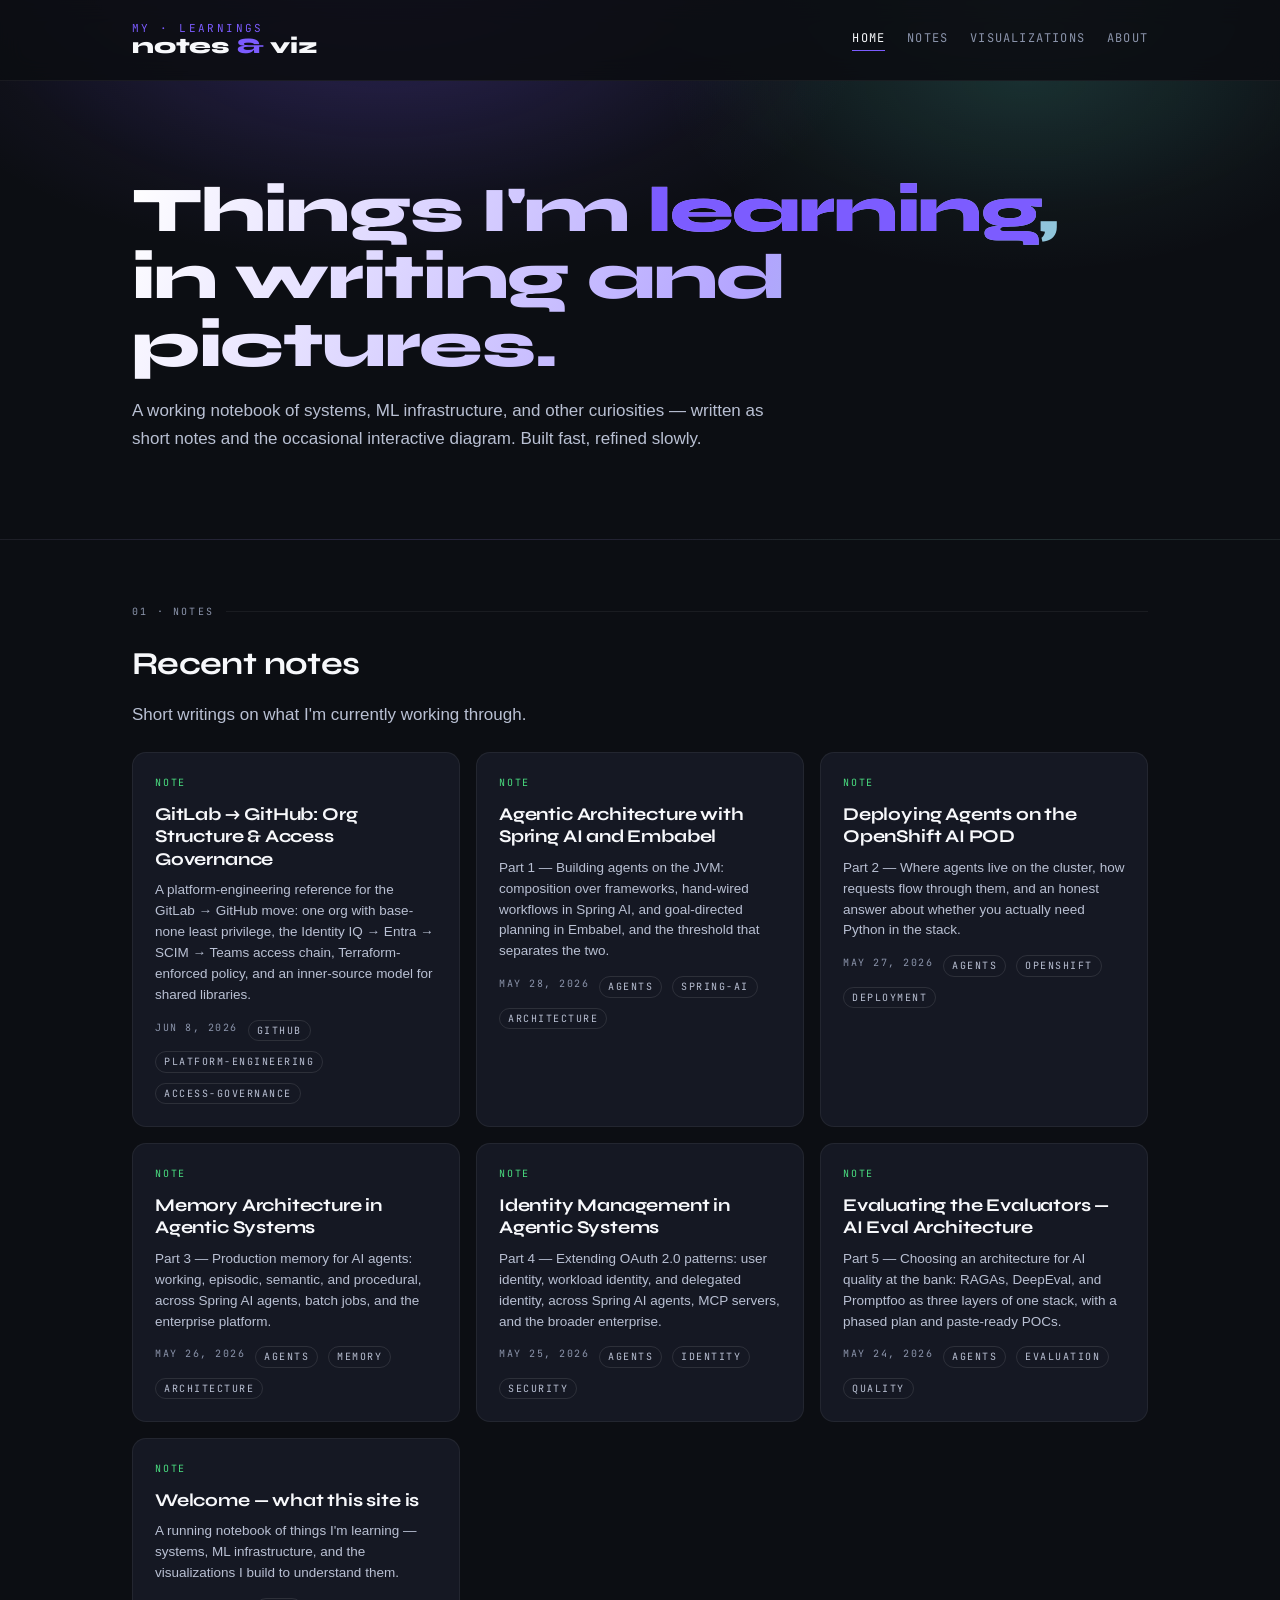
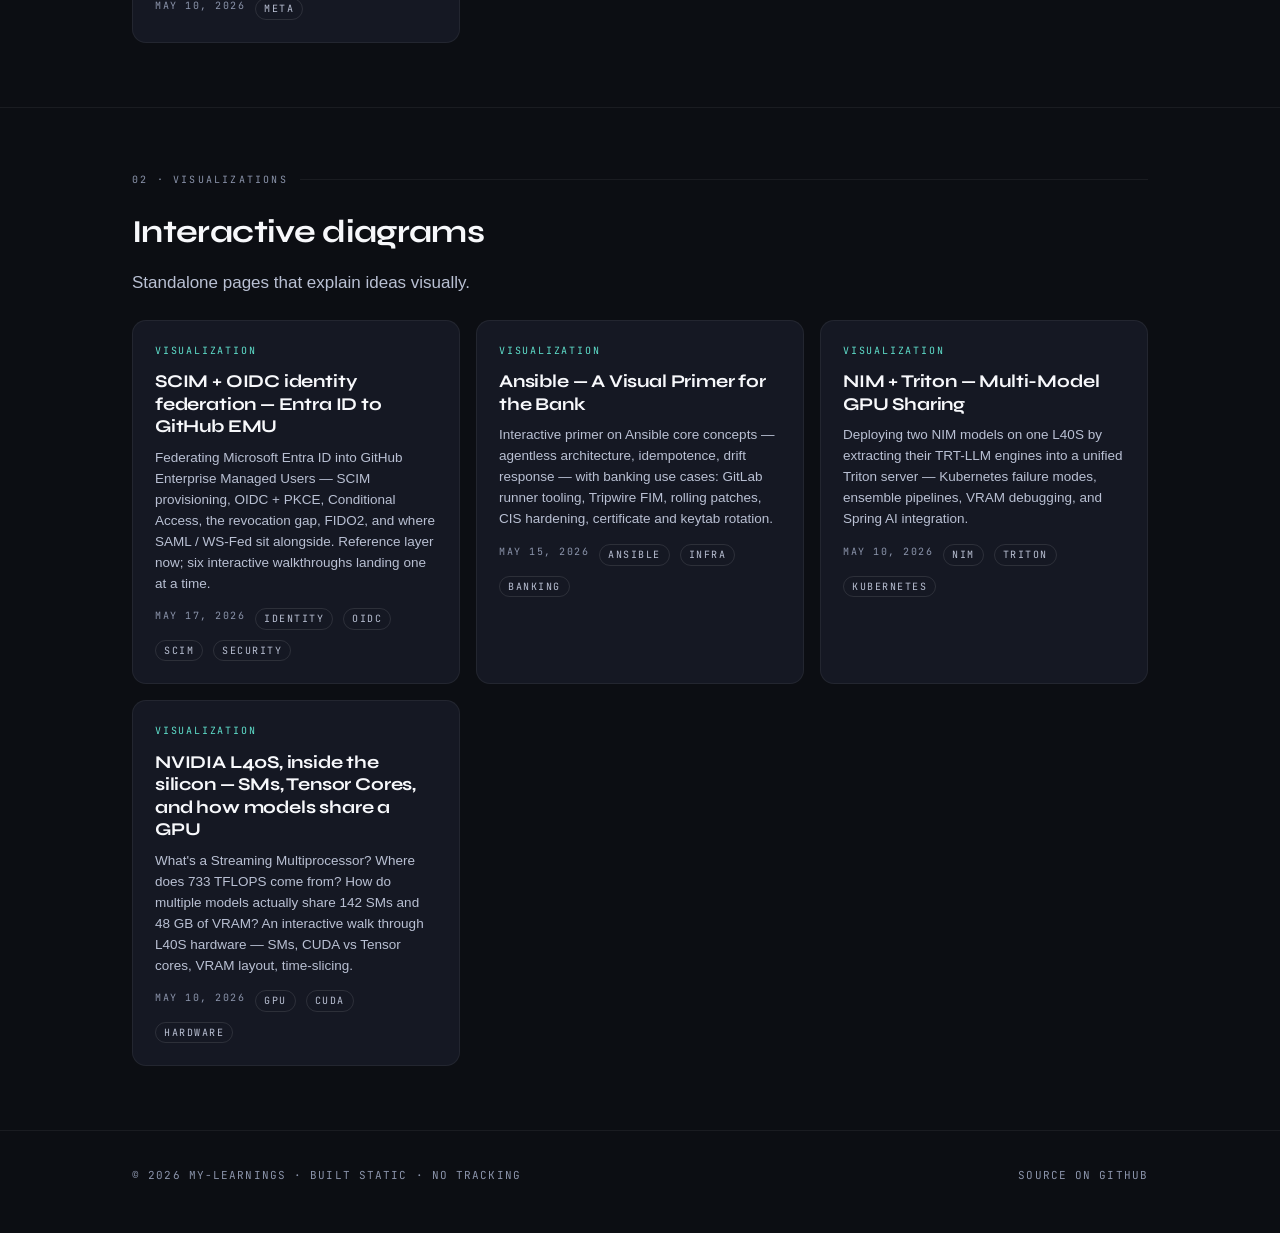
<file: index.html>
<!DOCTYPE html>
<html lang="en">
<head>
  <meta charset="UTF-8" />
  <meta name="viewport" content="width=device-width, initial-scale=1.0" />
  <title>my-learnings — notes & visualizations</title>
  <meta name="description" content="A running notebook of systems, ML infrastructure, and the visualizations I build to understand them." />
  <link rel="preconnect" href="https://fonts.googleapis.com" />
  <link rel="preconnect" href="https://fonts.gstatic.com" crossorigin />
  <link href="https://fonts.googleapis.com/css2?family=JetBrains+Mono:wght@300;400;600;700&family=Syne:wght@400;700;800&display=swap" rel="stylesheet" />
  <link rel="stylesheet" href="assets/css/base.css" />
</head>
<body>

  <header class="site-header">
    <div class="container">
      <a class="logo" href="./" style="text-decoration:none">
        <div class="logo-top">my · learnings</div>
        <div class="logo-main">notes <span>&</span> viz</div>
      </a>
      <nav class="nav" aria-label="Primary">
        <a href="./" class="active">Home</a>
        <a href="#posts">Notes</a>
        <a href="#viz">Visualizations</a>
        <a href="about.html">About</a>
      </nav>
    </div>
  </header>

  <main>
    <section class="hero">
      <div class="container">
        <h1>Things I'm <span>learning</span>, in writing and pictures.</h1>
        <p>
          A working notebook of systems, ML infrastructure, and other curiosities — written
          as short notes and the occasional interactive diagram. Built fast, refined slowly.
        </p>
      </div>
    </section>

    <section class="section" id="posts">
      <div class="container">
        <div class="sec-label">01 · Notes</div>
        <h2>Recent notes</h2>
        <p class="section-intro">Short writings on what I'm currently working through.</p>
        <div class="grid" id="posts-grid"></div>
      </div>
    </section>

    <section class="section" id="viz">
      <div class="container">
        <div class="sec-label">02 · Visualizations</div>
        <h2>Interactive diagrams</h2>
        <p class="section-intro">Standalone pages that explain ideas visually.</p>
        <div class="grid" id="viz-grid"></div>
      </div>
    </section>
  </main>

  <footer class="site-footer">
    <div class="container">
      <div>© <span id="year"></span> my-learnings · built static · no tracking</div>
      <div><a href="https://github.com/" target="_blank" rel="noopener">source on github</a></div>
    </div>
  </footer>

  <script>document.getElementById("year").textContent = new Date().getFullYear();</script>
  <script src="assets/js/posts.js"></script>
</body>
</html>
</file>
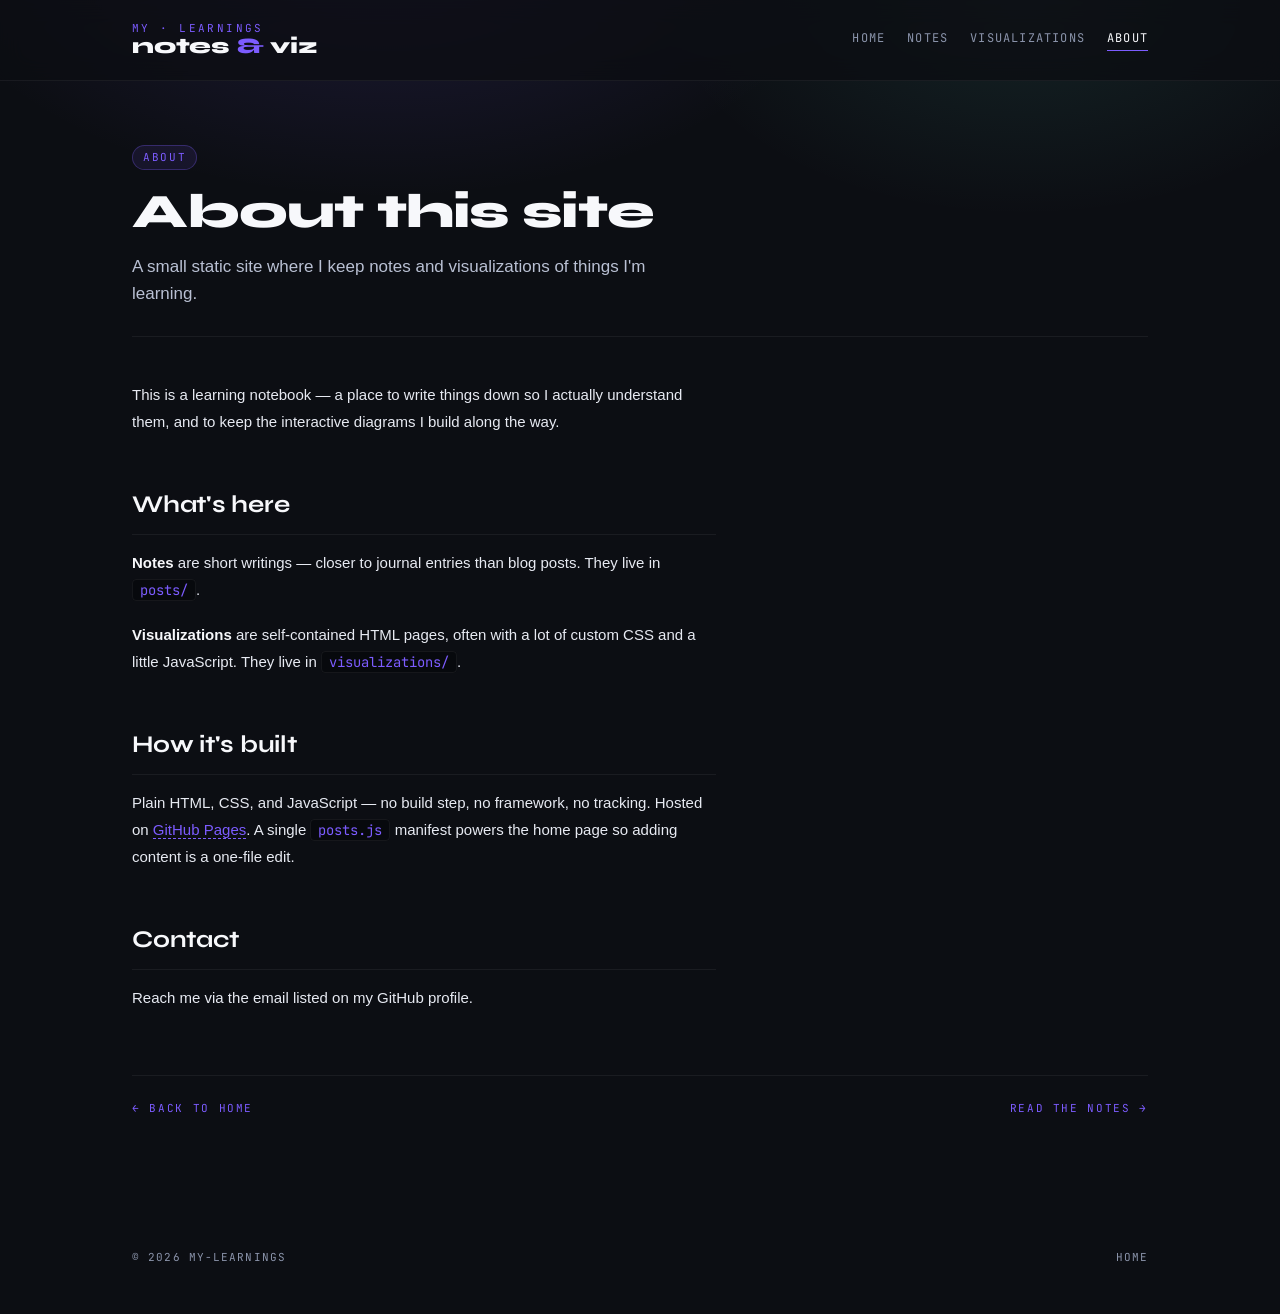
<file: about.html>
<!DOCTYPE html>
<html lang="en">
<head>
  <meta charset="UTF-8" />
  <meta name="viewport" content="width=device-width, initial-scale=1.0" />
  <title>About — my-learnings</title>
  <link rel="preconnect" href="https://fonts.googleapis.com" />
  <link rel="preconnect" href="https://fonts.gstatic.com" crossorigin />
  <link href="https://fonts.googleapis.com/css2?family=JetBrains+Mono:wght@300;400;600;700&family=Syne:wght@400;700;800&display=swap" rel="stylesheet" />
  <link rel="stylesheet" href="assets/css/base.css" />
  <link rel="stylesheet" href="assets/css/post.css" />
</head>
<body>

  <header class="site-header">
    <div class="container">
      <a class="logo" href="./" style="text-decoration:none">
        <div class="logo-top">my · learnings</div>
        <div class="logo-main">notes <span>&</span> viz</div>
      </a>
      <nav class="nav" aria-label="Primary">
        <a href="./">Home</a>
        <a href="./#posts">Notes</a>
        <a href="./#viz">Visualizations</a>
        <a href="about.html" class="active">About</a>
      </nav>
    </div>
  </header>

  <main class="post">
    <div class="container">
      <header class="post-header">
        <div class="post-meta">
          <span class="tag">About</span>
        </div>
        <h1 class="post-title">About this site</h1>
        <p class="post-subtitle">A small static site where I keep notes and visualizations of things I'm learning.</p>
      </header>

      <article class="post-body">
        <p>
          This is a learning notebook — a place to write things down so I actually understand
          them, and to keep the interactive diagrams I build along the way.
        </p>

        <h2>What's here</h2>
        <p>
          <strong>Notes</strong> are short writings — closer to journal entries than blog posts.
          They live in <code>posts/</code>.
        </p>
        <p>
          <strong>Visualizations</strong> are self-contained HTML pages, often with a lot of
          custom CSS and a little JavaScript. They live in <code>visualizations/</code>.
        </p>

        <h2>How it's built</h2>
        <p>
          Plain HTML, CSS, and JavaScript — no build step, no framework, no tracking.
          Hosted on <a href="https://pages.github.com/" target="_blank" rel="noopener">GitHub Pages</a>.
          A single <code>posts.js</code> manifest powers the home page so adding content is a
          one-file edit.
        </p>

        <h2>Contact</h2>
        <p>
          Reach me via the email listed on my GitHub profile.
        </p>
      </article>

      <nav class="post-nav">
        <a href="./">← Back to home</a>
        <a href="./#posts">Read the notes →</a>
      </nav>
    </div>
  </main>

  <footer class="site-footer">
    <div class="container">
      <div>© <span id="year"></span> my-learnings</div>
      <div><a href="./">home</a></div>
    </div>
  </footer>

  <script>document.getElementById("year").textContent = new Date().getFullYear();</script>
</body>
</html>
</file>
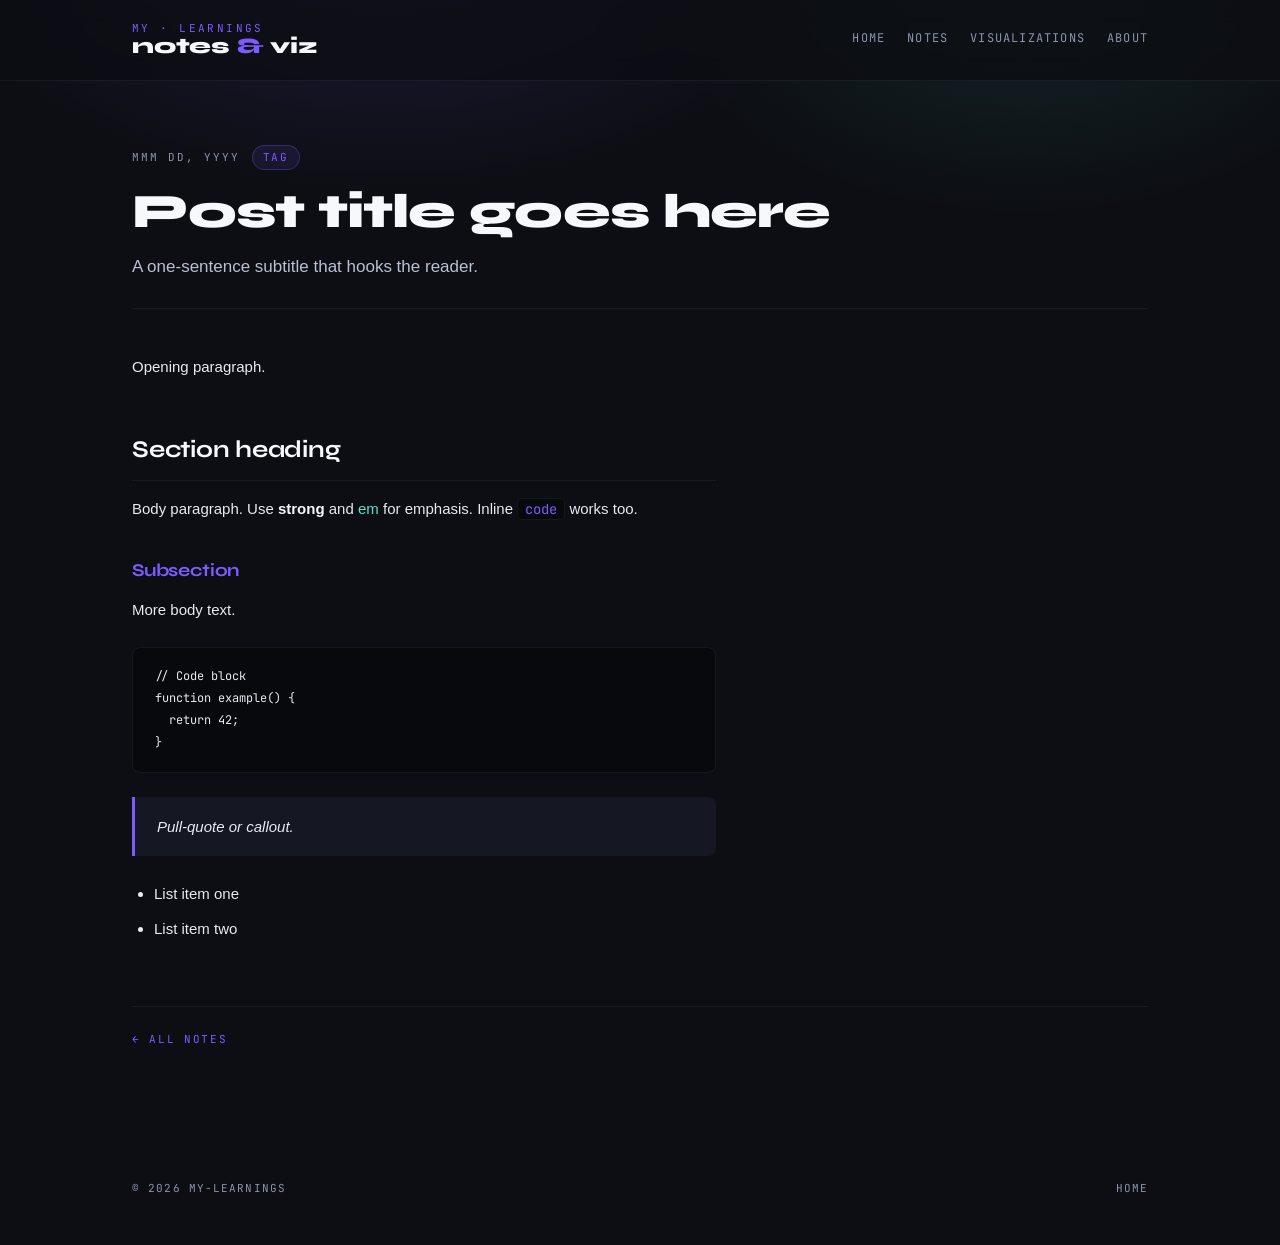
<file: posts/_template.html>
<!--
  POST TEMPLATE
  -------------
  1. Copy this file and rename it (e.g. `posts/my-new-note.html`).
  2. Replace the TITLE, DATE, SUBTITLE, TAGS, and BODY content below.
  3. Add a matching entry to `assets/js/posts.js` so it shows on the home page.
  Files starting with an underscore are convention-only — they are still served
  by GitHub Pages, so don't link to them publicly.
-->
<!DOCTYPE html>
<html lang="en">
<head>
  <meta charset="UTF-8" />
  <meta name="viewport" content="width=device-width, initial-scale=1.0" />
  <title>POST TITLE — my-learnings</title>
  <meta name="description" content="One-line summary." />
  <link rel="preconnect" href="https://fonts.googleapis.com" />
  <link rel="preconnect" href="https://fonts.gstatic.com" crossorigin />
  <link href="https://fonts.googleapis.com/css2?family=JetBrains+Mono:wght@300;400;600;700&family=Syne:wght@400;700;800&display=swap" rel="stylesheet" />
  <link rel="stylesheet" href="../assets/css/base.css" />
  <link rel="stylesheet" href="../assets/css/post.css" />
</head>
<body>

  <header class="site-header">
    <div class="container">
      <a class="logo" href="../" style="text-decoration:none">
        <div class="logo-top">my · learnings</div>
        <div class="logo-main">notes <span>&</span> viz</div>
      </a>
      <nav class="nav" aria-label="Primary">
        <a href="../">Home</a>
        <a href="../#posts">Notes</a>
        <a href="../#viz">Visualizations</a>
        <a href="../about.html">About</a>
      </nav>
    </div>
  </header>

  <main class="post">
    <div class="container">
      <header class="post-header">
        <div class="post-meta">
          <span>MMM DD, YYYY</span>
          <span class="tag">tag</span>
        </div>
        <h1 class="post-title">Post title goes here</h1>
        <p class="post-subtitle">A one-sentence subtitle that hooks the reader.</p>
      </header>

      <article class="post-body">
        <p>Opening paragraph.</p>

        <h2>Section heading</h2>
        <p>Body paragraph. Use <strong>strong</strong> and <em>em</em> for emphasis. Inline <code>code</code> works too.</p>

        <h3>Subsection</h3>
        <p>More body text.</p>

        <pre><code>// Code block
function example() {
  return 42;
}</code></pre>

        <blockquote>Pull-quote or callout.</blockquote>

        <ul>
          <li>List item one</li>
          <li>List item two</li>
        </ul>
      </article>

      <nav class="post-nav">
        <a href="../">← All notes</a>
      </nav>
    </div>
  </main>

  <footer class="site-footer">
    <div class="container">
      <div>© <span id="year"></span> my-learnings</div>
      <div><a href="../">home</a></div>
    </div>
  </footer>

  <script>document.getElementById("year").textContent = new Date().getFullYear();</script>
</body>
</html>
</file>
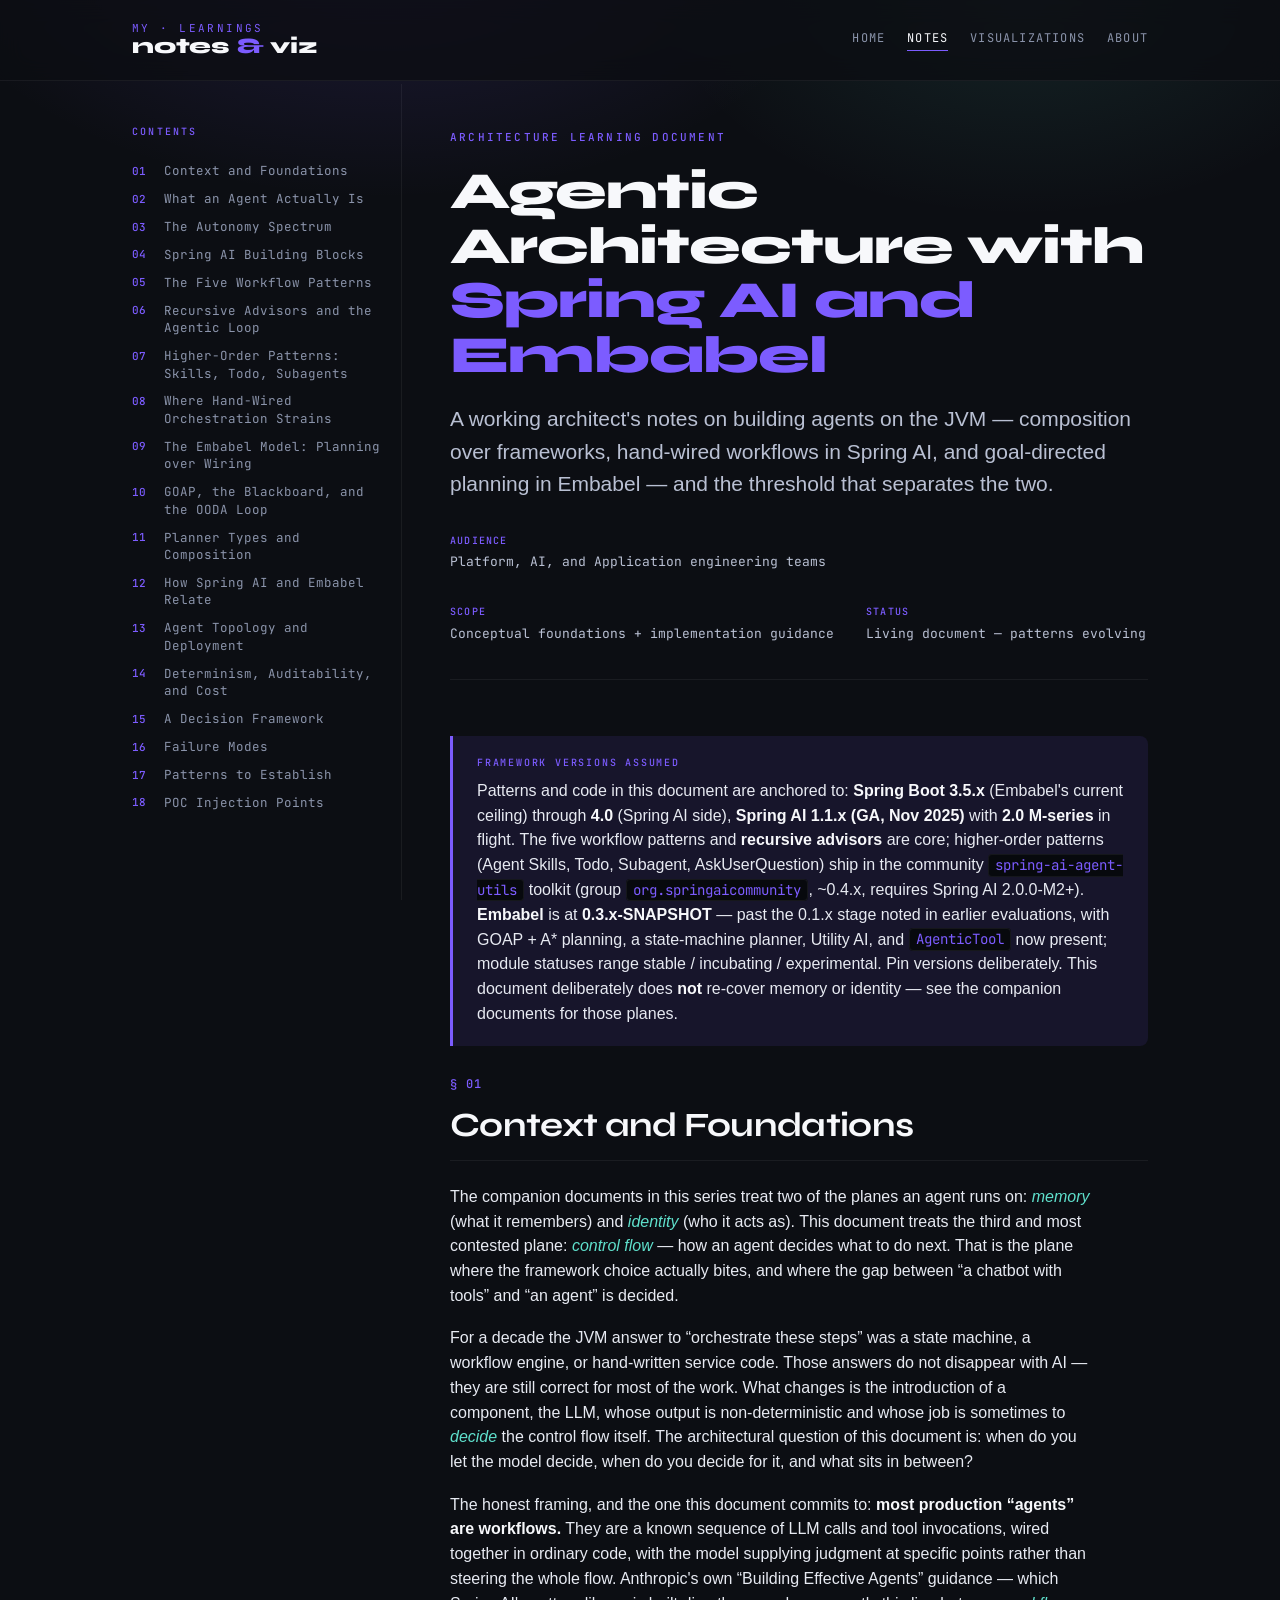
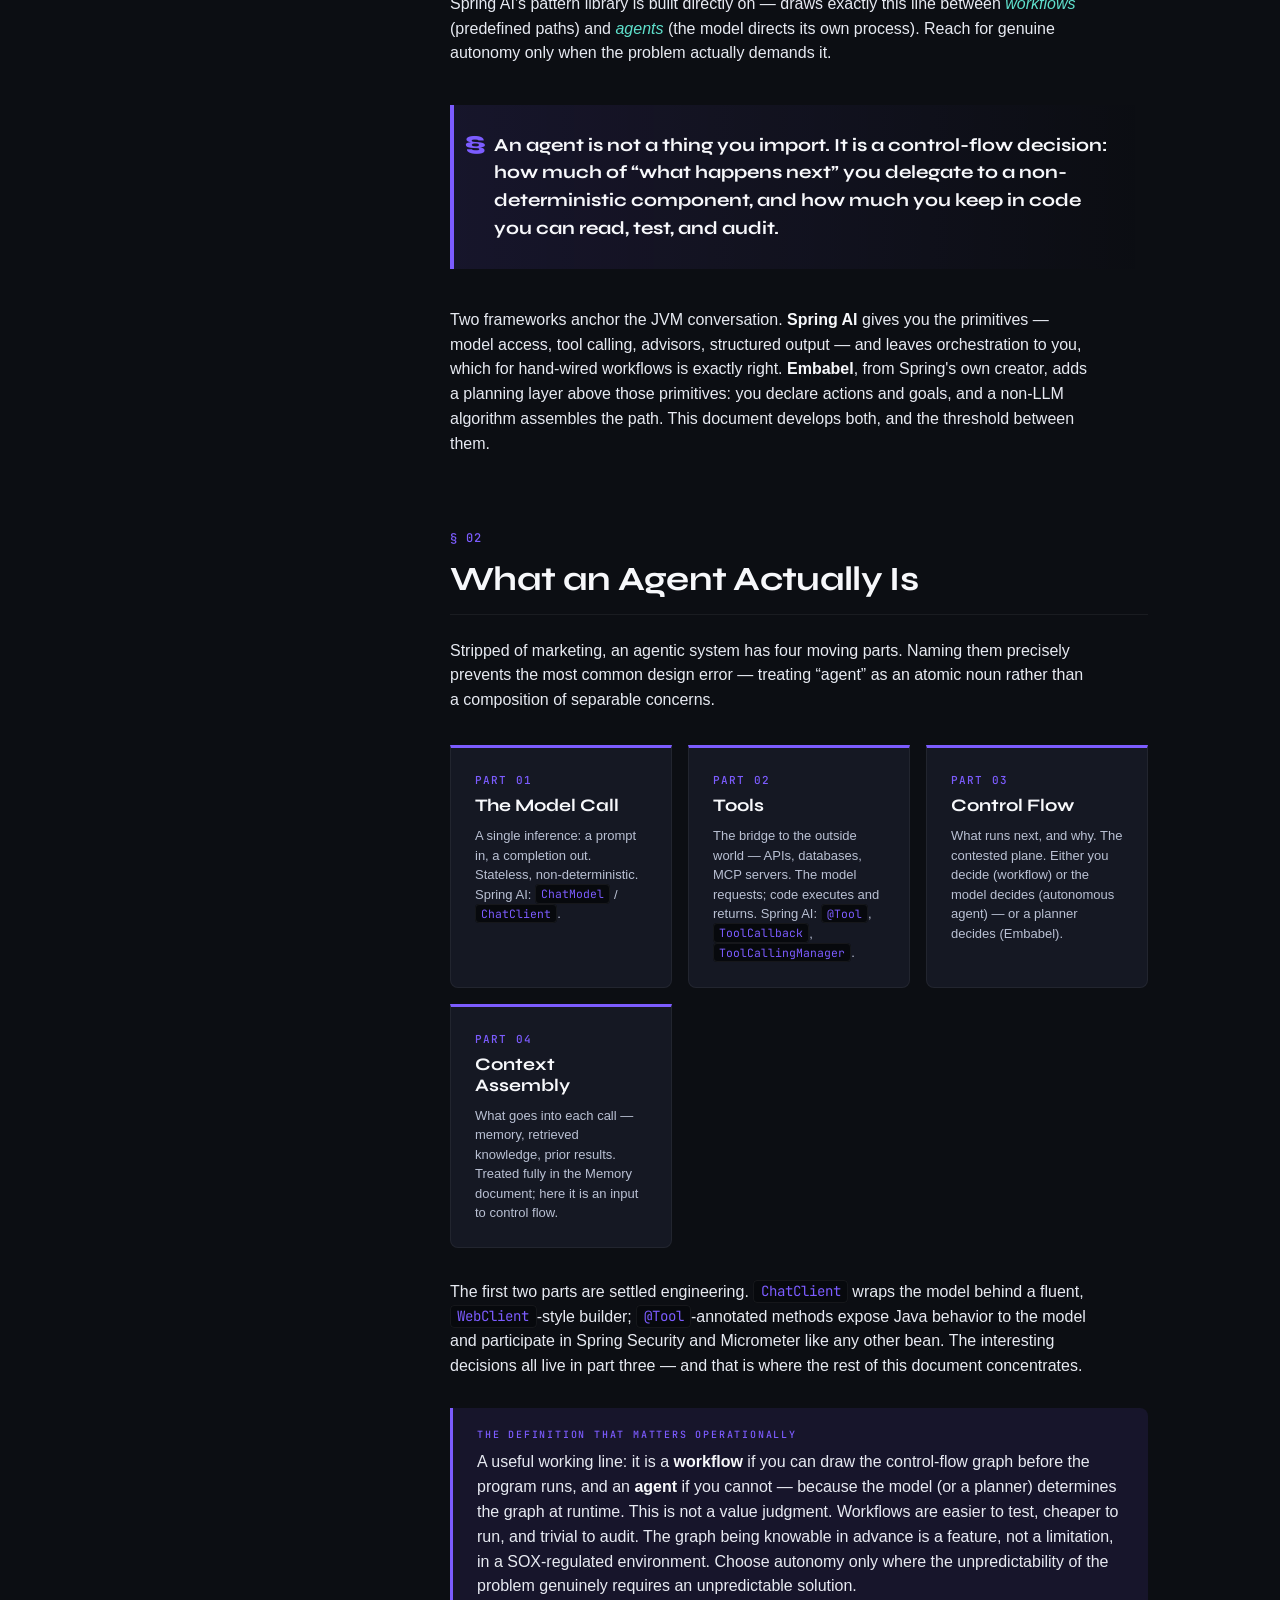
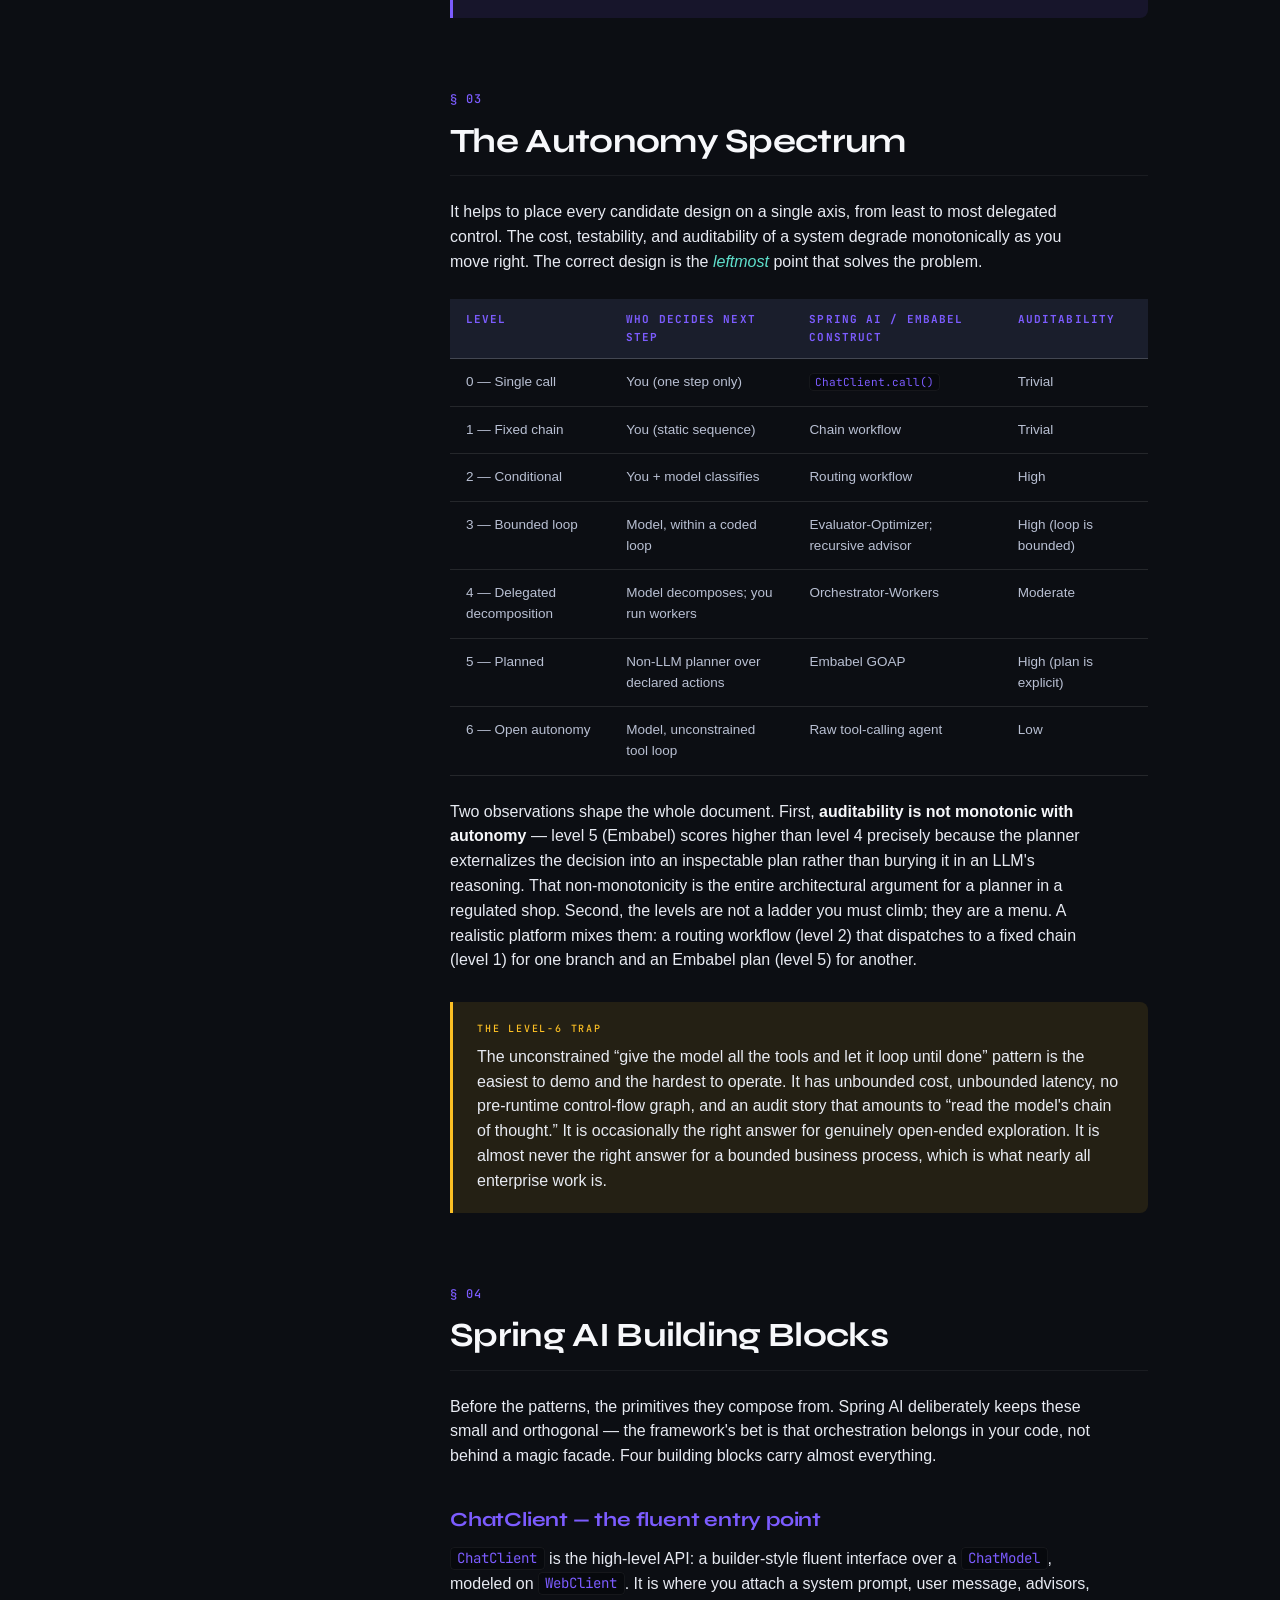
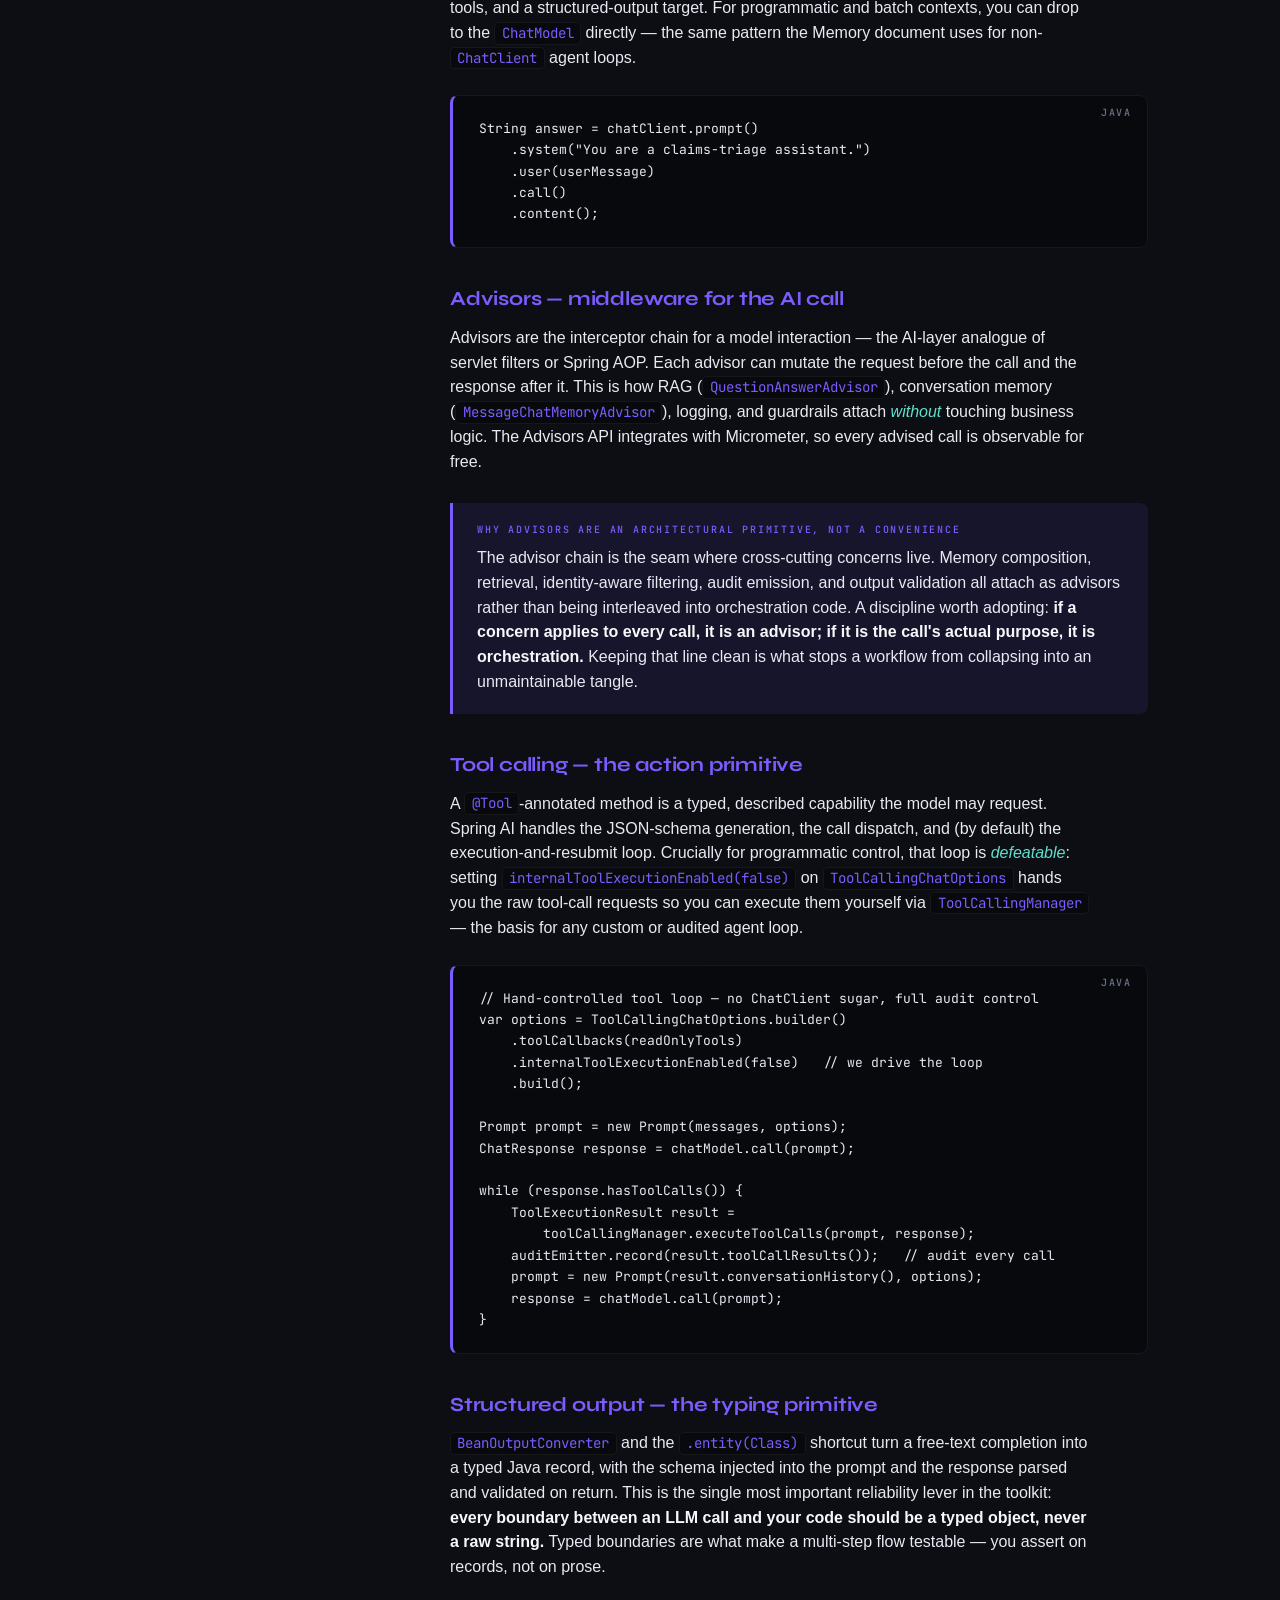
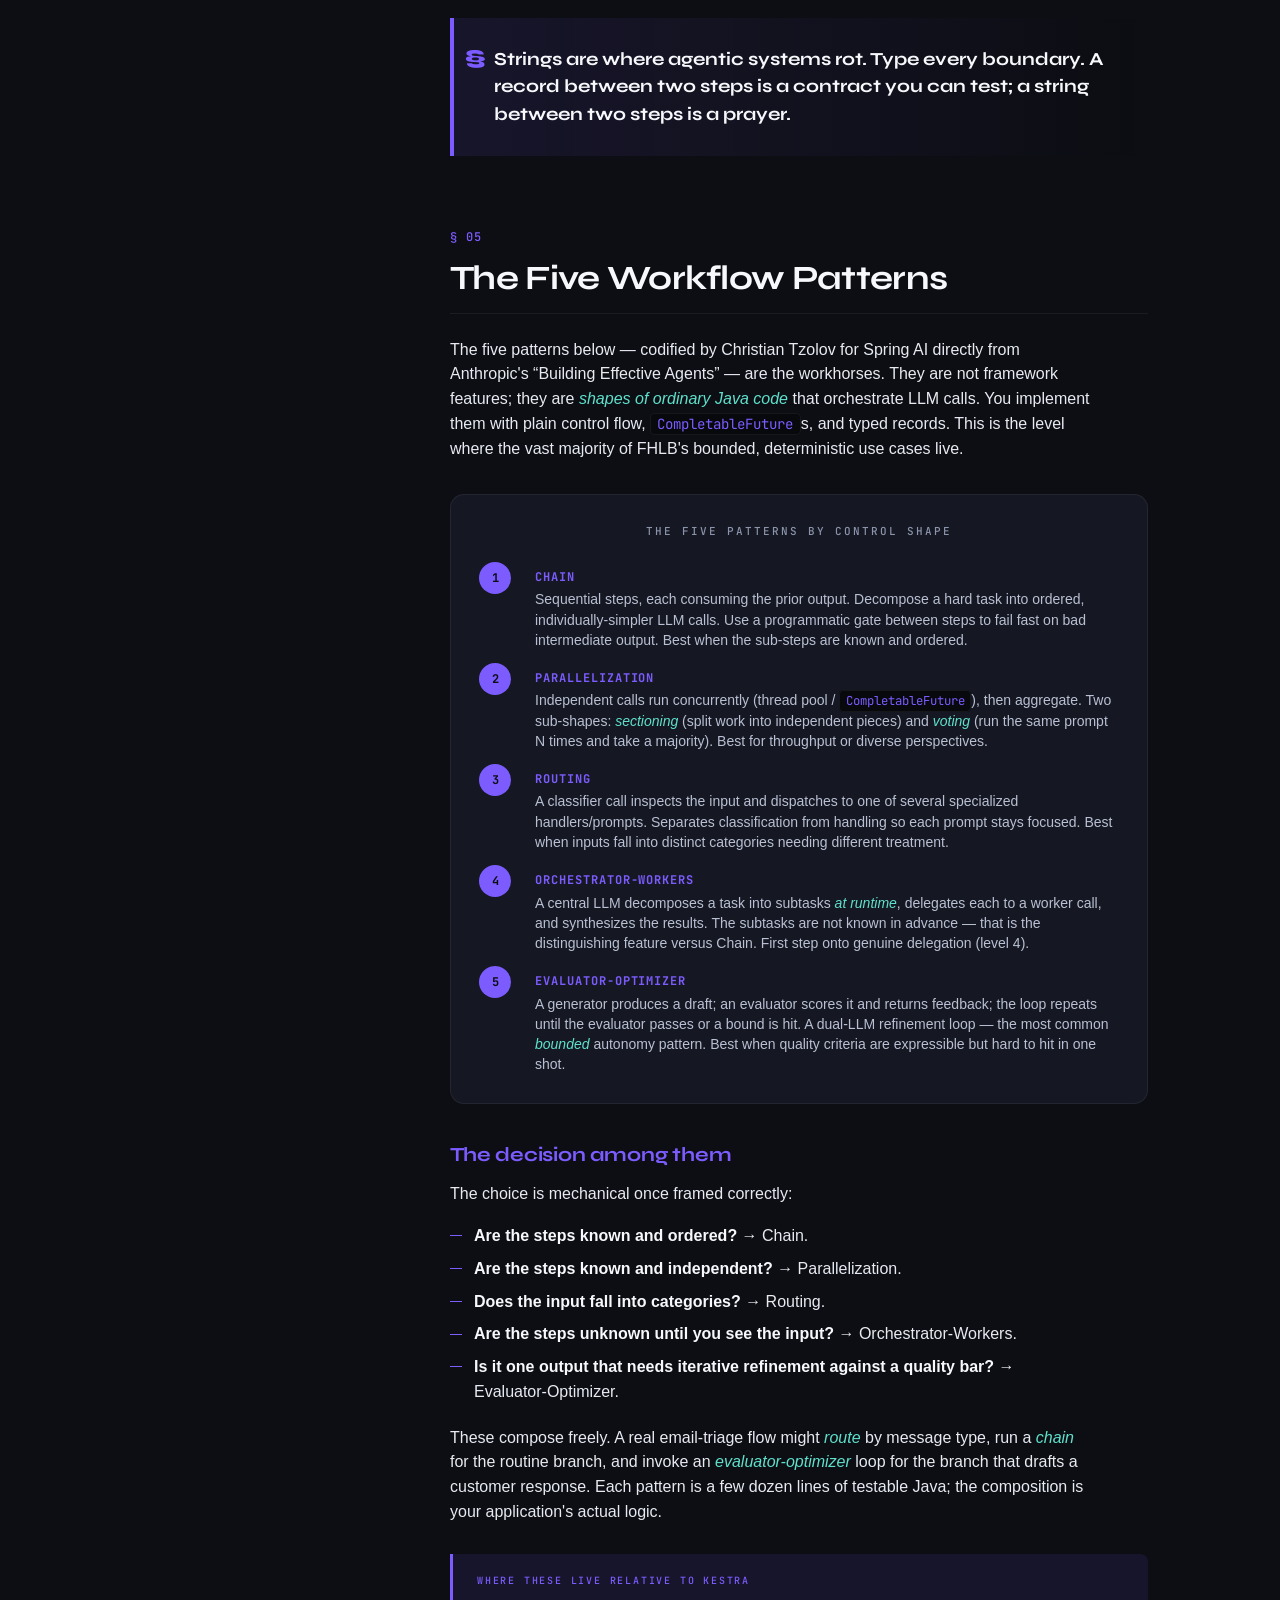
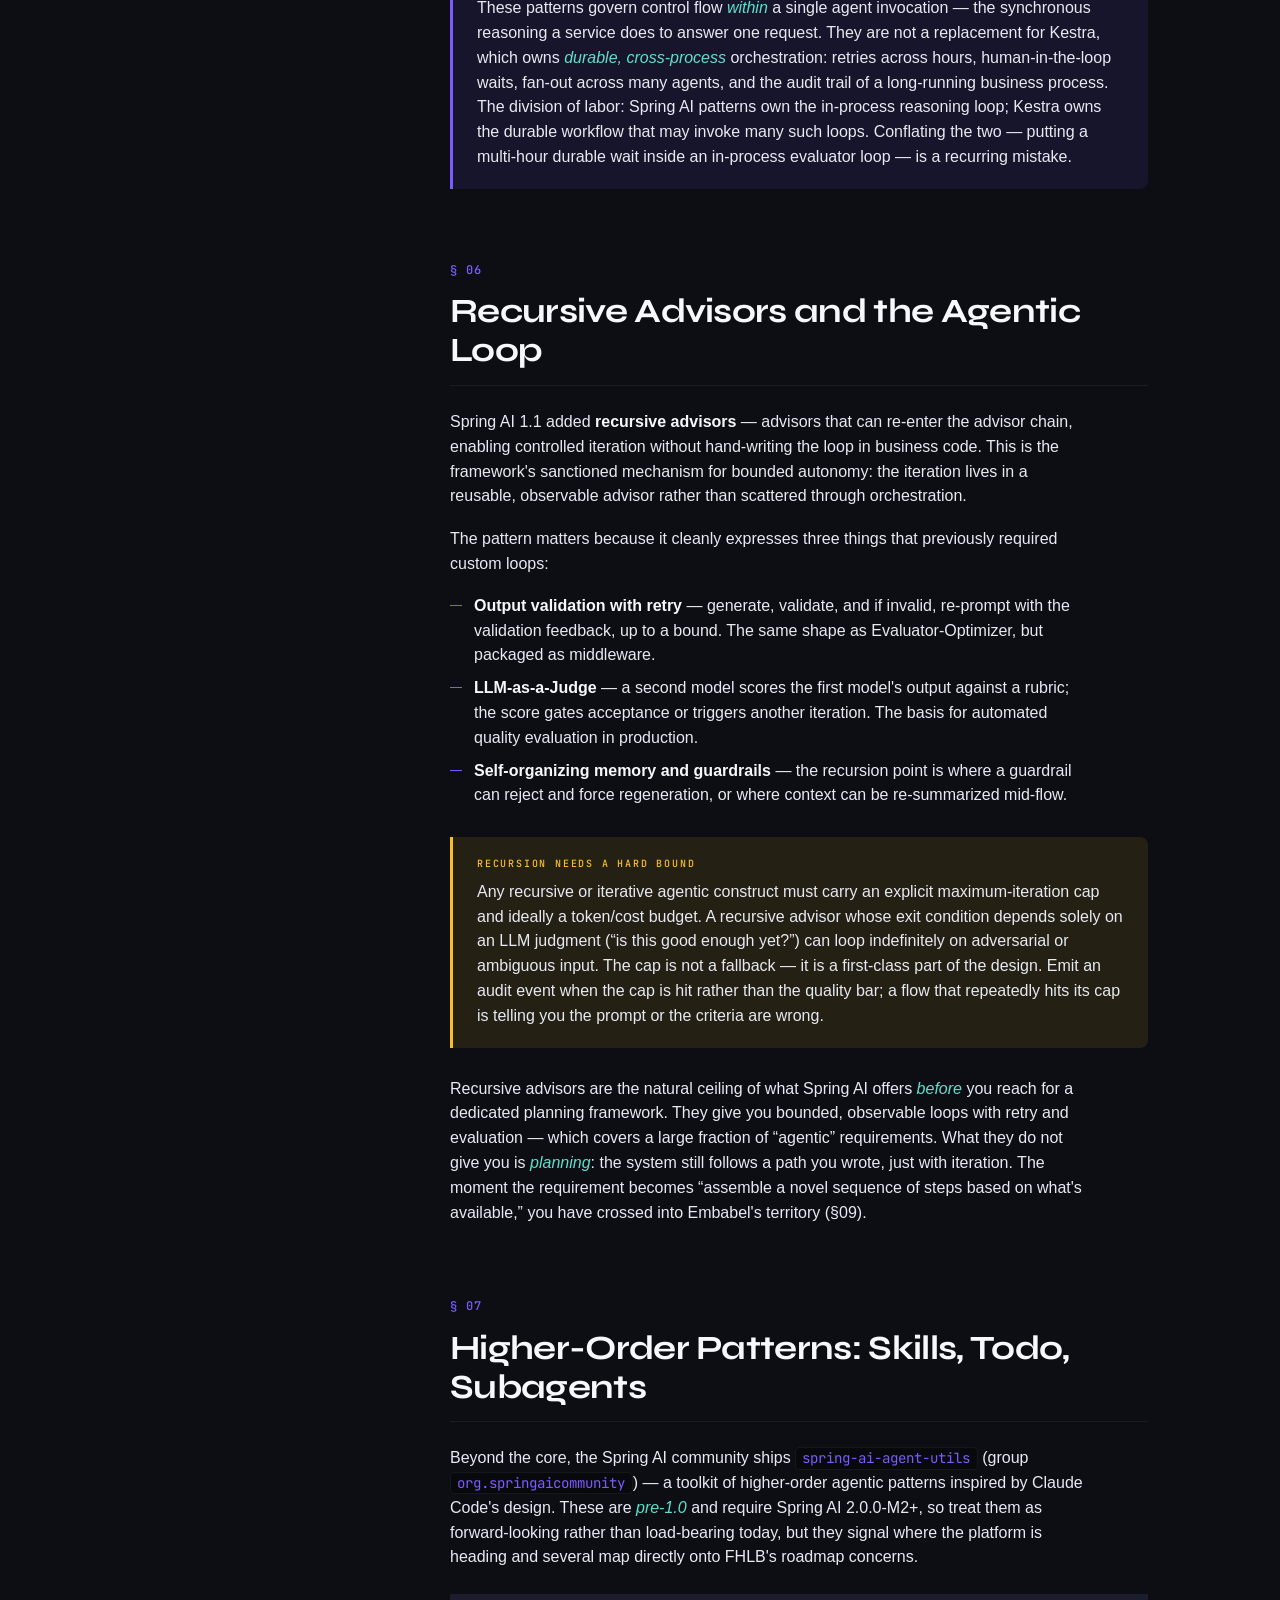
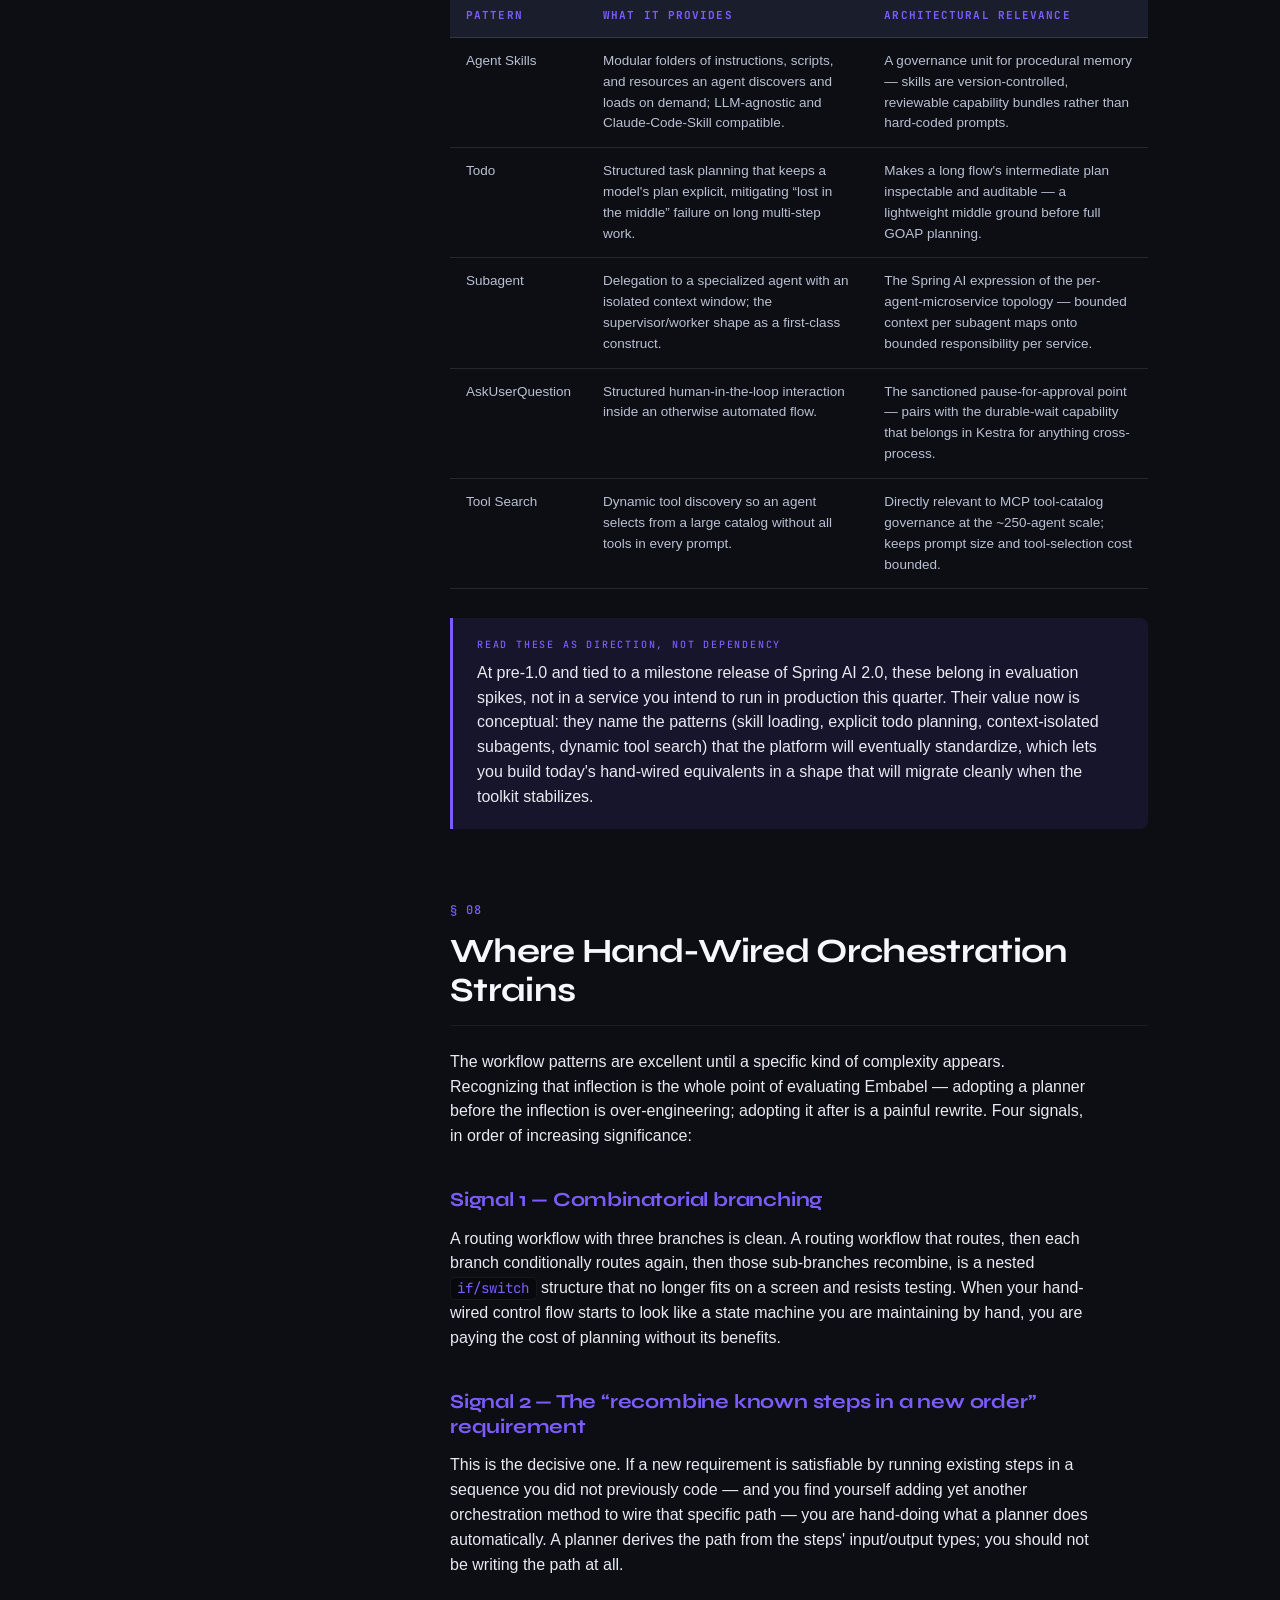
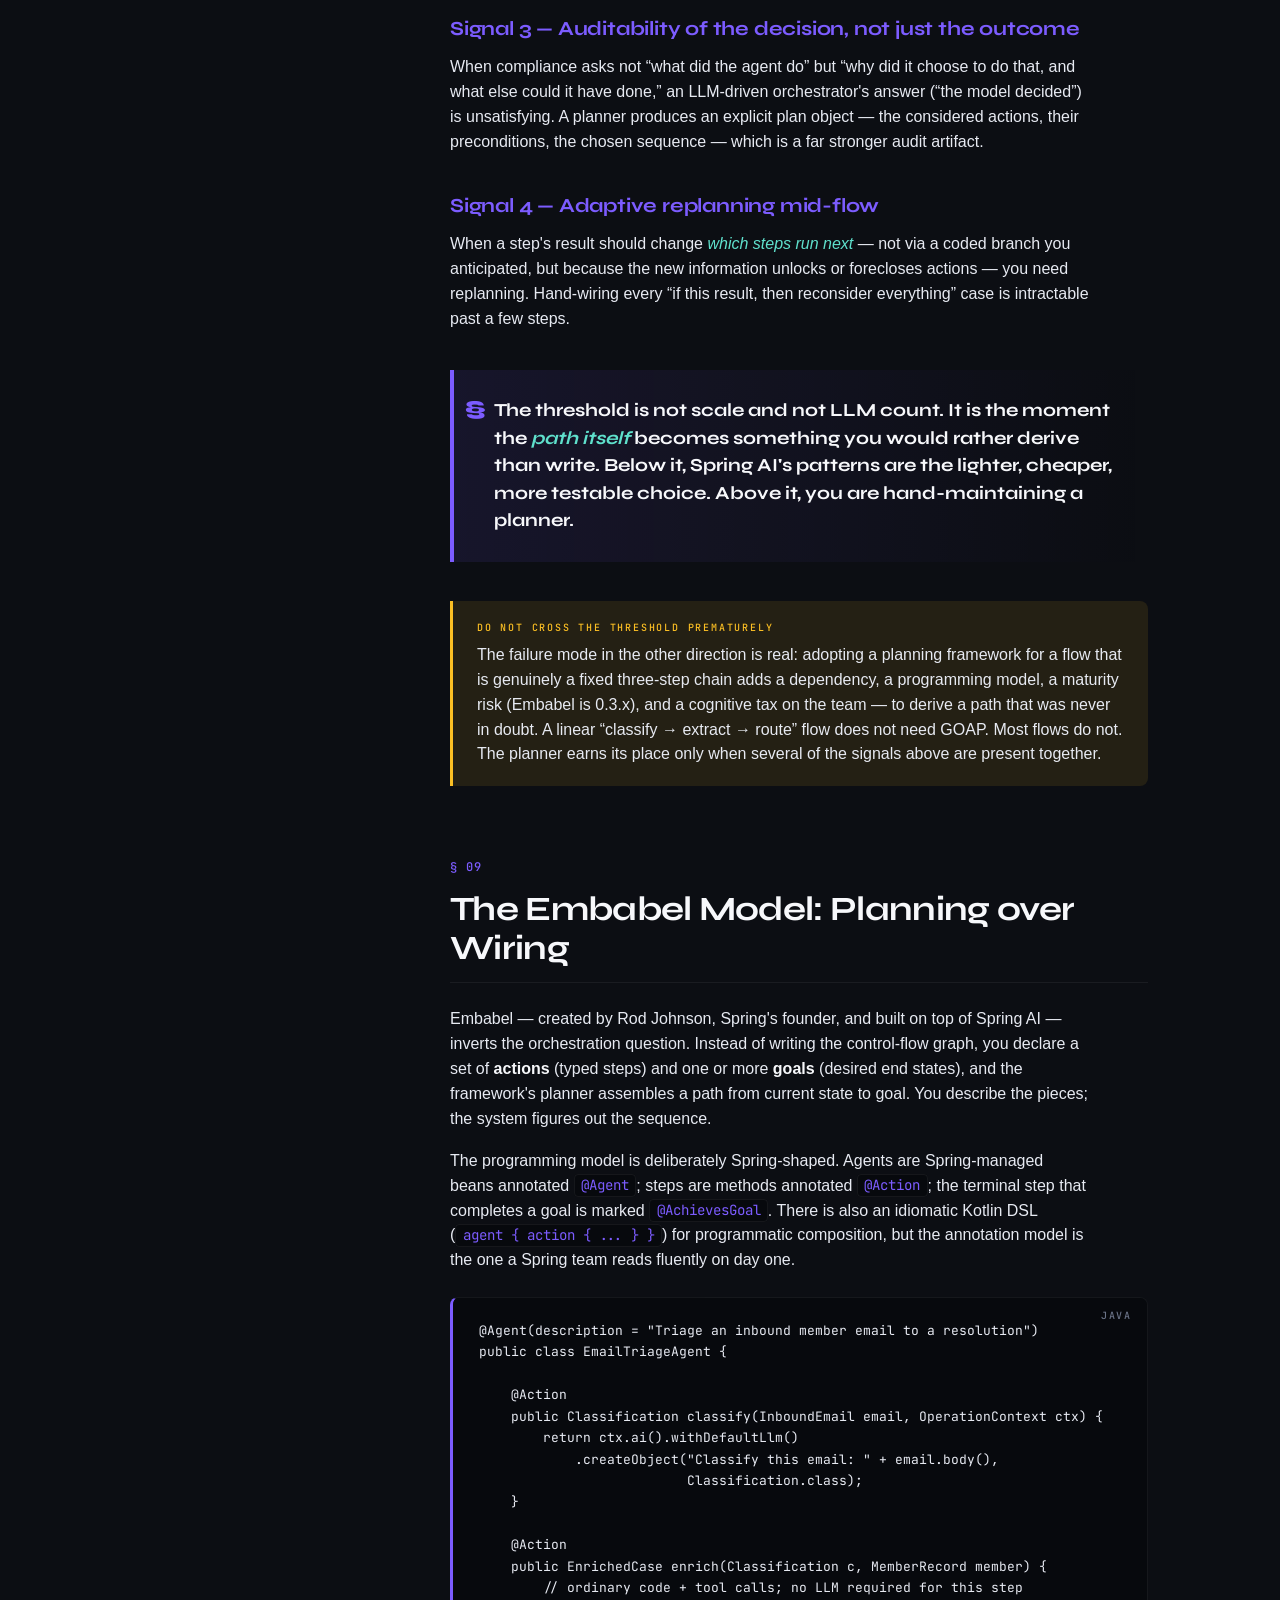
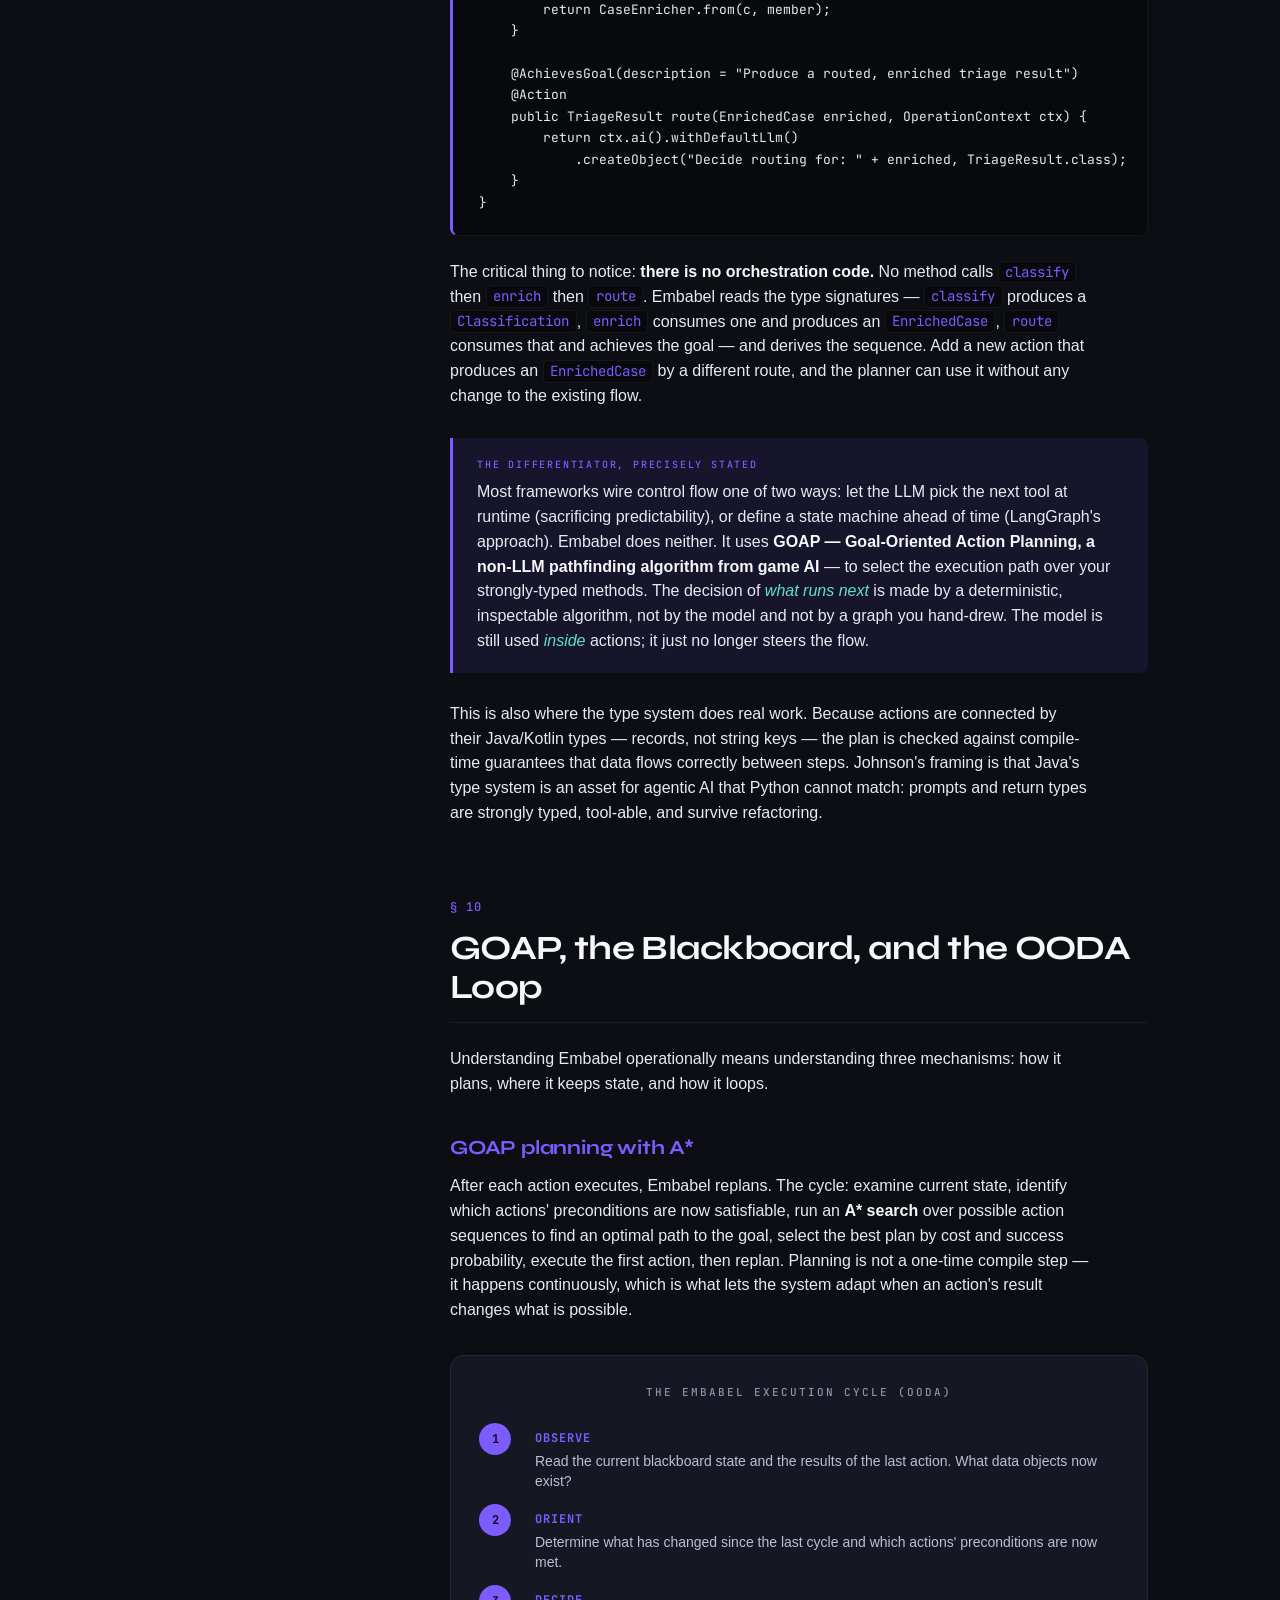
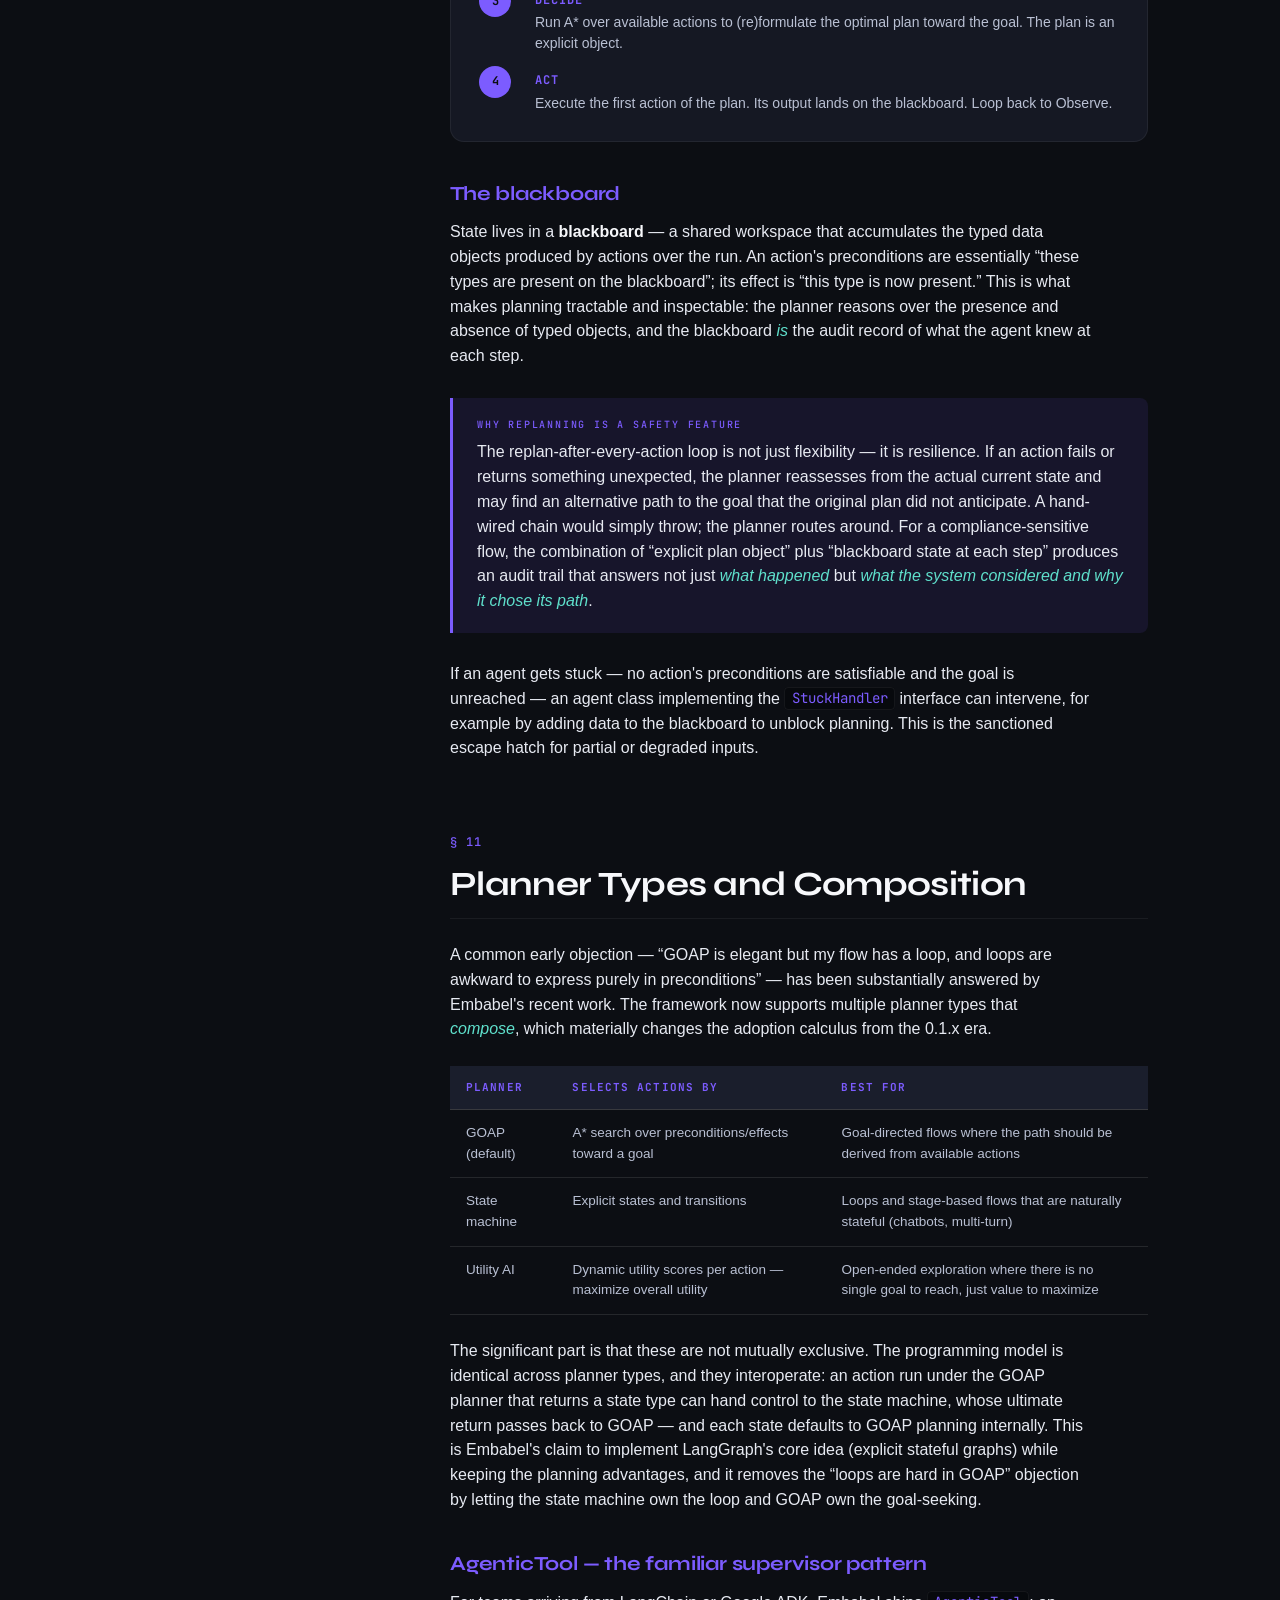
<file: posts/agentic-architecture-spring-ai-embabel.html>
<!DOCTYPE html>
<html lang="en">
<head>
<meta charset="UTF-8">
<meta name="viewport" content="width=device-width, initial-scale=1.0">
<title>Agentic Architecture with Spring AI and Embabel — my-learnings</title>
<link rel="preconnect" href="https://fonts.googleapis.com">
<link rel="preconnect" href="https://fonts.gstatic.com" crossorigin>
<link href="https://fonts.googleapis.com/css2?family=JetBrains+Mono:wght@300;400;600;700&family=Syne:wght@400;700;800&display=swap" rel="stylesheet" />
  <link rel="stylesheet" href="../assets/css/base.css" />
  <link rel="stylesheet" href="../assets/css/doc.css" />
</head>
<body>

<header class="site-header">
  <div class="container">
    <a class="logo" href="../" style="text-decoration:none">
      <div class="logo-top">my · learnings</div>
      <div class="logo-main">notes <span>&</span> viz</div>
    </a>
    <nav class="nav" aria-label="Primary">
      <a href="../">Home</a>
      <a href="../#posts" class="active">Notes</a>
      <a href="../#viz">Visualizations</a>
      <a href="../about.html">About</a>
    </nav>
  </div>
</header>

<div class="doc-layout">

<aside class="toc">
<span class="toc-label">Contents</span>
<ol>
  <li><a href="#context">Context and Foundations</a></li>
  <li><a href="#what-is-agent">What an Agent Actually Is</a></li>
  <li><a href="#autonomy">The Autonomy Spectrum</a></li>
  <li><a href="#building-blocks">Spring AI Building Blocks</a></li>
  <li><a href="#workflow-patterns">The Five Workflow Patterns</a></li>
  <li><a href="#recursive">Recursive Advisors and the Agentic Loop</a></li>
  <li><a href="#agent-utils">Higher-Order Patterns: Skills, Todo, Subagents</a></li>
  <li><a href="#limits">Where Hand-Wired Orchestration Strains</a></li>
  <li><a href="#embabel-model">The Embabel Model: Planning over Wiring</a></li>
  <li><a href="#goap">GOAP, the Blackboard, and the OODA Loop</a></li>
  <li><a href="#embabel-planners">Planner Types and Composition</a></li>
  <li><a href="#relationship">How Spring AI and Embabel Relate</a></li>
  <li><a href="#deployment">Agent Topology and Deployment</a></li>
  <li><a href="#auditability">Determinism, Auditability, and Cost</a></li>
  <li><a href="#decision">A Decision Framework</a></li>
  <li><a href="#failure">Failure Modes</a></li>
  <li><a href="#patterns">Patterns to Establish</a></li>
  <li><a href="#poc">POC Injection Points</a></li>
</ol>
</aside>

<main>

<header class="doc-header">
<div class="doc-eyebrow">Architecture Learning Document</div>
<h1>Agentic Architecture with <em>Spring AI and Embabel</em></h1>
<p class="lede">A working architect's notes on building agents on the JVM — composition over frameworks, hand-wired workflows in Spring AI, and goal-directed planning in Embabel — and the threshold that separates the two.</p>
<dl class="doc-meta">
  <div>
    <dt>Audience</dt>
    <dd>Platform, AI, and Application engineering teams</dd>
  </div>
  <div>
    <dt>Scope</dt>
    <dd>Conceptual foundations + implementation guidance</dd>
  </div>
  <div>
    <dt>Status</dt>
    <dd>Living document — patterns evolving</dd>
  </div>
</dl>
</header>

<div class="callout">
<span class="callout-label">Framework versions assumed</span>
<p>Patterns and code in this document are anchored to: <strong>Spring Boot 3.5.x</strong> (Embabel's current ceiling) through <strong>4.0</strong> (Spring AI side), <strong>Spring AI 1.1.x (GA, Nov 2025)</strong> with <strong>2.0 M-series</strong> in flight. The five workflow patterns and <strong>recursive advisors</strong> are core; higher-order patterns (Agent Skills, Todo, Subagent, AskUserQuestion) ship in the community <code>spring-ai-agent-utils</code> toolkit (group <code>org.springaicommunity</code>, ~0.4.x, requires Spring AI 2.0.0-M2+). <strong>Embabel</strong> is at <strong>0.3.x-SNAPSHOT</strong> — past the 0.1.x stage noted in earlier evaluations, with GOAP + A* planning, a state-machine planner, Utility AI, and <code>AgenticTool</code> now present; module statuses range stable / incubating / experimental. Pin versions deliberately. This document deliberately does <strong>not</strong> re-cover memory or identity — see the companion documents for those planes.</p>
</div>

<!-- ============ SECTION 1 ============ -->
<section id="context">
<span class="section-number">§ 01</span>
<h2>Context and Foundations</h2>

<p>The companion documents in this series treat two of the planes an agent runs on: <em>memory</em> (what it remembers) and <em>identity</em> (who it acts as). This document treats the third and most contested plane: <em>control flow</em> — how an agent decides what to do next. That is the plane where the framework choice actually bites, and where the gap between &ldquo;a chatbot with tools&rdquo; and &ldquo;an agent&rdquo; is decided.</p>

<p>For a decade the JVM answer to &ldquo;orchestrate these steps&rdquo; was a state machine, a workflow engine, or hand-written service code. Those answers do not disappear with AI — they are still correct for most of the work. What changes is the introduction of a component, the LLM, whose output is non-deterministic and whose job is sometimes to <em>decide</em> the control flow itself. The architectural question of this document is: when do you let the model decide, when do you decide for it, and what sits in between?</p>

<p>The honest framing, and the one this document commits to: <strong>most production &ldquo;agents&rdquo; are workflows.</strong> They are a known sequence of LLM calls and tool invocations, wired together in ordinary code, with the model supplying judgment at specific points rather than steering the whole flow. Anthropic's own &ldquo;Building Effective Agents&rdquo; guidance — which Spring AI's pattern library is built directly on — draws exactly this line between <em>workflows</em> (predefined paths) and <em>agents</em> (the model directs its own process). Reach for genuine autonomy only when the problem actually demands it.</p>

<div class="principle">
<p>An agent is not a thing you import. It is a control-flow decision: how much of &ldquo;what happens next&rdquo; you delegate to a non-deterministic component, and how much you keep in code you can read, test, and audit.</p>
</div>

<p>Two frameworks anchor the JVM conversation. <strong>Spring AI</strong> gives you the primitives — model access, tool calling, advisors, structured output — and leaves orchestration to you, which for hand-wired workflows is exactly right. <strong>Embabel</strong>, from Spring's own creator, adds a planning layer above those primitives: you declare actions and goals, and a non-LLM algorithm assembles the path. This document develops both, and the threshold between them.</p>
</section>

<!-- ============ SECTION 2 ============ -->
<section id="what-is-agent">
<span class="section-number">§ 02</span>
<h2>What an Agent Actually Is</h2>

<p>Stripped of marketing, an agentic system has four moving parts. Naming them precisely prevents the most common design error — treating &ldquo;agent&rdquo; as an atomic noun rather than a composition of separable concerns.</p>

<div class="planes">
  <div class="plane">
    <div class="plane-num">PART 01</div>
    <div class="plane-title">The Model Call</div>
    <div class="plane-desc">A single inference: a prompt in, a completion out. Stateless, non-deterministic. Spring AI: <code>ChatModel</code> / <code>ChatClient</code>.</div>
  </div>
  <div class="plane">
    <div class="plane-num">PART 02</div>
    <div class="plane-title">Tools</div>
    <div class="plane-desc">The bridge to the outside world — APIs, databases, MCP servers. The model requests; code executes and returns. Spring AI: <code>@Tool</code>, <code>ToolCallback</code>, <code>ToolCallingManager</code>.</div>
  </div>
  <div class="plane">
    <div class="plane-num">PART 03</div>
    <div class="plane-title">Control Flow</div>
    <div class="plane-desc">What runs next, and why. The contested plane. Either you decide (workflow) or the model decides (autonomous agent) — or a planner decides (Embabel).</div>
  </div>
  <div class="plane">
    <div class="plane-num">PART 04</div>
    <div class="plane-title">Context Assembly</div>
    <div class="plane-desc">What goes into each call — memory, retrieved knowledge, prior results. Treated fully in the Memory document; here it is an input to control flow.</div>
  </div>
</div>

<p>The first two parts are settled engineering. <code>ChatClient</code> wraps the model behind a fluent, <code>WebClient</code>-style builder; <code>@Tool</code>-annotated methods expose Java behavior to the model and participate in Spring Security and Micrometer like any other bean. The interesting decisions all live in part three — and that is where the rest of this document concentrates.</p>

<div class="callout">
<span class="callout-label">The definition that matters operationally</span>
<p>A useful working line: it is a <strong>workflow</strong> if you can draw the control-flow graph before the program runs, and an <strong>agent</strong> if you cannot — because the model (or a planner) determines the graph at runtime. This is not a value judgment. Workflows are easier to test, cheaper to run, and trivial to audit. The graph being knowable in advance is a feature, not a limitation, in a SOX-regulated environment. Choose autonomy only where the unpredictability of the problem genuinely requires an unpredictable solution.</p>
</div>
</section>

<!-- ============ SECTION 3 ============ -->
<section id="autonomy">
<span class="section-number">§ 03</span>
<h2>The Autonomy Spectrum</h2>

<p>It helps to place every candidate design on a single axis, from least to most delegated control. The cost, testability, and auditability of a system degrade monotonically as you move right. The correct design is the <em>leftmost</em> point that solves the problem.</p>

<table>
  <thead>
    <tr><th>Level</th><th>Who decides next step</th><th>Spring AI / Embabel construct</th><th>Auditability</th></tr>
  </thead>
  <tbody>
    <tr><td>0 — Single call</td><td>You (one step only)</td><td><code>ChatClient.call()</code></td><td>Trivial</td></tr>
    <tr><td>1 — Fixed chain</td><td>You (static sequence)</td><td>Chain workflow</td><td>Trivial</td></tr>
    <tr><td>2 — Conditional</td><td>You + model classifies</td><td>Routing workflow</td><td>High</td></tr>
    <tr><td>3 — Bounded loop</td><td>Model, within a coded loop</td><td>Evaluator-Optimizer; recursive advisor</td><td>High (loop is bounded)</td></tr>
    <tr><td>4 — Delegated decomposition</td><td>Model decomposes; you run workers</td><td>Orchestrator-Workers</td><td>Moderate</td></tr>
    <tr><td>5 — Planned</td><td>Non-LLM planner over declared actions</td><td>Embabel GOAP</td><td>High (plan is explicit)</td></tr>
    <tr><td>6 — Open autonomy</td><td>Model, unconstrained tool loop</td><td>Raw tool-calling agent</td><td>Low</td></tr>
  </tbody>
</table>

<p>Two observations shape the whole document. First, <strong>auditability is not monotonic with autonomy</strong> — level 5 (Embabel) scores higher than level 4 precisely because the planner externalizes the decision into an inspectable plan rather than burying it in an LLM's reasoning. That non-monotonicity is the entire architectural argument for a planner in a regulated shop. Second, the levels are not a ladder you must climb; they are a menu. A realistic platform mixes them: a routing workflow (level 2) that dispatches to a fixed chain (level 1) for one branch and an Embabel plan (level 5) for another.</p>

<div class="callout warn">
<span class="callout-label">The level-6 trap</span>
<p>The unconstrained &ldquo;give the model all the tools and let it loop until done&rdquo; pattern is the easiest to demo and the hardest to operate. It has unbounded cost, unbounded latency, no pre-runtime control-flow graph, and an audit story that amounts to &ldquo;read the model's chain of thought.&rdquo; It is occasionally the right answer for genuinely open-ended exploration. It is almost never the right answer for a bounded business process, which is what nearly all enterprise work is.</p>
</div>
</section>
<!-- ============ SECTION 4 ============ -->
<section id="building-blocks">
<span class="section-number">§ 04</span>
<h2>Spring AI Building Blocks</h2>

<p>Before the patterns, the primitives they compose from. Spring AI deliberately keeps these small and orthogonal — the framework's bet is that orchestration belongs in your code, not behind a magic facade. Four building blocks carry almost everything.</p>

<h3>ChatClient — the fluent entry point</h3>

<p><code>ChatClient</code> is the high-level API: a builder-style fluent interface over a <code>ChatModel</code>, modeled on <code>WebClient</code>. It is where you attach a system prompt, user message, advisors, tools, and a structured-output target. For programmatic and batch contexts, you can drop to the <code>ChatModel</code> directly — the same pattern the Memory document uses for non-<code>ChatClient</code> agent loops.</p>

<pre data-lang="Java"><code>String answer = chatClient.prompt()
    .system("You are a claims-triage assistant.")
    .user(userMessage)
    .call()
    .content();</code></pre>

<h3>Advisors — middleware for the AI call</h3>

<p>Advisors are the interceptor chain for a model interaction — the AI-layer analogue of servlet filters or Spring AOP. Each advisor can mutate the request before the call and the response after it. This is how RAG (<code>QuestionAnswerAdvisor</code>), conversation memory (<code>MessageChatMemoryAdvisor</code>), logging, and guardrails attach <em>without</em> touching business logic. The Advisors API integrates with Micrometer, so every advised call is observable for free.</p>

<div class="callout">
<span class="callout-label">Why advisors are an architectural primitive, not a convenience</span>
<p>The advisor chain is the seam where cross-cutting concerns live. Memory composition, retrieval, identity-aware filtering, audit emission, and output validation all attach as advisors rather than being interleaved into orchestration code. A discipline worth adopting: <strong>if a concern applies to every call, it is an advisor; if it is the call's actual purpose, it is orchestration.</strong> Keeping that line clean is what stops a workflow from collapsing into an unmaintainable tangle.</p>
</div>

<h3>Tool calling — the action primitive</h3>

<p>A <code>@Tool</code>-annotated method is a typed, described capability the model may request. Spring AI handles the JSON-schema generation, the call dispatch, and (by default) the execution-and-resubmit loop. Crucially for programmatic control, that loop is <em>defeatable</em>: setting <code>internalToolExecutionEnabled(false)</code> on <code>ToolCallingChatOptions</code> hands you the raw tool-call requests so you can execute them yourself via <code>ToolCallingManager</code> — the basis for any custom or audited agent loop.</p>

<pre data-lang="Java"><code>// Hand-controlled tool loop — no ChatClient sugar, full audit control
var options = ToolCallingChatOptions.builder()
    .toolCallbacks(readOnlyTools)
    .internalToolExecutionEnabled(false)   // we drive the loop
    .build();

Prompt prompt = new Prompt(messages, options);
ChatResponse response = chatModel.call(prompt);

while (response.hasToolCalls()) {
    ToolExecutionResult result =
        toolCallingManager.executeToolCalls(prompt, response);
    auditEmitter.record(result.toolCallResults());   // audit every call
    prompt = new Prompt(result.conversationHistory(), options);
    response = chatModel.call(prompt);
}</code></pre>

<h3>Structured output — the typing primitive</h3>

<p><code>BeanOutputConverter</code> and the <code>.entity(Class)</code> shortcut turn a free-text completion into a typed Java record, with the schema injected into the prompt and the response parsed and validated on return. This is the single most important reliability lever in the toolkit: <strong>every boundary between an LLM call and your code should be a typed object, never a raw string.</strong> Typed boundaries are what make a multi-step flow testable — you assert on records, not on prose.</p>

<div class="principle">
<p>Strings are where agentic systems rot. Type every boundary. A record between two steps is a contract you can test; a string between two steps is a prayer.</p>
</div>
</section>

<!-- ============ SECTION 5 ============ -->
<section id="workflow-patterns">
<span class="section-number">§ 05</span>
<h2>The Five Workflow Patterns</h2>

<p>The five patterns below — codified by Christian Tzolov for Spring AI directly from Anthropic's &ldquo;Building Effective Agents&rdquo; — are the workhorses. They are not framework features; they are <em>shapes of ordinary Java code</em> that orchestrate LLM calls. You implement them with plain control flow, <code>CompletableFuture</code>s, and typed records. This is the level where the vast majority of FHLB's bounded, deterministic use cases live.</p>

<div class="diagram">
<div class="diagram-title">The Five Patterns by Control Shape</div>
<div class="flow">
  <div class="flow-step">
    <div class="flow-num">1</div>
    <div class="flow-content">
      <span class="flow-actor">Chain</span>
      <div class="flow-desc">Sequential steps, each consuming the prior output. Decompose a hard task into ordered, individually-simpler LLM calls. Use a programmatic gate between steps to fail fast on bad intermediate output. Best when the sub-steps are known and ordered.</div>
    </div>
  </div>
  <div class="flow-step">
    <div class="flow-num">2</div>
    <div class="flow-content">
      <span class="flow-actor">Parallelization</span>
      <div class="flow-desc">Independent calls run concurrently (thread pool / <code>CompletableFuture</code>), then aggregate. Two sub-shapes: <em>sectioning</em> (split work into independent pieces) and <em>voting</em> (run the same prompt N times and take a majority). Best for throughput or diverse perspectives.</div>
    </div>
  </div>
  <div class="flow-step">
    <div class="flow-num">3</div>
    <div class="flow-content">
      <span class="flow-actor">Routing</span>
      <div class="flow-desc">A classifier call inspects the input and dispatches to one of several specialized handlers/prompts. Separates classification from handling so each prompt stays focused. Best when inputs fall into distinct categories needing different treatment.</div>
    </div>
  </div>
  <div class="flow-step">
    <div class="flow-num">4</div>
    <div class="flow-content">
      <span class="flow-actor">Orchestrator-Workers</span>
      <div class="flow-desc">A central LLM decomposes a task into subtasks <em>at runtime</em>, delegates each to a worker call, and synthesizes the results. The subtasks are not known in advance — that is the distinguishing feature versus Chain. First step onto genuine delegation (level 4).</div>
    </div>
  </div>
  <div class="flow-step">
    <div class="flow-num">5</div>
    <div class="flow-content">
      <span class="flow-actor">Evaluator-Optimizer</span>
      <div class="flow-desc">A generator produces a draft; an evaluator scores it and returns feedback; the loop repeats until the evaluator passes or a bound is hit. A dual-LLM refinement loop — the most common <em>bounded</em> autonomy pattern. Best when quality criteria are expressible but hard to hit in one shot.</div>
    </div>
  </div>
</div>
</div>

<h3>The decision among them</h3>

<p>The choice is mechanical once framed correctly:</p>

<ul>
  <li><strong>Are the steps known and ordered?</strong> → Chain.</li>
  <li><strong>Are the steps known and independent?</strong> → Parallelization.</li>
  <li><strong>Does the input fall into categories?</strong> → Routing.</li>
  <li><strong>Are the steps unknown until you see the input?</strong> → Orchestrator-Workers.</li>
  <li><strong>Is it one output that needs iterative refinement against a quality bar?</strong> → Evaluator-Optimizer.</li>
</ul>

<p>These compose freely. A real email-triage flow might <em>route</em> by message type, run a <em>chain</em> for the routine branch, and invoke an <em>evaluator-optimizer</em> loop for the branch that drafts a customer response. Each pattern is a few dozen lines of testable Java; the composition is your application's actual logic.</p>

<div class="callout">
<span class="callout-label">Where these live relative to Kestra</span>
<p>These patterns govern control flow <em>within</em> a single agent invocation — the synchronous reasoning a service does to answer one request. They are not a replacement for Kestra, which owns <em>durable, cross-process</em> orchestration: retries across hours, human-in-the-loop waits, fan-out across many agents, and the audit trail of a long-running business process. The division of labor: Spring AI patterns own the in-process reasoning loop; Kestra owns the durable workflow that may invoke many such loops. Conflating the two — putting a multi-hour durable wait inside an in-process evaluator loop — is a recurring mistake.</p>
</div>
</section>
<!-- ============ SECTION 6 ============ -->
<section id="recursive">
<span class="section-number">§ 06</span>
<h2>Recursive Advisors and the Agentic Loop</h2>

<p>Spring AI 1.1 added <strong>recursive advisors</strong> — advisors that can re-enter the advisor chain, enabling controlled iteration without hand-writing the loop in business code. This is the framework's sanctioned mechanism for bounded autonomy: the iteration lives in a reusable, observable advisor rather than scattered through orchestration.</p>

<p>The pattern matters because it cleanly expresses three things that previously required custom loops:</p>

<ul>
  <li><strong>Output validation with retry</strong> — generate, validate, and if invalid, re-prompt with the validation feedback, up to a bound. The same shape as Evaluator-Optimizer, but packaged as middleware.</li>
  <li><strong>LLM-as-a-Judge</strong> — a second model scores the first model's output against a rubric; the score gates acceptance or triggers another iteration. The basis for automated quality evaluation in production.</li>
  <li><strong>Self-organizing memory and guardrails</strong> — the recursion point is where a guardrail can reject and force regeneration, or where context can be re-summarized mid-flow.</li>
</ul>

<div class="callout warn">
<span class="callout-label">Recursion needs a hard bound</span>
<p>Any recursive or iterative agentic construct must carry an explicit maximum-iteration cap and ideally a token/cost budget. A recursive advisor whose exit condition depends solely on an LLM judgment (&ldquo;is this good enough yet?&rdquo;) can loop indefinitely on adversarial or ambiguous input. The cap is not a fallback — it is a first-class part of the design. Emit an audit event when the cap is hit rather than the quality bar; a flow that repeatedly hits its cap is telling you the prompt or the criteria are wrong.</p>
</div>

<p>Recursive advisors are the natural ceiling of what Spring AI offers <em>before</em> you reach for a dedicated planning framework. They give you bounded, observable loops with retry and evaluation — which covers a large fraction of &ldquo;agentic&rdquo; requirements. What they do not give you is <em>planning</em>: the system still follows a path you wrote, just with iteration. The moment the requirement becomes &ldquo;assemble a novel sequence of steps based on what's available,&rdquo; you have crossed into Embabel's territory (§09).</p>
</section>

<!-- ============ SECTION 7 ============ -->
<section id="agent-utils">
<span class="section-number">§ 07</span>
<h2>Higher-Order Patterns: Skills, Todo, Subagents</h2>

<p>Beyond the core, the Spring AI community ships <code>spring-ai-agent-utils</code> (group <code>org.springaicommunity</code>) — a toolkit of higher-order agentic patterns inspired by Claude Code's design. These are <em>pre-1.0</em> and require Spring AI 2.0.0-M2+, so treat them as forward-looking rather than load-bearing today, but they signal where the platform is heading and several map directly onto FHLB's roadmap concerns.</p>

<table>
  <thead>
    <tr><th>Pattern</th><th>What it provides</th><th>Architectural relevance</th></tr>
  </thead>
  <tbody>
    <tr><td>Agent Skills</td><td>Modular folders of instructions, scripts, and resources an agent discovers and loads on demand; LLM-agnostic and Claude-Code-Skill compatible.</td><td>A governance unit for procedural memory — skills are version-controlled, reviewable capability bundles rather than hard-coded prompts.</td></tr>
    <tr><td>Todo</td><td>Structured task planning that keeps a model's plan explicit, mitigating &ldquo;lost in the middle&rdquo; failure on long multi-step work.</td><td>Makes a long flow's intermediate plan inspectable and auditable — a lightweight middle ground before full GOAP planning.</td></tr>
    <tr><td>Subagent</td><td>Delegation to a specialized agent with an isolated context window; the supervisor/worker shape as a first-class construct.</td><td>The Spring AI expression of the per-agent-microservice topology — bounded context per subagent maps onto bounded responsibility per service.</td></tr>
    <tr><td>AskUserQuestion</td><td>Structured human-in-the-loop interaction inside an otherwise automated flow.</td><td>The sanctioned pause-for-approval point — pairs with the durable-wait capability that belongs in Kestra for anything cross-process.</td></tr>
    <tr><td>Tool Search</td><td>Dynamic tool discovery so an agent selects from a large catalog without all tools in every prompt.</td><td>Directly relevant to MCP tool-catalog governance at the ~250-agent scale; keeps prompt size and tool-selection cost bounded.</td></tr>
  </tbody>
</table>

<div class="callout">
<span class="callout-label">Read these as direction, not dependency</span>
<p>At pre-1.0 and tied to a milestone release of Spring AI 2.0, these belong in evaluation spikes, not in a service you intend to run in production this quarter. Their value now is conceptual: they name the patterns (skill loading, explicit todo planning, context-isolated subagents, dynamic tool search) that the platform will eventually standardize, which lets you build today's hand-wired equivalents in a shape that will migrate cleanly when the toolkit stabilizes.</p>
</div>
</section>

<!-- ============ SECTION 8 ============ -->
<section id="limits">
<span class="section-number">§ 08</span>
<h2>Where Hand-Wired Orchestration Strains</h2>

<p>The workflow patterns are excellent until a specific kind of complexity appears. Recognizing that inflection is the whole point of evaluating Embabel — adopting a planner before the inflection is over-engineering; adopting it after is a painful rewrite. Four signals, in order of increasing significance:</p>

<h3>Signal 1 — Combinatorial branching</h3>
<p>A routing workflow with three branches is clean. A routing workflow that routes, then each branch conditionally routes again, then those sub-branches recombine, is a nested <code>if/switch</code> structure that no longer fits on a screen and resists testing. When your hand-wired control flow starts to look like a state machine you are maintaining by hand, you are paying the cost of planning without its benefits.</p>

<h3>Signal 2 — The &ldquo;recombine known steps in a new order&rdquo; requirement</h3>
<p>This is the decisive one. If a new requirement is satisfiable by running existing steps in a sequence you did not previously code — and you find yourself adding yet another orchestration method to wire that specific path — you are hand-doing what a planner does automatically. A planner derives the path from the steps' input/output types; you should not be writing the path at all.</p>

<h3>Signal 3 — Auditability of the decision, not just the outcome</h3>
<p>When compliance asks not &ldquo;what did the agent do&rdquo; but &ldquo;why did it choose to do that, and what else could it have done,&rdquo; an LLM-driven orchestrator's answer (&ldquo;the model decided&rdquo;) is unsatisfying. A planner produces an explicit plan object — the considered actions, their preconditions, the chosen sequence — which is a far stronger audit artifact.</p>

<h3>Signal 4 — Adaptive replanning mid-flow</h3>
<p>When a step's result should change <em>which steps run next</em> — not via a coded branch you anticipated, but because the new information unlocks or forecloses actions — you need replanning. Hand-wiring every &ldquo;if this result, then reconsider everything&rdquo; case is intractable past a few steps.</p>

<div class="principle">
<p>The threshold is not scale and not LLM count. It is the moment the <em>path itself</em> becomes something you would rather derive than write. Below it, Spring AI's patterns are the lighter, cheaper, more testable choice. Above it, you are hand-maintaining a planner.</p>
</div>

<div class="callout warn">
<span class="callout-label">Do not cross the threshold prematurely</span>
<p>The failure mode in the other direction is real: adopting a planning framework for a flow that is genuinely a fixed three-step chain adds a dependency, a programming model, a maturity risk (Embabel is 0.3.x), and a cognitive tax on the team — to derive a path that was never in doubt. A linear &ldquo;classify → extract → route&rdquo; flow does not need GOAP. Most flows do not. The planner earns its place only when several of the signals above are present together.</p>
</div>
</section>
<!-- ============ SECTION 9 ============ -->
<section id="embabel-model">
<span class="section-number">§ 09</span>
<h2>The Embabel Model: Planning over Wiring</h2>

<p>Embabel — created by Rod Johnson, Spring's founder, and built on top of Spring AI — inverts the orchestration question. Instead of writing the control-flow graph, you declare a set of <strong>actions</strong> (typed steps) and one or more <strong>goals</strong> (desired end states), and the framework's planner assembles a path from current state to goal. You describe the pieces; the system figures out the sequence.</p>

<p>The programming model is deliberately Spring-shaped. Agents are Spring-managed beans annotated <code>@Agent</code>; steps are methods annotated <code>@Action</code>; the terminal step that completes a goal is marked <code>@AchievesGoal</code>. There is also an idiomatic Kotlin DSL (<code>agent { action { ... } }</code>) for programmatic composition, but the annotation model is the one a Spring team reads fluently on day one.</p>

<pre data-lang="Java"><code>@Agent(description = "Triage an inbound member email to a resolution")
public class EmailTriageAgent {

    @Action
    public Classification classify(InboundEmail email, OperationContext ctx) {
        return ctx.ai().withDefaultLlm()
            .createObject("Classify this email: " + email.body(),
                          Classification.class);
    }

    @Action
    public EnrichedCase enrich(Classification c, MemberRecord member) {
        // ordinary code + tool calls; no LLM required for this step
        return CaseEnricher.from(c, member);
    }

    @AchievesGoal(description = "Produce a routed, enriched triage result")
    @Action
    public TriageResult route(EnrichedCase enriched, OperationContext ctx) {
        return ctx.ai().withDefaultLlm()
            .createObject("Decide routing for: " + enriched, TriageResult.class);
    }
}</code></pre>

<p>The critical thing to notice: <strong>there is no orchestration code.</strong> No method calls <code>classify</code> then <code>enrich</code> then <code>route</code>. Embabel reads the type signatures — <code>classify</code> produces a <code>Classification</code>, <code>enrich</code> consumes one and produces an <code>EnrichedCase</code>, <code>route</code> consumes that and achieves the goal — and derives the sequence. Add a new action that produces an <code>EnrichedCase</code> by a different route, and the planner can use it without any change to the existing flow.</p>

<div class="callout">
<span class="callout-label">The differentiator, precisely stated</span>
<p>Most frameworks wire control flow one of two ways: let the LLM pick the next tool at runtime (sacrificing predictability), or define a state machine ahead of time (LangGraph's approach). Embabel does neither. It uses <strong>GOAP — Goal-Oriented Action Planning, a non-LLM pathfinding algorithm from game AI</strong> — to select the execution path over your strongly-typed methods. The decision of <em>what runs next</em> is made by a deterministic, inspectable algorithm, not by the model and not by a graph you hand-drew. The model is still used <em>inside</em> actions; it just no longer steers the flow.</p>
</div>

<p>This is also where the type system does real work. Because actions are connected by their Java/Kotlin types — records, not string keys — the plan is checked against compile-time guarantees that data flows correctly between steps. Johnson's framing is that Java's type system is an asset for agentic AI that Python cannot match: prompts and return types are strongly typed, tool-able, and survive refactoring.</p>
</section>

<!-- ============ SECTION 10 ============ -->
<section id="goap">
<span class="section-number">§ 10</span>
<h2>GOAP, the Blackboard, and the OODA Loop</h2>

<p>Understanding Embabel operationally means understanding three mechanisms: how it plans, where it keeps state, and how it loops.</p>

<h3>GOAP planning with A*</h3>

<p>After each action executes, Embabel replans. The cycle: examine current state, identify which actions' preconditions are now satisfiable, run an <strong>A* search</strong> over possible action sequences to find an optimal path to the goal, select the best plan by cost and success probability, execute the first action, then replan. Planning is not a one-time compile step — it happens continuously, which is what lets the system adapt when an action's result changes what is possible.</p>

<div class="diagram">
<div class="diagram-title">The Embabel Execution Cycle (OODA)</div>
<div class="flow">
  <div class="flow-step">
    <div class="flow-num">1</div>
    <div class="flow-content">
      <span class="flow-actor">Observe</span>
      <div class="flow-desc">Read the current blackboard state and the results of the last action. What data objects now exist?</div>
    </div>
  </div>
  <div class="flow-step">
    <div class="flow-num">2</div>
    <div class="flow-content">
      <span class="flow-actor">Orient</span>
      <div class="flow-desc">Determine what has changed since the last cycle and which actions' preconditions are now met.</div>
    </div>
  </div>
  <div class="flow-step">
    <div class="flow-num">3</div>
    <div class="flow-content">
      <span class="flow-actor">Decide</span>
      <div class="flow-desc">Run A* over available actions to (re)formulate the optimal plan toward the goal. The plan is an explicit object.</div>
    </div>
  </div>
  <div class="flow-step">
    <div class="flow-num">4</div>
    <div class="flow-content">
      <span class="flow-actor">Act</span>
      <div class="flow-desc">Execute the first action of the plan. Its output lands on the blackboard. Loop back to Observe.</div>
    </div>
  </div>
</div>
</div>

<h3>The blackboard</h3>

<p>State lives in a <strong>blackboard</strong> — a shared workspace that accumulates the typed data objects produced by actions over the run. An action's preconditions are essentially &ldquo;these types are present on the blackboard&rdquo;; its effect is &ldquo;this type is now present.&rdquo; This is what makes planning tractable and inspectable: the planner reasons over the presence and absence of typed objects, and the blackboard <em>is</em> the audit record of what the agent knew at each step.</p>

<div class="callout">
<span class="callout-label">Why replanning is a safety feature</span>
<p>The replan-after-every-action loop is not just flexibility — it is resilience. If an action fails or returns something unexpected, the planner reassesses from the actual current state and may find an alternative path to the goal that the original plan did not anticipate. A hand-wired chain would simply throw; the planner routes around. For a compliance-sensitive flow, the combination of &ldquo;explicit plan object&rdquo; plus &ldquo;blackboard state at each step&rdquo; produces an audit trail that answers not just <em>what happened</em> but <em>what the system considered and why it chose its path</em>.</p>
</div>

<p>If an agent gets stuck — no action's preconditions are satisfiable and the goal is unreached — an agent class implementing the <code>StuckHandler</code> interface can intervene, for example by adding data to the blackboard to unblock planning. This is the sanctioned escape hatch for partial or degraded inputs.</p>
</section>
<!-- ============ SECTION 11 ============ -->
<section id="embabel-planners">
<span class="section-number">§ 11</span>
<h2>Planner Types and Composition</h2>

<p>A common early objection — &ldquo;GOAP is elegant but my flow has a loop, and loops are awkward to express purely in preconditions&rdquo; — has been substantially answered by Embabel's recent work. The framework now supports multiple planner types that <em>compose</em>, which materially changes the adoption calculus from the 0.1.x era.</p>

<table>
  <thead>
    <tr><th>Planner</th><th>Selects actions by</th><th>Best for</th></tr>
  </thead>
  <tbody>
    <tr><td>GOAP (default)</td><td>A* search over preconditions/effects toward a goal</td><td>Goal-directed flows where the path should be derived from available actions</td></tr>
    <tr><td>State machine</td><td>Explicit states and transitions</td><td>Loops and stage-based flows that are naturally stateful (chatbots, multi-turn)</td></tr>
    <tr><td>Utility AI</td><td>Dynamic utility scores per action — maximize overall utility</td><td>Open-ended exploration where there is no single goal to reach, just value to maximize</td></tr>
  </tbody>
</table>

<p>The significant part is that these are not mutually exclusive. The programming model is identical across planner types, and they interoperate: an action run under the GOAP planner that returns a state type can hand control to the state machine, whose ultimate return passes back to GOAP — and each state defaults to GOAP planning internally. This is Embabel's claim to implement LangGraph's core idea (explicit stateful graphs) while keeping the planning advantages, and it removes the &ldquo;loops are hard in GOAP&rdquo; objection by letting the state machine own the loop and GOAP own the goal-seeking.</p>

<h3>AgenticTool — the familiar supervisor pattern</h3>

<p>For teams arriving from LangChain or Google ADK, Embabel ships <code>AgenticTool</code>: an LLM orchestrating sub-tools, mapping directly onto LangChain's supervisor-with-workers or ADK's coordinator pattern. This matters for adoption — it means Embabel is not an all-or-nothing bet on GOAP. You can use the familiar supervisor shape where it fits and the planner where it adds value, in the same application.</p>

<div class="callout">
<span class="callout-label">Module maturity is not uniform</span>
<p>Embabel labels its modules <strong>stable</strong> (production-ready, breaking changes avoided), <strong>incubating</strong> (usable, may break in minor releases), or <strong>experimental</strong> (early, may break in any release). When evaluating, check the status of the specific modules a design depends on rather than treating &ldquo;Embabel 0.3.x&rdquo; as a single maturity level. The core annotation model and GOAP planner are the most settled; newer planner integrations and tooling are further left on the maturity scale.</p>
</div>
</section>

<!-- ============ SECTION 12 ============ -->
<section id="relationship">
<span class="section-number">§ 12</span>
<h2>How Spring AI and Embabel Relate</h2>

<p>The single most important fact for avoiding a false choice: <strong>Embabel is built on Spring AI, not instead of it.</strong> It is not a competitor to evaluate against Spring AI; it is a higher-level layer that consumes Spring AI's model abstraction underneath. The relationship is layered, and both layers are present in an Embabel application.</p>

<div class="diagram">
<div class="diagram-title">The Layering</div>
<div class="flow">
  <div class="flow-step">
    <div class="flow-num">4</div>
    <div class="flow-content">
      <span class="flow-actor">Embabel — Planning</span>
      <div class="flow-desc">@Agent / @Action / @AchievesGoal, GOAP/state-machine/utility planners, blackboard, replanning. Decides <em>what runs next</em>.</div>
    </div>
  </div>
  <div class="flow-step">
    <div class="flow-num">3</div>
    <div class="flow-content">
      <span class="flow-actor">Spring AI — Orchestration primitives</span>
      <div class="flow-desc">ChatClient, advisors, tool calling, structured output. Embabel <code>Llm</code> beans wrap Spring AI <code>ChatModel</code> instances directly.</div>
    </div>
  </div>
  <div class="flow-step">
    <div class="flow-num">2</div>
    <div class="flow-content">
      <span class="flow-actor">Spring AI — Model abstraction</span>
      <div class="flow-desc">Provider-agnostic <code>ChatModel</code> / <code>EmbeddingModel</code>. Any provider with a Spring AI ChatModel is usable from Embabel.</div>
    </div>
  </div>
  <div class="flow-step">
    <div class="flow-num">1</div>
    <div class="flow-content">
      <span class="flow-actor">Transport</span>
      <div class="flow-desc">LiteLLM proxy → NIM models on OpenShift. Unchanged whether you use Spring AI alone or Embabel on top.</div>
    </div>
  </div>
</div>
</div>

<p>Johnson's own analogy is the cleanest: <strong>Spring AI sits at the level of the Servlet API; Embabel is more like Spring MVC.</strong> You <em>can</em> write a web application directly against servlets, and for a trivial endpoint that is fine. For anything with real structure, the higher-level framework expresses the intent more directly and tests more easily. The same relationship holds here. A fixed chain is a servlet; a goal-directed, replanning, multi-branch flow is what Spring MVC is for.</p>

<div class="callout">
<span class="callout-label">Practical consequence for the platform</span>
<p>Because Embabel consumes Spring AI's <code>ChatModel</code>, the existing transport investment is preserved entirely: an Embabel <code>Llm</code> bean is created around a Spring AI <code>ChatModel</code>, so the LiteLLM-proxy-to-NIM path, model selection, and observability all carry over. Adopting Embabel for a specific agent does not fork the platform's model-access story. It adds a planning layer to <em>that agent</em> while leaving every other agent on plain Spring AI. The two coexist service-by-service.</p>
</div>

<p>This also dissolves the &ldquo;Spring AI vs Embabel&rdquo; framing into the right question: <em>per agent</em>, does this flow need a planner? Most will not, and run on Spring AI's patterns. A minority — the compliance-sensitive, multi-branch, replanning flows — will, and run on Embabel over the same Spring AI foundation.</p>
</section>
<!-- ============ SECTION 13 ============ -->
<section id="deployment">
<span class="section-number">§ 13</span>
<h2>Agent Topology and Deployment</h2>

<p>The framework choice interacts with the deployment topology. The platform's standing decision — one Spring Boot microservice per agent, breaking even around agent ten because the per-agent ceremony is templated platform investment rather than manual work — holds regardless of whether a given agent uses plain Spring AI or Embabel. But the control-flow choice changes what lives <em>inside</em> each service.</p>

<h3>What a Spring-AI-only agent service contains</h3>
<p>A <code>ChatClient</code> (or raw <code>ChatModel</code> loop), an advisor chain, a set of <code>@Tool</code> beans, and orchestration code expressing one or more of the five patterns. The control-flow graph is in your source, reviewable in a PR. Startup is fast; the dependency surface is small. This is the default and the bulk of the fleet.</p>

<h3>What an Embabel agent service adds</h3>
<p>The Embabel starter, <code>@Agent</code>-annotated beans whose <code>@Action</code> methods are scanned at startup into runtime metadata, and the planner. The control-flow graph is <em>not</em> in your source — it is derived at runtime from action signatures. This is the trade: you gain derived, adaptive paths and lose the ability to read the exact sequence from the code. The Spring-Boot-3.5.x constraint on Embabel currently means an Embabel service may lag the Spring Boot 4.x line that plain Spring AI services can adopt — a real version-skew consideration for a mixed fleet.</p>

<div class="callout warn">
<span class="callout-label">Version skew across the fleet</span>
<p>Mixing Spring AI services on Spring Boot 4.x with Embabel services pinned to 3.5.x is workable but must be deliberate. Shared libraries (security, observability, identity propagation per the Identity document) need to support both lines, or the Embabel services need their own compatible versions. Track Embabel's Spring Boot 4 / Spring AI 2.0 support actively; the constraint is a moving target and may lift before a broad Embabel rollout. Until it does, treat Embabel adoption as scoped to specific high-value agents rather than a fleet-wide default.</p>
</div>

<h3>Identity and memory propagation are unchanged</h3>
<p>Both layers run inside an ordinary Spring Boot service, so the OAuth2 on-behalf-of token propagation from the Identity document and the four-plane memory composition from the Memory document apply identically. An Embabel <code>@Action</code> that calls a tool propagates the caller's <code>Authentication</code> exactly as a Spring AI tool call does — the planner does not bypass the security or memory machinery, it sits above it. This is a direct benefit of Embabel embracing the Spring component model rather than replacing it: dependency injection, AOP, transaction management, and security all work as in any Spring application.</p>
</section>

<!-- ============ SECTION 14 ============ -->
<section id="auditability">
<span class="section-number">§ 14</span>
<h2>Determinism, Auditability, and Cost</h2>

<p>Three operational properties separate the approaches in ways that matter directly to a SOX-regulated platform. None is uniformly better; the right choice depends on which property a given flow most needs.</p>

<h3>Determinism</h3>
<p>No approach makes the <em>model</em> deterministic — that is inherent to LLMs. What varies is whether the <em>control flow</em> is deterministic. Fixed chains and routing are fully deterministic in structure. Embabel's planning is deterministic-<em>given-state</em>: the A* search over the same blackboard state and action set yields the same plan, so the path is reproducible and explainable even though the model outputs inside actions are not. An open tool-calling loop is non-deterministic in both structure and content — the worst case for reproducibility.</p>

<h3>Auditability</h3>
<p>This is where the planner's advantage is sharpest. A hand-wired workflow audits well at the <em>outcome</em> level (you logged each step) but poorly at the <em>decision</em> level for branches the model drove. Embabel produces an explicit plan object plus a blackboard history, so the audit answers &ldquo;what did the system consider, what were the preconditions, why this path&rdquo; — not just &ldquo;what ran.&rdquo; For the examination-tracking and email-triage flows where an auditor may challenge a routing decision, this is a material difference.</p>

<div class="callout">
<span class="callout-label">The audit artifact comparison</span>
<p>For a SOX review, the difference is concrete. A Spring AI orchestrator's audit trail is a sequence of structured log events: <em>step ran, input, output</em>. An Embabel run additionally yields the plan that was formulated (the considered action sequence with preconditions) and the blackboard at each step (the typed state the decision was made against). The former proves <em>what happened</em>; the latter additionally documents <em>the reasoning structure</em> — closer to what an auditor actually wants to see for an automated decision.</p>
</div>

<h3>Cost and latency</h3>
<p>More structure can mean more model calls. Evaluator-Optimizer loops, orchestrator decomposition, and replanning all add calls relative to a single shot. The lever Embabel offers here is real: because flows decompose into small, focused actions, each action can use a <em>smaller, cheaper model</em> sized to its specific sub-task, rather than one large model for the whole flow. Embabel encourages per-invocation model choice via its <code>PromptRunner</code> / role mechanism. The net cost can be lower than a monolithic prompt even with more calls — but only if you exploit the per-action model sizing rather than defaulting every action to the largest model.</p>

<div class="principle">
<p>Auditability is not the price of autonomy — at the planner level it is a product of it. The explicit plan is both the thing that makes the agent adaptive and the thing that makes it explainable. That coincidence is the strongest single argument for planning in a regulated environment.</p>
</div>
</section>

<!-- ============ SECTION 15 ============ -->
<section id="decision">
<span class="section-number">§ 15</span>
<h2>A Decision Framework</h2>

<p>Pulling the document into a single procedure. For any candidate agent, walk the questions in order and stop at the first that fits — the leftmost point on the autonomy spectrum that solves the problem.</p>

<div class="diagram">
<div class="diagram-title">Choosing the Control-Flow Approach</div>
<div class="flow">
  <div class="flow-step">
    <div class="flow-num">1</div>
    <div class="flow-content">
      <span class="flow-actor">One call?</span>
      <div class="flow-desc">If the task is a single prompt-and-response (classify, extract, summarize), use <code>ChatClient</code> directly. No orchestration. Stop.</div>
    </div>
  </div>
  <div class="flow-step">
    <div class="flow-num">2</div>
    <div class="flow-content">
      <span class="flow-actor">Known fixed path?</span>
      <div class="flow-desc">If the steps and their order are known at design time, use the Chain / Parallelization / Routing patterns in plain Spring AI. This covers most bounded business processes. Stop.</div>
    </div>
  </div>
  <div class="flow-step">
    <div class="flow-num">3</div>
    <div class="flow-content">
      <span class="flow-actor">Iterative refinement?</span>
      <div class="flow-desc">If it is one output that must meet a quality bar, use Evaluator-Optimizer or a recursive advisor with a hard iteration cap. Still Spring AI. Stop.</div>
    </div>
  </div>
  <div class="flow-step">
    <div class="flow-num">4</div>
    <div class="flow-content">
      <span class="flow-actor">Runtime decomposition?</span>
      <div class="flow-desc">If subtasks are unknown until input arrives but the flow is otherwise simple, use Orchestrator-Workers. Reassess if the orchestration logic starts to sprawl.</div>
    </div>
  </div>
  <div class="flow-step">
    <div class="flow-num">5</div>
    <div class="flow-content">
      <span class="flow-actor">Planning signals present?</span>
      <div class="flow-desc">If two or more §08 signals hold — combinatorial branching, recombine-known-steps, decision-level audit, adaptive replanning — evaluate Embabel for <em>this</em> agent. Otherwise stay on Spring AI.</div>
    </div>
  </div>
  <div class="flow-step">
    <div class="flow-num">6</div>
    <div class="flow-content">
      <span class="flow-actor">Durable / cross-process?</span>
      <div class="flow-desc">If the flow spans hours, needs retries across failures, or human waits, that orchestration belongs in Kestra regardless of the in-process choice above.</div>
    </div>
  </div>
</div>
</div>

<p>The framework is intentionally biased toward the left. The reason is the asymmetry of regret: starting on Spring AI patterns and later wrapping a planner around a flow is an additive change; starting on a planner for a flow that never needed one is a dependency and a maturity risk you carry for the life of the service. When genuinely uncertain, build the Spring AI version first — it is also the fastest way to learn whether the planning signals are real or imagined.</p>
</section>
<!-- ============ SECTION 16 ============ -->
<section id="failure">
<span class="section-number">§ 16</span>
<h2>Failure Modes</h2>

<p>The characteristic ways agentic control flow goes wrong. Most are not exotic — they are ordinary engineering failures wearing an AI costume.</p>

<h3>The unbounded loop</h3>
<p>Any loop whose exit depends on a model judgment can run forever on adversarial input. Every iterative construct — evaluator-optimizer, recursive advisor, planner replanning — needs a hard iteration cap and a cost budget, with an audit event emitted when the cap (rather than the success condition) is what stops it.</p>

<h3>The string-typed boundary</h3>
<p>Passing raw model text between steps instead of parsed, typed records. The flow appears to work in the demo and fails silently in production when the model phrases something differently. Every inter-step boundary should be a record produced by structured output, asserted on in tests.</p>

<h3>Premature autonomy</h3>
<p>Reaching for an orchestrator or a planner when a fixed chain would do. Symptoms: a control-flow design discussion that is longer than the flow would be to hand-write; a planner modeling a path that was never in doubt. The cost is paid in latency, dollars, and debuggability.</p>

<h3>Premature framework lock-in</h3>
<p>The inverse: hand-wiring a state machine in nested conditionals because &ldquo;we don't need a framework,&rdquo; until the conditionals are unmaintainable. The §08 signals exist to catch this before the rewrite is forced.</p>

<h3>Planner mismodeling</h3>
<p>An Embabel-specific failure: declaring action preconditions/effects (via types) such that no valid plan exists, or such that the planner picks a surprising path. Manifests as &ldquo;the agent won't start&rdquo; or &ldquo;the agent does something reasonable but not what I expected.&rdquo; The fix is the same discipline as good type design — and a <code>StuckHandler</code> for the partial-input cases.</p>

<h3>Confusing in-process and durable orchestration</h3>
<p>Putting a multi-hour wait or a human-approval step inside a synchronous in-process reasoning loop, where it blocks a thread and loses its state on restart. Durable, cross-process orchestration is Kestra's job; the in-process patterns assume they run to completion within one request.</p>

<div class="callout warn">
<span class="callout-label">The meta-failure</span>
<p>Underlying most of the above is treating &ldquo;agent&rdquo; as a destination rather than a control-flow choice. Teams decide to &ldquo;build an agent&rdquo; and then reach for the most autonomous construct available, when the task was a three-step workflow all along. Start from the task's actual shape and pick the leftmost construct that fits — the autonomy is a cost to be justified, not a goal to be reached.</p>
</div>
</section>

<!-- ============ SECTION 17 ============ -->
<section id="patterns">
<span class="section-number">§ 17</span>
<h2>Patterns to Establish</h2>

<p>The standing decisions this document argues for, collected for reference. These are platform conventions, not per-project choices.</p>

<ol>
  <li><strong>Default to workflows, not autonomy.</strong> The leftmost point on the autonomy spectrum that solves the problem is the correct one. Genuine autonomy is opt-in and justified, never the default.</li>
  <li><strong>Spring AI's five patterns are the workhorse layer.</strong> Chain, Parallelization, Routing, Orchestrator-Workers, Evaluator-Optimizer — implemented as plain, testable Java orchestrating LLM calls. Most agents never need more.</li>
  <li><strong>Type every boundary.</strong> Structured output between every step. Records, not strings. A boundary you cannot assert on in a test is a defect.</li>
  <li><strong>Every loop is bounded.</strong> Hard iteration cap and cost budget on every iterative or recursive construct. Emit an audit event when the cap stops the loop.</li>
  <li><strong>Cross-cutting concerns are advisors; the task is orchestration.</strong> Memory, retrieval, identity filtering, audit, guardrails attach as advisors. Keep that line clean.</li>
  <li><strong>Embabel is a per-agent decision, evaluated against the §08 signals.</strong> Not a fleet default and not a competitor to Spring AI — a planning layer adopted for specific flows that show two or more planning signals together.</li>
  <li><strong>Embabel runs on the existing Spring AI foundation.</strong> Its <code>Llm</code> beans wrap Spring AI <code>ChatModel</code> instances; the LiteLLM/NIM transport, identity propagation, and memory composition carry over unchanged.</li>
  <li><strong>In-process control flow is not durable orchestration.</strong> The patterns here own the synchronous reasoning loop. Anything spanning processes, hours, retries, or human waits belongs in Kestra.</li>
  <li><strong>Per-action model sizing.</strong> Decompose so each step can use the smallest model that suffices. Do not default every call to the largest model; the decomposition exists partly to let you avoid that.</li>
  <li><strong>Track maturity explicitly.</strong> Embabel is 0.3.x with mixed module statuses; <code>spring-ai-agent-utils</code> is pre-1.0 on Spring AI 2.0 milestones. Pin versions, check module status per dependency, and keep these scoped to where their value is clear.</li>
</ol>

<div class="principle">
<p>The architecture for agentic control flow is the architecture for any system that mixes deterministic code with a non-deterministic component: isolate the non-determinism, type its boundaries, bound its loops, and keep the decision of &ldquo;what runs next&rdquo; as explicit as the problem allows. The AI use case forces the discipline; the discipline is just good engineering.</p>
</div>
</section>
<!-- ============ POC SECTION ============ -->
<section id="poc" class="poc-section">
<span class="section-number">§ 18</span>
<h2>POC Injection Points</h2>

<div class="poc-intro">
<p>Each POC below is a self-contained scope exercising one concept from this document. The <strong>Claude Code prompt blocks</strong> are starting points — paste them into a Claude Code session, refine with environment-specific detail (NIM endpoint and model identifiers via the LiteLLM proxy, tenant identifiers, downstream service names), and iterate. POCs are ordered from the workflow layer to the planning layer; later POCs assume the foundational ones are understood. They deliberately do not re-derive memory or identity scaffolding — wire those in per the companion documents where noted.</p>
</div>

<!-- POC 1 -->
<div class="poc-card">
<div class="poc-id">POC 01</div>
<div class="poc-title">Routing + Chain workflow with typed boundaries</div>
<div class="poc-scope">Scope · Level 1–2 — Hand-wired workflow</div>
<div class="poc-prereq"><strong>Prereqs</strong> — Spring Boot 3.5+ / Spring AI 1.1.x. Chat model endpoint reachable (NIM via LiteLLM proxy).</div>

<p>Demonstrates the two foundational patterns composed: classify an input, then run a fixed chain for the matched branch, with every inter-step boundary a typed record asserted in tests.</p>

<div class="prompt-injection">
<p>Create a Spring Boot 3.5+ service using Spring AI 1.1.x that implements a routing-then-chain workflow for inbound member-email triage. Requirements:</p>
<p>1. <code>POST /api/triage</code> accepts an <code>InboundEmail</code> record (<code>from</code>, <code>subject</code>, <code>body</code>).<br>
2. <strong>Routing step</strong>: a classifier <code>ChatClient</code> call returns a typed <code>Classification</code> record (<code>category</code> enum: <code>BALANCE_INQUIRY</code> | <code>DISPUTE</code> | <code>GENERAL</code>, <code>confidence</code> double) via <code>.entity(Classification.class)</code>.<br>
3. <strong>Chain step</strong>: for <code>DISPUTE</code>, run a three-call chain — extract dispute details → enrich with a stubbed account-lookup tool → draft a structured <code>DisputeCase</code> record. Each call's output is a typed record consumed by the next.<br>
4. Insert a programmatic gate between chain steps: if extraction confidence &lt; 0.6, short-circuit to a <code>NEEDS_HUMAN</code> result rather than continuing.<br>
5. All inter-step types are Java records; no raw strings cross a boundary.<br>
6. Emit a structured audit event per step (step name, input hash, output summary, latency, token usage).<br>
7. Tests: (a) a classification test asserting category for fixtured emails using a mocked <code>ChatModel</code> returning canned completions; (b) a chain test asserting the <code>DisputeCase</code> shape; (c) a gate test asserting the low-confidence short-circuit.</p>
<p>Produce: <code>build.gradle</code>, <code>application.yml</code>, the record types, <code>TriageController.java</code>, <code>RoutingService.java</code>, <code>DisputeChain.java</code>, an <code>AuditEmitter</code>, and the three tests.</p>
</div>
</div>

<!-- POC 2 -->
<div class="poc-card">
<div class="poc-id">POC 02</div>
<div class="poc-title">Parallelization — sectioning and voting</div>
<div class="poc-scope">Scope · Level 1 — Concurrent workflow</div>
<div class="poc-prereq"><strong>Prereqs</strong> — POC 01 understood.</div>

<p>Demonstrates both parallelization sub-shapes: splitting independent work across concurrent calls, and running one prompt N times for a majority vote.</p>

<div class="prompt-injection">
<p>Extend the POC 01 service with two parallelization endpoints. Requirements:</p>
<p>1. <strong>Sectioning</strong>: <code>POST /api/analyze-document</code> takes a long document and runs three independent <code>ChatClient</code> calls concurrently via <code>CompletableFuture</code> on a bounded executor — one for summary, one for risk flags, one for required-action extraction — each returning a typed record. Aggregate into a <code>DocumentAnalysis</code> record.<br>
2. <strong>Voting</strong>: <code>POST /api/classify-sensitive</code> runs the same classification prompt five times concurrently, parses each to a typed enum, and returns the majority verdict plus the vote distribution. Tie-break to the most conservative category.<br>
3. The executor is a managed Spring bean with a fixed pool size and a sensible rejection policy; do not use the common ForkJoinPool.<br>
4. Both endpoints carry a per-request timeout; on partial completion, return the sections that succeeded plus an explicit list of the ones that timed out.<br>
5. Tests: (a) sectioning assembles all three sections; (b) voting returns the majority and distribution for a fixtured set of mocked responses; (c) a timeout test asserting graceful partial return.</p>
<p>Produce: <code>ParallelAnalysisService.java</code>, <code>VotingClassifier.java</code>, executor configuration, the record types, and the three tests.</p>
</div>
</div>

<!-- POC 3 -->
<div class="poc-card">
<div class="poc-id">POC 03</div>
<div class="poc-title">Evaluator-Optimizer loop with a hard bound</div>
<div class="poc-scope">Scope · Level 3 — Bounded autonomy</div>
<div class="poc-prereq"><strong>Prereqs</strong> — POC 01 understood.</div>

<p>Demonstrates the dual-LLM refinement loop and, critically, that it is bounded and audited — the loop stops on either the quality bar or the iteration cap, and reports which.</p>

<div class="prompt-injection">
<p>Build an evaluator-optimizer service that drafts a member-facing response and refines it against a rubric. Requirements:</p>
<p>1. <strong>Generator</strong>: a <code>ChatClient</code> call produces a <code>Draft</code> record from a case summary.<br>
2. <strong>Evaluator</strong>: a separate <code>ChatClient</code> call (different system prompt, optionally a different/smaller model) scores the draft against an explicit rubric and returns an <code>Evaluation</code> record (<code>passed</code> boolean, <code>score</code>, <code>feedback</code> list).<br>
3. Loop: generate → evaluate → if not passed, regenerate with the feedback injected, up to <code>maxIterations=4</code> (configurable). <strong>The cap is mandatory.</strong><br>
4. The result records: final draft, number of iterations, and whether termination was by <code>QUALITY_BAR</code> or <code>ITERATION_CAP</code>. Emit a distinct audit event for cap-termination.<br>
5. Add a cost budget: track cumulative token usage across iterations and terminate early if a configured ceiling is exceeded, recording <code>BUDGET</code> as the termination reason.<br>
6. Implement it twice: once as plain orchestration code, and once as a Spring AI <strong>recursive advisor</strong>. Document the trade-offs in a README.<br>
7. Tests: (a) terminates on quality bar when the mocked evaluator passes on iteration 2; (b) terminates on cap when the evaluator never passes; (c) terminates on budget when token usage exceeds the ceiling.</p>
<p>Produce: the record types, <code>EvaluatorOptimizerService.java</code> (orchestration version), <code>QualityRefinementAdvisor.java</code> (recursive-advisor version), configuration, README, and the three tests.</p>
</div>
</div>

<!-- POC 4 -->
<div class="poc-card">
<div class="poc-id">POC 04</div>
<div class="poc-title">Orchestrator-Workers with runtime decomposition</div>
<div class="poc-scope">Scope · Level 4 — Delegated decomposition</div>
<div class="poc-prereq"><strong>Prereqs</strong> — POCs 01–02 understood.</div>

<p>Demonstrates the first genuinely delegated pattern: an orchestrator LLM that decomposes a task into subtasks not known at design time, dispatches them to workers, and synthesizes the result — while keeping the decomposition itself inspectable.</p>

<div class="prompt-injection">
<p>Build an orchestrator-workers service for ad-hoc document-package review. Requirements:</p>
<p>1. <strong>Orchestrator</strong>: a <code>ChatClient</code> call takes a review request and returns a typed <code>Plan</code> record — a list of <code>Subtask</code> records (<code>type</code>, <code>instruction</code>, <code>targetSection</code>) it has decided are needed. The set and number of subtasks are determined at runtime.<br>
2. <strong>Workers</strong>: each subtask is dispatched to a worker <code>ChatClient</code> call (parallelized where independent) returning a typed <code>SubtaskResult</code>.<br>
3. <strong>Synthesis</strong>: a final call combines the worker results into a <code>ReviewReport</code> record.<br>
4. <strong>Inspectability</strong>: persist the orchestrator's <code>Plan</code> as a first-class audit artifact before any worker runs, so the decomposition decision is reviewable independently of the outcome.<br>
5. Guardrails: cap the number of subtasks the orchestrator may create; reject and re-prompt once if it exceeds the cap; emit an audit event if it still does.<br>
6. Tests: (a) a fixtured request produces the expected subtask set from a mocked orchestrator; (b) workers run and synthesis assembles the report; (c) the subtask cap is enforced.</p>
<p>Produce: the record types, <code>OrchestratorService.java</code>, <code>WorkerService.java</code>, the plan-persistence audit component, configuration, and the three tests.</p>
</div>
</div>

<!-- POC 5 -->
<div class="poc-card">
<div class="poc-id">POC 05</div>
<div class="poc-title">First Embabel agent — GOAP from action types</div>
<div class="poc-scope">Scope · Level 5 — Planned control flow</div>
<div class="poc-prereq"><strong>Prereqs</strong> — POCs 01–04 understood. Spring Boot 3.5.x (Embabel constraint). Embabel agent starter.</div>

<p>Demonstrates the core Embabel value: a multi-step flow with <em>no orchestration code</em>, where the planner derives the sequence from action input/output types and replans after each step.</p>

<div class="prompt-injection">
<p>Create a Spring Boot 3.5.x service using the Embabel agent starter that reimplements the POC 01 triage flow as a planned agent. Requirements:</p>
<p>1. Add the appropriate Embabel starter; configure an Embabel <code>Llm</code> bean wrapping the existing Spring AI <code>ChatModel</code> (NIM via LiteLLM) so the transport is shared with the rest of the platform.<br>
2. Define an <code>@Agent</code> class with <code>@Action</code> methods: <code>classify(InboundEmail) → Classification</code>, <code>enrich(Classification, MemberRecord) → EnrichedCase</code>, and an <code>@AchievesGoal</code> action <code>route(EnrichedCase) → TriageResult</code>. Use typed records throughout; <strong>write no method that calls these in sequence</strong> — the planner derives it.<br>
3. Add a <em>second</em> path to <code>EnrichedCase</code> (e.g., <code>enrichFromCache(Classification) → EnrichedCase</code>) and demonstrate that the planner can use it without any change to <code>route</code> — show both plans in the logs.<br>
4. Implement <code>StuckHandler</code> on the agent to handle the case where no <code>MemberRecord</code> is available, adding a placeholder to the blackboard so planning can proceed to a degraded result.<br>
5. Enable Embabel's logging so the formulated plan and the blackboard state at each step are visible. Capture one full run's plan + blackboard trace into a file as the audit artifact.<br>
6. Run it via the Embabel shell for interactive testing, and expose a <code>POST /api/triage-agent</code> endpoint for the focused (code-driven) execution mode.<br>
7. Tests: (a) the happy path reaches the goal; (b) with the cache action present, assert a plan exists that uses it; (c) the stuck-handler path produces a degraded <code>TriageResult</code> when <code>MemberRecord</code> is absent.</p>
<p>Produce: <code>build.gradle</code> (pinned Embabel + Spring Boot 3.5.x versions), <code>application.yml</code>, the <code>@Agent</code> class, the record types, the <code>Llm</code> configuration bean, the captured plan/blackboard audit artifact, and the three tests. In the README, contrast this implementation with POC 01 — lines of orchestration code, what each makes easy, and what each makes hard.</p>
</div>
</div>

<!-- POC 6 -->
<div class="poc-card">
<div class="poc-id">POC 06</div>
<div class="poc-title">Mixed planners — GOAP goal-seeking with a state-machine loop</div>
<div class="poc-scope">Scope · Level 5 — Planner composition</div>
<div class="poc-prereq"><strong>Prereqs</strong> — POC 05 complete.</div>

<p>Demonstrates Embabel's planner composition: a state machine owns a refinement loop (the thing GOAP expresses awkwardly), while GOAP owns the overall goal-seeking, with control passing cleanly between them.</p>

<div class="prompt-injection">
<p>Extend the POC 05 agent with a refinement loop expressed via the state-machine planner. Requirements:</p>
<p>1. Add an action that produces a <code>Draft</code> response for the <code>DISPUTE</code> branch, and a state-machine-driven refinement loop that re-drafts until an evaluator action returns <code>passed</code> or a cap is hit.<br>
2. Structure it so the GOAP planner drives toward the overall goal, but the draft-refine cycle is a state with its own transitions; the loop's final output flows back to the GOAP plan.<br>
3. Demonstrate, in logs, control passing from GOAP into the state machine and back.<br>
4. Keep the iteration cap and a termination-reason record exactly as in POC 03 — the bound is mandatory regardless of planner.<br>
5. Tests: (a) the loop terminates on the quality bar; (b) it terminates on the cap; (c) after the loop, the overall goal is still reached and the result incorporates the refined draft.</p>
<p>Produce: the new actions and state definitions, updated agent class, configuration, a logged trace showing the GOAP↔state-machine handoff, and the three tests. In the README, note which real FHLB flows would justify this composition versus staying on plain Spring AI.</p>
</div>
</div>

<!-- POC 7 -->
<div class="poc-card">
<div class="poc-id">POC 07</div>
<div class="poc-title">Per-action model sizing and cost comparison</div>
<div class="poc-scope">Scope · Cross-cutting — Cost engineering</div>
<div class="poc-prereq"><strong>Prereqs</strong> — POC 05 complete.</div>

<p>Demonstrates the cost lever decomposition unlocks: assigning a smaller, cheaper model to each action sized to its sub-task, and measuring the result against a monolithic single-prompt baseline.</p>

<div class="prompt-injection">
<p>Instrument the POC 05 Embabel agent for per-action model sizing and compare cost against a single-prompt baseline. Requirements:</p>
<p>1. Configure named Embabel LLM roles mapping to two NIM models via LiteLLM: a small/fast model and a larger/more-capable model.<br>
2. Assign each <code>@Action</code> a model role appropriate to its difficulty (e.g., classification → small; final routing decision → larger). Make the assignment explicit and documented.<br>
3. Build a baseline service that performs the same triage in a single large-model prompt.<br>
4. Run both over an identical fixture set of ~50 emails; record per-run token usage and estimated cost for each approach.<br>
5. Produce a comparison report: total cost, per-stage cost for the decomposed version, quality agreement rate between the two approaches on the final routing decision.<br>
6. Document the conditions under which decomposition wins on cost and where it does not (e.g., when every action genuinely needs the large model).</p>
<p>Produce: the role configuration, the instrumented agent, the baseline service, a fixture corpus, the cost-comparison report generator, and the written analysis. This POC's deliverable is the analysis as much as the code.</p>
</div>
</div>

<!-- POC 8 -->
<div class="poc-card">
<div class="poc-id">POC 08</div>
<div class="poc-title">Decision-record harness — same flow, both approaches, audited</div>
<div class="poc-scope">Scope · Composition — Architecture validation</div>
<div class="poc-prereq"><strong>Prereqs</strong> — POCs 01, 03, 04, 05 complete.</div>

<p>The capstone: implement one realistically-branching flow both as hand-wired Spring AI orchestration and as an Embabel planned agent, and produce the artifact that lets the team decide between them on evidence rather than preference.</p>

<div class="prompt-injection">
<p>Build a side-by-side harness for a single multi-branch flow — examination-document intake that classifies, conditionally extracts different fields per document type, conditionally enriches, and produces a routed result. Requirements:</p>
<p>1. <strong>Implementation A</strong>: plain Spring AI using routing + chain + (for one branch) evaluator-optimizer, with all the §17 disciplines — typed boundaries, bounded loops, advisor-attached audit, identity propagation per the Identity document.<br>
2. <strong>Implementation B</strong>: an Embabel <code>@Agent</code> with the same actions as typed methods, the planner deriving the path, blackboard + plan captured as the audit artifact.<br>
3. Both share the same record types, the same tool implementations, and the same NIM/LiteLLM transport.<br>
4. Run both over an identical fixture set covering every document type and the partial-input case.<br>
5. Produce a <strong>decision record</strong> (markdown) comparing: lines of orchestration code, what each audit artifact proves (outcome-level vs decision-level), behavior on the partial-input case, cost, latency, added dependency/maturity risk, and the specific §08 signals (if any) this flow actually exhibits.<br>
6. The decision record concludes with a recommendation for <em>this</em> flow and a generalizable rule for when the platform should reach for Embabel.<br>
7. End-to-end tests for both implementations asserting identical outputs on the fixture set, plus the partial-input behavior for each.</p>
<p>Produce: both complete implementations, the shared record/tool modules, the fixture corpus, the end-to-end tests, and the decision record. Document the assumed external dependencies (NIM endpoint, LiteLLM proxy, IdP for identity propagation, any tool backends) in the README.</p>
</div>
</div>

</section>

</main>

</div>


<footer class="site-footer">
  <div class="container">
    <div>© <span id="year"></span> my-learnings</div>
    <div><a href="../">home</a></div>
  </div>
</footer>

<script>document.getElementById("year").textContent = new Date().getFullYear();</script>
</body>
</html>
</file>
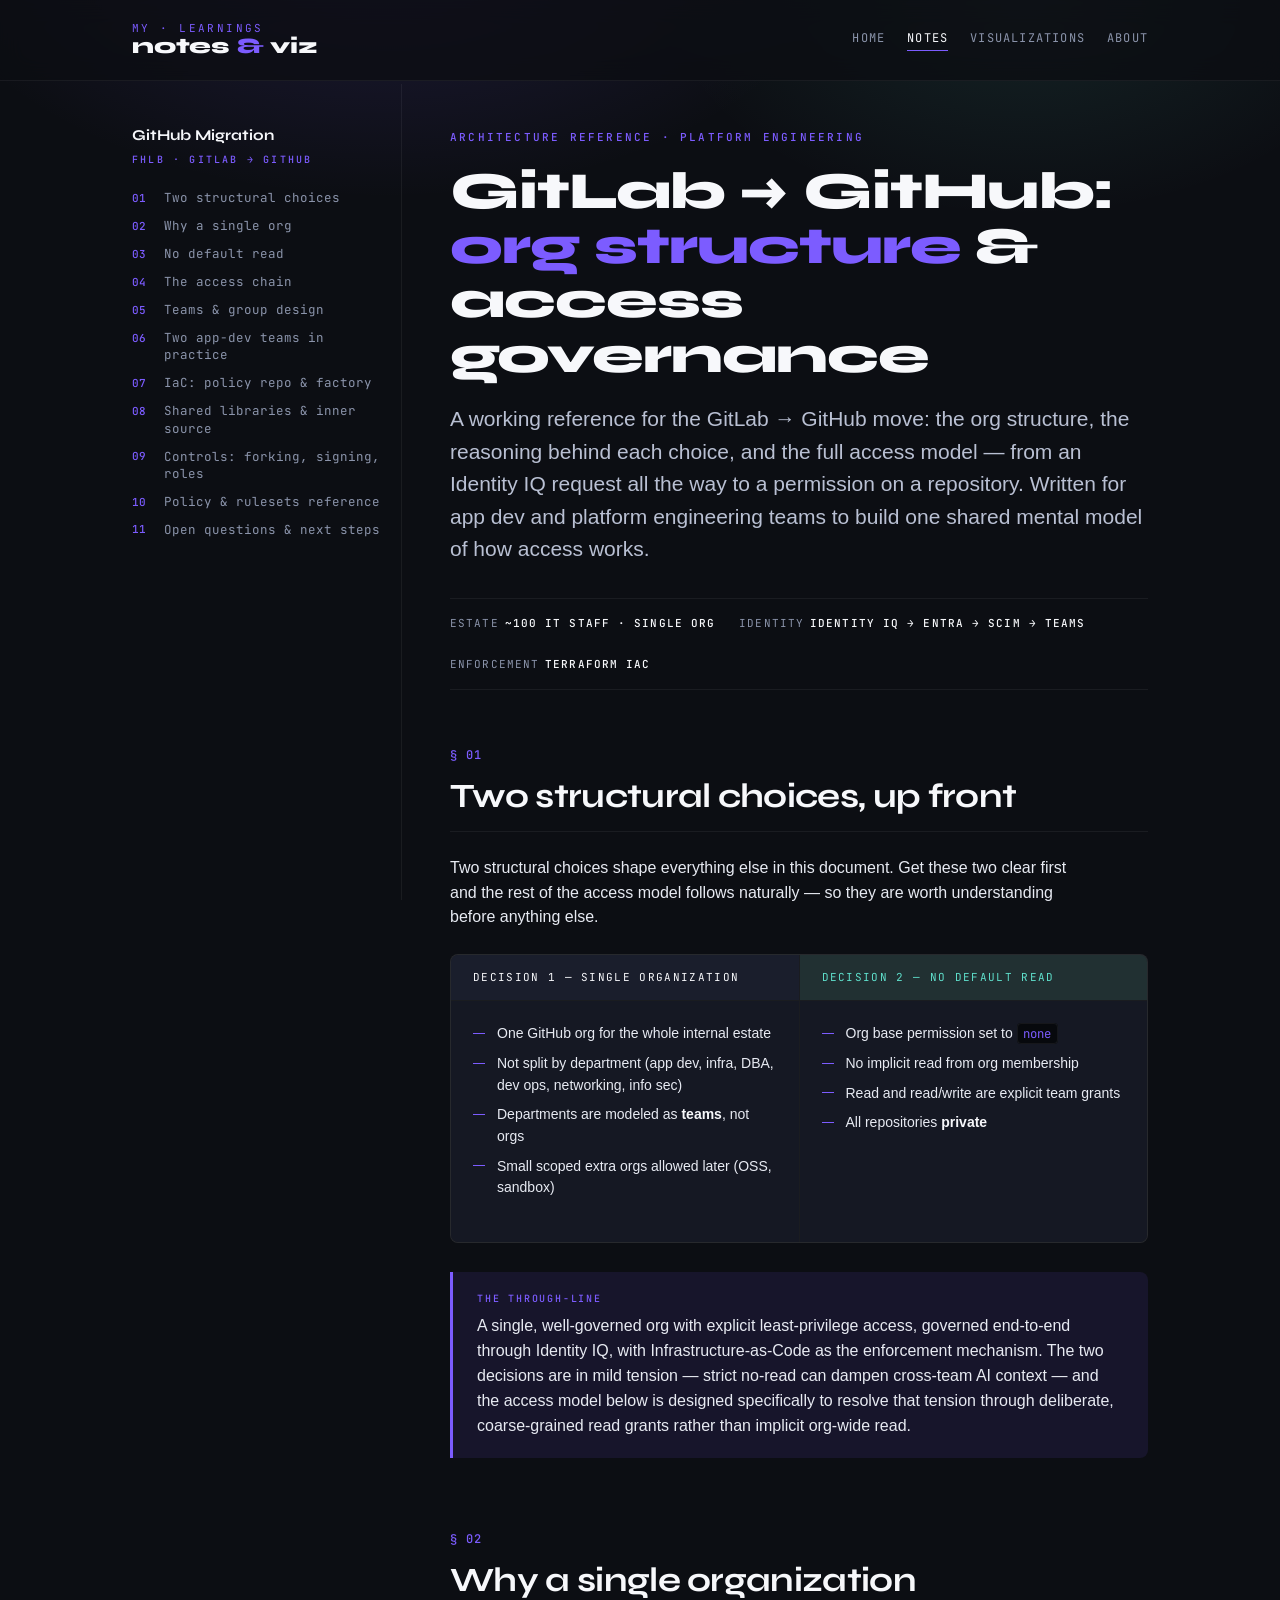
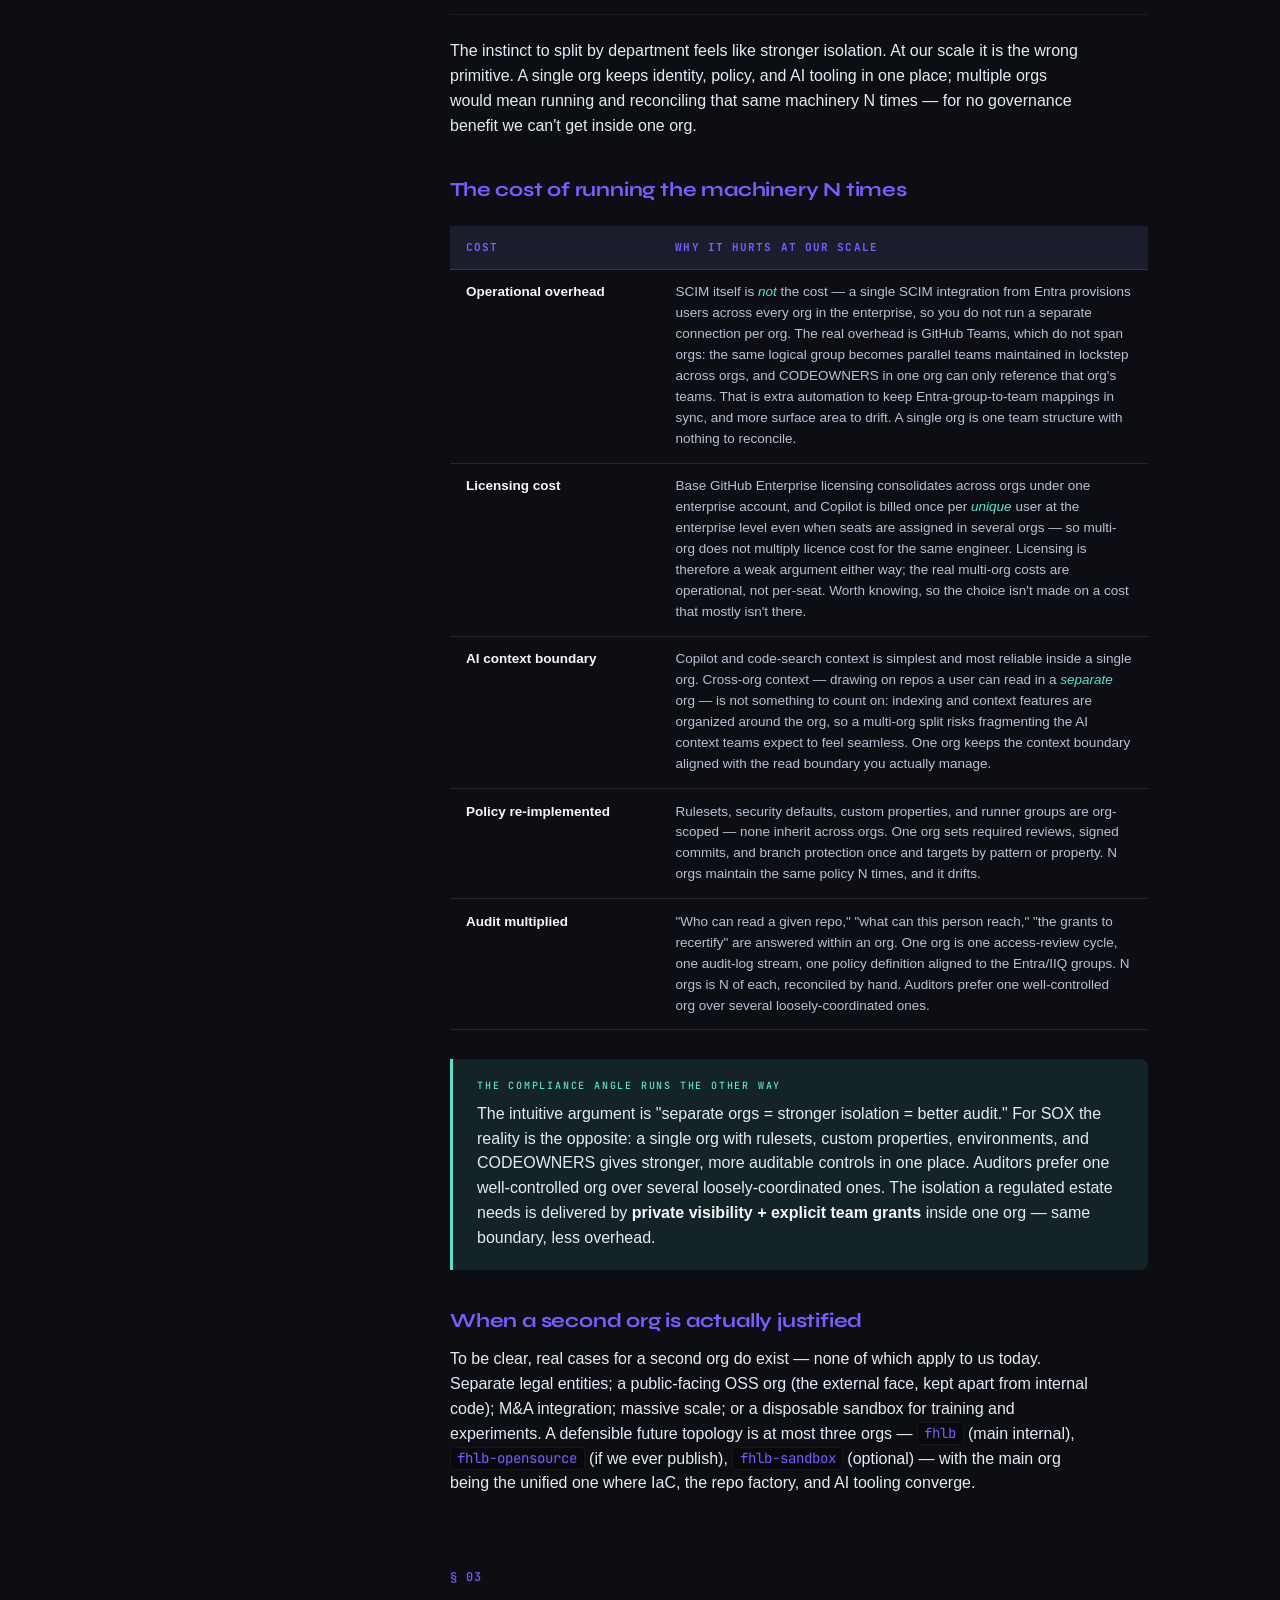
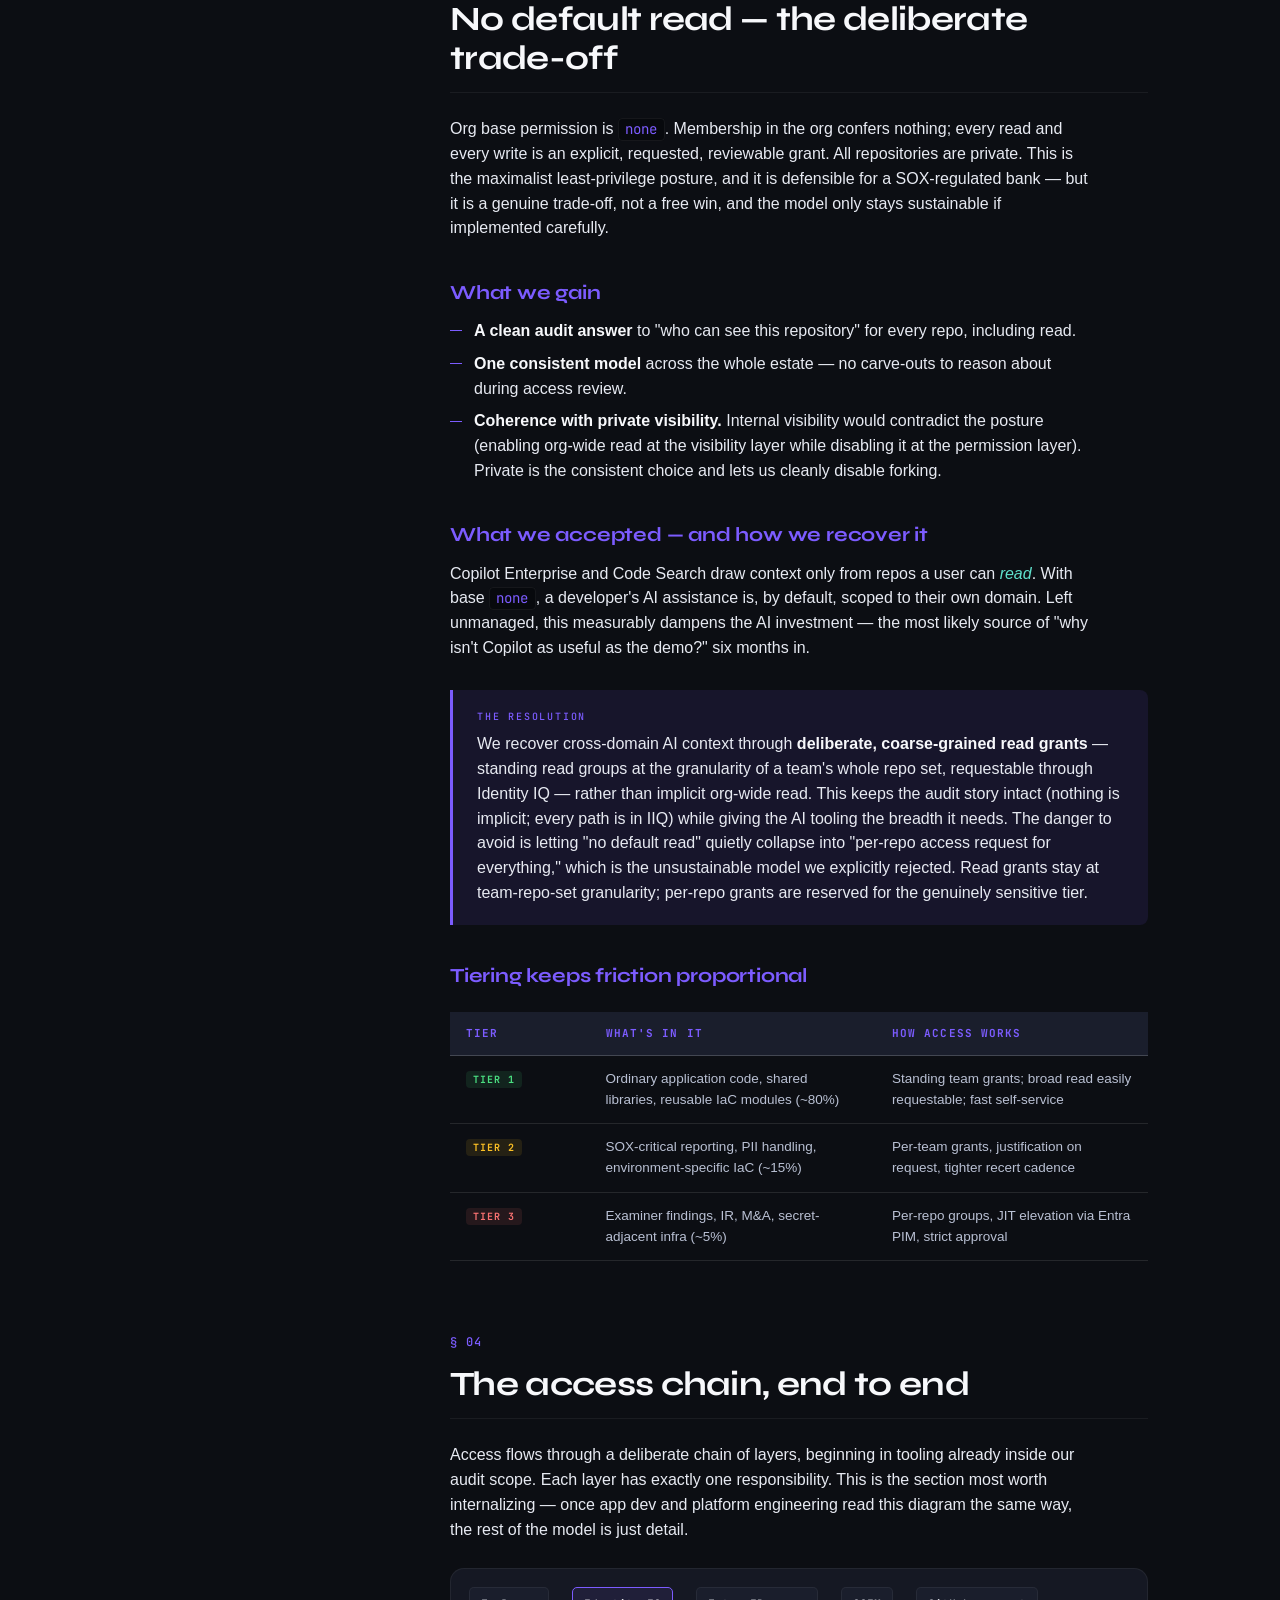
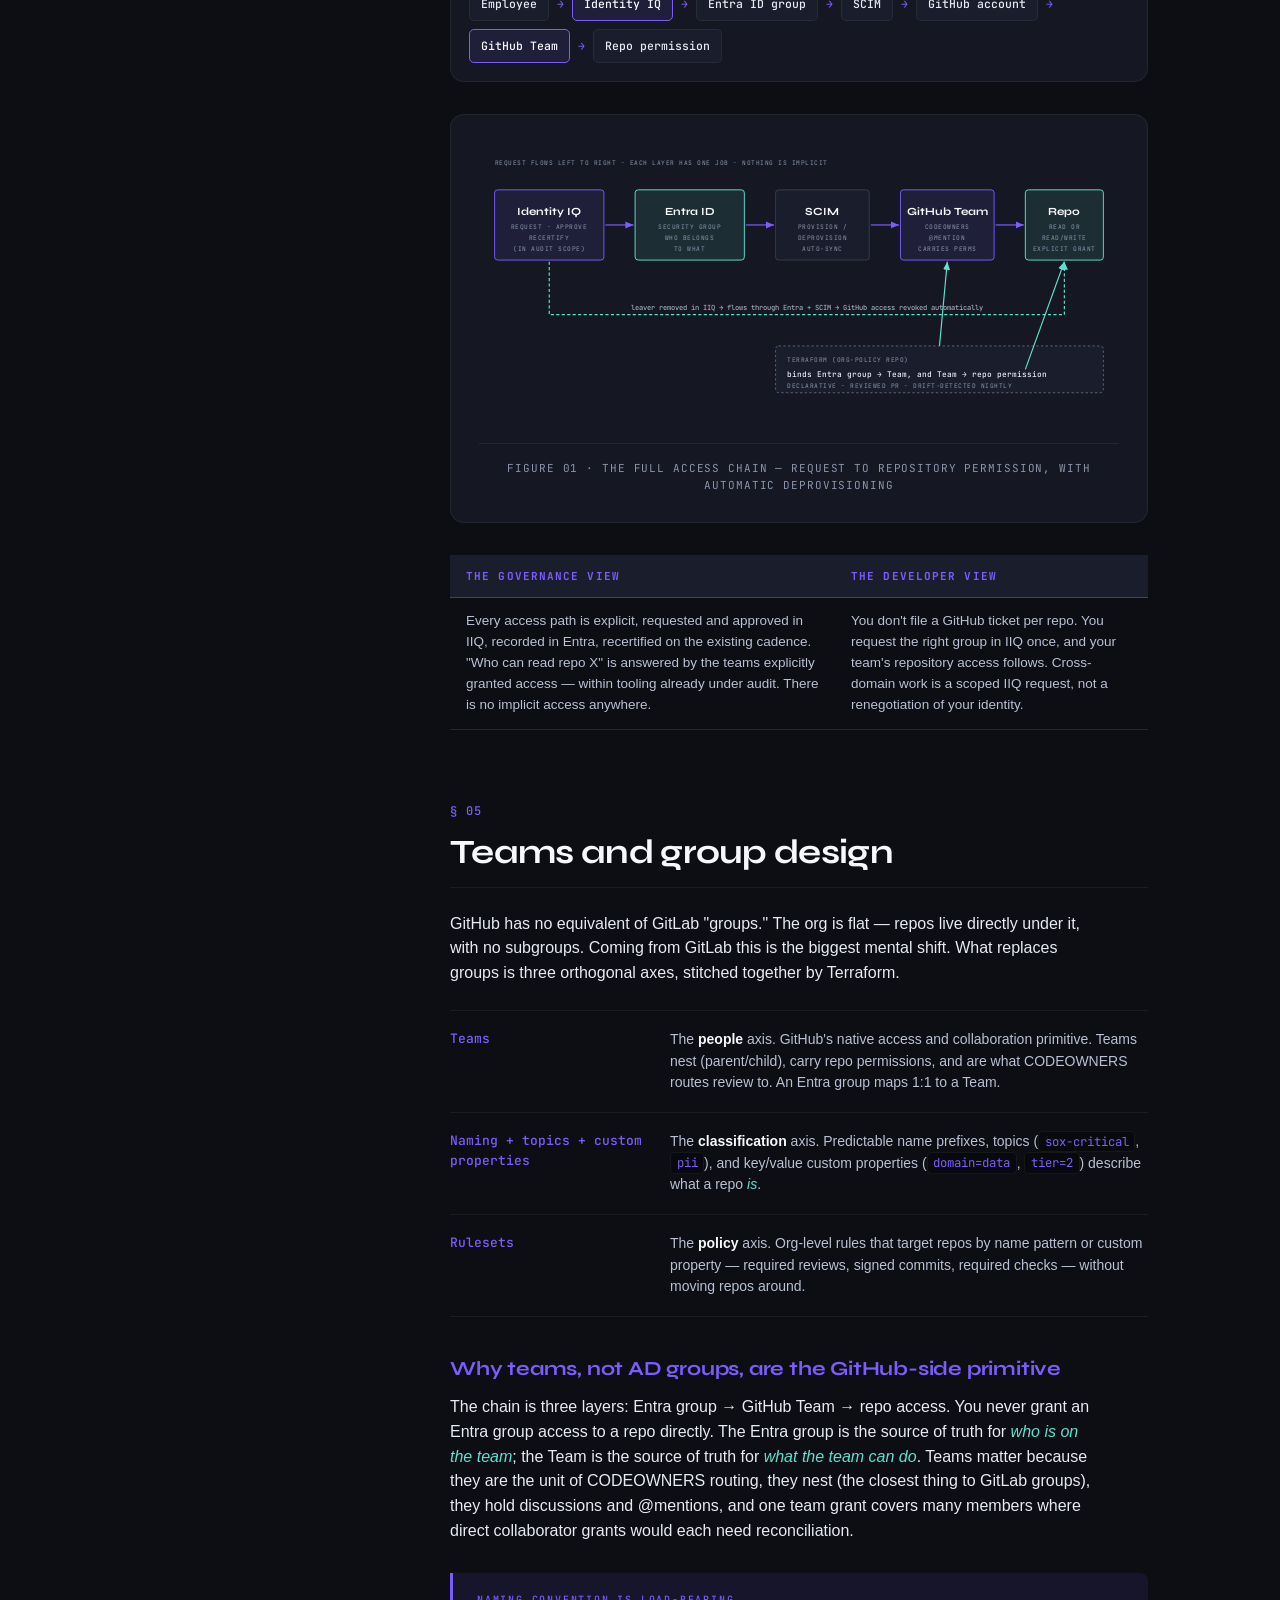
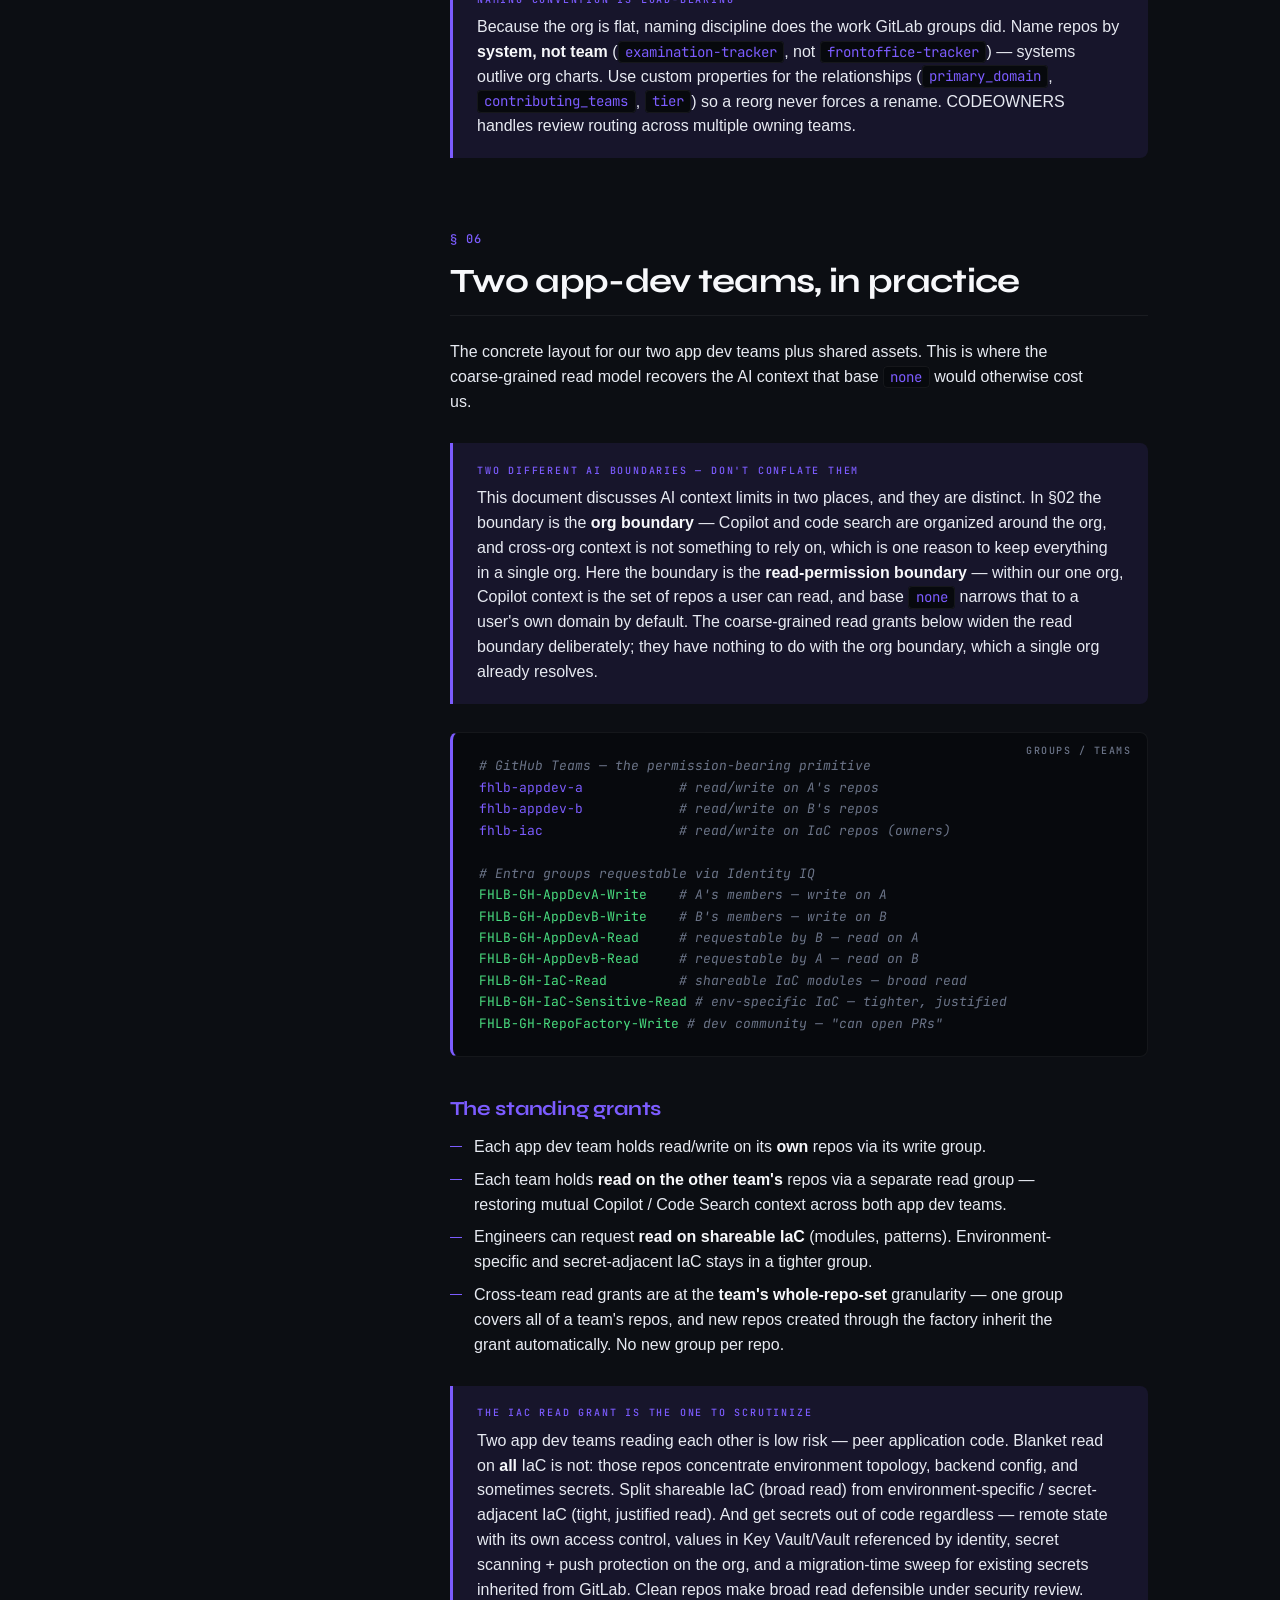
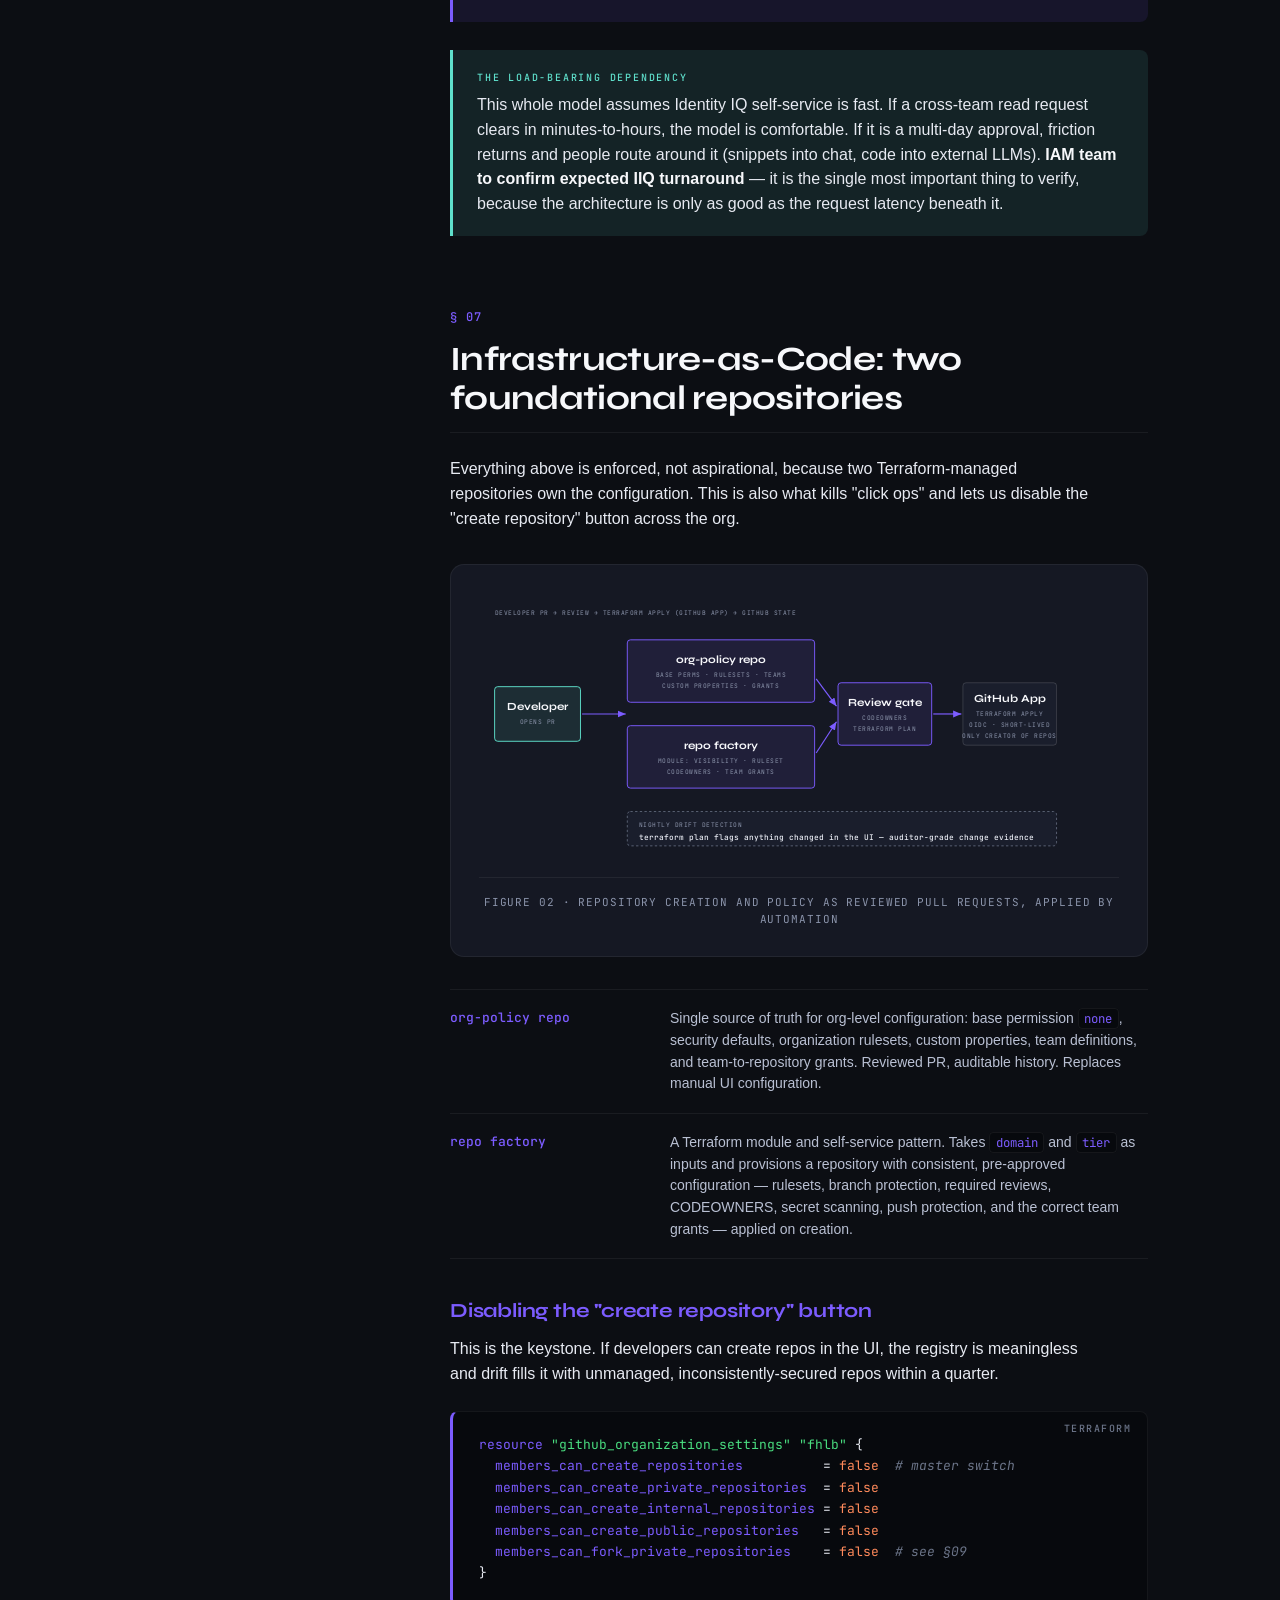
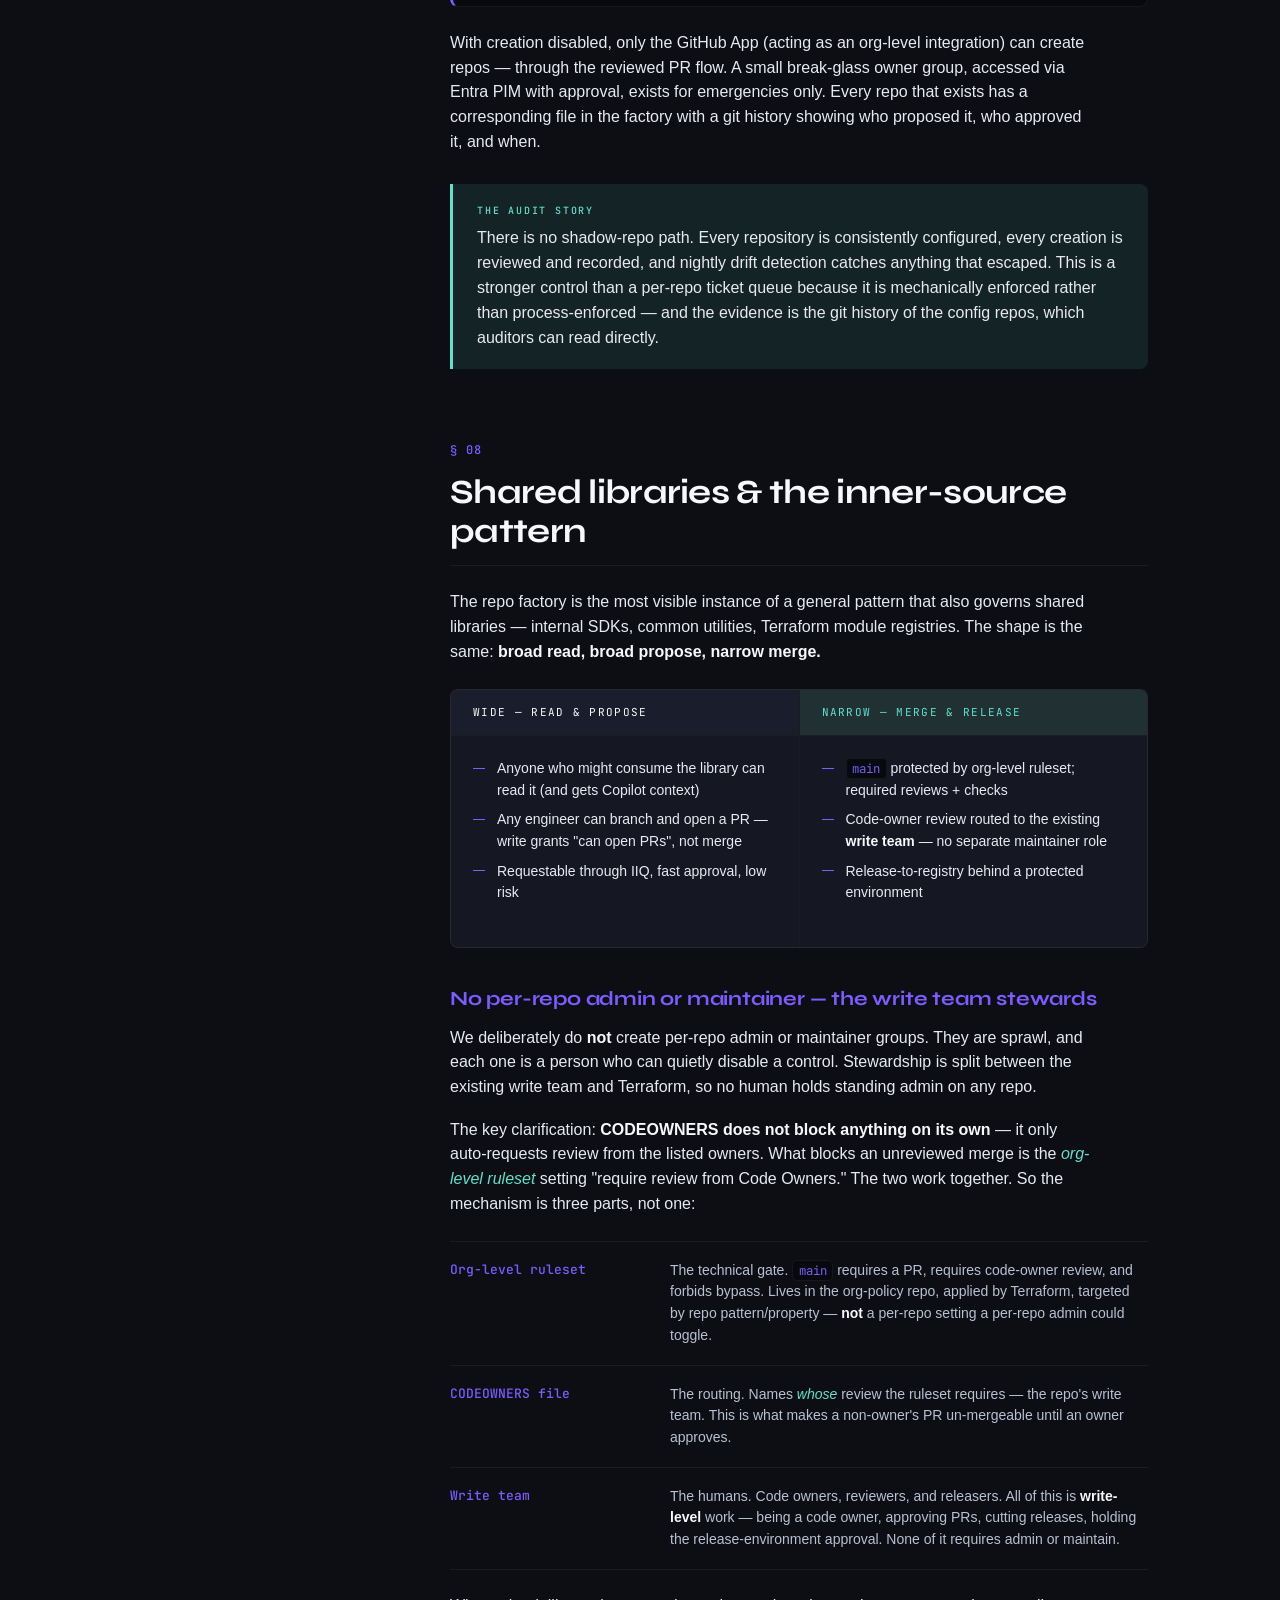
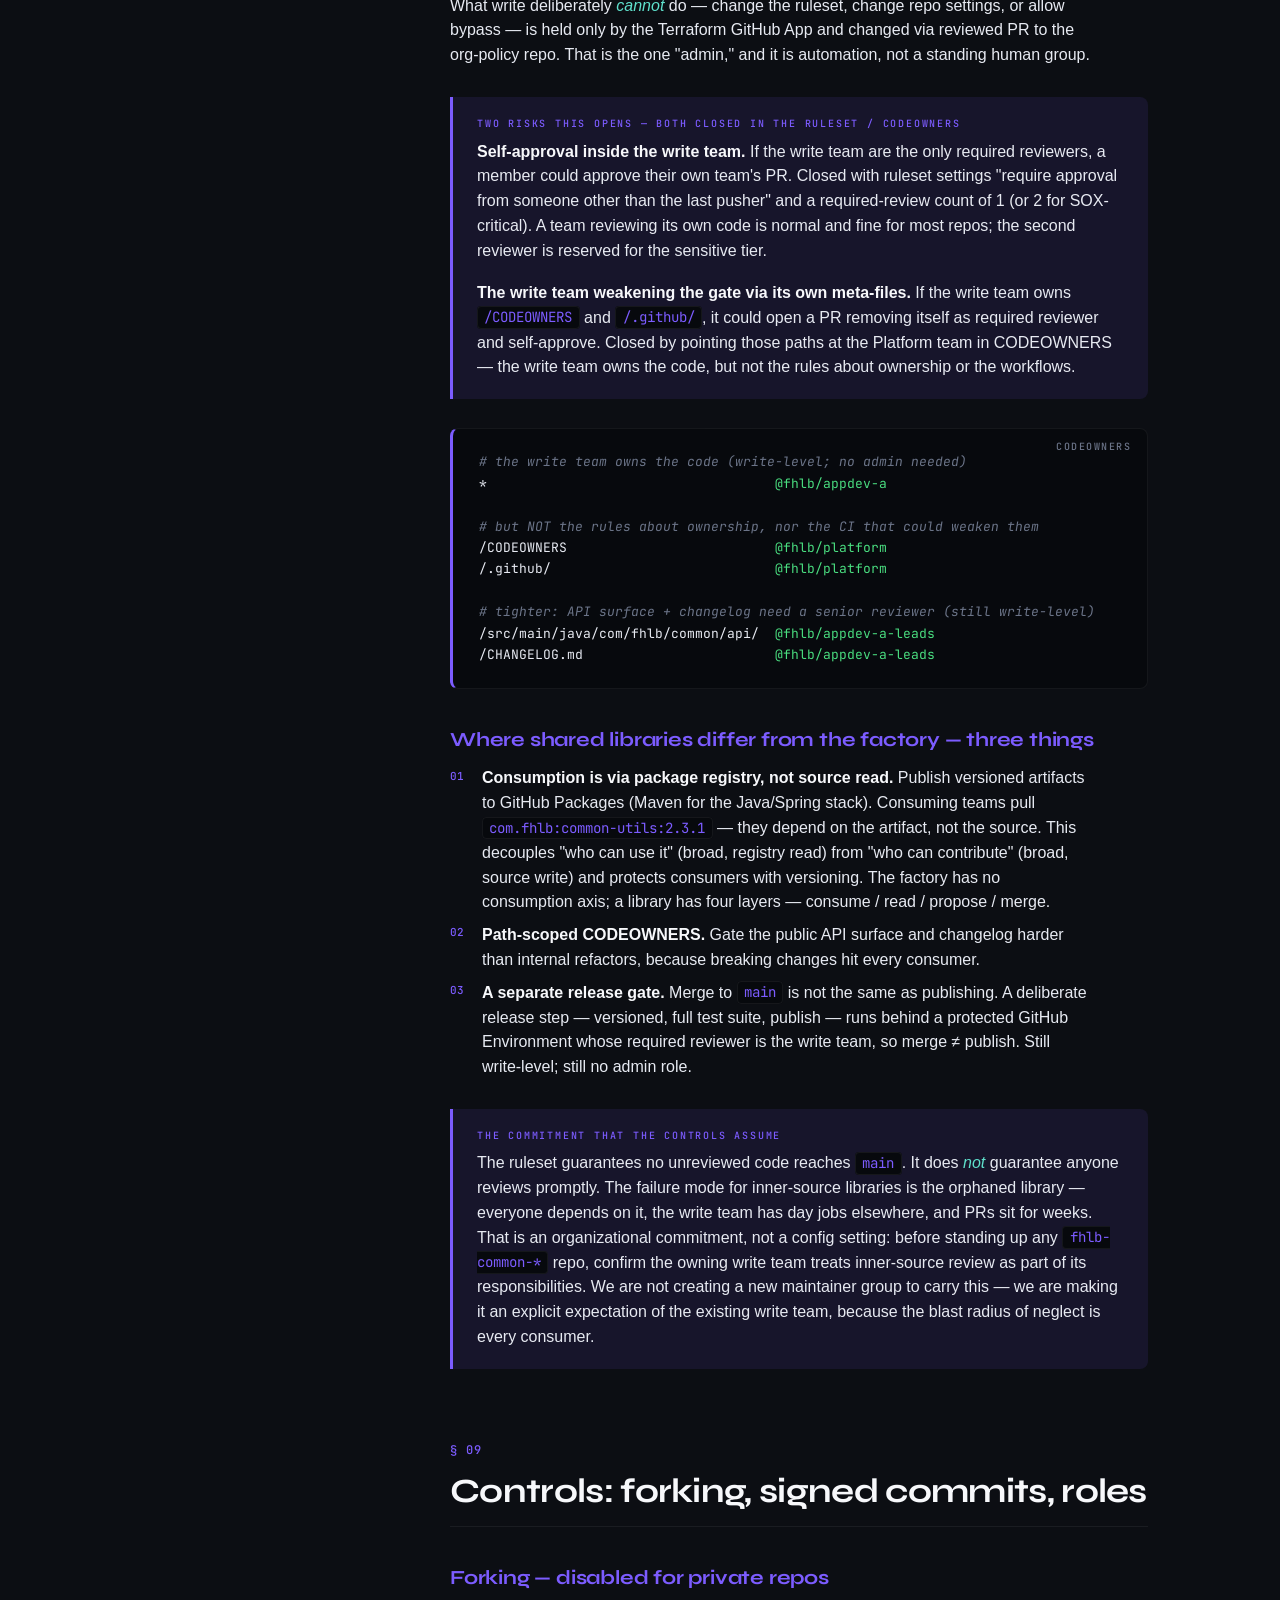
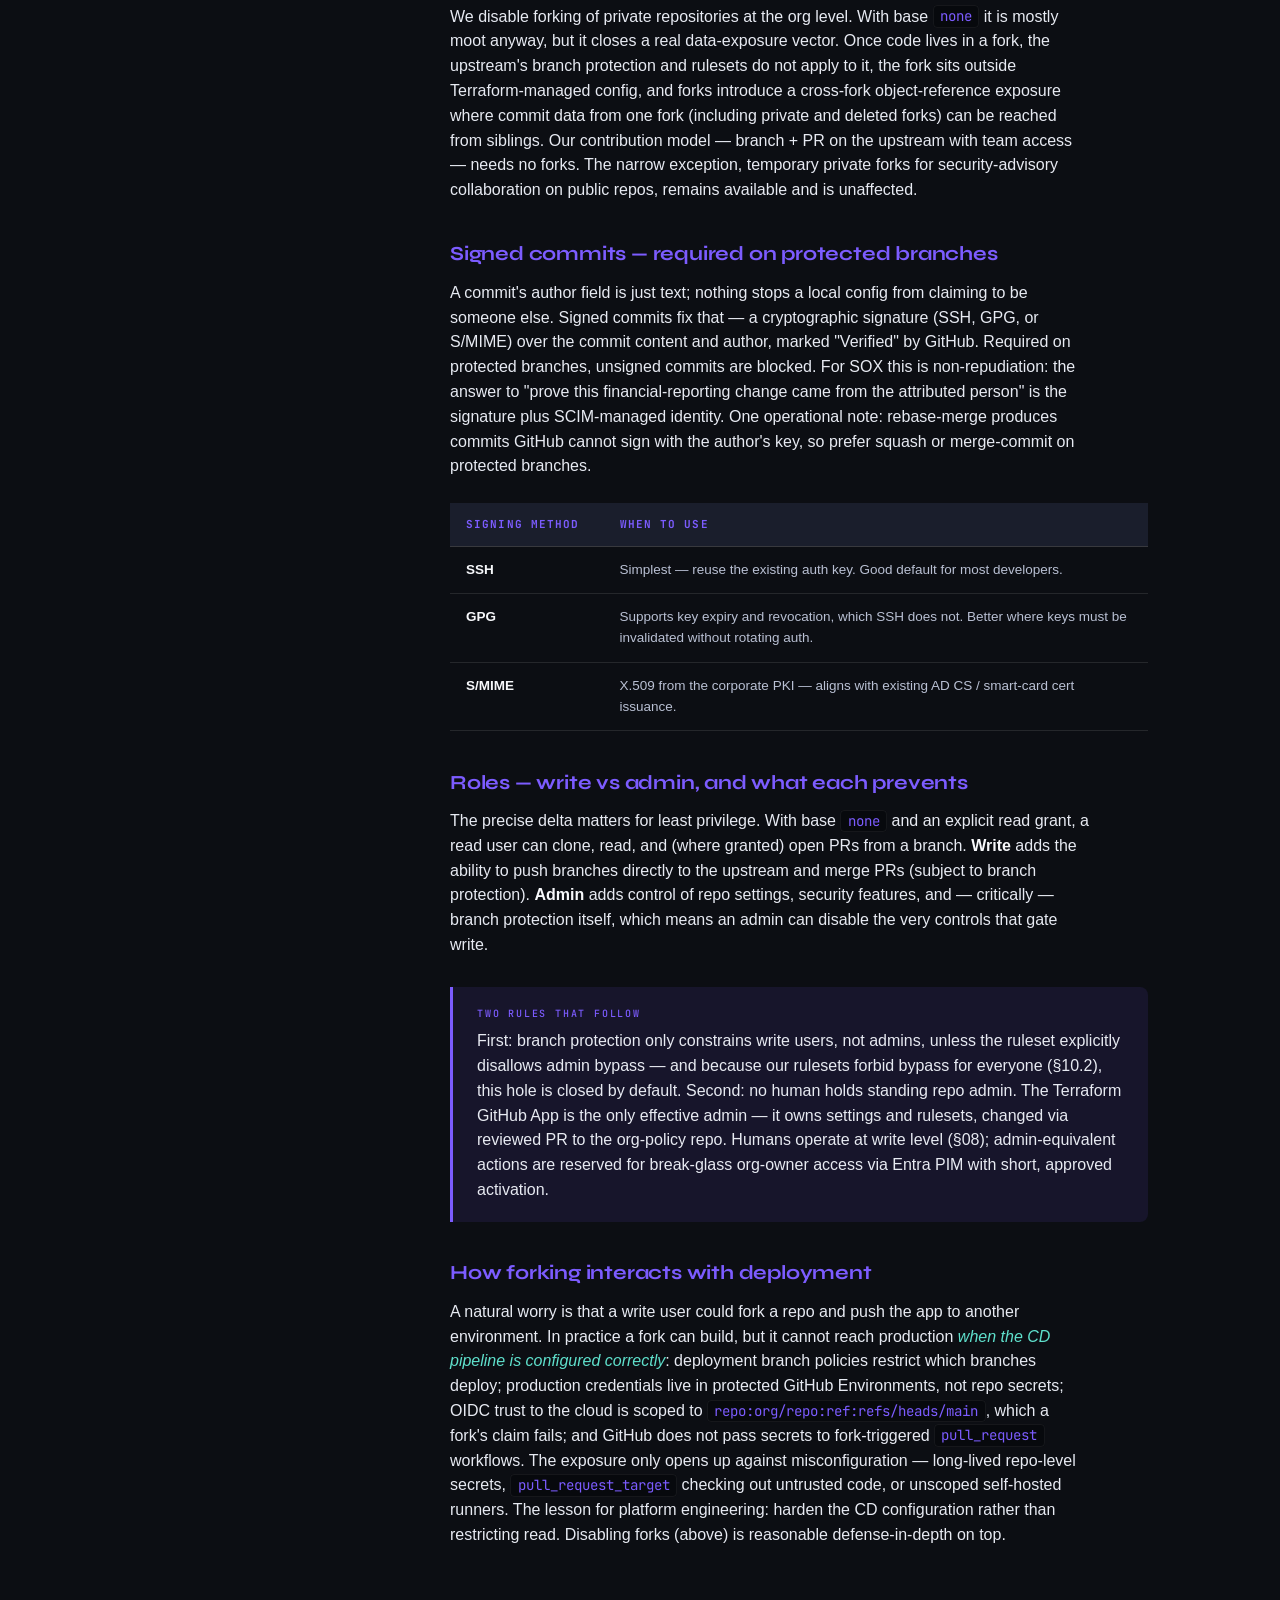
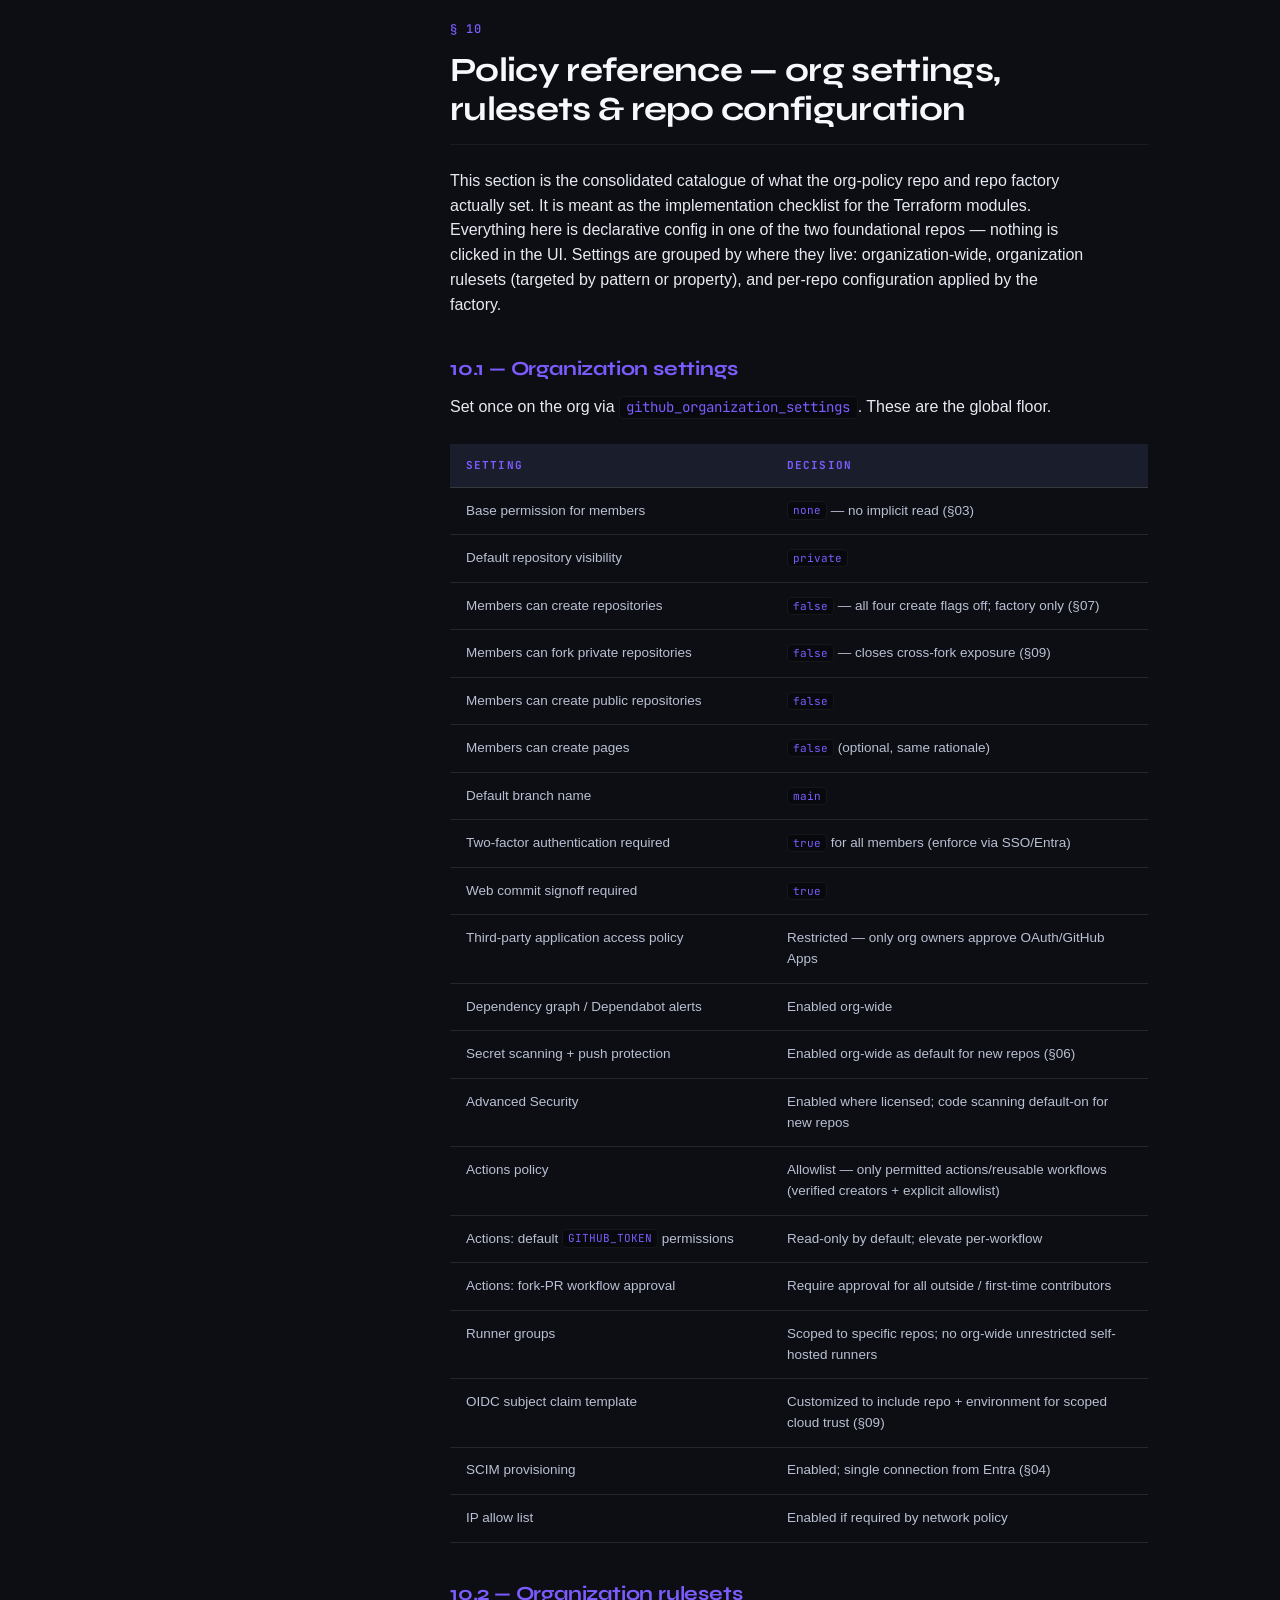
<file: posts/github-migration-architecture.html>
<!DOCTYPE html>
<html lang="en">
<head>
<meta charset="UTF-8">
<meta name="viewport" content="width=device-width, initial-scale=1.0">
<title>GitLab → GitHub Migration — Architecture &amp; Access Governance Reference — my-learnings</title>
<link rel="preconnect" href="https://fonts.googleapis.com" />
<link rel="preconnect" href="https://fonts.gstatic.com" crossorigin />
<link href="https://fonts.googleapis.com/css2?family=JetBrains+Mono:wght@300;400;600;700&family=Syne:wght@400;700;800&display=swap" rel="stylesheet" />
<link rel="stylesheet" href="../assets/css/base.css" />
<link rel="stylesheet" href="../assets/css/doc.css" />
<style>
/* Page-specific bits not in doc.css — lift to components.css if reused.
   Every colour resolves to a base.css token; no hardcoded hex. */
.doc-layout .callout.rust { background: var(--acc-1-soft); border-left-color: var(--acc-1); }
.doc-layout .callout.rust .label { color: var(--acc-1); }

.doc-layout .chain {
  display: flex; flex-wrap: wrap; align-items: center; gap: 8px;
  background: var(--panel); border: 1px solid var(--border);
  border-radius: var(--radius-lg); padding: 18px; margin: 1.6rem 0;
  font-family: var(--font-mono); font-size: 11.5px;
}
.doc-layout .chain .node {
  background: var(--panel-2); border: 1px solid var(--border); border-radius: 5px;
  padding: 7px 11px; font-weight: 500; color: var(--text); white-space: nowrap;
}
.doc-layout .chain .node.rust { background: var(--acc-1-soft); border-color: var(--acc-1); color: var(--text-strong); }
.doc-layout .chain .arrow { color: var(--acc-1); font-weight: 700; }

.doc-layout .tag {
  font-family: var(--font-mono); font-size: 10px; letter-spacing: .1em; text-transform: uppercase;
  font-weight: 700; padding: 2px 7px; border-radius: 4px;
}
.doc-layout .tag.t1 { background: var(--acc-3-soft); color: var(--acc-3); }
.doc-layout .tag.t2 { background: var(--acc-4-soft); color: var(--acc-4); }
.doc-layout .tag.t3 { background: var(--acc-5-soft); color: var(--acc-5); }

.doc-layout .svg-bg-accent { fill: var(--acc-1-soft); stroke: var(--acc-1); stroke-width: 1.2; }
.doc-layout .svg-arrow-gold { stroke: var(--acc-2); stroke-width: 1.5; fill: none; }
.doc-layout .mk-rust { fill: var(--acc-1); }
.doc-layout .mk-gold { fill: var(--acc-2); }
</style>
</head>
<body>

<header class="site-header">
  <div class="container">
    <a class="logo" href="../" style="text-decoration:none">
      <div class="logo-top">my · learnings</div>
      <div class="logo-main">notes <span>&amp;</span> viz</div>
    </a>
    <nav class="nav" aria-label="Primary">
      <a href="../">Home</a>
      <a href="../#posts" class="active">Notes</a>
      <a href="../#viz">Visualizations</a>
      <a href="../about.html">About</a>
    </nav>
  </div>
</header>

<div class="doc-layout">

<nav class="sticky">
  <div class="brand">GitHub Migration</div>
  <div class="brand-sub">FHLB · GitLab → GitHub</div>
  <ol>
    <li><a href="#decisions">Two structural choices</a></li>
    <li><a href="#single-org">Why a single org</a></li>
    <li><a href="#noread">No default read</a></li>
    <li><a href="#chain">The access chain</a></li>
    <li><a href="#teams">Teams &amp; group design</a></li>
    <li><a href="#appdev">Two app-dev teams in practice</a></li>
    <li><a href="#iac">IaC: policy repo &amp; factory</a></li>
    <li><a href="#innersource">Shared libraries &amp; inner source</a></li>
    <li><a href="#controls">Controls: forking, signing, roles</a></li>
    <li><a href="#rulesets">Policy &amp; rulesets reference</a></li>
    <li><a href="#day2">Open questions &amp; next steps</a></li>
  </ol>
</nav>

<main>
  <div class="eyebrow">Architecture Reference · Platform Engineering</div>
  <h1>GitLab → GitHub: <em>org structure</em> &amp; access governance</h1>
  <p class="lede">A working reference for the GitLab → GitHub move: the org structure, the reasoning behind each choice, and the full access model — from an Identity IQ request all the way to a permission on a repository. Written for app dev and platform engineering teams to build one shared mental model of how access works.</p>
  <div class="meta">
    <span>Estate<strong>~100 IT staff · single org</strong></span>
    <span>Identity<strong>Identity IQ → Entra → SCIM → Teams</strong></span>
    <span>Enforcement<strong>Terraform IaC</strong></span>
  </div>

  <!-- ===================== SECTION 1 ===================== -->
  <section id="decisions">
    <div class="section-num">§ 01</div>
    <h2>Two structural choices, up front</h2>
    <p>Two structural choices shape everything else in this document. Get these two clear first and the rest of the access model follows naturally — so they are worth understanding before anything else.</p>

    <div class="decision">
      <div class="head">Decision 1 — Single organization</div>
      <div class="head teal">Decision 2 — No default read</div>
      <div>
        <ul>
          <li>One GitHub org for the whole internal estate</li>
          <li>Not split by department (app dev, infra, DBA, dev ops, networking, info sec)</li>
          <li>Departments are modeled as <strong>teams</strong>, not orgs</li>
          <li>Small scoped extra orgs allowed later (OSS, sandbox)</li>
        </ul>
      </div>
      <div>
        <ul>
          <li>Org base permission set to <code>none</code></li>
          <li>No implicit read from org membership</li>
          <li>Read and read/write are explicit team grants</li>
          <li>All repositories <strong>private</strong></li>
        </ul>
      </div>
    </div>

    <div class="callout">
      <div class="label">The through-line</div>
      <p>A single, well-governed org with explicit least-privilege access, governed end-to-end through Identity IQ, with Infrastructure-as-Code as the enforcement mechanism. The two decisions are in mild tension — strict no-read can dampen cross-team AI context — and the access model below is designed specifically to resolve that tension through deliberate, coarse-grained read grants rather than implicit org-wide read.</p>
    </div>
  </section>

  <!-- ===================== SECTION 2 ===================== -->
  <section id="single-org">
    <div class="section-num">§ 02</div>
    <h2>Why a single organization</h2>
    <p>The instinct to split by department feels like stronger isolation. At our scale it is the wrong primitive. A single org keeps identity, policy, and AI tooling in one place; multiple orgs would mean running and reconciling that same machinery N times — for no governance benefit we can't get inside one org.</p>

    <h3>The cost of running the machinery N times</h3>
    <table class="cmp">
      <tr><th style="width:30%">Cost</th><th>Why it hurts at our scale</th></tr>
      <tr><td><strong>Operational overhead</strong></td><td>SCIM itself is <em>not</em> the cost — a single SCIM integration from Entra provisions users across every org in the enterprise, so you do not run a separate connection per org. The real overhead is GitHub Teams, which do not span orgs: the same logical group becomes parallel teams maintained in lockstep across orgs, and CODEOWNERS in one org can only reference that org's teams. That is extra automation to keep Entra-group-to-team mappings in sync, and more surface area to drift. A single org is one team structure with nothing to reconcile.</td></tr>
      <tr><td><strong>Licensing cost</strong></td><td>Base GitHub Enterprise licensing consolidates across orgs under one enterprise account, and Copilot is billed once per <em>unique</em> user at the enterprise level even when seats are assigned in several orgs — so multi-org does not multiply licence cost for the same engineer. Licensing is therefore a weak argument either way; the real multi-org costs are operational, not per-seat. Worth knowing, so the choice isn't made on a cost that mostly isn't there.</td></tr>
      <tr><td><strong>AI context boundary</strong></td><td>Copilot and code-search context is simplest and most reliable inside a single org. Cross-org context — drawing on repos a user can read in a <em>separate</em> org — is not something to count on: indexing and context features are organized around the org, so a multi-org split risks fragmenting the AI context teams expect to feel seamless. One org keeps the context boundary aligned with the read boundary you actually manage.</td></tr>
      <tr><td><strong>Policy re-implemented</strong></td><td>Rulesets, security defaults, custom properties, and runner groups are org-scoped — none inherit across orgs. One org sets required reviews, signed commits, and branch protection once and targets by pattern or property. N orgs maintain the same policy N times, and it drifts.</td></tr>
      <tr><td><strong>Audit multiplied</strong></td><td>"Who can read a given repo," "what can this person reach," "the grants to recertify" are answered within an org. One org is one access-review cycle, one audit-log stream, one policy definition aligned to the Entra/IIQ groups. N orgs is N of each, reconciled by hand. Auditors prefer one well-controlled org over several loosely-coordinated ones.</td></tr>
    </table>

    <div class="callout teal">
      <div class="label">The compliance angle runs the other way</div>
      <p>The intuitive argument is "separate orgs = stronger isolation = better audit." For SOX the reality is the opposite: a single org with rulesets, custom properties, environments, and CODEOWNERS gives stronger, more auditable controls in one place. Auditors prefer one well-controlled org over several loosely-coordinated ones. The isolation a regulated estate needs is delivered by <strong>private visibility + explicit team grants</strong> inside one org — same boundary, less overhead.</p>
    </div>

    <h3>When a second org is actually justified</h3>
    <p>To be clear, real cases for a second org do exist — none of which apply to us today. Separate legal entities; a public-facing OSS org (the external face, kept apart from internal code); M&amp;A integration; massive scale; or a disposable sandbox for training and experiments. A defensible future topology is at most three orgs — <code>fhlb</code> (main internal), <code>fhlb-opensource</code> (if we ever publish), <code>fhlb-sandbox</code> (optional) — with the main org being the unified one where IaC, the repo factory, and AI tooling converge.</p>
  </section>

  <!-- ===================== SECTION 3 ===================== -->
  <section id="noread">
    <div class="section-num">§ 03</div>
    <h2>No default read — the deliberate trade-off</h2>
    <p>Org base permission is <code>none</code>. Membership in the org confers nothing; every read and every write is an explicit, requested, reviewable grant. All repositories are private. This is the maximalist least-privilege posture, and it is defensible for a SOX-regulated bank — but it is a genuine trade-off, not a free win, and the model only stays sustainable if implemented carefully.</p>

    <h3>What we gain</h3>
    <ul>
      <li><strong>A clean audit answer</strong> to "who can see this repository" for every repo, including read.</li>
      <li><strong>One consistent model</strong> across the whole estate — no carve-outs to reason about during access review.</li>
      <li><strong>Coherence with private visibility.</strong> Internal visibility would contradict the posture (enabling org-wide read at the visibility layer while disabling it at the permission layer). Private is the consistent choice and lets us cleanly disable forking.</li>
    </ul>

    <h3>What we accepted — and how we recover it</h3>
    <p>Copilot Enterprise and Code Search draw context only from repos a user can <em>read</em>. With base <code>none</code>, a developer's AI assistance is, by default, scoped to their own domain. Left unmanaged, this measurably dampens the AI investment — the most likely source of "why isn't Copilot as useful as the demo?" six months in.</p>

    <div class="callout rust">
      <div class="label">The resolution</div>
      <p>We recover cross-domain AI context through <strong>deliberate, coarse-grained read grants</strong> — standing read groups at the granularity of a team's whole repo set, requestable through Identity IQ — rather than implicit org-wide read. This keeps the audit story intact (nothing is implicit; every path is in IIQ) while giving the AI tooling the breadth it needs. The danger to avoid is letting "no default read" quietly collapse into "per-repo access request for everything," which is the unsustainable model we explicitly rejected. Read grants stay at team-repo-set granularity; per-repo grants are reserved for the genuinely sensitive tier.</p>
    </div>

    <h3>Tiering keeps friction proportional</h3>
    <table class="cmp">
      <tr><th style="width:20%">Tier</th><th>What's in it</th><th>How access works</th></tr>
      <tr><td><span class="tag t1">Tier 1</span></td><td>Ordinary application code, shared libraries, reusable IaC modules (~80%)</td><td>Standing team grants; broad read easily requestable; fast self-service</td></tr>
      <tr><td><span class="tag t2">Tier 2</span></td><td>SOX-critical reporting, PII handling, environment-specific IaC (~15%)</td><td>Per-team grants, justification on request, tighter recert cadence</td></tr>
      <tr><td><span class="tag t3">Tier 3</span></td><td>Examiner findings, IR, M&amp;A, secret-adjacent infra (~5%)</td><td>Per-repo groups, JIT elevation via Entra PIM, strict approval</td></tr>
    </table>
  </section>

  <!-- ===================== SECTION 4 ===================== -->
  <section id="chain">
    <div class="section-num">§ 04</div>
    <h2>The access chain, end to end</h2>
    <p>Access flows through a deliberate chain of layers, beginning in tooling already inside our audit scope. Each layer has exactly one responsibility. This is the section most worth internalizing — once app dev and platform engineering read this diagram the same way, the rest of the model is just detail.</p>

    <div class="chain">
      <span class="node">Employee</span><span class="arrow">→</span>
      <span class="node rust">Identity IQ</span><span class="arrow">→</span>
      <span class="node">Entra ID group</span><span class="arrow">→</span>
      <span class="node">SCIM</span><span class="arrow">→</span>
      <span class="node">GitHub account</span><span class="arrow">→</span>
      <span class="node rust">GitHub Team</span><span class="arrow">→</span>
      <span class="node">Repo permission</span>
    </div>

    <div class="diagram">
      <svg viewBox="0 0 820 360" xmlns="http://www.w3.org/2000/svg">
        <text class="svg-label-small" x="20" y="28">REQUEST FLOWS LEFT TO RIGHT · EACH LAYER HAS ONE JOB · NOTHING IS IMPLICIT</text>

        <!-- Layer 1: IIQ -->
        <rect class="svg-bg-accent" x="20" y="60" width="140" height="90" rx="4"/>
        <text class="svg-label-major" x="90" y="92" text-anchor="middle">Identity IQ</text>
        <text class="svg-label-small" x="90" y="110" text-anchor="middle">request · approve</text>
        <text class="svg-label-small" x="90" y="124" text-anchor="middle">recertify</text>
        <text class="svg-label-small" x="90" y="138" text-anchor="middle">(in audit scope)</text>

        <path class="svg-arrow-rust" d="M162 105 L198 105" marker-end="url(#ar)"/>

        <!-- Layer 2: Entra -->
        <rect class="svg-bg-external" x="200" y="60" width="140" height="90" rx="4"/>
        <text class="svg-label-major" x="270" y="92" text-anchor="middle">Entra ID</text>
        <text class="svg-label-small" x="270" y="110" text-anchor="middle">security group</text>
        <text class="svg-label-small" x="270" y="124" text-anchor="middle">who belongs</text>
        <text class="svg-label-small" x="270" y="138" text-anchor="middle">to what</text>

        <path class="svg-arrow-rust" d="M342 105 L378 105" marker-end="url(#ar)"/>

        <!-- Layer 3: SCIM -->
        <rect class="svg-bg-container" x="380" y="60" width="120" height="90" rx="4"/>
        <text class="svg-label-major" x="440" y="92" text-anchor="middle">SCIM</text>
        <text class="svg-label-small" x="440" y="110" text-anchor="middle">provision /</text>
        <text class="svg-label-small" x="440" y="124" text-anchor="middle">deprovision</text>
        <text class="svg-label-small" x="440" y="138" text-anchor="middle">auto-sync</text>

        <path class="svg-arrow-rust" d="M502 105 L538 105" marker-end="url(#ar)"/>

        <!-- Layer 4: Team -->
        <rect class="svg-bg-pod" x="540" y="60" width="120" height="90" rx="4"/>
        <text class="svg-label-major" x="600" y="92" text-anchor="middle">GitHub Team</text>
        <text class="svg-label-small" x="600" y="110" text-anchor="middle">CODEOWNERS</text>
        <text class="svg-label-small" x="600" y="124" text-anchor="middle">@mention</text>
        <text class="svg-label-small" x="600" y="138" text-anchor="middle">carries perms</text>

        <path class="svg-arrow-rust" d="M662 105 L698 105" marker-end="url(#ar)"/>

        <!-- Layer 5: Repo -->
        <rect class="svg-bg-external" x="700" y="60" width="100" height="90" rx="4"/>
        <text class="svg-label-major" x="750" y="92" text-anchor="middle">Repo</text>
        <text class="svg-label-small" x="750" y="110" text-anchor="middle">read OR</text>
        <text class="svg-label-small" x="750" y="124" text-anchor="middle">read/write</text>
        <text class="svg-label-small" x="750" y="138" text-anchor="middle">explicit grant</text>

        <!-- Deprovision return path -->
        <path class="svg-arrow-gold" d="M90 152 L90 220 L750 220 L750 152" marker-end="url(#ag)" stroke-dasharray="4 3"/>
        <text class="svg-label-mono" x="420" y="214" text-anchor="middle">leaver removed in IIQ → flows through Entra + SCIM → GitHub access revoked automatically</text>

        <!-- Terraform binding band -->
        <rect class="svg-bg-ns" x="380" y="260" width="420" height="60" rx="4"/>
        <text class="svg-label-small" x="395" y="280">TERRAFORM (org-policy repo)</text>
        <text class="svg-label" x="395" y="300">binds Entra group → Team, and Team → repo permission</text>
        <text class="svg-label-small" x="395" y="314">declarative · reviewed PR · drift-detected nightly</text>
        <path class="svg-arrow-gold" d="M590 260 L600 152" marker-end="url(#ag)"/>
        <path class="svg-arrow-gold" d="M700 290 L750 152" marker-end="url(#ag)"/>

        <defs>
          <marker id="ar" markerWidth="8" markerHeight="8" refX="7" refY="3" orient="auto">
            <path class="mk-rust" d="M0,0 L7,3 L0,6 Z"/>
          </marker>
          <marker id="ag" markerWidth="8" markerHeight="8" refX="7" refY="3" orient="auto">
            <path class="mk-gold" d="M0,0 L7,3 L0,6 Z"/>
          </marker>
        </defs>
      </svg>
      <div class="caption">Figure 01 · The full access chain — request to repository permission, with automatic deprovisioning</div>
    </div>

    <table class="cmp">
      <tr><th>The governance view</th><th>The developer view</th></tr>
      <tr><td>Every access path is explicit, requested and approved in IIQ, recorded in Entra, recertified on the existing cadence. "Who can read repo X" is answered by the teams explicitly granted access — within tooling already under audit. There is no implicit access anywhere.</td><td>You don't file a GitHub ticket per repo. You request the right group in IIQ once, and your team's repository access follows. Cross-domain work is a scoped IIQ request, not a renegotiation of your identity.</td></tr>
    </table>
  </section>

  <!-- ===================== SECTION 5 ===================== -->
  <section id="teams">
    <div class="section-num">§ 05</div>
    <h2>Teams and group design</h2>
    <p>GitHub has no equivalent of GitLab "groups." The org is flat — repos live directly under it, with no subgroups. Coming from GitLab this is the biggest mental shift. What replaces groups is three orthogonal axes, stitched together by Terraform.</p>

    <div class="ns-grid">
      <div>Teams</div>
      <div>The <strong>people</strong> axis. GitHub's native access and collaboration primitive. Teams nest (parent/child), carry repo permissions, and are what CODEOWNERS routes review to. An Entra group maps 1:1 to a Team.</div>
      <div>Naming + topics + custom properties</div>
      <div>The <strong>classification</strong> axis. Predictable name prefixes, topics (<code>sox-critical</code>, <code>pii</code>), and key/value custom properties (<code>domain=data</code>, <code>tier=2</code>) describe what a repo <em>is</em>.</div>
      <div>Rulesets</div>
      <div>The <strong>policy</strong> axis. Org-level rules that target repos by name pattern or custom property — required reviews, signed commits, required checks — without moving repos around.</div>
    </div>

    <h3>Why teams, not AD groups, are the GitHub-side primitive</h3>
    <p>The chain is three layers: Entra group → GitHub Team → repo access. You never grant an Entra group access to a repo directly. The Entra group is the source of truth for <em>who is on the team</em>; the Team is the source of truth for <em>what the team can do</em>. Teams matter because they are the unit of CODEOWNERS routing, they nest (the closest thing to GitLab groups), they hold discussions and @mentions, and one team grant covers many members where direct collaborator grants would each need reconciliation.</p>

    <div class="callout">
      <div class="label">Naming convention is load-bearing</div>
      <p>Because the org is flat, naming discipline does the work GitLab groups did. Name repos by <strong>system, not team</strong> (<code>examination-tracker</code>, not <code>frontoffice-tracker</code>) — systems outlive org charts. Use custom properties for the relationships (<code>primary_domain</code>, <code>contributing_teams</code>, <code>tier</code>) so a reorg never forces a rename. CODEOWNERS handles review routing across multiple owning teams.</p>
    </div>
  </section>

  <!-- ===================== SECTION 6 ===================== -->
  <section id="appdev">
    <div class="section-num">§ 06</div>
    <h2>Two app-dev teams, in practice</h2>
    <p>The concrete layout for our two app dev teams plus shared assets. This is where the coarse-grained read model recovers the AI context that base <code>none</code> would otherwise cost us.</p>

    <div class="callout">
      <div class="label">Two different AI boundaries — don't conflate them</div>
      <p>This document discusses AI context limits in two places, and they are distinct. In §02 the boundary is the <strong>org boundary</strong> — Copilot and code search are organized around the org, and cross-org context is not something to rely on, which is one reason to keep everything in a single org. Here the boundary is the <strong>read-permission boundary</strong> — within our one org, Copilot context is the set of repos a user can read, and base <code>none</code> narrows that to a user's own domain by default. The coarse-grained read grants below widen the read boundary deliberately; they have nothing to do with the org boundary, which a single org already resolves.</p>
    </div>

    <pre data-lang="groups / teams"><span class="c"># GitHub Teams — the permission-bearing primitive</span>
<span class="k">fhlb-appdev-a</span>            <span class="c"># read/write on A's repos</span>
<span class="k">fhlb-appdev-b</span>            <span class="c"># read/write on B's repos</span>
<span class="k">fhlb-iac</span>                 <span class="c"># read/write on IaC repos (owners)</span>

<span class="c"># Entra groups requestable via Identity IQ</span>
<span class="s">FHLB-GH-AppDevA-Write</span>    <span class="c"># A's members — write on A</span>
<span class="s">FHLB-GH-AppDevB-Write</span>    <span class="c"># B's members — write on B</span>
<span class="s">FHLB-GH-AppDevA-Read</span>     <span class="c"># requestable by B — read on A</span>
<span class="s">FHLB-GH-AppDevB-Read</span>     <span class="c"># requestable by A — read on B</span>
<span class="s">FHLB-GH-IaC-Read</span>         <span class="c"># shareable IaC modules — broad read</span>
<span class="s">FHLB-GH-IaC-Sensitive-Read</span> <span class="c"># env-specific IaC — tighter, justified</span>
<span class="s">FHLB-GH-RepoFactory-Write</span> <span class="c"># dev community — "can open PRs"</span></pre>

    <h3>The standing grants</h3>
    <ul>
      <li>Each app dev team holds read/write on its <strong>own</strong> repos via its write group.</li>
      <li>Each team holds <strong>read on the other team's</strong> repos via a separate read group — restoring mutual Copilot / Code Search context across both app dev teams.</li>
      <li>Engineers can request <strong>read on shareable IaC</strong> (modules, patterns). Environment-specific and secret-adjacent IaC stays in a tighter group.</li>
      <li>Cross-team read grants are at the <strong>team's whole-repo-set</strong> granularity — one group covers all of a team's repos, and new repos created through the factory inherit the grant automatically. No new group per repo.</li>
    </ul>

    <div class="callout rust">
      <div class="label">The IaC read grant is the one to scrutinize</div>
      <p>Two app dev teams reading each other is low risk — peer application code. Blanket read on <strong>all</strong> IaC is not: those repos concentrate environment topology, backend config, and sometimes secrets. Split shareable IaC (broad read) from environment-specific / secret-adjacent IaC (tight, justified read). And get secrets out of code regardless — remote state with its own access control, values in Key Vault/Vault referenced by identity, secret scanning + push protection on the org, and a migration-time sweep for existing secrets inherited from GitLab. Clean repos make broad read defensible under security review.</p>
    </div>

    <div class="callout teal">
      <div class="label">The load-bearing dependency</div>
      <p>This whole model assumes Identity IQ self-service is fast. If a cross-team read request clears in minutes-to-hours, the model is comfortable. If it is a multi-day approval, friction returns and people route around it (snippets into chat, code into external LLMs). <strong>IAM team to confirm expected IIQ turnaround</strong> — it is the single most important thing to verify, because the architecture is only as good as the request latency beneath it.</p>
    </div>
  </section>

  <!-- ===================== SECTION 7 ===================== -->
  <section id="iac">
    <div class="section-num">§ 07</div>
    <h2>Infrastructure-as-Code: two foundational repositories</h2>
    <p>Everything above is enforced, not aspirational, because two Terraform-managed repositories own the configuration. This is also what kills "click ops" and lets us disable the "create repository" button across the org.</p>

    <div class="diagram">
      <svg viewBox="0 0 820 340" xmlns="http://www.w3.org/2000/svg">
        <text class="svg-label-small" x="20" y="28">DEVELOPER PR → REVIEW → TERRAFORM APPLY (GitHub App) → GITHUB STATE</text>

        <!-- Developer -->
        <rect class="svg-bg-external" x="20" y="120" width="110" height="70" rx="4"/>
        <text class="svg-label-major" x="75" y="150" text-anchor="middle">Developer</text>
        <text class="svg-label-small" x="75" y="168" text-anchor="middle">opens PR</text>

        <path class="svg-arrow-rust" d="M132 155 L188 155" marker-end="url(#af)"/>

        <!-- Two repos -->
        <rect class="svg-bg-pod" x="190" y="60" width="240" height="80" rx="4"/>
        <text class="svg-label-major" x="310" y="90" text-anchor="middle">org-policy repo</text>
        <text class="svg-label-small" x="310" y="108" text-anchor="middle">base perms · rulesets · teams</text>
        <text class="svg-label-small" x="310" y="122" text-anchor="middle">custom properties · grants</text>

        <rect class="svg-bg-pod" x="190" y="170" width="240" height="80" rx="4"/>
        <text class="svg-label-major" x="310" y="200" text-anchor="middle">repo factory</text>
        <text class="svg-label-small" x="310" y="218" text-anchor="middle">module: visibility · ruleset</text>
        <text class="svg-label-small" x="310" y="232" text-anchor="middle">CODEOWNERS · team grants</text>

        <!-- Review gate -->
        <rect class="svg-bg-accent" x="460" y="115" width="120" height="80" rx="4"/>
        <text class="svg-label-major" x="520" y="145" text-anchor="middle">Review gate</text>
        <text class="svg-label-small" x="520" y="163" text-anchor="middle">CODEOWNERS</text>
        <text class="svg-label-small" x="520" y="177" text-anchor="middle">terraform plan</text>

        <path class="svg-arrow-rust" d="M432 110 L458 145" marker-end="url(#af)"/>
        <path class="svg-arrow-rust" d="M432 205 L458 165" marker-end="url(#af)"/>
        <path class="svg-arrow-rust" d="M582 155 L618 155" marker-end="url(#af)"/>

        <!-- GitHub App apply -->
        <rect class="svg-bg-container" x="620" y="115" width="120" height="80" rx="4"/>
        <text class="svg-label-major" x="680" y="140" text-anchor="middle">GitHub App</text>
        <text class="svg-label-small" x="680" y="158" text-anchor="middle">terraform apply</text>
        <text class="svg-label-small" x="680" y="172" text-anchor="middle">OIDC · short-lived</text>
        <text class="svg-label-small" x="680" y="186" text-anchor="middle">only creator of repos</text>

        <!-- Drift -->
        <rect class="svg-bg-ns" x="190" y="280" width="550" height="44" rx="4"/>
        <text class="svg-label-small" x="205" y="300">NIGHTLY DRIFT DETECTION</text>
        <text class="svg-label" x="205" y="316">terraform plan flags anything changed in the UI — auditor-grade change evidence</text>

        <defs>
          <marker id="af" markerWidth="8" markerHeight="8" refX="7" refY="3" orient="auto">
            <path class="mk-rust" d="M0,0 L7,3 L0,6 Z"/>
          </marker>
        </defs>
      </svg>
      <div class="caption">Figure 02 · Repository creation and policy as reviewed pull requests, applied by automation</div>
    </div>

    <div class="ns-grid">
      <div>org-policy repo</div>
      <div>Single source of truth for org-level configuration: base permission <code>none</code>, security defaults, organization rulesets, custom properties, team definitions, and team-to-repository grants. Reviewed PR, auditable history. Replaces manual UI configuration.</div>
      <div>repo factory</div>
      <div>A Terraform module and self-service pattern. Takes <code>domain</code> and <code>tier</code> as inputs and provisions a repository with consistent, pre-approved configuration — rulesets, branch protection, required reviews, CODEOWNERS, secret scanning, push protection, and the correct team grants — applied on creation.</div>
    </div>

    <h3>Disabling the "create repository" button</h3>
    <p>This is the keystone. If developers can create repos in the UI, the registry is meaningless and drift fills it with unmanaged, inconsistently-secured repos within a quarter.</p>

    <pre data-lang="terraform"><span class="k">resource</span> <span class="s">"github_organization_settings"</span> <span class="s">"fhlb"</span> {
  <span class="k">members_can_create_repositories</span>          = <span class="n">false</span>  <span class="c"># master switch</span>
  <span class="k">members_can_create_private_repositories</span>  = <span class="n">false</span>
  <span class="k">members_can_create_internal_repositories</span> = <span class="n">false</span>
  <span class="k">members_can_create_public_repositories</span>   = <span class="n">false</span>
  <span class="k">members_can_fork_private_repositories</span>    = <span class="n">false</span>  <span class="c"># see §09</span>
}</pre>

    <p>With creation disabled, only the GitHub App (acting as an org-level integration) can create repos — through the reviewed PR flow. A small break-glass owner group, accessed via Entra PIM with approval, exists for emergencies only. Every repo that exists has a corresponding file in the factory with a git history showing who proposed it, who approved it, and when.</p>

    <div class="callout teal">
      <div class="label">The audit story</div>
      <p>There is no shadow-repo path. Every repository is consistently configured, every creation is reviewed and recorded, and nightly drift detection catches anything that escaped. This is a stronger control than a per-repo ticket queue because it is mechanically enforced rather than process-enforced — and the evidence is the git history of the config repos, which auditors can read directly.</p>
    </div>
  </section>

  <!-- ===================== SECTION 8 ===================== -->
  <section id="innersource">
    <div class="section-num">§ 08</div>
    <h2>Shared libraries &amp; the inner-source pattern</h2>
    <p>The repo factory is the most visible instance of a general pattern that also governs shared libraries — internal SDKs, common utilities, Terraform module registries. The shape is the same: <strong>broad read, broad propose, narrow merge.</strong></p>

    <div class="decision">
      <div class="head">Wide — read &amp; propose</div>
      <div class="head teal">Narrow — merge &amp; release</div>
      <div>
        <ul>
          <li>Anyone who might consume the library can read it (and gets Copilot context)</li>
          <li>Any engineer can branch and open a PR — write grants "can open PRs", not merge</li>
          <li>Requestable through IIQ, fast approval, low risk</li>
        </ul>
      </div>
      <div>
        <ul>
          <li><code>main</code> protected by org-level ruleset; required reviews + checks</li>
          <li>Code-owner review routed to the existing <strong>write team</strong> — no separate maintainer role</li>
          <li>Release-to-registry behind a protected environment</li>
        </ul>
      </div>
    </div>

    <h3>No per-repo admin or maintainer — the write team stewards</h3>
    <p>We deliberately do <strong>not</strong> create per-repo admin or maintainer groups. They are sprawl, and each one is a person who can quietly disable a control. Stewardship is split between the existing write team and Terraform, so no human holds standing admin on any repo.</p>

    <p>The key clarification: <strong>CODEOWNERS does not block anything on its own</strong> — it only auto-requests review from the listed owners. What blocks an unreviewed merge is the <em>org-level ruleset</em> setting "require review from Code Owners." The two work together. So the mechanism is three parts, not one:</p>

    <div class="ns-grid">
      <div>Org-level ruleset</div>
      <div>The technical gate. <code>main</code> requires a PR, requires code-owner review, and forbids bypass. Lives in the org-policy repo, applied by Terraform, targeted by repo pattern/property — <strong>not</strong> a per-repo setting a per-repo admin could toggle.</div>
      <div>CODEOWNERS file</div>
      <div>The routing. Names <em>whose</em> review the ruleset requires — the repo's write team. This is what makes a non-owner's PR un-mergeable until an owner approves.</div>
      <div>Write team</div>
      <div>The humans. Code owners, reviewers, and releasers. All of this is <strong>write-level</strong> work — being a code owner, approving PRs, cutting releases, holding the release-environment approval. None of it requires admin or maintain.</div>
    </div>

    <p>What write deliberately <em>cannot</em> do — change the ruleset, change repo settings, or allow bypass — is held only by the Terraform GitHub App and changed via reviewed PR to the org-policy repo. That is the one "admin," and it is automation, not a standing human group.</p>

    <div class="callout rust">
      <div class="label">Two risks this opens — both closed in the ruleset / CODEOWNERS</div>
      <p><strong>Self-approval inside the write team.</strong> If the write team are the only required reviewers, a member could approve their own team's PR. Closed with ruleset settings "require approval from someone other than the last pusher" and a required-review count of 1 (or 2 for SOX-critical). A team reviewing its own code is normal and fine for most repos; the second reviewer is reserved for the sensitive tier.</p>
      <p style="margin-top:10px"><strong>The write team weakening the gate via its own meta-files.</strong> If the write team owns <code>/CODEOWNERS</code> and <code>/.github/</code>, it could open a PR removing itself as required reviewer and self-approve. Closed by pointing those paths at the Platform team in CODEOWNERS — the write team owns the code, but not the rules about ownership or the workflows.</p>
    </div>

    <pre data-lang="CODEOWNERS"><span class="c"># the write team owns the code (write-level; no admin needed)</span>
*                                    <span class="s">@fhlb/appdev-a</span>

<span class="c"># but NOT the rules about ownership, nor the CI that could weaken them</span>
/CODEOWNERS                          <span class="s">@fhlb/platform</span>
/.github/                            <span class="s">@fhlb/platform</span>

<span class="c"># tighter: API surface + changelog need a senior reviewer (still write-level)</span>
/src/main/java/com/fhlb/common/api/  <span class="s">@fhlb/appdev-a-leads</span>
/CHANGELOG.md                        <span class="s">@fhlb/appdev-a-leads</span></pre>

    <h3>Where shared libraries differ from the factory — three things</h3>
    <ol>
      <li><strong>Consumption is via package registry, not source read.</strong> Publish versioned artifacts to GitHub Packages (Maven for the Java/Spring stack). Consuming teams pull <code>com.fhlb:common-utils:2.3.1</code> — they depend on the artifact, not the source. This decouples "who can use it" (broad, registry read) from "who can contribute" (broad, source write) and protects consumers with versioning. The factory has no consumption axis; a library has four layers — consume / read / propose / merge.</li>
      <li><strong>Path-scoped CODEOWNERS.</strong> Gate the public API surface and changelog harder than internal refactors, because breaking changes hit every consumer.</li>
      <li><strong>A separate release gate.</strong> Merge to <code>main</code> is not the same as publishing. A deliberate release step — versioned, full test suite, publish — runs behind a protected GitHub Environment whose required reviewer is the write team, so merge ≠ publish. Still write-level; still no admin role.</li>
    </ol>

    <div class="callout rust">
      <div class="label">The commitment that the controls assume</div>
      <p>The ruleset guarantees no unreviewed code reaches <code>main</code>. It does <em>not</em> guarantee anyone reviews promptly. The failure mode for inner-source libraries is the orphaned library — everyone depends on it, the write team has day jobs elsewhere, and PRs sit for weeks. That is an organizational commitment, not a config setting: before standing up any <code>fhlb-common-*</code> repo, confirm the owning write team treats inner-source review as part of its responsibilities. We are not creating a new maintainer group to carry this — we are making it an explicit expectation of the existing write team, because the blast radius of neglect is every consumer.</p>
    </div>
  </section>

  <!-- ===================== SECTION 9 ===================== -->
  <section id="controls">
    <div class="section-num">§ 09</div>
    <h2>Controls: forking, signed commits, roles</h2>

    <h3>Forking — disabled for private repos</h3>
    <p>We disable forking of private repositories at the org level. With base <code>none</code> it is mostly moot anyway, but it closes a real data-exposure vector. Once code lives in a fork, the upstream's branch protection and rulesets do not apply to it, the fork sits outside Terraform-managed config, and forks introduce a cross-fork object-reference exposure where commit data from one fork (including private and deleted forks) can be reached from siblings. Our contribution model — branch + PR on the upstream with team access — needs no forks. The narrow exception, temporary private forks for security-advisory collaboration on public repos, remains available and is unaffected.</p>

    <h3>Signed commits — required on protected branches</h3>
    <p>A commit's author field is just text; nothing stops a local config from claiming to be someone else. Signed commits fix that — a cryptographic signature (SSH, GPG, or S/MIME) over the commit content and author, marked "Verified" by GitHub. Required on protected branches, unsigned commits are blocked. For SOX this is non-repudiation: the answer to "prove this financial-reporting change came from the attributed person" is the signature plus SCIM-managed identity. One operational note: rebase-merge produces commits GitHub cannot sign with the author's key, so prefer squash or merge-commit on protected branches.</p>

    <table class="cmp">
      <tr><th style="width:22%">Signing method</th><th>When to use</th></tr>
      <tr><td><strong>SSH</strong></td><td>Simplest — reuse the existing auth key. Good default for most developers.</td></tr>
      <tr><td><strong>GPG</strong></td><td>Supports key expiry and revocation, which SSH does not. Better where keys must be invalidated without rotating auth.</td></tr>
      <tr><td><strong>S/MIME</strong></td><td>X.509 from the corporate PKI — aligns with existing AD CS / smart-card cert issuance.</td></tr>
    </table>

    <h3>Roles — write vs admin, and what each prevents</h3>
    <p>The precise delta matters for least privilege. With base <code>none</code> and an explicit read grant, a read user can clone, read, and (where granted) open PRs from a branch. <strong>Write</strong> adds the ability to push branches directly to the upstream and merge PRs (subject to branch protection). <strong>Admin</strong> adds control of repo settings, security features, and — critically — branch protection itself, which means an admin can disable the very controls that gate write.</p>

    <div class="callout">
      <div class="label">Two rules that follow</div>
      <p>First: branch protection only constrains write users, not admins, unless the ruleset explicitly disallows admin bypass — and because our rulesets forbid bypass for everyone (§10.2), this hole is closed by default. Second: no human holds standing repo admin. The Terraform GitHub App is the only effective admin — it owns settings and rulesets, changed via reviewed PR to the org-policy repo. Humans operate at write level (§08); admin-equivalent actions are reserved for break-glass org-owner access via Entra PIM with short, approved activation.</p>
    </div>

    <h3>How forking interacts with deployment</h3>
    <p>A natural worry is that a write user could fork a repo and push the app to another environment. In practice a fork can build, but it cannot reach production <em>when the CD pipeline is configured correctly</em>: deployment branch policies restrict which branches deploy; production credentials live in protected GitHub Environments, not repo secrets; OIDC trust to the cloud is scoped to <code>repo:org/repo:ref:refs/heads/main</code>, which a fork's claim fails; and GitHub does not pass secrets to fork-triggered <code>pull_request</code> workflows. The exposure only opens up against misconfiguration — long-lived repo-level secrets, <code>pull_request_target</code> checking out untrusted code, or unscoped self-hosted runners. The lesson for platform engineering: harden the CD configuration rather than restricting read. Disabling forks (above) is reasonable defense-in-depth on top.</p>
  </section>

  <!-- ===================== SECTION 10 ===================== -->
  <section id="rulesets">
    <div class="section-num">§ 10</div>
    <h2>Policy reference — org settings, rulesets &amp; repo configuration</h2>
    <p>This section is the consolidated catalogue of what the org-policy repo and repo factory actually set. It is meant as the implementation checklist for the Terraform modules. Everything here is declarative config in one of the two foundational repos — nothing is clicked in the UI. Settings are grouped by where they live: organization-wide, organization rulesets (targeted by pattern or property), and per-repo configuration applied by the factory.</p>

    <h3>10.1 — Organization settings</h3>
    <p>Set once on the org via <code>github_organization_settings</code>. These are the global floor.</p>
    <table class="cmp">
      <tr><th style="width:46%">Setting</th><th>Decision</th></tr>
      <tr><td>Base permission for members</td><td><code>none</code> — no implicit read (§03)</td></tr>
      <tr><td>Default repository visibility</td><td><code>private</code></td></tr>
      <tr><td>Members can create repositories</td><td><code>false</code> — all four create flags off; factory only (§07)</td></tr>
      <tr><td>Members can fork private repositories</td><td><code>false</code> — closes cross-fork exposure (§09)</td></tr>
      <tr><td>Members can create public repositories</td><td><code>false</code></td></tr>
      <tr><td>Members can create pages</td><td><code>false</code> (optional, same rationale)</td></tr>
      <tr><td>Default branch name</td><td><code>main</code></td></tr>
      <tr><td>Two-factor authentication required</td><td><code>true</code> for all members (enforce via SSO/Entra)</td></tr>
      <tr><td>Web commit signoff required</td><td><code>true</code></td></tr>
      <tr><td>Third-party application access policy</td><td>Restricted — only org owners approve OAuth/GitHub Apps</td></tr>
      <tr><td>Dependency graph / Dependabot alerts</td><td>Enabled org-wide</td></tr>
      <tr><td>Secret scanning + push protection</td><td>Enabled org-wide as default for new repos (§06)</td></tr>
      <tr><td>Advanced Security</td><td>Enabled where licensed; code scanning default-on for new repos</td></tr>
      <tr><td>Actions policy</td><td>Allowlist — only permitted actions/reusable workflows (verified creators + explicit allowlist)</td></tr>
      <tr><td>Actions: default <code>GITHUB_TOKEN</code> permissions</td><td>Read-only by default; elevate per-workflow</td></tr>
      <tr><td>Actions: fork-PR workflow approval</td><td>Require approval for all outside / first-time contributors</td></tr>
      <tr><td>Runner groups</td><td>Scoped to specific repos; no org-wide unrestricted self-hosted runners</td></tr>
      <tr><td>OIDC subject claim template</td><td>Customized to include repo + environment for scoped cloud trust (§09)</td></tr>
      <tr><td>SCIM provisioning</td><td>Enabled; single connection from Entra (§04)</td></tr>
      <tr><td>IP allow list</td><td>Enabled if required by network policy</td></tr>
    </table>

    <h3>10.2 — Organization rulesets</h3>
    <p>Org-level rulesets (<code>github_organization_ruleset</code>) target repositories by name pattern or custom property and apply uniformly. This is how a control reaches every repo at once without per-repo configuration — and why no per-repo admin is needed to maintain protection (§08). Tiers scale the strictness.</p>

    <table class="cmp">
      <tr><th style="width:34%">Rule</th><th>Tier 1</th><th>Tier 2 / 3</th></tr>
      <tr><td>Restrict deletions (of <code>main</code> / the repo)</td><td>Yes</td><td>Yes</td></tr>
      <tr><td>Block force-pushes</td><td>Yes</td><td>Yes</td></tr>
      <tr><td>Require a pull request before merging</td><td>Yes</td><td>Yes</td></tr>
      <tr><td>Required approving reviews</td><td>1</td><td>2</td></tr>
      <tr><td>Require review from Code Owners</td><td>Yes</td><td>Yes</td></tr>
      <tr><td>Require approval of the most recent push (not last pusher)</td><td>Yes</td><td>Yes</td></tr>
      <tr><td>Dismiss stale approvals on new commits</td><td>Yes</td><td>Yes</td></tr>
      <tr><td>Require conversation resolution before merge</td><td>Yes</td><td>Yes</td></tr>
      <tr><td>Require status checks to pass</td><td>Yes (CI, secret scan)</td><td>Yes (+ code scan, policy checks)</td></tr>
      <tr><td>Require branches up to date before merge</td><td>Optional</td><td>Yes</td></tr>
      <tr><td>Require signed commits</td><td>Recommended</td><td>Required (§09)</td></tr>
      <tr><td>Require linear history</td><td>Optional</td><td>Yes</td></tr>
      <tr><td>Require deployments to succeed (named environments)</td><td>—</td><td>Yes for prod-deploying repos</td></tr>
      <tr><td>Restrict who can push / merge (bypass list)</td><td>Empty</td><td>Empty — no bypass</td></tr>
      <tr><td>Do not allow bypassing the above (incl. admins)</td><td>Yes</td><td>Yes — critical for SOX (§08, §09)</td></tr>
      <tr><td>Restrict creation/renaming to factory pattern</td><td>Yes (tag/branch name rules)</td><td>Yes</td></tr>
    </table>

    <div class="callout teal">
      <div class="label">Targeting by custom property, not enumeration</div>
      <p>Rulesets target repos by <code>repo:fhlb-*</code> name patterns or by custom property (<code>tier</code>, <code>domain</code>, <code>compliance</code>). When FHFA guidance shifts and a new required check or signed commits must apply everywhere in a class, it is a few-line change to one org ruleset — not an edit to N repos. This is the single biggest operational reason the controls live at org level rather than per repo.</p>
    </div>

    <h3>10.3 — Custom properties (the classification axis)</h3>
    <p>Set on every repo by the factory; rulesets and access logic target them.</p>
    <div class="ns-grid">
      <div>tier</div><div><code>1</code> / <code>2</code> / <code>3</code> — drives ruleset strictness and access model</div>
      <div>domain</div><div><code>appdev-a</code>, <code>appdev-b</code>, <code>iac</code>, <code>data</code>, … — primary owning domain</div>
      <div>compliance</div><div><code>sox</code>, <code>pii</code>, <code>none</code> — regulatory classification</div>
      <div>data_class</div><div><code>public</code> / <code>internal</code> / <code>confidential</code> / <code>restricted</code></div>
      <div>lifecycle</div><div><code>active</code> / <code>maintenance</code> / <code>archived</code> / <code>experimental</code></div>
      <div>contributing_teams</div><div>comma-separated teams with write beyond the owning domain</div>
    </div>

    <h3>10.4 — Per-repository configuration (applied by the factory)</h3>
    <p>What <code>github_repository</code> and its companion resources set on creation, consistently, for every repo.</p>
    <table class="cmp">
      <tr><th style="width:46%">Configuration</th><th>Default</th></tr>
      <tr><td>Visibility</td><td><code>private</code></td></tr>
      <tr><td>Allow forking</td><td><code>false</code></td></tr>
      <tr><td>Merge strategies</td><td>Squash + merge-commit on; rebase off (preserves signing — §09)</td></tr>
      <tr><td>Auto-delete head branches on merge</td><td><code>true</code></td></tr>
      <tr><td>Allow auto-merge</td><td><code>true</code> (still gated by required checks/reviews)</td></tr>
      <tr><td>Issues / Projects / Wiki</td><td>Issues on; Wiki off (use docs in-repo)</td></tr>
      <tr><td>Vulnerability alerts</td><td>Enabled</td></tr>
      <tr><td>Dependabot security updates</td><td>Enabled</td></tr>
      <tr><td>Secret scanning + push protection</td><td>Enabled</td></tr>
      <tr><td>Code scanning default setup</td><td>Enabled where licensed</td></tr>
      <tr><td>CODEOWNERS</td><td>Seeded; <code>/CODEOWNERS</code> and <code>/.github/</code> owned by Platform (§08)</td></tr>
      <tr><td>Team grants</td><td>Owning write team = write; read groups per tier/domain</td></tr>
      <tr><td>Environments</td><td><code>dev</code> / <code>staging</code> / <code>prod</code> with branch policies + required reviewers for prod</td></tr>
      <tr><td>Deployment branch policy (prod)</td><td>Only <code>main</code> from this repo deploys to prod (§09)</td></tr>
      <tr><td>Repo-level secrets</td><td>Avoided — secrets live in environments, not repo scope</td></tr>
      <tr><td>Topics + custom properties</td><td>Set from factory inputs (10.3)</td></tr>
      <tr><td>Default branch</td><td><code>main</code>, protected by the org ruleset matching its tier</td></tr>
    </table>

    <h3>10.5 — Environment protection (deploy &amp; release gates)</h3>
    <p>Environments are where production access and release publishing are gated — the control that defangs the "fork-to-prod" concern (§09) and separates merge from publish (§08).</p>
    <div class="ns-grid">
      <div>Required reviewers</div><div>Named team must approve before a deployment/release job proceeds</div>
      <div>Wait timer</div><div>Optional delay before prod deploys (change-window alignment)</div>
      <div>Deployment branch policy</div><div>Only <code>main</code> from the same repo — fork branches do not qualify</div>
      <div>Environment secrets</div><div>Prod credentials live here, not in repo secrets; not exposed to fork PRs</div>
      <div>OIDC trust</div><div>Cloud trust scoped to <code>repo:org/repo:environment:prod</code></div>
    </div>

    <div class="callout">
      <div class="label">How the tiers compose</div>
      <p>A repo's <code>tier</code> custom property selects which org ruleset applies, the factory sets the per-repo config, and environments gate deploys/releases. None of it is a per-repo human decision after creation — the tier is the dial, Terraform is the hand on it, and a change of class is a property change reviewed by Platform, recorded in git.</p>
    </div>
  </section>

  <!-- ===================== SECTION 11 ===================== -->
  <section id="day2">
    <div class="section-num">§ 11</div>
    <h2>Open questions &amp; what to build first</h2>

    <h3>Confirmations still needed</h3>
    <ul>
      <li><strong>IIQ request latency</strong> — the load-bearing assumption. IAM team to confirm cross-team read clears fast enough that people don't route around it.</li>
      <li><strong>IIQ → Entra plumbing</strong> — confirm IIQ writes group membership into Entra (the assumed pattern) and that SCIM is driven from the right attribute, so the published diagram matches the actual flow.</li>
      <li><strong>Secret sweep</strong> — before granting broad IaC read, sweep repos inherited from GitLab for in-code secrets; stand up secret scanning + push protection org-wide.</li>
      <li><strong>Stewardship mandate</strong> — confirm the owning write team for each shared library treats inner-source PR review as an explicit responsibility before launch. No new maintainer group is created; the expectation sits on the existing write team.</li>
    </ul>

    <h3>Sequencing</h3>
    <ol>
      <li><strong>Stand up the org-policy repo first.</strong> Base permission <code>none</code>, security defaults, rulesets, the team definitions, fork disabled, signed commits required. This is the foundation everything else binds to.</li>
      <li><strong>Build the repo factory, then disable UI creation.</strong> Prove the factory provisions one repo correctly end-to-end before flipping <code>members_can_create_repositories</code> to <code>false</code>.</li>
      <li><strong>Wire SCIM and the first team mappings.</strong> Start with the two app dev write teams and their mutual read groups. Validate the full chain with one real user.</li>
      <li><strong>Add the coarse read groups.</strong> IaC read (shareable), cross-team read, repo-factory propose. Confirm Copilot context breadth improves as grants land.</li>
      <li><strong>Establish the first shared library</strong> on the inner-source pattern, with GitHub Packages distribution and a named owning write team — as the reference others copy.</li>
    </ol>

    <div class="callout teal">
      <div class="label">What good looks like</div>
      <p>An auditor asks: "Who can read the examination-tracker repository, who approved their access, and when was it last recertified?" The answer is a single view in Identity IQ joined to the team grant in the Terraform config — no GitHub spelunking, no ticket archaeology. The architecture above produces that answer as a side effect, not an add-on.</p>
    </div>
  </section>

  <footer class="doc-end">
    GITHUB MIGRATION · ARCHITECTURE &amp; ACCESS GOVERNANCE REFERENCE · INTERNAL · v1 · JUNE 2026
  </footer>

</main>
</div>

<footer class="site-footer">
  <div class="container">
    <div>© <span id="year"></span> my-learnings</div>
    <div><a href="../">home</a></div>
  </div>
</footer>

<script>document.getElementById("year").textContent = new Date().getFullYear();</script>
</body>
</html>
</file>
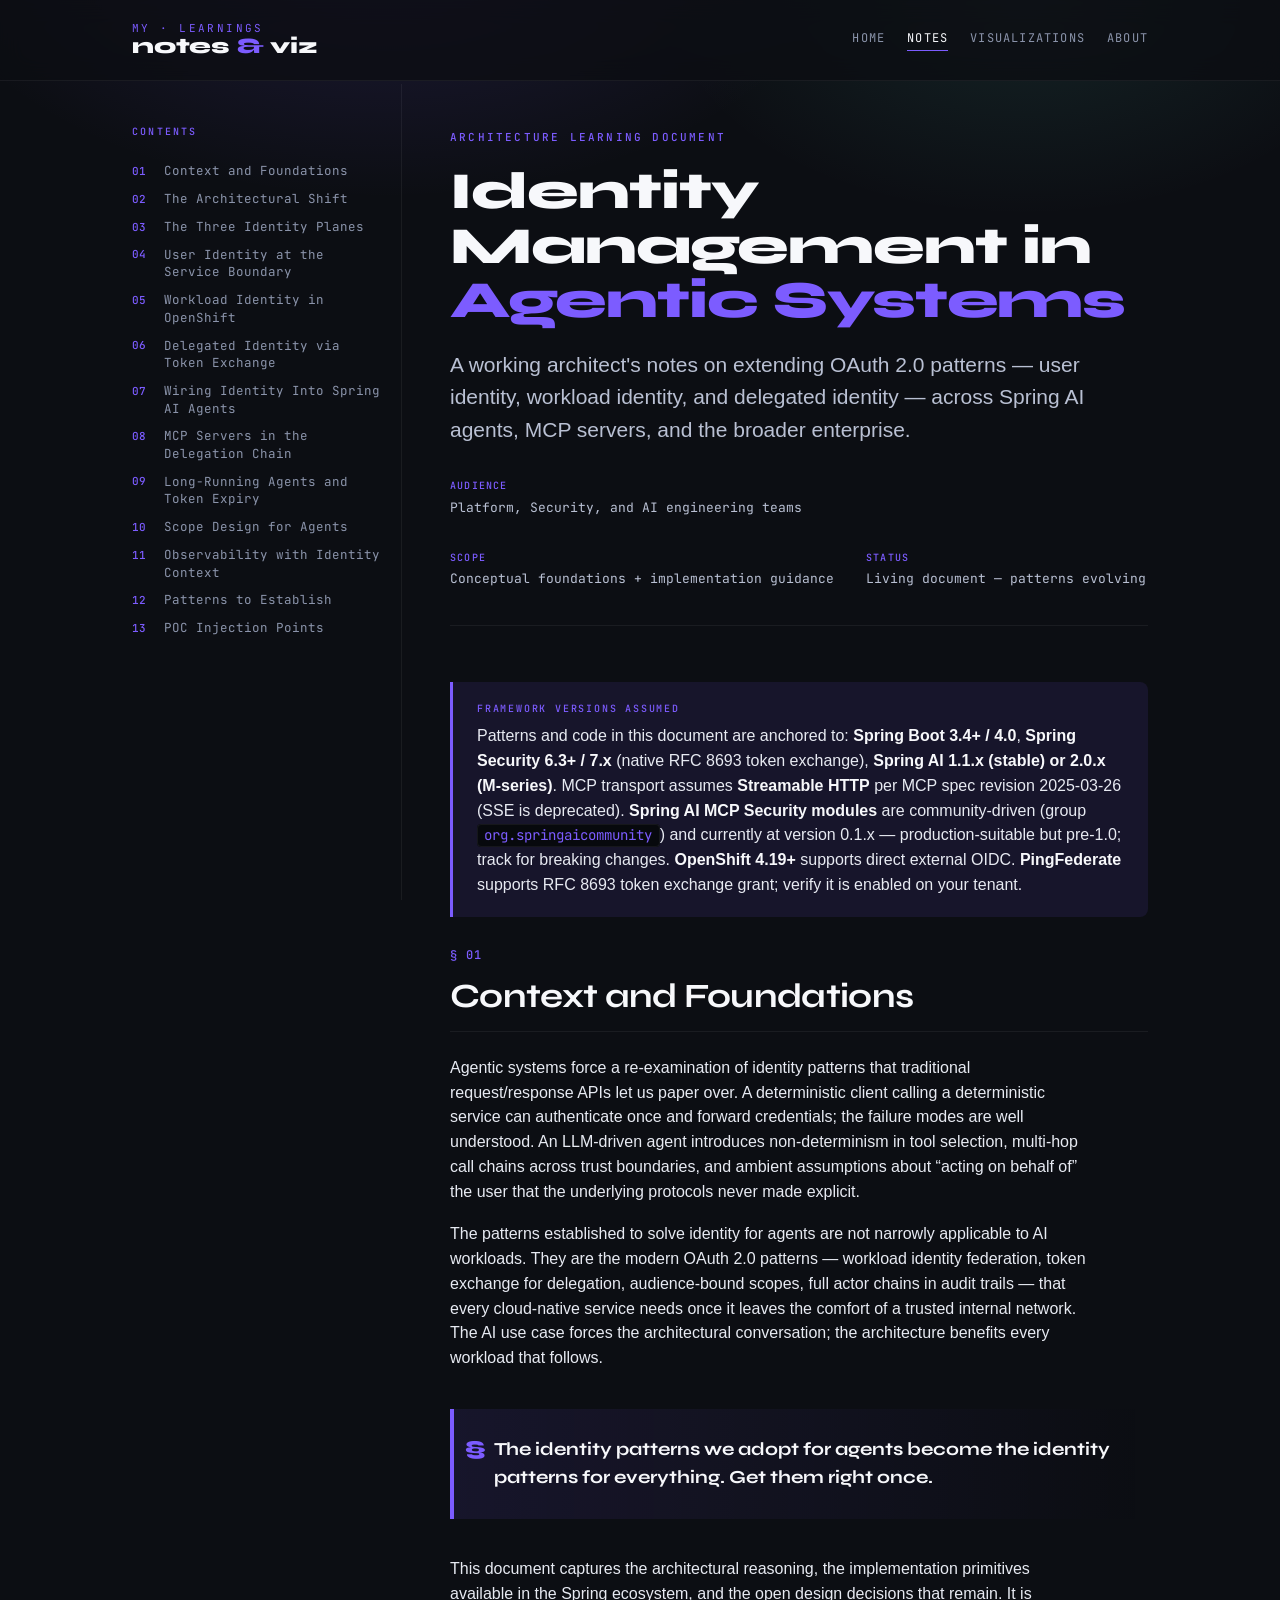
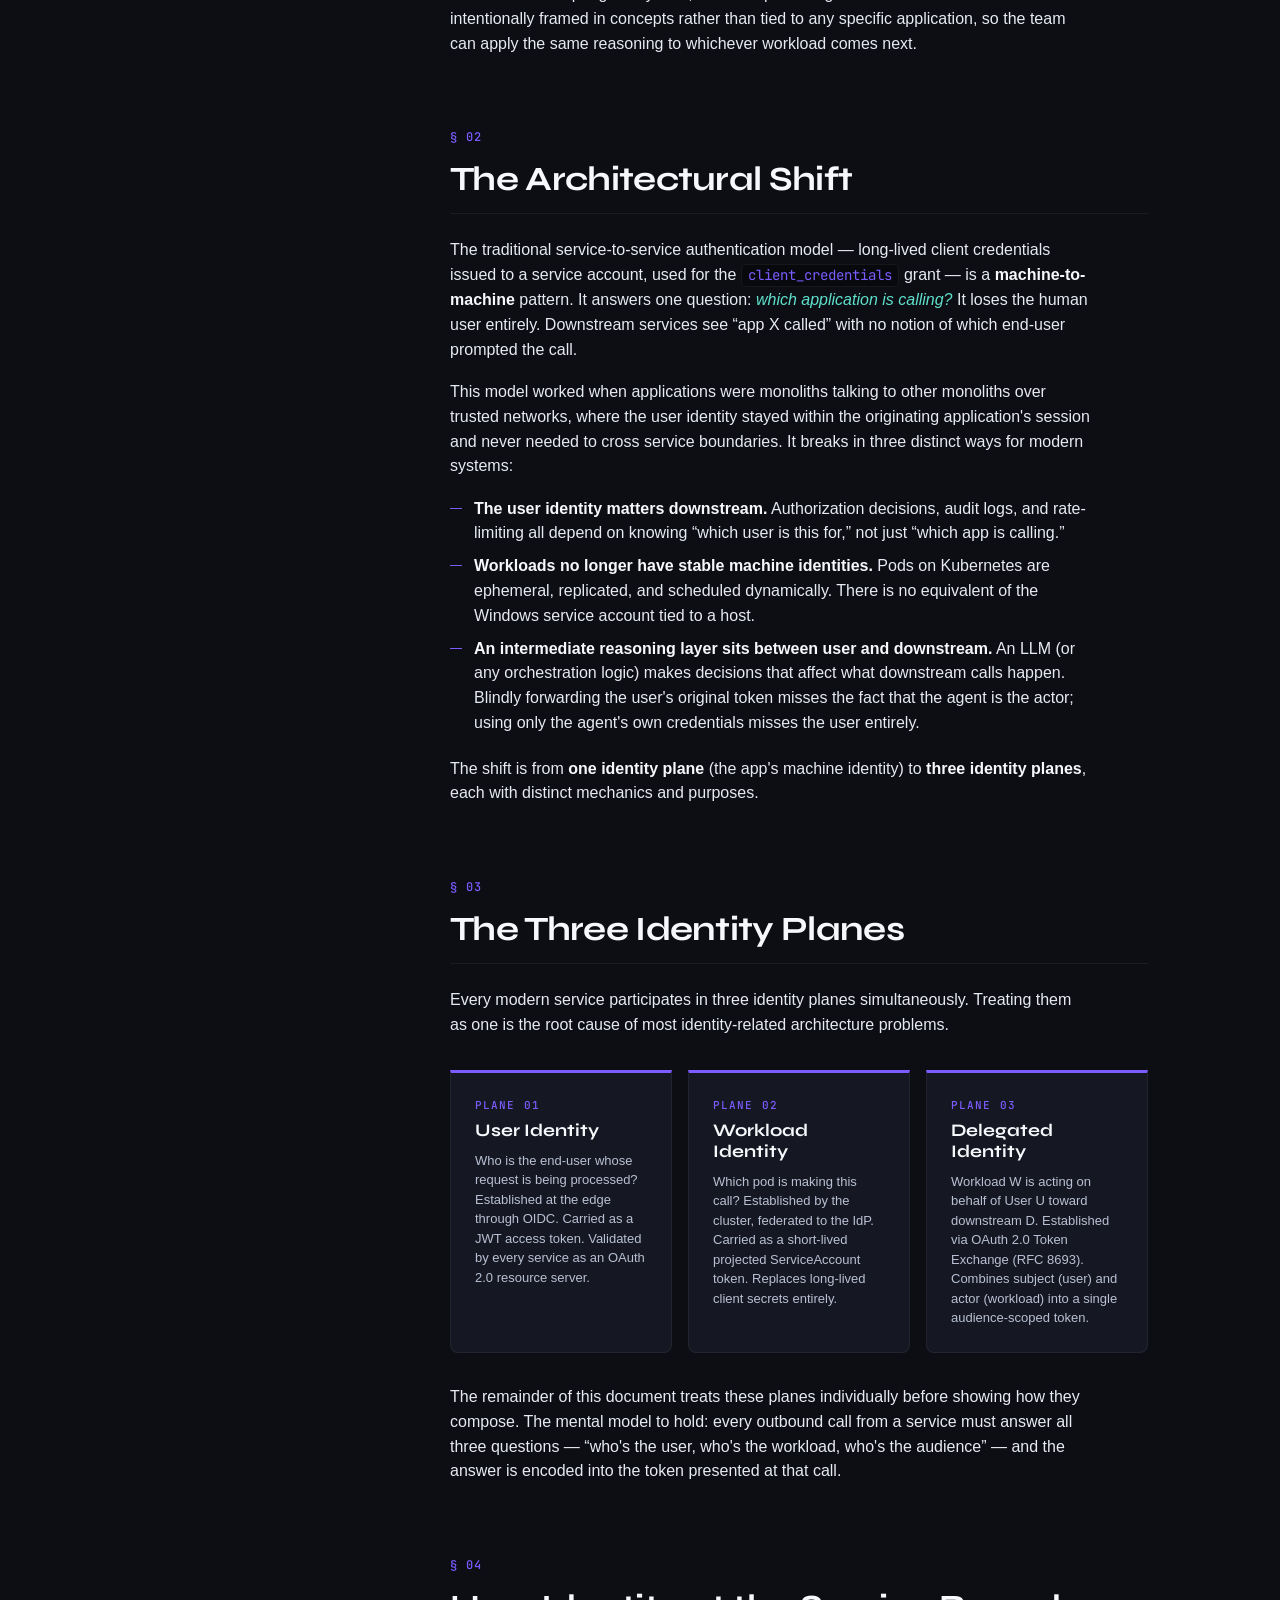
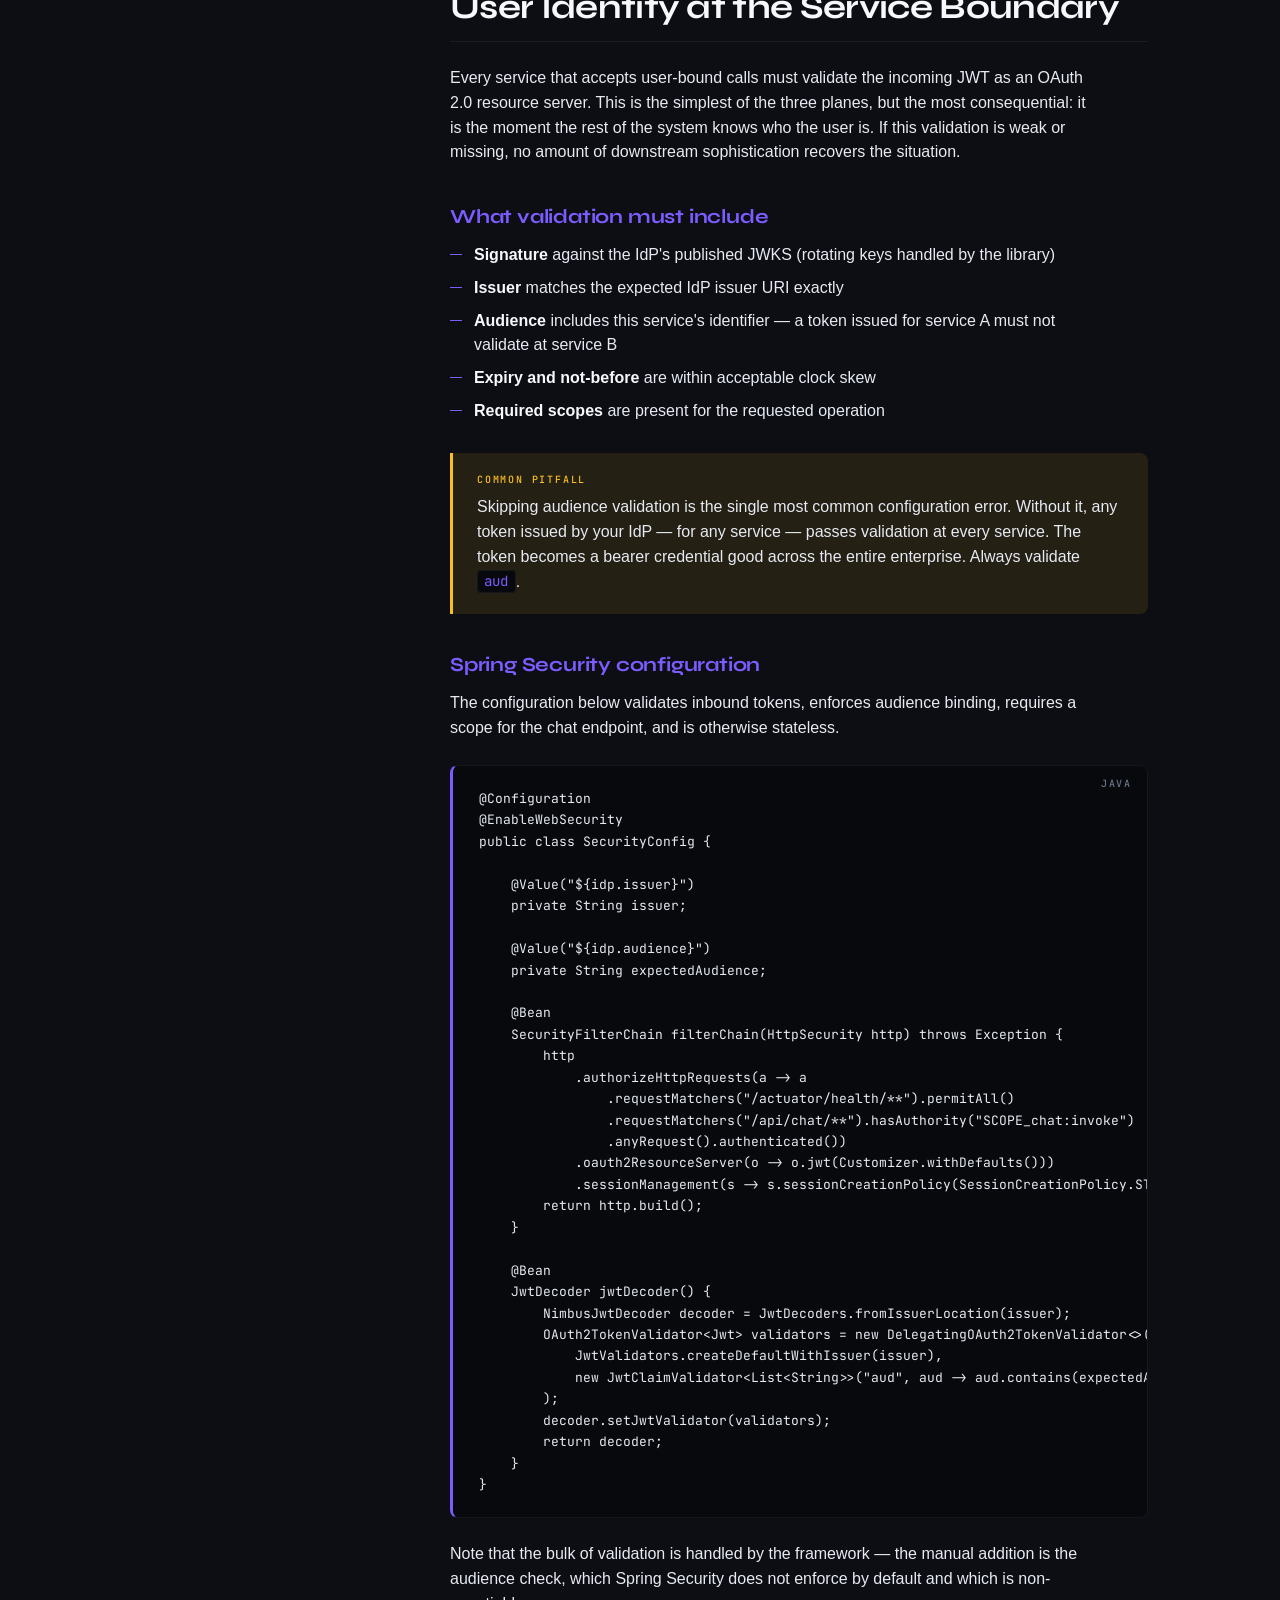
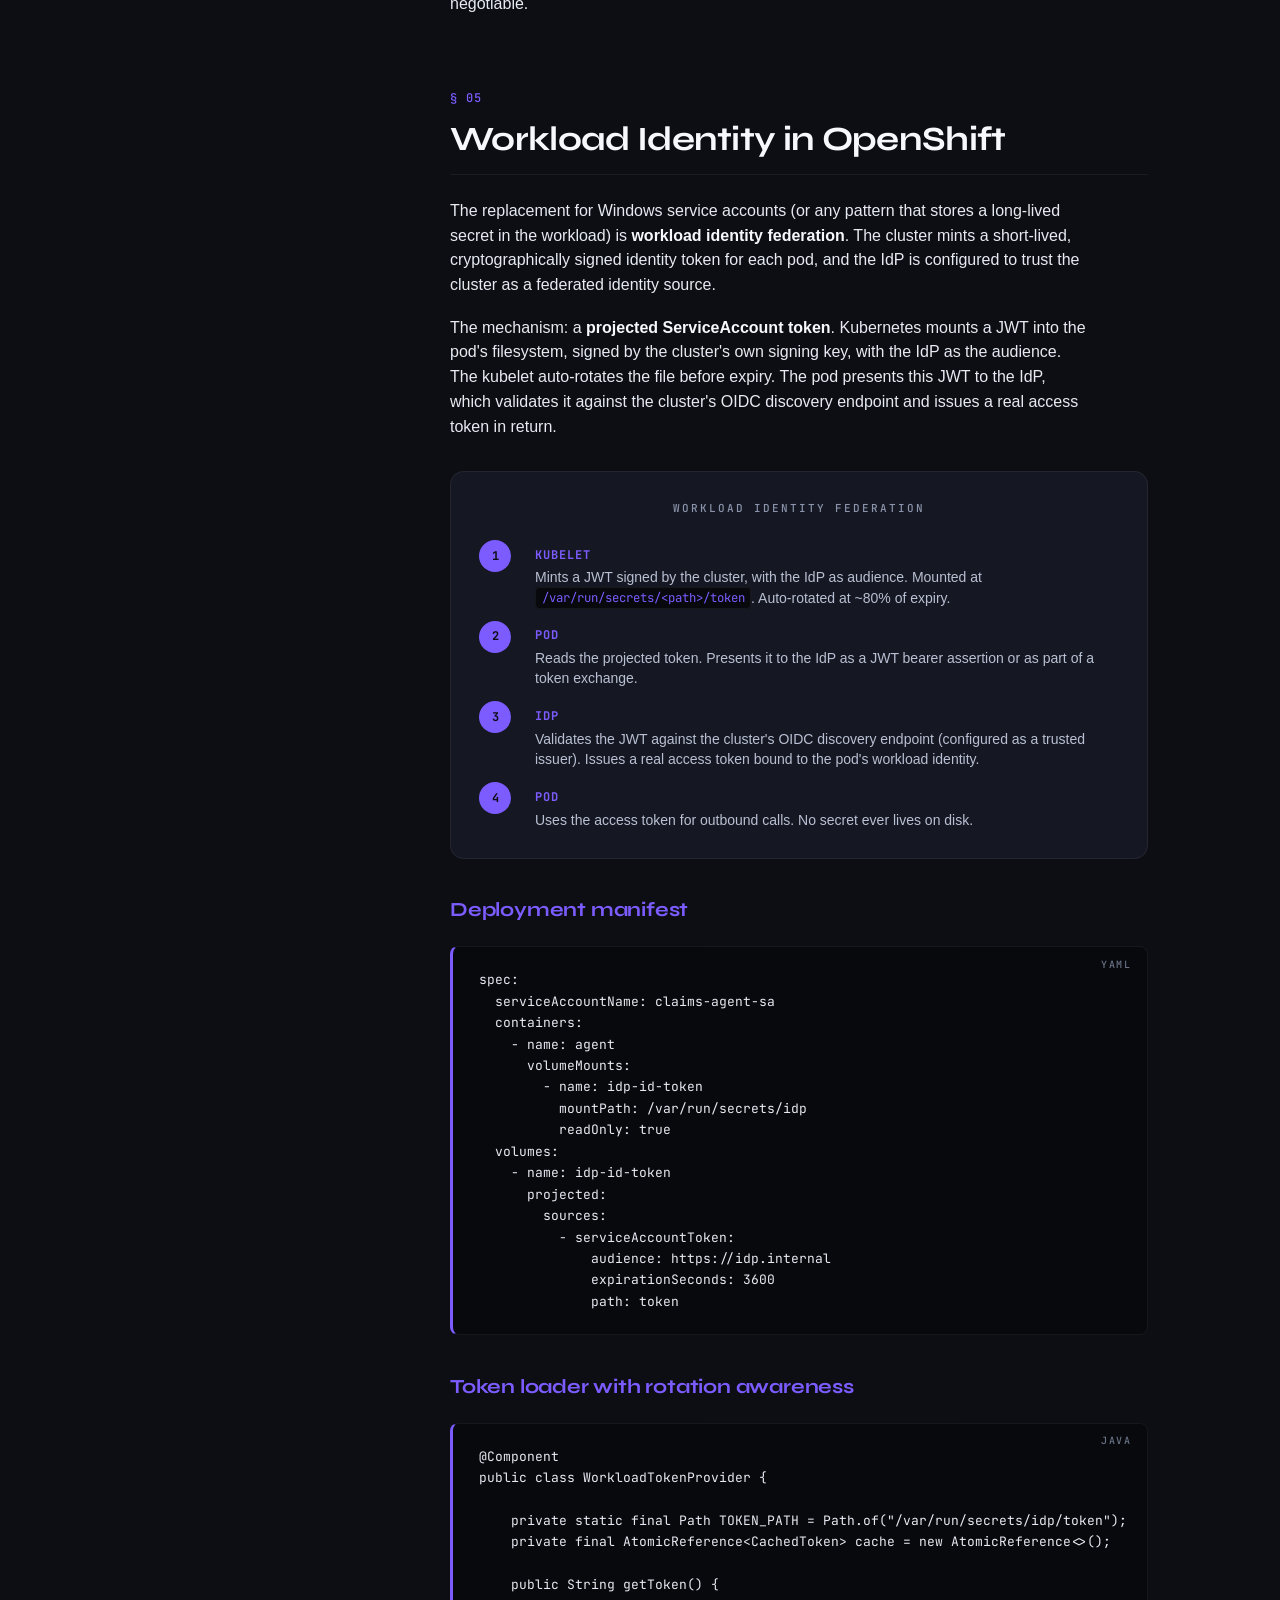
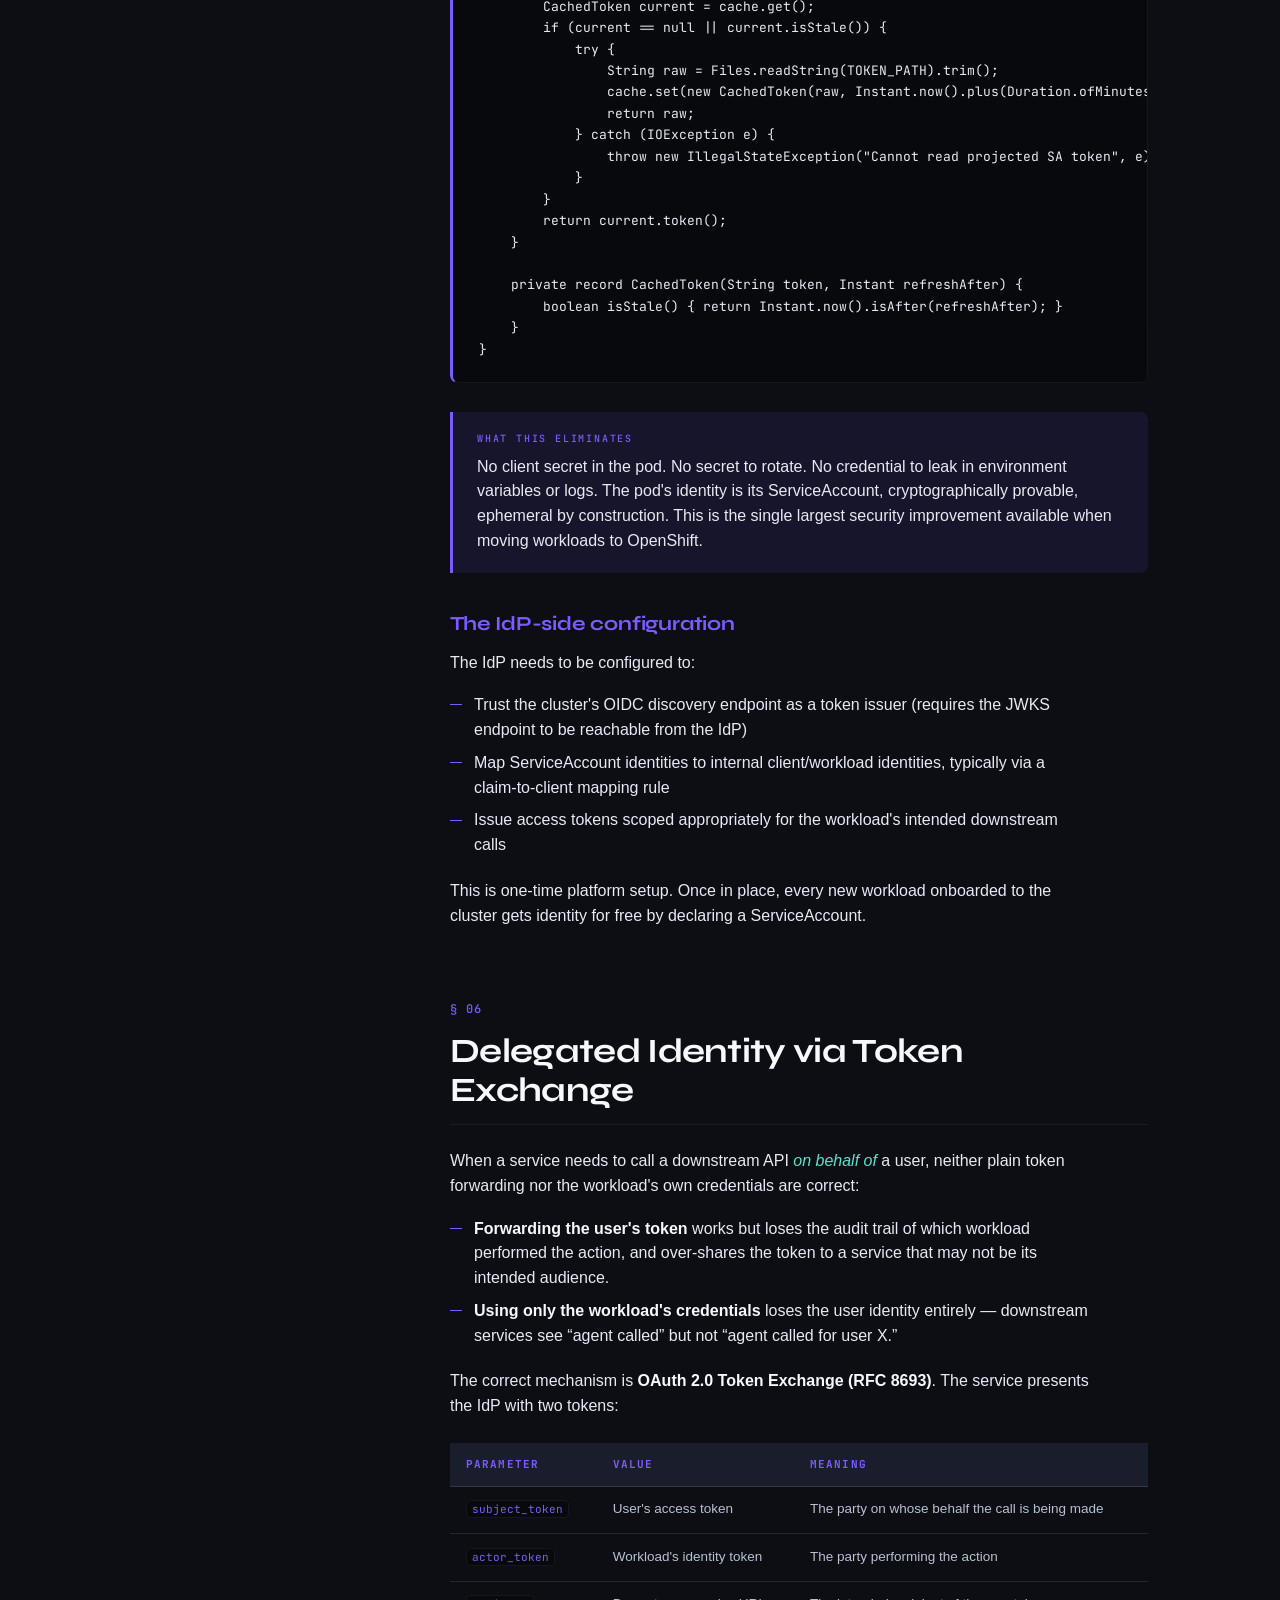
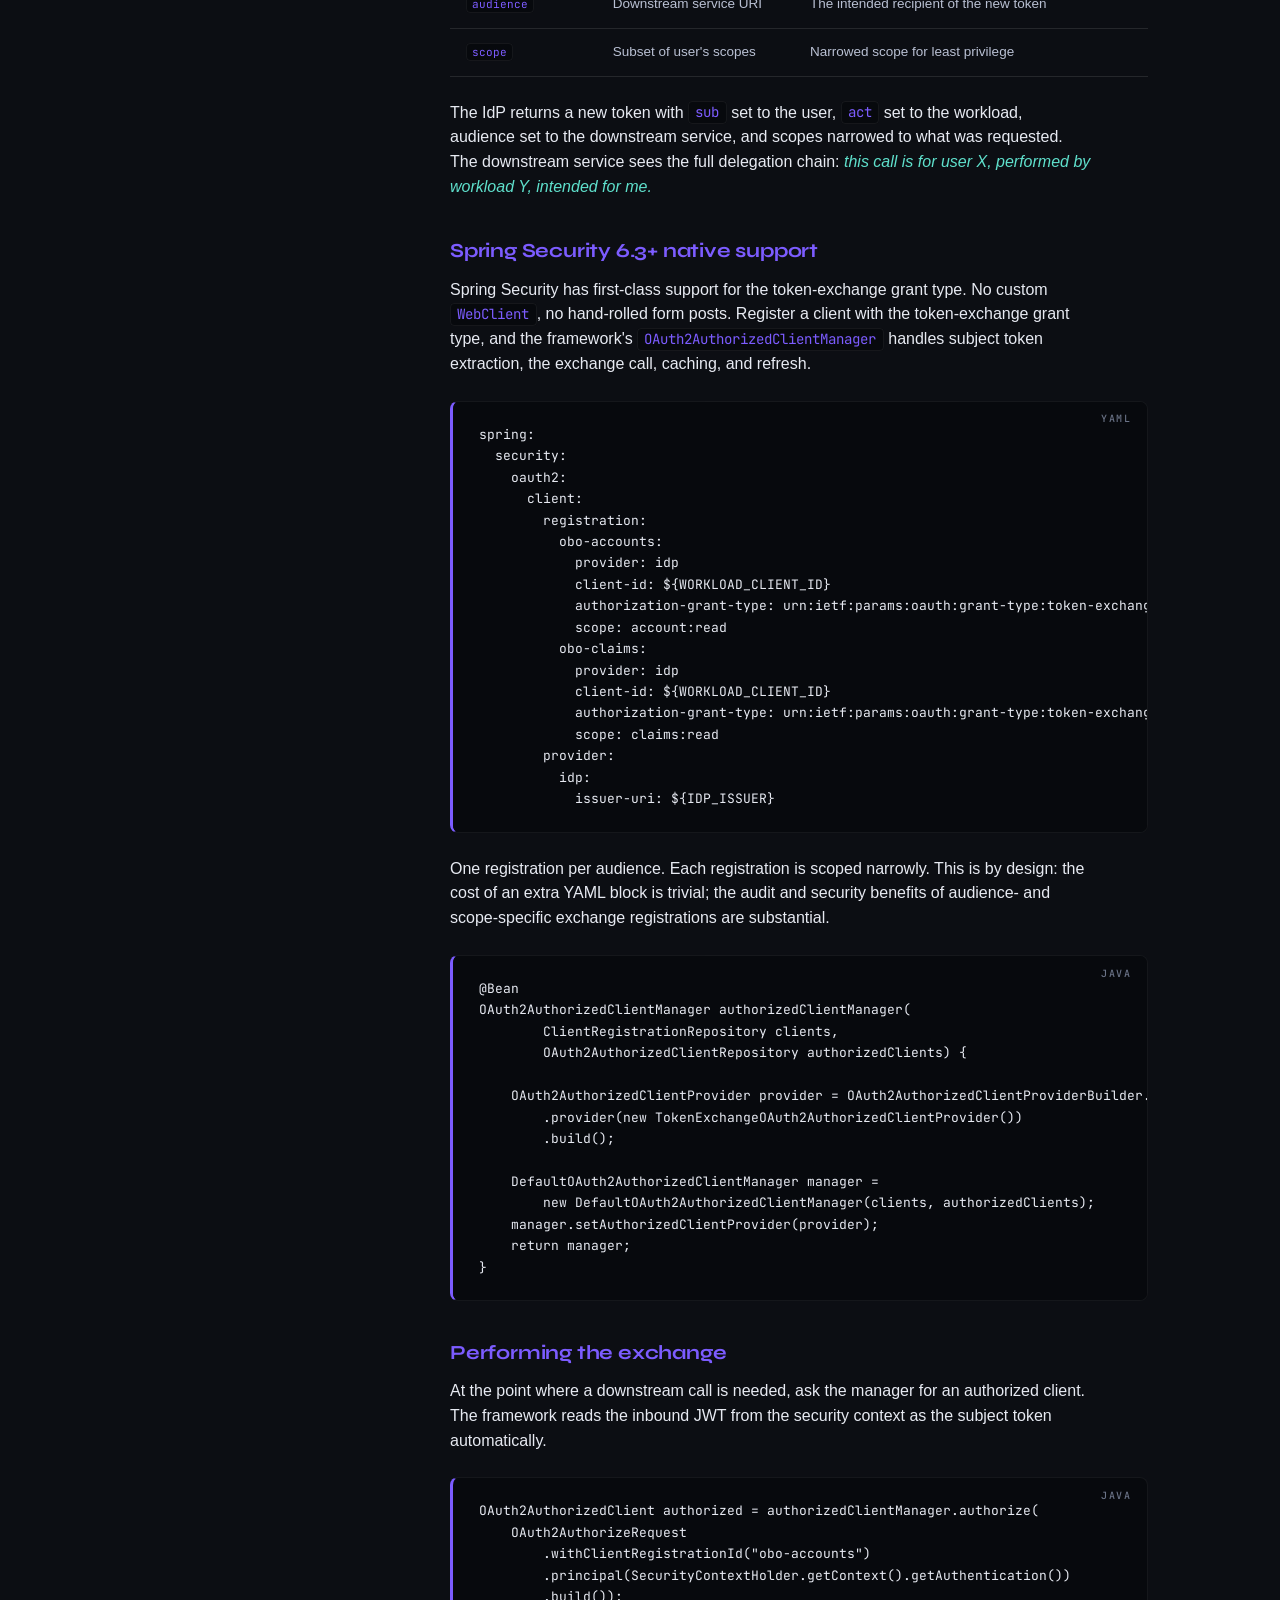
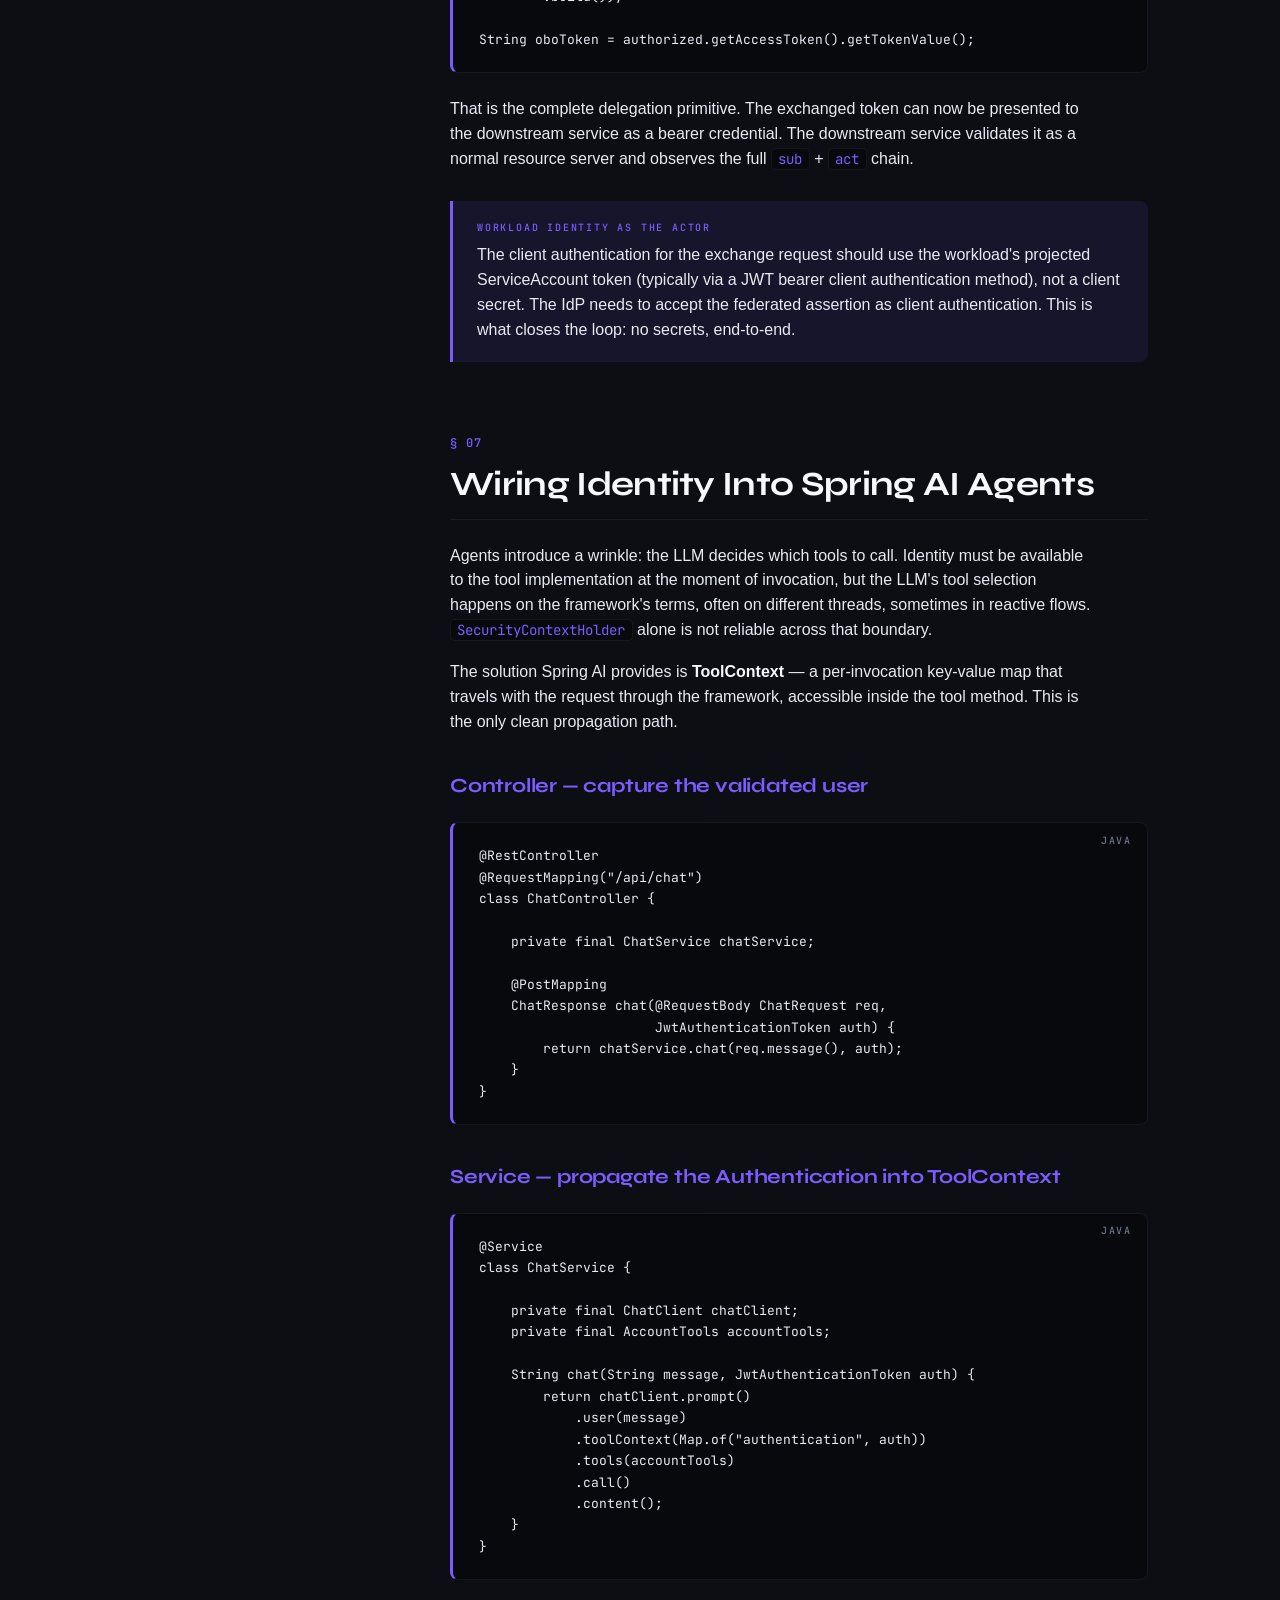
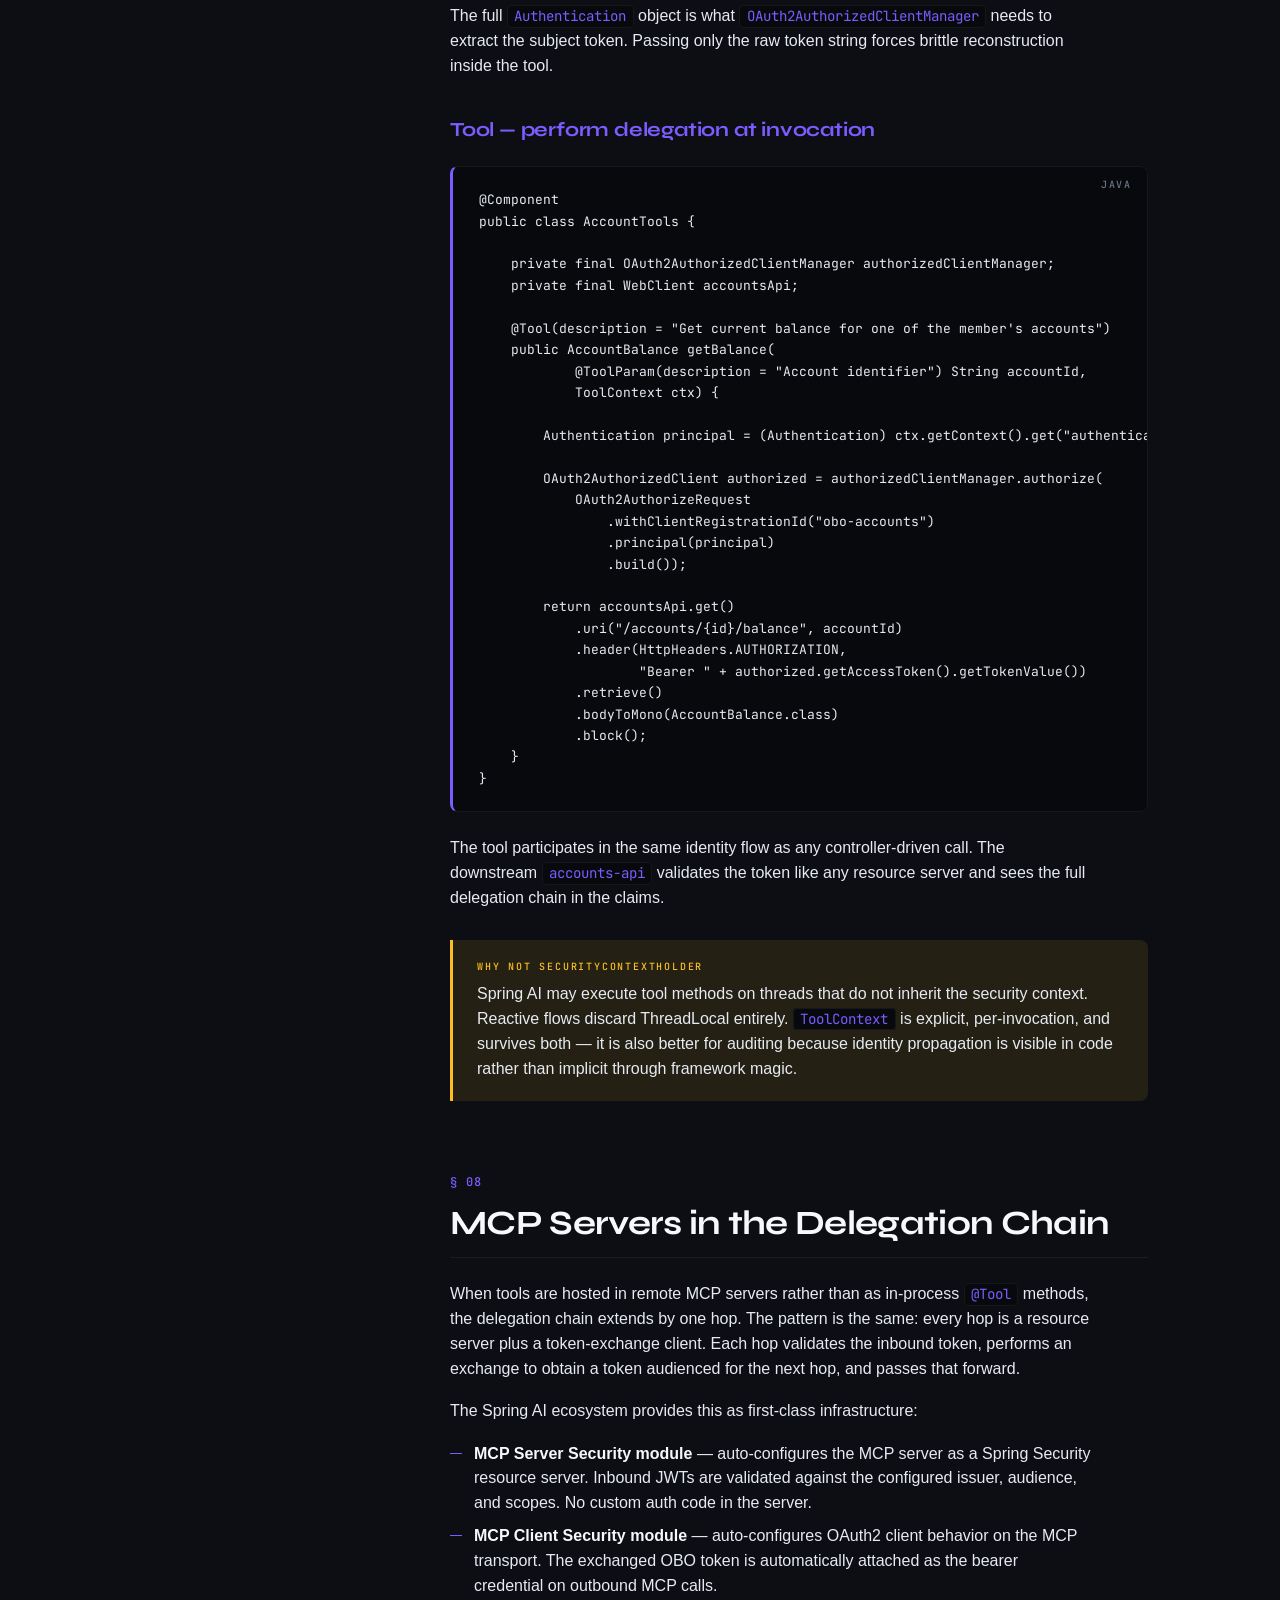
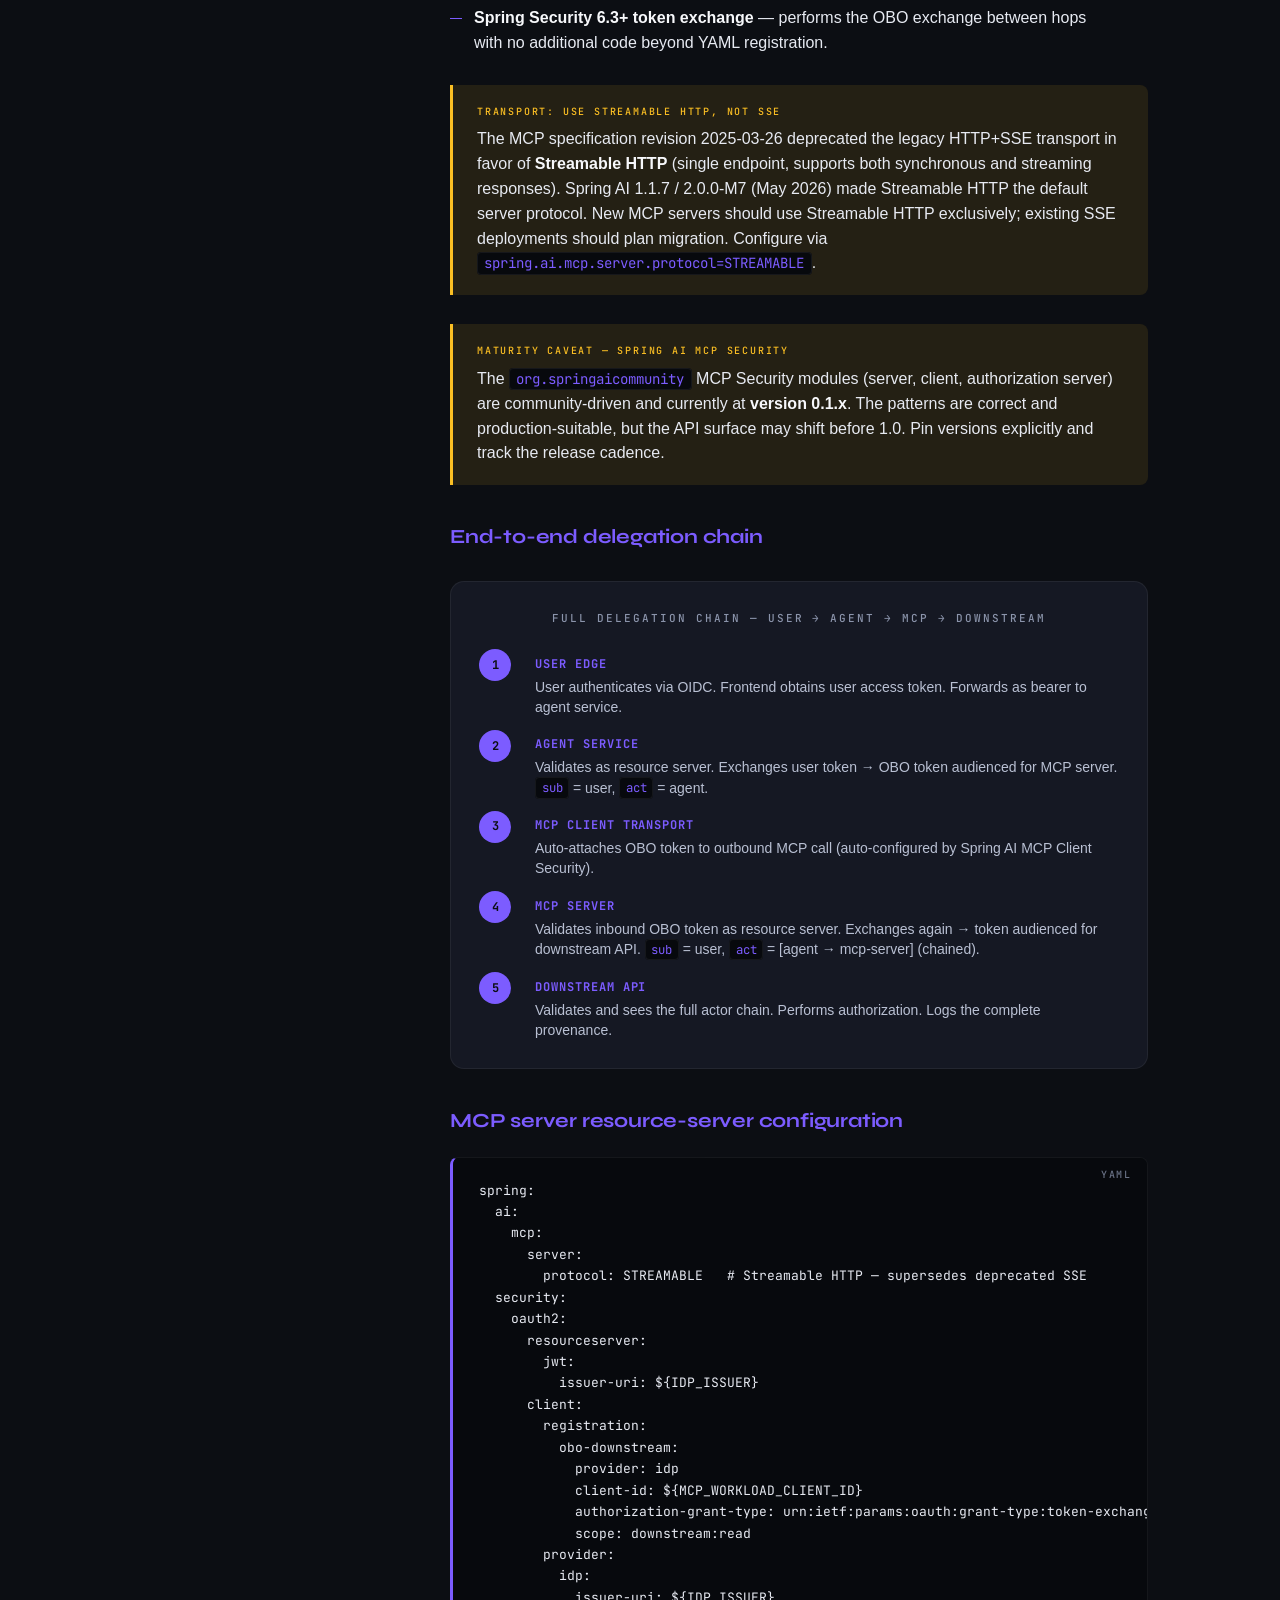
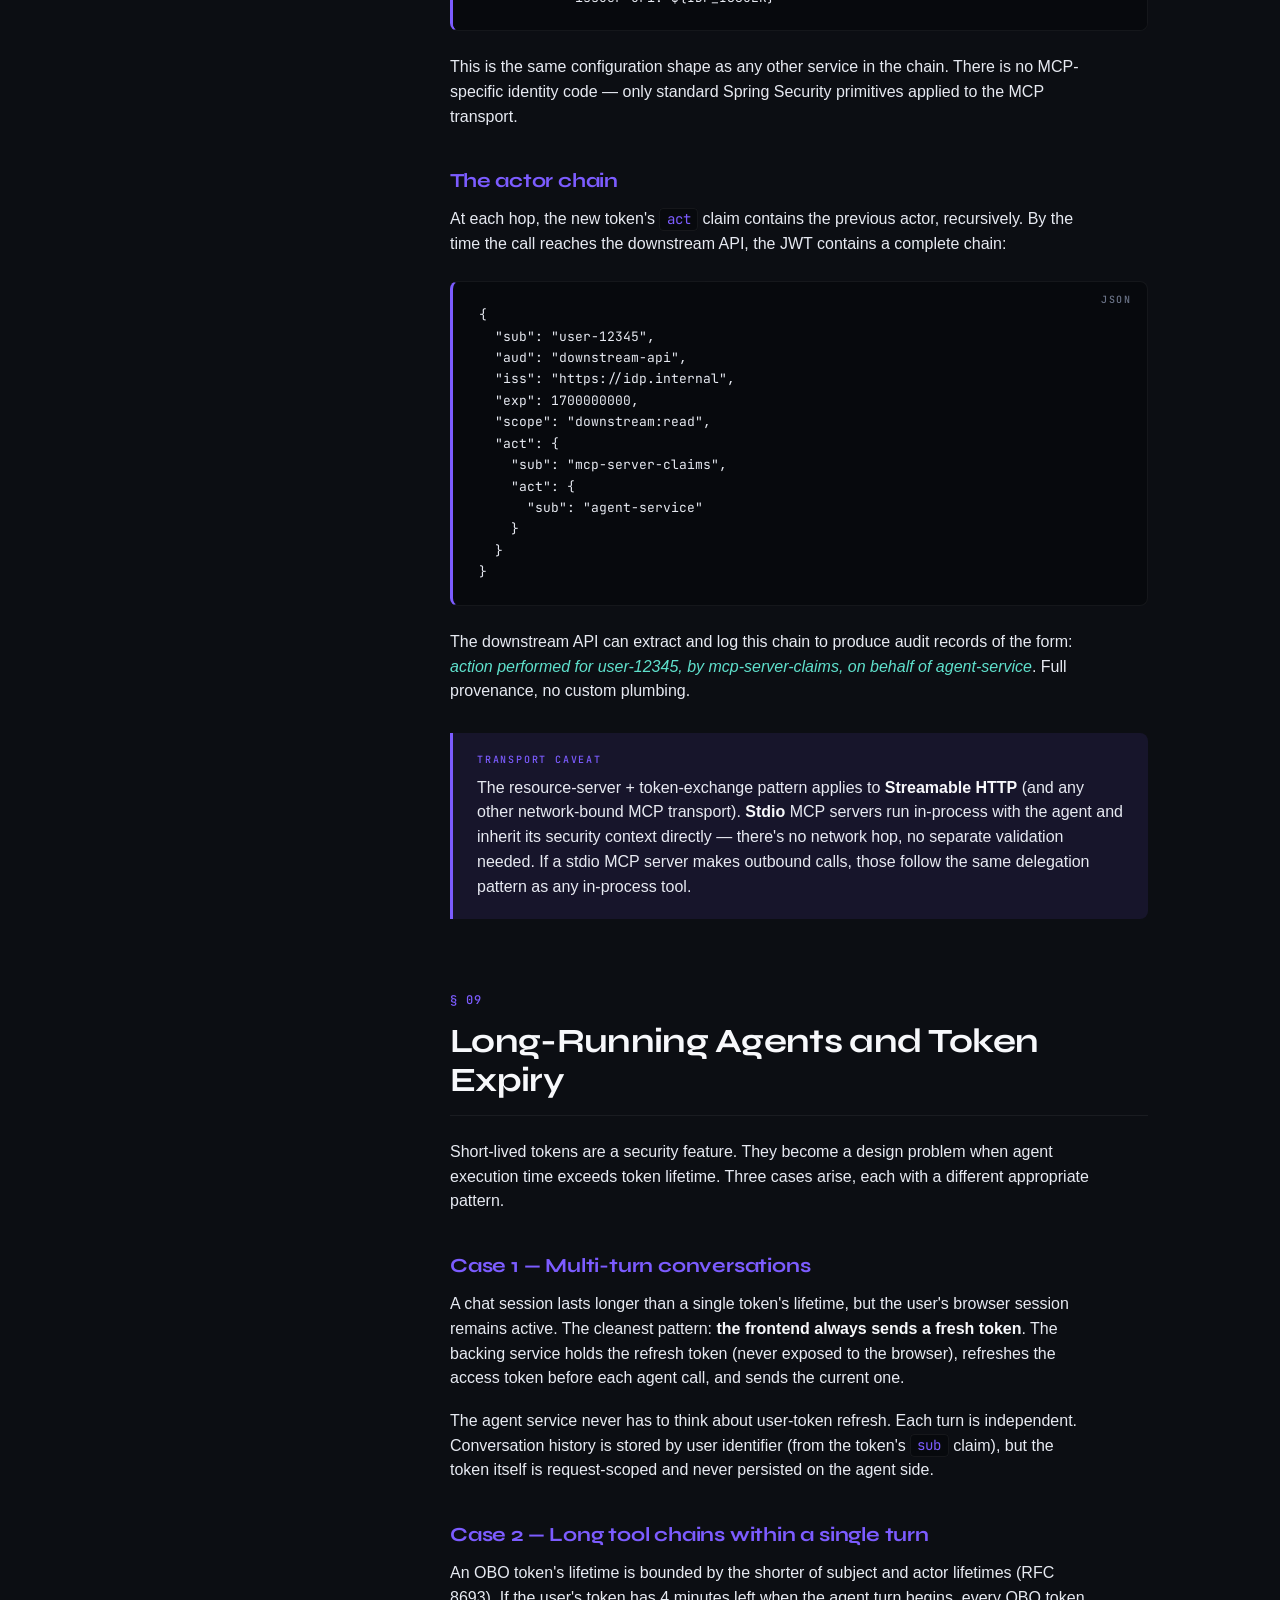
<file: posts/identity-management-agents.html>
<!DOCTYPE html>
<html lang="en">
<head>
<meta charset="UTF-8">
<meta name="viewport" content="width=device-width, initial-scale=1.0">
<title>Identity Management in Agentic Systems — my-learnings</title>
<link rel="preconnect" href="https://fonts.googleapis.com">
<link rel="preconnect" href="https://fonts.gstatic.com" crossorigin>
<link href="https://fonts.googleapis.com/css2?family=JetBrains+Mono:wght@300;400;600;700&family=Syne:wght@400;700;800&display=swap" rel="stylesheet" />
  <link rel="stylesheet" href="../assets/css/base.css" />
  <link rel="stylesheet" href="../assets/css/doc.css" />
</head>
<body>

<header class="site-header">
  <div class="container">
    <a class="logo" href="../" style="text-decoration:none">
      <div class="logo-top">my · learnings</div>
      <div class="logo-main">notes <span>&</span> viz</div>
    </a>
    <nav class="nav" aria-label="Primary">
      <a href="../">Home</a>
      <a href="../#posts" class="active">Notes</a>
      <a href="../#viz">Visualizations</a>
      <a href="../about.html">About</a>
    </nav>
  </div>
</header>

<div class="doc-layout">

<aside class="toc">
<span class="toc-label">Contents</span>
<ol>
  <li><a href="#context">Context and Foundations</a></li>
  <li><a href="#shift">The Architectural Shift</a></li>
  <li><a href="#planes">The Three Identity Planes</a></li>
  <li><a href="#resource-server">User Identity at the Service Boundary</a></li>
  <li><a href="#workload">Workload Identity in OpenShift</a></li>
  <li><a href="#exchange">Delegated Identity via Token Exchange</a></li>
  <li><a href="#spring-ai">Wiring Identity Into Spring AI Agents</a></li>
  <li><a href="#mcp">MCP Servers in the Delegation Chain</a></li>
  <li><a href="#long-running">Long-Running Agents and Token Expiry</a></li>
  <li><a href="#scopes">Scope Design for Agents</a></li>
  <li><a href="#observability">Observability with Identity Context</a></li>
  <li><a href="#patterns">Patterns to Establish</a></li>
  <li><a href="#poc">POC Injection Points</a></li>
</ol>
</aside>

<main>

<header class="doc-header">
<div class="doc-eyebrow">Architecture Learning Document</div>
<h1>Identity Management in <em>Agentic Systems</em></h1>
<p class="lede">A working architect's notes on extending OAuth 2.0 patterns — user identity, workload identity, and delegated identity — across Spring AI agents, MCP servers, and the broader enterprise.</p>
<dl class="doc-meta">
  <div>
    <dt>Audience</dt>
    <dd>Platform, Security, and AI engineering teams</dd>
  </div>
  <div>
    <dt>Scope</dt>
    <dd>Conceptual foundations + implementation guidance</dd>
  </div>
  <div>
    <dt>Status</dt>
    <dd>Living document — patterns evolving</dd>
  </div>
</dl>
</header>

<div class="callout">
<span class="callout-label">Framework versions assumed</span>
<p>Patterns and code in this document are anchored to: <strong>Spring Boot 3.4+ / 4.0</strong>, <strong>Spring Security 6.3+ / 7.x</strong> (native RFC 8693 token exchange), <strong>Spring AI 1.1.x (stable) or 2.0.x (M-series)</strong>. MCP transport assumes <strong>Streamable HTTP</strong> per MCP spec revision 2025-03-26 (SSE is deprecated). <strong>Spring AI MCP Security modules</strong> are community-driven (group <code>org.springaicommunity</code>) and currently at version 0.1.x — production-suitable but pre-1.0; track for breaking changes. <strong>OpenShift 4.19+</strong> supports direct external OIDC. <strong>PingFederate</strong> supports RFC 8693 token exchange grant; verify it is enabled on your tenant.</p>
</div>

<!-- ============ SECTION 1 ============ -->
<section id="context">
<span class="section-number">§ 01</span>
<h2>Context and Foundations</h2>

<p>Agentic systems force a re-examination of identity patterns that traditional request/response APIs let us paper over. A deterministic client calling a deterministic service can authenticate once and forward credentials; the failure modes are well understood. An LLM-driven agent introduces non-determinism in tool selection, multi-hop call chains across trust boundaries, and ambient assumptions about &ldquo;acting on behalf of&rdquo; the user that the underlying protocols never made explicit.</p>

<p>The patterns established to solve identity for agents are not narrowly applicable to AI workloads. They are the modern OAuth 2.0 patterns — workload identity federation, token exchange for delegation, audience-bound scopes, full actor chains in audit trails — that every cloud-native service needs once it leaves the comfort of a trusted internal network. The AI use case forces the architectural conversation; the architecture benefits every workload that follows.</p>

<div class="principle">
<p>The identity patterns we adopt for agents become the identity patterns for everything. Get them right once.</p>
</div>

<p>This document captures the architectural reasoning, the implementation primitives available in the Spring ecosystem, and the open design decisions that remain. It is intentionally framed in concepts rather than tied to any specific application, so the team can apply the same reasoning to whichever workload comes next.</p>
</section>

<!-- ============ SECTION 2 ============ -->
<section id="shift">
<span class="section-number">§ 02</span>
<h2>The Architectural Shift</h2>

<p>The traditional service-to-service authentication model — long-lived client credentials issued to a service account, used for the <code>client_credentials</code> grant — is a <strong>machine-to-machine</strong> pattern. It answers one question: <em>which application is calling?</em> It loses the human user entirely. Downstream services see &ldquo;app X called&rdquo; with no notion of which end-user prompted the call.</p>

<p>This model worked when applications were monoliths talking to other monoliths over trusted networks, where the user identity stayed within the originating application's session and never needed to cross service boundaries. It breaks in three distinct ways for modern systems:</p>

<ul>
  <li><strong>The user identity matters downstream.</strong> Authorization decisions, audit logs, and rate-limiting all depend on knowing &ldquo;which user is this for,&rdquo; not just &ldquo;which app is calling.&rdquo;</li>
  <li><strong>Workloads no longer have stable machine identities.</strong> Pods on Kubernetes are ephemeral, replicated, and scheduled dynamically. There is no equivalent of the Windows service account tied to a host.</li>
  <li><strong>An intermediate reasoning layer sits between user and downstream.</strong> An LLM (or any orchestration logic) makes decisions that affect what downstream calls happen. Blindly forwarding the user's original token misses the fact that the agent is the actor; using only the agent's own credentials misses the user entirely.</li>
</ul>

<p>The shift is from <strong>one identity plane</strong> (the app's machine identity) to <strong>three identity planes</strong>, each with distinct mechanics and purposes.</p>
</section>

<!-- ============ SECTION 3 ============ -->
<section id="planes">
<span class="section-number">§ 03</span>
<h2>The Three Identity Planes</h2>

<p>Every modern service participates in three identity planes simultaneously. Treating them as one is the root cause of most identity-related architecture problems.</p>

<div class="planes">
  <div class="plane">
    <div class="plane-num">PLANE 01</div>
    <div class="plane-title">User Identity</div>
    <div class="plane-desc">Who is the end-user whose request is being processed? Established at the edge through OIDC. Carried as a JWT access token. Validated by every service as an OAuth 2.0 resource server.</div>
  </div>
  <div class="plane">
    <div class="plane-num">PLANE 02</div>
    <div class="plane-title">Workload Identity</div>
    <div class="plane-desc">Which pod is making this call? Established by the cluster, federated to the IdP. Carried as a short-lived projected ServiceAccount token. Replaces long-lived client secrets entirely.</div>
  </div>
  <div class="plane">
    <div class="plane-num">PLANE 03</div>
    <div class="plane-title">Delegated Identity</div>
    <div class="plane-desc">Workload W is acting on behalf of User U toward downstream D. Established via OAuth 2.0 Token Exchange (RFC 8693). Combines subject (user) and actor (workload) into a single audience-scoped token.</div>
  </div>
</div>

<p>The remainder of this document treats these planes individually before showing how they compose. The mental model to hold: every outbound call from a service must answer all three questions — &ldquo;who's the user, who's the workload, who's the audience&rdquo; — and the answer is encoded into the token presented at that call.</p>
</section>

<!-- ============ SECTION 4 ============ -->
<section id="resource-server">
<span class="section-number">§ 04</span>
<h2>User Identity at the Service Boundary</h2>

<p>Every service that accepts user-bound calls must validate the incoming JWT as an OAuth 2.0 resource server. This is the simplest of the three planes, but the most consequential: it is the moment the rest of the system knows who the user is. If this validation is weak or missing, no amount of downstream sophistication recovers the situation.</p>

<h3>What validation must include</h3>

<ul>
  <li><strong>Signature</strong> against the IdP's published JWKS (rotating keys handled by the library)</li>
  <li><strong>Issuer</strong> matches the expected IdP issuer URI exactly</li>
  <li><strong>Audience</strong> includes this service's identifier — a token issued for service A must not validate at service B</li>
  <li><strong>Expiry and not-before</strong> are within acceptable clock skew</li>
  <li><strong>Required scopes</strong> are present for the requested operation</li>
</ul>

<div class="callout warn">
<span class="callout-label">Common pitfall</span>
<p>Skipping audience validation is the single most common configuration error. Without it, any token issued by your IdP — for any service — passes validation at every service. The token becomes a bearer credential good across the entire enterprise. Always validate <code>aud</code>.</p>
</div>

<h3>Spring Security configuration</h3>

<p>The configuration below validates inbound tokens, enforces audience binding, requires a scope for the chat endpoint, and is otherwise stateless.</p>

<pre data-lang="Java"><code>@Configuration
@EnableWebSecurity
public class SecurityConfig {

    @Value("${idp.issuer}")
    private String issuer;

    @Value("${idp.audience}")
    private String expectedAudience;

    @Bean
    SecurityFilterChain filterChain(HttpSecurity http) throws Exception {
        http
            .authorizeHttpRequests(a -&gt; a
                .requestMatchers("/actuator/health/**").permitAll()
                .requestMatchers("/api/chat/**").hasAuthority("SCOPE_chat:invoke")
                .anyRequest().authenticated())
            .oauth2ResourceServer(o -&gt; o.jwt(Customizer.withDefaults()))
            .sessionManagement(s -&gt; s.sessionCreationPolicy(SessionCreationPolicy.STATELESS));
        return http.build();
    }

    @Bean
    JwtDecoder jwtDecoder() {
        NimbusJwtDecoder decoder = JwtDecoders.fromIssuerLocation(issuer);
        OAuth2TokenValidator&lt;Jwt&gt; validators = new DelegatingOAuth2TokenValidator&lt;&gt;(
            JwtValidators.createDefaultWithIssuer(issuer),
            new JwtClaimValidator&lt;List&lt;String&gt;&gt;("aud", aud -&gt; aud.contains(expectedAudience))
        );
        decoder.setJwtValidator(validators);
        return decoder;
    }
}</code></pre>

<p>Note that the bulk of validation is handled by the framework — the manual addition is the audience check, which Spring Security does not enforce by default and which is non-negotiable.</p>
</section>

<!-- ============ SECTION 5 ============ -->
<section id="workload">
<span class="section-number">§ 05</span>
<h2>Workload Identity in OpenShift</h2>

<p>The replacement for Windows service accounts (or any pattern that stores a long-lived secret in the workload) is <strong>workload identity federation</strong>. The cluster mints a short-lived, cryptographically signed identity token for each pod, and the IdP is configured to trust the cluster as a federated identity source.</p>

<p>The mechanism: a <strong>projected ServiceAccount token</strong>. Kubernetes mounts a JWT into the pod's filesystem, signed by the cluster's own signing key, with the IdP as the audience. The kubelet auto-rotates the file before expiry. The pod presents this JWT to the IdP, which validates it against the cluster's OIDC discovery endpoint and issues a real access token in return.</p>

<div class="diagram">
<div class="diagram-title">Workload Identity Federation</div>
<div class="flow">
  <div class="flow-step">
    <div class="flow-num">1</div>
    <div class="flow-content">
      <span class="flow-actor">Kubelet</span>
      <div class="flow-desc">Mints a JWT signed by the cluster, with the IdP as audience. Mounted at <code>/var/run/secrets/&lt;path&gt;/token</code>. Auto-rotated at ~80% of expiry.</div>
    </div>
  </div>
  <div class="flow-step">
    <div class="flow-num">2</div>
    <div class="flow-content">
      <span class="flow-actor">Pod</span>
      <div class="flow-desc">Reads the projected token. Presents it to the IdP as a JWT bearer assertion or as part of a token exchange.</div>
    </div>
  </div>
  <div class="flow-step">
    <div class="flow-num">3</div>
    <div class="flow-content">
      <span class="flow-actor">IdP</span>
      <div class="flow-desc">Validates the JWT against the cluster's OIDC discovery endpoint (configured as a trusted issuer). Issues a real access token bound to the pod's workload identity.</div>
    </div>
  </div>
  <div class="flow-step">
    <div class="flow-num">4</div>
    <div class="flow-content">
      <span class="flow-actor">Pod</span>
      <div class="flow-desc">Uses the access token for outbound calls. No secret ever lives on disk.</div>
    </div>
  </div>
</div>
</div>

<h3>Deployment manifest</h3>

<pre data-lang="YAML"><code>spec:
  serviceAccountName: claims-agent-sa
  containers:
    - name: agent
      volumeMounts:
        - name: idp-id-token
          mountPath: /var/run/secrets/idp
          readOnly: true
  volumes:
    - name: idp-id-token
      projected:
        sources:
          - serviceAccountToken:
              audience: https://idp.internal
              expirationSeconds: 3600
              path: token</code></pre>

<h3>Token loader with rotation awareness</h3>

<pre data-lang="Java"><code>@Component
public class WorkloadTokenProvider {

    private static final Path TOKEN_PATH = Path.of("/var/run/secrets/idp/token");
    private final AtomicReference&lt;CachedToken&gt; cache = new AtomicReference&lt;&gt;();

    public String getToken() {
        CachedToken current = cache.get();
        if (current == null || current.isStale()) {
            try {
                String raw = Files.readString(TOKEN_PATH).trim();
                cache.set(new CachedToken(raw, Instant.now().plus(Duration.ofMinutes(10))));
                return raw;
            } catch (IOException e) {
                throw new IllegalStateException("Cannot read projected SA token", e);
            }
        }
        return current.token();
    }

    private record CachedToken(String token, Instant refreshAfter) {
        boolean isStale() { return Instant.now().isAfter(refreshAfter); }
    }
}</code></pre>

<div class="callout">
<span class="callout-label">What this eliminates</span>
<p>No client secret in the pod. No secret to rotate. No credential to leak in environment variables or logs. The pod's identity is its ServiceAccount, cryptographically provable, ephemeral by construction. This is the single largest security improvement available when moving workloads to OpenShift.</p>
</div>

<h3>The IdP-side configuration</h3>

<p>The IdP needs to be configured to:</p>
<ul>
  <li>Trust the cluster's OIDC discovery endpoint as a token issuer (requires the JWKS endpoint to be reachable from the IdP)</li>
  <li>Map ServiceAccount identities to internal client/workload identities, typically via a claim-to-client mapping rule</li>
  <li>Issue access tokens scoped appropriately for the workload's intended downstream calls</li>
</ul>

<p>This is one-time platform setup. Once in place, every new workload onboarded to the cluster gets identity for free by declaring a ServiceAccount.</p>
</section>

<!-- ============ SECTION 6 ============ -->
<section id="exchange">
<span class="section-number">§ 06</span>
<h2>Delegated Identity via Token Exchange</h2>

<p>When a service needs to call a downstream API <em>on behalf of</em> a user, neither plain token forwarding nor the workload's own credentials are correct:</p>

<ul>
  <li><strong>Forwarding the user's token</strong> works but loses the audit trail of which workload performed the action, and over-shares the token to a service that may not be its intended audience.</li>
  <li><strong>Using only the workload's credentials</strong> loses the user identity entirely — downstream services see &ldquo;agent called&rdquo; but not &ldquo;agent called for user X.&rdquo;</li>
</ul>

<p>The correct mechanism is <strong>OAuth 2.0 Token Exchange (RFC 8693)</strong>. The service presents the IdP with two tokens:</p>

<table>
  <thead>
    <tr><th>Parameter</th><th>Value</th><th>Meaning</th></tr>
  </thead>
  <tbody>
    <tr><td><code>subject_token</code></td><td>User's access token</td><td>The party on whose behalf the call is being made</td></tr>
    <tr><td><code>actor_token</code></td><td>Workload's identity token</td><td>The party performing the action</td></tr>
    <tr><td><code>audience</code></td><td>Downstream service URI</td><td>The intended recipient of the new token</td></tr>
    <tr><td><code>scope</code></td><td>Subset of user's scopes</td><td>Narrowed scope for least privilege</td></tr>
  </tbody>
</table>

<p>The IdP returns a new token with <code>sub</code> set to the user, <code>act</code> set to the workload, audience set to the downstream service, and scopes narrowed to what was requested. The downstream service sees the full delegation chain: <em>this call is for user X, performed by workload Y, intended for me.</em></p>

<h3>Spring Security 6.3+ native support</h3>

<p>Spring Security has first-class support for the token-exchange grant type. No custom <code>WebClient</code>, no hand-rolled form posts. Register a client with the token-exchange grant type, and the framework's <code>OAuth2AuthorizedClientManager</code> handles subject token extraction, the exchange call, caching, and refresh.</p>

<pre data-lang="YAML"><code>spring:
  security:
    oauth2:
      client:
        registration:
          obo-accounts:
            provider: idp
            client-id: ${WORKLOAD_CLIENT_ID}
            authorization-grant-type: urn:ietf:params:oauth:grant-type:token-exchange
            scope: account:read
          obo-claims:
            provider: idp
            client-id: ${WORKLOAD_CLIENT_ID}
            authorization-grant-type: urn:ietf:params:oauth:grant-type:token-exchange
            scope: claims:read
        provider:
          idp:
            issuer-uri: ${IDP_ISSUER}</code></pre>

<p>One registration per audience. Each registration is scoped narrowly. This is by design: the cost of an extra YAML block is trivial; the audit and security benefits of audience- and scope-specific exchange registrations are substantial.</p>

<pre data-lang="Java"><code>@Bean
OAuth2AuthorizedClientManager authorizedClientManager(
        ClientRegistrationRepository clients,
        OAuth2AuthorizedClientRepository authorizedClients) {

    OAuth2AuthorizedClientProvider provider = OAuth2AuthorizedClientProviderBuilder.builder()
        .provider(new TokenExchangeOAuth2AuthorizedClientProvider())
        .build();

    DefaultOAuth2AuthorizedClientManager manager =
        new DefaultOAuth2AuthorizedClientManager(clients, authorizedClients);
    manager.setAuthorizedClientProvider(provider);
    return manager;
}</code></pre>

<h3>Performing the exchange</h3>

<p>At the point where a downstream call is needed, ask the manager for an authorized client. The framework reads the inbound JWT from the security context as the subject token automatically.</p>

<pre data-lang="Java"><code>OAuth2AuthorizedClient authorized = authorizedClientManager.authorize(
    OAuth2AuthorizeRequest
        .withClientRegistrationId("obo-accounts")
        .principal(SecurityContextHolder.getContext().getAuthentication())
        .build());

String oboToken = authorized.getAccessToken().getTokenValue();</code></pre>

<p>That is the complete delegation primitive. The exchanged token can now be presented to the downstream service as a bearer credential. The downstream service validates it as a normal resource server and observes the full <code>sub</code> + <code>act</code> chain.</p>

<div class="callout">
<span class="callout-label">Workload identity as the actor</span>
<p>The client authentication for the exchange request should use the workload's projected ServiceAccount token (typically via a JWT bearer client authentication method), not a client secret. The IdP needs to accept the federated assertion as client authentication. This is what closes the loop: no secrets, end-to-end.</p>
</div>
</section>

<!-- ============ SECTION 7 ============ -->
<section id="spring-ai">
<span class="section-number">§ 07</span>
<h2>Wiring Identity Into Spring AI Agents</h2>

<p>Agents introduce a wrinkle: the LLM decides which tools to call. Identity must be available to the tool implementation at the moment of invocation, but the LLM's tool selection happens on the framework's terms, often on different threads, sometimes in reactive flows. <code>SecurityContextHolder</code> alone is not reliable across that boundary.</p>

<p>The solution Spring AI provides is <strong>ToolContext</strong> — a per-invocation key-value map that travels with the request through the framework, accessible inside the tool method. This is the only clean propagation path.</p>

<h3>Controller — capture the validated user</h3>

<pre data-lang="Java"><code>@RestController
@RequestMapping("/api/chat")
class ChatController {

    private final ChatService chatService;

    @PostMapping
    ChatResponse chat(@RequestBody ChatRequest req,
                      JwtAuthenticationToken auth) {
        return chatService.chat(req.message(), auth);
    }
}</code></pre>

<h3>Service — propagate the Authentication into ToolContext</h3>

<pre data-lang="Java"><code>@Service
class ChatService {

    private final ChatClient chatClient;
    private final AccountTools accountTools;

    String chat(String message, JwtAuthenticationToken auth) {
        return chatClient.prompt()
            .user(message)
            .toolContext(Map.of("authentication", auth))
            .tools(accountTools)
            .call()
            .content();
    }
}</code></pre>

<p>The full <code>Authentication</code> object is what <code>OAuth2AuthorizedClientManager</code> needs to extract the subject token. Passing only the raw token string forces brittle reconstruction inside the tool.</p>

<h3>Tool — perform delegation at invocation</h3>

<pre data-lang="Java"><code>@Component
public class AccountTools {

    private final OAuth2AuthorizedClientManager authorizedClientManager;
    private final WebClient accountsApi;

    @Tool(description = "Get current balance for one of the member's accounts")
    public AccountBalance getBalance(
            @ToolParam(description = "Account identifier") String accountId,
            ToolContext ctx) {

        Authentication principal = (Authentication) ctx.getContext().get("authentication");

        OAuth2AuthorizedClient authorized = authorizedClientManager.authorize(
            OAuth2AuthorizeRequest
                .withClientRegistrationId("obo-accounts")
                .principal(principal)
                .build());

        return accountsApi.get()
            .uri("/accounts/{id}/balance", accountId)
            .header(HttpHeaders.AUTHORIZATION,
                    "Bearer " + authorized.getAccessToken().getTokenValue())
            .retrieve()
            .bodyToMono(AccountBalance.class)
            .block();
    }
}</code></pre>

<p>The tool participates in the same identity flow as any controller-driven call. The downstream <code>accounts-api</code> validates the token like any resource server and sees the full delegation chain in the claims.</p>

<div class="callout warn">
<span class="callout-label">Why not SecurityContextHolder</span>
<p>Spring AI may execute tool methods on threads that do not inherit the security context. Reactive flows discard ThreadLocal entirely. <code>ToolContext</code> is explicit, per-invocation, and survives both — it is also better for auditing because identity propagation is visible in code rather than implicit through framework magic.</p>
</div>
</section>

<!-- ============ SECTION 8 ============ -->
<section id="mcp">
<span class="section-number">§ 08</span>
<h2>MCP Servers in the Delegation Chain</h2>

<p>When tools are hosted in remote MCP servers rather than as in-process <code>@Tool</code> methods, the delegation chain extends by one hop. The pattern is the same: every hop is a resource server plus a token-exchange client. Each hop validates the inbound token, performs an exchange to obtain a token audienced for the next hop, and passes that forward.</p>

<p>The Spring AI ecosystem provides this as first-class infrastructure:</p>

<ul>
  <li><strong>MCP Server Security module</strong> — auto-configures the MCP server as a Spring Security resource server. Inbound JWTs are validated against the configured issuer, audience, and scopes. No custom auth code in the server.</li>
  <li><strong>MCP Client Security module</strong> — auto-configures OAuth2 client behavior on the MCP transport. The exchanged OBO token is automatically attached as the bearer credential on outbound MCP calls.</li>
  <li><strong>Spring Security 6.3+ token exchange</strong> — performs the OBO exchange between hops with no additional code beyond YAML registration.</li>
</ul>

<div class="callout warn">
<span class="callout-label">Transport: use Streamable HTTP, not SSE</span>
<p>The MCP specification revision 2025-03-26 deprecated the legacy HTTP+SSE transport in favor of <strong>Streamable HTTP</strong> (single endpoint, supports both synchronous and streaming responses). Spring AI 1.1.7 / 2.0.0-M7 (May 2026) made Streamable HTTP the default server protocol. New MCP servers should use Streamable HTTP exclusively; existing SSE deployments should plan migration. Configure via <code>spring.ai.mcp.server.protocol=STREAMABLE</code>.</p>
</div>

<div class="callout warn">
<span class="callout-label">Maturity caveat — Spring AI MCP Security</span>
<p>The <code>org.springaicommunity</code> MCP Security modules (server, client, authorization server) are community-driven and currently at <strong>version 0.1.x</strong>. The patterns are correct and production-suitable, but the API surface may shift before 1.0. Pin versions explicitly and track the release cadence.</p>
</div>

<h3>End-to-end delegation chain</h3>

<div class="diagram">
<div class="diagram-title">Full Delegation Chain — User → Agent → MCP → Downstream</div>
<div class="flow">
  <div class="flow-step">
    <div class="flow-num">1</div>
    <div class="flow-content">
      <span class="flow-actor">User Edge</span>
      <div class="flow-desc">User authenticates via OIDC. Frontend obtains user access token. Forwards as bearer to agent service.</div>
    </div>
  </div>
  <div class="flow-step">
    <div class="flow-num">2</div>
    <div class="flow-content">
      <span class="flow-actor">Agent Service</span>
      <div class="flow-desc">Validates as resource server. Exchanges user token → OBO token audienced for MCP server. <code>sub</code> = user, <code>act</code> = agent.</div>
    </div>
  </div>
  <div class="flow-step">
    <div class="flow-num">3</div>
    <div class="flow-content">
      <span class="flow-actor">MCP Client Transport</span>
      <div class="flow-desc">Auto-attaches OBO token to outbound MCP call (auto-configured by Spring AI MCP Client Security).</div>
    </div>
  </div>
  <div class="flow-step">
    <div class="flow-num">4</div>
    <div class="flow-content">
      <span class="flow-actor">MCP Server</span>
      <div class="flow-desc">Validates inbound OBO token as resource server. Exchanges again → token audienced for downstream API. <code>sub</code> = user, <code>act</code> = [agent → mcp-server] (chained).</div>
    </div>
  </div>
  <div class="flow-step">
    <div class="flow-num">5</div>
    <div class="flow-content">
      <span class="flow-actor">Downstream API</span>
      <div class="flow-desc">Validates and sees the full actor chain. Performs authorization. Logs the complete provenance.</div>
    </div>
  </div>
</div>
</div>

<h3>MCP server resource-server configuration</h3>

<pre data-lang="YAML"><code>spring:
  ai:
    mcp:
      server:
        protocol: STREAMABLE   # Streamable HTTP — supersedes deprecated SSE
  security:
    oauth2:
      resourceserver:
        jwt:
          issuer-uri: ${IDP_ISSUER}
      client:
        registration:
          obo-downstream:
            provider: idp
            client-id: ${MCP_WORKLOAD_CLIENT_ID}
            authorization-grant-type: urn:ietf:params:oauth:grant-type:token-exchange
            scope: downstream:read
        provider:
          idp:
            issuer-uri: ${IDP_ISSUER}</code></pre>

<p>This is the same configuration shape as any other service in the chain. There is no MCP-specific identity code — only standard Spring Security primitives applied to the MCP transport.</p>

<h3>The actor chain</h3>

<p>At each hop, the new token's <code>act</code> claim contains the previous actor, recursively. By the time the call reaches the downstream API, the JWT contains a complete chain:</p>

<pre data-lang="JSON"><code>{
  "sub": "user-12345",
  "aud": "downstream-api",
  "iss": "https://idp.internal",
  "exp": 1700000000,
  "scope": "downstream:read",
  "act": {
    "sub": "mcp-server-claims",
    "act": {
      "sub": "agent-service"
    }
  }
}</code></pre>

<p>The downstream API can extract and log this chain to produce audit records of the form: <em>action performed for user-12345, by mcp-server-claims, on behalf of agent-service</em>. Full provenance, no custom plumbing.</p>

<div class="callout">
<span class="callout-label">Transport caveat</span>
<p>The resource-server + token-exchange pattern applies to <strong>Streamable HTTP</strong> (and any other network-bound MCP transport). <strong>Stdio</strong> MCP servers run in-process with the agent and inherit its security context directly — there's no network hop, no separate validation needed. If a stdio MCP server makes outbound calls, those follow the same delegation pattern as any in-process tool.</p>
</div>
</section>

<!-- ============ SECTION 9 ============ -->
<section id="long-running">
<span class="section-number">§ 09</span>
<h2>Long-Running Agents and Token Expiry</h2>

<p>Short-lived tokens are a security feature. They become a design problem when agent execution time exceeds token lifetime. Three cases arise, each with a different appropriate pattern.</p>

<h3>Case 1 — Multi-turn conversations</h3>

<p>A chat session lasts longer than a single token's lifetime, but the user's browser session remains active. The cleanest pattern: <strong>the frontend always sends a fresh token</strong>. The backing service holds the refresh token (never exposed to the browser), refreshes the access token before each agent call, and sends the current one.</p>

<p>The agent service never has to think about user-token refresh. Each turn is independent. Conversation history is stored by user identifier (from the token's <code>sub</code> claim), but the token itself is request-scoped and never persisted on the agent side.</p>

<h3>Case 2 — Long tool chains within a single turn</h3>

<p>An OBO token's lifetime is bounded by the shorter of subject and actor lifetimes (RFC 8693). If the user's token has 4 minutes left when the agent turn begins, every OBO token minted during the turn shares that ceiling. A 90-second turn with 8 sequential tool calls can fail at tool 6 with a 401.</p>

<p>Two mitigations:</p>

<ul>
  <li><strong>Front-load token exchange.</strong> If the set of likely tools can be inferred from the LLM's first reasoning step, exchange all OBO tokens up front. All share the same expiry ceiling but you avoid mid-chain refresh complexity.</li>
  <li><strong>Validate subject token expiry before each tool call.</strong> If the user's token is within (say) 60 seconds of expiry, fail fast with a specific error code the frontend can recognize, prompting refresh-and-retry.</li>
</ul>

<p>The deeper fix is making token lifetimes long enough for normal agent turns. 15 minutes is generally fine; 5 minutes isn't. This is an IdP configuration decision worth raising — agent workloads have different lifetime needs than CRUD APIs.</p>

<h3>Case 3 — True long-running agents</h3>

<p>An agent that runs for hours, with no active user session to refresh against. This is the architecturally hardest case. Three approaches, in increasing order of correctness:</p>

<ul>
  <li><strong>Refresh tokens stored server-side.</strong> Capture an OIDC refresh token (<code>offline_access</code> scope) at workflow initiation. Encrypt and store it, associated with the workflow ID. Use it to mint fresh access tokens as needed. Functional but creates a high-value credential at rest.</li>
  <li><strong>Consent-bound delegation grants.</strong> User explicitly grants the agent a time-bounded, scope-limited delegation (&ldquo;may act as me for these scopes, for 24 hours, for workflow X&rdquo;). Cleaner audit, narrower blast radius, explicit user consent. Requires IdP support for this kind of grant — custom work in most environments.</li>
  <li><strong>Re-authentication checkpoints.</strong> Agent runs as far as it can. When a step requires fresh user identity, it pauses, notifies the user, the user re-authenticates, the workflow resumes. Most secure, worst UX, appropriate for high-value actions.</li>
</ul>

<div class="principle">
<p>Token expiry forces explicit answers to a question that otherwise stays implicit: for how long, and under what conditions, is the agent authorized to act as the user? The right answer depends on the action's risk.</p>
</div>

<p>Architecturally: long-running agent workflows should be designed with <strong>identity-expiry checkpoints</strong>, not assumed to run with ambient user identity forever. Token lifetime <em>is</em> a security control.</p>
</section>

<!-- ============ SECTION 10 ============ -->
<section id="scopes">
<span class="section-number">§ 10</span>
<h2>Scope Design for Agents</h2>

<p>Agents amplify the importance of scope design because the LLM's tool selection is non-deterministic. A traditional client's behavior is predictable — scopes can be broad because the developers control what the client does. With an agent, the attack surface becomes <em>whatever the LLM can be convinced to do</em>. Broad scopes are dangerous in a way they aren't for deterministic clients.</p>

<h3>Capability vs. resource scopes</h3>

<p>Two design philosophies, both viable, best combined:</p>

<ul>
  <li><strong>Capability scopes</strong> describe actions: <code>account:read</code>, <code>transfer:execute</code>, <code>claims:write</code>.</li>
  <li><strong>Resource scopes</strong> describe data domains: <code>accounts</code>, <code>transfers</code>, <code>claims</code>.</li>
</ul>

<p>Most mature designs combine them into <code>resource:capability</code> form: <code>account:read</code>, <code>account:write</code>, <code>transfer:execute</code>. This composes cleanly across tools and remains readable in audit logs.</p>

<h3>Scope minimization at exchange</h3>

<p>The single biggest blast-radius reduction lever. When the agent exchanges a user token for an OBO token, it requests <em>only</em> the scopes the specific downstream call needs, not all scopes the user has.</p>

<p>A user token might carry: <code>account:read account:write transfer:execute statements:read</code>.</p>
<p>The OBO token for a balance lookup should carry only: <code>account:read</code>.</p>

<p>RFC 8693 supports this via the <code>scope</code> parameter on the exchange request. In Spring Security, this is the <code>scope</code> attribute on the client registration. Each downstream call gets the smallest credential that suffices.</p>

<h3>Downscoping, not upscoping</h3>

<p>Token exchange can narrow scopes but never broaden them — the IdP enforces that exchanged scopes are a subset of subject token scopes. This is a security feature: even a compromised agent cannot elevate privilege beyond what the user already has. It shapes how to design the initial user-token scope set.</p>

<h3>Sensitive scopes and step-up authentication</h3>

<p>Some actions should not be reachable by an agent without fresh user re-authentication, regardless of what's in the token. Mark certain scopes as &ldquo;step-up required&rdquo; at the IdP, requiring an <code>acr</code> (Authentication Context Class Reference) claim proving recent strong authentication.</p>

<p>The agent's OBO token will not carry this <code>acr</code> claim unless the user just re-authenticated. Downstream APIs check <code>acr</code> for sensitive operations and reject calls without it. This effectively keeps high-value actions out of the agent's autonomous reach.</p>

<h3>Scope vs. authorization policy</h3>

<p>Scopes describe what a <em>token</em> is allowed to do. They do not replace authorization policy in the downstream API. A common mistake is conflating them.</p>

<table>
  <thead>
    <tr><th>Layer</th><th>Question</th><th>Where it lives</th></tr>
  </thead>
  <tbody>
    <tr><td>Scope check</td><td>Can this token read accounts?</td><td>Token claims + Spring Security</td></tr>
    <tr><td>Policy check</td><td>Can <em>this user</em> read <em>this account</em>?</td><td>Application logic + data ownership</td></tr>
  </tbody>
</table>

<p>Both checks must happen. Scope is necessary but never sufficient.</p>

<h3>Tool-to-scope mapping</h3>

<p>Each tool should declare which scopes it requires. This becomes documentation, audit material, and the basis for the token-exchange request. Encode it as an annotation, a registry, or part of the tool definition — whatever fits the codebase — but make it explicit and reviewable, not inferred at runtime.</p>

<div class="principle">
<p>The agent gets the smallest credential that does the job, for the shortest time, against the most specific audience. Everything else is a deviation that requires justification.</p>
</div>
</section>

<!-- ============ SECTION 11 ============ -->
<section id="observability">
<span class="section-number">§ 11</span>
<h2>Observability with Identity Context</h2>

<p>Most of what would traditionally be called &ldquo;audit infrastructure&rdquo; for agents is already provided by the LLM-tracing stack — OpenTelemetry plus an LLM-aware backend like Phoenix. The hard parts of agent observability — correlating calls across an agent turn, capturing the causal structure of LLM reasoning and tool invocation, recording prompts and responses — are solved problems via OpenInference semantic conventions.</p>

<p>The identity-specific work is not to build a parallel audit pipeline. It is to <strong>attach identity context to the spans the tracing stack is already producing</strong>, and to forward a subset of those attributes to a dedicated audit sink for compliance retention.</p>

<h3>What Phoenix/OTel handles natively</h3>

<p>Two semantic-convention layers are relevant here, and they overlap but are not identical:</p>

<ul>
  <li><strong>OpenTelemetry GenAI semantic conventions</strong> — defines <code>gen_ai.*</code> attributes (model, token usage, finish reasons, system/input/output messages). Client spans for LLM calls reached stable status in early 2026. Agent and framework spans remain experimental but are stable in practice.</li>
  <li><strong>OpenInference semantic conventions</strong> — Phoenix's native convention set, extending OTel with LLM-application-specific attributes (span kind, tool parameters, embedding vectors) and providing helper context managers (<code>using_user</code>, <code>using_session</code>, <code>using_metadata</code>, <code>using_tags</code>) that attach identity and session attributes to spans idiomatically.</li>
</ul>

<p>Phoenix accepts both. Use OpenInference helpers when emitting from instrumented code; use raw OTel attributes when interop with non-Phoenix backends matters.</p>

<p>The free wins:</p>

<ul>
  <li><strong>Correlation across the turn.</strong> Trace context propagates from inbound HTTP through LLM calls, tool invocations, and downstream API calls. One trace equals one user turn.</li>
  <li><strong>Causal structure.</strong> Parent-child span relationships capture the agent's reasoning tree — prompt → tool selection → tool call → downstream call → next reasoning step.</li>
  <li><strong>Prompt and response capture.</strong> OpenInference conventions standardize how prompts, completions, tool inputs, and tool outputs land on spans.</li>
  <li><strong>Operational signal.</strong> Latency, token usage, cost, errors come along for free via <code>gen_ai.*</code>.</li>
</ul>

<h3>Identity attributes to attach</h3>

<p>The work is in span attributes. At each layer, add identity context:</p>

<table>
  <thead>
    <tr><th>Span layer</th><th>Attributes</th></tr>
  </thead>
  <tbody>
    <tr>
      <td>Agent entry</td>
      <td><code>user.id</code> (current OTel direction) or <code>enduser.id</code> (legacy but still widely supported); <code>session.id</code>; OpenInference <code>using_user(id)</code> context manager when Python-instrumenting Phoenix directly</td>
    </tr>
    <tr>
      <td>Token exchange</td>
      <td><code>auth.subject</code>, <code>auth.actor</code>, <code>auth.audience</code>, <code>auth.scopes_requested</code>, <code>auth.scopes_granted</code></td>
    </tr>
    <tr>
      <td>Tool / downstream call</td>
      <td><code>auth.actor_chain</code>, <code>auth.token_audience</code></td>
    </tr>
  </tbody>
</table>

<div class="callout warn">
<span class="callout-label">User identity attribute is sensitive</span>
<p>The OTel spec recommends that SDKs <strong>drop <code>enduser.*</code> attributes by default</strong> for PII reasons, with an explicit opt-in to retain them. Verify the SDK's behavior in your environment and treat retention as a deliberate decision — not a default. The newer <code>user.id</code> attribute is positioning as the canonical authenticated-user identifier; <code>enduser.id</code> remains in the spec but its deprecation status is in flux. Pick one, document the choice, and apply it consistently — querying across two attribute names later is painful.</p>
</div>

<p>With these attributes in place, Phoenix becomes searchable for security questions: <em>show all activity for user X in the last hour</em> becomes a trace filter on the identity attribute.</p>

<h3>What still needs a dedicated audit sink</h3>

<p>Phoenix is operational observability. A few concerns require a separate path:</p>

<ul>
  <li><strong>Long retention for compliance.</strong> Phoenix is typically tuned for days-to-weeks. Compliance often requires years. Forward security-relevant span attributes to an immutable log store, keyed by trace ID.</li>
  <li><strong>Tamper-evident storage.</strong> Traces are mutable infrastructure. High-value actions warrant append-only, signed audit records in a hardened store.</li>
  <li><strong>Stricter access control.</strong> Engineers debugging agent behavior should not incidentally see audit-grade identity data. The audit sink lives behind separate IAM.</li>
  <li><strong>Consent record references.</strong> If a user granted the agent specific permissions (especially for long-running workflows), the audit log should reference the consent grant ID alongside the action.</li>
</ul>

<h3>The simplified mental model</h3>

<table>
  <thead>
    <tr><th>Concern</th><th>Where it's solved</th></tr>
  </thead>
  <tbody>
    <tr><td>Operational + behavioral observability</td><td>Phoenix / OTel — free with the stack</td></tr>
    <tr><td>Security observability</td><td>Identity attributes on existing spans — cheap addition</td></tr>
    <tr><td>Compliance / forensics</td><td>Dedicated audit sink, fed from a subset of span attributes</td></tr>
  </tbody>
</table>

<p>The design decisions are about which attributes to attach where, and which to forward — not how to build an audit pipeline from scratch.</p>
</section>

<!-- ============ SECTION 12 ============ -->
<section id="patterns">
<span class="section-number">§ 12</span>
<h2>Patterns to Establish</h2>

<p>These are the principles worth codifying as bank-wide standards, not narrowly as AI patterns. They apply to every new workload deployed to the cluster, AI or otherwise.</p>

<ol>
  <li><strong>No long-lived secrets in pods.</strong> Workload identity via projected ServiceAccount tokens, federated to the IdP, is the only sanctioned pattern for new in-cluster workloads. Secret stores remain available for legacy and external integrations.</li>
  <li><strong>Every service is an OAuth 2.0 resource server.</strong> Spring Security <code>oauth2ResourceServer()</code> with JWT validation, issuer pinned, audience enforced, scopes required for sensitive endpoints. No exceptions.</li>
  <li><strong>User context flows via token exchange, never token forwarding.</strong> Including for non-AI services. The <code>act</code> claim in every downstream call produces a full delegation chain in audit records.</li>
  <li><strong>Scopes describe capabilities, not roles.</strong> Resource-capability form (<code>account:read</code>). Roles stay in the IdP and map to scopes at token issuance.</li>
  <li><strong>One exchange-client registration per downstream audience.</strong> Cheap to declare, expensive to skip. Audience-bound, scope-narrowed tokens are the default.</li>
  <li><strong>Identity context on every trace span.</strong> <code>user.id</code> (or <code>enduser.id</code>, pick one and stick to it) and the <code>act</code> chain at minimum. Trace ID is the join key between operational observability and compliance audit.</li>
  <li><strong>Token lifetimes calibrated to workload class.</strong> Workload tokens ~1 hour. User access tokens 15 minutes. Exchanged tokens inherit the shorter ceiling. Sensitive scopes require fresh <code>acr</code>.</li>
  <li><strong>High-value actions require re-authentication.</strong> Step-up via <code>acr</code> claims, enforced at the downstream API. Agents cannot autonomously cross the threshold.</li>
</ol>

<div class="principle">
<p>The architecture for AI workloads is the architecture for all modern workloads. The AI use case forces the conversation; the patterns benefit everything that comes after.</p>
</div>
</section>

<!-- ============ POC SECTION ============ -->
<section id="poc" class="poc-section">
<span class="section-number">§ 13</span>
<h2>POC Injection Points</h2>

<div class="poc-intro">
<p>Each POC below is a self-contained scope that exercises one concept from this document. The <strong>Claude Code prompt blocks</strong> are intended as starting points — paste them into a Claude Code session, refine with environment-specific detail (issuer URIs, client IDs, downstream service names), and iterate. POCs are ordered from foundational to compositional; later POCs assume the earlier ones are in place.</p>
</div>

<!-- POC 1 -->
<div class="poc-card">
<div class="poc-id">POC 01</div>
<div class="poc-title">Resource server validating IdP-issued JWTs</div>
<div class="poc-scope">Scope · Plane 1 — User identity</div>
<div class="poc-prereq"><strong>Prereqs</strong> — IdP test tenant with a configured client capable of issuing test access tokens. Issuer URI reachable from the local environment.</div>

<p>Demonstrates that a Spring Boot service can validate inbound JWTs as a resource server, enforce issuer and audience, and require scope for protected endpoints. The smallest possible useful POC.</p>

<div class="prompt-injection">
<p>Create a Spring Boot 3.x service using Spring Security 6.3+ that acts as an OAuth 2.0 resource server. Requirements:</p>
<p>1. Validate inbound JWTs against the IdP issuer URI [INSERT_ISSUER_URI].<br>
2. Enforce audience claim equals [INSERT_EXPECTED_AUDIENCE]; reject tokens with any other audience.<br>
3. Expose two endpoints: <code>GET /api/echo</code> (requires scope <code>echo:read</code>) and <code>GET /actuator/health</code> (public).<br>
4. Return the validated JWT's <code>sub</code> claim from <code>/api/echo</code>.<br>
5. Configure as stateless. No sessions.<br>
6. Include a test using <code>@SpringBootTest</code> that mints a test JWT with mock authorization server and verifies both happy path and audience rejection.</p>
<p>Produce: <code>pom.xml</code> (or <code>build.gradle</code>), <code>SecurityConfig.java</code>, <code>EchoController.java</code>, <code>application.yml</code>, and the integration test. Explain any IdP-side configuration assumed.</p>
</div>
</div>

<!-- POC 2 -->
<div class="poc-card">
<div class="poc-id">POC 02</div>
<div class="poc-title">Pod-level workload identity via projected ServiceAccount token</div>
<div class="poc-scope">Scope · Plane 2 — Workload identity</div>
<div class="poc-prereq"><strong>Prereqs</strong> — OpenShift namespace with permission to create ServiceAccounts and Deployments. IdP configured to trust the cluster's OIDC discovery endpoint as a federated issuer.</div>

<p>Demonstrates that a pod can obtain its identity from a projected ServiceAccount token, exchange it at the IdP, and use the resulting access token for outbound calls — with no long-lived secret on disk.</p>

<div class="prompt-injection">
<p>Create a Spring Boot 3.x service that runs in OpenShift and authenticates to the IdP using a projected ServiceAccount token (no client secret). Requirements:</p>
<p>1. Deployment manifest including a <code>serviceAccountToken</code> projected volume mounted at <code>/var/run/secrets/idp/token</code>, audience <code>[INSERT_IDP_AUDIENCE]</code>, expiration 3600s.<br>
2. A <code>WorkloadTokenProvider</code> component that reads the projected token, caches it with a refresh-after window, and re-reads from disk after staleness.<br>
3. A <code>/api/whoami</code> endpoint that calls the IdP's introspection or userinfo endpoint using the workload token and returns the resolved workload identity.<br>
4. Handle token rotation correctly — kubelet rotates the file at ~80% of expiry; the loader must pick up the new value without restart.<br>
5. Include a test that simulates the rotation by replacing the file mid-test.</p>
<p>Produce: Deployment YAML, ServiceAccount YAML, <code>WorkloadTokenProvider.java</code>, <code>WhoAmIController.java</code>, <code>application.yml</code>, and the rotation test. Document the IdP-side trust configuration required (OIDC discovery URL, claim mapping).</p>
</div>
</div>

<!-- POC 3 -->
<div class="poc-card">
<div class="poc-id">POC 03</div>
<div class="poc-title">Token exchange via native Spring Security 6.3+</div>
<div class="poc-scope">Scope · Plane 3 — Delegated identity</div>
<div class="poc-prereq"><strong>Prereqs</strong> — POC 01 and POC 02 complete. IdP configured to support the token-exchange grant type for at least one client registration. A downstream test service that validates audience.</div>

<p>Demonstrates on-behalf-of delegation using only Spring Security configuration — no custom token exchange code. A user token comes in, an OBO token audienced for a downstream service comes out, and a call succeeds against that downstream.</p>

<div class="prompt-injection">
<p>Extend the POC 01 service to perform OAuth 2.0 Token Exchange (RFC 8693) on a per-request basis, calling a downstream service on behalf of the user whose token authenticated the inbound request. Requirements:</p>
<p>1. Use Spring Security 6.3+ native token-exchange support via <code>TokenExchangeOAuth2AuthorizedClientProvider</code>. No custom WebClient, no manual form posts.<br>
2. Register one exchange client (<code>obo-downstream</code>) audienced for [INSERT_DOWNSTREAM_AUDIENCE] with scope <code>downstream:read</code>.<br>
3. Use the workload identity (projected SA token from POC 02) as the actor token in the exchange. Configure JWT bearer client authentication.<br>
4. Add an endpoint <code>GET /api/proxy/balance/{id}</code> that performs the exchange and calls the downstream service.<br>
5. Verify that the downstream service receives a token with <code>sub</code> = original user, <code>act.sub</code> = workload identity, <code>aud</code> = downstream audience, <code>scope</code> = <code>downstream:read</code>.<br>
6. Implement a minimal companion downstream service that logs the actor chain for verification.</p>
<p>Produce: updated <code>SecurityConfig.java</code>, <code>application.yml</code> with exchange client registration, the proxy controller, the companion downstream service, and an integration test that asserts on the actor chain.</p>
</div>
</div>

<!-- POC 4 -->
<div class="poc-card">
<div class="poc-id">POC 04</div>
<div class="poc-title">Spring AI agent with delegated tool calls</div>
<div class="poc-scope">Scope · Composition — Identity in agent flow</div>
<div class="poc-prereq"><strong>Prereqs</strong> — POCs 01–03 complete. Access to an internal LLM endpoint reachable from the cluster.</div>

<p>Demonstrates that user identity propagates correctly through the Spring AI agent flow into tool invocations, and that tools perform OBO exchanges per call. This is the integration test for the agent identity pattern.</p>

<div class="prompt-injection">
<p>Create a Spring AI agent service that exposes a <code>POST /api/chat</code> endpoint, validates user JWTs, and invokes the LLM with tools that perform on-behalf-of calls to downstream services. Requirements:</p>
<p>1. Resource server config from POC 01 — validate inbound user tokens.<br>
2. ChatClient configured against the internal LLM endpoint [INSERT_LLM_URL].<br>
3. Two <code>@Tool</code> methods: <code>getAccountBalance(accountId)</code> and <code>getRecentTransactions(accountId, limit)</code>. Each calls a different downstream service.<br>
4. User identity propagated into the <code>ToolContext</code> in the service layer — not via <code>SecurityContextHolder</code>.<br>
5. Each tool performs its own OBO exchange (using the pattern from POC 03) at invocation time, requesting only the scopes that tool needs.<br>
6. End-to-end test: a chat request with a valid user JWT triggers an LLM call that invokes one or both tools, and the downstream services log receipt of correctly-formed OBO tokens with the right actor chain.</p>
<p>Produce: <code>ChatController.java</code>, <code>ChatService.java</code>, <code>AccountTools.java</code>, exchange client registrations in <code>application.yml</code>, and an integration test that mocks the LLM responses to deterministically trigger tool calls. Document how the downstream services would be deployed for end-to-end verification.</p>
</div>
</div>

<!-- POC 5 -->
<div class="poc-card">
<div class="poc-id">POC 05</div>
<div class="poc-title">MCP server as resource server with token exchange chain</div>
<div class="poc-scope">Scope · Composition — Delegation across MCP boundary</div>
<div class="poc-prereq"><strong>Prereqs</strong> — POC 04 complete. Familiarity with the Spring AI MCP Server and MCP Client Security modules.</div>

<p>Demonstrates the full delegation chain across an MCP hop: agent → MCP server → downstream API, with the actor chain growing at each hop. This proves out the MCP integration pattern end-to-end.</p>

<div class="prompt-injection">
<p>Implement a delegation chain across an MCP boundary, using Spring AI's MCP Server Security and MCP Client Security modules. Use the <strong>Streamable HTTP</strong> transport (set <code>spring.ai.mcp.server.protocol=STREAMABLE</code>); do not use the deprecated SSE transport. Requirements:</p>
<p>1. Convert one of the tools from POC 04 (e.g., <code>getAccountBalance</code>) from an in-process <code>@Tool</code> to a remote MCP server tool. The MCP server runs as a separate Spring Boot application using Streamable HTTP.<br>
2. Configure the MCP server as an OAuth 2.0 resource server using the Spring AI MCP Server Security module (<code>org.springaicommunity:mcp-server-security-spring-boot</code>, current version 0.1.x). It validates inbound JWTs from the agent.<br>
3. Configure the MCP server with its own workload identity (projected SA token) and its own token-exchange client registration to call the downstream accounts API.<br>
4. Configure the agent's MCP client to use the Spring AI MCP Client Security module so that OBO tokens are automatically attached to outbound MCP calls.<br>
5. Verify the resulting JWT at the downstream API has:<br>
&nbsp;&nbsp;&nbsp;- <code>sub</code> = original user<br>
&nbsp;&nbsp;&nbsp;- <code>act.sub</code> = MCP server workload identity<br>
&nbsp;&nbsp;&nbsp;- <code>act.act.sub</code> = agent workload identity<br>
&nbsp;&nbsp;&nbsp;- <code>aud</code> = accounts API audience<br>
6. Include an integration test running all three services (agent, MCP server, accounts API) and asserting on the actor chain.</p>
<p>Produce: the MCP server module, updated agent configuration to use the remote MCP server, updated YAML for all three services, and the multi-service integration test setup (Testcontainers or similar). Document the auto-configuration behaviors of the Spring AI MCP Security modules used, and pin the <code>org.springaicommunity</code> module version explicitly given its pre-1.0 status.</p>
</div>
</div>

<!-- POC 6 -->
<div class="poc-card">
<div class="poc-id">POC 06</div>
<div class="poc-title">Identity-aware tracing via OTel and Phoenix</div>
<div class="poc-scope">Scope · Observability — Spans with identity context</div>
<div class="poc-prereq"><strong>Prereqs</strong> — POC 04 or POC 05 complete. Phoenix instance reachable from the agent service.</div>

<p>Demonstrates that the agent's traces carry identity context — user ID, actor chain, scopes — and that Phoenix queries can answer security questions, not just performance ones.</p>

<div class="prompt-injection">
<p>Instrument the agent service from POC 04 (or POC 05) with OpenTelemetry, exporting to Phoenix, and attach identity attributes to relevant spans. Requirements:</p>
<p>1. Add OpenTelemetry auto-instrumentation for HTTP, Spring AI, and outbound HTTP client calls. Export OTLP to [INSERT_PHOENIX_OTLP_ENDPOINT]. Use OpenTelemetry GenAI semantic conventions (<code>gen_ai.*</code>) for LLM-call attributes; supplement with OpenInference helpers where Phoenix-native UI rendering matters.<br>
2. On the agent entry span (the inbound HTTP request), attach: <code>user.id</code> (current OTel direction; explicitly opt in if the SDK drops <code>enduser.*</code> by default), <code>session.id</code>. Document the decision between <code>user.id</code> and <code>enduser.id</code>.<br>
3. Wrap the token-exchange call in a custom span with attributes: <code>auth.subject</code>, <code>auth.actor</code>, <code>auth.audience</code>, <code>auth.scopes_requested</code>, <code>auth.scopes_granted</code>.<br>
4. On each outbound tool/downstream call span, attach: <code>auth.actor_chain</code> (extracted from the OBO token's <code>act</code> claim, flattened to a string like <code>agent-svc &gt; mcp-claims</code>), <code>auth.token_audience</code>.<br>
5. Ensure span attribute values never include raw JWTs — only claims.<br>
6. Provide a sample Phoenix query (or a description of one) that retrieves all activity for a specific user identifier in a time window, showing the trace tree.</p>
<p>Produce: OpenTelemetry configuration, a <code>TracingInterceptor</code> or equivalent for attaching identity attributes, the span-wrapping code around token exchange, and documentation showing what the resulting traces look like in Phoenix (with screenshots or trace dumps). Note any divergence between OpenInference and OTel GenAI attribute names in the resulting traces.</p>
</div>
</div>

<!-- POC 7 -->
<div class="poc-card">
<div class="poc-id">POC 07</div>
<div class="poc-title">Step-up authentication for sensitive scopes</div>
<div class="poc-scope">Scope · Authorization — High-value action gating</div>
<div class="poc-prereq"><strong>Prereqs</strong> — POC 03 complete. IdP configured to support <code>acr</code> claims and step-up flows.</div>

<p>Demonstrates that sensitive operations remain out of the agent's autonomous reach — even with a valid OBO token, downstream APIs reject calls without a fresh <code>acr</code> claim, forcing a user re-authentication path.</p>

<div class="prompt-injection">
<p>Extend the downstream service from POC 03 to enforce step-up authentication on a sensitive endpoint. Requirements:</p>
<p>1. Add a sensitive endpoint <code>POST /transfer</code> that requires both <code>transfer:execute</code> scope and a fresh <code>acr</code> claim (e.g., <code>urn:mace:incommon:iap:silver</code> issued within the last 5 minutes).<br>
2. Implement a custom <code>JwtClaimValidator</code> or method-security check that rejects tokens without a fresh <code>acr</code>, returning an <code>insufficient_user_authentication</code> error with the required <code>acr_values</code> in the <code>WWW-Authenticate</code> header.<br>
3. The agent service from POC 04 should attempt the transfer, observe the rejection, and surface a structured error to the frontend indicating a step-up is required.<br>
4. Document the user-side flow: how the frontend would respond to the step-up requirement (redirecting to the IdP for re-authentication, refreshing the token, and retrying the agent call).<br>
5. Include integration tests for both paths: rejection without fresh <code>acr</code>, and success with fresh <code>acr</code>.</p>
<p>Produce: updated downstream service security config, the custom validator, the agent service's error handling for step-up rejections, and the integration tests. Document the IdP-side configuration for issuing <code>acr</code> claims on step-up authentication.</p>
</div>
</div>

</section>

</main>

</div>


<footer class="site-footer">
  <div class="container">
    <div>© <span id="year"></span> my-learnings</div>
    <div><a href="../">home</a></div>
  </div>
</footer>

<script>document.getElementById("year").textContent = new Date().getFullYear();</script>
</body>
</html>
</file>
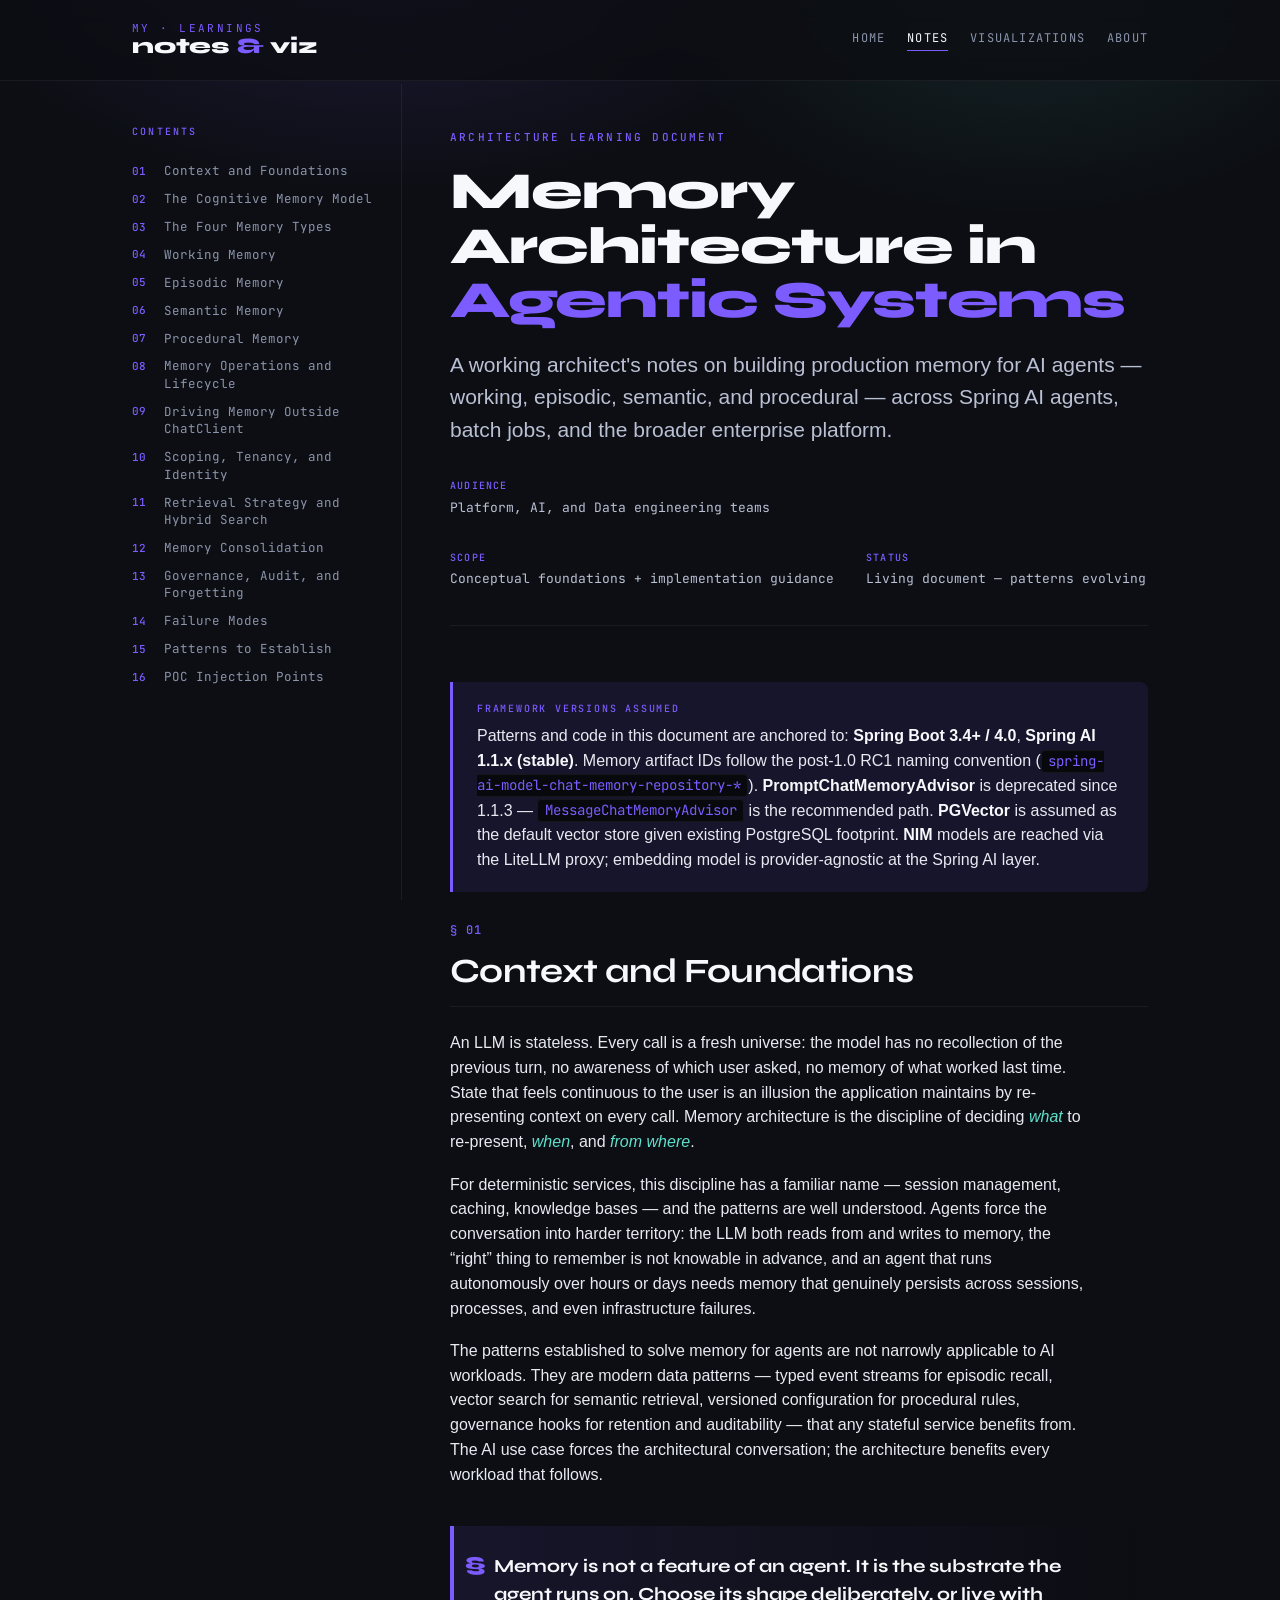
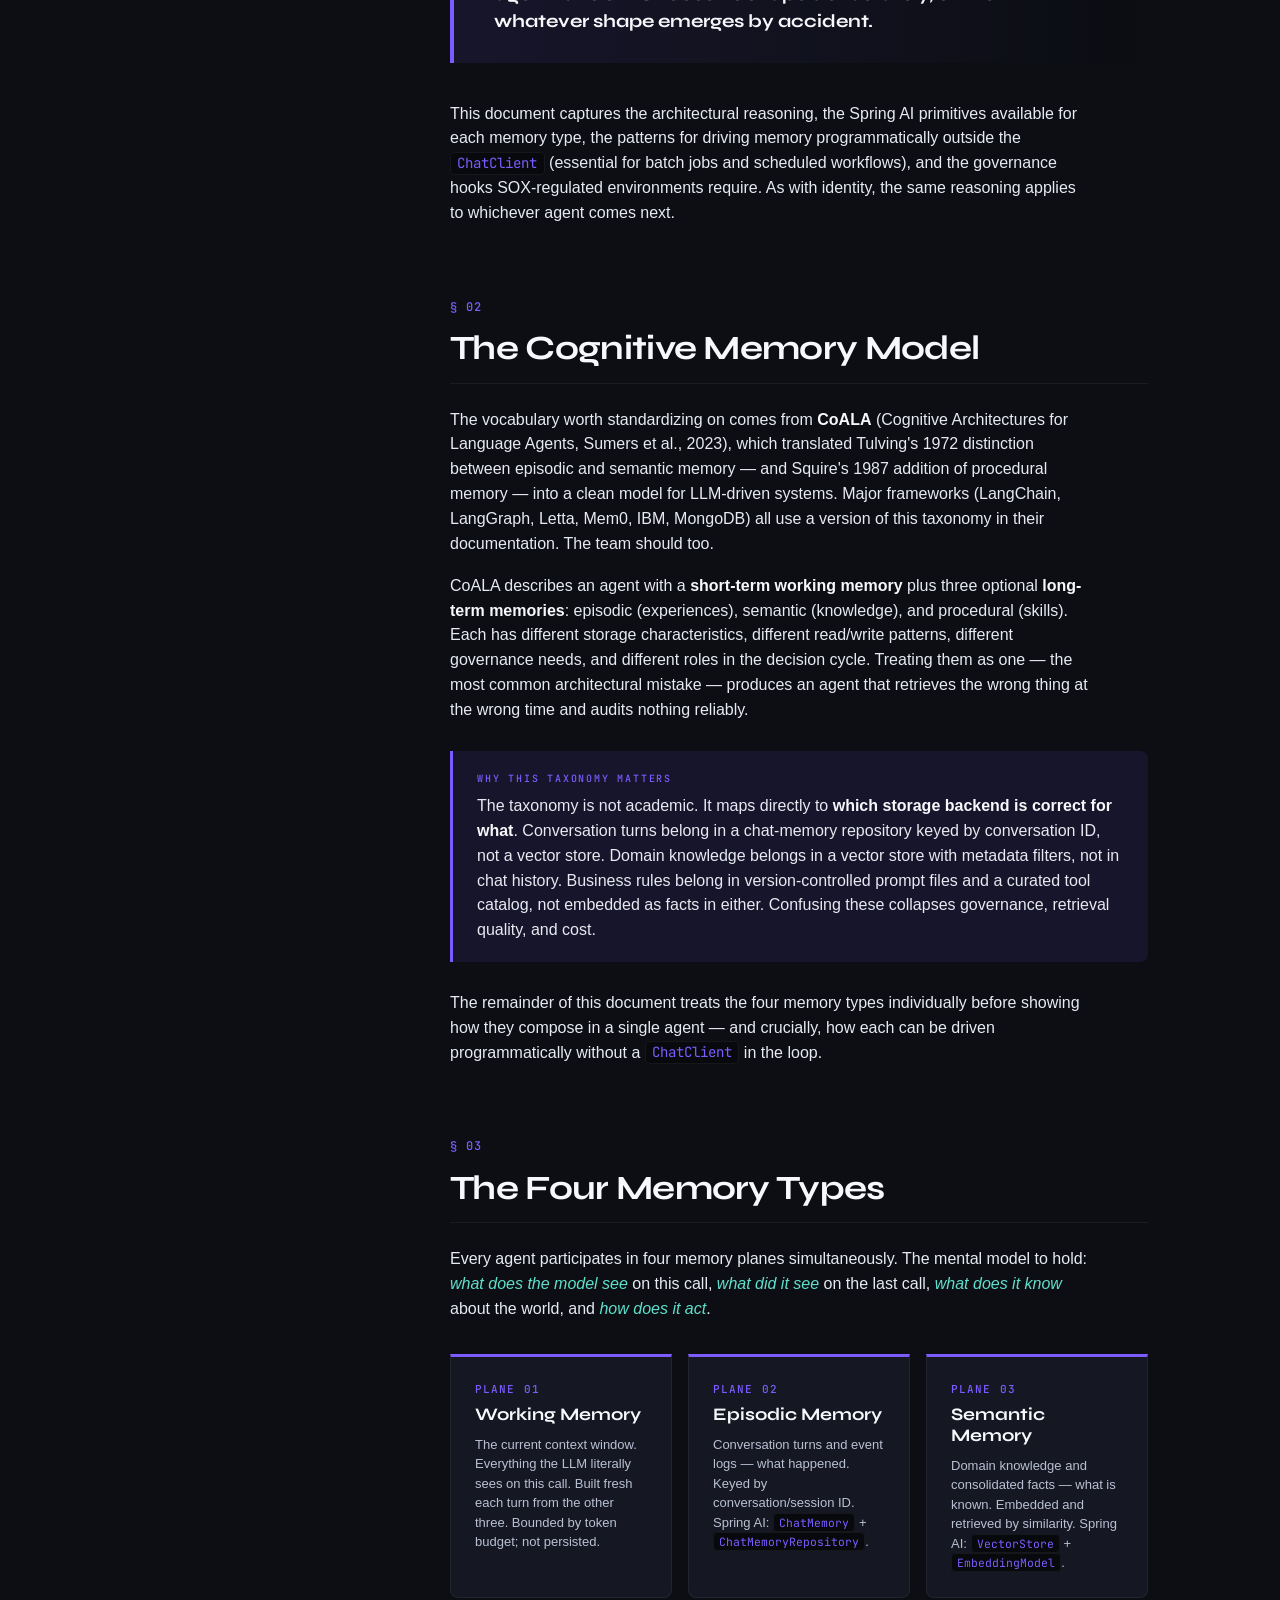
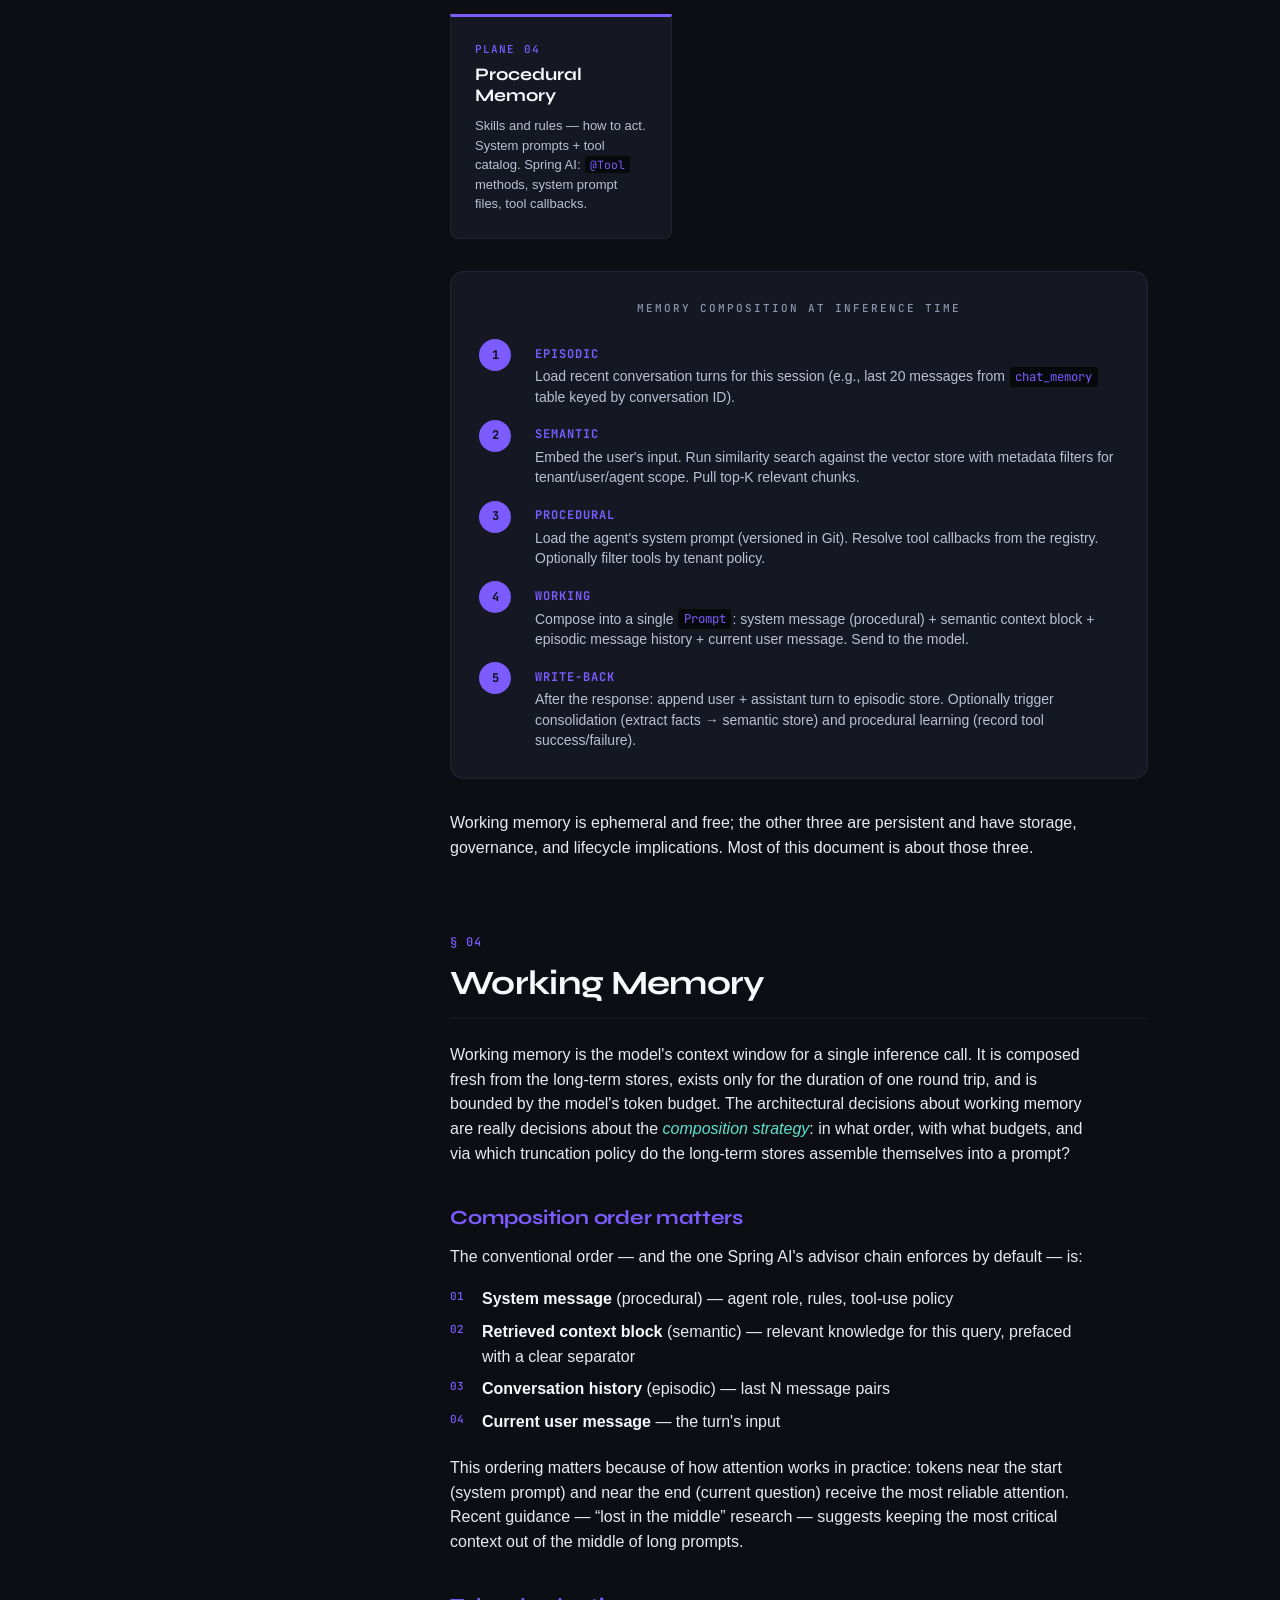
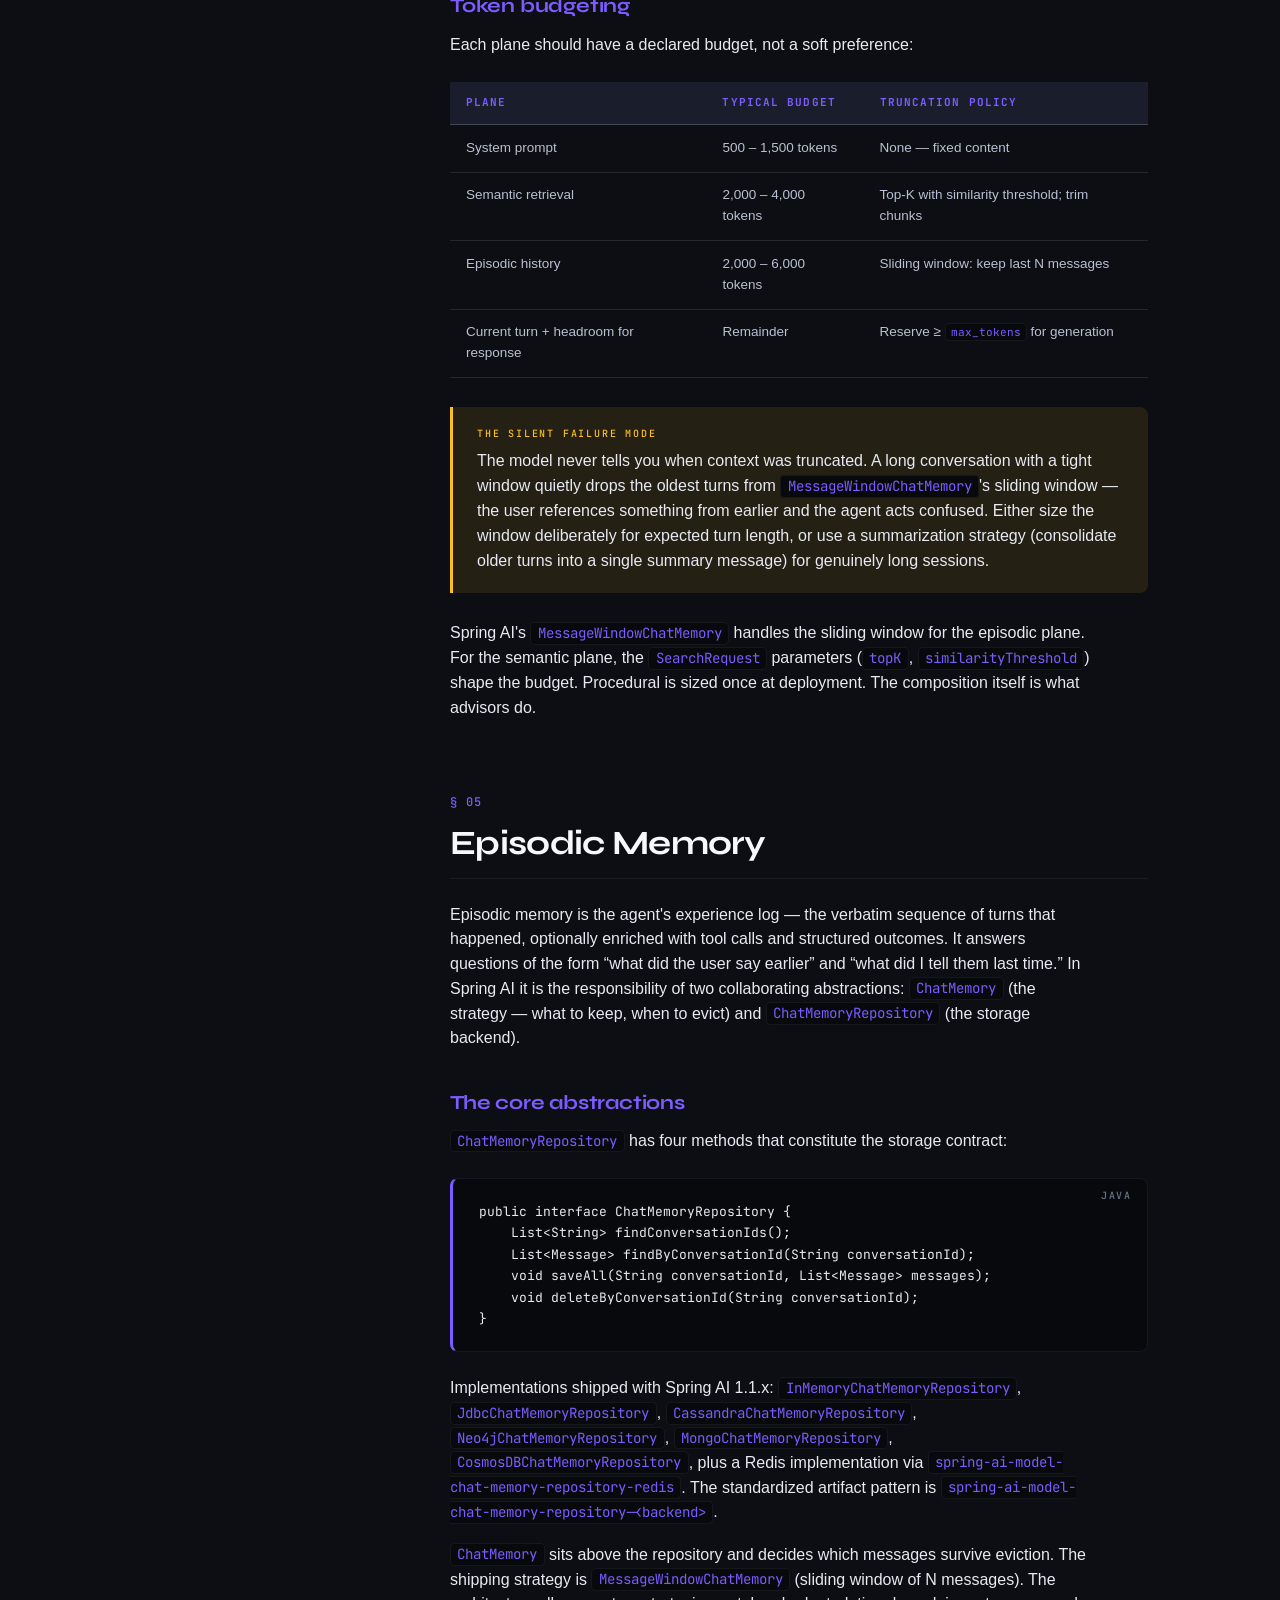
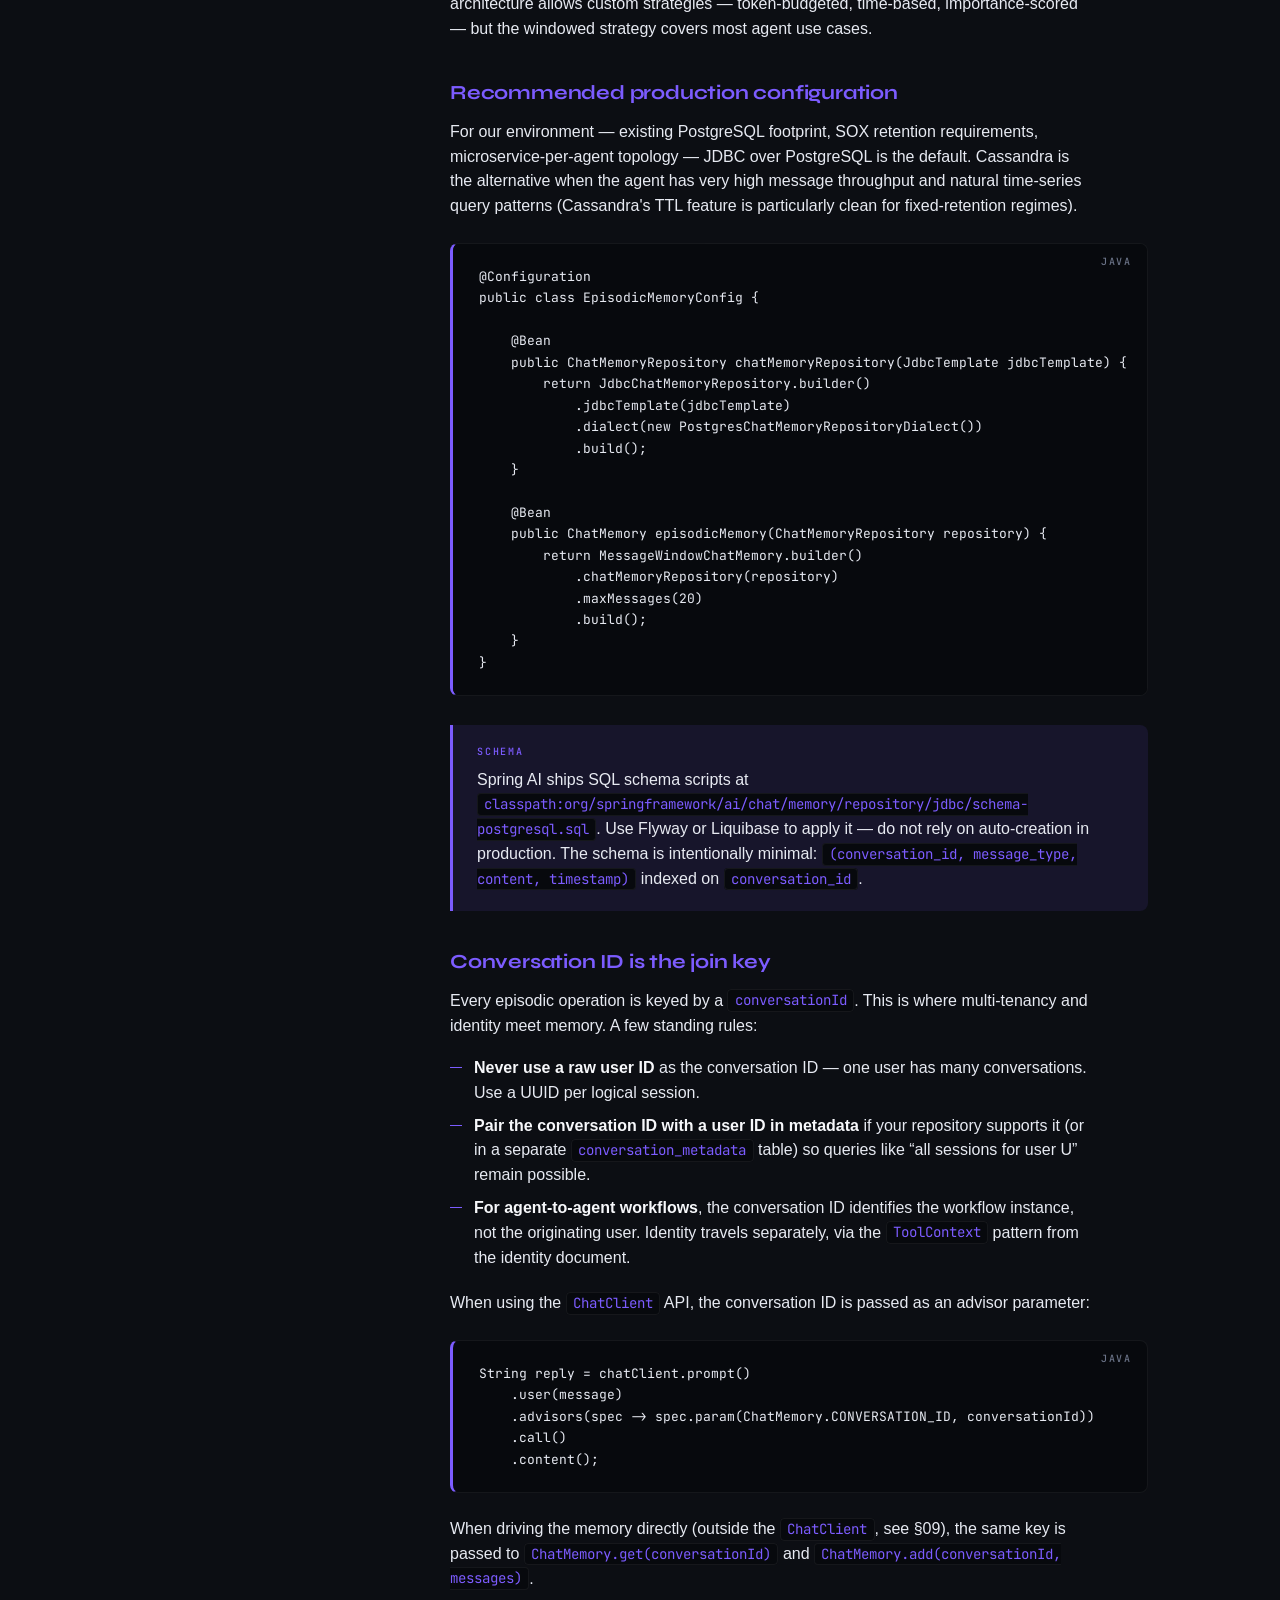
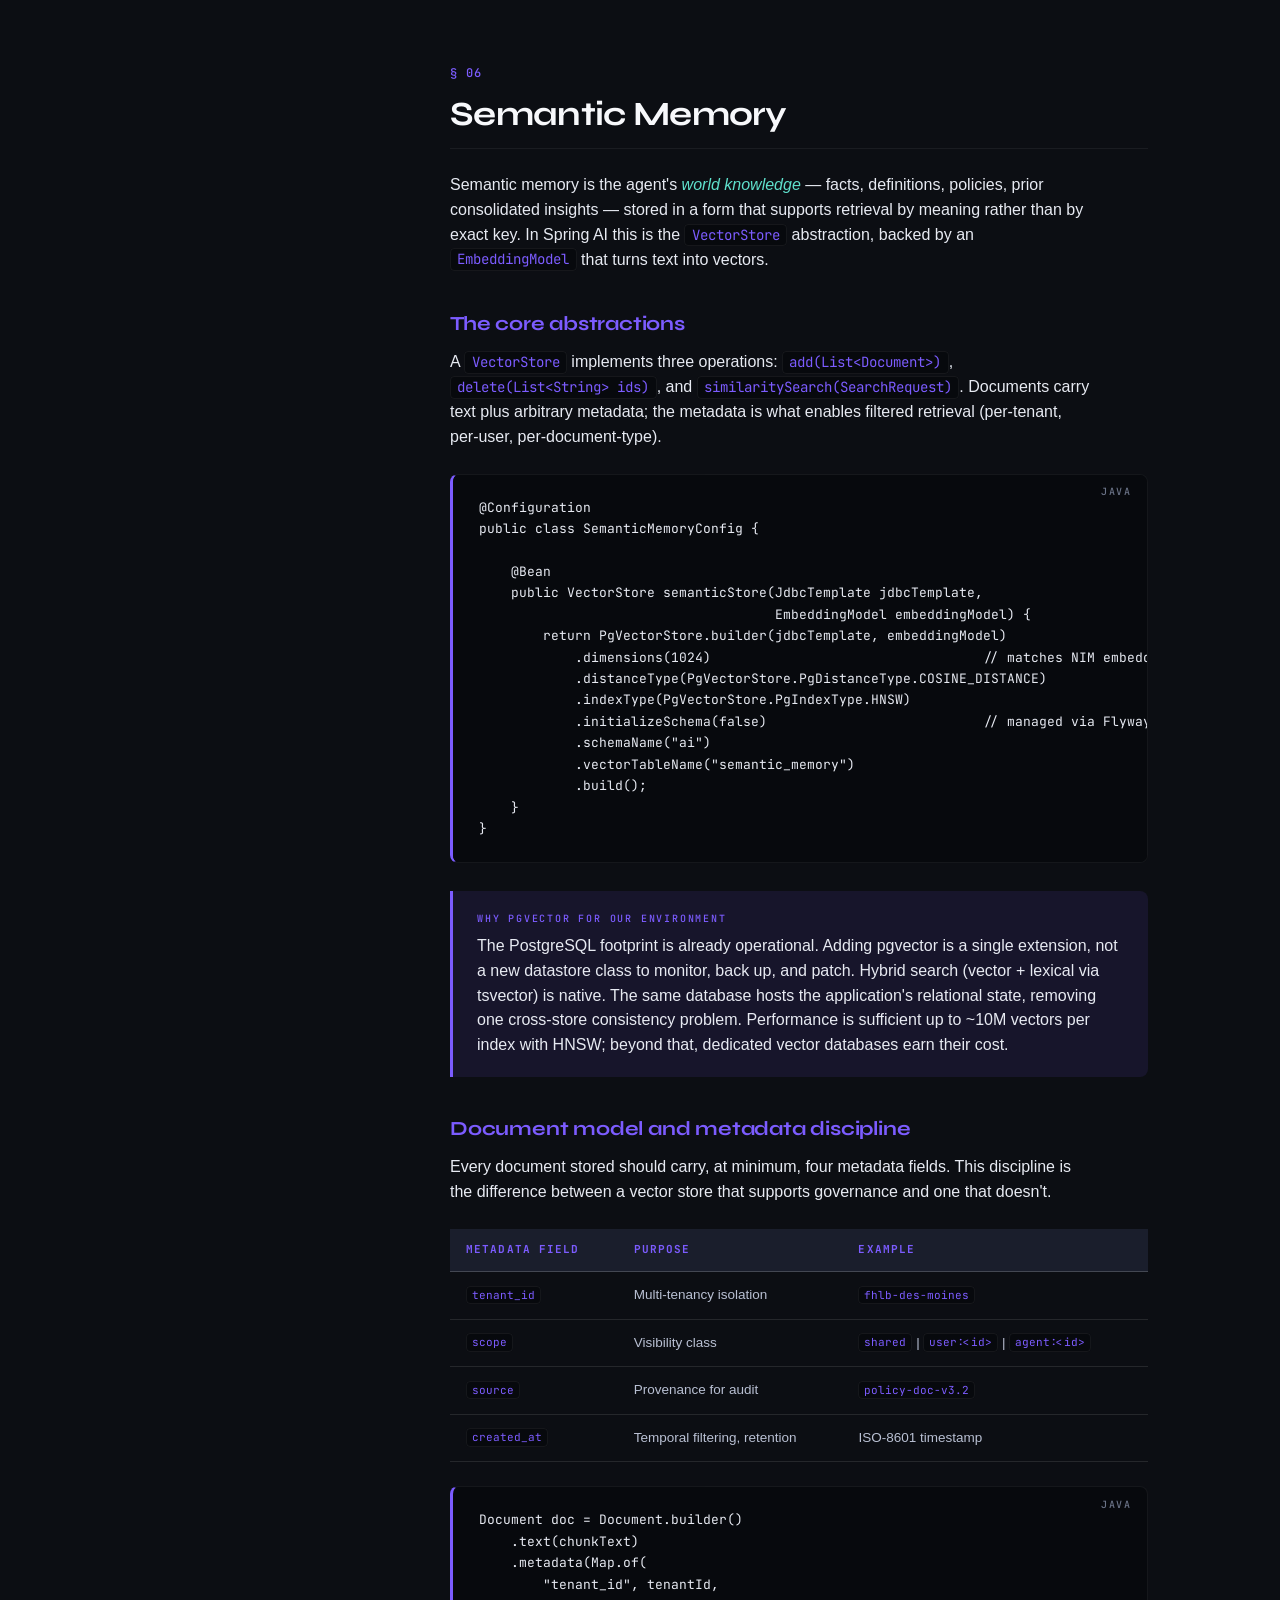
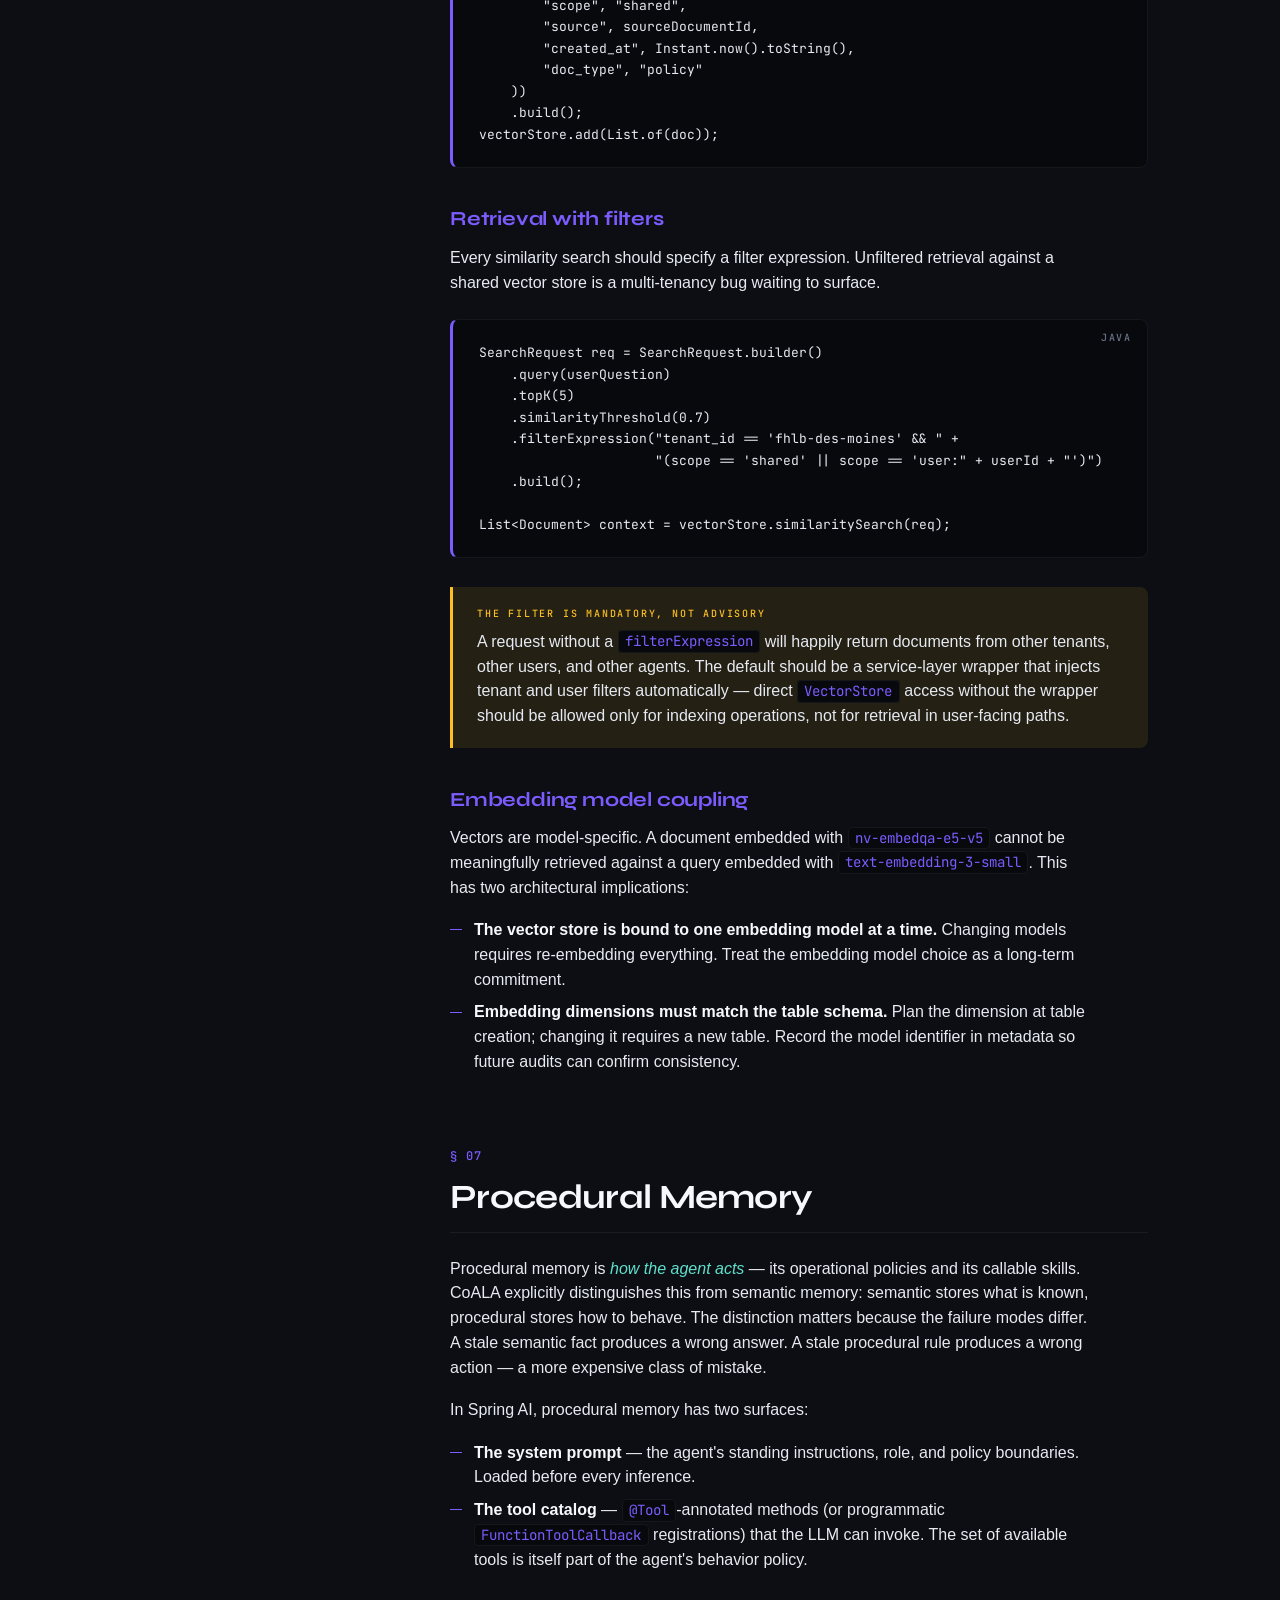
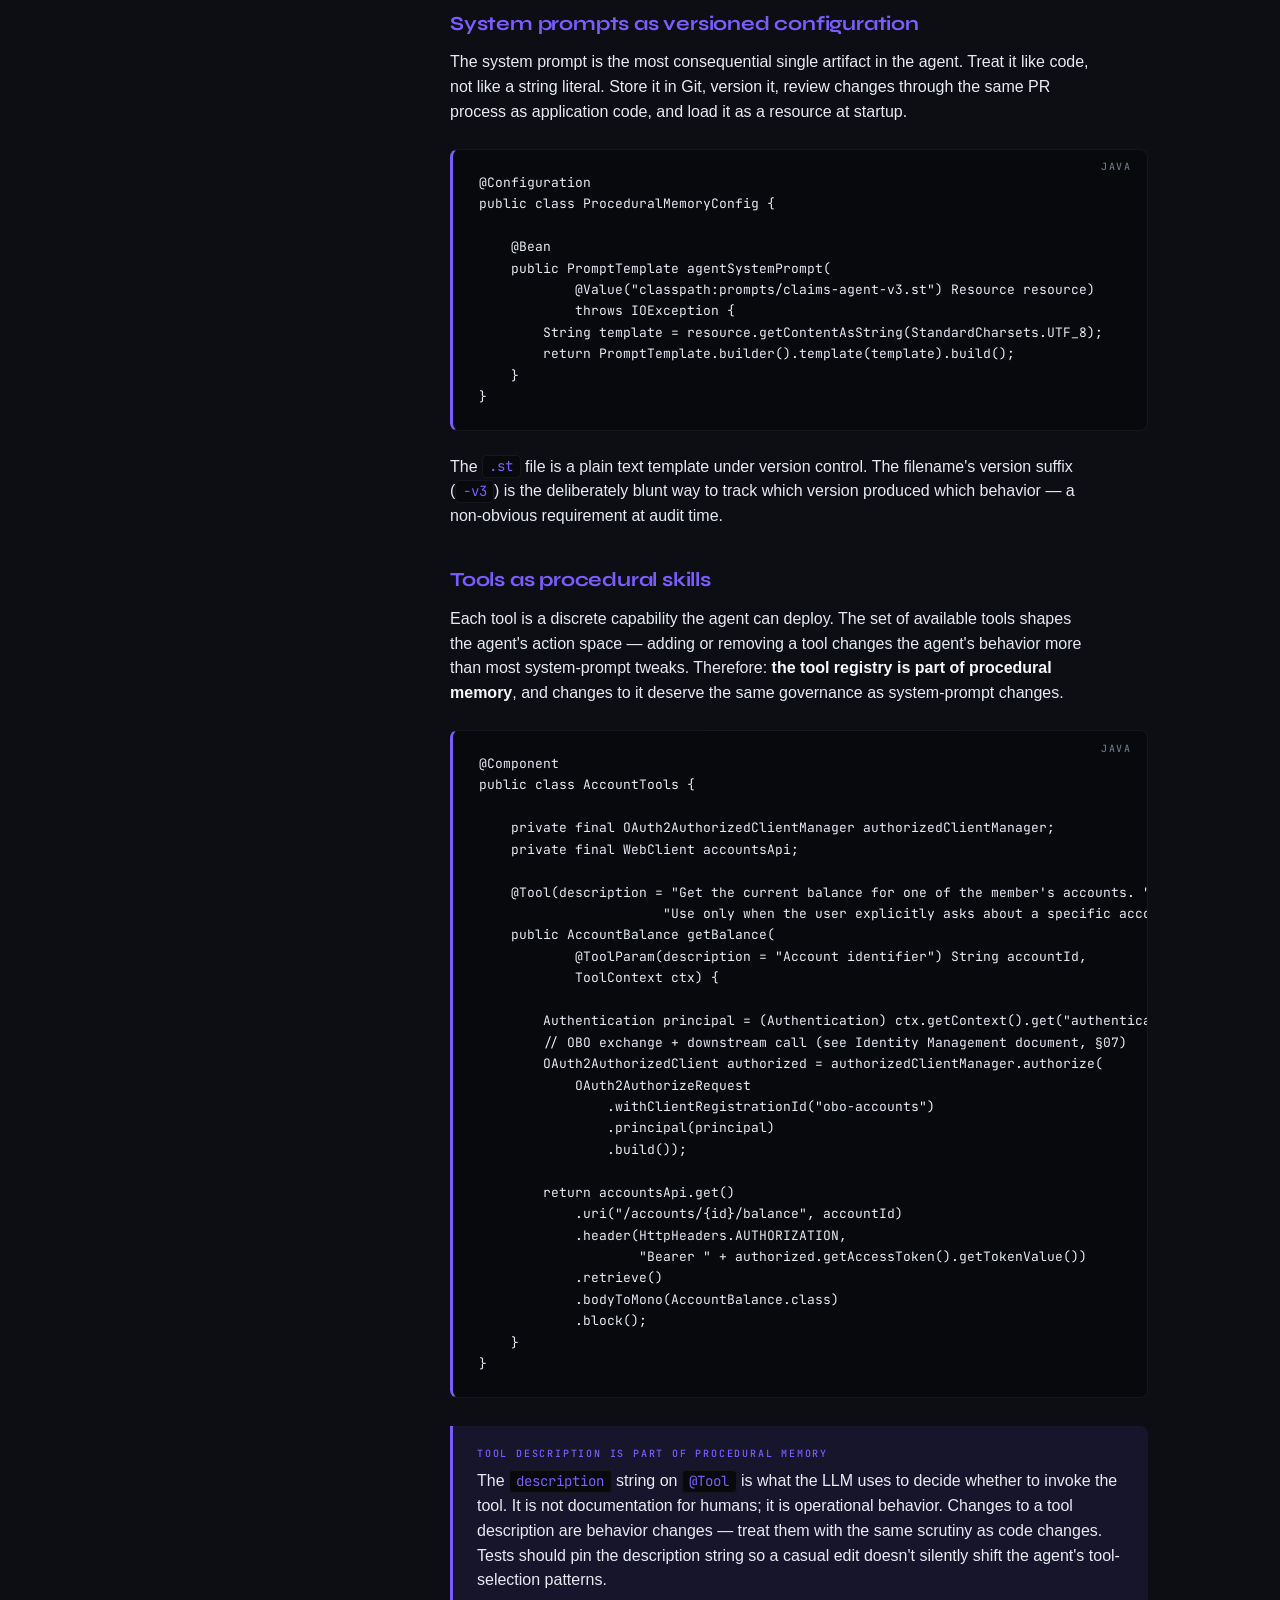
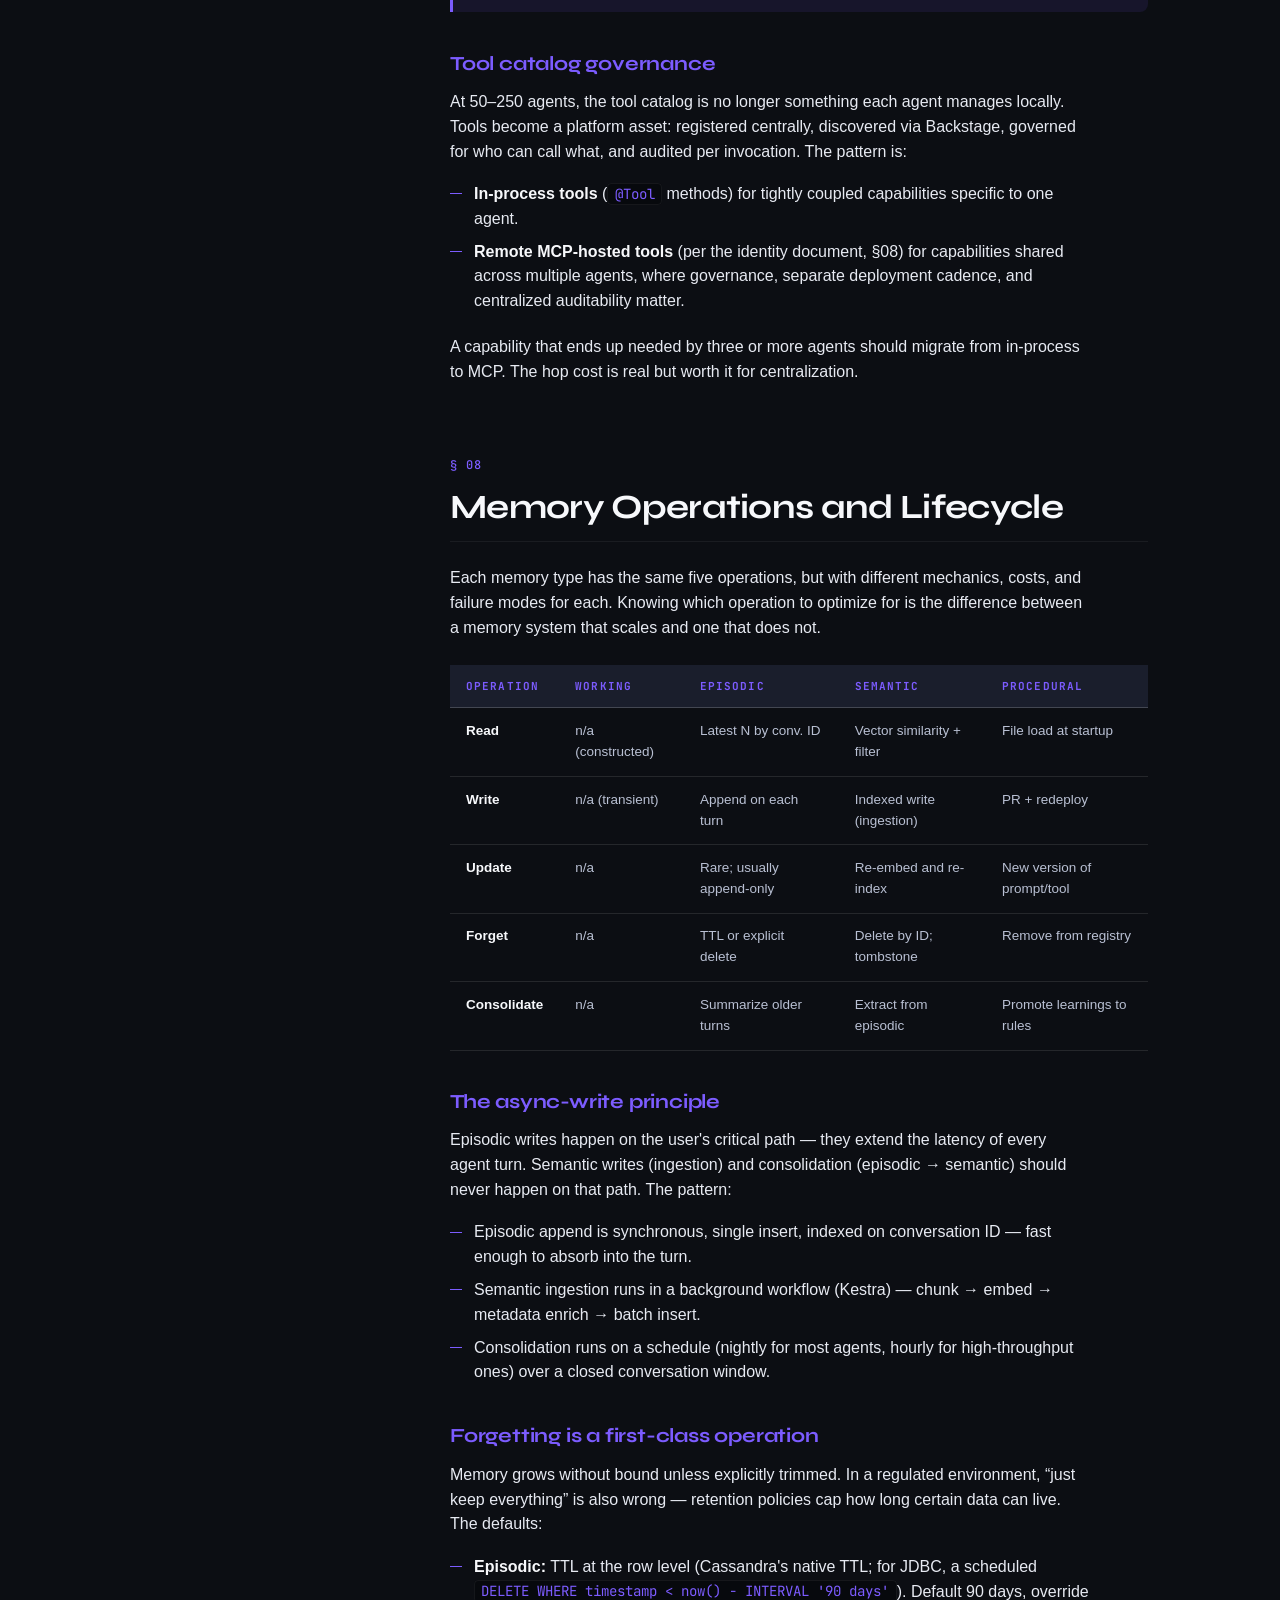
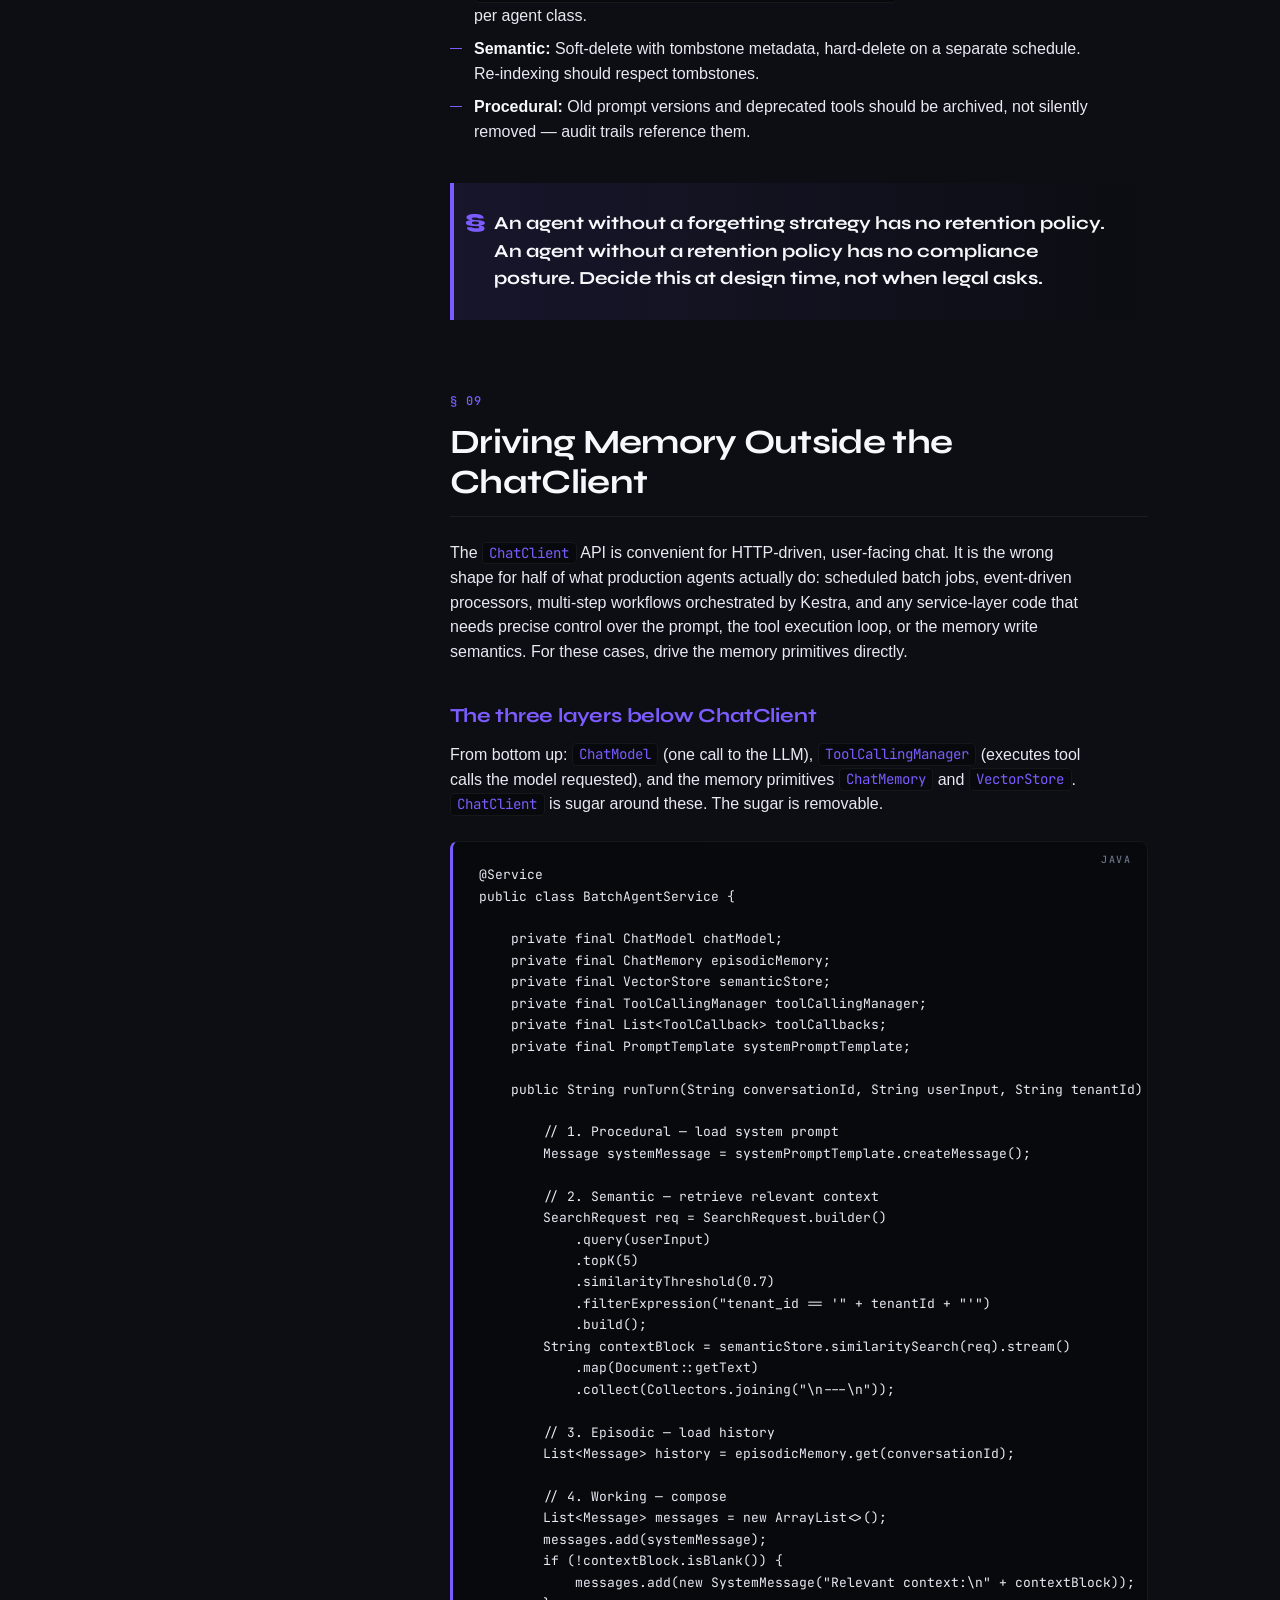
<file: posts/memory-architecture-agents.html>
<!DOCTYPE html>
<html lang="en">
<head>
<meta charset="UTF-8">
<meta name="viewport" content="width=device-width, initial-scale=1.0">
<title>Memory Architecture in Agentic Systems — my-learnings</title>
<link rel="preconnect" href="https://fonts.googleapis.com">
<link rel="preconnect" href="https://fonts.gstatic.com" crossorigin>
<link href="https://fonts.googleapis.com/css2?family=JetBrains+Mono:wght@300;400;600;700&family=Syne:wght@400;700;800&display=swap" rel="stylesheet" />
  <link rel="stylesheet" href="../assets/css/base.css" />
  <link rel="stylesheet" href="../assets/css/doc.css" />
</head>
<body>

<header class="site-header">
  <div class="container">
    <a class="logo" href="../" style="text-decoration:none">
      <div class="logo-top">my · learnings</div>
      <div class="logo-main">notes <span>&</span> viz</div>
    </a>
    <nav class="nav" aria-label="Primary">
      <a href="../">Home</a>
      <a href="../#posts" class="active">Notes</a>
      <a href="../#viz">Visualizations</a>
      <a href="../about.html">About</a>
    </nav>
  </div>
</header>

<div class="doc-layout">

<aside class="toc">
<span class="toc-label">Contents</span>
<ol>
  <li><a href="#context">Context and Foundations</a></li>
  <li><a href="#coala">The Cognitive Memory Model</a></li>
  <li><a href="#four-types">The Four Memory Types</a></li>
  <li><a href="#working">Working Memory</a></li>
  <li><a href="#episodic">Episodic Memory</a></li>
  <li><a href="#semantic">Semantic Memory</a></li>
  <li><a href="#procedural">Procedural Memory</a></li>
  <li><a href="#lifecycle">Memory Operations and Lifecycle</a></li>
  <li><a href="#outside-chatclient">Driving Memory Outside ChatClient</a></li>
  <li><a href="#scoping">Scoping, Tenancy, and Identity</a></li>
  <li><a href="#retrieval">Retrieval Strategy and Hybrid Search</a></li>
  <li><a href="#consolidation">Memory Consolidation</a></li>
  <li><a href="#governance">Governance, Audit, and Forgetting</a></li>
  <li><a href="#failure">Failure Modes</a></li>
  <li><a href="#patterns">Patterns to Establish</a></li>
  <li><a href="#poc">POC Injection Points</a></li>
</ol>
</aside>

<main>

<header class="doc-header">
<div class="doc-eyebrow">Architecture Learning Document</div>
<h1>Memory Architecture in <em>Agentic Systems</em></h1>
<p class="lede">A working architect's notes on building production memory for AI agents — working, episodic, semantic, and procedural — across Spring AI agents, batch jobs, and the broader enterprise platform.</p>
<dl class="doc-meta">
  <div>
    <dt>Audience</dt>
    <dd>Platform, AI, and Data engineering teams</dd>
  </div>
  <div>
    <dt>Scope</dt>
    <dd>Conceptual foundations + implementation guidance</dd>
  </div>
  <div>
    <dt>Status</dt>
    <dd>Living document — patterns evolving</dd>
  </div>
</dl>
</header>

<div class="callout">
<span class="callout-label">Framework versions assumed</span>
<p>Patterns and code in this document are anchored to: <strong>Spring Boot 3.4+ / 4.0</strong>, <strong>Spring AI 1.1.x (stable)</strong>. Memory artifact IDs follow the post-1.0 RC1 naming convention (<code>spring-ai-model-chat-memory-repository-*</code>). <strong>PromptChatMemoryAdvisor</strong> is deprecated since 1.1.3 — <code>MessageChatMemoryAdvisor</code> is the recommended path. <strong>PGVector</strong> is assumed as the default vector store given existing PostgreSQL footprint. <strong>NIM</strong> models are reached via the LiteLLM proxy; embedding model is provider-agnostic at the Spring AI layer.</p>
</div>

<!-- ============ SECTION 1 ============ -->
<section id="context">
<span class="section-number">§ 01</span>
<h2>Context and Foundations</h2>

<p>An LLM is stateless. Every call is a fresh universe: the model has no recollection of the previous turn, no awareness of which user asked, no memory of what worked last time. State that feels continuous to the user is an illusion the application maintains by re-presenting context on every call. Memory architecture is the discipline of deciding <em>what</em> to re-present, <em>when</em>, and <em>from where</em>.</p>

<p>For deterministic services, this discipline has a familiar name — session management, caching, knowledge bases — and the patterns are well understood. Agents force the conversation into harder territory: the LLM both reads from and writes to memory, the &ldquo;right&rdquo; thing to remember is not knowable in advance, and an agent that runs autonomously over hours or days needs memory that genuinely persists across sessions, processes, and even infrastructure failures.</p>

<p>The patterns established to solve memory for agents are not narrowly applicable to AI workloads. They are modern data patterns — typed event streams for episodic recall, vector search for semantic retrieval, versioned configuration for procedural rules, governance hooks for retention and auditability — that any stateful service benefits from. The AI use case forces the architectural conversation; the architecture benefits every workload that follows.</p>

<div class="principle">
<p>Memory is not a feature of an agent. It is the substrate the agent runs on. Choose its shape deliberately, or live with whatever shape emerges by accident.</p>
</div>

<p>This document captures the architectural reasoning, the Spring AI primitives available for each memory type, the patterns for driving memory programmatically outside the <code>ChatClient</code> (essential for batch jobs and scheduled workflows), and the governance hooks SOX-regulated environments require. As with identity, the same reasoning applies to whichever agent comes next.</p>
</section>

<!-- ============ SECTION 2 ============ -->
<section id="coala">
<span class="section-number">§ 02</span>
<h2>The Cognitive Memory Model</h2>

<p>The vocabulary worth standardizing on comes from <strong>CoALA</strong> (Cognitive Architectures for Language Agents, Sumers et al., 2023), which translated Tulving's 1972 distinction between episodic and semantic memory — and Squire's 1987 addition of procedural memory — into a clean model for LLM-driven systems. Major frameworks (LangChain, LangGraph, Letta, Mem0, IBM, MongoDB) all use a version of this taxonomy in their documentation. The team should too.</p>

<p>CoALA describes an agent with a <strong>short-term working memory</strong> plus three optional <strong>long-term memories</strong>: episodic (experiences), semantic (knowledge), and procedural (skills). Each has different storage characteristics, different read/write patterns, different governance needs, and different roles in the decision cycle. Treating them as one — the most common architectural mistake — produces an agent that retrieves the wrong thing at the wrong time and audits nothing reliably.</p>

<div class="callout">
<span class="callout-label">Why this taxonomy matters</span>
<p>The taxonomy is not academic. It maps directly to <strong>which storage backend is correct for what</strong>. Conversation turns belong in a chat-memory repository keyed by conversation ID, not a vector store. Domain knowledge belongs in a vector store with metadata filters, not in chat history. Business rules belong in version-controlled prompt files and a curated tool catalog, not embedded as facts in either. Confusing these collapses governance, retrieval quality, and cost.</p>
</div>

<p>The remainder of this document treats the four memory types individually before showing how they compose in a single agent — and crucially, how each can be driven programmatically without a <code>ChatClient</code> in the loop.</p>
</section>

<!-- ============ SECTION 3 ============ -->
<section id="four-types">
<span class="section-number">§ 03</span>
<h2>The Four Memory Types</h2>

<p>Every agent participates in four memory planes simultaneously. The mental model to hold: <em>what does the model see</em> on this call, <em>what did it see</em> on the last call, <em>what does it know</em> about the world, and <em>how does it act</em>.</p>

<div class="planes">
  <div class="plane">
    <div class="plane-num">PLANE 01</div>
    <div class="plane-title">Working Memory</div>
    <div class="plane-desc">The current context window. Everything the LLM literally sees on this call. Built fresh each turn from the other three. Bounded by token budget; not persisted.</div>
  </div>
  <div class="plane">
    <div class="plane-num">PLANE 02</div>
    <div class="plane-title">Episodic Memory</div>
    <div class="plane-desc">Conversation turns and event logs — what happened. Keyed by conversation/session ID. Spring AI: <code>ChatMemory</code> + <code>ChatMemoryRepository</code>.</div>
  </div>
  <div class="plane">
    <div class="plane-num">PLANE 03</div>
    <div class="plane-title">Semantic Memory</div>
    <div class="plane-desc">Domain knowledge and consolidated facts — what is known. Embedded and retrieved by similarity. Spring AI: <code>VectorStore</code> + <code>EmbeddingModel</code>.</div>
  </div>
  <div class="plane">
    <div class="plane-num">PLANE 04</div>
    <div class="plane-title">Procedural Memory</div>
    <div class="plane-desc">Skills and rules — how to act. System prompts + tool catalog. Spring AI: <code>@Tool</code> methods, system prompt files, tool callbacks.</div>
  </div>
</div>

<div class="diagram">
<div class="diagram-title">Memory Composition at Inference Time</div>
<div class="flow">
  <div class="flow-step">
    <div class="flow-num">1</div>
    <div class="flow-content">
      <span class="flow-actor">Episodic</span>
      <div class="flow-desc">Load recent conversation turns for this session (e.g., last 20 messages from <code>chat_memory</code> table keyed by conversation ID).</div>
    </div>
  </div>
  <div class="flow-step">
    <div class="flow-num">2</div>
    <div class="flow-content">
      <span class="flow-actor">Semantic</span>
      <div class="flow-desc">Embed the user's input. Run similarity search against the vector store with metadata filters for tenant/user/agent scope. Pull top-K relevant chunks.</div>
    </div>
  </div>
  <div class="flow-step">
    <div class="flow-num">3</div>
    <div class="flow-content">
      <span class="flow-actor">Procedural</span>
      <div class="flow-desc">Load the agent's system prompt (versioned in Git). Resolve tool callbacks from the registry. Optionally filter tools by tenant policy.</div>
    </div>
  </div>
  <div class="flow-step">
    <div class="flow-num">4</div>
    <div class="flow-content">
      <span class="flow-actor">Working</span>
      <div class="flow-desc">Compose into a single <code>Prompt</code>: system message (procedural) + semantic context block + episodic message history + current user message. Send to the model.</div>
    </div>
  </div>
  <div class="flow-step">
    <div class="flow-num">5</div>
    <div class="flow-content">
      <span class="flow-actor">Write-back</span>
      <div class="flow-desc">After the response: append user + assistant turn to episodic store. Optionally trigger consolidation (extract facts → semantic store) and procedural learning (record tool success/failure).</div>
    </div>
  </div>
</div>
</div>

<p>Working memory is ephemeral and free; the other three are persistent and have storage, governance, and lifecycle implications. Most of this document is about those three.</p>
</section>

<!-- ============ SECTION 4 ============ -->
<section id="working">
<span class="section-number">§ 04</span>
<h2>Working Memory</h2>

<p>Working memory is the model's context window for a single inference call. It is composed fresh from the long-term stores, exists only for the duration of one round trip, and is bounded by the model's token budget. The architectural decisions about working memory are really decisions about the <em>composition strategy</em>: in what order, with what budgets, and via which truncation policy do the long-term stores assemble themselves into a prompt?</p>

<h3>Composition order matters</h3>

<p>The conventional order — and the one Spring AI's advisor chain enforces by default — is:</p>

<ol>
  <li><strong>System message</strong> (procedural) — agent role, rules, tool-use policy</li>
  <li><strong>Retrieved context block</strong> (semantic) — relevant knowledge for this query, prefaced with a clear separator</li>
  <li><strong>Conversation history</strong> (episodic) — last N message pairs</li>
  <li><strong>Current user message</strong> — the turn's input</li>
</ol>

<p>This ordering matters because of how attention works in practice: tokens near the start (system prompt) and near the end (current question) receive the most reliable attention. Recent guidance — &ldquo;lost in the middle&rdquo; research — suggests keeping the most critical context out of the middle of long prompts.</p>

<h3>Token budgeting</h3>

<p>Each plane should have a declared budget, not a soft preference:</p>

<table>
  <thead>
    <tr><th>Plane</th><th>Typical budget</th><th>Truncation policy</th></tr>
  </thead>
  <tbody>
    <tr><td>System prompt</td><td>500 – 1,500 tokens</td><td>None — fixed content</td></tr>
    <tr><td>Semantic retrieval</td><td>2,000 – 4,000 tokens</td><td>Top-K with similarity threshold; trim chunks</td></tr>
    <tr><td>Episodic history</td><td>2,000 – 6,000 tokens</td><td>Sliding window: keep last N messages</td></tr>
    <tr><td>Current turn + headroom for response</td><td>Remainder</td><td>Reserve ≥ <code>max_tokens</code> for generation</td></tr>
  </tbody>
</table>

<div class="callout warn">
<span class="callout-label">The silent failure mode</span>
<p>The model never tells you when context was truncated. A long conversation with a tight window quietly drops the oldest turns from <code>MessageWindowChatMemory</code>'s sliding window — the user references something from earlier and the agent acts confused. Either size the window deliberately for expected turn length, or use a summarization strategy (consolidate older turns into a single summary message) for genuinely long sessions.</p>
</div>

<p>Spring AI's <code>MessageWindowChatMemory</code> handles the sliding window for the episodic plane. For the semantic plane, the <code>SearchRequest</code> parameters (<code>topK</code>, <code>similarityThreshold</code>) shape the budget. Procedural is sized once at deployment. The composition itself is what advisors do.</p>
</section>

<!-- ============ SECTION 5 ============ -->
<section id="episodic">
<span class="section-number">§ 05</span>
<h2>Episodic Memory</h2>

<p>Episodic memory is the agent's experience log — the verbatim sequence of turns that happened, optionally enriched with tool calls and structured outcomes. It answers questions of the form &ldquo;what did the user say earlier&rdquo; and &ldquo;what did I tell them last time.&rdquo; In Spring AI it is the responsibility of two collaborating abstractions: <code>ChatMemory</code> (the strategy — what to keep, when to evict) and <code>ChatMemoryRepository</code> (the storage backend).</p>

<h3>The core abstractions</h3>

<p><strong><code>ChatMemoryRepository</code></strong> has four methods that constitute the storage contract:</p>

<pre data-lang="Java"><code>public interface ChatMemoryRepository {
    List&lt;String&gt; findConversationIds();
    List&lt;Message&gt; findByConversationId(String conversationId);
    void saveAll(String conversationId, List&lt;Message&gt; messages);
    void deleteByConversationId(String conversationId);
}</code></pre>

<p>Implementations shipped with Spring AI 1.1.x: <code>InMemoryChatMemoryRepository</code>, <code>JdbcChatMemoryRepository</code>, <code>CassandraChatMemoryRepository</code>, <code>Neo4jChatMemoryRepository</code>, <code>MongoChatMemoryRepository</code>, <code>CosmosDBChatMemoryRepository</code>, plus a Redis implementation via <code>spring-ai-model-chat-memory-repository-redis</code>. The standardized artifact pattern is <code>spring-ai-model-chat-memory-repository-&lt;backend&gt;</code>.</p>

<p><strong><code>ChatMemory</code></strong> sits above the repository and decides which messages survive eviction. The shipping strategy is <code>MessageWindowChatMemory</code> (sliding window of N messages). The architecture allows custom strategies — token-budgeted, time-based, importance-scored — but the windowed strategy covers most agent use cases.</p>

<h3>Recommended production configuration</h3>

<p>For our environment — existing PostgreSQL footprint, SOX retention requirements, microservice-per-agent topology — JDBC over PostgreSQL is the default. Cassandra is the alternative when the agent has very high message throughput and natural time-series query patterns (Cassandra's TTL feature is particularly clean for fixed-retention regimes).</p>

<pre data-lang="Java"><code>@Configuration
public class EpisodicMemoryConfig {

    @Bean
    public ChatMemoryRepository chatMemoryRepository(JdbcTemplate jdbcTemplate) {
        return JdbcChatMemoryRepository.builder()
            .jdbcTemplate(jdbcTemplate)
            .dialect(new PostgresChatMemoryRepositoryDialect())
            .build();
    }

    @Bean
    public ChatMemory episodicMemory(ChatMemoryRepository repository) {
        return MessageWindowChatMemory.builder()
            .chatMemoryRepository(repository)
            .maxMessages(20)
            .build();
    }
}</code></pre>

<div class="callout">
<span class="callout-label">Schema</span>
<p>Spring AI ships SQL schema scripts at <code>classpath:org/springframework/ai/chat/memory/repository/jdbc/schema-postgresql.sql</code>. Use Flyway or Liquibase to apply it — do not rely on auto-creation in production. The schema is intentionally minimal: <code>(conversation_id, message_type, content, timestamp)</code> indexed on <code>conversation_id</code>.</p>
</div>

<h3>Conversation ID is the join key</h3>

<p>Every episodic operation is keyed by a <code>conversationId</code>. This is where multi-tenancy and identity meet memory. A few standing rules:</p>

<ul>
  <li><strong>Never use a raw user ID</strong> as the conversation ID — one user has many conversations. Use a UUID per logical session.</li>
  <li><strong>Pair the conversation ID with a user ID in metadata</strong> if your repository supports it (or in a separate <code>conversation_metadata</code> table) so queries like &ldquo;all sessions for user U&rdquo; remain possible.</li>
  <li><strong>For agent-to-agent workflows</strong>, the conversation ID identifies the workflow instance, not the originating user. Identity travels separately, via the <code>ToolContext</code> pattern from the identity document.</li>
</ul>

<p>When using the <code>ChatClient</code> API, the conversation ID is passed as an advisor parameter:</p>

<pre data-lang="Java"><code>String reply = chatClient.prompt()
    .user(message)
    .advisors(spec -&gt; spec.param(ChatMemory.CONVERSATION_ID, conversationId))
    .call()
    .content();</code></pre>

<p>When driving the memory directly (outside the <code>ChatClient</code>, see §09), the same key is passed to <code>ChatMemory.get(conversationId)</code> and <code>ChatMemory.add(conversationId, messages)</code>.</p>
</section>

<!-- ============ SECTION 6 ============ -->
<section id="semantic">
<span class="section-number">§ 06</span>
<h2>Semantic Memory</h2>

<p>Semantic memory is the agent's <em>world knowledge</em> — facts, definitions, policies, prior consolidated insights — stored in a form that supports retrieval by meaning rather than by exact key. In Spring AI this is the <code>VectorStore</code> abstraction, backed by an <code>EmbeddingModel</code> that turns text into vectors.</p>

<h3>The core abstractions</h3>

<p>A <code>VectorStore</code> implements three operations: <code>add(List&lt;Document&gt;)</code>, <code>delete(List&lt;String&gt; ids)</code>, and <code>similaritySearch(SearchRequest)</code>. Documents carry text plus arbitrary metadata; the metadata is what enables filtered retrieval (per-tenant, per-user, per-document-type).</p>

<pre data-lang="Java"><code>@Configuration
public class SemanticMemoryConfig {

    @Bean
    public VectorStore semanticStore(JdbcTemplate jdbcTemplate,
                                     EmbeddingModel embeddingModel) {
        return PgVectorStore.builder(jdbcTemplate, embeddingModel)
            .dimensions(1024)                                  // matches NIM embedding model
            .distanceType(PgVectorStore.PgDistanceType.COSINE_DISTANCE)
            .indexType(PgVectorStore.PgIndexType.HNSW)
            .initializeSchema(false)                           // managed via Flyway
            .schemaName("ai")
            .vectorTableName("semantic_memory")
            .build();
    }
}</code></pre>

<div class="callout">
<span class="callout-label">Why PGVector for our environment</span>
<p>The PostgreSQL footprint is already operational. Adding pgvector is a single extension, not a new datastore class to monitor, back up, and patch. Hybrid search (vector + lexical via tsvector) is native. The same database hosts the application's relational state, removing one cross-store consistency problem. Performance is sufficient up to ~10M vectors per index with HNSW; beyond that, dedicated vector databases earn their cost.</p>
</div>

<h3>Document model and metadata discipline</h3>

<p>Every document stored should carry, at minimum, four metadata fields. This discipline is the difference between a vector store that supports governance and one that doesn't.</p>

<table>
  <thead>
    <tr><th>Metadata field</th><th>Purpose</th><th>Example</th></tr>
  </thead>
  <tbody>
    <tr><td><code>tenant_id</code></td><td>Multi-tenancy isolation</td><td><code>fhlb-des-moines</code></td></tr>
    <tr><td><code>scope</code></td><td>Visibility class</td><td><code>shared</code> | <code>user:&lt;id&gt;</code> | <code>agent:&lt;id&gt;</code></td></tr>
    <tr><td><code>source</code></td><td>Provenance for audit</td><td><code>policy-doc-v3.2</code></td></tr>
    <tr><td><code>created_at</code></td><td>Temporal filtering, retention</td><td>ISO-8601 timestamp</td></tr>
  </tbody>
</table>

<pre data-lang="Java"><code>Document doc = Document.builder()
    .text(chunkText)
    .metadata(Map.of(
        "tenant_id", tenantId,
        "scope", "shared",
        "source", sourceDocumentId,
        "created_at", Instant.now().toString(),
        "doc_type", "policy"
    ))
    .build();
vectorStore.add(List.of(doc));</code></pre>

<h3>Retrieval with filters</h3>

<p>Every similarity search should specify a filter expression. Unfiltered retrieval against a shared vector store is a multi-tenancy bug waiting to surface.</p>

<pre data-lang="Java"><code>SearchRequest req = SearchRequest.builder()
    .query(userQuestion)
    .topK(5)
    .similarityThreshold(0.7)
    .filterExpression("tenant_id == 'fhlb-des-moines' && " +
                      "(scope == 'shared' || scope == 'user:" + userId + "')")
    .build();

List&lt;Document&gt; context = vectorStore.similaritySearch(req);</code></pre>

<div class="callout warn">
<span class="callout-label">The filter is mandatory, not advisory</span>
<p>A request without a <code>filterExpression</code> will happily return documents from other tenants, other users, and other agents. The default should be a service-layer wrapper that injects tenant and user filters automatically — direct <code>VectorStore</code> access without the wrapper should be allowed only for indexing operations, not for retrieval in user-facing paths.</p>
</div>

<h3>Embedding model coupling</h3>

<p>Vectors are model-specific. A document embedded with <code>nv-embedqa-e5-v5</code> cannot be meaningfully retrieved against a query embedded with <code>text-embedding-3-small</code>. This has two architectural implications:</p>

<ul>
  <li><strong>The vector store is bound to one embedding model at a time.</strong> Changing models requires re-embedding everything. Treat the embedding model choice as a long-term commitment.</li>
  <li><strong>Embedding dimensions must match the table schema.</strong> Plan the dimension at table creation; changing it requires a new table. Record the model identifier in metadata so future audits can confirm consistency.</li>
</ul>
</section>

<!-- ============ SECTION 7 ============ -->
<section id="procedural">
<span class="section-number">§ 07</span>
<h2>Procedural Memory</h2>

<p>Procedural memory is <em>how the agent acts</em> — its operational policies and its callable skills. CoALA explicitly distinguishes this from semantic memory: semantic stores what is known, procedural stores how to behave. The distinction matters because the failure modes differ. A stale semantic fact produces a wrong answer. A stale procedural rule produces a wrong action — a more expensive class of mistake.</p>

<p>In Spring AI, procedural memory has two surfaces:</p>

<ul>
  <li><strong>The system prompt</strong> — the agent's standing instructions, role, and policy boundaries. Loaded before every inference.</li>
  <li><strong>The tool catalog</strong> — <code>@Tool</code>-annotated methods (or programmatic <code>FunctionToolCallback</code> registrations) that the LLM can invoke. The set of available tools is itself part of the agent's behavior policy.</li>
</ul>

<h3>System prompts as versioned configuration</h3>

<p>The system prompt is the most consequential single artifact in the agent. Treat it like code, not like a string literal. Store it in Git, version it, review changes through the same PR process as application code, and load it as a resource at startup.</p>

<pre data-lang="Java"><code>@Configuration
public class ProceduralMemoryConfig {

    @Bean
    public PromptTemplate agentSystemPrompt(
            @Value("classpath:prompts/claims-agent-v3.st") Resource resource)
            throws IOException {
        String template = resource.getContentAsString(StandardCharsets.UTF_8);
        return PromptTemplate.builder().template(template).build();
    }
}</code></pre>

<p>The <code>.st</code> file is a plain text template under version control. The filename's version suffix (<code>-v3</code>) is the deliberately blunt way to track which version produced which behavior — a non-obvious requirement at audit time.</p>

<h3>Tools as procedural skills</h3>

<p>Each tool is a discrete capability the agent can deploy. The set of available tools shapes the agent's action space — adding or removing a tool changes the agent's behavior more than most system-prompt tweaks. Therefore: <strong>the tool registry is part of procedural memory</strong>, and changes to it deserve the same governance as system-prompt changes.</p>

<pre data-lang="Java"><code>@Component
public class AccountTools {

    private final OAuth2AuthorizedClientManager authorizedClientManager;
    private final WebClient accountsApi;

    @Tool(description = "Get the current balance for one of the member's accounts. " +
                       "Use only when the user explicitly asks about a specific account.")
    public AccountBalance getBalance(
            @ToolParam(description = "Account identifier") String accountId,
            ToolContext ctx) {

        Authentication principal = (Authentication) ctx.getContext().get("authentication");
        // OBO exchange + downstream call (see Identity Management document, §07)
        OAuth2AuthorizedClient authorized = authorizedClientManager.authorize(
            OAuth2AuthorizeRequest
                .withClientRegistrationId("obo-accounts")
                .principal(principal)
                .build());

        return accountsApi.get()
            .uri("/accounts/{id}/balance", accountId)
            .header(HttpHeaders.AUTHORIZATION,
                    "Bearer " + authorized.getAccessToken().getTokenValue())
            .retrieve()
            .bodyToMono(AccountBalance.class)
            .block();
    }
}</code></pre>

<div class="callout">
<span class="callout-label">Tool description is part of procedural memory</span>
<p>The <code>description</code> string on <code>@Tool</code> is what the LLM uses to decide whether to invoke the tool. It is not documentation for humans; it is operational behavior. Changes to a tool description are behavior changes — treat them with the same scrutiny as code changes. Tests should pin the description string so a casual edit doesn't silently shift the agent's tool-selection patterns.</p>
</div>

<h3>Tool catalog governance</h3>

<p>At 50–250 agents, the tool catalog is no longer something each agent manages locally. Tools become a platform asset: registered centrally, discovered via Backstage, governed for who can call what, and audited per invocation. The pattern is:</p>

<ul>
  <li><strong>In-process tools</strong> (<code>@Tool</code> methods) for tightly coupled capabilities specific to one agent.</li>
  <li><strong>Remote MCP-hosted tools</strong> (per the identity document, §08) for capabilities shared across multiple agents, where governance, separate deployment cadence, and centralized auditability matter.</li>
</ul>

<p>A capability that ends up needed by three or more agents should migrate from in-process to MCP. The hop cost is real but worth it for centralization.</p>
</section>

<!-- ============ SECTION 8 ============ -->
<section id="lifecycle">
<span class="section-number">§ 08</span>
<h2>Memory Operations and Lifecycle</h2>

<p>Each memory type has the same five operations, but with different mechanics, costs, and failure modes for each. Knowing which operation to optimize for is the difference between a memory system that scales and one that does not.</p>

<table>
  <thead>
    <tr><th>Operation</th><th>Working</th><th>Episodic</th><th>Semantic</th><th>Procedural</th></tr>
  </thead>
  <tbody>
    <tr>
      <td><strong>Read</strong></td>
      <td>n/a (constructed)</td>
      <td>Latest N by conv. ID</td>
      <td>Vector similarity + filter</td>
      <td>File load at startup</td>
    </tr>
    <tr>
      <td><strong>Write</strong></td>
      <td>n/a (transient)</td>
      <td>Append on each turn</td>
      <td>Indexed write (ingestion)</td>
      <td>PR + redeploy</td>
    </tr>
    <tr>
      <td><strong>Update</strong></td>
      <td>n/a</td>
      <td>Rare; usually append-only</td>
      <td>Re-embed and re-index</td>
      <td>New version of prompt/tool</td>
    </tr>
    <tr>
      <td><strong>Forget</strong></td>
      <td>n/a</td>
      <td>TTL or explicit delete</td>
      <td>Delete by ID; tombstone</td>
      <td>Remove from registry</td>
    </tr>
    <tr>
      <td><strong>Consolidate</strong></td>
      <td>n/a</td>
      <td>Summarize older turns</td>
      <td>Extract from episodic</td>
      <td>Promote learnings to rules</td>
    </tr>
  </tbody>
</table>

<h3>The async-write principle</h3>

<p>Episodic writes happen on the user's critical path — they extend the latency of every agent turn. Semantic writes (ingestion) and consolidation (episodic → semantic) should never happen on that path. The pattern:</p>

<ul>
  <li>Episodic append is synchronous, single insert, indexed on conversation ID — fast enough to absorb into the turn.</li>
  <li>Semantic ingestion runs in a background workflow (Kestra) — chunk → embed → metadata enrich → batch insert.</li>
  <li>Consolidation runs on a schedule (nightly for most agents, hourly for high-throughput ones) over a closed conversation window.</li>
</ul>

<h3>Forgetting is a first-class operation</h3>

<p>Memory grows without bound unless explicitly trimmed. In a regulated environment, &ldquo;just keep everything&rdquo; is also wrong — retention policies cap how long certain data can live. The defaults:</p>

<ul>
  <li><strong>Episodic:</strong> TTL at the row level (Cassandra's native TTL; for JDBC, a scheduled <code>DELETE WHERE timestamp &lt; now() - INTERVAL '90 days'</code>). Default 90 days, override per agent class.</li>
  <li><strong>Semantic:</strong> Soft-delete with tombstone metadata, hard-delete on a separate schedule. Re-indexing should respect tombstones.</li>
  <li><strong>Procedural:</strong> Old prompt versions and deprecated tools should be archived, not silently removed — audit trails reference them.</li>
</ul>

<div class="principle">
<p>An agent without a forgetting strategy has no retention policy. An agent without a retention policy has no compliance posture. Decide this at design time, not when legal asks.</p>
</div>
</section>

<!-- ============ SECTION 9 ============ -->
<section id="outside-chatclient">
<span class="section-number">§ 09</span>
<h2>Driving Memory Outside the ChatClient</h2>

<p>The <code>ChatClient</code> API is convenient for HTTP-driven, user-facing chat. It is the wrong shape for half of what production agents actually do: scheduled batch jobs, event-driven processors, multi-step workflows orchestrated by Kestra, and any service-layer code that needs precise control over the prompt, the tool execution loop, or the memory write semantics. For these cases, drive the memory primitives directly.</p>

<h3>The three layers below ChatClient</h3>

<p>From bottom up: <code>ChatModel</code> (one call to the LLM), <code>ToolCallingManager</code> (executes tool calls the model requested), and the memory primitives <code>ChatMemory</code> and <code>VectorStore</code>. <code>ChatClient</code> is sugar around these. The sugar is removable.</p>

<pre data-lang="Java"><code>@Service
public class BatchAgentService {

    private final ChatModel chatModel;
    private final ChatMemory episodicMemory;
    private final VectorStore semanticStore;
    private final ToolCallingManager toolCallingManager;
    private final List&lt;ToolCallback&gt; toolCallbacks;
    private final PromptTemplate systemPromptTemplate;

    public String runTurn(String conversationId, String userInput, String tenantId) {

        // 1. Procedural — load system prompt
        Message systemMessage = systemPromptTemplate.createMessage();

        // 2. Semantic — retrieve relevant context
        SearchRequest req = SearchRequest.builder()
            .query(userInput)
            .topK(5)
            .similarityThreshold(0.7)
            .filterExpression("tenant_id == '" + tenantId + "'")
            .build();
        String contextBlock = semanticStore.similaritySearch(req).stream()
            .map(Document::getText)
            .collect(Collectors.joining("\n---\n"));

        // 3. Episodic — load history
        List&lt;Message&gt; history = episodicMemory.get(conversationId);

        // 4. Working — compose
        List&lt;Message&gt; messages = new ArrayList&lt;&gt;();
        messages.add(systemMessage);
        if (!contextBlock.isBlank()) {
            messages.add(new SystemMessage("Relevant context:\n" + contextBlock));
        }
        messages.addAll(history);
        UserMessage current = new UserMessage(userInput);
        messages.add(current);

        // 5. Configure with tools, externally-managed execution
        ChatOptions options = ToolCallingChatOptions.builder()
            .toolCallbacks(toolCallbacks)
            .internalToolExecutionEnabled(false)
            .build();

        Prompt prompt = new Prompt(messages, options);

        // 6. Agent loop with explicit tool execution
        ChatResponse response = chatModel.call(prompt);
        while (response.hasToolCalls()) {
            ToolExecutionResult result =
                toolCallingManager.executeToolCalls(prompt, response);
            prompt = new Prompt(result.conversationHistory(), options);
            response = chatModel.call(prompt);
        }

        String reply = response.getResult().getOutput().getText();

        // 7. Episodic — write back
        episodicMemory.add(conversationId, List.of(current, new AssistantMessage(reply)));

        return reply;
    }
}</code></pre>

<p>This is the same agent loop the <code>ChatClient</code> runs internally, expressed directly. Every step is observable, debuggable, and customizable. In return for the verbosity, you get: explicit control over the system message, the ability to inject custom context blocks, full visibility into the tool-execution loop, and the option to short-circuit, batch, or retry tool calls based on application logic.</p>

<h3>When to drop down to this level</h3>

<ul>
  <li><strong>Kestra-orchestrated workflows.</strong> Each step is a discrete agent turn, possibly in a different process, with deterministic resumability requirements.</li>
  <li><strong>Scheduled batch jobs.</strong> &ldquo;Run agent X over the closed claims from yesterday and update the case notes.&rdquo; No HTTP request; no live user.</li>
  <li><strong>Event-driven processors.</strong> Agent reacts to a pgmq message or a Kafka event. Memory keyed by entity ID, not conversation ID.</li>
  <li><strong>Custom approval flows.</strong> Pause before tool execution, gate it on a human approval, then resume.</li>
  <li><strong>Multi-model routing.</strong> Pick a different <code>ChatModel</code> based on tenant or task complexity. <code>ChatClient</code> wraps one model; the loop above can switch.</li>
</ul>

<div class="callout warn">
<span class="callout-label">Set <code>internalToolExecutionEnabled=false</code> deliberately</span>
<p>By default, <code>ChatModel</code> implementations execute tool calls transparently and loop until done. Setting <code>internalToolExecutionEnabled(false)</code> on <code>ToolCallingChatOptions</code> hands the loop to you. This is required for any approval gating, custom retry logic, or persistence of intermediate tool results. It is also where most bugs creep in — forgetting to loop, mishandling <code>ToolExecutionResult</code>, or losing the conversation history between iterations. Test the loop carefully.</p>
</div>

<h3>Memory primitives are usable standalone</h3>

<p>The episodic and semantic primitives don't need a model at all. They can be used as plain data services from any code in the application:</p>

<pre data-lang="Java"><code>// Episodic — pure storage operations
List&lt;Message&gt; history = episodicMemory.get(sessionId);
episodicMemory.add(sessionId, List.of(new UserMessage("Hello")));
episodicMemory.clear(sessionId);

// Semantic — ingestion without an agent
List&lt;Document&gt; chunks = new TokenTextSplitter().apply(
    new TikaDocumentReader(resource).get());
chunks.forEach(d -&gt; d.getMetadata().put("tenant_id", tenantId));
semanticStore.add(chunks);

// Semantic — retrieval as a service for any consumer (not just LLMs)
List&lt;Document&gt; matches = semanticStore.similaritySearch(req);</code></pre>

<p>This matters: semantic memory is also a useful enterprise search asset, and episodic memory is also a conversation history endpoint for support UIs. The fact that an LLM consumes them does not mean only an LLM can.</p>
</section>

<!-- ============ SECTION 10 ============ -->
<section id="scoping">
<span class="section-number">§ 10</span>
<h2>Scoping, Tenancy, and Identity</h2>

<p>Memory without scoping is a data leak. Three orthogonal scope dimensions need to be resolved for every memory operation: <em>tenant</em>, <em>principal</em>, and <em>agent</em>.</p>

<table>
  <thead>
    <tr><th>Dimension</th><th>What it isolates</th><th>Episodic</th><th>Semantic</th></tr>
  </thead>
  <tbody>
    <tr>
      <td>Tenant</td>
      <td>Bank / business unit</td>
      <td>Separate conversation namespace or DB schema</td>
      <td><code>tenant_id</code> metadata filter (mandatory)</td>
    </tr>
    <tr>
      <td>Principal</td>
      <td>End user or service</td>
      <td>Conversation ID is per-session per-user</td>
      <td><code>scope = user:&lt;id&gt;</code> for private; <code>shared</code> for org-wide</td>
    </tr>
    <tr>
      <td>Agent</td>
      <td>Which agent &ldquo;owns&rdquo; the memory</td>
      <td>Separate conversation IDs per agent</td>
      <td><code>scope = agent:&lt;id&gt;</code> for agent-specific knowledge</td>
    </tr>
  </tbody>
</table>

<h3>Default visibility hierarchy</h3>

<p>For any retrieval, the agent should see, in priority order:</p>

<ol>
  <li><strong>User-private memory</strong> — facts and preferences the user has shared with this agent (or with this user across all agents).</li>
  <li><strong>Agent-shared memory</strong> — knowledge specific to this agent's role (e.g., claims agent's procedural knowledge).</li>
  <li><strong>Organization-shared memory</strong> — bank-wide policies, terminology, public knowledge.</li>
</ol>

<p>The filter expression encodes this as a boolean composition:</p>

<pre data-lang="Java"><code>String filter = String.format(
    "tenant_id == '%s' && " +
    "(scope == 'shared' || " +
    " scope == 'user:%s' || " +
    " scope == 'agent:%s')",
    tenantId, userId, agentId);

SearchRequest req = SearchRequest.builder()
    .query(question)
    .topK(8)
    .similarityThreshold(0.7)
    .filterExpression(filter)
    .build();</code></pre>

<h3>Identity propagation</h3>

<p>The identity flowing through the application (see Identity Management document, §07) is the same identity that scopes memory. The <code>ToolContext</code> pattern for tools applies equally to memory operations:</p>

<pre data-lang="Java"><code>@Service
public class TenantScopedMemoryService {

    private final VectorStore vectorStore;

    public List&lt;Document&gt; retrieve(String query, Authentication auth) {
        Jwt jwt = (Jwt) auth.getPrincipal();
        String tenantId = jwt.getClaimAsString("tenant_id");
        String userId   = jwt.getSubject();
        if (tenantId == null) {
            throw new AccessDeniedException("Token missing tenant claim");
        }

        SearchRequest req = SearchRequest.builder()
            .query(query)
            .topK(5)
            .similarityThreshold(0.7)
            .filterExpression(scopedFilter(tenantId, userId))
            .build();

        return vectorStore.similaritySearch(req);
    }

    private String scopedFilter(String tenantId, String userId) {
        return "tenant_id == '" + tenantId + "' && " +
               "(scope == 'shared' || scope == 'user:" + userId + "')";
    }
}</code></pre>

<div class="callout warn">
<span class="callout-label">Filter injection is the new SQL injection</span>
<p>The filter expression is parsed and applied as a query. String-concatenating untrusted input into it has the same class of risks as string-concatenating SQL. Either validate tenant/user IDs against a strict pattern before composition (<code>[a-zA-Z0-9\-]+</code> only), or use the framework's structured filter builder when available. Never accept a raw filter expression from outside the trust boundary.</p>
</div>
</section>

<!-- ============ SECTION 11 ============ -->
<section id="retrieval">
<span class="section-number">§ 11</span>
<h2>Retrieval Strategy and Hybrid Search</h2>

<p>Pure vector similarity is the simplest retrieval strategy and the most common reason agents return confidently irrelevant context. Production retrieval combines multiple signals.</p>

<h3>The recency / relevance / salience triple</h3>

<p>The Generative Agents paper (Park et al., 2023) introduced a useful retrieval scoring composition for episodic memory that has since become a community baseline:</p>

<ul>
  <li><strong>Relevance</strong> — vector similarity between the query and the candidate memory.</li>
  <li><strong>Recency</strong> — exponential decay on the candidate's age.</li>
  <li><strong>Salience</strong> — how &ldquo;important&rdquo; the memory was when stored (scored at write time, often by the LLM).</li>
</ul>

<p>The final score is a weighted sum; the weights are tuned per use case. This composition is not native to Spring AI but is straightforward to implement on top of <code>VectorStore.similaritySearch</code> by attaching <code>created_at</code> and <code>salience</code> metadata, retrieving a wider candidate set, and re-ranking in application code.</p>

<h3>Hybrid search — vector + lexical</h3>

<p>Vector search returns documents that are <em>semantically close</em>. It famously misses exact identifiers — an agent looking up &ldquo;order #A47-2291&rdquo; will get documents about orders generally rather than that specific one. The mitigation is hybrid search: run a vector query and a keyword query in parallel, then fuse the rankings.</p>

<p>Reciprocal Rank Fusion (RRF) is the standard fuser. Each document gets a score of <code>sum(1 / (k + rank_i))</code> across the rankers. PGVector pairs naturally with PostgreSQL's <code>tsvector</code> full-text search; the fusion is application-level:</p>

<pre data-lang="Java"><code>public List&lt;Document&gt; hybridSearch(String query, String tenantId) {

    // 1. Semantic ranking
    List&lt;Document&gt; vectorHits = vectorStore.similaritySearch(
        SearchRequest.builder()
            .query(query).topK(20)
            .filterExpression("tenant_id == '" + tenantId + "'")
            .build());

    // 2. Lexical ranking (parallel, via jdbcTemplate or repository)
    List&lt;Document&gt; lexicalHits = lexicalSearch(query, tenantId, 20);

    // 3. RRF fusion
    return reciprocalRankFusion(vectorHits, lexicalHits, 60).stream()
        .limit(5)
        .toList();
}

private List&lt;Document&gt; reciprocalRankFusion(
        List&lt;Document&gt; a, List&lt;Document&gt; b, int k) {
    Map&lt;String, Double&gt; scores = new HashMap&lt;&gt;();
    rank(a, k, scores);
    rank(b, k, scores);
    return scores.entrySet().stream()
        .sorted(Map.Entry.&lt;String, Double&gt;comparingByValue().reversed())
        .map(e -&gt; findById(a, b, e.getKey()))
        .toList();
}</code></pre>

<div class="callout">
<span class="callout-label">When hybrid earns its complexity</span>
<p>Pure vector retrieval is sufficient when the corpus is conceptual and the queries are conceptual (&ldquo;explain our overdraft policy&rdquo;). Hybrid pays off as soon as queries reference specific entities — IDs, account numbers, dates, product SKUs. For financial workloads where exact reference matters, hybrid is the default.</p>
</div>

<h3>Re-ranking with a cross-encoder</h3>

<p>For high-stakes retrieval, an additional re-ranking step using a cross-encoder model (e.g., a small dedicated re-ranker, or the LLM itself in a structured-output mode) further sharpens the top-K. This adds a network round trip but lifts precision substantially. Worth measuring; not always worth deploying.</p>
</section>

<!-- ============ SECTION 12 ============ -->
<section id="consolidation">
<span class="section-number">§ 12</span>
<h2>Memory Consolidation</h2>

<p>Episodic memory is verbose — every turn, including small talk and clarifications. Semantic memory is condensed — facts worth remembering across sessions. The bridge is <strong>consolidation</strong>: a background process that reads recent episodic memory, extracts the durable knowledge, and writes it to semantic memory as a derived artifact.</p>

<p>This is also where human memory and AI memory diverge most usefully. Humans consolidate during sleep; agents consolidate on a Kestra schedule. The pattern is the same.</p>

<h3>The consolidation loop</h3>

<div class="diagram">
<div class="diagram-title">Episodic → Semantic Consolidation</div>
<div class="flow">
  <div class="flow-step">
    <div class="flow-num">1</div>
    <div class="flow-content">
      <span class="flow-actor">Scheduler</span>
      <div class="flow-desc">Kestra workflow runs nightly. Selects closed conversations from the prior 24 hours (or the agent's configured window).</div>
    </div>
  </div>
  <div class="flow-step">
    <div class="flow-num">2</div>
    <div class="flow-content">
      <span class="flow-actor">Extractor</span>
      <div class="flow-desc">For each conversation, an LLM call with a structured-output schema (e.g., <code>BeanOutputConverter&lt;ExtractedFacts&gt;</code>) extracts candidate facts: preferences stated, decisions made, entities mentioned with attributes.</div>
    </div>
  </div>
  <div class="flow-step">
    <div class="flow-num">3</div>
    <div class="flow-content">
      <span class="flow-actor">Deduplicator</span>
      <div class="flow-desc">Each candidate is embedded and compared to existing semantic memory. Near-duplicates are merged with an updated timestamp; conflicts are flagged for resolution.</div>
    </div>
  </div>
  <div class="flow-step">
    <div class="flow-num">4</div>
    <div class="flow-content">
      <span class="flow-actor">Writer</span>
      <div class="flow-desc">Surviving facts are written to <code>semantic_memory</code> with metadata: <code>source=consolidation</code>, <code>derived_from=&lt;conv_id&gt;</code>, <code>scope=user:&lt;id&gt;</code> or <code>shared</code>, <code>confidence=&lt;score&gt;</code>.</div>
    </div>
  </div>
  <div class="flow-step">
    <div class="flow-num">5</div>
    <div class="flow-content">
      <span class="flow-actor">Auditor</span>
      <div class="flow-desc">A digest of new/updated/conflicted facts is written to the audit sink, including the source conversation IDs, for review and recall.</div>
    </div>
  </div>
</div>
</div>

<h3>In-line consolidation via custom advisor</h3>

<p>For agents where consolidation needs to happen in near-real-time rather than nightly, a custom <code>CallAdvisor</code> can run extraction inline after each turn. The pattern follows the Redis example in the Spring AI community blogs — an advisor with <code>Ordered.HIGHEST_PRECEDENCE + 60</code> that runs after the main chain, extracts memories from the response, and writes them asynchronously.</p>

<pre data-lang="Java"><code>@Component
public class ConsolidationAdvisor implements CallAdvisor, Ordered {

    private final ChatModel chatModel;
    private final VectorStore semanticStore;
    private final BeanOutputConverter&lt;ExtractedFacts&gt; converter =
        new BeanOutputConverter&lt;&gt;(ExtractedFacts.class);
    private final TaskExecutor backgroundExecutor;

    @Override public int getOrder() { return Ordered.HIGHEST_PRECEDENCE + 60; }
    @Override public String getName() { return "ConsolidationAdvisor"; }

    @Override
    public ChatClientResponse adviseCall(ChatClientRequest req, CallAdvisorChain chain) {
        ChatClientResponse response = chain.nextCall(req);

        // Extract on a background thread — do not extend the turn's latency
        backgroundExecutor.execute(() -&gt; extractAndStore(req, response));

        return response;
    }

    private void extractAndStore(ChatClientRequest req, ChatClientResponse response) {
        String prompt = """
            Extract durable facts about the user from this exchange.
            Return JSON: %s
            User: %s
            Assistant: %s
            """.formatted(converter.getFormat(),
                          extractUserText(req), extractAssistantText(response));
        try {
            ChatResponse extraction = chatModel.call(new Prompt(prompt));
            ExtractedFacts facts = converter.convert(
                extraction.getResult().getOutput().getText());
            persist(facts);
        } catch (Exception e) {
            // Consolidation failures must not break the user-facing turn
            log.warn("Consolidation failed", e);
        }
    }
}</code></pre>

<div class="callout warn">
<span class="callout-label">Consolidation must be idempotent and reversible</span>
<p>A consolidation bug that writes wrong facts is worse than not consolidating at all — bad semantic memory poisons every future retrieval. Always tag derived memories with <code>derived_from</code> pointing back to the source conversation, and provide a tool to revoke all derived memories from a given source. Without this, errors compound and become unrecoverable.</p>
</div>
</section>

<!-- ============ SECTION 13 ============ -->
<section id="governance">
<span class="section-number">§ 13</span>
<h2>Governance, Audit, and Forgetting</h2>

<p>In a SOX environment, memory is regulated data. The same scrutiny that applies to a database of customer records applies to the agent's episodic store and semantic store. The architectural requirements have four pillars: <em>retention</em>, <em>auditability</em>, <em>access control</em>, and <em>right to be forgotten</em>.</p>

<h3>Retention</h3>

<p>Every memory store must have a declared retention policy enforced by automation, not by good intentions:</p>

<table>
  <thead>
    <tr><th>Store</th><th>Default retention</th><th>Mechanism</th></tr>
  </thead>
  <tbody>
    <tr><td>Episodic (JDBC / PostgreSQL)</td><td>90 days</td><td>Scheduled <code>DELETE</code> job, partitioned tables</td></tr>
    <tr><td>Episodic (Cassandra)</td><td>90 days</td><td>Native row-level TTL</td></tr>
    <tr><td>Semantic (user-scoped)</td><td>Lifetime of user + 90 days post-deletion</td><td>Metadata flag + sweep job</td></tr>
    <tr><td>Semantic (shared)</td><td>Indefinite, version-controlled</td><td>Ingestion provenance tracking</td></tr>
    <tr><td>Procedural (prompts/tools)</td><td>Git history retained indefinitely</td><td>Standard SCM</td></tr>
    <tr><td>Consolidation audit log</td><td>7 years (SOX-aligned)</td><td>Immutable append-only sink</td></tr>
  </tbody>
</table>

<h3>Auditability</h3>

<p>Every memory write should be observable. The mechanism is the same as for any other production action: structured logs with trace ID + identity context. The minimum schema for a memory-write audit record:</p>

<pre data-lang="JSON"><code>{
  "event": "memory.write",
  "memory_type": "semantic",
  "operation": "add",
  "tenant_id": "fhlb-des-moines",
  "principal": { "sub": "user-12345", "act": "agent-claims" },
  "scope": "user:user-12345",
  "source": "consolidation",
  "derived_from": "conv-abc-123",
  "document_ids": ["doc-xyz-789"],
  "trace_id": "01HQ8...",
  "timestamp": "2026-05-27T14:32:11Z"
}</code></pre>

<p>This record joins the standard application audit stream. Trace ID is the join key against operational observability (Phoenix / Langfuse). For high-value memories (e.g., agent-generated decisions that influenced a downstream action), forward a copy to the dedicated audit sink discussed in the identity document, §11.</p>

<h3>Right to be forgotten</h3>

<p>GDPR and similar regulations require the ability to delete all data associated with a specific user on request. For memory this means a coordinated operation across all three persistent stores:</p>

<pre data-lang="Java"><code>@Service
public class MemoryDeletionService {

    private final ChatMemoryRepository episodicRepo;
    private final VectorStore semanticStore;
    private final JdbcTemplate jdbcTemplate;
    private final AuditLogger audit;

    @Transactional
    public DeletionReport forgetUser(String tenantId, String userId, String requestId) {
        audit.log("memory.delete.start",
            Map.of("user", userId, "request", requestId));

        // 1. Episodic — delete all conversations for the user
        List&lt;String&gt; conversationIds = jdbcTemplate.queryForList(
            "SELECT id FROM conversation_metadata WHERE user_id = ? AND tenant_id = ?",
            String.class, userId, tenantId);
        conversationIds.forEach(episodicRepo::deleteByConversationId);

        // 2. Semantic — delete user-scoped documents and consolidation derivatives
        // (Implementation depends on VectorStore; PGVector supports SQL DELETE)
        int semanticDeleted = jdbcTemplate.update(
            "DELETE FROM ai.semantic_memory " +
            "WHERE metadata-&gt;&gt;'tenant_id' = ? " +
            "  AND (metadata-&gt;&gt;'scope' = ? OR " +
            "       metadata-&gt;&gt;'derived_from' IN (SELECT id FROM conversation_metadata " +
            "                                      WHERE user_id = ?))",
            tenantId, "user:" + userId, userId);

        // 3. Audit — record the deletion itself (this record is retained)
        DeletionReport report = new DeletionReport(
            conversationIds.size(), semanticDeleted, Instant.now());
        audit.log("memory.delete.complete",
            Map.of("user", userId, "request", requestId, "report", report));

        return report;
    }
}</code></pre>

<div class="callout">
<span class="callout-label">The deletion record is retained — that is the point</span>
<p>Deleting a user's data does not mean forgetting that the deletion happened. The audit record of the deletion is preserved indefinitely, with the request ID linking back to the legal/compliance request that triggered it. This is the standard pattern across GDPR-compliant systems and applies cleanly here.</p>
</div>

<h3>Memory poisoning as an attack class</h3>

<p>Agents that write to their own memory create a new attack surface: <strong>memory poisoning</strong>. An attacker who can influence what the agent sees in one session — by injecting content into a document, an email, or a prior conversation — can plant misleading &ldquo;facts&rdquo; that get consolidated into long-term memory and influence future sessions, including those involving other users.</p>

<p>Mitigations:</p>

<ul>
  <li><strong>Provenance metadata on every semantic write.</strong> Always know the source — user input, document ingestion, consolidation. Treat sources differently at retrieval time.</li>
  <li><strong>Trust tiers on retrieval.</strong> Memories sourced from authoritative documents weight higher than memories derived from conversation.</li>
  <li><strong>Consolidation must not auto-promote user-asserted facts to shared scope.</strong> A fact a user tells the agent stays in <code>user:&lt;id&gt;</code> scope unless explicitly curated into <code>shared</code>.</li>
  <li><strong>Approval gates for high-value memory writes.</strong> Spring AI's emerging <code>ToolApprovalStrategy</code> hook generalizes to memory writes; require human or rule-based approval for writes that could affect shared knowledge.</li>
</ul>
</section>

<!-- ============ SECTION 14 ============ -->
<section id="failure">
<span class="section-number">§ 14</span>
<h2>Failure Modes</h2>

<p>The architectural patterns above prevent specific failures. Knowing the failures by name makes the patterns easier to defend in review.</p>

<table>
  <thead>
    <tr><th>Failure mode</th><th>Symptom</th><th>Mitigation</th></tr>
  </thead>
  <tbody>
    <tr>
      <td><strong>Context window overflow</strong></td>
      <td>Old turns silently truncated; agent forgets earlier instructions</td>
      <td>Explicit token budgets per plane; summarization for older turns</td>
    </tr>
    <tr>
      <td><strong>Cross-tenant leak</strong></td>
      <td>Retrieval returns documents from another tenant</td>
      <td>Mandatory <code>tenant_id</code> filter wrapper; integration tests verify isolation</td>
    </tr>
    <tr>
      <td><strong>Stale procedural drift</strong></td>
      <td>Tool descriptions or system prompts edited without review; agent behavior changes silently</td>
      <td>System prompt + tool descriptions in Git, change review required</td>
    </tr>
    <tr>
      <td><strong>Embedding/model mismatch</strong></td>
      <td>Retrieval quality degrades after embedding model change</td>
      <td>Re-embed everything; record embedding model in metadata</td>
    </tr>
    <tr>
      <td><strong>Consolidation poisoning</strong></td>
      <td>Wrong facts accumulate; retrieval surfaces hallucinations</td>
      <td>Provenance tracking; reversible consolidation; trust tiers</td>
    </tr>
    <tr>
      <td><strong>Episodic store unbounded growth</strong></td>
      <td>Database fills; latency degrades</td>
      <td>TTL or scheduled deletion; partitioned tables</td>
    </tr>
    <tr>
      <td><strong>Stuck conversation IDs</strong></td>
      <td>Same conversation ID reused across sessions; memory bleeds</td>
      <td>UUID per session; never derive from user ID alone</td>
    </tr>
    <tr>
      <td><strong>Hot top-K</strong></td>
      <td>Same few documents always retrieved regardless of query</td>
      <td>Similarity threshold + diversity re-ranking; tune <code>topK</code></td>
    </tr>
    <tr>
      <td><strong>Memory-as-conversation history exposure</strong></td>
      <td>Users see other users' conversations via a debug endpoint</td>
      <td>Conversation ID lookup endpoints require IDOR-safe authorization</td>
    </tr>
  </tbody>
</table>

<div class="principle">
<p>Every memory bug a production agent ships with is a bug it ships to every conversation. Test memory in isolation, with synthetic data, before any user-facing rollout.</p>
</div>
</section>

<!-- ============ SECTION 15 ============ -->
<section id="patterns">
<span class="section-number">§ 15</span>
<h2>Patterns to Establish</h2>

<p>These are the principles worth codifying as platform-wide standards, applicable to every new agent and to any non-AI service that maintains stateful context.</p>

<ol>
  <li><strong>Four memory types, named explicitly.</strong> Working, episodic, semantic, procedural. Every architecture review for a new agent answers: what does each plane look like for this agent?</li>
  <li><strong>Episodic via <code>ChatMemoryRepository</code>, persisted by default.</strong> JDBC over PostgreSQL is the standard; Cassandra for high-throughput. In-memory is for local development only.</li>
  <li><strong>Semantic via <code>VectorStore</code>, PGVector by default.</strong> Mandatory metadata: <code>tenant_id</code>, <code>scope</code>, <code>source</code>, <code>created_at</code>. Retrieval through a tenant-scoped service wrapper; never directly.</li>
  <li><strong>Procedural in Git, versioned, reviewed.</strong> System prompts as resource files. Tool descriptions are behavior — changes require PR review.</li>
  <li><strong>One conversation ID = one session.</strong> UUID per session, never derived from user ID alone. Conversation metadata table maps conversation → user/tenant/agent for governance queries.</li>
  <li><strong>Filter expressions are mandatory on semantic retrieval.</strong> Default-deny: code paths that bypass the tenant-scoped wrapper require explicit security review.</li>
  <li><strong>Memory primitives are usable outside <code>ChatClient</code>.</strong> Batch jobs and Kestra workflows call <code>ChatMemory</code>, <code>VectorStore</code>, and <code>ToolCallingManager</code> directly. The <code>ChatClient</code> sugar is removable when the situation warrants.</li>
  <li><strong>Retention policy is declared per agent class.</strong> Default 90 days episodic; semantic per scope; consolidation audit log 7 years.</li>
  <li><strong>Right to be forgotten is implemented before launch.</strong> Coordinated deletion across episodic, semantic, and derivatives. Deletion itself is audited.</li>
  <li><strong>Consolidation is async, reversible, and provenance-tagged.</strong> Never on the user's critical path. Every derived memory points back to its source. User-asserted facts do not auto-promote to shared scope.</li>
  <li><strong>Identity propagates into memory.</strong> The same <code>Authentication</code> that scopes downstream API calls scopes memory reads and writes. <code>tenant_id</code> always comes from a validated token claim, never from request input.</li>
  <li><strong>Memory writes are observable.</strong> Structured audit events on every persistent write, joined by trace ID to operational observability.</li>
</ol>

<div class="principle">
<p>The architecture for AI memory is the architecture for any stateful, multi-tenant, regulated service that retains context across sessions. The AI use case forces the conversation; the patterns benefit everything that comes after.</p>
</div>
</section>

<!-- ============ POC SECTION ============ -->
<section id="poc" class="poc-section">
<span class="section-number">§ 16</span>
<h2>POC Injection Points</h2>

<div class="poc-intro">
<p>Each POC below is a self-contained scope that exercises one concept from this document. The <strong>Claude Code prompt blocks</strong> are intended as starting points — paste them into a Claude Code session, refine with environment-specific detail (database connection details, embedding model identifiers, tenant identifiers, downstream service names), and iterate. POCs are ordered from foundational to compositional; later POCs assume the earlier ones are in place.</p>
</div>

<!-- POC 1 -->
<div class="poc-card">
<div class="poc-id">POC 01</div>
<div class="poc-title">JDBC-backed episodic memory for a Spring AI agent</div>
<div class="poc-scope">Scope · Plane 2 — Episodic memory</div>
<div class="poc-prereq"><strong>Prereqs</strong> — PostgreSQL 14+ reachable from local environment. Access to a chat model endpoint (NIM via LiteLLM proxy or equivalent).</div>

<p>Demonstrates that a Spring AI agent can persist conversation history to PostgreSQL via <code>JdbcChatMemoryRepository</code>, restore conversation state across application restarts, and isolate conversations by conversation ID.</p>

<div class="prompt-injection">
<p>Create a Spring Boot 3.4+ service using Spring AI 1.1.x that exposes a conversational chat endpoint backed by JDBC-persisted episodic memory. Requirements:</p>
<p>1. Use <code>spring-ai-starter-model-chat-memory-repository-jdbc</code>. Configure <code>JdbcChatMemoryRepository</code> with <code>PostgresChatMemoryRepositoryDialect</code>.<br>
2. Apply the Spring AI schema (from <code>classpath:org/springframework/ai/chat/memory/repository/jdbc/schema-postgresql.sql</code>) via Flyway — do not rely on auto-creation.<br>
3. Add a sibling <code>conversation_metadata</code> table linking <code>conversation_id</code> → <code>user_id</code>, <code>tenant_id</code>, <code>agent_id</code>, <code>created_at</code>, <code>last_used_at</code>.<br>
4. Configure <code>MessageWindowChatMemory</code> with <code>maxMessages=20</code>.<br>
5. Configure the <code>ChatClient</code> with <code>MessageChatMemoryAdvisor</code>.<br>
6. Expose <code>POST /api/chat/{conversationId}</code> and <code>GET /api/conversations/{conversationId}/history</code>. Reject conversation IDs that don't match a strict UUID pattern.<br>
7. Add a scheduled task that deletes conversations whose <code>last_used_at</code> is older than 90 days, configurable per-tenant via properties.<br>
8. Integration test verifying: (a) history survives application restart, (b) two different conversation IDs are isolated, (c) the sliding window evicts oldest messages beyond <code>maxMessages</code>.</p>
<p>Produce: <code>build.gradle</code>, <code>application.yml</code>, Flyway migration files, <code>EpisodicMemoryConfig.java</code>, <code>ChatController.java</code>, <code>ConversationMetadataRepository.java</code>, <code>EpisodicRetentionJob.java</code>, and the integration test using Testcontainers PostgreSQL.</p>
</div>
</div>

<!-- POC 2 -->
<div class="poc-card">
<div class="poc-id">POC 02</div>
<div class="poc-title">PGVector semantic memory with tenant-scoped retrieval</div>
<div class="poc-scope">Scope · Plane 3 — Semantic memory</div>
<div class="poc-prereq"><strong>Prereqs</strong> — POC 01 complete. PostgreSQL with <code>pgvector</code> extension installed. Embedding model endpoint reachable (NIM <code>nv-embedqa-e5-v5</code> or equivalent).</div>

<p>Demonstrates a semantic memory store that enforces tenant isolation, supports user/shared/agent scopes, and exposes both ingestion and retrieval through a service wrapper that prevents direct unfiltered access.</p>

<div class="prompt-injection">
<p>Extend the POC 01 service with semantic memory backed by PGVector. Requirements:</p>
<p>1. Configure <code>PgVectorStore</code> with <code>HNSW</code> index, <code>COSINE_DISTANCE</code>, dimension matching the embedding model. Use Flyway to create the table and index — do not use <code>initializeSchema(true)</code>.<br>
2. Every <code>Document</code> stored must include metadata: <code>tenant_id</code>, <code>scope</code> (one of <code>shared</code> | <code>user:&lt;id&gt;</code> | <code>agent:&lt;id&gt;</code>), <code>source</code>, <code>created_at</code>, <code>embedding_model</code>.<br>
3. Implement <code>SemanticMemoryService</code> with two methods: <code>ingest(text, metadata)</code> and <code>retrieve(query, Authentication)</code>. <strong>Direct injection of <code>VectorStore</code> elsewhere in the codebase must be prevented</strong> — make <code>VectorStore</code> a package-private bean exposed only through <code>SemanticMemoryService</code>.<br>
4. <code>retrieve</code> always extracts <code>tenant_id</code> and <code>userId</code> from the JWT, builds the filter <code>tenant_id == '...' &amp;&amp; (scope == 'shared' || scope == 'user:...' || scope == 'agent:...')</code>, applies <code>topK=5</code> and <code>similarityThreshold=0.7</code>.<br>
5. Validate tenant and user IDs against <code>[a-zA-Z0-9\-]+</code> before composing into the filter expression. Reject any ID that doesn't match.<br>
6. Add <code>POST /api/memory/ingest</code> (requires <code>memory:write</code> scope) and integrate retrieval into the chat endpoint via <code>QuestionAnswerAdvisor</code> with a dynamic <code>SearchRequest</code> per call.<br>
7. Integration test: (a) ingest documents under two tenants, (b) confirm a query authenticated as tenant A never returns tenant B's documents, (c) confirm <code>user:U1</code> scope is invisible to <code>user:U2</code>.</p>
<p>Produce: <code>SemanticMemoryConfig.java</code>, <code>SemanticMemoryService.java</code>, Flyway migration for the vector table, updated <code>ChatController.java</code>, and the multi-tenant isolation test.</p>
</div>
</div>

<!-- POC 3 -->
<div class="poc-card">
<div class="poc-id">POC 03</div>
<div class="poc-title">Procedural memory — versioned prompts + tool catalog</div>
<div class="poc-scope">Scope · Plane 4 — Procedural memory</div>
<div class="poc-prereq"><strong>Prereqs</strong> — POC 01 complete.</div>

<p>Demonstrates the procedural memory pattern: system prompts as version-controlled resources, tool descriptions pinned in tests, and a tool catalog that supports filtering by tenant policy.</p>

<div class="prompt-injection">
<p>Add procedural memory to the POC 01/02 service. Requirements:</p>
<p>1. Store the agent's system prompt as <code>src/main/resources/prompts/claims-agent-v1.st</code> with templated variables (<code>{tenantName}</code>, <code>{currentDate}</code>).<br>
2. Load it as a <code>PromptTemplate</code> bean. The version suffix in the filename is the canonical version identifier.<br>
3. Define at least three <code>@Tool</code>-annotated methods on an <code>AccountTools</code> component (e.g., <code>getBalance</code>, <code>getRecentTransactions</code>, <code>flagSuspiciousActivity</code>). Each tool's <code>description</code> string is loaded from a resource file (<code>tool-descriptions.yml</code>) rather than hard-coded — this is so descriptions can be reviewed as configuration.<br>
4. Write a test that pins every <code>@Tool</code> description string. The test reads the descriptions via reflection and compares to expected values in a golden file. Any change to a description without a corresponding golden file update fails the build.<br>
5. Add a <code>ToolPolicyService</code> that, given a tenant ID, returns the allowed set of tool names. The <code>ChatClient</code> configuration filters available <code>@Tool</code>s based on policy at request time.<br>
6. Bonus: implement a custom <code>ToolApprovalStrategy</code> (per Spring AI's emerging API) that requires human approval for tools tagged <code>@RequiresApproval</code>.</p>
<p>Produce: prompt template file, tool description YAML, <code>AccountTools.java</code>, <code>ToolPolicyService.java</code>, <code>ToolDescriptionPinningTest.java</code>, and updated chat configuration.</p>
</div>
</div>

<!-- POC 4 -->
<div class="poc-card">
<div class="poc-id">POC 04</div>
<div class="poc-title">Memory primitives outside ChatClient — Kestra-driven batch agent</div>
<div class="poc-scope">Scope · Composition — Programmatic agent loop</div>
<div class="poc-prereq"><strong>Prereqs</strong> — POCs 01–03 complete. Kestra instance reachable.</div>

<p>Demonstrates driving the full memory stack (episodic + semantic + procedural + tools) directly via <code>ChatModel</code> and <code>ToolCallingManager</code>, with no <code>ChatClient</code> in the loop. This is the pattern for any batch, scheduled, or event-driven agent work.</p>

<div class="prompt-injection">
<p>Build a batch agent that processes a list of closed claim cases overnight and writes structured notes back. The agent runs as a Spring Boot CLI job triggered by Kestra. Requirements:</p>
<p>1. <strong>No <code>ChatClient</code></strong>. Use <code>ChatModel</code>, <code>ToolCallingManager</code>, <code>ChatMemory</code>, and <code>VectorStore</code> directly.<br>
2. Job input: a list of <code>caseId</code>s passed as program arguments. For each case:<br>
&nbsp;&nbsp;&nbsp;a. Build a conversation ID (<code>batch-claim-{caseId}-{runId}</code>) and a fresh <code>ChatMemory</code> for it.<br>
&nbsp;&nbsp;&nbsp;b. Retrieve case-relevant context from semantic memory using the case ID and known case metadata.<br>
&nbsp;&nbsp;&nbsp;c. Compose a <code>Prompt</code> with: procedural system prompt, retrieved semantic context as a system message, empty episodic history (fresh conversation), and a structured user message instructing the agent to analyze the case.<br>
&nbsp;&nbsp;&nbsp;d. Configure <code>ToolCallingChatOptions</code> with <code>internalToolExecutionEnabled(false)</code> and a set of read-only tools (e.g., <code>getClaimDetails</code>, <code>getRelatedCases</code>).<br>
&nbsp;&nbsp;&nbsp;e. Loop: call <code>chatModel.call(prompt)</code>; while <code>response.hasToolCalls()</code>, execute via <code>toolCallingManager.executeToolCalls</code> and continue.<br>
&nbsp;&nbsp;&nbsp;f. After the loop, parse the response into a structured <code>ClaimAnalysis</code> object (use <code>BeanOutputConverter</code>).<br>
&nbsp;&nbsp;&nbsp;g. Persist the analysis to the claims database and write a summary fact to semantic memory with <code>scope=agent:claims-batch</code>.<br>
3. Job emits structured audit events for each case: tool calls made, final analysis, latency, token cost.<br>
4. Job is idempotent: re-running the same <code>caseId</code> + <code>runId</code> uses the existing conversation ID and short-circuits if the analysis already exists.<br>
5. Kestra flow definition that triggers the job nightly with the prior day's closed cases.</p>
<p>Produce: <code>ClaimBatchAgent.java</code>, <code>ClaimAnalysisOutput.java</code> (record), <code>build.gradle</code> with CLI runner configuration, Kestra YAML flow, and an integration test that runs the agent against a mocked <code>ChatModel</code> returning canned tool calls.</p>
</div>
</div>

<!-- POC 5 -->
<div class="poc-card">
<div class="poc-id">POC 05</div>
<div class="poc-title">Hybrid search — vector + tsvector with RRF fusion</div>
<div class="poc-scope">Scope · Plane 3 — Retrieval quality</div>
<div class="poc-prereq"><strong>Prereqs</strong> — POC 02 complete.</div>

<p>Demonstrates that combining vector similarity with PostgreSQL full-text search via Reciprocal Rank Fusion materially improves retrieval for queries containing specific identifiers (account numbers, case IDs, dates).</p>

<div class="prompt-injection">
<p>Extend <code>SemanticMemoryService</code> with hybrid search. Requirements:</p>
<p>1. Add a <code>tsvector</code> column to the semantic memory table populated from the document text. Maintain it via a database trigger or Flyway-managed generated column.<br>
2. Implement <code>hybridSearch(query, Authentication)</code>:<br>
&nbsp;&nbsp;&nbsp;a. Vector ranking: <code>vectorStore.similaritySearch</code> with <code>topK=20</code> and the tenant-scoped filter.<br>
&nbsp;&nbsp;&nbsp;b. Lexical ranking: SQL query using <code>ts_rank_cd</code> against the <code>tsvector</code> column with the same tenant filter, limit 20.<br>
&nbsp;&nbsp;&nbsp;c. Fuse using RRF (<code>k=60</code>); return the top 5 documents by fused score.<br>
3. Add a feature flag <code>memory.retrieval.mode</code> with values <code>vector</code>, <code>lexical</code>, <code>hybrid</code>. Default to <code>hybrid</code>.<br>
4. Add a benchmark test using a synthetic corpus that includes both conceptual content and unique identifier strings. Measure recall@5 for three query classes: conceptual queries, identifier queries, mixed queries. Compare all three modes.<br>
5. Document the resulting trade-offs in a markdown file in the repo.</p>
<p>Produce: Flyway migration adding the <code>tsvector</code> column and index, updated <code>SemanticMemoryService.java</code>, <code>HybridSearchBenchmarkTest.java</code> using a fixture corpus, and the trade-off documentation.</p>
</div>
</div>

<!-- POC 6 -->
<div class="poc-card">
<div class="poc-id">POC 06</div>
<div class="poc-title">Async consolidation — episodic → semantic</div>
<div class="poc-scope">Scope · Composition — Memory consolidation</div>
<div class="poc-prereq"><strong>Prereqs</strong> — POCs 01–02 complete.</div>

<p>Demonstrates the consolidation loop: a background process extracts durable facts from closed conversations, deduplicates against existing semantic memory, and writes new facts with full provenance.</p>

<div class="prompt-injection">
<p>Build a consolidation pipeline as a Kestra workflow that runs nightly. Requirements:</p>
<p>1. Query closed conversations (no activity in the last 24 hours) from <code>conversation_metadata</code>.<br>
2. For each conversation, load the full message history via <code>ChatMemoryRepository.findByConversationId</code>.<br>
3. Use <code>ChatModel</code> with <code>BeanOutputConverter&lt;ExtractedFacts&gt;</code> to extract candidate facts. The <code>ExtractedFacts</code> record should include a list of <code>Fact(content, confidence, fact_type)</code> entries.<br>
4. For each candidate fact:<br>
&nbsp;&nbsp;&nbsp;a. Embed and run a similarity search against existing semantic memory scoped to the same user.<br>
&nbsp;&nbsp;&nbsp;b. If a near-duplicate exists (similarity &gt; 0.9), merge (update timestamp, increment a <code>reinforcement_count</code> metadata field).<br>
&nbsp;&nbsp;&nbsp;c. If no duplicate, write the fact with metadata: <code>source=consolidation</code>, <code>derived_from=&lt;conversation_id&gt;</code>, <code>scope=user:&lt;user_id&gt;</code>, <code>confidence</code>.<br>
5. Emit a structured audit event for every write/merge with the source conversation ID.<br>
6. <strong>Reversibility</strong>: add a <code>POST /api/memory/revoke</code> endpoint (admin-only) that takes a conversation ID and deletes all semantic memory derived from it.<br>
7. Integration test: seed a conversation containing 3 distinct facts and 1 reaffirmation of a 4th fact; run consolidation; assert 3 new entries and 1 merge with incremented <code>reinforcement_count</code>.</p>
<p>Produce: <code>ConsolidationService.java</code>, <code>ExtractedFacts.java</code>, <code>MemoryRevocationController.java</code>, Kestra flow definition, and the integration test.</p>
</div>
</div>

<!-- POC 7 -->
<div class="poc-card">
<div class="poc-id">POC 07</div>
<div class="poc-title">Right-to-be-forgotten across all memory stores</div>
<div class="poc-scope">Scope · Governance — Coordinated deletion</div>
<div class="poc-prereq"><strong>Prereqs</strong> — POCs 01, 02, 06 complete.</div>

<p>Demonstrates a single operation that deletes all memory associated with a user across episodic and semantic stores, including consolidation derivatives, while preserving an audit record of the deletion itself.</p>

<div class="prompt-injection">
<p>Implement a user-deletion service that meets GDPR-style requirements. Requirements:</p>
<p>1. <code>POST /api/admin/forget</code> endpoint, requires <code>memory:admin</code> scope and a <code>request_id</code> parameter (links to the compliance system).<br>
2. <code>MemoryDeletionService.forgetUser(tenantId, userId, requestId)</code>:<br>
&nbsp;&nbsp;&nbsp;a. Look up all conversation IDs for the user from <code>conversation_metadata</code>.<br>
&nbsp;&nbsp;&nbsp;b. Delete each via <code>chatMemoryRepository.deleteByConversationId</code>.<br>
&nbsp;&nbsp;&nbsp;c. Delete all semantic memory where <code>scope = user:&lt;userId&gt;</code> for the tenant.<br>
&nbsp;&nbsp;&nbsp;d. Delete all semantic memory where <code>derived_from</code> is in the set of deleted conversation IDs.<br>
&nbsp;&nbsp;&nbsp;e. Delete the rows from <code>conversation_metadata</code> itself.<br>
3. All deletions inside a single transaction. On any failure, the entire operation rolls back and the audit log records the failure.<br>
4. <strong>The audit record of the deletion is retained indefinitely</strong> in a separate, append-only audit sink. The record includes: timestamp, requester identity, request ID, tenant ID, user ID, counts of items deleted per store, transaction outcome.<br>
5. Integration test: seed data across all three stores (multiple conversations, user-scoped semantic facts, consolidation-derived semantic facts), run <code>forgetUser</code>, verify all the user's data is gone, verify shared/tenant-scoped data for other users is untouched, verify the audit record exists.<br>
6. Add a chaos test that injects a failure mid-deletion (e.g., simulate a semantic store outage) and verifies that no partial deletion occurred.</p>
<p>Produce: <code>MemoryDeletionService.java</code>, <code>AdminMemoryController.java</code>, <code>DeletionReport.java</code> (record), audit sink configuration, the happy-path integration test, and the chaos test.</p>
</div>
</div>

<!-- POC 8 -->
<div class="poc-card">
<div class="poc-id">POC 08</div>
<div class="poc-title">Full-stack agent with all four memory types</div>
<div class="poc-scope">Scope · Composition — End-to-end agent</div>
<div class="poc-prereq"><strong>Prereqs</strong> — POCs 01–07 complete.</div>

<p>The capstone POC: a single agent service exercising working, episodic, semantic, and procedural memory together, with identity propagation per the Identity Management document, audit emission, and the full retention/deletion lifecycle.</p>

<div class="prompt-injection">
<p>Build a member-services agent that demonstrates all four memory types working together. Requirements:</p>
<p>1. Resource server validating user JWTs (per Identity Management POC 01) — extract <code>tenant_id</code> and <code>sub</code> on every request.<br>
2. <strong>Procedural</strong>: system prompt versioned in Git; three tools (<code>getAccountBalance</code>, <code>getRecentTransactions</code>, <code>updateContactPreference</code>); each tool performs OBO exchange (per Identity Management POC 03/04) and emits an audit event.<br>
3. <strong>Episodic</strong>: <code>JdbcChatMemoryRepository</code> over PostgreSQL with the schema from POC 01; conversation IDs are session-scoped UUIDs.<br>
4. <strong>Semantic</strong>: PGVector store with tenant-scoped retrieval per POC 02; pre-seeded with FHLB-specific glossary entries and example policies; hybrid search enabled per POC 05.<br>
5. <strong>Consolidation</strong>: nightly Kestra workflow per POC 06.<br>
6. <strong>Working memory composition</strong>: every chat request loads (system prompt) + (top 5 semantic results) + (last 20 episodic messages) + (current user message), with explicit token budget assertions.<br>
7. <strong>Audit</strong>: every memory write emits a structured event to a Kafka/pgmq topic; trace ID joins to OTel spans.<br>
8. <strong>Right to be forgotten</strong>: per POC 07.<br>
9. End-to-end integration test: simulate a multi-turn conversation that produces consolidated facts; verify the agent uses those facts in a subsequent session under the same user; verify it does <em>not</em> use them in a session under a different user; invoke the forget operation; verify the facts are gone.</p>
<p>Produce: the complete service repository, Kestra workflow definitions, OpenAPI specification, and the end-to-end test. Document the assumed external dependencies (IdP, NIM endpoint, embedding model, Kestra instance, Phoenix/Langfuse) in the README.</p>
</div>
</div>

</section>

</main>

</div>


<footer class="site-footer">
  <div class="container">
    <div>© <span id="year"></span> my-learnings</div>
    <div><a href="../">home</a></div>
  </div>
</footer>

<script>document.getElementById("year").textContent = new Date().getFullYear();</script>
</body>
</html>
</file>
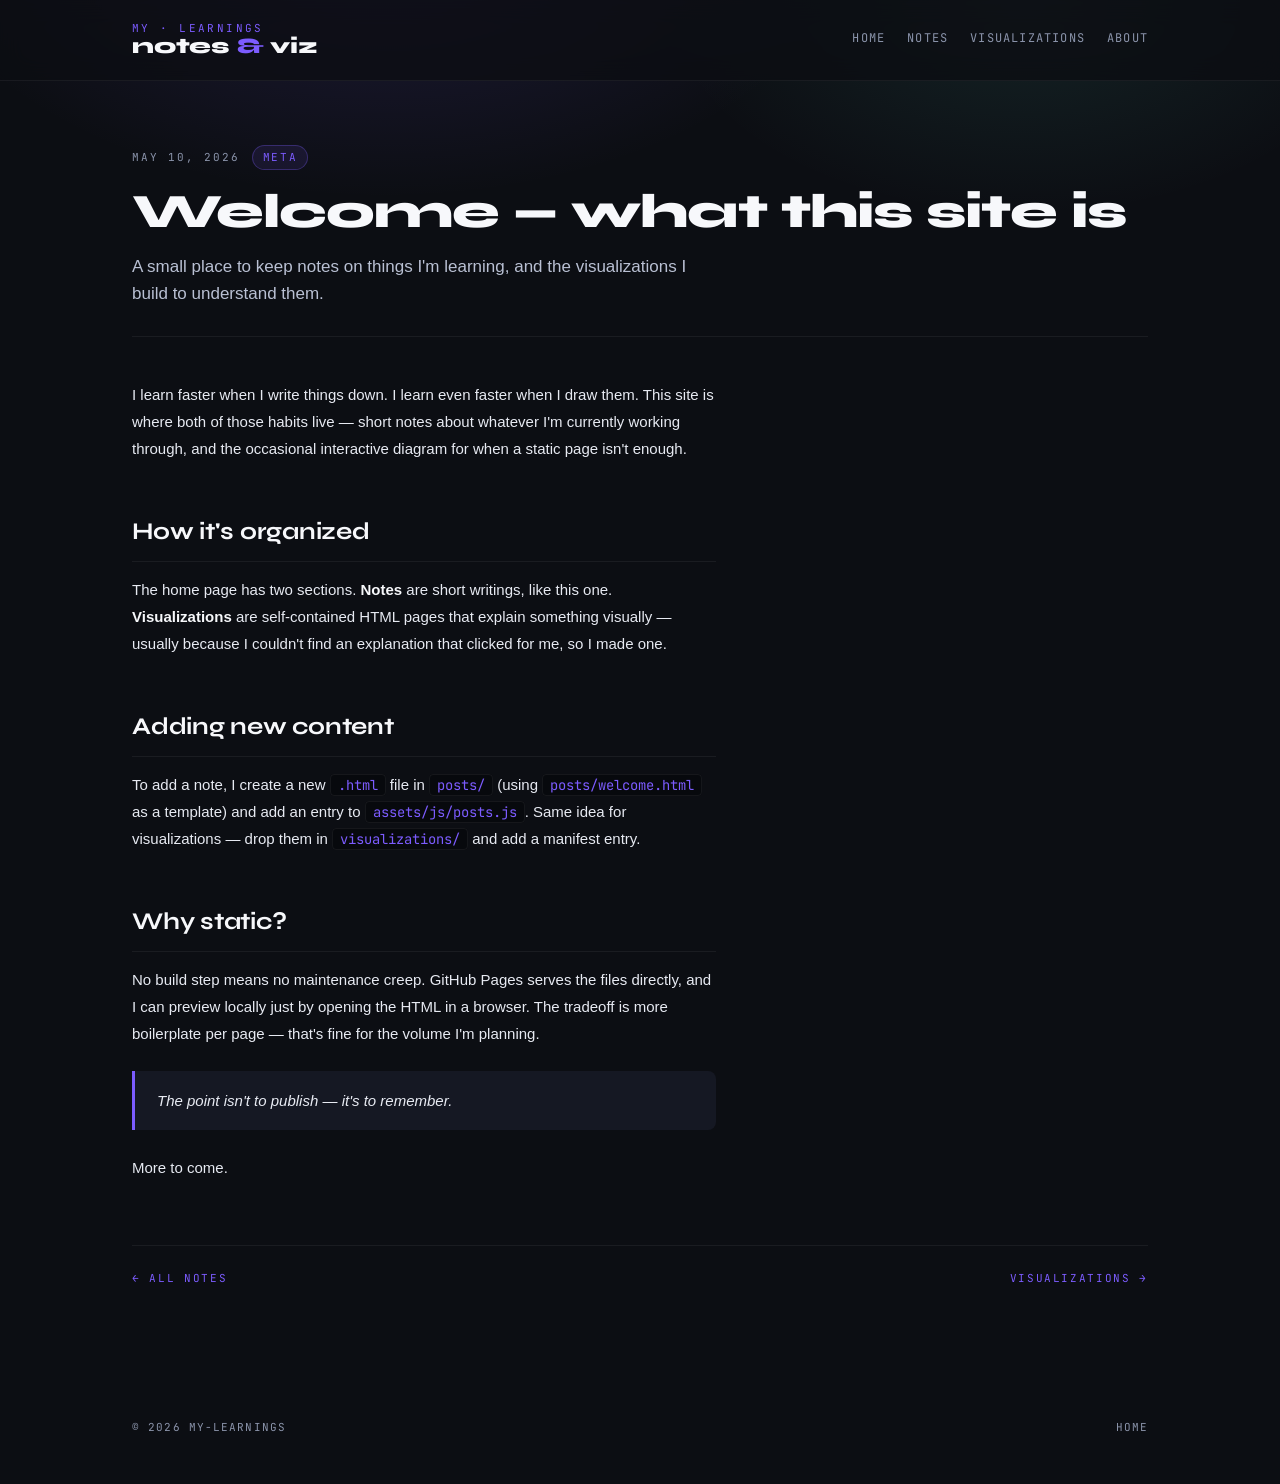
<file: posts/welcome.html>
<!DOCTYPE html>
<html lang="en">
<head>
  <meta charset="UTF-8" />
  <meta name="viewport" content="width=device-width, initial-scale=1.0" />
  <title>Welcome — my-learnings</title>
  <meta name="description" content="A running notebook of things I'm learning — systems, ML infrastructure, and visualizations." />
  <link rel="preconnect" href="https://fonts.googleapis.com" />
  <link rel="preconnect" href="https://fonts.gstatic.com" crossorigin />
  <link href="https://fonts.googleapis.com/css2?family=JetBrains+Mono:wght@300;400;600;700&family=Syne:wght@400;700;800&display=swap" rel="stylesheet" />
  <link rel="stylesheet" href="../assets/css/base.css" />
  <link rel="stylesheet" href="../assets/css/post.css" />
</head>
<body>

  <header class="site-header">
    <div class="container">
      <a class="logo" href="../" style="text-decoration:none">
        <div class="logo-top">my · learnings</div>
        <div class="logo-main">notes <span>&</span> viz</div>
      </a>
      <nav class="nav" aria-label="Primary">
        <a href="../">Home</a>
        <a href="../#posts">Notes</a>
        <a href="../#viz">Visualizations</a>
        <a href="../about.html">About</a>
      </nav>
    </div>
  </header>

  <main class="post">
    <div class="container">
      <header class="post-header">
        <div class="post-meta">
          <span>May 10, 2026</span>
          <span class="tag">meta</span>
        </div>
        <h1 class="post-title">Welcome — what this site is</h1>
        <p class="post-subtitle">
          A small place to keep notes on things I'm learning, and the visualizations I build to understand them.
        </p>
      </header>

      <article class="post-body">
        <p>
          I learn faster when I write things down. I learn even faster when I draw them. This site is
          where both of those habits live — short notes about whatever I'm currently working through,
          and the occasional interactive diagram for when a static page isn't enough.
        </p>

        <h2>How it's organized</h2>
        <p>
          The home page has two sections. <strong>Notes</strong> are short writings, like this one.
          <strong>Visualizations</strong> are self-contained HTML pages that explain something
          visually — usually because I couldn't find an explanation that clicked for me, so I made one.
        </p>

        <h2>Adding new content</h2>
        <p>
          To add a note, I create a new <code>.html</code> file in <code>posts/</code> (using
          <code>posts/welcome.html</code> as a template) and add an entry to
          <code>assets/js/posts.js</code>. Same idea for visualizations — drop them in
          <code>visualizations/</code> and add a manifest entry.
        </p>

        <h2>Why static?</h2>
        <p>
          No build step means no maintenance creep. GitHub Pages serves the files directly,
          and I can preview locally just by opening the HTML in a browser. The
          tradeoff is more boilerplate per page — that's fine for the volume I'm planning.
        </p>

        <blockquote>
          The point isn't to publish — it's to remember.
        </blockquote>

        <p>More to come.</p>
      </article>

      <nav class="post-nav">
        <a href="../">← All notes</a>
        <a href="../#viz">Visualizations →</a>
      </nav>
    </div>
  </main>

  <footer class="site-footer">
    <div class="container">
      <div>© <span id="year"></span> my-learnings</div>
      <div><a href="../">home</a></div>
    </div>
  </footer>

  <script>document.getElementById("year").textContent = new Date().getFullYear();</script>
</body>
</html>
</file>
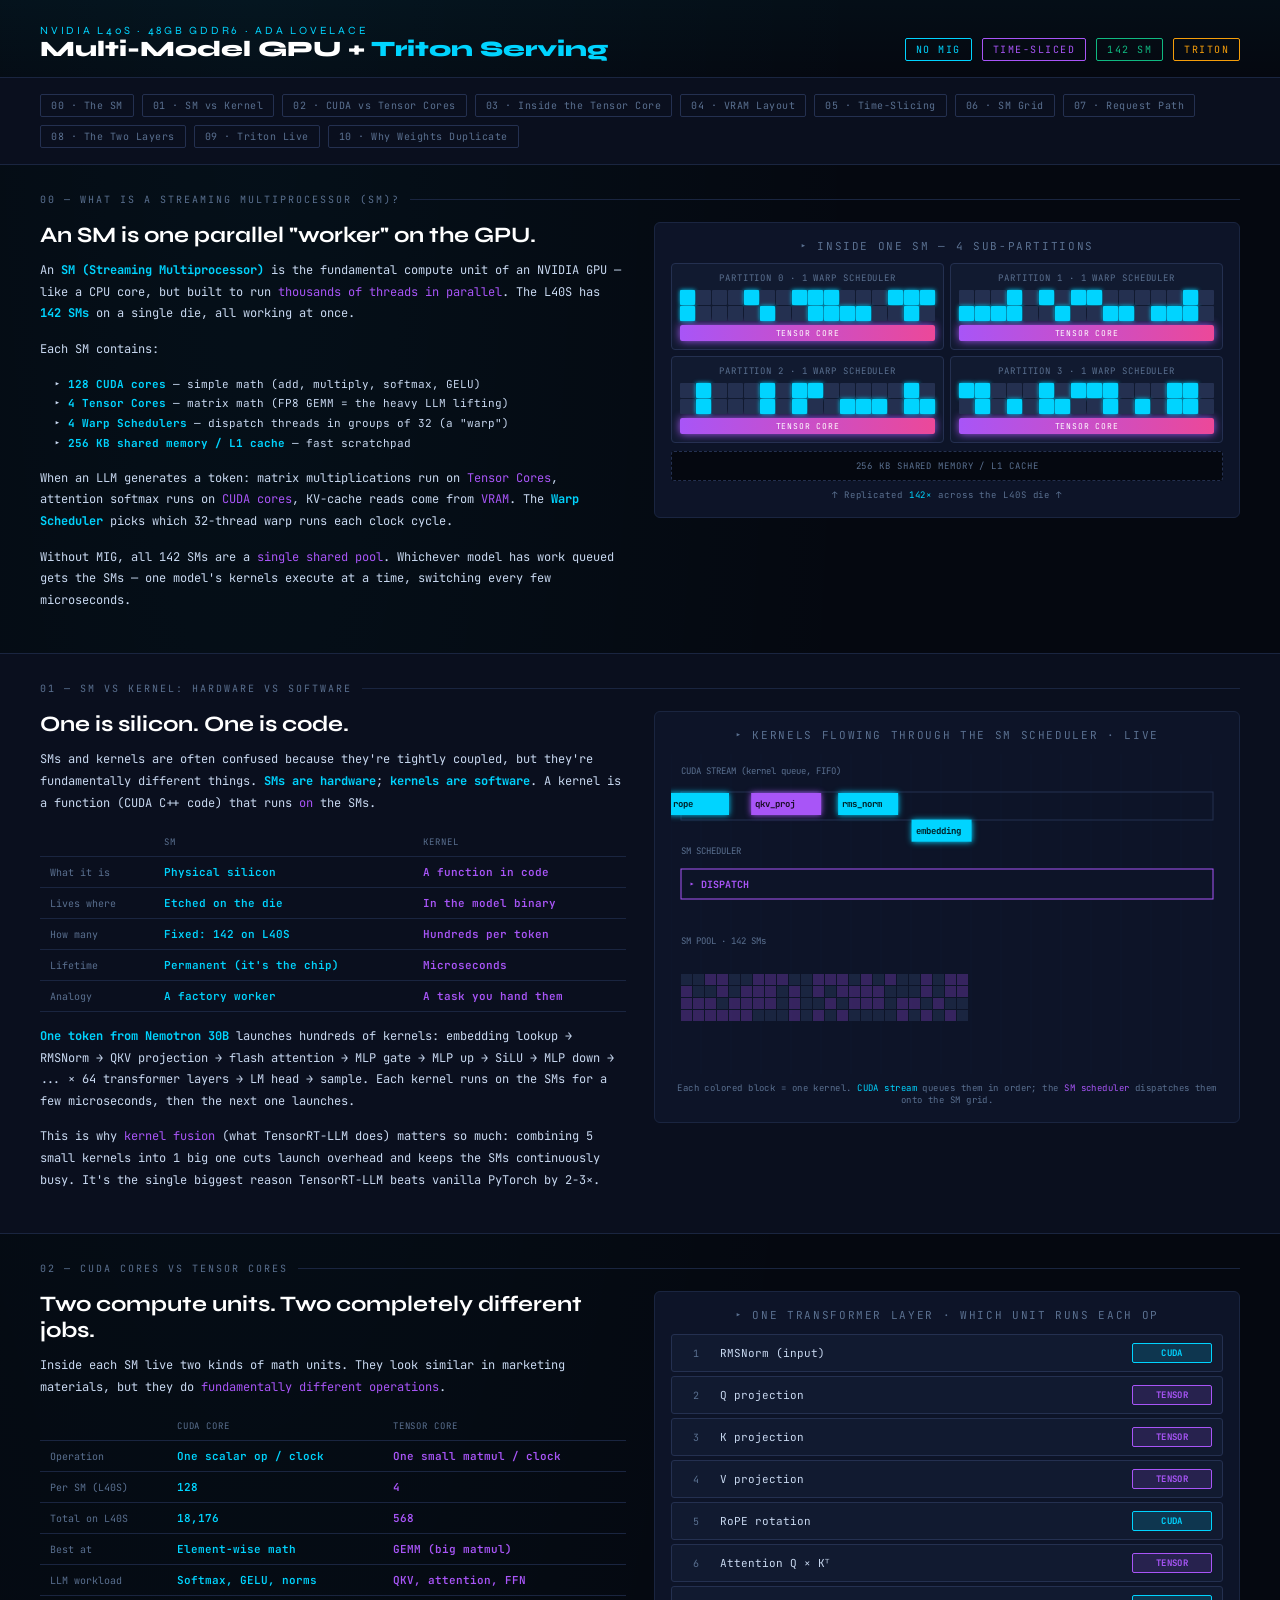
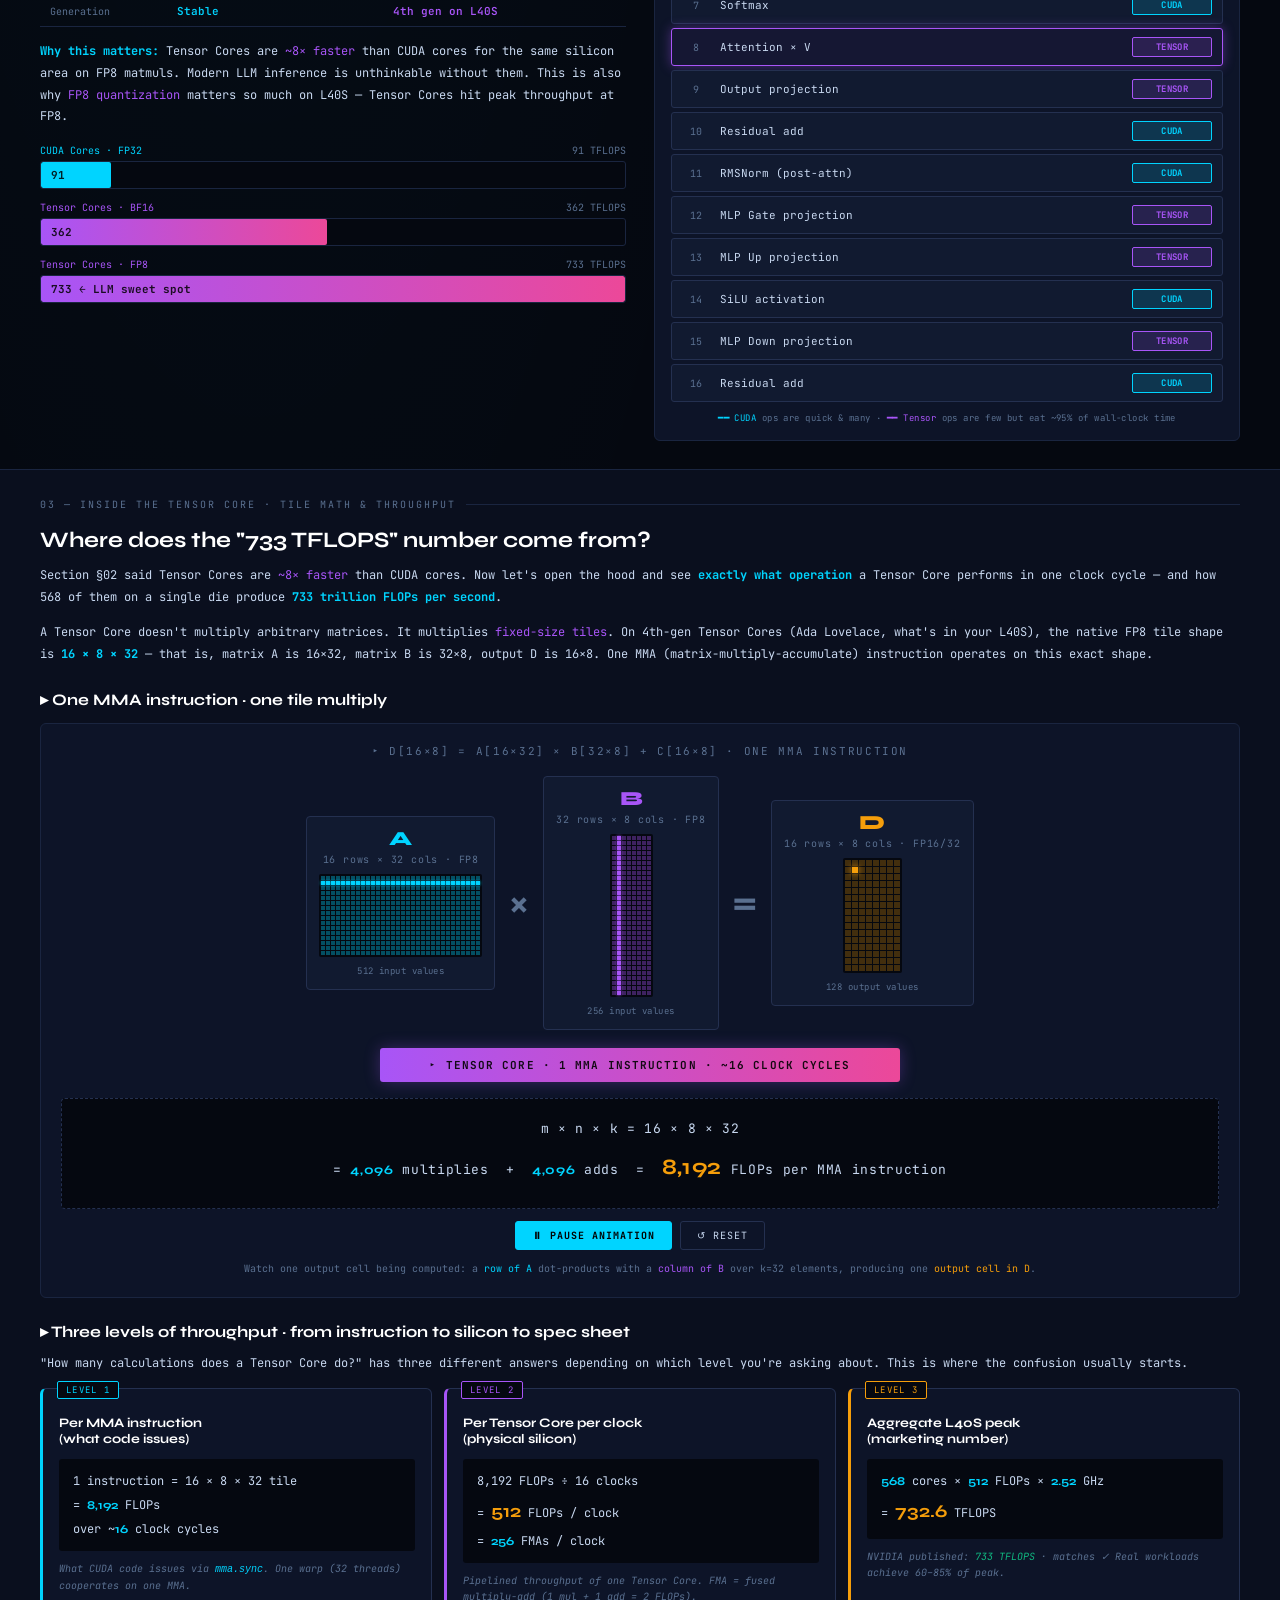
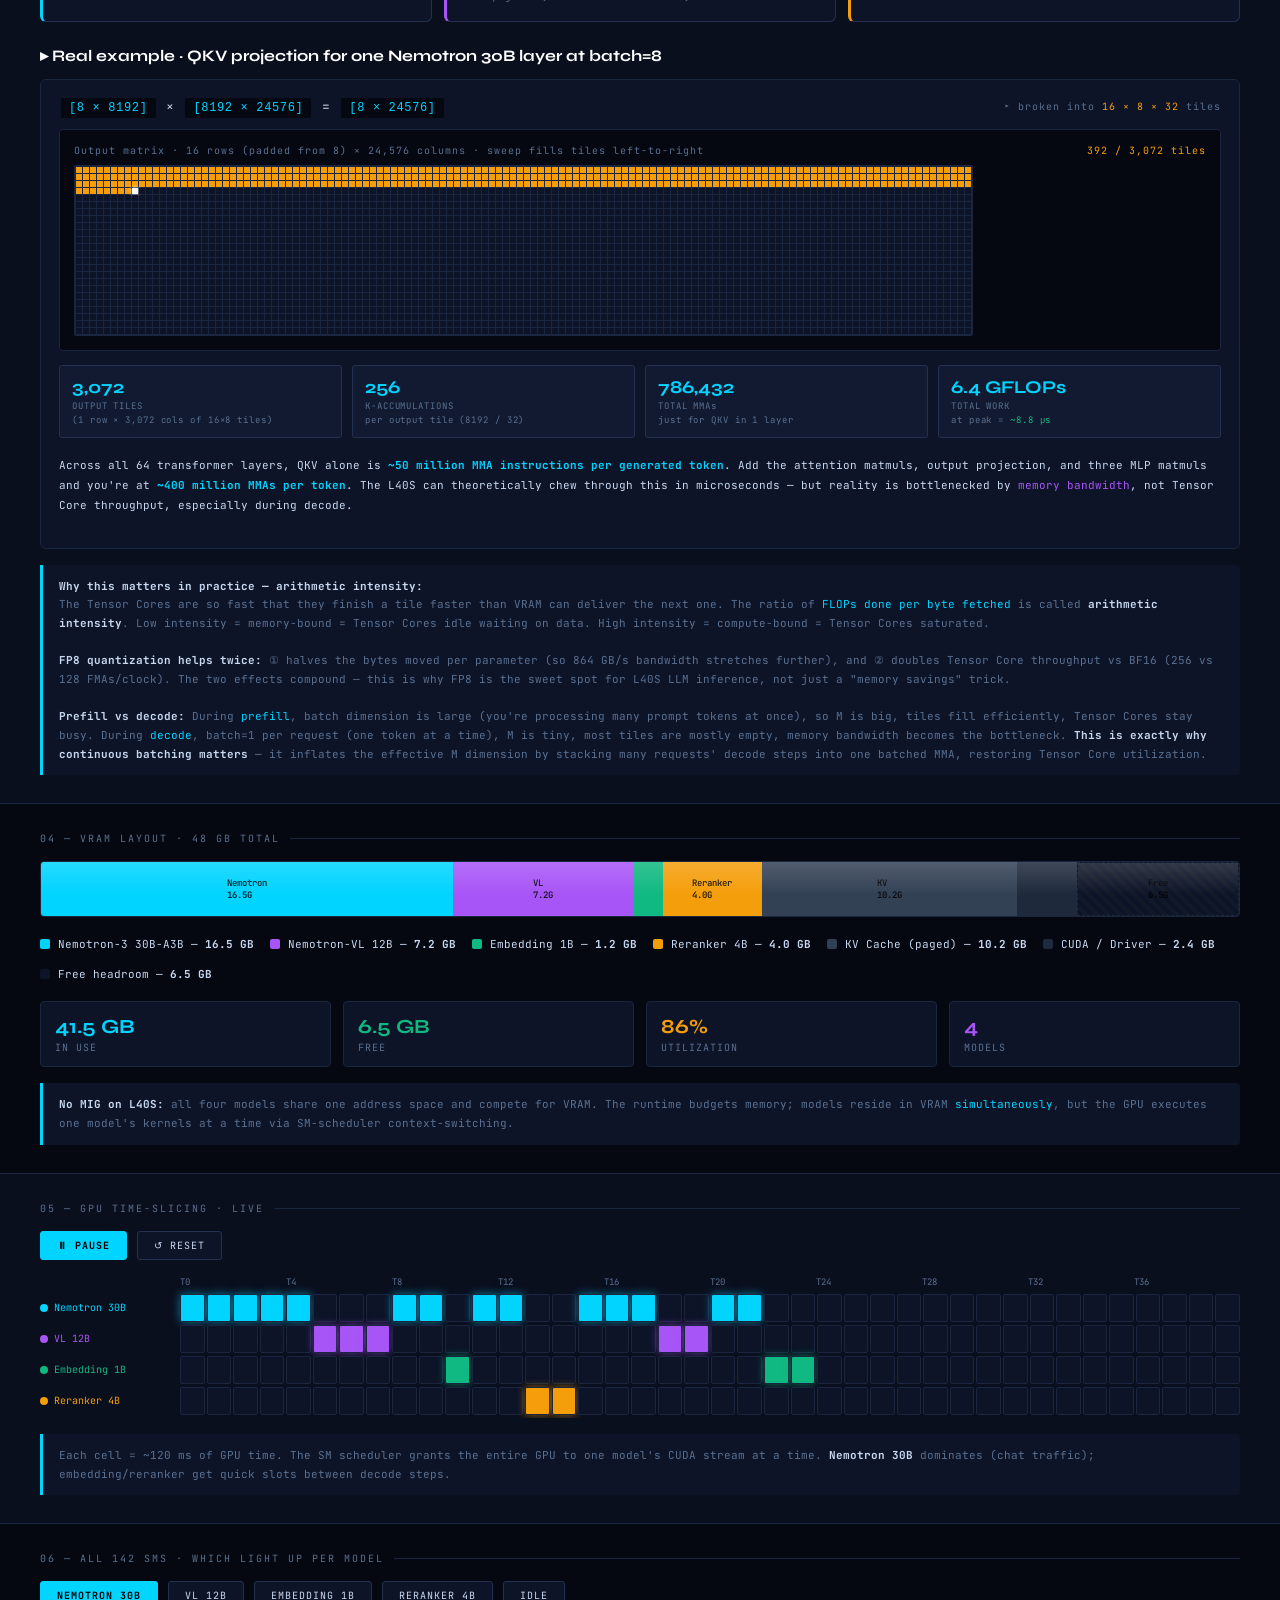
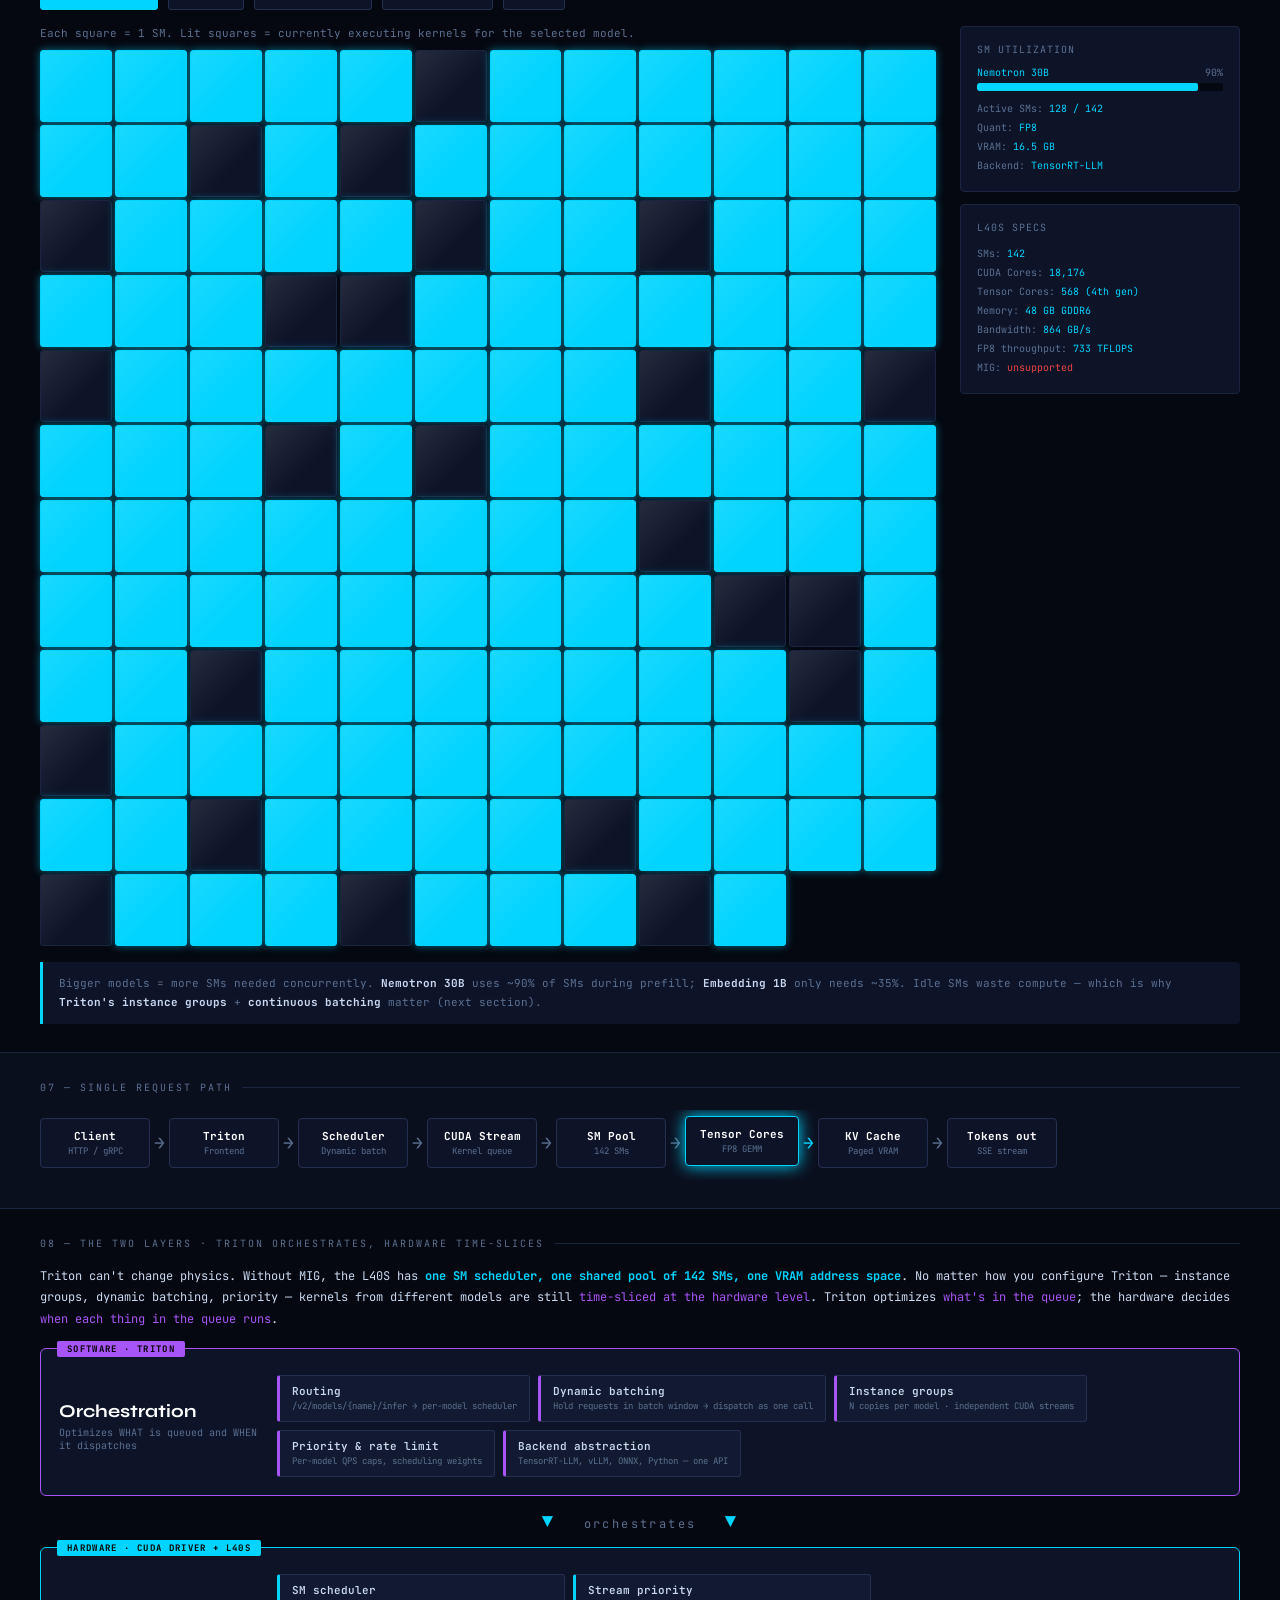
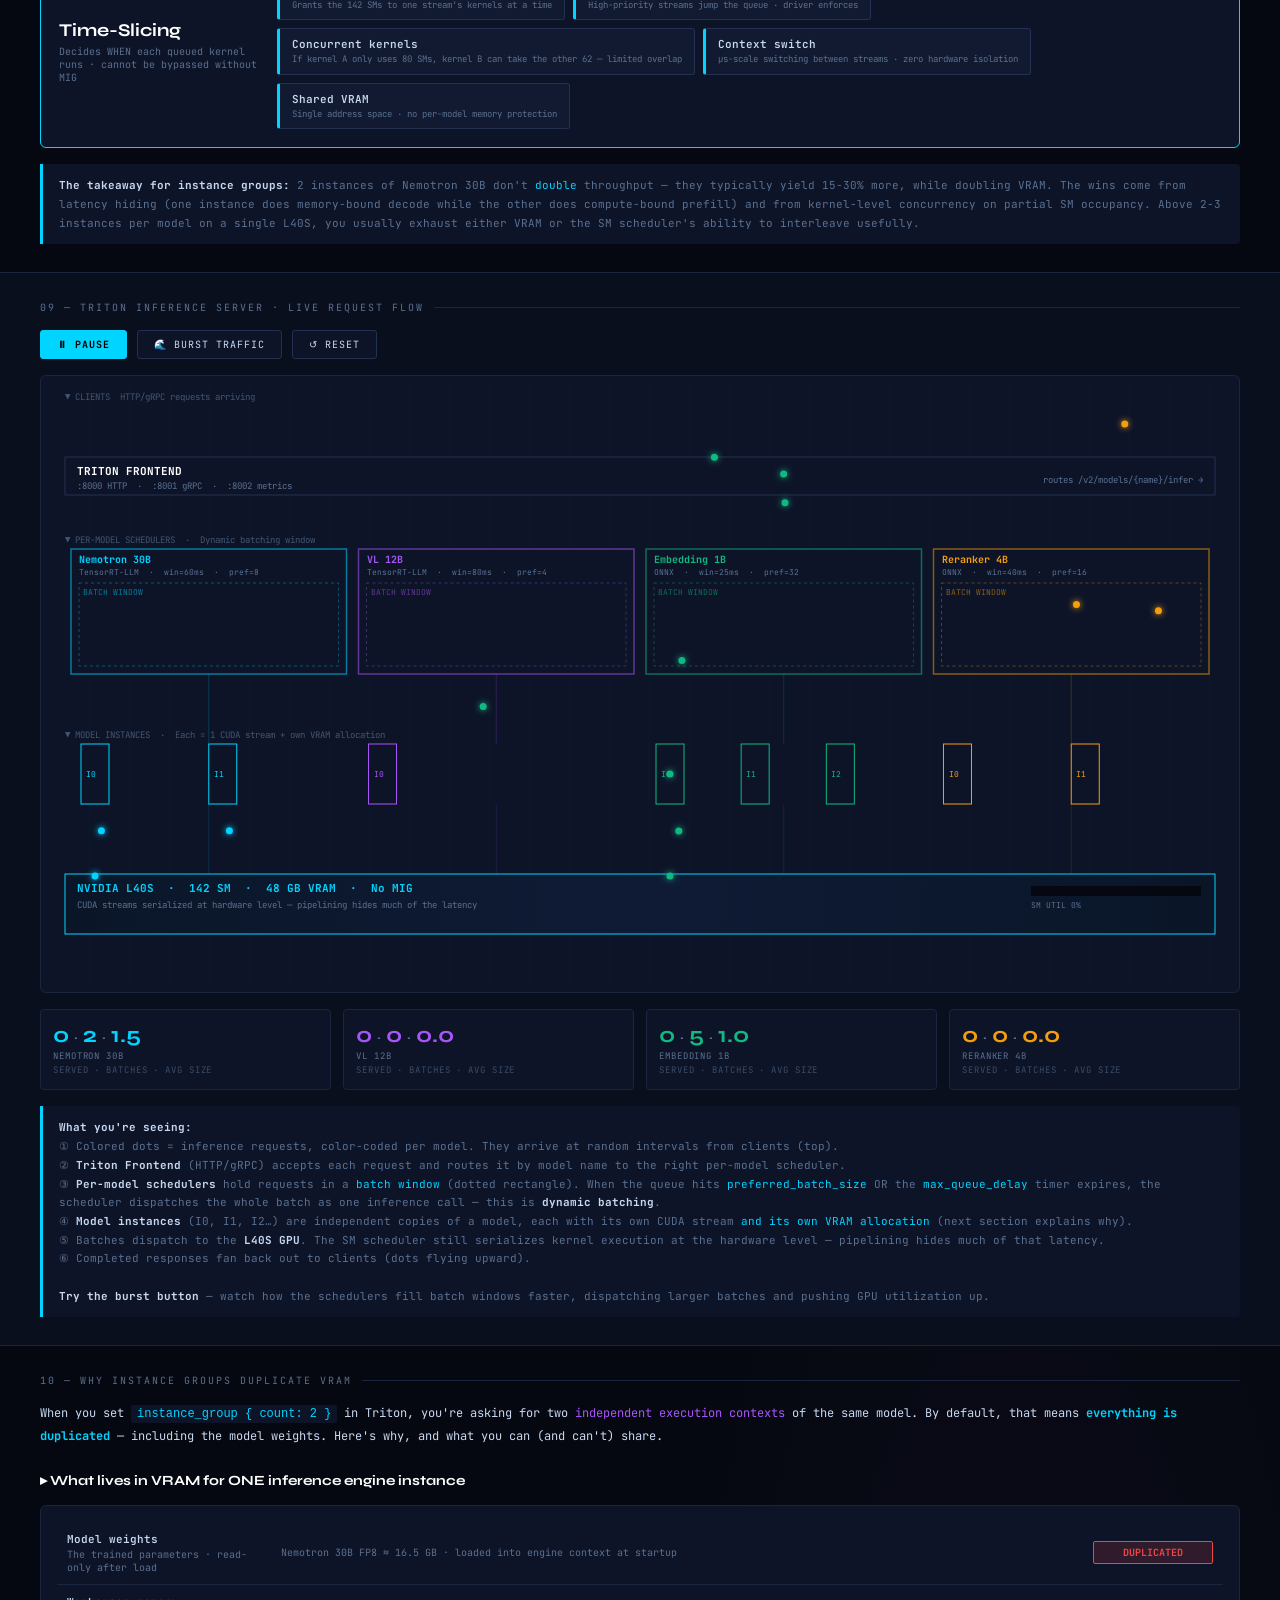
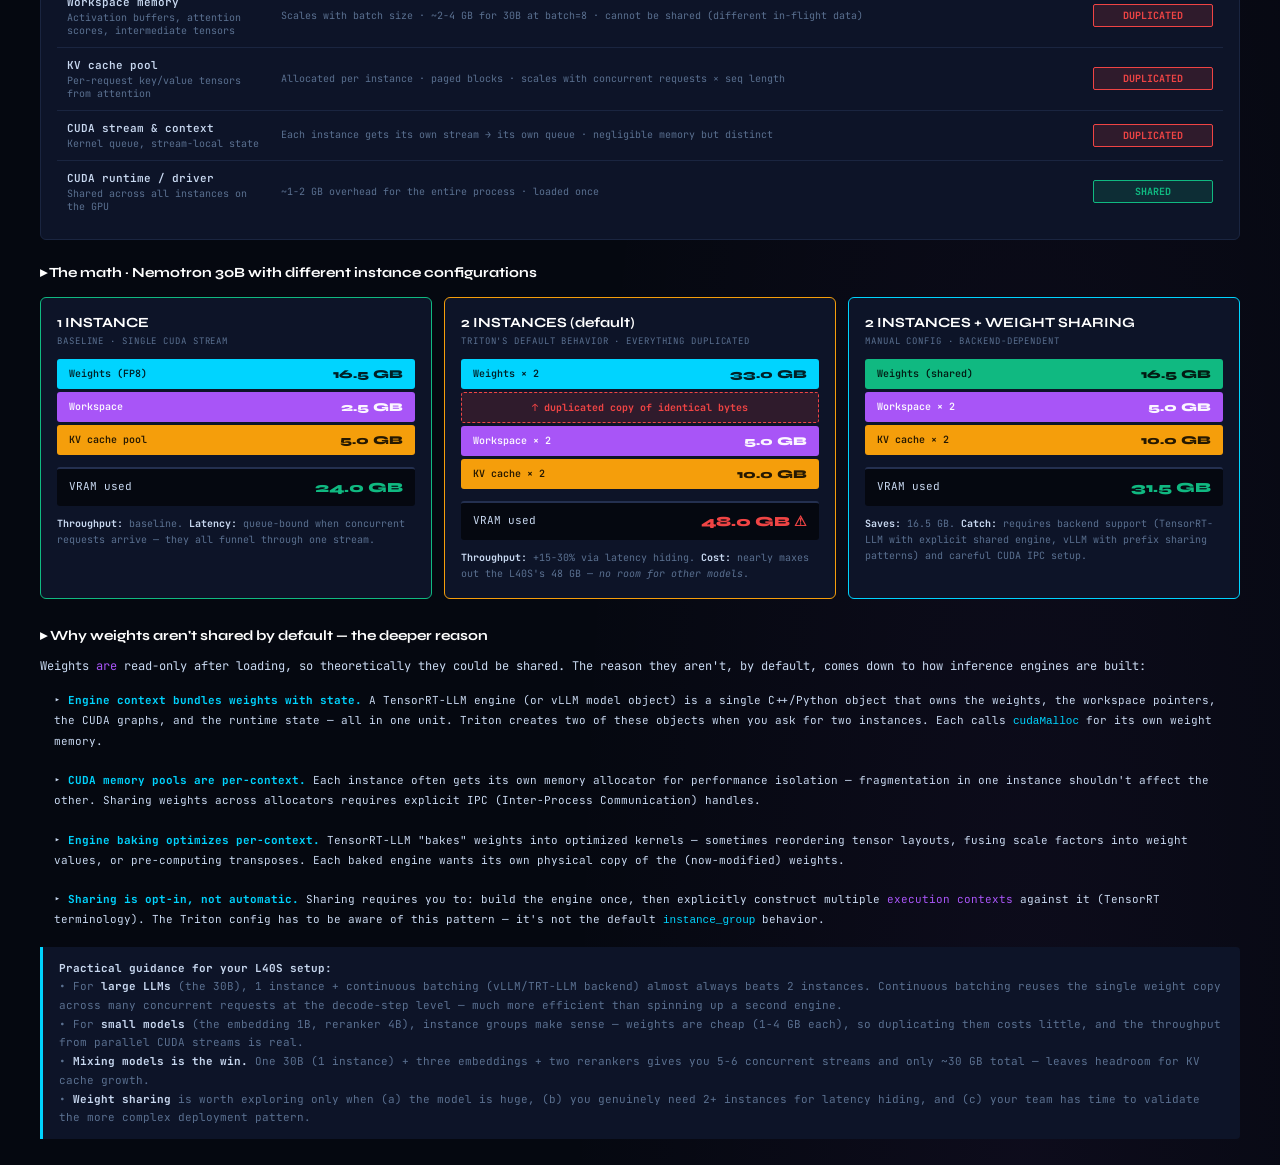
<file: visualizations/gpu-multimodel-viz.html>
<!DOCTYPE html>
<html lang="en">
<head>
<meta charset="UTF-8">
<meta name="viewport" content="width=device-width, initial-scale=1.0">
<title>L40S GPU & Triton — Multi-Model Serving Architecture</title>
<link href="https://fonts.googleapis.com/css2?family=JetBrains+Mono:wght@300;400;600;700&family=Syne:wght@400;700;800&display=swap" rel="stylesheet">
<style>
  :root {
    --bg: #050810; --surface: #0a0f1e; --panel: #0d1428; --panel2: #111a30;
    --border: #1a2540; --border2: #243050; --text: #c8d8f0; --dim: #5a7090;
    --acc1: #00d4ff; --acc2: #a855f7; --acc3: #10b981; --acc4: #f59e0b;
    --acc5: #ef4444; --acc6: #ec4899;
    --m1: #00d4ff; --m2: #a855f7; --m3: #10b981; --m4: #f59e0b;
    --cuda: #00d4ff; --tensor: #a855f7;
    --hw: #00d4ff; --sw: #a855f7;
  }
  *, *::before, *::after { box-sizing: border-box; margin: 0; padding: 0; }
  html { scroll-behavior: smooth; }
  body {
    font-family: 'JetBrains Mono', monospace;
    background: var(--bg); color: var(--text);
    min-height: 100vh; overflow-x: hidden;
    background-image:
      radial-gradient(ellipse 80% 50% at 20% 0%, rgba(0,212,255,0.04) 0%, transparent 60%),
      radial-gradient(ellipse 60% 40% at 80% 100%, rgba(168,85,247,0.05) 0%, transparent 60%);
  }
  header {
    padding: 24px 40px 16px; border-bottom: 1px solid var(--border);
    display: flex; align-items: flex-end; justify-content: space-between; flex-wrap: wrap; gap: 16px;
    background: linear-gradient(180deg, rgba(0,212,255,0.03) 0%, transparent 100%);
  }
  .logo { font-family: 'Syne', sans-serif; }
  .logo-top { font-size: 11px; letter-spacing: 0.25em; color: var(--acc1); text-transform: uppercase; }
  .logo-main { font-size: 22px; font-weight: 800; color: #fff; line-height: 1.1; }
  .logo-main span { color: var(--acc1); }
  .badge { font-size: 10px; letter-spacing: 0.15em; padding: 4px 10px; border: 1px solid var(--acc1); color: var(--acc1); border-radius: 2px; text-transform: uppercase; }

  section { padding: 28px 40px; border-bottom: 1px solid var(--border); }
  @media (max-width: 700px) { section { padding: 24px 20px; } header { padding: 20px; } .toc { padding: 14px 20px; } }
  .sec-label {
    font-size: 10px; letter-spacing: 0.2em; color: var(--dim);
    text-transform: uppercase; margin-bottom: 16px;
    display: flex; align-items: center; gap: 10px;
  }
  .sec-label::after { content: ''; flex: 1; height: 1px; background: var(--border); }

  h3.section-h { font-family: 'Syne', sans-serif; font-size: 22px; font-weight: 700; color: #fff; margin-bottom: 12px; }
  .lead { font-size: 12px; line-height: 1.8; color: var(--text); margin-bottom: 14px; }
  .lead strong { color: var(--acc1); }
  .lead em { color: var(--acc2); font-style: normal; }

  /* TWO-COL LAYOUT */
  .two-col { display: grid; grid-template-columns: 1fr 1fr; gap: 28px; align-items: start; }
  @media (max-width: 900px) { .two-col { grid-template-columns: 1fr; } }

  /* SM EXPLAINER */
  #sec-sm-intro { background: var(--surface); }
  .sm-diagram { background: var(--panel); border: 1px solid var(--border); border-radius: 6px; padding: 16px; }
  .sm-title { text-align: center; font-size: 11px; color: var(--dim); letter-spacing: 0.15em; margin-bottom: 10px; text-transform: uppercase; }
  .sm-partitions { display: grid; grid-template-columns: 1fr 1fr; gap: 6px; }
  .sm-partition { background: var(--panel2); border: 1px solid var(--border2); border-radius: 4px; padding: 8px; }
  .sm-partition-title { font-size: 9px; color: var(--dim); margin-bottom: 6px; text-align: center; letter-spacing: 0.1em; }
  .core-row { display: grid; grid-template-columns: repeat(16, 1fr); gap: 1px; margin-bottom: 4px; }
  .cuda-core { aspect-ratio: 1; background: var(--border2); border-radius: 1px; transition: background 0.15s, box-shadow 0.15s; }
  .cuda-core.fire { background: var(--cuda); box-shadow: 0 0 4px var(--cuda); }
  .tensor-core { height: 16px; background: var(--border2); border-radius: 2px; margin-top: 4px; font-size: 8px; color: #fff; text-align: center; line-height: 16px; letter-spacing: 0.1em; transition: all 0.2s; }
  .tensor-core.fire { background: linear-gradient(90deg, var(--tensor), var(--acc6)); box-shadow: 0 0 8px var(--tensor); }
  .sm-shared-mem { margin-top: 8px; padding: 8px; background: var(--bg); border: 1px dashed var(--border2); border-radius: 3px; text-align: center; font-size: 9px; color: var(--dim); letter-spacing: 0.1em; }

  /* COMPARISON TABLE */
  table.compare { width: 100%; border-collapse: collapse; margin: 8px 0; font-size: 11px; }
  table.compare th, table.compare td { padding: 8px 10px; border-bottom: 1px solid var(--border); text-align: left; }
  table.compare th { color: var(--dim); font-weight: 400; letter-spacing: 0.1em; text-transform: uppercase; font-size: 9px; }
  table.compare td.label { color: var(--dim); font-size: 10px; }
  table.compare td.cuda { color: var(--cuda); font-weight: 600; }
  table.compare td.tensor { color: var(--tensor); font-weight: 600; }
  table.compare td.hw { color: var(--hw); font-weight: 600; }
  table.compare td.sw { color: var(--sw); font-weight: 600; }

  /* KERNEL PIPELINE (§01) */
  .kernel-viz {
    background: var(--panel); border: 1px solid var(--border); border-radius: 6px;
    padding: 16px; min-height: 360px; position: relative; overflow: hidden;
  }
  .kernel-viz-title { text-align: center; font-size: 11px; color: var(--dim); letter-spacing: 0.15em; margin-bottom: 12px; text-transform: uppercase; }
  canvas.kernel-canvas { display: block; width: 100%; height: 320px; }

  /* TRANSFORMER LAYER VIZ (§02) */
  .layer-viz { background: var(--panel); border: 1px solid var(--border); border-radius: 6px; padding: 16px; }
  .layer-stack { display: flex; flex-direction: column; gap: 4px; }
  .layer-op {
    display: grid; grid-template-columns: 28px 1fr 80px;
    gap: 10px; align-items: center; padding: 8px 10px;
    border: 1px solid var(--border2); border-radius: 3px;
    background: var(--panel2); font-size: 11px;
    transition: all 0.3s ease;
  }
  .layer-op.fire-cuda { border-color: var(--cuda); box-shadow: 0 0 12px rgba(0,212,255,0.4); background: rgba(0,212,255,0.05); }
  .layer-op.fire-tensor { border-color: var(--tensor); box-shadow: 0 0 12px rgba(168,85,247,0.4); background: rgba(168,85,247,0.05); }
  .op-num { color: var(--dim); font-size: 10px; text-align: center; }
  .op-name { color: var(--text); }
  .op-tag { font-size: 9px; padding: 3px 8px; border-radius: 2px; text-align: center; letter-spacing: 0.05em; font-weight: 700; }
  .op-tag.cuda { background: rgba(0,212,255,0.15); color: var(--cuda); border: 1px solid var(--cuda); }
  .op-tag.tensor { background: rgba(168,85,247,0.15); color: var(--tensor); border: 1px solid var(--tensor); }

  /* THROUGHPUT BARS */
  .throughput { margin-top: 16px; }
  .throughput-row { margin-bottom: 12px; }
  .throughput-label { font-size: 10px; color: var(--dim); margin-bottom: 4px; display: flex; justify-content: space-between; }
  .throughput-bar-bg { height: 28px; background: var(--bg); border-radius: 3px; overflow: hidden; position: relative; border: 1px solid var(--border); }
  .throughput-bar { height: 100%; border-radius: 2px; display: flex; align-items: center; padding: 0 10px; font-size: 11px; font-weight: 700; color: rgba(0,0,0,0.85); }

  /* TWO LAYERS (§07) */
  .two-layers { display: flex; flex-direction: column; gap: 8px; }
  .layer-block { background: var(--panel); border-radius: 6px; padding: 18px; position: relative; }
  .layer-block.sw-layer { border: 1px solid var(--sw); }
  .layer-block.hw-layer { border: 1px solid var(--hw); }
  .layer-stamp { position: absolute; top: -8px; left: 16px; padding: 2px 10px; font-size: 9px; letter-spacing: 0.15em; border-radius: 2px; font-weight: 700; }
  .layer-stamp.sw { background: var(--sw); color: #000; }
  .layer-stamp.hw { background: var(--hw); color: #000; }
  .layer-content { display: grid; grid-template-columns: 200px 1fr; gap: 18px; align-items: center; margin-top: 8px; }
  @media (max-width: 800px) { .layer-content { grid-template-columns: 1fr; } }
  .layer-title { font-family: 'Syne', sans-serif; font-size: 18px; font-weight: 700; color: #fff; }
  .layer-sub { font-size: 10px; color: var(--dim); margin-top: 4px; }
  .layer-boxes { display: flex; gap: 8px; flex-wrap: wrap; }
  .layer-box { padding: 8px 12px; background: var(--panel2); border: 1px solid var(--border2); border-radius: 3px; font-size: 10px; min-width: 120px; }
  .layer-box-title { color: var(--text); font-weight: 600; font-size: 11px; margin-bottom: 2px; }
  .layer-box-desc { color: var(--dim); font-size: 9px; line-height: 1.4; }
  .layer-box.sw-box { border-left: 3px solid var(--sw); }
  .layer-box.hw-box { border-left: 3px solid var(--hw); }

  .layer-arrow { text-align: center; color: var(--dim); font-size: 12px; padding: 6px 0; letter-spacing: 0.2em; }
  .layer-arrow .arrow { color: var(--acc1); font-size: 18px; }

  /* INSTANCE GROUP VRAM COMPARISON (§09) */
  .vram-scenarios { display: grid; grid-template-columns: repeat(3, 1fr); gap: 12px; margin-top: 16px; }
  @media (max-width: 1100px) { .vram-scenarios { grid-template-columns: 1fr; } }
  .vram-scenario { background: var(--panel); border: 1px solid var(--border); border-radius: 6px; padding: 16px; }
  .vram-scenario.scenario-good { border-color: var(--acc3); }
  .vram-scenario.scenario-bad { border-color: var(--acc4); }
  .vram-scenario.scenario-best { border-color: var(--acc1); }
  .vram-scenario h4 { font-family: 'Syne', sans-serif; font-size: 14px; font-weight: 700; color: #fff; margin-bottom: 4px; }
  .vram-scenario .h4-sub { font-size: 9px; color: var(--dim); letter-spacing: 0.1em; margin-bottom: 12px; text-transform: uppercase; }
  .vram-stack { display: flex; flex-direction: column; gap: 3px; margin-bottom: 12px; }
  .vram-block {
    padding: 8px 12px; border-radius: 3px; font-size: 10px;
    display: flex; justify-content: space-between; align-items: center;
    color: rgba(0,0,0,0.85); font-weight: 600;
    position: relative;
  }
  .vram-block.weight { background: var(--m1); }
  .vram-block.workspace { background: var(--m2); color: rgba(255,255,255,0.95); }
  .vram-block.kvcache { background: var(--m4); }
  .vram-block.shared { background: var(--m3); }
  .vram-block.dup-marker { background: rgba(239,68,68,0.15); color: var(--acc5); border: 1px dashed var(--acc5); font-weight: 700; }
  .vram-block .gb { font-family: 'Syne', sans-serif; font-weight: 800; font-size: 12px; }
  .vram-total {
    padding: 10px 12px; background: var(--bg); border-radius: 3px;
    font-size: 11px; color: var(--text); display: flex; justify-content: space-between;
    border-top: 2px solid var(--border2);
  }
  .vram-total .total-val { font-family: 'Syne', sans-serif; font-weight: 800; font-size: 14px; }
  .vram-total .total-good { color: var(--acc3); }
  .vram-total .total-bad { color: var(--acc5); }

  .scenario-note { font-size: 10px; color: var(--dim); margin-top: 10px; line-height: 1.6; }
  .scenario-note strong { color: var(--text); }

  /* What's Duplicated Diagram */
  .duplication-anatomy {
    background: var(--panel); border: 1px solid var(--border); border-radius: 6px;
    padding: 16px; margin-top: 16px;
  }
  .dup-row { display: grid; grid-template-columns: 200px 1fr 120px; gap: 14px; padding: 10px; border-bottom: 1px solid var(--border); align-items: center; font-size: 11px; }
  @media (max-width: 800px) { .dup-row { grid-template-columns: 1fr; gap: 6px; } .dup-row .dup-status { justify-self: start; } }
  .dup-row:last-child { border-bottom: none; }
  .dup-component { color: var(--text); font-weight: 600; }
  .dup-component .desc { color: var(--dim); font-weight: 400; font-size: 10px; margin-top: 2px; }
  .dup-status { font-size: 10px; padding: 4px 10px; border-radius: 2px; text-align: center; font-weight: 700; }
  .dup-yes { background: rgba(239,68,68,0.15); color: var(--acc5); border: 1px solid var(--acc5); }
  .dup-no { background: rgba(16,185,129,0.15); color: var(--acc3); border: 1px solid var(--acc3); }
  .dup-explain { color: var(--dim); font-size: 10px; line-height: 1.6; }

  /* VRAM */
  .vram-bar-wrap { background: var(--panel); border: 1px solid var(--border); border-radius: 4px; overflow: hidden; height: 56px; display: flex; margin-bottom: 20px; }
  .vram-seg { height: 100%; display: flex; align-items: center; justify-content: center; font-size: 9px; font-weight: 600; color: rgba(0,0,0,0.85); transition: all 0.6s ease; position: relative; overflow: hidden; }
  .vram-seg::after { content: ''; position: absolute; inset: 0; background: linear-gradient(180deg, rgba(255,255,255,0.15) 0%, transparent 60%); pointer-events: none; }
  .vram-seg:hover { filter: brightness(1.15); }
  .vram-legend { display: flex; flex-wrap: wrap; gap: 16px; }
  .legend-item { display: flex; align-items: center; gap: 8px; font-size: 11px; color: var(--text); }
  .legend-dot { width: 10px; height: 10px; border-radius: 2px; flex-shrink: 0; }
  .vram-stats { display: grid; grid-template-columns: repeat(4, 1fr); gap: 12px; margin-top: 20px; }
  @media (max-width: 700px) { .vram-stats { grid-template-columns: repeat(2, 1fr); } }
  .vstat { background: var(--panel); border: 1px solid var(--border); border-radius: 4px; padding: 12px 14px; }
  .vstat-val { font-size: 20px; font-weight: 700; font-family: 'Syne', sans-serif; }
  .vstat-lbl { font-size: 10px; color: var(--dim); margin-top: 2px; letter-spacing: 0.1em; }

  /* TIMELINE */
  .ts-row { display: flex; align-items: center; margin-bottom: 3px; }
  .ts-name { width: 140px; flex-shrink: 0; font-size: 10px; padding-right: 10px; display: flex; align-items: center; gap: 6px; }
  .ts-line { flex: 1; display: flex; gap: 2px; }
  .ts-slot { flex: 1; height: 28px; border-radius: 2px; background: var(--panel); border: 1px solid var(--border); transition: background 0.15s, box-shadow 0.15s; }

  /* CUDA GRID */
  .cuda-layout { display: grid; grid-template-columns: 1fr 280px; gap: 24px; align-items: start; }
  @media (max-width: 900px) { .cuda-layout { grid-template-columns: 1fr; } }
  .sm-grid { display: grid; grid-template-columns: repeat(12, 1fr); gap: 3px; }
  .sm-block { aspect-ratio: 1; border-radius: 3px; transition: all 0.2s ease; border: 1px solid var(--border); background: var(--panel); position: relative; }
  .sm-block::after { content: ''; position: absolute; inset: 0; background: linear-gradient(135deg, rgba(255,255,255,0.1) 0%, transparent 60%); border-radius: 3px; }
  .sm-block.fire-1 { background: var(--m1); box-shadow: 0 0 8px rgba(0,212,255,0.5); border-color: var(--m1); }
  .sm-block.fire-2 { background: var(--m2); box-shadow: 0 0 8px rgba(168,85,247,0.5); border-color: var(--m2); }
  .sm-block.fire-3 { background: var(--m3); box-shadow: 0 0 8px rgba(16,185,129,0.5); border-color: var(--m3); }
  .sm-block.fire-4 { background: var(--m4); box-shadow: 0 0 8px rgba(245,158,11,0.5); border-color: var(--m4); }

  .cuda-panel { background: var(--panel); border: 1px solid var(--border); border-radius: 4px; padding: 16px; margin-bottom: 12px; }
  .cuda-panel-title { font-size: 10px; color: var(--dim); margin-bottom: 10px; letter-spacing: 0.1em; text-transform: uppercase; }
  .util-bar-wrap { height: 8px; background: var(--bg); border-radius: 2px; overflow: hidden; margin: 4px 0 8px; }
  .util-bar { height: 100%; border-radius: 2px; transition: width 1s ease; }
  .util-label { display: flex; justify-content: space-between; font-size: 10px; color: var(--dim); }

  /* TRITON */
  .triton-canvas-wrap { background: var(--panel); border: 1px solid var(--border); border-radius: 6px; padding: 8px; position: relative; overflow: hidden; }
  canvas#tritonCanvas { display: block; width: 100%; height: 600px; }
  .triton-grid { display: grid; grid-template-columns: repeat(4, 1fr); gap: 12px; margin-top: 16px; }
  @media (max-width: 800px) { .triton-grid { grid-template-columns: repeat(2, 1fr); } }
  .triton-stat { background: var(--panel); border: 1px solid var(--border); border-radius: 4px; padding: 12px; }
  .triton-stat-val { font-family: 'Syne', sans-serif; font-size: 22px; font-weight: 700; }
  .triton-stat-lbl { font-size: 9px; color: var(--dim); letter-spacing: 0.1em; margin-top: 2px; line-height: 1.5; }

  /* CONTROLS */
  .controls { display: flex; gap: 10px; flex-wrap: wrap; margin-bottom: 16px; }
  .btn {
    font-family: 'JetBrains Mono', monospace;
    font-size: 10px; letter-spacing: 0.1em; text-transform: uppercase;
    padding: 7px 16px; border-radius: 3px; cursor: pointer;
    border: 1px solid var(--border2); background: var(--panel); color: var(--text);
    transition: all 0.2s ease;
  }
  .btn:hover { border-color: var(--acc1); color: var(--acc1); }
  .btn.active { background: var(--acc1); color: #000; border-color: var(--acc1); font-weight: 700; }

  .annotation { font-size: 11px; color: var(--dim); line-height: 1.7; background: var(--panel); border-left: 3px solid var(--acc1); padding: 12px 16px; border-radius: 0 4px 4px 0; margin-top: 16px; }
  .annotation strong { color: var(--text); }
  .annotation em { color: var(--acc1); font-style: normal; }

  ::-webkit-scrollbar { width: 6px; height: 6px; }
  ::-webkit-scrollbar-track { background: var(--bg); }
  ::-webkit-scrollbar-thumb { background: var(--border2); border-radius: 3px; }

  /* ── TENSOR CORE MATH (§03) ── */
  .tc-section h4 { font-family: 'Syne', sans-serif; font-size: 16px; color: #fff; margin: 24px 0 12px; font-weight: 700; }

  .mma-viz {
    background: var(--panel); border: 1px solid var(--border); border-radius: 6px;
    padding: 20px; margin-top: 14px;
  }
  .mma-title { text-align: center; font-size: 11px; color: var(--dim); letter-spacing: 0.15em; margin-bottom: 18px; text-transform: uppercase; }
  .mma-layout {
    display: flex; align-items: center; justify-content: center;
    gap: 14px; flex-wrap: wrap; margin-bottom: 18px;
  }
  .matrix-block {
    display: flex; flex-direction: column; align-items: center;
    padding: 12px; background: var(--panel2); border: 1px solid var(--border2);
    border-radius: 4px;
  }
  .matrix-label { font-family: 'Syne', sans-serif; font-size: 20px; font-weight: 800; color: #fff; line-height: 1; }
  .matrix-dim { font-size: 10px; color: var(--dim); margin: 4px 0 8px; letter-spacing: 0.08em; }
  .matrix-grid { display: grid; gap: 1px; background: var(--bg); padding: 2px; border-radius: 2px; }
  .matrix-grid.grid-a { grid-template-columns: repeat(32, 4px); grid-template-rows: repeat(16, 4px); }
  .matrix-grid.grid-b { grid-template-columns: repeat(8, 4px); grid-template-rows: repeat(32, 4px); }
  .matrix-grid.grid-d { grid-template-columns: repeat(8, 6px); grid-template-rows: repeat(16, 6px); }
  .mcell { background: var(--border2); transition: background 0.15s; }
  .mcell.cell-a { background: rgba(0,212,255,0.35); }
  .mcell.cell-b { background: rgba(168,85,247,0.35); }
  .mcell.cell-d { background: rgba(245,158,11,0.25); }
  .mcell.hot-row { background: var(--acc1) !important; box-shadow: 0 0 3px var(--acc1); }
  .mcell.hot-col { background: var(--acc2) !important; box-shadow: 0 0 3px var(--acc2); }
  .mcell.hot-out { background: var(--acc4) !important; box-shadow: 0 0 6px var(--acc4); }
  .matrix-stats { font-size: 9px; color: var(--dim); margin-top: 8px; letter-spacing: 0.05em; }
  .mma-op { font-family: 'Syne', sans-serif; font-size: 28px; font-weight: 800; color: var(--dim); }

  .tensor-core-callout {
    background: linear-gradient(90deg, var(--tensor), var(--acc6));
    color: rgba(0,0,0,0.9); padding: 10px 18px; border-radius: 3px;
    text-align: center; font-size: 11px; font-weight: 700; letter-spacing: 0.1em;
    margin: 16px auto; max-width: 520px;
    box-shadow: 0 0 16px rgba(168,85,247,0.3);
  }

  .flop-breakdown {
    background: var(--bg); border: 1px dashed var(--border2); border-radius: 4px;
    padding: 16px 20px; text-align: center; font-size: 13px;
    color: var(--text); line-height: 2.2; letter-spacing: 0.05em;
  }
  .flop-breakdown .num { color: var(--acc1); font-weight: 700; font-family: 'Syne', sans-serif; }
  .flop-breakdown .num.big { color: var(--acc4); font-size: 22px; }

  .mma-controls { display: flex; gap: 8px; justify-content: center; margin-top: 12px; flex-wrap: wrap; }

  /* Three Levels */
  .three-levels { display: grid; grid-template-columns: repeat(3, 1fr); gap: 12px; margin-top: 14px; }
  @media (max-width: 900px) { .three-levels { grid-template-columns: 1fr; } }
  .level-card {
    background: var(--panel); border: 1px solid var(--border2); border-radius: 6px;
    padding: 18px 16px 16px; position: relative;
  }
  .level-card.level-1 { border-left: 3px solid var(--acc1); }
  .level-card.level-2 { border-left: 3px solid var(--acc2); }
  .level-card.level-3 { border-left: 3px solid var(--acc4); }
  .level-badge {
    position: absolute; top: -8px; left: 14px; padding: 2px 8px;
    background: var(--bg); border: 1px solid var(--border2); font-size: 9px;
    color: var(--dim); letter-spacing: 0.15em; border-radius: 2px;
  }
  .level-card.level-1 .level-badge { color: var(--acc1); border-color: var(--acc1); }
  .level-card.level-2 .level-badge { color: var(--acc2); border-color: var(--acc2); }
  .level-card.level-3 .level-badge { color: var(--acc4); border-color: var(--acc4); }
  .level-title { font-family: 'Syne', sans-serif; font-size: 13px; color: #fff; margin-top: 8px; margin-bottom: 12px; font-weight: 700; }
  .level-formula { font-size: 12px; line-height: 2; color: var(--text); background: var(--bg); padding: 10px 14px; border-radius: 3px; }
  .level-formula .num { color: var(--acc1); font-family: 'Syne', sans-serif; font-weight: 700; }
  .level-formula .num.big { font-size: 18px; color: var(--acc4); }
  .level-note { font-size: 10px; color: var(--dim); margin-top: 10px; font-style: italic; line-height: 1.6; }
  .level-note .check { color: var(--acc3); }

  /* Real example */
  .real-example {
    background: var(--panel); border: 1px solid var(--border); border-radius: 6px;
    padding: 18px; margin-top: 14px;
  }
  .re-header {
    display: flex; justify-content: space-between; align-items: center;
    margin-bottom: 14px; flex-wrap: wrap; gap: 10px;
  }
  .re-formula { font-size: 13px; color: var(--text); letter-spacing: 0.05em; }
  .re-formula code {
    background: var(--bg); padding: 3px 8px; border-radius: 2px;
    color: var(--acc1); font-size: 12px; margin: 0 2px;
  }

  .tile-sweep-wrap {
    background: var(--bg); border: 1px solid var(--border); border-radius: 4px;
    padding: 14px; overflow-x: auto;
  }
  .tile-sweep-label { font-size: 10px; color: var(--dim); margin-bottom: 8px; letter-spacing: 0.1em; display: flex; justify-content: space-between; }
  .tile-sweep {
    display: grid; gap: 1px; padding: 2px; background: var(--border);
    border-radius: 2px;
    width: fit-content;
  }
  .tile-cell {
    width: 6px; height: 6px; background: var(--panel);
    transition: background 0.05s;
  }
  .tile-cell.filled { background: var(--acc4); }
  .tile-cell.active { background: #fff; box-shadow: 0 0 4px #fff; }

  .re-metrics { display: grid; grid-template-columns: repeat(4, 1fr); gap: 10px; margin-top: 14px; }
  @media (max-width: 700px) { .re-metrics { grid-template-columns: repeat(2, 1fr); } }
  .re-metric {
    background: var(--panel2); border: 1px solid var(--border2); border-radius: 3px;
    padding: 10px 12px;
  }
  .re-metric-val { font-family: 'Syne', sans-serif; font-size: 18px; font-weight: 700; color: var(--acc1); }
  .re-metric-lbl { font-size: 9px; color: var(--dim); letter-spacing: 0.1em; margin-top: 2px; line-height: 1.5; }

  .flow-row { display: flex; align-items: center; gap: 0; margin-top: 16px; overflow-x: auto; padding: 8px 0 12px; }
  .flow-node { flex-shrink: 0; background: var(--panel); border: 1px solid var(--border2); border-radius: 4px; padding: 10px 14px; font-size: 10px; text-align: center; min-width: 110px; transition: all 0.4s ease; }
  .flow-node-title { font-weight: 700; color: #fff; font-size: 11px; }
  .flow-node-sub { color: var(--dim); margin-top: 2px; font-size: 9px; }
  .flow-arrow { font-size: 18px; color: var(--dim); padding: 0 4px; flex-shrink: 0; transition: color 0.4s; }
  .flow-node.lit { box-shadow: 0 0 16px var(--acc1); border-color: var(--acc1); transform: translateY(-2px); }
  .flow-arrow.lit { color: var(--acc1); }

  .toc { display: flex; flex-wrap: wrap; gap: 8px; padding: 16px 40px; background: var(--surface); border-bottom: 1px solid var(--border); font-size: 10px; }
  .toc a { color: var(--dim); text-decoration: none; padding: 4px 10px; border: 1px solid var(--border2); border-radius: 2px; transition: all 0.2s; letter-spacing: 0.05em; }
  .toc a:hover { color: var(--acc1); border-color: var(--acc1); }
</style>
</head>
<body>

<header>
  <div class="logo">
    <div class="logo-top">NVIDIA L40S · 48GB GDDR6 · Ada Lovelace</div>
    <div class="logo-main">Multi-Model GPU + <span>Triton Serving</span></div>
  </div>
  <div style="display:flex;gap:10px;align-items:center;flex-wrap:wrap">
    <span class="badge">No MIG</span>
    <span class="badge" style="border-color:var(--acc2);color:var(--acc2);">Time-Sliced</span>
    <span class="badge" style="border-color:var(--acc3);color:var(--acc3);">142 SM</span>
    <span class="badge" style="border-color:var(--acc4);color:var(--acc4);">Triton</span>
  </div>
</header>

<nav class="toc">
  <a href="#s00">00 · The SM</a>
  <a href="#s01">01 · SM vs Kernel</a>
  <a href="#s02">02 · CUDA vs Tensor Cores</a>
  <a href="#s03">03 · Inside the Tensor Core</a>
  <a href="#s04">04 · VRAM Layout</a>
  <a href="#s05">05 · Time-Slicing</a>
  <a href="#s06">06 · SM Grid</a>
  <a href="#s07">07 · Request Path</a>
  <a href="#s08">08 · The Two Layers</a>
  <a href="#s09">09 · Triton Live</a>
  <a href="#s10">10 · Why Weights Duplicate</a>
</nav>

<!-- §00 — WHAT IS AN SM? -->
<section id="s00">
  <div class="sec-label">00 — What is a Streaming Multiprocessor (SM)?</div>
  <div class="two-col">
    <div>
      <h3 class="section-h">An SM is one parallel "worker" on the GPU.</h3>
      <p class="lead">An <strong>SM (Streaming Multiprocessor)</strong> is the fundamental compute unit of an NVIDIA GPU — like a CPU core, but built to run <em>thousands of threads in parallel</em>. The L40S has <strong>142 SMs</strong> on a single die, all working at once.</p>

      <p class="lead">Each SM contains:</p>
      <p class="lead" style="margin-left:14px;font-size:11px">
        ▸ <strong>128 CUDA cores</strong> — simple math (add, multiply, softmax, GELU)<br>
        ▸ <strong>4 Tensor Cores</strong> — matrix math (FP8 GEMM = the heavy LLM lifting)<br>
        ▸ <strong>4 Warp Schedulers</strong> — dispatch threads in groups of 32 (a "warp")<br>
        ▸ <strong>256 KB shared memory / L1 cache</strong> — fast scratchpad
      </p>

      <p class="lead">When an LLM generates a token: matrix multiplications run on <em>Tensor Cores</em>, attention softmax runs on <em>CUDA cores</em>, KV-cache reads come from <em>VRAM</em>. The <strong>Warp Scheduler</strong> picks which 32-thread warp runs each clock cycle.</p>

      <p class="lead">Without MIG, all 142 SMs are a <em>single shared pool</em>. Whichever model has work queued gets the SMs — one model's kernels execute at a time, switching every few microseconds.</p>
    </div>

    <div class="sm-diagram">
      <div class="sm-title">▸ Inside ONE SM — 4 sub-partitions</div>
      <div class="sm-partitions" id="smPartitions"></div>
      <div class="sm-shared-mem">256 KB SHARED MEMORY / L1 CACHE</div>
      <div style="text-align:center;font-size:9px;color:var(--dim);margin-top:8px;letter-spacing:0.1em">
        ↑ Replicated <span style="color:var(--acc1)">142×</span> across the L40S die ↑
      </div>
    </div>
  </div>
</section>

<!-- §01 — SM vs KERNEL -->
<section id="s01" style="background:var(--surface)">
  <div class="sec-label">01 — SM vs Kernel: Hardware vs Software</div>
  <div class="two-col">
    <div>
      <h3 class="section-h">One is silicon. One is code.</h3>
      <p class="lead">SMs and kernels are often confused because they're tightly coupled, but they're fundamentally different things. <strong>SMs are hardware</strong>; <strong>kernels are software</strong>. A kernel is a function (CUDA C++ code) that runs <em>on</em> the SMs.</p>

      <table class="compare">
        <tr><th></th><th>SM</th><th>Kernel</th></tr>
        <tr><td class="label">What it is</td><td class="hw">Physical silicon</td><td class="sw">A function in code</td></tr>
        <tr><td class="label">Lives where</td><td class="hw">Etched on the die</td><td class="sw">In the model binary</td></tr>
        <tr><td class="label">How many</td><td class="hw">Fixed: 142 on L40S</td><td class="sw">Hundreds per token</td></tr>
        <tr><td class="label">Lifetime</td><td class="hw">Permanent (it's the chip)</td><td class="sw">Microseconds</td></tr>
        <tr><td class="label">Analogy</td><td class="hw">A factory worker</td><td class="sw">A task you hand them</td></tr>
      </table>

      <p class="lead" style="margin-top:14px"><strong>One token from Nemotron 30B</strong> launches hundreds of kernels: embedding lookup → RMSNorm → QKV projection → flash attention → MLP gate → MLP up → SiLU → MLP down → ... × 64 transformer layers → LM head → sample. Each kernel runs on the SMs for a few microseconds, then the next one launches.</p>

      <p class="lead">This is why <em>kernel fusion</em> (what TensorRT-LLM does) matters so much: combining 5 small kernels into 1 big one cuts launch overhead and keeps the SMs continuously busy. It's the single biggest reason TensorRT-LLM beats vanilla PyTorch by 2-3×.</p>
    </div>

    <div class="kernel-viz">
      <div class="kernel-viz-title">▸ Kernels flowing through the SM scheduler · live</div>
      <canvas class="kernel-canvas" id="kernelCanvas"></canvas>
      <div style="font-size:9px;color:var(--dim);text-align:center;margin-top:8px;letter-spacing:0.05em">
        Each colored block = one kernel. <span style="color:var(--acc1)">CUDA stream</span> queues them in order; the <span style="color:var(--acc2)">SM scheduler</span> dispatches them onto the SM grid.
      </div>
    </div>
  </div>
</section>

<!-- §02 — CUDA vs TENSOR CORES -->
<section id="s02">
  <div class="sec-label">02 — CUDA Cores vs Tensor Cores</div>
  <div class="two-col">
    <div>
      <h3 class="section-h">Two compute units. Two completely different jobs.</h3>
      <p class="lead">Inside each SM live two kinds of math units. They look similar in marketing materials, but they do <em>fundamentally different operations</em>.</p>

      <table class="compare">
        <tr><th></th><th class="cuda">CUDA Core</th><th class="tensor">Tensor Core</th></tr>
        <tr><td class="label">Operation</td><td class="cuda">One scalar op / clock</td><td class="tensor">One small matmul / clock</td></tr>
        <tr><td class="label">Per SM (L40S)</td><td class="cuda">128</td><td class="tensor">4</td></tr>
        <tr><td class="label">Total on L40S</td><td class="cuda">18,176</td><td class="tensor">568</td></tr>
        <tr><td class="label">Best at</td><td class="cuda">Element-wise math</td><td class="tensor">GEMM (big matmul)</td></tr>
        <tr><td class="label">LLM workload</td><td class="cuda">Softmax, GELU, norms</td><td class="tensor">QKV, attention, FFN</td></tr>
        <tr><td class="label">Generation</td><td class="cuda">Stable</td><td class="tensor">4th gen on L40S</td></tr>
      </table>

      <p class="lead" style="margin-top:14px"><strong>Why this matters:</strong> Tensor Cores are <em>~8× faster</em> than CUDA cores for the same silicon area on FP8 matmuls. Modern LLM inference is unthinkable without them. This is also why <em>FP8 quantization</em> matters so much on L40S — Tensor Cores hit peak throughput at FP8.</p>

      <div class="throughput">
        <div class="throughput-row">
          <div class="throughput-label">
            <span style="color:var(--cuda)">CUDA Cores · FP32</span>
            <span>91 TFLOPS</span>
          </div>
          <div class="throughput-bar-bg">
            <div class="throughput-bar" style="background:var(--cuda);width:12%">91</div>
          </div>
        </div>
        <div class="throughput-row">
          <div class="throughput-label">
            <span style="color:var(--tensor)">Tensor Cores · BF16</span>
            <span>362 TFLOPS</span>
          </div>
          <div class="throughput-bar-bg">
            <div class="throughput-bar" style="background:linear-gradient(90deg,var(--tensor),var(--acc6));width:49%">362</div>
          </div>
        </div>
        <div class="throughput-row">
          <div class="throughput-label">
            <span style="color:var(--tensor)">Tensor Cores · FP8</span>
            <span>733 TFLOPS</span>
          </div>
          <div class="throughput-bar-bg">
            <div class="throughput-bar" style="background:linear-gradient(90deg,var(--tensor),var(--acc6));width:100%">733 ← LLM sweet spot</div>
          </div>
        </div>
      </div>
    </div>

    <div class="layer-viz">
      <div class="kernel-viz-title">▸ One Transformer layer · which unit runs each op</div>
      <div class="layer-stack" id="layerStack"></div>
      <div style="font-size:9px;color:var(--dim);text-align:center;margin-top:10px;letter-spacing:0.05em">
        <span style="color:var(--cuda)">━━ CUDA</span> ops are quick & many · <span style="color:var(--tensor)">━━ Tensor</span> ops are few but eat ~95% of wall-clock time
      </div>
    </div>
  </div>
</section>

<!-- §03 — INSIDE THE TENSOR CORE -->
<section id="s03" class="tc-section" style="background:var(--surface)">
  <div class="sec-label">03 — Inside the Tensor Core · Tile Math &amp; Throughput</div>

  <h3 class="section-h">Where does the "733 TFLOPS" number come from?</h3>
  <p class="lead">Section §02 said Tensor Cores are <em>~8× faster</em> than CUDA cores. Now let's open the hood and see <strong>exactly what operation</strong> a Tensor Core performs in one clock cycle — and how 568 of them on a single die produce <strong>733 trillion FLOPs per second</strong>.</p>

  <p class="lead">A Tensor Core doesn't multiply arbitrary matrices. It multiplies <em>fixed-size tiles</em>. On 4th-gen Tensor Cores (Ada Lovelace, what's in your L40S), the native FP8 tile shape is <strong>16 × 8 × 32</strong> — that is, matrix A is 16×32, matrix B is 32×8, output D is 16×8. One MMA (matrix-multiply-accumulate) instruction operates on this exact shape.</p>

  <!-- ── VIZ 1: One MMA tile ── -->
  <h4>▸ One MMA instruction · one tile multiply</h4>

  <div class="mma-viz">
    <div class="mma-title">▸ D[16×8] = A[16×32] × B[32×8] + C[16×8] · one MMA instruction</div>

    <div class="mma-layout">
      <div class="matrix-block">
        <div class="matrix-label" style="color:var(--acc1)">A</div>
        <div class="matrix-dim">16 rows × 32 cols · FP8</div>
        <div class="matrix-grid grid-a" id="matA"></div>
        <div class="matrix-stats">512 input values</div>
      </div>
      <div class="mma-op">×</div>
      <div class="matrix-block">
        <div class="matrix-label" style="color:var(--acc2)">B</div>
        <div class="matrix-dim">32 rows × 8 cols · FP8</div>
        <div class="matrix-grid grid-b" id="matB"></div>
        <div class="matrix-stats">256 input values</div>
      </div>
      <div class="mma-op">=</div>
      <div class="matrix-block">
        <div class="matrix-label" style="color:var(--acc4)">D</div>
        <div class="matrix-dim">16 rows × 8 cols · FP16/32</div>
        <div class="matrix-grid grid-d" id="matD"></div>
        <div class="matrix-stats">128 output values</div>
      </div>
    </div>

    <div class="tensor-core-callout">
      ▸ TENSOR CORE · 1 MMA INSTRUCTION · ~16 CLOCK CYCLES
    </div>

    <div class="flop-breakdown">
      m × n × k = 16 × 8 × 32<br>
      = <span class="num">4,096</span> multiplies &nbsp;+&nbsp; <span class="num">4,096</span> adds
      &nbsp;=&nbsp; <span class="num big">8,192</span> FLOPs per MMA instruction
    </div>

    <div class="mma-controls">
      <button class="btn active" id="btnMMAPlay" onclick="toggleMMA()">⏸ Pause animation</button>
      <button class="btn" onclick="resetMMA()">↺ Reset</button>
    </div>

    <div style="font-size:10px;color:var(--dim);text-align:center;margin-top:10px;line-height:1.7">
      Watch one output cell being computed: a <span style="color:var(--acc1)">row of A</span> dot-products with a <span style="color:var(--acc2)">column of B</span> over k=32 elements, producing one <span style="color:var(--acc4)">output cell in D</span>.
    </div>
  </div>

  <!-- ── VIZ 2: Three levels of throughput ── -->
  <h4>▸ Three levels of throughput · from instruction to silicon to spec sheet</h4>

  <p class="lead">"How many calculations does a Tensor Core do?" has three different answers depending on which level you're asking about. This is where the confusion usually starts.</p>

  <div class="three-levels">

    <div class="level-card level-1">
      <div class="level-badge">LEVEL 1</div>
      <div class="level-title">Per MMA instruction<br>(what code issues)</div>
      <div class="level-formula">
        1 instruction = 16 × 8 × 32 tile<br>
        = <span class="num">8,192</span> FLOPs<br>
        over ~<span class="num">16</span> clock cycles
      </div>
      <div class="level-note">What CUDA code issues via <code style="color:var(--acc1)">mma.sync</code>. One warp (32 threads) cooperates on one MMA.</div>
    </div>

    <div class="level-card level-2">
      <div class="level-badge">LEVEL 2</div>
      <div class="level-title">Per Tensor Core per clock<br>(physical silicon)</div>
      <div class="level-formula">
        8,192 FLOPs ÷ 16 clocks<br>
        = <span class="num big">512</span> FLOPs / clock<br>
        = <span class="num">256</span> FMAs / clock
      </div>
      <div class="level-note">Pipelined throughput of one Tensor Core. FMA = fused multiply-add (1 mul + 1 add = 2 FLOPs).</div>
    </div>

    <div class="level-card level-3">
      <div class="level-badge">LEVEL 3</div>
      <div class="level-title">Aggregate L40S peak<br>(marketing number)</div>
      <div class="level-formula">
        <span class="num">568</span> cores × <span class="num">512</span> FLOPs × <span class="num">2.52</span> GHz<br>
        = <span class="num big">732.6</span> TFLOPS
      </div>
      <div class="level-note">NVIDIA published: <span class="check">733 TFLOPS</span> · matches ✓ Real workloads achieve 60–85% of peak.</div>
    </div>

  </div>

  <!-- ── VIZ 3: Real example ── -->
  <h4>▸ Real example · QKV projection for one Nemotron 30B layer at batch=8</h4>

  <div class="real-example">
    <div class="re-header">
      <div class="re-formula">
        <code>[8 × 8192]</code> × <code>[8192 × 24576]</code> = <code>[8 × 24576]</code>
      </div>
      <div style="font-size:10px;color:var(--dim);letter-spacing:0.1em">
        ▸ broken into <span style="color:var(--acc4)">16 × 8 × 32</span> tiles
      </div>
    </div>

    <div class="tile-sweep-wrap">
      <div class="tile-sweep-label">
        <span>Output matrix · 16 rows (padded from 8) × 24,576 columns · sweep fills tiles left-to-right</span>
        <span id="tileSweepProgress" style="color:var(--acc4)">0 / 3,072 tiles</span>
      </div>
      <div class="tile-sweep" id="tileSweep"></div>
    </div>

    <div class="re-metrics">
      <div class="re-metric">
        <div class="re-metric-val">3,072</div>
        <div class="re-metric-lbl">OUTPUT TILES<br>(1 row × 3,072 cols of 16×8 tiles)</div>
      </div>
      <div class="re-metric">
        <div class="re-metric-val">256</div>
        <div class="re-metric-lbl">K-ACCUMULATIONS<br>per output tile (8192 / 32)</div>
      </div>
      <div class="re-metric">
        <div class="re-metric-val">786,432</div>
        <div class="re-metric-lbl">TOTAL MMAs<br>just for QKV in 1 layer</div>
      </div>
      <div class="re-metric">
        <div class="re-metric-val">6.4 GFLOPs</div>
        <div class="re-metric-lbl">TOTAL WORK<br>at peak = <span style="color:var(--acc3)">~8.8 μs</span></div>
      </div>
    </div>

    <p class="lead" style="margin-top:18px;font-size:11px">Across all 64 transformer layers, QKV alone is <strong>~50 million MMA instructions per generated token</strong>. Add the attention matmuls, output projection, and three MLP matmuls and you're at <strong>~400 million MMAs per token</strong>. The L40S can theoretically chew through this in microseconds — but reality is bottlenecked by <em>memory bandwidth</em>, not Tensor Core throughput, especially during decode.</p>
  </div>

  <div class="annotation">
    <strong>Why this matters in practice — arithmetic intensity:</strong>
    <br>The Tensor Cores are so fast that they finish a tile faster than VRAM can deliver the next one. The ratio of <em>FLOPs done per byte fetched</em> is called <strong>arithmetic intensity</strong>. Low intensity = memory-bound = Tensor Cores idle waiting on data. High intensity = compute-bound = Tensor Cores saturated.
    <br><br><strong>FP8 quantization helps twice:</strong> ① halves the bytes moved per parameter (so 864 GB/s bandwidth stretches further), and ② doubles Tensor Core throughput vs BF16 (256 vs 128 FMAs/clock). The two effects compound — this is why FP8 is the sweet spot for L40S LLM inference, not just a "memory savings" trick.
    <br><br><strong>Prefill vs decode:</strong> During <em>prefill</em>, batch dimension is large (you're processing many prompt tokens at once), so M is big, tiles fill efficiently, Tensor Cores stay busy. During <em>decode</em>, batch=1 per request (one token at a time), M is tiny, most tiles are mostly empty, memory bandwidth becomes the bottleneck. <strong>This is exactly why continuous batching matters</strong> — it inflates the effective M dimension by stacking many requests' decode steps into one batched MMA, restoring Tensor Core utilization.
  </div>
</section>

<!-- §04 — VRAM -->
<section id="s04">
  <div class="sec-label">04 — VRAM Layout · 48 GB Total</div>
  <div class="vram-bar-wrap" id="vramBar"></div>
  <div class="vram-legend" id="vramLegend"></div>
  <div class="vram-stats" id="vramStats"></div>
  <div class="annotation">
    <strong>No MIG on L40S:</strong> all four models share one address space and compete for VRAM. The runtime budgets memory; models reside in VRAM <em>simultaneously</em>, but the GPU executes one model's kernels at a time via SM-scheduler context-switching.
  </div>
</section>

<!-- §04 — TIMELINE -->
<section id="s05" style="background:var(--surface)">
  <div class="sec-label">05 — GPU Time-Slicing · live</div>
  <div class="controls">
    <button class="btn active" id="btnPlay" onclick="toggleTL()">⏸ Pause</button>
    <button class="btn" onclick="resetTL()">↺ Reset</button>
  </div>
  <div id="tlContainer" style="overflow-x:auto"></div>
  <div class="annotation">
    Each cell = ~120 ms of GPU time. The SM scheduler grants the entire GPU to one model's CUDA stream at a time. <strong>Nemotron 30B</strong> dominates (chat traffic); embedding/reranker get quick slots between decode steps.
  </div>
</section>

<!-- §05 — SM GRID -->
<section id="s06">
  <div class="sec-label">06 — All 142 SMs · which light up per model</div>
  <div class="controls">
    <button class="btn active" id="btn-m0" onclick="lightModel(0)">Nemotron 30B</button>
    <button class="btn" id="btn-m1" onclick="lightModel(1)">VL 12B</button>
    <button class="btn" id="btn-m2" onclick="lightModel(2)">Embedding 1B</button>
    <button class="btn" id="btn-m3" onclick="lightModel(3)">Reranker 4B</button>
    <button class="btn" id="btn-idle" onclick="lightModel(-1)">Idle</button>
  </div>
  <div class="cuda-layout">
    <div>
      <div style="font-size:11px;color:var(--dim);margin-bottom:10px">Each square = 1 SM. Lit squares = currently executing kernels for the selected model.</div>
      <div class="sm-grid" id="smGrid"></div>
    </div>
    <div>
      <div class="cuda-panel">
        <div class="cuda-panel-title">SM Utilization</div>
        <div id="utilInfo"></div>
      </div>
      <div class="cuda-panel">
        <div class="cuda-panel-title">L40S Specs</div>
        <div style="font-size:10px;line-height:1.9;color:var(--dim)">
          <div>SMs: <span style="color:var(--acc1)">142</span></div>
          <div>CUDA Cores: <span style="color:var(--acc1)">18,176</span></div>
          <div>Tensor Cores: <span style="color:var(--acc1)">568 (4th gen)</span></div>
          <div>Memory: <span style="color:var(--acc1)">48 GB GDDR6</span></div>
          <div>Bandwidth: <span style="color:var(--acc1)">864 GB/s</span></div>
          <div>FP8 throughput: <span style="color:var(--acc1)">733 TFLOPS</span></div>
          <div>MIG: <span style="color:var(--acc5)">unsupported</span></div>
        </div>
      </div>
    </div>
  </div>
  <div class="annotation">
    Bigger models = more SMs needed concurrently. <strong>Nemotron 30B</strong> uses ~90% of SMs during prefill; <strong>Embedding 1B</strong> only needs ~35%. Idle SMs waste compute — which is why <strong>Triton's instance groups</strong> + <strong>continuous batching</strong> matter (next section).
  </div>
</section>

<!-- §06 — REQUEST PATH -->
<section id="s07" style="background:var(--surface)">
  <div class="sec-label">07 — Single Request Path</div>
  <div class="flow-row">
    <div class="flow-node" id="fn0"><div class="flow-node-title">Client</div><div class="flow-node-sub">HTTP / gRPC</div></div>
    <div class="flow-arrow" id="fa0">→</div>
    <div class="flow-node" id="fn1"><div class="flow-node-title">Triton</div><div class="flow-node-sub">Frontend</div></div>
    <div class="flow-arrow" id="fa1">→</div>
    <div class="flow-node" id="fn2"><div class="flow-node-title">Scheduler</div><div class="flow-node-sub">Dynamic batch</div></div>
    <div class="flow-arrow" id="fa2">→</div>
    <div class="flow-node" id="fn3"><div class="flow-node-title">CUDA Stream</div><div class="flow-node-sub">Kernel queue</div></div>
    <div class="flow-arrow" id="fa3">→</div>
    <div class="flow-node" id="fn4"><div class="flow-node-title">SM Pool</div><div class="flow-node-sub">142 SMs</div></div>
    <div class="flow-arrow" id="fa4">→</div>
    <div class="flow-node" id="fn5"><div class="flow-node-title">Tensor Cores</div><div class="flow-node-sub">FP8 GEMM</div></div>
    <div class="flow-arrow" id="fa5">→</div>
    <div class="flow-node" id="fn6"><div class="flow-node-title">KV Cache</div><div class="flow-node-sub">Paged VRAM</div></div>
    <div class="flow-arrow" id="fa6">→</div>
    <div class="flow-node" id="fn7"><div class="flow-node-title">Tokens out</div><div class="flow-node-sub">SSE stream</div></div>
  </div>
</section>

<!-- §07 — THE TWO LAYERS -->
<section id="s08">
  <div class="sec-label">08 — The Two Layers · Triton orchestrates, Hardware time-slices</div>

  <p class="lead" style="margin-bottom:18px">Triton can't change physics. Without MIG, the L40S has <strong>one SM scheduler, one shared pool of 142 SMs, one VRAM address space</strong>. No matter how you configure Triton — instance groups, dynamic batching, priority — kernels from different models are still <em>time-sliced at the hardware level</em>. Triton optimizes <em>what's in the queue</em>; the hardware decides <em>when each thing in the queue runs</em>.</p>

  <div class="two-layers">

    <div class="layer-block sw-layer">
      <div class="layer-stamp sw">SOFTWARE · TRITON</div>
      <div class="layer-content">
        <div>
          <div class="layer-title">Orchestration</div>
          <div class="layer-sub">Optimizes WHAT is queued and WHEN it dispatches</div>
        </div>
        <div class="layer-boxes">
          <div class="layer-box sw-box">
            <div class="layer-box-title">Routing</div>
            <div class="layer-box-desc">/v2/models/{name}/infer → per-model scheduler</div>
          </div>
          <div class="layer-box sw-box">
            <div class="layer-box-title">Dynamic batching</div>
            <div class="layer-box-desc">Hold requests in batch window → dispatch as one call</div>
          </div>
          <div class="layer-box sw-box">
            <div class="layer-box-title">Instance groups</div>
            <div class="layer-box-desc">N copies per model · independent CUDA streams</div>
          </div>
          <div class="layer-box sw-box">
            <div class="layer-box-title">Priority &amp; rate limit</div>
            <div class="layer-box-desc">Per-model QPS caps, scheduling weights</div>
          </div>
          <div class="layer-box sw-box">
            <div class="layer-box-title">Backend abstraction</div>
            <div class="layer-box-desc">TensorRT-LLM, vLLM, ONNX, Python — one API</div>
          </div>
        </div>
      </div>
    </div>

    <div class="layer-arrow">
      <span class="arrow">▼</span> &nbsp; orchestrates &nbsp; <span class="arrow">▼</span>
    </div>

    <div class="layer-block hw-layer">
      <div class="layer-stamp hw">HARDWARE · CUDA DRIVER + L40S</div>
      <div class="layer-content">
        <div>
          <div class="layer-title">Time-Slicing</div>
          <div class="layer-sub">Decides WHEN each queued kernel runs · cannot be bypassed without MIG</div>
        </div>
        <div class="layer-boxes">
          <div class="layer-box hw-box">
            <div class="layer-box-title">SM scheduler</div>
            <div class="layer-box-desc">Grants the 142 SMs to one stream's kernels at a time</div>
          </div>
          <div class="layer-box hw-box">
            <div class="layer-box-title">Stream priority</div>
            <div class="layer-box-desc">High-priority streams jump the queue · driver enforces</div>
          </div>
          <div class="layer-box hw-box">
            <div class="layer-box-title">Concurrent kernels</div>
            <div class="layer-box-desc">If kernel A only uses 80 SMs, kernel B can take the other 62 — limited overlap</div>
          </div>
          <div class="layer-box hw-box">
            <div class="layer-box-title">Context switch</div>
            <div class="layer-box-desc">μs-scale switching between streams · zero hardware isolation</div>
          </div>
          <div class="layer-box hw-box">
            <div class="layer-box-title">Shared VRAM</div>
            <div class="layer-box-desc">Single address space · no per-model memory protection</div>
          </div>
        </div>
      </div>
    </div>

  </div>

  <div class="annotation">
    <strong>The takeaway for instance groups:</strong> 2 instances of Nemotron 30B don't <em>double</em> throughput — they typically yield 15-30% more, while doubling VRAM. The wins come from latency hiding (one instance does memory-bound decode while the other does compute-bound prefill) and from kernel-level concurrency on partial SM occupancy. Above 2-3 instances per model on a single L40S, you usually exhaust either VRAM or the SM scheduler's ability to interleave usefully.
  </div>
</section>

<!-- §08 — TRITON ANIMATION -->
<section id="s09" style="background:var(--surface)">
  <div class="sec-label">09 — Triton Inference Server · Live Request Flow</div>
  <div class="controls">
    <button class="btn active" id="btnTPlay" onclick="toggleTriton()">⏸ Pause</button>
    <button class="btn" onclick="boostTraffic()">🌊 Burst traffic</button>
    <button class="btn" onclick="resetTriton()">↺ Reset</button>
  </div>
  <div class="triton-canvas-wrap">
    <canvas id="tritonCanvas"></canvas>
  </div>
  <div class="triton-grid" id="tritonStats"></div>
  <div class="annotation">
    <strong>What you're seeing:</strong>
    <br>① Colored dots = inference requests, color-coded per model. They arrive at random intervals from clients (top).
    <br>② <strong>Triton Frontend</strong> (HTTP/gRPC) accepts each request and routes it by model name to the right per-model scheduler.
    <br>③ <strong>Per-model schedulers</strong> hold requests in a <em>batch window</em> (dotted rectangle). When the queue hits <em>preferred_batch_size</em> OR the <em>max_queue_delay</em> timer expires, the scheduler dispatches the whole batch as one inference call — this is <strong>dynamic batching</strong>.
    <br>④ <strong>Model instances</strong> (I0, I1, I2…) are independent copies of a model, each with its own CUDA stream <em>and its own VRAM allocation</em> (next section explains why).
    <br>⑤ Batches dispatch to the <strong>L40S GPU</strong>. The SM scheduler still serializes kernel execution at the hardware level — pipelining hides much of that latency.
    <br>⑥ Completed responses fan back out to clients (dots flying upward).
    <br><br><strong>Try the burst button</strong> — watch how the schedulers fill batch windows faster, dispatching larger batches and pushing GPU utilization up.
  </div>
</section>

<!-- §09 — WHY INSTANCE GROUPS DUPLICATE VRAM -->
<section id="s10">
  <div class="sec-label">10 — Why Instance Groups Duplicate VRAM</div>

  <p class="lead">When you set <code style="color:var(--acc1);background:var(--panel);padding:2px 6px;border-radius:2px">instance_group { count: 2 }</code> in Triton, you're asking for two <em>independent execution contexts</em> of the same model. By default, that means <strong>everything is duplicated</strong> — including the model weights. Here's why, and what you can (and can't) share.</p>

  <h4 style="font-family:'Syne',sans-serif;font-size:14px;color:#fff;margin:24px 0 12px">▸ What lives in VRAM for ONE inference engine instance</h4>

  <div class="duplication-anatomy">
    <div class="dup-row">
      <div class="dup-component">Model weights<div class="desc">The trained parameters · read-only after load</div></div>
      <div class="dup-explain">Nemotron 30B FP8 ≈ 16.5 GB · loaded into engine context at startup</div>
      <div class="dup-status dup-yes">DUPLICATED</div>
    </div>
    <div class="dup-row">
      <div class="dup-component">Workspace memory<div class="desc">Activation buffers, attention scores, intermediate tensors</div></div>
      <div class="dup-explain">Scales with batch size · ~2-4 GB for 30B at batch=8 · cannot be shared (different in-flight data)</div>
      <div class="dup-status dup-yes">DUPLICATED</div>
    </div>
    <div class="dup-row">
      <div class="dup-component">KV cache pool<div class="desc">Per-request key/value tensors from attention</div></div>
      <div class="dup-explain">Allocated per instance · paged blocks · scales with concurrent requests × seq length</div>
      <div class="dup-status dup-yes">DUPLICATED</div>
    </div>
    <div class="dup-row">
      <div class="dup-component">CUDA stream &amp; context<div class="desc">Kernel queue, stream-local state</div></div>
      <div class="dup-explain">Each instance gets its own stream → its own queue · negligible memory but distinct</div>
      <div class="dup-status dup-yes">DUPLICATED</div>
    </div>
    <div class="dup-row">
      <div class="dup-component">CUDA runtime / driver<div class="desc">Shared across all instances on the GPU</div></div>
      <div class="dup-explain">~1-2 GB overhead for the entire process · loaded once</div>
      <div class="dup-status dup-no">SHARED</div>
    </div>
  </div>

  <h4 style="font-family:'Syne',sans-serif;font-size:14px;color:#fff;margin:24px 0 12px">▸ The math · Nemotron 30B with different instance configurations</h4>

  <div class="vram-scenarios">

    <div class="vram-scenario scenario-good">
      <h4>1 INSTANCE</h4>
      <div class="h4-sub">Baseline · single CUDA stream</div>
      <div class="vram-stack">
        <div class="vram-block weight"><span>Weights (FP8)</span><span class="gb">16.5 GB</span></div>
        <div class="vram-block workspace"><span>Workspace</span><span class="gb">2.5 GB</span></div>
        <div class="vram-block kvcache"><span>KV cache pool</span><span class="gb">5.0 GB</span></div>
      </div>
      <div class="vram-total">
        <span>VRAM used</span>
        <span class="total-val total-good">24.0 GB</span>
      </div>
      <div class="scenario-note">
        <strong>Throughput:</strong> baseline. <strong>Latency:</strong> queue-bound when concurrent requests arrive — they all funnel through one stream.
      </div>
    </div>

    <div class="vram-scenario scenario-bad">
      <h4>2 INSTANCES (default)</h4>
      <div class="h4-sub">Triton's default behavior · everything duplicated</div>
      <div class="vram-stack">
        <div class="vram-block weight"><span>Weights × 2</span><span class="gb">33.0 GB</span></div>
        <div class="vram-block dup-marker" style="justify-content:center"><span>↑ duplicated copy of identical bytes</span></div>
        <div class="vram-block workspace"><span>Workspace × 2</span><span class="gb">5.0 GB</span></div>
        <div class="vram-block kvcache"><span>KV cache × 2</span><span class="gb">10.0 GB</span></div>
      </div>
      <div class="vram-total">
        <span>VRAM used</span>
        <span class="total-val total-bad">48.0 GB ⚠</span>
      </div>
      <div class="scenario-note">
        <strong>Throughput:</strong> +15-30% via latency hiding. <strong>Cost:</strong> nearly maxes out the L40S's 48 GB — <em>no room for other models</em>.
      </div>
    </div>

    <div class="vram-scenario scenario-best">
      <h4>2 INSTANCES + WEIGHT SHARING</h4>
      <div class="h4-sub">Manual config · backend-dependent</div>
      <div class="vram-stack">
        <div class="vram-block shared"><span>Weights (shared)</span><span class="gb">16.5 GB</span></div>
        <div class="vram-block workspace"><span>Workspace × 2</span><span class="gb">5.0 GB</span></div>
        <div class="vram-block kvcache"><span>KV cache × 2</span><span class="gb">10.0 GB</span></div>
      </div>
      <div class="vram-total">
        <span>VRAM used</span>
        <span class="total-val total-good">31.5 GB</span>
      </div>
      <div class="scenario-note">
        <strong>Saves:</strong> 16.5 GB. <strong>Catch:</strong> requires backend support (TensorRT-LLM with explicit shared engine, vLLM with prefix sharing patterns) and careful CUDA IPC setup.
      </div>
    </div>
  </div>

  <h4 style="font-family:'Syne',sans-serif;font-size:14px;color:#fff;margin:28px 0 12px">▸ Why weights aren't shared by default — the deeper reason</h4>

  <p class="lead">Weights <em>are</em> read-only after loading, so theoretically they could be shared. The reason they aren't, by default, comes down to how inference engines are built:</p>

  <p class="lead" style="margin-left:14px;font-size:11px">
    ▸ <strong>Engine context bundles weights with state.</strong> A TensorRT-LLM engine (or vLLM model object) is a single C++/Python object that owns the weights, the workspace pointers, the CUDA graphs, and the runtime state — all in one unit. Triton creates two of these objects when you ask for two instances. Each calls <code style="color:var(--acc1)">cudaMalloc</code> for its own weight memory.<br><br>
    ▸ <strong>CUDA memory pools are per-context.</strong> Each instance often gets its own memory allocator for performance isolation — fragmentation in one instance shouldn't affect the other. Sharing weights across allocators requires explicit IPC (Inter-Process Communication) handles.<br><br>
    ▸ <strong>Engine baking optimizes per-context.</strong> TensorRT-LLM "bakes" weights into optimized kernels — sometimes reordering tensor layouts, fusing scale factors into weight values, or pre-computing transposes. Each baked engine wants its own physical copy of the (now-modified) weights.<br><br>
    ▸ <strong>Sharing is opt-in, not automatic.</strong> Sharing requires you to: build the engine once, then explicitly construct multiple <em>execution contexts</em> against it (TensorRT terminology). The Triton config has to be aware of this pattern — it's not the default <code style="color:var(--acc1)">instance_group</code> behavior.
  </p>

  <div class="annotation">
    <strong>Practical guidance for your L40S setup:</strong>
    <br>• For <strong>large LLMs</strong> (the 30B), 1 instance + continuous batching (vLLM/TRT-LLM backend) almost always beats 2 instances. Continuous batching reuses the single weight copy across many concurrent requests at the decode-step level — much more efficient than spinning up a second engine.
    <br>• For <strong>small models</strong> (the embedding 1B, reranker 4B), instance groups make sense — weights are cheap (1-4 GB each), so duplicating them costs little, and the throughput from parallel CUDA streams is real.
    <br>• <strong>Mixing models is the win.</strong> One 30B (1 instance) + three embeddings + two rerankers gives you 5-6 concurrent streams and only ~30 GB total — leaves headroom for KV cache growth.
    <br>• <strong>Weight sharing</strong> is worth exploring only when (a) the model is huge, (b) you genuinely need 2+ instances for latency hiding, and (c) your team has time to validate the more complex deployment pattern.
  </div>
</section>

<script>
// ════════════════════════════════════════════════════════
//  MODELS
// ════════════════════════════════════════════════════════
const MODELS = [
  { id:'m1', name:'Nemotron-3 30B-A3B', short:'Nemotron 30B', vram:16.5, color:'#00d4ff', quant:'FP8',  smPct:0.90, instances:2, backend:'TensorRT-LLM', batchWindow:60, prefBatch:8 },
  { id:'m2', name:'Nemotron-VL 12B',    short:'VL 12B',       vram:7.2,  color:'#a855f7', quant:'FP8',  smPct:0.70, instances:1, backend:'TensorRT-LLM', batchWindow:80, prefBatch:4 },
  { id:'m3', name:'Embedding 1B',       short:'Embedding 1B', vram:1.2,  color:'#10b981', quant:'BF16', smPct:0.35, instances:3, backend:'ONNX',         batchWindow:25, prefBatch:32 },
  { id:'m4', name:'Reranker 4B',        short:'Reranker 4B',  vram:4.0,  color:'#f59e0b', quant:'BF16', smPct:0.45, instances:2, backend:'ONNX',         batchWindow:40, prefBatch:16 },
];
const KV_GB = 10.2, SYS_GB = 2.4, TOTAL = 48;
const FREE = TOTAL - MODELS.reduce((a,m)=>a+m.vram,0) - KV_GB - SYS_GB;

// ════════════════════════════════════════════════════════
//  §00 — SM PARTITIONS
// ════════════════════════════════════════════════════════
function buildSMPartitions(){
  const parent = document.getElementById('smPartitions');
  for(let idx=0; idx<4; idx++){
    const p = document.createElement('div');
    p.className = 'sm-partition';
    p.innerHTML = `
      <div class="sm-partition-title">PARTITION ${idx} · 1 WARP SCHEDULER</div>
      <div class="core-row" id="cores-${idx}"></div>
      <div class="tensor-core" id="tc-${idx}">TENSOR CORE</div>
    `;
    parent.appendChild(p);
    const row = p.querySelector('.core-row');
    for(let i=0;i<32;i++){
      const c = document.createElement('div');
      c.className = 'cuda-core';
      row.appendChild(c);
    }
  }
  setInterval(()=>{
    for(let p=0;p<4;p++){
      const cores = document.querySelectorAll(`#cores-${p} .cuda-core`);
      cores.forEach(c=>{ c.classList.toggle('fire', Math.random() < 0.55); });
      const tc = document.getElementById(`tc-${p}`);
      if(tc) tc.classList.toggle('fire', Math.random() < 0.7);
    }
  }, 280);
}

// ════════════════════════════════════════════════════════
//  §01 — KERNEL PIPELINE CANVAS
// ════════════════════════════════════════════════════════
const kCanvas = document.getElementById('kernelCanvas');
const kctx = kCanvas.getContext('2d');
let kdpr = window.devicePixelRatio || 1;
let kW = 0, kH = 0;
const kernels = [];
const KERNEL_TYPES = [
  { name:'embedding',     color:'#00d4ff', tensor:false, dur: 600 },
  { name:'rms_norm',      color:'#00d4ff', tensor:false, dur: 400 },
  { name:'qkv_proj',      color:'#a855f7', tensor:true,  dur: 1200 },
  { name:'rope',          color:'#00d4ff', tensor:false, dur: 400 },
  { name:'attention',     color:'#a855f7', tensor:true,  dur: 1500 },
  { name:'softmax',       color:'#00d4ff', tensor:false, dur: 500 },
  { name:'attn_out',      color:'#a855f7', tensor:true,  dur: 1000 },
  { name:'rms_norm',      color:'#00d4ff', tensor:false, dur: 400 },
  { name:'mlp_gate',      color:'#a855f7', tensor:true,  dur: 1100 },
  { name:'mlp_up',        color:'#a855f7', tensor:true,  dur: 1100 },
  { name:'silu',          color:'#00d4ff', tensor:false, dur: 500 },
  { name:'mlp_down',      color:'#a855f7', tensor:true,  dur: 1100 },
];
let kSpawnInterval = 0;
let kSpawnIdx = 0;

function resizeKernelCanvas(){
  const r = kCanvas.getBoundingClientRect();
  kW = r.width;
  kH = r.height;
  kCanvas.width = kW * kdpr;
  kCanvas.height = kH * kdpr;
  kctx.setTransform(1,0,0,1,0,0);
  kctx.scale(kdpr, kdpr);
}

function drawKernelStatic(){
  kctx.clearRect(0,0,kW,kH);

  // grid
  kctx.strokeStyle = 'rgba(26,37,64,0.4)';
  kctx.lineWidth = 0.5;
  for(let x=0;x<kW;x+=30){
    kctx.beginPath(); kctx.moveTo(x,0); kctx.lineTo(x,kH); kctx.stroke();
  }

  const queueY = 50;
  const schedY = 130;
  const smY = 220;

  // Labels
  kctx.fillStyle = '#5a7090';
  kctx.font = '9px JetBrains Mono';
  kctx.fillText('CUDA STREAM (kernel queue, FIFO)', 10, 20);
  kctx.fillText('SM SCHEDULER', 10, 100);
  kctx.fillText('SM POOL · 142 SMs', 10, 190);

  // Queue line
  kctx.strokeStyle = '#243050';
  kctx.lineWidth = 1;
  kctx.strokeRect(10, queueY-12, kW-20, 28);

  // Scheduler box
  kctx.fillStyle = '#0d1428';
  kctx.strokeStyle = '#a855f7';
  kctx.lineWidth = 1;
  kctx.fillRect(10, schedY-15, kW-20, 30);
  kctx.strokeRect(10, schedY-15, kW-20, 30);
  kctx.fillStyle = '#a855f7';
  kctx.font = 'bold 10px JetBrains Mono';
  kctx.fillText('▸ DISPATCH', 18, schedY+4);

  // SM grid (mini)
  const smCols = 24;
  const smRows = 4;
  const smSize = Math.min((kW - 20) / smCols, 12);
  for(let r=0;r<smRows;r++){
    for(let c=0;c<smCols;c++){
      const x = 10 + c*smSize;
      const y = smY + r*smSize;
      const fired = Math.random() < 0.5;
      kctx.fillStyle = fired ? '#a855f744' : '#1a2540';
      kctx.fillRect(x, y, smSize-1, smSize-1);
    }
  }

  // SM lit blocks track active kernels in 'compute' stage
  const compK = kernels.filter(k=>k.stage==='compute');
  compK.forEach(k=>{
    const baseSM = (k.smOffset || 0) % (smCols * smRows);
    const fillCount = k.tensor ? 18 : 6;
    for(let i=0;i<fillCount;i++){
      const idx = (baseSM + i) % (smCols * smRows);
      const r = Math.floor(idx/smCols);
      const c = idx % smCols;
      const x = 10 + c*smSize;
      const y = smY + r*smSize;
      kctx.fillStyle = k.color;
      kctx.shadowColor = k.color;
      kctx.shadowBlur = 4;
      kctx.fillRect(x, y, smSize-1, smSize-1);
      kctx.shadowBlur = 0;
    }
  });
}

function spawnKernel(dt){
  kSpawnInterval += dt;
  if(kSpawnInterval > 700){
    kSpawnInterval = 0;
    const t = KERNEL_TYPES[kSpawnIdx % KERNEL_TYPES.length];
    kSpawnIdx++;
    kernels.push({
      ...t,
      stage: 'queue',
      x: -20, y: 50,
      progress: 0,
      smOffset: Math.floor(Math.random() * 96),
    });
  }
}

function updateKernels(dt){
  const queueY = 50, schedY = 130, smY = 220;

  for(let i=kernels.length-1;i>=0;i--){
    const k = kernels[i];
    if(k.stage === 'queue'){
      k.x += dt * 0.12;
      if(k.x > kW - 60){
        k.stage = 'sched';
        k.startY = k.y; k.tx = 30; k.ty = schedY;
        k.progress = 0;
      }
    }
    else if(k.stage === 'sched'){
      k.progress += dt/300;
      const p = Math.min(1, k.progress);
      k.y = queueY + (schedY - queueY) * p;
      if(p >= 1){
        k.stage = 'dispatch';
        k.progress = 0;
      }
    }
    else if(k.stage === 'dispatch'){
      k.progress += dt/250;
      const p = Math.min(1, k.progress);
      k.y = schedY + (smY - schedY) * p;
      if(p >= 1){
        k.stage = 'compute';
        k.computeStart = performance.now();
      }
    }
    else if(k.stage === 'compute'){
      const elapsed = performance.now() - k.computeStart;
      if(elapsed > k.dur){
        kernels.splice(i,1);
      }
    }
  }
}

function drawKernels(){
  kernels.forEach(k=>{
    if(k.stage === 'queue' || k.stage === 'sched' || k.stage === 'dispatch'){
      // Draw kernel as rounded rect with label
      const w = k.tensor ? 70 : 60, h = 22;
      kctx.fillStyle = k.color;
      kctx.shadowColor = k.color;
      kctx.shadowBlur = 6;
      kctx.fillRect(k.x, k.y - h/2, w, h);
      kctx.shadowBlur = 0;
      kctx.fillStyle = 'rgba(0,0,0,0.85)';
      kctx.font = 'bold 9px JetBrains Mono';
      kctx.fillText(k.name, k.x + 4, k.y + 3);
    }
  });
}

let lastKFrame = performance.now();
function kernelLoop(){
  const now = performance.now();
  const dt = Math.min(50, now - lastKFrame);
  lastKFrame = now;

  spawnKernel(dt);
  updateKernels(dt);

  drawKernelStatic();
  drawKernels();

  requestAnimationFrame(kernelLoop);
}

// ════════════════════════════════════════════════════════
//  §02 — TRANSFORMER LAYER
// ════════════════════════════════════════════════════════
const LAYER_OPS = [
  { num:1,  name:'RMSNorm (input)',         unit:'cuda' },
  { num:2,  name:'Q projection',            unit:'tensor' },
  { num:3,  name:'K projection',            unit:'tensor' },
  { num:4,  name:'V projection',            unit:'tensor' },
  { num:5,  name:'RoPE rotation',           unit:'cuda' },
  { num:6,  name:'Attention Q × Kᵀ',        unit:'tensor' },
  { num:7,  name:'Softmax',                 unit:'cuda' },
  { num:8,  name:'Attention × V',           unit:'tensor' },
  { num:9,  name:'Output projection',       unit:'tensor' },
  { num:10, name:'Residual add',            unit:'cuda' },
  { num:11, name:'RMSNorm (post-attn)',     unit:'cuda' },
  { num:12, name:'MLP Gate projection',     unit:'tensor' },
  { num:13, name:'MLP Up projection',       unit:'tensor' },
  { num:14, name:'SiLU activation',         unit:'cuda' },
  { num:15, name:'MLP Down projection',     unit:'tensor' },
  { num:16, name:'Residual add',            unit:'cuda' },
];

function buildLayer(){
  const stack = document.getElementById('layerStack');
  LAYER_OPS.forEach((op, idx)=>{
    const div = document.createElement('div');
    div.className = 'layer-op';
    div.id = 'op-'+idx;
    div.innerHTML = `
      <div class="op-num">${op.num}</div>
      <div class="op-name">${op.name}</div>
      <div class="op-tag ${op.unit}">${op.unit==='cuda'?'CUDA':'TENSOR'}</div>
    `;
    stack.appendChild(div);
  });

  // Animate sequentially through ops
  let curOp = 0;
  setInterval(()=>{
    LAYER_OPS.forEach((op, i)=>{
      const el = document.getElementById('op-'+i);
      if(!el) return;
      el.classList.remove('fire-cuda', 'fire-tensor');
      if(i === curOp){
        el.classList.add(op.unit === 'cuda' ? 'fire-cuda' : 'fire-tensor');
      }
    });
    curOp = (curOp + 1) % LAYER_OPS.length;
  }, 450);
}

// ════════════════════════════════════════════════════════
//  §03 — VRAM
// ════════════════════════════════════════════════════════
function buildVRAM(){
  const bar = document.getElementById('vramBar');
  const segs = [
    ...MODELS.map(m=>({label:m.short.split(' ')[0], gb:m.vram, color:m.color, name:m.name})),
    {label:'KV', gb:KV_GB, color:'#334155', name:'KV Cache (paged)'},
    {label:'Sys', gb:SYS_GB, color:'#1e293b', name:'CUDA / Driver'},
    {label:'Free', gb:FREE, color:'#0d1428', name:'Free headroom'},
  ];
  segs.forEach(s=>{
    const pct=(s.gb/TOTAL*100).toFixed(1);
    const el = document.createElement('div');
    el.className='vram-seg';
    el.style.width = pct+'%';
    el.style.background = s.color;
    if(s.label==='Free'){
      el.style.background='repeating-linear-gradient(45deg,#0d1428,#0d1428 4px,#111827 4px,#111827 8px)';
      el.style.border='1px dashed #1f2937';
    }
    el.innerHTML = pct>5 ? `<span>${s.label}<br>${s.gb.toFixed(1)}G</span>` : '';
    el.title = `${s.name} — ${s.gb.toFixed(1)} GB (${pct}%)`;
    bar.appendChild(el);
  });

  const leg = document.getElementById('vramLegend');
  segs.forEach(s=>{
    const item = document.createElement('div');
    item.className='legend-item';
    item.innerHTML = `<div class="legend-dot" style="background:${s.color}"></div><span>${s.name} — <strong>${s.gb.toFixed(1)} GB</strong></span>`;
    leg.appendChild(item);
  });

  const stats = document.getElementById('vramStats');
  const used = TOTAL - FREE;
  [
    {v:used.toFixed(1)+' GB', l:'IN USE', c:'#00d4ff'},
    {v:FREE.toFixed(1)+' GB', l:'FREE', c:'#10b981'},
    {v:Math.round(used/TOTAL*100)+'%', l:'UTILIZATION', c:'#f59e0b'},
    {v:MODELS.length, l:'MODELS', c:'#a855f7'},
  ].forEach(i=>{
    const d=document.createElement('div');
    d.className='vstat';
    d.innerHTML=`<div class="vstat-val" style="color:${i.c}">${i.v}</div><div class="vstat-lbl">${i.l}</div>`;
    stats.appendChild(d);
  });
}

// ════════════════════════════════════════════════════════
//  §04 — TIMELINE
// ════════════════════════════════════════════════════════
const SLOTS = 40;
let tlPlaying = true, tlInterval = null, tlTick = 0;
const schedule = [0,0,0,0,0, 1,1,1, 0,0, 2, 0,0, 3,3, 0,0,0, 1,1, 0,0, 2,2, 0,0,0,0, 3, 1,1,1, 0,0,0,0,0];

function buildTL(){
  const c = document.getElementById('tlContainer');
  c.innerHTML = '';
  const wrap = document.createElement('div');
  wrap.style.minWidth = '600px';

  const hdr = document.createElement('div');
  hdr.style.cssText = 'display:flex;padding-left:140px;margin-bottom:6px';
  for(let i=0;i<SLOTS;i+=4){
    const l = document.createElement('div');
    l.style.cssText = `flex:0 0 ${4/SLOTS*100}%;font-size:9px;color:var(--dim)`;
    l.textContent = 'T'+i;
    hdr.appendChild(l);
  }
  wrap.appendChild(hdr);

  for(let mi=0; mi<MODELS.length; mi++){
    const m = MODELS[mi];
    const row = document.createElement('div');
    row.className = 'ts-row';
    const name = document.createElement('div');
    name.className = 'ts-name';
    name.style.color = m.color;
    name.innerHTML = `<div style="width:8px;height:8px;border-radius:50%;background:${m.color}"></div>${m.short}`;
    row.appendChild(name);
    const line = document.createElement('div');
    line.className = 'ts-line';
    for(let s=0;s<SLOTS;s++){
      const slot = document.createElement('div');
      slot.className='ts-slot';
      slot.id=`tl-${mi}-${s}`;
      line.appendChild(slot);
    }
    row.appendChild(line);
    wrap.appendChild(row);
  }
  c.appendChild(wrap);
}

function startTL(){
  if(tlInterval) clearInterval(tlInterval);
  tlInterval = setInterval(()=>{
    if(!tlPlaying) return;
    const slot = tlTick % SLOTS;
    const mi = schedule[tlTick % schedule.length];
    for(let i=0; i<MODELS.length; i++){
      const el = document.getElementById(`tl-${i}-${slot}`);
      if(!el) continue;
      if(i===mi){
        el.style.background = MODELS[i].color;
        el.style.boxShadow = `0 0 8px ${MODELS[i].color}88`;
      } else {
        el.style.background = '';
        el.style.boxShadow = '';
      }
    }
    tlTick++;
  }, 130);
}

function toggleTL(){
  tlPlaying = !tlPlaying;
  const btn = document.getElementById('btnPlay');
  btn.textContent = tlPlaying ? '⏸ Pause' : '▶ Play';
  btn.classList.toggle('active', tlPlaying);
}
function resetTL(){
  tlTick = 0;
  for(let mi=0;mi<MODELS.length;mi++)
    for(let s=0;s<SLOTS;s++){
      const el = document.getElementById(`tl-${mi}-${s}`);
      if(el){ el.style.background=''; el.style.boxShadow=''; }
    }
}

// ════════════════════════════════════════════════════════
//  §05 — SM GRID
// ════════════════════════════════════════════════════════
const SM_COUNT = 142;
let activeMi = 0, smInterval = null;

function buildSMs(){
  const g = document.getElementById('smGrid');
  for(let i=0;i<SM_COUNT;i++){
    const b = document.createElement('div');
    b.className = 'sm-block';
    b.id = 'sm-'+i;
    b.title = 'SM '+i;
    g.appendChild(b);
  }
  lightModel(0);
}

function lightModel(mi){
  activeMi = mi;
  ['btn-m0','btn-m1','btn-m2','btn-m3','btn-idle'].forEach((id,i)=>{
    const el = document.getElementById(id);
    if(el) el.classList.toggle('active', i === (mi === -1 ? 4 : mi));
  });
  if(smInterval) clearInterval(smInterval);

  const blocks = document.querySelectorAll('.sm-block');
  blocks.forEach(b=>{ b.className='sm-block'; });

  if(mi === -1){
    document.getElementById('utilInfo').innerHTML = '<div style="font-size:11px;color:var(--dim)">No active model</div>';
    return;
  }

  const m = MODELS[mi];
  const target = Math.round(m.smPct * SM_COUNT);
  let active = new Set();
  while(active.size < target) active.add(Math.floor(Math.random()*SM_COUNT));
  blocks.forEach((b,i)=>{
    if(active.has(i)) b.classList.add('fire-'+(mi+1));
  });

  document.getElementById('utilInfo').innerHTML = `
    <div class="util-label"><span style="color:${m.color}">${m.short}</span><span>${Math.round(m.smPct*100)}%</span></div>
    <div class="util-bar-wrap"><div class="util-bar" style="width:${m.smPct*100}%;background:${m.color}"></div></div>
    <div style="font-size:10px;color:var(--dim);line-height:1.9">
      <div>Active SMs: <span style="color:${m.color}">${target} / ${SM_COUNT}</span></div>
      <div>Quant: <span style="color:${m.color}">${m.quant}</span></div>
      <div>VRAM: <span style="color:${m.color}">${m.vram} GB</span></div>
      <div>Backend: <span style="color:${m.color}">${m.backend}</span></div>
    </div>`;

  smInterval = setInterval(()=>{
    const flips = Math.floor(Math.random()*5)+2;
    for(let f=0;f<flips;f++){
      const idx = Math.floor(Math.random()*SM_COUNT);
      const b = document.getElementById('sm-'+idx);
      if(!b) continue;
      const wasActive = active.has(idx);
      if(wasActive && Math.random()<0.35){
        active.delete(idx);
        b.className = 'sm-block';
      } else if(!wasActive && Math.random()<0.35){
        active.add(idx);
        b.className = 'sm-block fire-'+(mi+1);
      }
    }
  }, 280);
}

// ════════════════════════════════════════════════════════
//  §06 — PIPELINE ANIMATION
// ════════════════════════════════════════════════════════
let plStep = 0;
function animatePipe(){
  setInterval(()=>{
    for(let i=0;i<8;i++){
      const node = document.getElementById('fn'+i);
      const arrow = document.getElementById('fa'+i);
      if(node) node.classList.toggle('lit', i===plStep);
      if(arrow) arrow.classList.toggle('lit', i===plStep);
    }
    plStep = (plStep+1)%8;
  }, 600);
}

// ════════════════════════════════════════════════════════
//  §08 — TRITON CANVAS ANIMATION
// ════════════════════════════════════════════════════════
const tritonCanvas = document.getElementById('tritonCanvas');
const tctx = tritonCanvas.getContext('2d');
let tdpr = window.devicePixelRatio || 1;
let cssW = 0, cssH = 0;

function resizeCanvas(){
  const r = tritonCanvas.getBoundingClientRect();
  cssW = r.width;
  cssH = r.height;
  tritonCanvas.width = cssW * tdpr;
  tritonCanvas.height = cssH * tdpr;
  tctx.setTransform(1,0,0,1,0,0);
  tctx.scale(tdpr, tdpr);
}

let tritonPlaying = true;
let tritonRequests = [];
let tritonStats = MODELS.map(()=>({served:0, batched:0, totalBatchSize:0}));
let lastSpawn = 0;
let trafficBoost = 0;

const ARRIVAL_RATE = [0.5, 0.2, 0.7, 0.3];

function getLayout(){
  return {
    W: cssW, H: cssH,
    clientY: 30, frontendY: 95,
    schedTop: 165, schedBot: 290,
    instTop: 360, instBot: 420,
    gpuTop: 490, gpuBot: 550,
  };
}

function drawTritonStatic(){
  const L = getLayout();
  tctx.clearRect(0,0,L.W,L.H);

  tctx.strokeStyle = 'rgba(26,37,64,0.4)';
  tctx.lineWidth = 0.5;
  for(let x=0;x<L.W;x+=40){
    tctx.beginPath(); tctx.moveTo(x,0); tctx.lineTo(x,L.H); tctx.stroke();
  }

  tctx.fillStyle = 'rgba(90,112,144,0.7)';
  tctx.font = '9px JetBrains Mono';
  tctx.fillText('▼ CLIENTS  HTTP/gRPC requests arriving', 16, 16);

  tctx.fillStyle = '#0d1428';
  tctx.strokeStyle = '#243050';
  tctx.lineWidth = 1;
  tctx.fillRect(16, L.frontendY-22, L.W-32, 38);
  tctx.strokeRect(16, L.frontendY-22, L.W-32, 38);
  tctx.fillStyle = '#fff';
  tctx.font = 'bold 11px JetBrains Mono';
  tctx.fillText('TRITON FRONTEND', 28, L.frontendY-4);
  tctx.fillStyle = '#5a7090';
  tctx.font = '9px JetBrains Mono';
  tctx.fillText(':8000 HTTP  ·  :8001 gRPC  ·  :8002 metrics', 28, L.frontendY+10);
  tctx.textAlign = 'right';
  tctx.fillText('routes /v2/models/{name}/infer →', L.W-28, L.frontendY+4);
  tctx.textAlign = 'left';

  tctx.fillStyle = 'rgba(90,112,144,0.7)';
  tctx.font = '9px JetBrains Mono';
  tctx.fillText('▼ PER-MODEL SCHEDULERS  ·  Dynamic batching window', 16, L.schedTop-6);

  const colW = (L.W - 32) / MODELS.length;
  MODELS.forEach((m, i)=>{
    const x = 16 + i*colW + 6;
    const cw = colW - 12;

    tctx.fillStyle = '#0d1428';
    tctx.strokeStyle = m.color + '88';
    tctx.lineWidth = 1.5;
    tctx.fillRect(x, L.schedTop, cw, L.schedBot - L.schedTop);
    tctx.strokeRect(x, L.schedTop, cw, L.schedBot - L.schedTop);

    tctx.fillStyle = m.color;
    tctx.font = 'bold 10px JetBrains Mono';
    tctx.fillText(m.short, x+8, L.schedTop+14);
    tctx.fillStyle = '#5a7090';
    tctx.font = '8px JetBrains Mono';
    tctx.fillText(`${m.backend}  ·  win=${m.batchWindow}ms  ·  pref=${m.prefBatch}`, x+8, L.schedTop+26);

    tctx.strokeStyle = m.color + '55';
    tctx.setLineDash([3,3]);
    tctx.lineWidth = 1;
    tctx.strokeRect(x+8, L.schedTop+34, cw-16, L.schedBot - L.schedTop - 42);
    tctx.setLineDash([]);
    tctx.fillStyle = m.color + '88';
    tctx.font = '8px JetBrains Mono';
    tctx.fillText('BATCH WINDOW', x+12, L.schedTop+46);

    tctx.strokeStyle = m.color + '33';
    tctx.lineWidth = 1;
    tctx.beginPath();
    tctx.moveTo(x+cw/2, L.schedBot);
    tctx.lineTo(x+cw/2, L.instTop);
    tctx.stroke();
  });

  tctx.fillStyle = 'rgba(90,112,144,0.7)';
  tctx.font = '9px JetBrains Mono';
  tctx.fillText('▼ MODEL INSTANCES  ·  Each = 1 CUDA stream + own VRAM allocation', 16, L.instTop-6);

  MODELS.forEach((m, i)=>{
    const x = 16 + i*colW + 6;
    const cw = colW - 12;
    const instSpacing = (cw - 20) / m.instances;

    for(let inst=0; inst<m.instances; inst++){
      const ix = x + 10 + inst * instSpacing;
      const iw = Math.min(instSpacing - 4, 28);
      tctx.fillStyle = '#0d1428';
      tctx.strokeStyle = m.color;
      tctx.lineWidth = 1;
      tctx.fillRect(ix, L.instTop, iw, L.instBot - L.instTop);
      tctx.strokeRect(ix, L.instTop, iw, L.instBot - L.instTop);
      tctx.fillStyle = m.color;
      tctx.font = '8px JetBrains Mono';
      tctx.fillText('I'+inst, ix+5, L.instTop+(L.instBot-L.instTop)/2+3);
    }

    tctx.strokeStyle = m.color + '22';
    tctx.lineWidth = 1;
    tctx.beginPath();
    tctx.moveTo(x+cw/2, L.instBot);
    tctx.lineTo(x+cw/2, L.gpuTop);
    tctx.stroke();
  });

  const grad = tctx.createLinearGradient(16, L.gpuTop, L.W-32, L.gpuBot);
  grad.addColorStop(0, '#0a1628');
  grad.addColorStop(0.5, '#0f1b35');
  grad.addColorStop(1, '#0a1628');
  tctx.fillStyle = grad;
  tctx.strokeStyle = '#00d4ff';
  tctx.lineWidth = 1;
  tctx.fillRect(16, L.gpuTop, L.W-32, L.gpuBot - L.gpuTop);
  tctx.strokeRect(16, L.gpuTop, L.W-32, L.gpuBot - L.gpuTop);

  tctx.fillStyle = '#00d4ff';
  tctx.font = 'bold 11px JetBrains Mono';
  tctx.fillText('NVIDIA L40S  ·  142 SM  ·  48 GB VRAM  ·  No MIG', 28, L.gpuTop+18);
  tctx.fillStyle = '#5a7090';
  tctx.font = '9px JetBrains Mono';
  tctx.fillText('CUDA streams serialized at hardware level — pipelining hides much of the latency', 28, L.gpuTop+34);

  const totalActive = tritonRequests.filter(r=>r.stage==='compute').length;
  const utilPct = Math.min(1, totalActive / 8);
  const barX = L.W - 200;
  tctx.fillStyle = '#050810';
  tctx.fillRect(barX, L.gpuTop+12, 170, 10);
  tctx.fillStyle = '#00d4ff';
  tctx.fillRect(barX, L.gpuTop+12, 170 * utilPct, 10);
  tctx.fillStyle = '#5a7090';
  tctx.font = '8px JetBrains Mono';
  tctx.fillText(`SM UTIL ${Math.round(utilPct*100)}%`, barX, L.gpuTop+34);
}

function spawnRequests(dt){
  const L = getLayout();
  lastSpawn += dt;
  const spawnInterval = trafficBoost > 0 ? 50 : 200;
  if(lastSpawn > spawnInterval){
    lastSpawn = 0;
    if(trafficBoost > 0) trafficBoost--;
    const total = ARRIVAL_RATE.reduce((a,b)=>a+b,0);
    let r = Math.random()*total, mi = 0;
    for(let i=0;i<ARRIVAL_RATE.length;i++){
      r -= ARRIVAL_RATE[i];
      if(r<=0){ mi = i; break; }
    }
    const m = MODELS[mi];
    const colW = (L.W - 32) / MODELS.length;
    const targetCol = 16 + mi*colW + colW/2;
    tritonRequests.push({
      mi, color: m.color,
      cx: Math.random()*L.W*0.85 + L.W*0.075,
      cy: L.clientY,
      tx: targetCol, ty: L.frontendY-2,
      stage: 'arrive',
      progress: 0,
    });
  }
}

function easeOut(t){ return 1 - Math.pow(1-t, 2); }

function updateRequests(dt){
  const L = getLayout();
  const colW = (L.W - 32) / MODELS.length;

  for(let i=tritonRequests.length-1;i>=0;i--){
    const r = tritonRequests[i];

    if(r.stage === 'arrive'){
      r.progress += dt/600;
      const p = Math.min(1, r.progress);
      if(!r.startX){ r.startX = r.cx; r.startY = r.cy; }
      r.cx = r.startX + (r.tx - r.startX) * easeOut(p);
      r.cy = r.startY + (r.ty - r.startY) * easeOut(p);
      if(p >= 1){
        r.stage = 'frontend';
        r.progress = 0;
        const x = 16 + r.mi*colW + 6;
        r.startX = r.cx; r.startY = r.cy;
        r.tx = x + colW/2;
        r.ty = L.schedTop + 50 + Math.random()*60;
      }
    }
    else if(r.stage === 'frontend'){
      r.progress += dt/450;
      const p = Math.min(1, r.progress);
      r.cx = r.startX + (r.tx - r.startX) * easeOut(p);
      r.cy = r.startY + (r.ty - r.startY) * easeOut(p);
      if(p >= 1){
        r.stage = 'scheduler';
        r.enteredScheduler = performance.now();
        const x = 16 + r.mi*colW + 6;
        const cw = colW - 12;
        r.cx = x + 12 + Math.random()*(cw - 24);
        r.cy = L.schedTop + 50 + Math.random()*(L.schedBot - L.schedTop - 60);
      }
    }
    else if(r.stage === 'scheduler'){
      r.cx += (Math.random()-0.5)*0.4;
      r.cy += (Math.random()-0.5)*0.4;
    }
    else if(r.stage === 'dispatch'){
      r.progress += dt/350;
      const p = Math.min(1, r.progress);
      r.cx = r.startX + (r.tx - r.startX) * easeOut(p);
      r.cy = r.startY + (r.ty - r.startY) * easeOut(p);
      if(p >= 1){
        r.stage = 'gpu';
        r.progress = 0;
        r.startX = r.cx; r.startY = r.cy;
        r.tx = r.cx;
        r.ty = L.gpuTop + 30;
      }
    }
    else if(r.stage === 'gpu'){
      r.progress += dt/280;
      const p = Math.min(1, r.progress);
      r.cx = r.startX + (r.tx - r.startX) * easeOut(p);
      r.cy = r.startY + (r.ty - r.startY) * easeOut(p);
      if(p >= 1){
        r.stage = 'compute';
        r.computeStart = performance.now();
        r.computeDur = MODELS[r.mi].id === 'm3' ? 200 : (MODELS[r.mi].id === 'm1' ? 600 : 350);
      }
    }
    else if(r.stage === 'compute'){
      const elapsed = performance.now() - r.computeStart;
      r.cy = L.gpuTop + 30 + Math.sin(elapsed/40) * 5;
      if(elapsed > r.computeDur){
        r.stage = 'response';
        r.progress = 0;
        r.startX = r.cx; r.startY = r.cy;
        r.tx = r.cx + (Math.random()-0.5)*150;
        r.ty = -20;
      }
    }
    else if(r.stage === 'response'){
      r.progress += dt/700;
      const p = Math.min(1, r.progress);
      r.cx = r.startX + (r.tx - r.startX) * p;
      r.cy = r.startY + (r.ty - r.startY) * p;
      if(p >= 1 || r.cy < -10){
        tritonStats[r.mi].served++;
        tritonRequests.splice(i,1);
      }
    }
  }
}

function processBatching(){
  const L = getLayout();
  const colW = (L.W - 32) / MODELS.length;
  const now = performance.now();

  MODELS.forEach((m, mi)=>{
    const queued = tritonRequests.filter(r=>r.mi===mi && r.stage==='scheduler');
    if(queued.length === 0) return;
    const oldest = Math.min(...queued.map(r=>r.enteredScheduler));
    const waited = now - oldest;

    if(queued.length >= m.prefBatch || waited > m.batchWindow*5){
      tritonStats[mi].batched++;
      tritonStats[mi].totalBatchSize += queued.length;

      const x = 16 + mi*colW + 6;
      const cw = colW - 12;
      const instSpacing = (cw - 20) / m.instances;

      queued.forEach((r, idx)=>{
        r.stage = 'dispatch';
        r.progress = 0;
        r.startX = r.cx; r.startY = r.cy;
        const inst = idx % m.instances;
        const ix = x + 10 + inst * instSpacing + Math.min(instSpacing-4, 28)/2;
        r.tx = ix;
        r.ty = L.instTop + (L.instBot-L.instTop)/2;
      });
    }
  });
}

function drawRequests(){
  tritonRequests.forEach(r=>{
    tctx.fillStyle = r.color;
    tctx.shadowColor = r.color;
    tctx.shadowBlur = 6;
    tctx.beginPath();
    tctx.arc(r.cx, r.cy, r.stage==='compute' ? 5 : 3.5, 0, Math.PI*2);
    tctx.fill();
    tctx.shadowBlur = 0;
  });
}

let lastFrame = performance.now();
function tritonLoop(){
  const now = performance.now();
  const dt = Math.min(50, now - lastFrame);
  lastFrame = now;

  if(tritonPlaying){
    spawnRequests(dt);
    updateRequests(dt);
    processBatching();
  }

  drawTritonStatic();
  drawRequests();

  requestAnimationFrame(tritonLoop);
}

function toggleTriton(){
  tritonPlaying = !tritonPlaying;
  const btn = document.getElementById('btnTPlay');
  btn.textContent = tritonPlaying ? '⏸ Pause' : '▶ Play';
  btn.classList.toggle('active', tritonPlaying);
  if(tritonPlaying) lastFrame = performance.now();
}
function boostTraffic(){ trafficBoost = 60; }
function resetTriton(){
  tritonRequests = [];
  tritonStats = MODELS.map(()=>({served:0, batched:0, totalBatchSize:0}));
  updateTritonStats();
}

function buildTritonStats(){
  const c = document.getElementById('tritonStats');
  MODELS.forEach((m,i)=>{
    const d = document.createElement('div');
    d.className = 'triton-stat';
    d.innerHTML = `
      <div class="triton-stat-val" style="color:${m.color}" id="tval-${i}">0 · 0 · 0.0</div>
      <div class="triton-stat-lbl">${m.short.toUpperCase()}<br><span style="opacity:0.6">SERVED · BATCHES · AVG SIZE</span></div>
    `;
    c.appendChild(d);
  });
}
function updateTritonStats(){
  MODELS.forEach((m,i)=>{
    const el = document.getElementById('tval-'+i);
    if(!el) return;
    const s = tritonStats[i];
    const avg = s.batched>0 ? (s.totalBatchSize/s.batched) : 0;
    el.innerHTML = `${s.served} <span style="color:var(--dim);font-size:14px">·</span> ${s.batched} <span style="color:var(--dim);font-size:14px">·</span> ${avg.toFixed(1)}`;
  });
}
setInterval(updateTritonStats, 400);

// ════════════════════════════════════════════════════════
//  BOOT
// ════════════════════════════════════════════════════════

// §03 — MMA tile visualization
let mmaPlaying = true;
let mmaTick = 0;
let mmaInterval = null;

function buildMMAMatrices(){
  const matA = document.getElementById('matA');
  const matB = document.getElementById('matB');
  const matD = document.getElementById('matD');
  if(!matA || !matB || !matD) return;

  // Matrix A: 16 rows × 32 cols
  for(let r=0; r<16; r++)
    for(let c=0; c<32; c++){
      const d = document.createElement('div');
      d.className = 'mcell cell-a';
      d.id = `a-${r}-${c}`;
      matA.appendChild(d);
    }
  // Matrix B: 32 rows × 8 cols
  for(let r=0; r<32; r++)
    for(let c=0; c<8; c++){
      const d = document.createElement('div');
      d.className = 'mcell cell-b';
      d.id = `b-${r}-${c}`;
      matB.appendChild(d);
    }
  // Matrix D: 16 rows × 8 cols
  for(let r=0; r<16; r++)
    for(let c=0; c<8; c++){
      const d = document.createElement('div');
      d.className = 'mcell cell-d';
      d.id = `d-${r}-${c}`;
      matD.appendChild(d);
    }
}

function startMMAAnimation(){
  if(mmaInterval) clearInterval(mmaInterval);
  mmaInterval = setInterval(()=>{
    if(!mmaPlaying) return;

    // Clear previous highlights
    document.querySelectorAll('.mcell.hot-row, .mcell.hot-col, .mcell.hot-out').forEach(el=>{
      el.classList.remove('hot-row', 'hot-col', 'hot-out');
    });

    // Pick output cell (sweep over all 128)
    const outIdx = mmaTick % 128;
    const outR = Math.floor(outIdx / 8);
    const outC = outIdx % 8;

    // Light up entire row outR of A (32 cols)
    for(let c=0; c<32; c++){
      const el = document.getElementById(`a-${outR}-${c}`);
      if(el) el.classList.add('hot-row');
    }
    // Light up entire col outC of B (32 rows)
    for(let r=0; r<32; r++){
      const el = document.getElementById(`b-${r}-${outC}`);
      if(el) el.classList.add('hot-col');
    }
    // Light up the resulting output cell
    const dEl = document.getElementById(`d-${outR}-${outC}`);
    if(dEl) dEl.classList.add('hot-out');

    mmaTick++;
  }, 350);
}

function toggleMMA(){
  mmaPlaying = !mmaPlaying;
  const btn = document.getElementById('btnMMAPlay');
  if(!btn) return;
  btn.textContent = mmaPlaying ? '⏸ Pause animation' : '▶ Play animation';
  btn.classList.toggle('active', mmaPlaying);
}

function resetMMA(){
  mmaTick = 0;
  document.querySelectorAll('.mcell.hot-row, .mcell.hot-col, .mcell.hot-out').forEach(el=>{
    el.classList.remove('hot-row', 'hot-col', 'hot-out');
  });
}

// §03 — Tile sweep for QKV projection
function buildTileSweep(){
  const sweep = document.getElementById('tileSweep');
  if(!sweep) return;

  // We can't render 3072 columns easily; use a scaled-down visual: 24 rows × 128 cols = 3072 cells
  // Each cell = 1 of the 3072 output tiles
  const ROWS = 24;
  const COLS = 128;
  sweep.style.gridTemplateColumns = `repeat(${COLS}, 6px)`;
  sweep.style.gridTemplateRows = `repeat(${ROWS}, 6px)`;

  for(let i=0; i<ROWS*COLS; i++){
    const c = document.createElement('div');
    c.className = 'tile-cell';
    c.id = `tile-${i}`;
    sweep.appendChild(c);
  }

  // Animated sweep
  let pos = 0;
  const TOTAL = ROWS * COLS;
  const progressEl = document.getElementById('tileSweepProgress');

  setInterval(()=>{
    // Sweep multiple tiles per tick for visible motion
    for(let k=0; k<8; k++){
      const idx = pos % TOTAL;
      const el = document.getElementById(`tile-${idx}`);
      if(el){
        // Remove 'active' from old position
        el.classList.remove('active');
        el.classList.add('filled');
      }
      // New active cell
      const nextEl = document.getElementById(`tile-${(idx+1) % TOTAL}`);
      if(nextEl) nextEl.classList.add('active');
      pos++;
    }

    // Reset on full sweep
    if(pos % TOTAL === 0){
      setTimeout(()=>{
        for(let i=0; i<TOTAL; i++){
          const el = document.getElementById(`tile-${i}`);
          if(el) el.classList.remove('filled', 'active');
        }
      }, 1000);
    }

    if(progressEl){
      const tilesScaled = Math.floor((pos % TOTAL) * 3072 / TOTAL);
      progressEl.textContent = `${tilesScaled.toLocaleString()} / 3,072 tiles`;
    }
  }, 50);
}

function boot(){
  buildSMPartitions();
  buildLayer();
  buildMMAMatrices();
  startMMAAnimation();
  buildTileSweep();
  buildVRAM();
  buildTL();
  startTL();
  buildSMs();
  animatePipe();
  buildTritonStats();
  resizeCanvas();
  resizeKernelCanvas();
  requestAnimationFrame(tritonLoop);
  requestAnimationFrame(kernelLoop);
}

if(document.readyState === 'loading'){
  document.addEventListener('DOMContentLoaded', boot);
} else {
  boot();
}
window.addEventListener('resize', ()=>{
  resizeCanvas();
  resizeKernelCanvas();
});
</script>

</body>
</html>
</file>
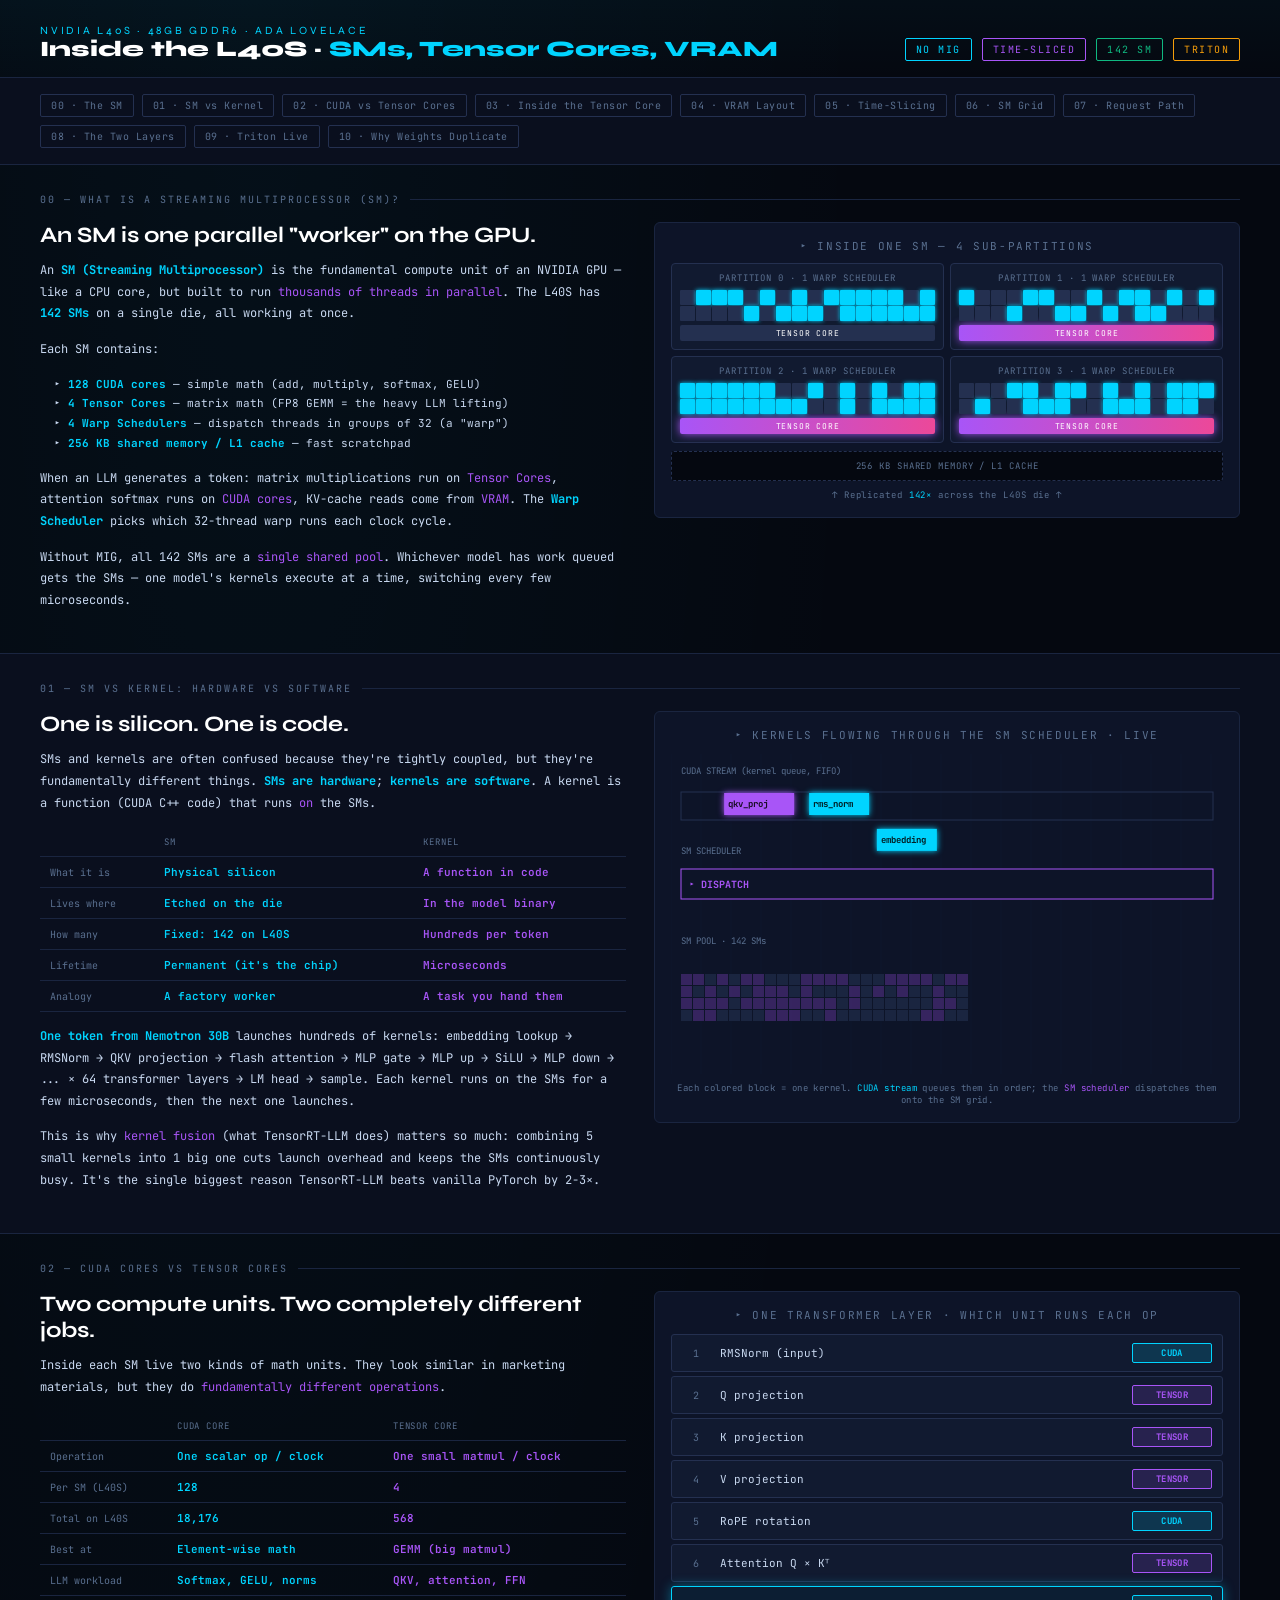
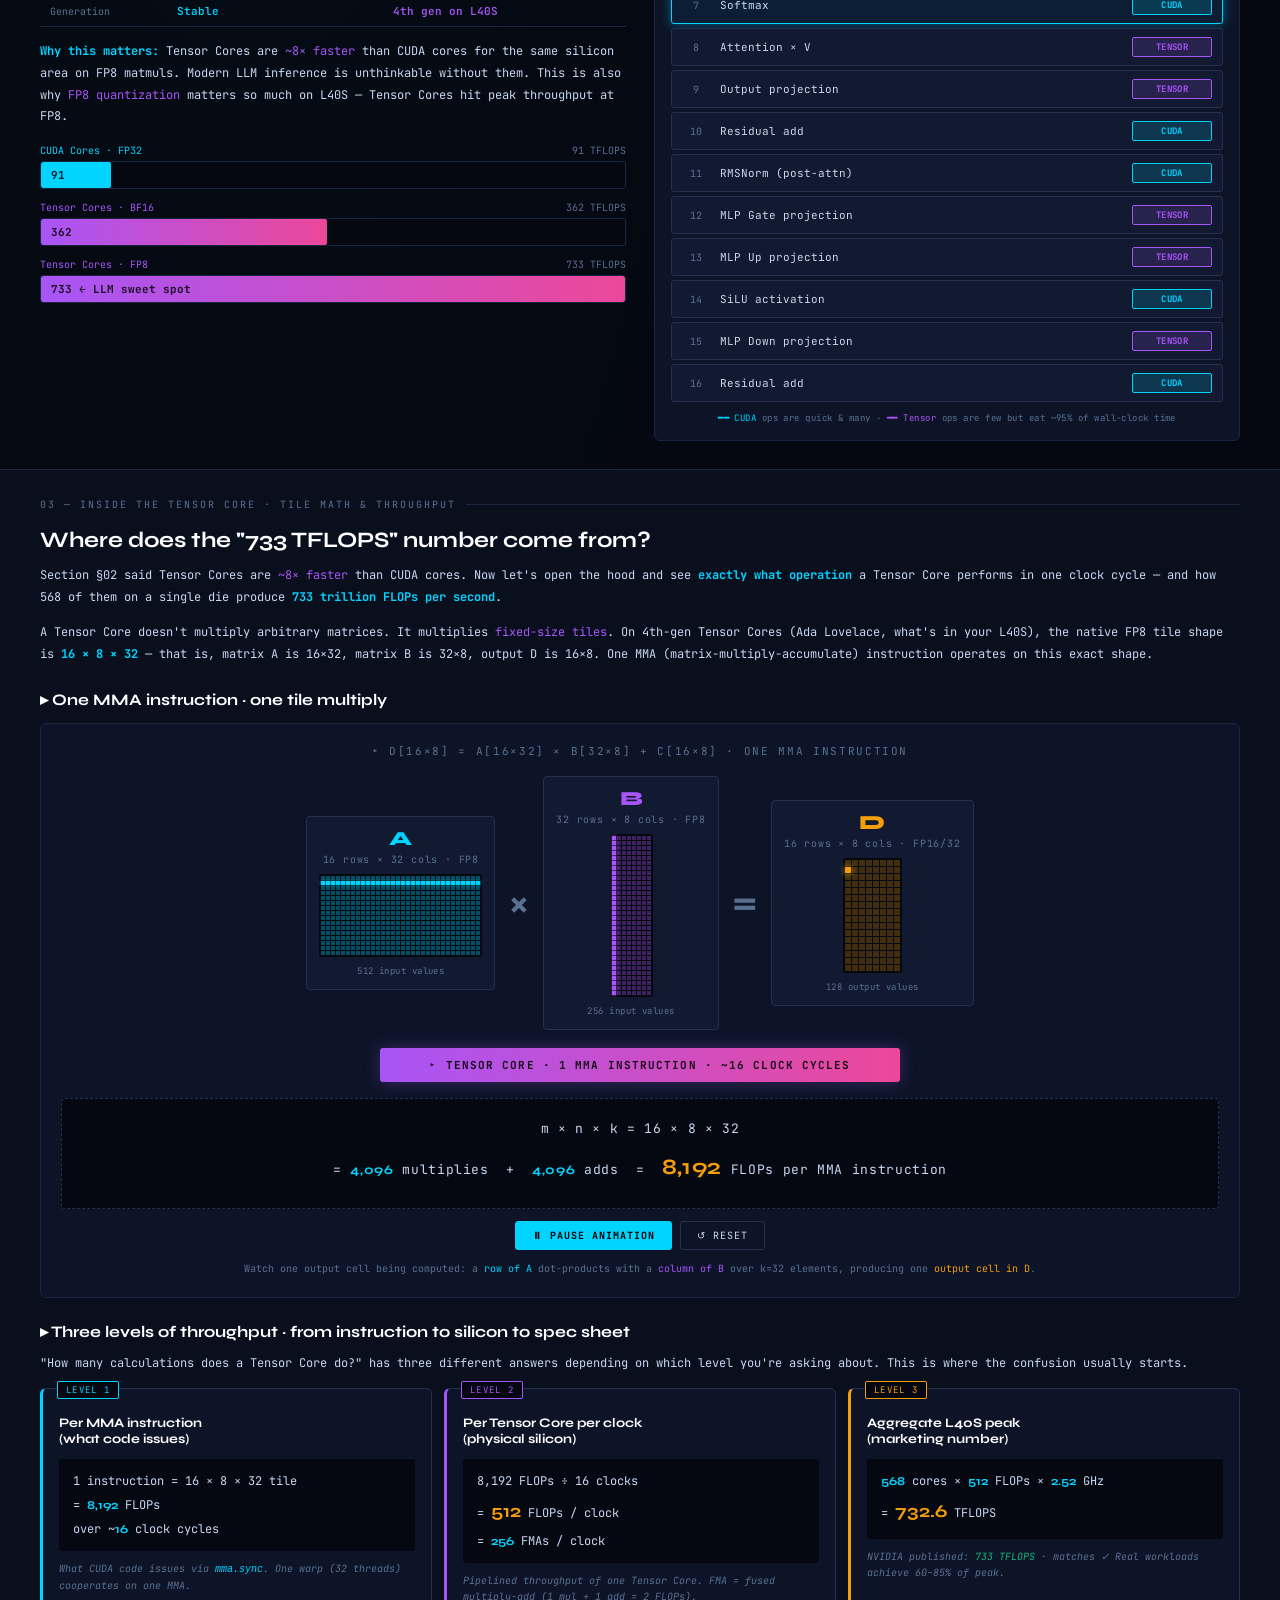
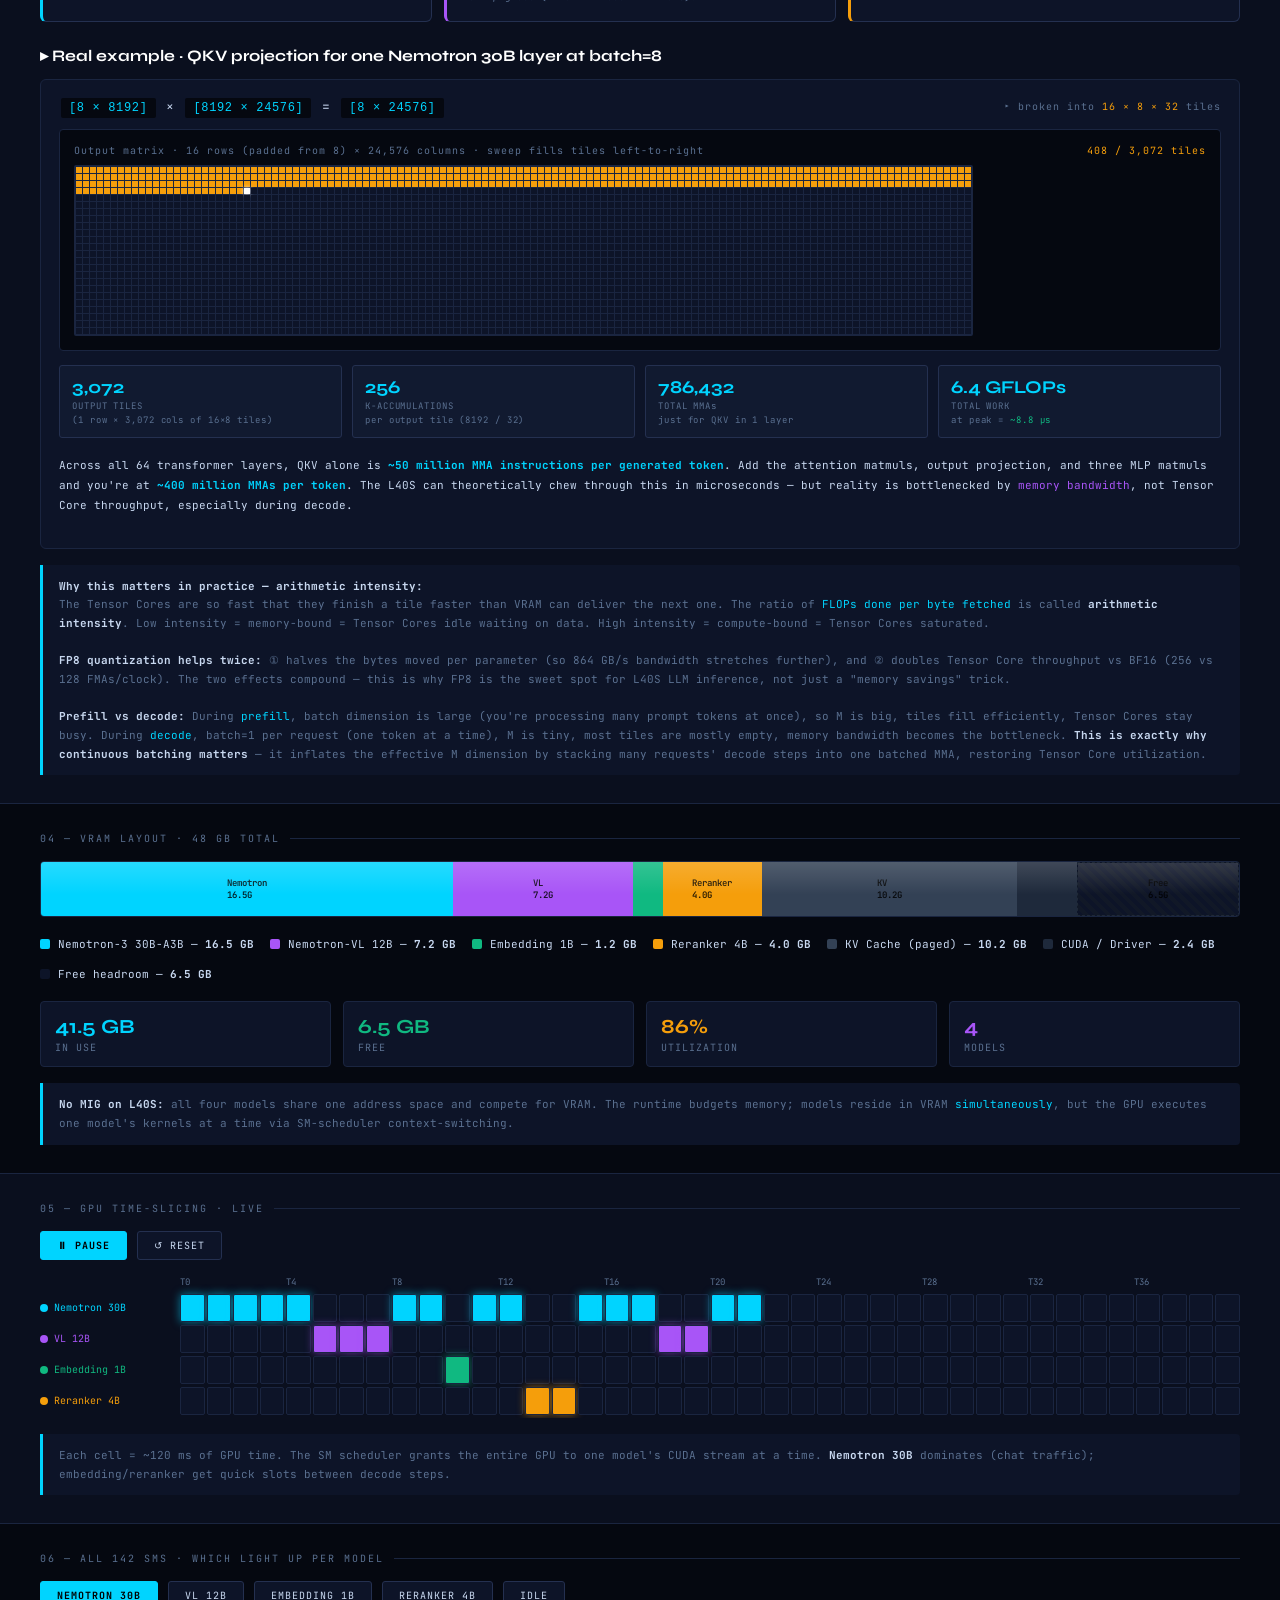
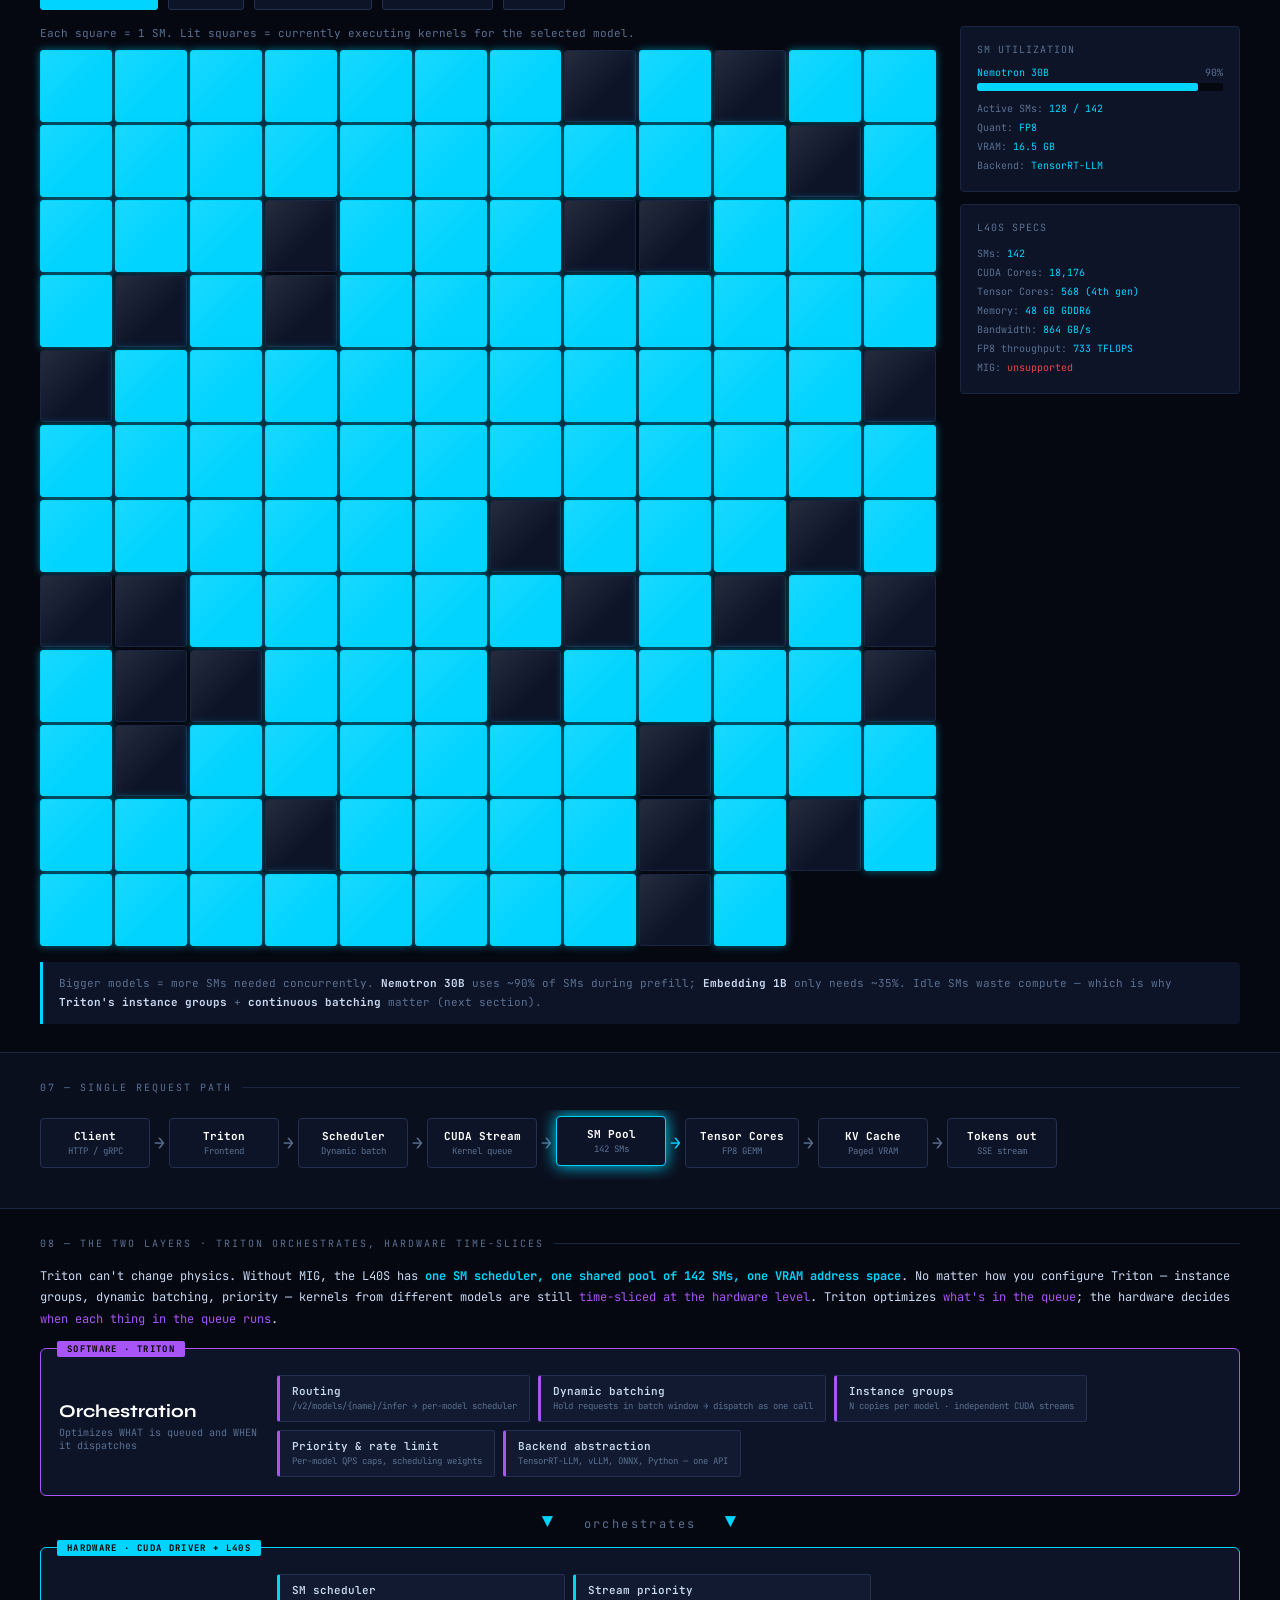
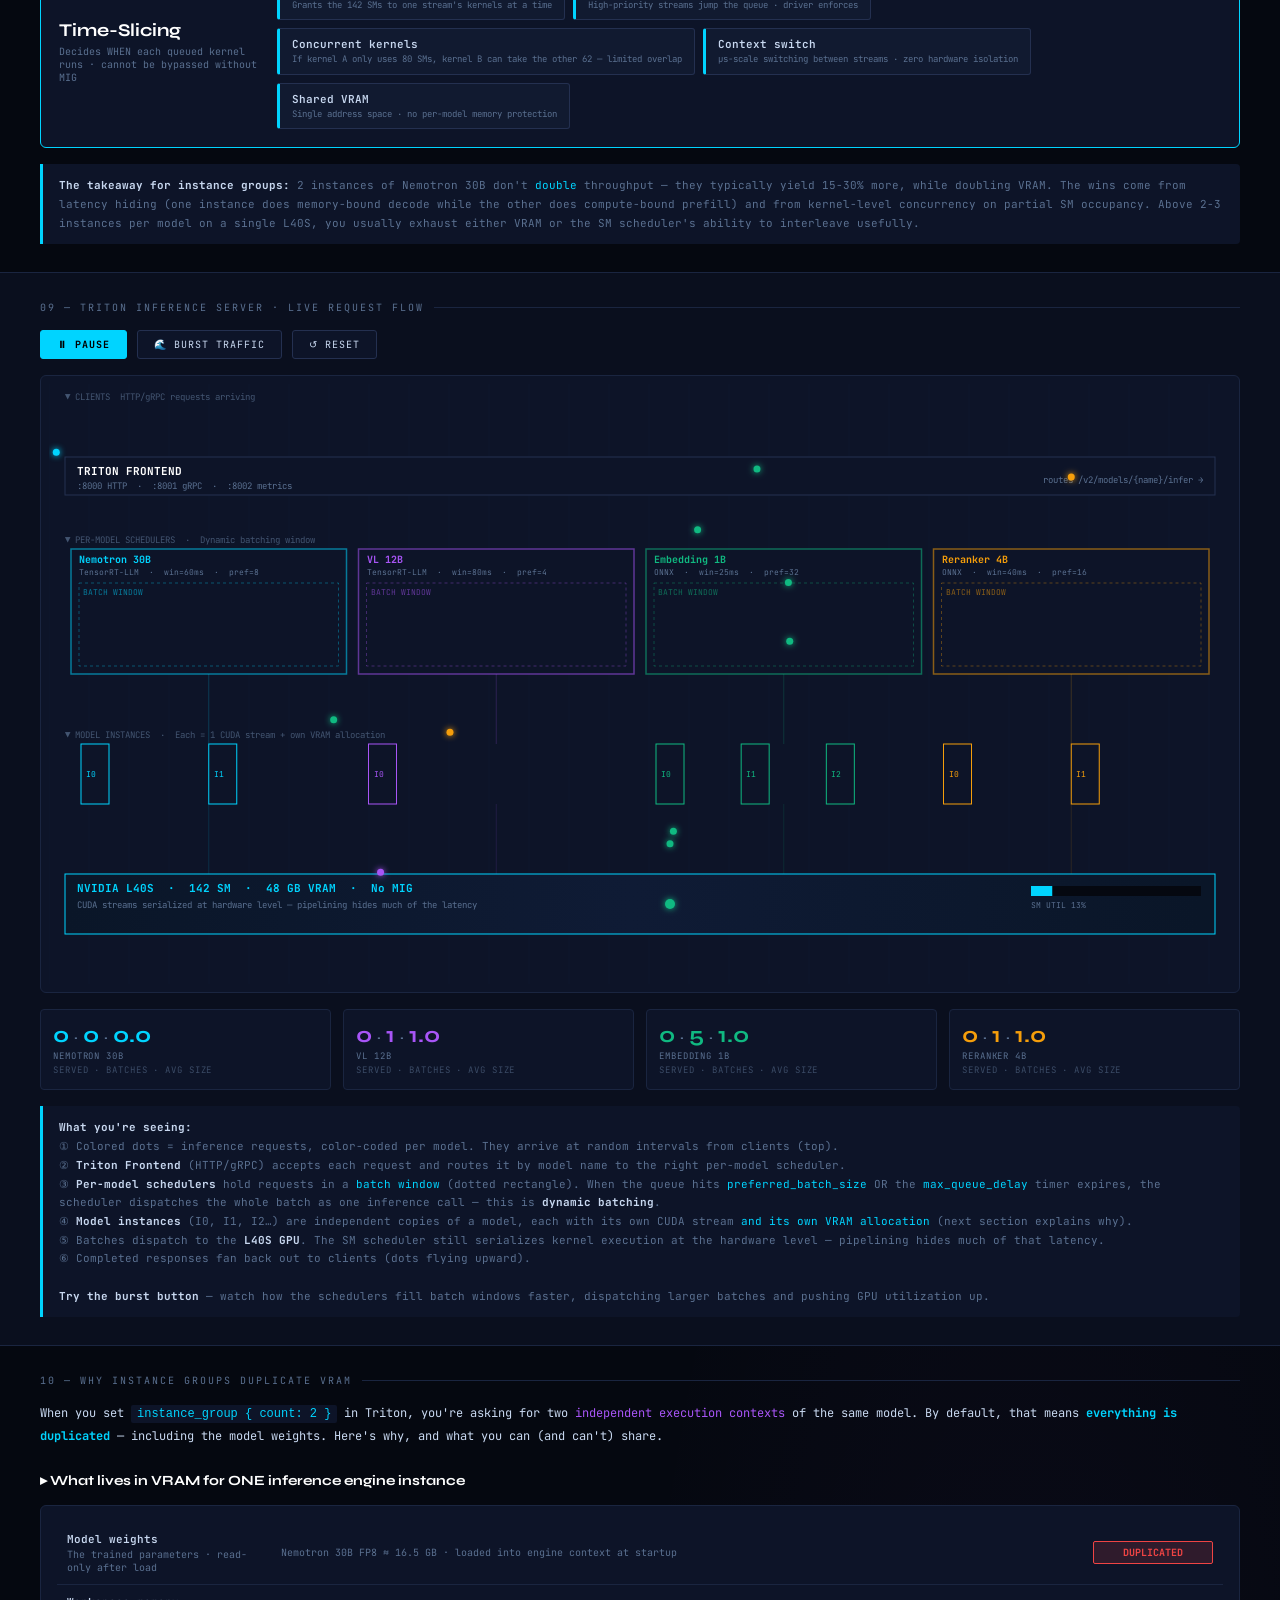
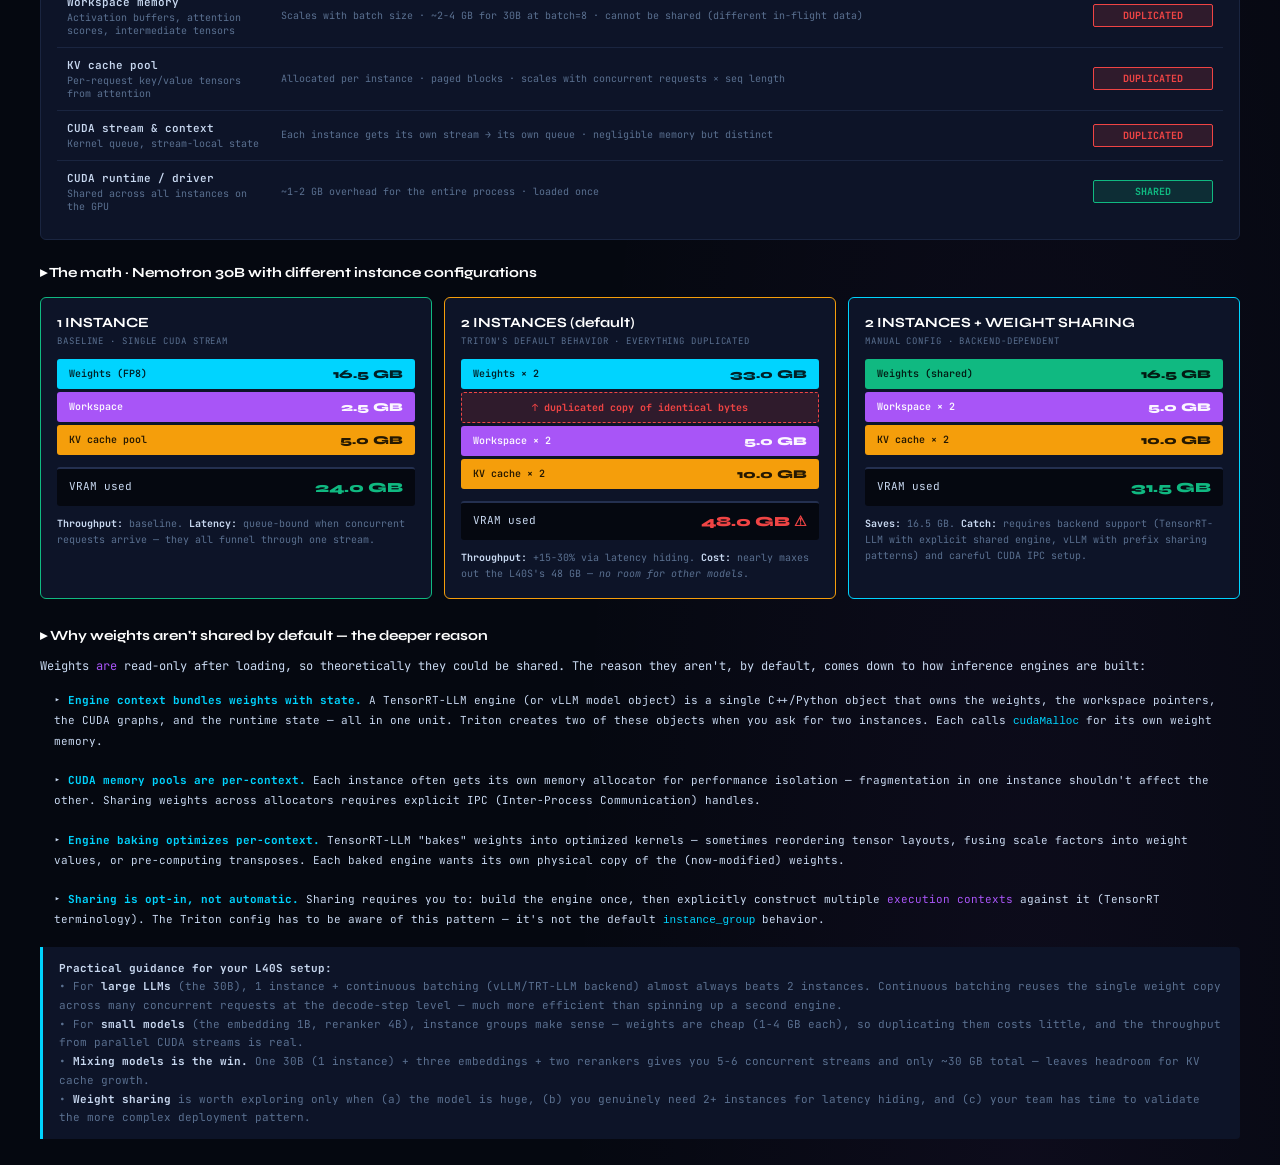
<file: visualizations/l40s-gpu-internals.html>
<!DOCTYPE html>
<html lang="en">
<head>
<meta charset="UTF-8">
<meta name="viewport" content="width=device-width, initial-scale=1.0">
<title>NVIDIA L40S Internals — SMs, Tensor Cores, and How Models Share a GPU</title>
<link href="https://fonts.googleapis.com/css2?family=JetBrains+Mono:wght@300;400;600;700&family=Syne:wght@400;700;800&display=swap" rel="stylesheet">
<style>
  :root {
    --bg: #050810; --surface: #0a0f1e; --panel: #0d1428; --panel2: #111a30;
    --border: #1a2540; --border2: #243050; --text: #c8d8f0; --dim: #5a7090;
    --acc1: #00d4ff; --acc2: #a855f7; --acc3: #10b981; --acc4: #f59e0b;
    --acc5: #ef4444; --acc6: #ec4899;
    --m1: #00d4ff; --m2: #a855f7; --m3: #10b981; --m4: #f59e0b;
    --cuda: #00d4ff; --tensor: #a855f7;
    --hw: #00d4ff; --sw: #a855f7;
  }
  *, *::before, *::after { box-sizing: border-box; margin: 0; padding: 0; }
  html { scroll-behavior: smooth; }
  body {
    font-family: 'JetBrains Mono', monospace;
    background: var(--bg); color: var(--text);
    min-height: 100vh; overflow-x: hidden;
    background-image:
      radial-gradient(ellipse 80% 50% at 20% 0%, rgba(0,212,255,0.04) 0%, transparent 60%),
      radial-gradient(ellipse 60% 40% at 80% 100%, rgba(168,85,247,0.05) 0%, transparent 60%);
  }
  header {
    padding: 24px 40px 16px; border-bottom: 1px solid var(--border);
    display: flex; align-items: flex-end; justify-content: space-between; flex-wrap: wrap; gap: 16px;
    background: linear-gradient(180deg, rgba(0,212,255,0.03) 0%, transparent 100%);
  }
  .logo { font-family: 'Syne', sans-serif; }
  .logo-top { font-size: 11px; letter-spacing: 0.25em; color: var(--acc1); text-transform: uppercase; }
  .logo-main { font-size: 22px; font-weight: 800; color: #fff; line-height: 1.1; }
  .logo-main span { color: var(--acc1); }
  .badge { font-size: 10px; letter-spacing: 0.15em; padding: 4px 10px; border: 1px solid var(--acc1); color: var(--acc1); border-radius: 2px; text-transform: uppercase; }

  section { padding: 28px 40px; border-bottom: 1px solid var(--border); }
  @media (max-width: 700px) { section { padding: 24px 20px; } header { padding: 20px; } .toc { padding: 14px 20px; } }
  .sec-label {
    font-size: 10px; letter-spacing: 0.2em; color: var(--dim);
    text-transform: uppercase; margin-bottom: 16px;
    display: flex; align-items: center; gap: 10px;
  }
  .sec-label::after { content: ''; flex: 1; height: 1px; background: var(--border); }

  h3.section-h { font-family: 'Syne', sans-serif; font-size: 22px; font-weight: 700; color: #fff; margin-bottom: 12px; }
  .lead { font-size: 12px; line-height: 1.8; color: var(--text); margin-bottom: 14px; }
  .lead strong { color: var(--acc1); }
  .lead em { color: var(--acc2); font-style: normal; }

  /* TWO-COL LAYOUT */
  .two-col { display: grid; grid-template-columns: 1fr 1fr; gap: 28px; align-items: start; }
  @media (max-width: 900px) { .two-col { grid-template-columns: 1fr; } }

  /* SM EXPLAINER */
  #sec-sm-intro { background: var(--surface); }
  .sm-diagram { background: var(--panel); border: 1px solid var(--border); border-radius: 6px; padding: 16px; }
  .sm-title { text-align: center; font-size: 11px; color: var(--dim); letter-spacing: 0.15em; margin-bottom: 10px; text-transform: uppercase; }
  .sm-partitions { display: grid; grid-template-columns: 1fr 1fr; gap: 6px; }
  .sm-partition { background: var(--panel2); border: 1px solid var(--border2); border-radius: 4px; padding: 8px; }
  .sm-partition-title { font-size: 9px; color: var(--dim); margin-bottom: 6px; text-align: center; letter-spacing: 0.1em; }
  .core-row { display: grid; grid-template-columns: repeat(16, 1fr); gap: 1px; margin-bottom: 4px; }
  .cuda-core { aspect-ratio: 1; background: var(--border2); border-radius: 1px; transition: background 0.15s, box-shadow 0.15s; }
  .cuda-core.fire { background: var(--cuda); box-shadow: 0 0 4px var(--cuda); }
  .tensor-core { height: 16px; background: var(--border2); border-radius: 2px; margin-top: 4px; font-size: 8px; color: #fff; text-align: center; line-height: 16px; letter-spacing: 0.1em; transition: all 0.2s; }
  .tensor-core.fire { background: linear-gradient(90deg, var(--tensor), var(--acc6)); box-shadow: 0 0 8px var(--tensor); }
  .sm-shared-mem { margin-top: 8px; padding: 8px; background: var(--bg); border: 1px dashed var(--border2); border-radius: 3px; text-align: center; font-size: 9px; color: var(--dim); letter-spacing: 0.1em; }

  /* COMPARISON TABLE */
  table.compare { width: 100%; border-collapse: collapse; margin: 8px 0; font-size: 11px; }
  table.compare th, table.compare td { padding: 8px 10px; border-bottom: 1px solid var(--border); text-align: left; }
  table.compare th { color: var(--dim); font-weight: 400; letter-spacing: 0.1em; text-transform: uppercase; font-size: 9px; }
  table.compare td.label { color: var(--dim); font-size: 10px; }
  table.compare td.cuda { color: var(--cuda); font-weight: 600; }
  table.compare td.tensor { color: var(--tensor); font-weight: 600; }
  table.compare td.hw { color: var(--hw); font-weight: 600; }
  table.compare td.sw { color: var(--sw); font-weight: 600; }

  /* KERNEL PIPELINE (§01) */
  .kernel-viz {
    background: var(--panel); border: 1px solid var(--border); border-radius: 6px;
    padding: 16px; min-height: 360px; position: relative; overflow: hidden;
  }
  .kernel-viz-title { text-align: center; font-size: 11px; color: var(--dim); letter-spacing: 0.15em; margin-bottom: 12px; text-transform: uppercase; }
  canvas.kernel-canvas { display: block; width: 100%; height: 320px; }

  /* TRANSFORMER LAYER VIZ (§02) */
  .layer-viz { background: var(--panel); border: 1px solid var(--border); border-radius: 6px; padding: 16px; }
  .layer-stack { display: flex; flex-direction: column; gap: 4px; }
  .layer-op {
    display: grid; grid-template-columns: 28px 1fr 80px;
    gap: 10px; align-items: center; padding: 8px 10px;
    border: 1px solid var(--border2); border-radius: 3px;
    background: var(--panel2); font-size: 11px;
    transition: all 0.3s ease;
  }
  .layer-op.fire-cuda { border-color: var(--cuda); box-shadow: 0 0 12px rgba(0,212,255,0.4); background: rgba(0,212,255,0.05); }
  .layer-op.fire-tensor { border-color: var(--tensor); box-shadow: 0 0 12px rgba(168,85,247,0.4); background: rgba(168,85,247,0.05); }
  .op-num { color: var(--dim); font-size: 10px; text-align: center; }
  .op-name { color: var(--text); }
  .op-tag { font-size: 9px; padding: 3px 8px; border-radius: 2px; text-align: center; letter-spacing: 0.05em; font-weight: 700; }
  .op-tag.cuda { background: rgba(0,212,255,0.15); color: var(--cuda); border: 1px solid var(--cuda); }
  .op-tag.tensor { background: rgba(168,85,247,0.15); color: var(--tensor); border: 1px solid var(--tensor); }

  /* THROUGHPUT BARS */
  .throughput { margin-top: 16px; }
  .throughput-row { margin-bottom: 12px; }
  .throughput-label { font-size: 10px; color: var(--dim); margin-bottom: 4px; display: flex; justify-content: space-between; }
  .throughput-bar-bg { height: 28px; background: var(--bg); border-radius: 3px; overflow: hidden; position: relative; border: 1px solid var(--border); }
  .throughput-bar { height: 100%; border-radius: 2px; display: flex; align-items: center; padding: 0 10px; font-size: 11px; font-weight: 700; color: rgba(0,0,0,0.85); }

  /* TWO LAYERS (§07) */
  .two-layers { display: flex; flex-direction: column; gap: 8px; }
  .layer-block { background: var(--panel); border-radius: 6px; padding: 18px; position: relative; }
  .layer-block.sw-layer { border: 1px solid var(--sw); }
  .layer-block.hw-layer { border: 1px solid var(--hw); }
  .layer-stamp { position: absolute; top: -8px; left: 16px; padding: 2px 10px; font-size: 9px; letter-spacing: 0.15em; border-radius: 2px; font-weight: 700; }
  .layer-stamp.sw { background: var(--sw); color: #000; }
  .layer-stamp.hw { background: var(--hw); color: #000; }
  .layer-content { display: grid; grid-template-columns: 200px 1fr; gap: 18px; align-items: center; margin-top: 8px; }
  @media (max-width: 800px) { .layer-content { grid-template-columns: 1fr; } }
  .layer-title { font-family: 'Syne', sans-serif; font-size: 18px; font-weight: 700; color: #fff; }
  .layer-sub { font-size: 10px; color: var(--dim); margin-top: 4px; }
  .layer-boxes { display: flex; gap: 8px; flex-wrap: wrap; }
  .layer-box { padding: 8px 12px; background: var(--panel2); border: 1px solid var(--border2); border-radius: 3px; font-size: 10px; min-width: 120px; }
  .layer-box-title { color: var(--text); font-weight: 600; font-size: 11px; margin-bottom: 2px; }
  .layer-box-desc { color: var(--dim); font-size: 9px; line-height: 1.4; }
  .layer-box.sw-box { border-left: 3px solid var(--sw); }
  .layer-box.hw-box { border-left: 3px solid var(--hw); }

  .layer-arrow { text-align: center; color: var(--dim); font-size: 12px; padding: 6px 0; letter-spacing: 0.2em; }
  .layer-arrow .arrow { color: var(--acc1); font-size: 18px; }

  /* INSTANCE GROUP VRAM COMPARISON (§09) */
  .vram-scenarios { display: grid; grid-template-columns: repeat(3, 1fr); gap: 12px; margin-top: 16px; }
  @media (max-width: 1100px) { .vram-scenarios { grid-template-columns: 1fr; } }
  .vram-scenario { background: var(--panel); border: 1px solid var(--border); border-radius: 6px; padding: 16px; }
  .vram-scenario.scenario-good { border-color: var(--acc3); }
  .vram-scenario.scenario-bad { border-color: var(--acc4); }
  .vram-scenario.scenario-best { border-color: var(--acc1); }
  .vram-scenario h4 { font-family: 'Syne', sans-serif; font-size: 14px; font-weight: 700; color: #fff; margin-bottom: 4px; }
  .vram-scenario .h4-sub { font-size: 9px; color: var(--dim); letter-spacing: 0.1em; margin-bottom: 12px; text-transform: uppercase; }
  .vram-stack { display: flex; flex-direction: column; gap: 3px; margin-bottom: 12px; }
  .vram-block {
    padding: 8px 12px; border-radius: 3px; font-size: 10px;
    display: flex; justify-content: space-between; align-items: center;
    color: rgba(0,0,0,0.85); font-weight: 600;
    position: relative;
  }
  .vram-block.weight { background: var(--m1); }
  .vram-block.workspace { background: var(--m2); color: rgba(255,255,255,0.95); }
  .vram-block.kvcache { background: var(--m4); }
  .vram-block.shared { background: var(--m3); }
  .vram-block.dup-marker { background: rgba(239,68,68,0.15); color: var(--acc5); border: 1px dashed var(--acc5); font-weight: 700; }
  .vram-block .gb { font-family: 'Syne', sans-serif; font-weight: 800; font-size: 12px; }
  .vram-total {
    padding: 10px 12px; background: var(--bg); border-radius: 3px;
    font-size: 11px; color: var(--text); display: flex; justify-content: space-between;
    border-top: 2px solid var(--border2);
  }
  .vram-total .total-val { font-family: 'Syne', sans-serif; font-weight: 800; font-size: 14px; }
  .vram-total .total-good { color: var(--acc3); }
  .vram-total .total-bad { color: var(--acc5); }

  .scenario-note { font-size: 10px; color: var(--dim); margin-top: 10px; line-height: 1.6; }
  .scenario-note strong { color: var(--text); }

  /* What's Duplicated Diagram */
  .duplication-anatomy {
    background: var(--panel); border: 1px solid var(--border); border-radius: 6px;
    padding: 16px; margin-top: 16px;
  }
  .dup-row { display: grid; grid-template-columns: 200px 1fr 120px; gap: 14px; padding: 10px; border-bottom: 1px solid var(--border); align-items: center; font-size: 11px; }
  @media (max-width: 800px) { .dup-row { grid-template-columns: 1fr; gap: 6px; } .dup-row .dup-status { justify-self: start; } }
  .dup-row:last-child { border-bottom: none; }
  .dup-component { color: var(--text); font-weight: 600; }
  .dup-component .desc { color: var(--dim); font-weight: 400; font-size: 10px; margin-top: 2px; }
  .dup-status { font-size: 10px; padding: 4px 10px; border-radius: 2px; text-align: center; font-weight: 700; }
  .dup-yes { background: rgba(239,68,68,0.15); color: var(--acc5); border: 1px solid var(--acc5); }
  .dup-no { background: rgba(16,185,129,0.15); color: var(--acc3); border: 1px solid var(--acc3); }
  .dup-explain { color: var(--dim); font-size: 10px; line-height: 1.6; }

  /* VRAM */
  .vram-bar-wrap { background: var(--panel); border: 1px solid var(--border); border-radius: 4px; overflow: hidden; height: 56px; display: flex; margin-bottom: 20px; }
  .vram-seg { height: 100%; display: flex; align-items: center; justify-content: center; font-size: 9px; font-weight: 600; color: rgba(0,0,0,0.85); transition: all 0.6s ease; position: relative; overflow: hidden; }
  .vram-seg::after { content: ''; position: absolute; inset: 0; background: linear-gradient(180deg, rgba(255,255,255,0.15) 0%, transparent 60%); pointer-events: none; }
  .vram-seg:hover { filter: brightness(1.15); }
  .vram-legend { display: flex; flex-wrap: wrap; gap: 16px; }
  .legend-item { display: flex; align-items: center; gap: 8px; font-size: 11px; color: var(--text); }
  .legend-dot { width: 10px; height: 10px; border-radius: 2px; flex-shrink: 0; }
  .vram-stats { display: grid; grid-template-columns: repeat(4, 1fr); gap: 12px; margin-top: 20px; }
  @media (max-width: 700px) { .vram-stats { grid-template-columns: repeat(2, 1fr); } }
  .vstat { background: var(--panel); border: 1px solid var(--border); border-radius: 4px; padding: 12px 14px; }
  .vstat-val { font-size: 20px; font-weight: 700; font-family: 'Syne', sans-serif; }
  .vstat-lbl { font-size: 10px; color: var(--dim); margin-top: 2px; letter-spacing: 0.1em; }

  /* TIMELINE */
  .ts-row { display: flex; align-items: center; margin-bottom: 3px; }
  .ts-name { width: 140px; flex-shrink: 0; font-size: 10px; padding-right: 10px; display: flex; align-items: center; gap: 6px; }
  .ts-line { flex: 1; display: flex; gap: 2px; }
  .ts-slot { flex: 1; height: 28px; border-radius: 2px; background: var(--panel); border: 1px solid var(--border); transition: background 0.15s, box-shadow 0.15s; }

  /* CUDA GRID */
  .cuda-layout { display: grid; grid-template-columns: 1fr 280px; gap: 24px; align-items: start; }
  @media (max-width: 900px) { .cuda-layout { grid-template-columns: 1fr; } }
  .sm-grid { display: grid; grid-template-columns: repeat(12, 1fr); gap: 3px; }
  .sm-block { aspect-ratio: 1; border-radius: 3px; transition: all 0.2s ease; border: 1px solid var(--border); background: var(--panel); position: relative; }
  .sm-block::after { content: ''; position: absolute; inset: 0; background: linear-gradient(135deg, rgba(255,255,255,0.1) 0%, transparent 60%); border-radius: 3px; }
  .sm-block.fire-1 { background: var(--m1); box-shadow: 0 0 8px rgba(0,212,255,0.5); border-color: var(--m1); }
  .sm-block.fire-2 { background: var(--m2); box-shadow: 0 0 8px rgba(168,85,247,0.5); border-color: var(--m2); }
  .sm-block.fire-3 { background: var(--m3); box-shadow: 0 0 8px rgba(16,185,129,0.5); border-color: var(--m3); }
  .sm-block.fire-4 { background: var(--m4); box-shadow: 0 0 8px rgba(245,158,11,0.5); border-color: var(--m4); }

  .cuda-panel { background: var(--panel); border: 1px solid var(--border); border-radius: 4px; padding: 16px; margin-bottom: 12px; }
  .cuda-panel-title { font-size: 10px; color: var(--dim); margin-bottom: 10px; letter-spacing: 0.1em; text-transform: uppercase; }
  .util-bar-wrap { height: 8px; background: var(--bg); border-radius: 2px; overflow: hidden; margin: 4px 0 8px; }
  .util-bar { height: 100%; border-radius: 2px; transition: width 1s ease; }
  .util-label { display: flex; justify-content: space-between; font-size: 10px; color: var(--dim); }

  /* TRITON */
  .triton-canvas-wrap { background: var(--panel); border: 1px solid var(--border); border-radius: 6px; padding: 8px; position: relative; overflow: hidden; }
  canvas#tritonCanvas { display: block; width: 100%; height: 600px; }
  .triton-grid { display: grid; grid-template-columns: repeat(4, 1fr); gap: 12px; margin-top: 16px; }
  @media (max-width: 800px) { .triton-grid { grid-template-columns: repeat(2, 1fr); } }
  .triton-stat { background: var(--panel); border: 1px solid var(--border); border-radius: 4px; padding: 12px; }
  .triton-stat-val { font-family: 'Syne', sans-serif; font-size: 22px; font-weight: 700; }
  .triton-stat-lbl { font-size: 9px; color: var(--dim); letter-spacing: 0.1em; margin-top: 2px; line-height: 1.5; }

  /* CONTROLS */
  .controls { display: flex; gap: 10px; flex-wrap: wrap; margin-bottom: 16px; }
  .btn {
    font-family: 'JetBrains Mono', monospace;
    font-size: 10px; letter-spacing: 0.1em; text-transform: uppercase;
    padding: 7px 16px; border-radius: 3px; cursor: pointer;
    border: 1px solid var(--border2); background: var(--panel); color: var(--text);
    transition: all 0.2s ease;
  }
  .btn:hover { border-color: var(--acc1); color: var(--acc1); }
  .btn.active { background: var(--acc1); color: #000; border-color: var(--acc1); font-weight: 700; }

  .annotation { font-size: 11px; color: var(--dim); line-height: 1.7; background: var(--panel); border-left: 3px solid var(--acc1); padding: 12px 16px; border-radius: 0 4px 4px 0; margin-top: 16px; }
  .annotation strong { color: var(--text); }
  .annotation em { color: var(--acc1); font-style: normal; }

  ::-webkit-scrollbar { width: 6px; height: 6px; }
  ::-webkit-scrollbar-track { background: var(--bg); }
  ::-webkit-scrollbar-thumb { background: var(--border2); border-radius: 3px; }

  /* ── TENSOR CORE MATH (§03) ── */
  .tc-section h4 { font-family: 'Syne', sans-serif; font-size: 16px; color: #fff; margin: 24px 0 12px; font-weight: 700; }

  .mma-viz {
    background: var(--panel); border: 1px solid var(--border); border-radius: 6px;
    padding: 20px; margin-top: 14px;
  }
  .mma-title { text-align: center; font-size: 11px; color: var(--dim); letter-spacing: 0.15em; margin-bottom: 18px; text-transform: uppercase; }
  .mma-layout {
    display: flex; align-items: center; justify-content: center;
    gap: 14px; flex-wrap: wrap; margin-bottom: 18px;
  }
  .matrix-block {
    display: flex; flex-direction: column; align-items: center;
    padding: 12px; background: var(--panel2); border: 1px solid var(--border2);
    border-radius: 4px;
  }
  .matrix-label { font-family: 'Syne', sans-serif; font-size: 20px; font-weight: 800; color: #fff; line-height: 1; }
  .matrix-dim { font-size: 10px; color: var(--dim); margin: 4px 0 8px; letter-spacing: 0.08em; }
  .matrix-grid { display: grid; gap: 1px; background: var(--bg); padding: 2px; border-radius: 2px; }
  .matrix-grid.grid-a { grid-template-columns: repeat(32, 4px); grid-template-rows: repeat(16, 4px); }
  .matrix-grid.grid-b { grid-template-columns: repeat(8, 4px); grid-template-rows: repeat(32, 4px); }
  .matrix-grid.grid-d { grid-template-columns: repeat(8, 6px); grid-template-rows: repeat(16, 6px); }
  .mcell { background: var(--border2); transition: background 0.15s; }
  .mcell.cell-a { background: rgba(0,212,255,0.35); }
  .mcell.cell-b { background: rgba(168,85,247,0.35); }
  .mcell.cell-d { background: rgba(245,158,11,0.25); }
  .mcell.hot-row { background: var(--acc1) !important; box-shadow: 0 0 3px var(--acc1); }
  .mcell.hot-col { background: var(--acc2) !important; box-shadow: 0 0 3px var(--acc2); }
  .mcell.hot-out { background: var(--acc4) !important; box-shadow: 0 0 6px var(--acc4); }
  .matrix-stats { font-size: 9px; color: var(--dim); margin-top: 8px; letter-spacing: 0.05em; }
  .mma-op { font-family: 'Syne', sans-serif; font-size: 28px; font-weight: 800; color: var(--dim); }

  .tensor-core-callout {
    background: linear-gradient(90deg, var(--tensor), var(--acc6));
    color: rgba(0,0,0,0.9); padding: 10px 18px; border-radius: 3px;
    text-align: center; font-size: 11px; font-weight: 700; letter-spacing: 0.1em;
    margin: 16px auto; max-width: 520px;
    box-shadow: 0 0 16px rgba(168,85,247,0.3);
  }

  .flop-breakdown {
    background: var(--bg); border: 1px dashed var(--border2); border-radius: 4px;
    padding: 16px 20px; text-align: center; font-size: 13px;
    color: var(--text); line-height: 2.2; letter-spacing: 0.05em;
  }
  .flop-breakdown .num { color: var(--acc1); font-weight: 700; font-family: 'Syne', sans-serif; }
  .flop-breakdown .num.big { color: var(--acc4); font-size: 22px; }

  .mma-controls { display: flex; gap: 8px; justify-content: center; margin-top: 12px; flex-wrap: wrap; }

  /* Three Levels */
  .three-levels { display: grid; grid-template-columns: repeat(3, 1fr); gap: 12px; margin-top: 14px; }
  @media (max-width: 900px) { .three-levels { grid-template-columns: 1fr; } }
  .level-card {
    background: var(--panel); border: 1px solid var(--border2); border-radius: 6px;
    padding: 18px 16px 16px; position: relative;
  }
  .level-card.level-1 { border-left: 3px solid var(--acc1); }
  .level-card.level-2 { border-left: 3px solid var(--acc2); }
  .level-card.level-3 { border-left: 3px solid var(--acc4); }
  .level-badge {
    position: absolute; top: -8px; left: 14px; padding: 2px 8px;
    background: var(--bg); border: 1px solid var(--border2); font-size: 9px;
    color: var(--dim); letter-spacing: 0.15em; border-radius: 2px;
  }
  .level-card.level-1 .level-badge { color: var(--acc1); border-color: var(--acc1); }
  .level-card.level-2 .level-badge { color: var(--acc2); border-color: var(--acc2); }
  .level-card.level-3 .level-badge { color: var(--acc4); border-color: var(--acc4); }
  .level-title { font-family: 'Syne', sans-serif; font-size: 13px; color: #fff; margin-top: 8px; margin-bottom: 12px; font-weight: 700; }
  .level-formula { font-size: 12px; line-height: 2; color: var(--text); background: var(--bg); padding: 10px 14px; border-radius: 3px; }
  .level-formula .num { color: var(--acc1); font-family: 'Syne', sans-serif; font-weight: 700; }
  .level-formula .num.big { font-size: 18px; color: var(--acc4); }
  .level-note { font-size: 10px; color: var(--dim); margin-top: 10px; font-style: italic; line-height: 1.6; }
  .level-note .check { color: var(--acc3); }

  /* Real example */
  .real-example {
    background: var(--panel); border: 1px solid var(--border); border-radius: 6px;
    padding: 18px; margin-top: 14px;
  }
  .re-header {
    display: flex; justify-content: space-between; align-items: center;
    margin-bottom: 14px; flex-wrap: wrap; gap: 10px;
  }
  .re-formula { font-size: 13px; color: var(--text); letter-spacing: 0.05em; }
  .re-formula code {
    background: var(--bg); padding: 3px 8px; border-radius: 2px;
    color: var(--acc1); font-size: 12px; margin: 0 2px;
  }

  .tile-sweep-wrap {
    background: var(--bg); border: 1px solid var(--border); border-radius: 4px;
    padding: 14px; overflow-x: auto;
  }
  .tile-sweep-label { font-size: 10px; color: var(--dim); margin-bottom: 8px; letter-spacing: 0.1em; display: flex; justify-content: space-between; }
  .tile-sweep {
    display: grid; gap: 1px; padding: 2px; background: var(--border);
    border-radius: 2px;
    width: fit-content;
  }
  .tile-cell {
    width: 6px; height: 6px; background: var(--panel);
    transition: background 0.05s;
  }
  .tile-cell.filled { background: var(--acc4); }
  .tile-cell.active { background: #fff; box-shadow: 0 0 4px #fff; }

  .re-metrics { display: grid; grid-template-columns: repeat(4, 1fr); gap: 10px; margin-top: 14px; }
  @media (max-width: 700px) { .re-metrics { grid-template-columns: repeat(2, 1fr); } }
  .re-metric {
    background: var(--panel2); border: 1px solid var(--border2); border-radius: 3px;
    padding: 10px 12px;
  }
  .re-metric-val { font-family: 'Syne', sans-serif; font-size: 18px; font-weight: 700; color: var(--acc1); }
  .re-metric-lbl { font-size: 9px; color: var(--dim); letter-spacing: 0.1em; margin-top: 2px; line-height: 1.5; }

  .flow-row { display: flex; align-items: center; gap: 0; margin-top: 16px; overflow-x: auto; padding: 8px 0 12px; }
  .flow-node { flex-shrink: 0; background: var(--panel); border: 1px solid var(--border2); border-radius: 4px; padding: 10px 14px; font-size: 10px; text-align: center; min-width: 110px; transition: all 0.4s ease; }
  .flow-node-title { font-weight: 700; color: #fff; font-size: 11px; }
  .flow-node-sub { color: var(--dim); margin-top: 2px; font-size: 9px; }
  .flow-arrow { font-size: 18px; color: var(--dim); padding: 0 4px; flex-shrink: 0; transition: color 0.4s; }
  .flow-node.lit { box-shadow: 0 0 16px var(--acc1); border-color: var(--acc1); transform: translateY(-2px); }
  .flow-arrow.lit { color: var(--acc1); }

  .toc { display: flex; flex-wrap: wrap; gap: 8px; padding: 16px 40px; background: var(--surface); border-bottom: 1px solid var(--border); font-size: 10px; }
  .toc a { color: var(--dim); text-decoration: none; padding: 4px 10px; border: 1px solid var(--border2); border-radius: 2px; transition: all 0.2s; letter-spacing: 0.05em; }
  .toc a:hover { color: var(--acc1); border-color: var(--acc1); }
</style>
</head>
<body>

<header>
  <div class="logo">
    <div class="logo-top">NVIDIA L40S · 48GB GDDR6 · Ada Lovelace</div>
    <div class="logo-main">Inside the L40S · <span>SMs, Tensor Cores, VRAM</span></div>
  </div>
  <div style="display:flex;gap:10px;align-items:center;flex-wrap:wrap">
    <span class="badge">No MIG</span>
    <span class="badge" style="border-color:var(--acc2);color:var(--acc2);">Time-Sliced</span>
    <span class="badge" style="border-color:var(--acc3);color:var(--acc3);">142 SM</span>
    <span class="badge" style="border-color:var(--acc4);color:var(--acc4);">Triton</span>
  </div>
</header>

<nav class="toc">
  <a href="#s00">00 · The SM</a>
  <a href="#s01">01 · SM vs Kernel</a>
  <a href="#s02">02 · CUDA vs Tensor Cores</a>
  <a href="#s03">03 · Inside the Tensor Core</a>
  <a href="#s04">04 · VRAM Layout</a>
  <a href="#s05">05 · Time-Slicing</a>
  <a href="#s06">06 · SM Grid</a>
  <a href="#s07">07 · Request Path</a>
  <a href="#s08">08 · The Two Layers</a>
  <a href="#s09">09 · Triton Live</a>
  <a href="#s10">10 · Why Weights Duplicate</a>
</nav>

<!-- §00 — WHAT IS AN SM? -->
<section id="s00">
  <div class="sec-label">00 — What is a Streaming Multiprocessor (SM)?</div>
  <div class="two-col">
    <div>
      <h3 class="section-h">An SM is one parallel "worker" on the GPU.</h3>
      <p class="lead">An <strong>SM (Streaming Multiprocessor)</strong> is the fundamental compute unit of an NVIDIA GPU — like a CPU core, but built to run <em>thousands of threads in parallel</em>. The L40S has <strong>142 SMs</strong> on a single die, all working at once.</p>

      <p class="lead">Each SM contains:</p>
      <p class="lead" style="margin-left:14px;font-size:11px">
        ▸ <strong>128 CUDA cores</strong> — simple math (add, multiply, softmax, GELU)<br>
        ▸ <strong>4 Tensor Cores</strong> — matrix math (FP8 GEMM = the heavy LLM lifting)<br>
        ▸ <strong>4 Warp Schedulers</strong> — dispatch threads in groups of 32 (a "warp")<br>
        ▸ <strong>256 KB shared memory / L1 cache</strong> — fast scratchpad
      </p>

      <p class="lead">When an LLM generates a token: matrix multiplications run on <em>Tensor Cores</em>, attention softmax runs on <em>CUDA cores</em>, KV-cache reads come from <em>VRAM</em>. The <strong>Warp Scheduler</strong> picks which 32-thread warp runs each clock cycle.</p>

      <p class="lead">Without MIG, all 142 SMs are a <em>single shared pool</em>. Whichever model has work queued gets the SMs — one model's kernels execute at a time, switching every few microseconds.</p>
    </div>

    <div class="sm-diagram">
      <div class="sm-title">▸ Inside ONE SM — 4 sub-partitions</div>
      <div class="sm-partitions" id="smPartitions"></div>
      <div class="sm-shared-mem">256 KB SHARED MEMORY / L1 CACHE</div>
      <div style="text-align:center;font-size:9px;color:var(--dim);margin-top:8px;letter-spacing:0.1em">
        ↑ Replicated <span style="color:var(--acc1)">142×</span> across the L40S die ↑
      </div>
    </div>
  </div>
</section>

<!-- §01 — SM vs KERNEL -->
<section id="s01" style="background:var(--surface)">
  <div class="sec-label">01 — SM vs Kernel: Hardware vs Software</div>
  <div class="two-col">
    <div>
      <h3 class="section-h">One is silicon. One is code.</h3>
      <p class="lead">SMs and kernels are often confused because they're tightly coupled, but they're fundamentally different things. <strong>SMs are hardware</strong>; <strong>kernels are software</strong>. A kernel is a function (CUDA C++ code) that runs <em>on</em> the SMs.</p>

      <table class="compare">
        <tr><th></th><th>SM</th><th>Kernel</th></tr>
        <tr><td class="label">What it is</td><td class="hw">Physical silicon</td><td class="sw">A function in code</td></tr>
        <tr><td class="label">Lives where</td><td class="hw">Etched on the die</td><td class="sw">In the model binary</td></tr>
        <tr><td class="label">How many</td><td class="hw">Fixed: 142 on L40S</td><td class="sw">Hundreds per token</td></tr>
        <tr><td class="label">Lifetime</td><td class="hw">Permanent (it's the chip)</td><td class="sw">Microseconds</td></tr>
        <tr><td class="label">Analogy</td><td class="hw">A factory worker</td><td class="sw">A task you hand them</td></tr>
      </table>

      <p class="lead" style="margin-top:14px"><strong>One token from Nemotron 30B</strong> launches hundreds of kernels: embedding lookup → RMSNorm → QKV projection → flash attention → MLP gate → MLP up → SiLU → MLP down → ... × 64 transformer layers → LM head → sample. Each kernel runs on the SMs for a few microseconds, then the next one launches.</p>

      <p class="lead">This is why <em>kernel fusion</em> (what TensorRT-LLM does) matters so much: combining 5 small kernels into 1 big one cuts launch overhead and keeps the SMs continuously busy. It's the single biggest reason TensorRT-LLM beats vanilla PyTorch by 2-3×.</p>
    </div>

    <div class="kernel-viz">
      <div class="kernel-viz-title">▸ Kernels flowing through the SM scheduler · live</div>
      <canvas class="kernel-canvas" id="kernelCanvas"></canvas>
      <div style="font-size:9px;color:var(--dim);text-align:center;margin-top:8px;letter-spacing:0.05em">
        Each colored block = one kernel. <span style="color:var(--acc1)">CUDA stream</span> queues them in order; the <span style="color:var(--acc2)">SM scheduler</span> dispatches them onto the SM grid.
      </div>
    </div>
  </div>
</section>

<!-- §02 — CUDA vs TENSOR CORES -->
<section id="s02">
  <div class="sec-label">02 — CUDA Cores vs Tensor Cores</div>
  <div class="two-col">
    <div>
      <h3 class="section-h">Two compute units. Two completely different jobs.</h3>
      <p class="lead">Inside each SM live two kinds of math units. They look similar in marketing materials, but they do <em>fundamentally different operations</em>.</p>

      <table class="compare">
        <tr><th></th><th class="cuda">CUDA Core</th><th class="tensor">Tensor Core</th></tr>
        <tr><td class="label">Operation</td><td class="cuda">One scalar op / clock</td><td class="tensor">One small matmul / clock</td></tr>
        <tr><td class="label">Per SM (L40S)</td><td class="cuda">128</td><td class="tensor">4</td></tr>
        <tr><td class="label">Total on L40S</td><td class="cuda">18,176</td><td class="tensor">568</td></tr>
        <tr><td class="label">Best at</td><td class="cuda">Element-wise math</td><td class="tensor">GEMM (big matmul)</td></tr>
        <tr><td class="label">LLM workload</td><td class="cuda">Softmax, GELU, norms</td><td class="tensor">QKV, attention, FFN</td></tr>
        <tr><td class="label">Generation</td><td class="cuda">Stable</td><td class="tensor">4th gen on L40S</td></tr>
      </table>

      <p class="lead" style="margin-top:14px"><strong>Why this matters:</strong> Tensor Cores are <em>~8× faster</em> than CUDA cores for the same silicon area on FP8 matmuls. Modern LLM inference is unthinkable without them. This is also why <em>FP8 quantization</em> matters so much on L40S — Tensor Cores hit peak throughput at FP8.</p>

      <div class="throughput">
        <div class="throughput-row">
          <div class="throughput-label">
            <span style="color:var(--cuda)">CUDA Cores · FP32</span>
            <span>91 TFLOPS</span>
          </div>
          <div class="throughput-bar-bg">
            <div class="throughput-bar" style="background:var(--cuda);width:12%">91</div>
          </div>
        </div>
        <div class="throughput-row">
          <div class="throughput-label">
            <span style="color:var(--tensor)">Tensor Cores · BF16</span>
            <span>362 TFLOPS</span>
          </div>
          <div class="throughput-bar-bg">
            <div class="throughput-bar" style="background:linear-gradient(90deg,var(--tensor),var(--acc6));width:49%">362</div>
          </div>
        </div>
        <div class="throughput-row">
          <div class="throughput-label">
            <span style="color:var(--tensor)">Tensor Cores · FP8</span>
            <span>733 TFLOPS</span>
          </div>
          <div class="throughput-bar-bg">
            <div class="throughput-bar" style="background:linear-gradient(90deg,var(--tensor),var(--acc6));width:100%">733 ← LLM sweet spot</div>
          </div>
        </div>
      </div>
    </div>

    <div class="layer-viz">
      <div class="kernel-viz-title">▸ One Transformer layer · which unit runs each op</div>
      <div class="layer-stack" id="layerStack"></div>
      <div style="font-size:9px;color:var(--dim);text-align:center;margin-top:10px;letter-spacing:0.05em">
        <span style="color:var(--cuda)">━━ CUDA</span> ops are quick & many · <span style="color:var(--tensor)">━━ Tensor</span> ops are few but eat ~95% of wall-clock time
      </div>
    </div>
  </div>
</section>

<!-- §03 — INSIDE THE TENSOR CORE -->
<section id="s03" class="tc-section" style="background:var(--surface)">
  <div class="sec-label">03 — Inside the Tensor Core · Tile Math &amp; Throughput</div>

  <h3 class="section-h">Where does the "733 TFLOPS" number come from?</h3>
  <p class="lead">Section §02 said Tensor Cores are <em>~8× faster</em> than CUDA cores. Now let's open the hood and see <strong>exactly what operation</strong> a Tensor Core performs in one clock cycle — and how 568 of them on a single die produce <strong>733 trillion FLOPs per second</strong>.</p>

  <p class="lead">A Tensor Core doesn't multiply arbitrary matrices. It multiplies <em>fixed-size tiles</em>. On 4th-gen Tensor Cores (Ada Lovelace, what's in your L40S), the native FP8 tile shape is <strong>16 × 8 × 32</strong> — that is, matrix A is 16×32, matrix B is 32×8, output D is 16×8. One MMA (matrix-multiply-accumulate) instruction operates on this exact shape.</p>

  <!-- ── VIZ 1: One MMA tile ── -->
  <h4>▸ One MMA instruction · one tile multiply</h4>

  <div class="mma-viz">
    <div class="mma-title">▸ D[16×8] = A[16×32] × B[32×8] + C[16×8] · one MMA instruction</div>

    <div class="mma-layout">
      <div class="matrix-block">
        <div class="matrix-label" style="color:var(--acc1)">A</div>
        <div class="matrix-dim">16 rows × 32 cols · FP8</div>
        <div class="matrix-grid grid-a" id="matA"></div>
        <div class="matrix-stats">512 input values</div>
      </div>
      <div class="mma-op">×</div>
      <div class="matrix-block">
        <div class="matrix-label" style="color:var(--acc2)">B</div>
        <div class="matrix-dim">32 rows × 8 cols · FP8</div>
        <div class="matrix-grid grid-b" id="matB"></div>
        <div class="matrix-stats">256 input values</div>
      </div>
      <div class="mma-op">=</div>
      <div class="matrix-block">
        <div class="matrix-label" style="color:var(--acc4)">D</div>
        <div class="matrix-dim">16 rows × 8 cols · FP16/32</div>
        <div class="matrix-grid grid-d" id="matD"></div>
        <div class="matrix-stats">128 output values</div>
      </div>
    </div>

    <div class="tensor-core-callout">
      ▸ TENSOR CORE · 1 MMA INSTRUCTION · ~16 CLOCK CYCLES
    </div>

    <div class="flop-breakdown">
      m × n × k = 16 × 8 × 32<br>
      = <span class="num">4,096</span> multiplies &nbsp;+&nbsp; <span class="num">4,096</span> adds
      &nbsp;=&nbsp; <span class="num big">8,192</span> FLOPs per MMA instruction
    </div>

    <div class="mma-controls">
      <button class="btn active" id="btnMMAPlay" onclick="toggleMMA()">⏸ Pause animation</button>
      <button class="btn" onclick="resetMMA()">↺ Reset</button>
    </div>

    <div style="font-size:10px;color:var(--dim);text-align:center;margin-top:10px;line-height:1.7">
      Watch one output cell being computed: a <span style="color:var(--acc1)">row of A</span> dot-products with a <span style="color:var(--acc2)">column of B</span> over k=32 elements, producing one <span style="color:var(--acc4)">output cell in D</span>.
    </div>
  </div>

  <!-- ── VIZ 2: Three levels of throughput ── -->
  <h4>▸ Three levels of throughput · from instruction to silicon to spec sheet</h4>

  <p class="lead">"How many calculations does a Tensor Core do?" has three different answers depending on which level you're asking about. This is where the confusion usually starts.</p>

  <div class="three-levels">

    <div class="level-card level-1">
      <div class="level-badge">LEVEL 1</div>
      <div class="level-title">Per MMA instruction<br>(what code issues)</div>
      <div class="level-formula">
        1 instruction = 16 × 8 × 32 tile<br>
        = <span class="num">8,192</span> FLOPs<br>
        over ~<span class="num">16</span> clock cycles
      </div>
      <div class="level-note">What CUDA code issues via <code style="color:var(--acc1)">mma.sync</code>. One warp (32 threads) cooperates on one MMA.</div>
    </div>

    <div class="level-card level-2">
      <div class="level-badge">LEVEL 2</div>
      <div class="level-title">Per Tensor Core per clock<br>(physical silicon)</div>
      <div class="level-formula">
        8,192 FLOPs ÷ 16 clocks<br>
        = <span class="num big">512</span> FLOPs / clock<br>
        = <span class="num">256</span> FMAs / clock
      </div>
      <div class="level-note">Pipelined throughput of one Tensor Core. FMA = fused multiply-add (1 mul + 1 add = 2 FLOPs).</div>
    </div>

    <div class="level-card level-3">
      <div class="level-badge">LEVEL 3</div>
      <div class="level-title">Aggregate L40S peak<br>(marketing number)</div>
      <div class="level-formula">
        <span class="num">568</span> cores × <span class="num">512</span> FLOPs × <span class="num">2.52</span> GHz<br>
        = <span class="num big">732.6</span> TFLOPS
      </div>
      <div class="level-note">NVIDIA published: <span class="check">733 TFLOPS</span> · matches ✓ Real workloads achieve 60–85% of peak.</div>
    </div>

  </div>

  <!-- ── VIZ 3: Real example ── -->
  <h4>▸ Real example · QKV projection for one Nemotron 30B layer at batch=8</h4>

  <div class="real-example">
    <div class="re-header">
      <div class="re-formula">
        <code>[8 × 8192]</code> × <code>[8192 × 24576]</code> = <code>[8 × 24576]</code>
      </div>
      <div style="font-size:10px;color:var(--dim);letter-spacing:0.1em">
        ▸ broken into <span style="color:var(--acc4)">16 × 8 × 32</span> tiles
      </div>
    </div>

    <div class="tile-sweep-wrap">
      <div class="tile-sweep-label">
        <span>Output matrix · 16 rows (padded from 8) × 24,576 columns · sweep fills tiles left-to-right</span>
        <span id="tileSweepProgress" style="color:var(--acc4)">0 / 3,072 tiles</span>
      </div>
      <div class="tile-sweep" id="tileSweep"></div>
    </div>

    <div class="re-metrics">
      <div class="re-metric">
        <div class="re-metric-val">3,072</div>
        <div class="re-metric-lbl">OUTPUT TILES<br>(1 row × 3,072 cols of 16×8 tiles)</div>
      </div>
      <div class="re-metric">
        <div class="re-metric-val">256</div>
        <div class="re-metric-lbl">K-ACCUMULATIONS<br>per output tile (8192 / 32)</div>
      </div>
      <div class="re-metric">
        <div class="re-metric-val">786,432</div>
        <div class="re-metric-lbl">TOTAL MMAs<br>just for QKV in 1 layer</div>
      </div>
      <div class="re-metric">
        <div class="re-metric-val">6.4 GFLOPs</div>
        <div class="re-metric-lbl">TOTAL WORK<br>at peak = <span style="color:var(--acc3)">~8.8 μs</span></div>
      </div>
    </div>

    <p class="lead" style="margin-top:18px;font-size:11px">Across all 64 transformer layers, QKV alone is <strong>~50 million MMA instructions per generated token</strong>. Add the attention matmuls, output projection, and three MLP matmuls and you're at <strong>~400 million MMAs per token</strong>. The L40S can theoretically chew through this in microseconds — but reality is bottlenecked by <em>memory bandwidth</em>, not Tensor Core throughput, especially during decode.</p>
  </div>

  <div class="annotation">
    <strong>Why this matters in practice — arithmetic intensity:</strong>
    <br>The Tensor Cores are so fast that they finish a tile faster than VRAM can deliver the next one. The ratio of <em>FLOPs done per byte fetched</em> is called <strong>arithmetic intensity</strong>. Low intensity = memory-bound = Tensor Cores idle waiting on data. High intensity = compute-bound = Tensor Cores saturated.
    <br><br><strong>FP8 quantization helps twice:</strong> ① halves the bytes moved per parameter (so 864 GB/s bandwidth stretches further), and ② doubles Tensor Core throughput vs BF16 (256 vs 128 FMAs/clock). The two effects compound — this is why FP8 is the sweet spot for L40S LLM inference, not just a "memory savings" trick.
    <br><br><strong>Prefill vs decode:</strong> During <em>prefill</em>, batch dimension is large (you're processing many prompt tokens at once), so M is big, tiles fill efficiently, Tensor Cores stay busy. During <em>decode</em>, batch=1 per request (one token at a time), M is tiny, most tiles are mostly empty, memory bandwidth becomes the bottleneck. <strong>This is exactly why continuous batching matters</strong> — it inflates the effective M dimension by stacking many requests' decode steps into one batched MMA, restoring Tensor Core utilization.
  </div>
</section>

<!-- §04 — VRAM -->
<section id="s04">
  <div class="sec-label">04 — VRAM Layout · 48 GB Total</div>
  <div class="vram-bar-wrap" id="vramBar"></div>
  <div class="vram-legend" id="vramLegend"></div>
  <div class="vram-stats" id="vramStats"></div>
  <div class="annotation">
    <strong>No MIG on L40S:</strong> all four models share one address space and compete for VRAM. The runtime budgets memory; models reside in VRAM <em>simultaneously</em>, but the GPU executes one model's kernels at a time via SM-scheduler context-switching.
  </div>
</section>

<!-- §04 — TIMELINE -->
<section id="s05" style="background:var(--surface)">
  <div class="sec-label">05 — GPU Time-Slicing · live</div>
  <div class="controls">
    <button class="btn active" id="btnPlay" onclick="toggleTL()">⏸ Pause</button>
    <button class="btn" onclick="resetTL()">↺ Reset</button>
  </div>
  <div id="tlContainer" style="overflow-x:auto"></div>
  <div class="annotation">
    Each cell = ~120 ms of GPU time. The SM scheduler grants the entire GPU to one model's CUDA stream at a time. <strong>Nemotron 30B</strong> dominates (chat traffic); embedding/reranker get quick slots between decode steps.
  </div>
</section>

<!-- §05 — SM GRID -->
<section id="s06">
  <div class="sec-label">06 — All 142 SMs · which light up per model</div>
  <div class="controls">
    <button class="btn active" id="btn-m0" onclick="lightModel(0)">Nemotron 30B</button>
    <button class="btn" id="btn-m1" onclick="lightModel(1)">VL 12B</button>
    <button class="btn" id="btn-m2" onclick="lightModel(2)">Embedding 1B</button>
    <button class="btn" id="btn-m3" onclick="lightModel(3)">Reranker 4B</button>
    <button class="btn" id="btn-idle" onclick="lightModel(-1)">Idle</button>
  </div>
  <div class="cuda-layout">
    <div>
      <div style="font-size:11px;color:var(--dim);margin-bottom:10px">Each square = 1 SM. Lit squares = currently executing kernels for the selected model.</div>
      <div class="sm-grid" id="smGrid"></div>
    </div>
    <div>
      <div class="cuda-panel">
        <div class="cuda-panel-title">SM Utilization</div>
        <div id="utilInfo"></div>
      </div>
      <div class="cuda-panel">
        <div class="cuda-panel-title">L40S Specs</div>
        <div style="font-size:10px;line-height:1.9;color:var(--dim)">
          <div>SMs: <span style="color:var(--acc1)">142</span></div>
          <div>CUDA Cores: <span style="color:var(--acc1)">18,176</span></div>
          <div>Tensor Cores: <span style="color:var(--acc1)">568 (4th gen)</span></div>
          <div>Memory: <span style="color:var(--acc1)">48 GB GDDR6</span></div>
          <div>Bandwidth: <span style="color:var(--acc1)">864 GB/s</span></div>
          <div>FP8 throughput: <span style="color:var(--acc1)">733 TFLOPS</span></div>
          <div>MIG: <span style="color:var(--acc5)">unsupported</span></div>
        </div>
      </div>
    </div>
  </div>
  <div class="annotation">
    Bigger models = more SMs needed concurrently. <strong>Nemotron 30B</strong> uses ~90% of SMs during prefill; <strong>Embedding 1B</strong> only needs ~35%. Idle SMs waste compute — which is why <strong>Triton's instance groups</strong> + <strong>continuous batching</strong> matter (next section).
  </div>
</section>

<!-- §06 — REQUEST PATH -->
<section id="s07" style="background:var(--surface)">
  <div class="sec-label">07 — Single Request Path</div>
  <div class="flow-row">
    <div class="flow-node" id="fn0"><div class="flow-node-title">Client</div><div class="flow-node-sub">HTTP / gRPC</div></div>
    <div class="flow-arrow" id="fa0">→</div>
    <div class="flow-node" id="fn1"><div class="flow-node-title">Triton</div><div class="flow-node-sub">Frontend</div></div>
    <div class="flow-arrow" id="fa1">→</div>
    <div class="flow-node" id="fn2"><div class="flow-node-title">Scheduler</div><div class="flow-node-sub">Dynamic batch</div></div>
    <div class="flow-arrow" id="fa2">→</div>
    <div class="flow-node" id="fn3"><div class="flow-node-title">CUDA Stream</div><div class="flow-node-sub">Kernel queue</div></div>
    <div class="flow-arrow" id="fa3">→</div>
    <div class="flow-node" id="fn4"><div class="flow-node-title">SM Pool</div><div class="flow-node-sub">142 SMs</div></div>
    <div class="flow-arrow" id="fa4">→</div>
    <div class="flow-node" id="fn5"><div class="flow-node-title">Tensor Cores</div><div class="flow-node-sub">FP8 GEMM</div></div>
    <div class="flow-arrow" id="fa5">→</div>
    <div class="flow-node" id="fn6"><div class="flow-node-title">KV Cache</div><div class="flow-node-sub">Paged VRAM</div></div>
    <div class="flow-arrow" id="fa6">→</div>
    <div class="flow-node" id="fn7"><div class="flow-node-title">Tokens out</div><div class="flow-node-sub">SSE stream</div></div>
  </div>
</section>

<!-- §07 — THE TWO LAYERS -->
<section id="s08">
  <div class="sec-label">08 — The Two Layers · Triton orchestrates, Hardware time-slices</div>

  <p class="lead" style="margin-bottom:18px">Triton can't change physics. Without MIG, the L40S has <strong>one SM scheduler, one shared pool of 142 SMs, one VRAM address space</strong>. No matter how you configure Triton — instance groups, dynamic batching, priority — kernels from different models are still <em>time-sliced at the hardware level</em>. Triton optimizes <em>what's in the queue</em>; the hardware decides <em>when each thing in the queue runs</em>.</p>

  <div class="two-layers">

    <div class="layer-block sw-layer">
      <div class="layer-stamp sw">SOFTWARE · TRITON</div>
      <div class="layer-content">
        <div>
          <div class="layer-title">Orchestration</div>
          <div class="layer-sub">Optimizes WHAT is queued and WHEN it dispatches</div>
        </div>
        <div class="layer-boxes">
          <div class="layer-box sw-box">
            <div class="layer-box-title">Routing</div>
            <div class="layer-box-desc">/v2/models/{name}/infer → per-model scheduler</div>
          </div>
          <div class="layer-box sw-box">
            <div class="layer-box-title">Dynamic batching</div>
            <div class="layer-box-desc">Hold requests in batch window → dispatch as one call</div>
          </div>
          <div class="layer-box sw-box">
            <div class="layer-box-title">Instance groups</div>
            <div class="layer-box-desc">N copies per model · independent CUDA streams</div>
          </div>
          <div class="layer-box sw-box">
            <div class="layer-box-title">Priority &amp; rate limit</div>
            <div class="layer-box-desc">Per-model QPS caps, scheduling weights</div>
          </div>
          <div class="layer-box sw-box">
            <div class="layer-box-title">Backend abstraction</div>
            <div class="layer-box-desc">TensorRT-LLM, vLLM, ONNX, Python — one API</div>
          </div>
        </div>
      </div>
    </div>

    <div class="layer-arrow">
      <span class="arrow">▼</span> &nbsp; orchestrates &nbsp; <span class="arrow">▼</span>
    </div>

    <div class="layer-block hw-layer">
      <div class="layer-stamp hw">HARDWARE · CUDA DRIVER + L40S</div>
      <div class="layer-content">
        <div>
          <div class="layer-title">Time-Slicing</div>
          <div class="layer-sub">Decides WHEN each queued kernel runs · cannot be bypassed without MIG</div>
        </div>
        <div class="layer-boxes">
          <div class="layer-box hw-box">
            <div class="layer-box-title">SM scheduler</div>
            <div class="layer-box-desc">Grants the 142 SMs to one stream's kernels at a time</div>
          </div>
          <div class="layer-box hw-box">
            <div class="layer-box-title">Stream priority</div>
            <div class="layer-box-desc">High-priority streams jump the queue · driver enforces</div>
          </div>
          <div class="layer-box hw-box">
            <div class="layer-box-title">Concurrent kernels</div>
            <div class="layer-box-desc">If kernel A only uses 80 SMs, kernel B can take the other 62 — limited overlap</div>
          </div>
          <div class="layer-box hw-box">
            <div class="layer-box-title">Context switch</div>
            <div class="layer-box-desc">μs-scale switching between streams · zero hardware isolation</div>
          </div>
          <div class="layer-box hw-box">
            <div class="layer-box-title">Shared VRAM</div>
            <div class="layer-box-desc">Single address space · no per-model memory protection</div>
          </div>
        </div>
      </div>
    </div>

  </div>

  <div class="annotation">
    <strong>The takeaway for instance groups:</strong> 2 instances of Nemotron 30B don't <em>double</em> throughput — they typically yield 15-30% more, while doubling VRAM. The wins come from latency hiding (one instance does memory-bound decode while the other does compute-bound prefill) and from kernel-level concurrency on partial SM occupancy. Above 2-3 instances per model on a single L40S, you usually exhaust either VRAM or the SM scheduler's ability to interleave usefully.
  </div>
</section>

<!-- §08 — TRITON ANIMATION -->
<section id="s09" style="background:var(--surface)">
  <div class="sec-label">09 — Triton Inference Server · Live Request Flow</div>
  <div class="controls">
    <button class="btn active" id="btnTPlay" onclick="toggleTriton()">⏸ Pause</button>
    <button class="btn" onclick="boostTraffic()">🌊 Burst traffic</button>
    <button class="btn" onclick="resetTriton()">↺ Reset</button>
  </div>
  <div class="triton-canvas-wrap">
    <canvas id="tritonCanvas"></canvas>
  </div>
  <div class="triton-grid" id="tritonStats"></div>
  <div class="annotation">
    <strong>What you're seeing:</strong>
    <br>① Colored dots = inference requests, color-coded per model. They arrive at random intervals from clients (top).
    <br>② <strong>Triton Frontend</strong> (HTTP/gRPC) accepts each request and routes it by model name to the right per-model scheduler.
    <br>③ <strong>Per-model schedulers</strong> hold requests in a <em>batch window</em> (dotted rectangle). When the queue hits <em>preferred_batch_size</em> OR the <em>max_queue_delay</em> timer expires, the scheduler dispatches the whole batch as one inference call — this is <strong>dynamic batching</strong>.
    <br>④ <strong>Model instances</strong> (I0, I1, I2…) are independent copies of a model, each with its own CUDA stream <em>and its own VRAM allocation</em> (next section explains why).
    <br>⑤ Batches dispatch to the <strong>L40S GPU</strong>. The SM scheduler still serializes kernel execution at the hardware level — pipelining hides much of that latency.
    <br>⑥ Completed responses fan back out to clients (dots flying upward).
    <br><br><strong>Try the burst button</strong> — watch how the schedulers fill batch windows faster, dispatching larger batches and pushing GPU utilization up.
  </div>
</section>

<!-- §09 — WHY INSTANCE GROUPS DUPLICATE VRAM -->
<section id="s10">
  <div class="sec-label">10 — Why Instance Groups Duplicate VRAM</div>

  <p class="lead">When you set <code style="color:var(--acc1);background:var(--panel);padding:2px 6px;border-radius:2px">instance_group { count: 2 }</code> in Triton, you're asking for two <em>independent execution contexts</em> of the same model. By default, that means <strong>everything is duplicated</strong> — including the model weights. Here's why, and what you can (and can't) share.</p>

  <h4 style="font-family:'Syne',sans-serif;font-size:14px;color:#fff;margin:24px 0 12px">▸ What lives in VRAM for ONE inference engine instance</h4>

  <div class="duplication-anatomy">
    <div class="dup-row">
      <div class="dup-component">Model weights<div class="desc">The trained parameters · read-only after load</div></div>
      <div class="dup-explain">Nemotron 30B FP8 ≈ 16.5 GB · loaded into engine context at startup</div>
      <div class="dup-status dup-yes">DUPLICATED</div>
    </div>
    <div class="dup-row">
      <div class="dup-component">Workspace memory<div class="desc">Activation buffers, attention scores, intermediate tensors</div></div>
      <div class="dup-explain">Scales with batch size · ~2-4 GB for 30B at batch=8 · cannot be shared (different in-flight data)</div>
      <div class="dup-status dup-yes">DUPLICATED</div>
    </div>
    <div class="dup-row">
      <div class="dup-component">KV cache pool<div class="desc">Per-request key/value tensors from attention</div></div>
      <div class="dup-explain">Allocated per instance · paged blocks · scales with concurrent requests × seq length</div>
      <div class="dup-status dup-yes">DUPLICATED</div>
    </div>
    <div class="dup-row">
      <div class="dup-component">CUDA stream &amp; context<div class="desc">Kernel queue, stream-local state</div></div>
      <div class="dup-explain">Each instance gets its own stream → its own queue · negligible memory but distinct</div>
      <div class="dup-status dup-yes">DUPLICATED</div>
    </div>
    <div class="dup-row">
      <div class="dup-component">CUDA runtime / driver<div class="desc">Shared across all instances on the GPU</div></div>
      <div class="dup-explain">~1-2 GB overhead for the entire process · loaded once</div>
      <div class="dup-status dup-no">SHARED</div>
    </div>
  </div>

  <h4 style="font-family:'Syne',sans-serif;font-size:14px;color:#fff;margin:24px 0 12px">▸ The math · Nemotron 30B with different instance configurations</h4>

  <div class="vram-scenarios">

    <div class="vram-scenario scenario-good">
      <h4>1 INSTANCE</h4>
      <div class="h4-sub">Baseline · single CUDA stream</div>
      <div class="vram-stack">
        <div class="vram-block weight"><span>Weights (FP8)</span><span class="gb">16.5 GB</span></div>
        <div class="vram-block workspace"><span>Workspace</span><span class="gb">2.5 GB</span></div>
        <div class="vram-block kvcache"><span>KV cache pool</span><span class="gb">5.0 GB</span></div>
      </div>
      <div class="vram-total">
        <span>VRAM used</span>
        <span class="total-val total-good">24.0 GB</span>
      </div>
      <div class="scenario-note">
        <strong>Throughput:</strong> baseline. <strong>Latency:</strong> queue-bound when concurrent requests arrive — they all funnel through one stream.
      </div>
    </div>

    <div class="vram-scenario scenario-bad">
      <h4>2 INSTANCES (default)</h4>
      <div class="h4-sub">Triton's default behavior · everything duplicated</div>
      <div class="vram-stack">
        <div class="vram-block weight"><span>Weights × 2</span><span class="gb">33.0 GB</span></div>
        <div class="vram-block dup-marker" style="justify-content:center"><span>↑ duplicated copy of identical bytes</span></div>
        <div class="vram-block workspace"><span>Workspace × 2</span><span class="gb">5.0 GB</span></div>
        <div class="vram-block kvcache"><span>KV cache × 2</span><span class="gb">10.0 GB</span></div>
      </div>
      <div class="vram-total">
        <span>VRAM used</span>
        <span class="total-val total-bad">48.0 GB ⚠</span>
      </div>
      <div class="scenario-note">
        <strong>Throughput:</strong> +15-30% via latency hiding. <strong>Cost:</strong> nearly maxes out the L40S's 48 GB — <em>no room for other models</em>.
      </div>
    </div>

    <div class="vram-scenario scenario-best">
      <h4>2 INSTANCES + WEIGHT SHARING</h4>
      <div class="h4-sub">Manual config · backend-dependent</div>
      <div class="vram-stack">
        <div class="vram-block shared"><span>Weights (shared)</span><span class="gb">16.5 GB</span></div>
        <div class="vram-block workspace"><span>Workspace × 2</span><span class="gb">5.0 GB</span></div>
        <div class="vram-block kvcache"><span>KV cache × 2</span><span class="gb">10.0 GB</span></div>
      </div>
      <div class="vram-total">
        <span>VRAM used</span>
        <span class="total-val total-good">31.5 GB</span>
      </div>
      <div class="scenario-note">
        <strong>Saves:</strong> 16.5 GB. <strong>Catch:</strong> requires backend support (TensorRT-LLM with explicit shared engine, vLLM with prefix sharing patterns) and careful CUDA IPC setup.
      </div>
    </div>
  </div>

  <h4 style="font-family:'Syne',sans-serif;font-size:14px;color:#fff;margin:28px 0 12px">▸ Why weights aren't shared by default — the deeper reason</h4>

  <p class="lead">Weights <em>are</em> read-only after loading, so theoretically they could be shared. The reason they aren't, by default, comes down to how inference engines are built:</p>

  <p class="lead" style="margin-left:14px;font-size:11px">
    ▸ <strong>Engine context bundles weights with state.</strong> A TensorRT-LLM engine (or vLLM model object) is a single C++/Python object that owns the weights, the workspace pointers, the CUDA graphs, and the runtime state — all in one unit. Triton creates two of these objects when you ask for two instances. Each calls <code style="color:var(--acc1)">cudaMalloc</code> for its own weight memory.<br><br>
    ▸ <strong>CUDA memory pools are per-context.</strong> Each instance often gets its own memory allocator for performance isolation — fragmentation in one instance shouldn't affect the other. Sharing weights across allocators requires explicit IPC (Inter-Process Communication) handles.<br><br>
    ▸ <strong>Engine baking optimizes per-context.</strong> TensorRT-LLM "bakes" weights into optimized kernels — sometimes reordering tensor layouts, fusing scale factors into weight values, or pre-computing transposes. Each baked engine wants its own physical copy of the (now-modified) weights.<br><br>
    ▸ <strong>Sharing is opt-in, not automatic.</strong> Sharing requires you to: build the engine once, then explicitly construct multiple <em>execution contexts</em> against it (TensorRT terminology). The Triton config has to be aware of this pattern — it's not the default <code style="color:var(--acc1)">instance_group</code> behavior.
  </p>

  <div class="annotation">
    <strong>Practical guidance for your L40S setup:</strong>
    <br>• For <strong>large LLMs</strong> (the 30B), 1 instance + continuous batching (vLLM/TRT-LLM backend) almost always beats 2 instances. Continuous batching reuses the single weight copy across many concurrent requests at the decode-step level — much more efficient than spinning up a second engine.
    <br>• For <strong>small models</strong> (the embedding 1B, reranker 4B), instance groups make sense — weights are cheap (1-4 GB each), so duplicating them costs little, and the throughput from parallel CUDA streams is real.
    <br>• <strong>Mixing models is the win.</strong> One 30B (1 instance) + three embeddings + two rerankers gives you 5-6 concurrent streams and only ~30 GB total — leaves headroom for KV cache growth.
    <br>• <strong>Weight sharing</strong> is worth exploring only when (a) the model is huge, (b) you genuinely need 2+ instances for latency hiding, and (c) your team has time to validate the more complex deployment pattern.
  </div>
</section>

<script>
// ════════════════════════════════════════════════════════
//  MODELS
// ════════════════════════════════════════════════════════
const MODELS = [
  { id:'m1', name:'Nemotron-3 30B-A3B', short:'Nemotron 30B', vram:16.5, color:'#00d4ff', quant:'FP8',  smPct:0.90, instances:2, backend:'TensorRT-LLM', batchWindow:60, prefBatch:8 },
  { id:'m2', name:'Nemotron-VL 12B',    short:'VL 12B',       vram:7.2,  color:'#a855f7', quant:'FP8',  smPct:0.70, instances:1, backend:'TensorRT-LLM', batchWindow:80, prefBatch:4 },
  { id:'m3', name:'Embedding 1B',       short:'Embedding 1B', vram:1.2,  color:'#10b981', quant:'BF16', smPct:0.35, instances:3, backend:'ONNX',         batchWindow:25, prefBatch:32 },
  { id:'m4', name:'Reranker 4B',        short:'Reranker 4B',  vram:4.0,  color:'#f59e0b', quant:'BF16', smPct:0.45, instances:2, backend:'ONNX',         batchWindow:40, prefBatch:16 },
];
const KV_GB = 10.2, SYS_GB = 2.4, TOTAL = 48;
const FREE = TOTAL - MODELS.reduce((a,m)=>a+m.vram,0) - KV_GB - SYS_GB;

// ════════════════════════════════════════════════════════
//  §00 — SM PARTITIONS
// ════════════════════════════════════════════════════════
function buildSMPartitions(){
  const parent = document.getElementById('smPartitions');
  for(let idx=0; idx<4; idx++){
    const p = document.createElement('div');
    p.className = 'sm-partition';
    p.innerHTML = `
      <div class="sm-partition-title">PARTITION ${idx} · 1 WARP SCHEDULER</div>
      <div class="core-row" id="cores-${idx}"></div>
      <div class="tensor-core" id="tc-${idx}">TENSOR CORE</div>
    `;
    parent.appendChild(p);
    const row = p.querySelector('.core-row');
    for(let i=0;i<32;i++){
      const c = document.createElement('div');
      c.className = 'cuda-core';
      row.appendChild(c);
    }
  }
  setInterval(()=>{
    for(let p=0;p<4;p++){
      const cores = document.querySelectorAll(`#cores-${p} .cuda-core`);
      cores.forEach(c=>{ c.classList.toggle('fire', Math.random() < 0.55); });
      const tc = document.getElementById(`tc-${p}`);
      if(tc) tc.classList.toggle('fire', Math.random() < 0.7);
    }
  }, 280);
}

// ════════════════════════════════════════════════════════
//  §01 — KERNEL PIPELINE CANVAS
// ════════════════════════════════════════════════════════
const kCanvas = document.getElementById('kernelCanvas');
const kctx = kCanvas.getContext('2d');
let kdpr = window.devicePixelRatio || 1;
let kW = 0, kH = 0;
const kernels = [];
const KERNEL_TYPES = [
  { name:'embedding',     color:'#00d4ff', tensor:false, dur: 600 },
  { name:'rms_norm',      color:'#00d4ff', tensor:false, dur: 400 },
  { name:'qkv_proj',      color:'#a855f7', tensor:true,  dur: 1200 },
  { name:'rope',          color:'#00d4ff', tensor:false, dur: 400 },
  { name:'attention',     color:'#a855f7', tensor:true,  dur: 1500 },
  { name:'softmax',       color:'#00d4ff', tensor:false, dur: 500 },
  { name:'attn_out',      color:'#a855f7', tensor:true,  dur: 1000 },
  { name:'rms_norm',      color:'#00d4ff', tensor:false, dur: 400 },
  { name:'mlp_gate',      color:'#a855f7', tensor:true,  dur: 1100 },
  { name:'mlp_up',        color:'#a855f7', tensor:true,  dur: 1100 },
  { name:'silu',          color:'#00d4ff', tensor:false, dur: 500 },
  { name:'mlp_down',      color:'#a855f7', tensor:true,  dur: 1100 },
];
let kSpawnInterval = 0;
let kSpawnIdx = 0;

function resizeKernelCanvas(){
  const r = kCanvas.getBoundingClientRect();
  kW = r.width;
  kH = r.height;
  kCanvas.width = kW * kdpr;
  kCanvas.height = kH * kdpr;
  kctx.setTransform(1,0,0,1,0,0);
  kctx.scale(kdpr, kdpr);
}

function drawKernelStatic(){
  kctx.clearRect(0,0,kW,kH);

  // grid
  kctx.strokeStyle = 'rgba(26,37,64,0.4)';
  kctx.lineWidth = 0.5;
  for(let x=0;x<kW;x+=30){
    kctx.beginPath(); kctx.moveTo(x,0); kctx.lineTo(x,kH); kctx.stroke();
  }

  const queueY = 50;
  const schedY = 130;
  const smY = 220;

  // Labels
  kctx.fillStyle = '#5a7090';
  kctx.font = '9px JetBrains Mono';
  kctx.fillText('CUDA STREAM (kernel queue, FIFO)', 10, 20);
  kctx.fillText('SM SCHEDULER', 10, 100);
  kctx.fillText('SM POOL · 142 SMs', 10, 190);

  // Queue line
  kctx.strokeStyle = '#243050';
  kctx.lineWidth = 1;
  kctx.strokeRect(10, queueY-12, kW-20, 28);

  // Scheduler box
  kctx.fillStyle = '#0d1428';
  kctx.strokeStyle = '#a855f7';
  kctx.lineWidth = 1;
  kctx.fillRect(10, schedY-15, kW-20, 30);
  kctx.strokeRect(10, schedY-15, kW-20, 30);
  kctx.fillStyle = '#a855f7';
  kctx.font = 'bold 10px JetBrains Mono';
  kctx.fillText('▸ DISPATCH', 18, schedY+4);

  // SM grid (mini)
  const smCols = 24;
  const smRows = 4;
  const smSize = Math.min((kW - 20) / smCols, 12);
  for(let r=0;r<smRows;r++){
    for(let c=0;c<smCols;c++){
      const x = 10 + c*smSize;
      const y = smY + r*smSize;
      const fired = Math.random() < 0.5;
      kctx.fillStyle = fired ? '#a855f744' : '#1a2540';
      kctx.fillRect(x, y, smSize-1, smSize-1);
    }
  }

  // SM lit blocks track active kernels in 'compute' stage
  const compK = kernels.filter(k=>k.stage==='compute');
  compK.forEach(k=>{
    const baseSM = (k.smOffset || 0) % (smCols * smRows);
    const fillCount = k.tensor ? 18 : 6;
    for(let i=0;i<fillCount;i++){
      const idx = (baseSM + i) % (smCols * smRows);
      const r = Math.floor(idx/smCols);
      const c = idx % smCols;
      const x = 10 + c*smSize;
      const y = smY + r*smSize;
      kctx.fillStyle = k.color;
      kctx.shadowColor = k.color;
      kctx.shadowBlur = 4;
      kctx.fillRect(x, y, smSize-1, smSize-1);
      kctx.shadowBlur = 0;
    }
  });
}

function spawnKernel(dt){
  kSpawnInterval += dt;
  if(kSpawnInterval > 700){
    kSpawnInterval = 0;
    const t = KERNEL_TYPES[kSpawnIdx % KERNEL_TYPES.length];
    kSpawnIdx++;
    kernels.push({
      ...t,
      stage: 'queue',
      x: -20, y: 50,
      progress: 0,
      smOffset: Math.floor(Math.random() * 96),
    });
  }
}

function updateKernels(dt){
  const queueY = 50, schedY = 130, smY = 220;

  for(let i=kernels.length-1;i>=0;i--){
    const k = kernels[i];
    if(k.stage === 'queue'){
      k.x += dt * 0.12;
      if(k.x > kW - 60){
        k.stage = 'sched';
        k.startY = k.y; k.tx = 30; k.ty = schedY;
        k.progress = 0;
      }
    }
    else if(k.stage === 'sched'){
      k.progress += dt/300;
      const p = Math.min(1, k.progress);
      k.y = queueY + (schedY - queueY) * p;
      if(p >= 1){
        k.stage = 'dispatch';
        k.progress = 0;
      }
    }
    else if(k.stage === 'dispatch'){
      k.progress += dt/250;
      const p = Math.min(1, k.progress);
      k.y = schedY + (smY - schedY) * p;
      if(p >= 1){
        k.stage = 'compute';
        k.computeStart = performance.now();
      }
    }
    else if(k.stage === 'compute'){
      const elapsed = performance.now() - k.computeStart;
      if(elapsed > k.dur){
        kernels.splice(i,1);
      }
    }
  }
}

function drawKernels(){
  kernels.forEach(k=>{
    if(k.stage === 'queue' || k.stage === 'sched' || k.stage === 'dispatch'){
      // Draw kernel as rounded rect with label
      const w = k.tensor ? 70 : 60, h = 22;
      kctx.fillStyle = k.color;
      kctx.shadowColor = k.color;
      kctx.shadowBlur = 6;
      kctx.fillRect(k.x, k.y - h/2, w, h);
      kctx.shadowBlur = 0;
      kctx.fillStyle = 'rgba(0,0,0,0.85)';
      kctx.font = 'bold 9px JetBrains Mono';
      kctx.fillText(k.name, k.x + 4, k.y + 3);
    }
  });
}

let lastKFrame = performance.now();
function kernelLoop(){
  const now = performance.now();
  const dt = Math.min(50, now - lastKFrame);
  lastKFrame = now;

  spawnKernel(dt);
  updateKernels(dt);

  drawKernelStatic();
  drawKernels();

  requestAnimationFrame(kernelLoop);
}

// ════════════════════════════════════════════════════════
//  §02 — TRANSFORMER LAYER
// ════════════════════════════════════════════════════════
const LAYER_OPS = [
  { num:1,  name:'RMSNorm (input)',         unit:'cuda' },
  { num:2,  name:'Q projection',            unit:'tensor' },
  { num:3,  name:'K projection',            unit:'tensor' },
  { num:4,  name:'V projection',            unit:'tensor' },
  { num:5,  name:'RoPE rotation',           unit:'cuda' },
  { num:6,  name:'Attention Q × Kᵀ',        unit:'tensor' },
  { num:7,  name:'Softmax',                 unit:'cuda' },
  { num:8,  name:'Attention × V',           unit:'tensor' },
  { num:9,  name:'Output projection',       unit:'tensor' },
  { num:10, name:'Residual add',            unit:'cuda' },
  { num:11, name:'RMSNorm (post-attn)',     unit:'cuda' },
  { num:12, name:'MLP Gate projection',     unit:'tensor' },
  { num:13, name:'MLP Up projection',       unit:'tensor' },
  { num:14, name:'SiLU activation',         unit:'cuda' },
  { num:15, name:'MLP Down projection',     unit:'tensor' },
  { num:16, name:'Residual add',            unit:'cuda' },
];

function buildLayer(){
  const stack = document.getElementById('layerStack');
  LAYER_OPS.forEach((op, idx)=>{
    const div = document.createElement('div');
    div.className = 'layer-op';
    div.id = 'op-'+idx;
    div.innerHTML = `
      <div class="op-num">${op.num}</div>
      <div class="op-name">${op.name}</div>
      <div class="op-tag ${op.unit}">${op.unit==='cuda'?'CUDA':'TENSOR'}</div>
    `;
    stack.appendChild(div);
  });

  // Animate sequentially through ops
  let curOp = 0;
  setInterval(()=>{
    LAYER_OPS.forEach((op, i)=>{
      const el = document.getElementById('op-'+i);
      if(!el) return;
      el.classList.remove('fire-cuda', 'fire-tensor');
      if(i === curOp){
        el.classList.add(op.unit === 'cuda' ? 'fire-cuda' : 'fire-tensor');
      }
    });
    curOp = (curOp + 1) % LAYER_OPS.length;
  }, 450);
}

// ════════════════════════════════════════════════════════
//  §03 — VRAM
// ════════════════════════════════════════════════════════
function buildVRAM(){
  const bar = document.getElementById('vramBar');
  const segs = [
    ...MODELS.map(m=>({label:m.short.split(' ')[0], gb:m.vram, color:m.color, name:m.name})),
    {label:'KV', gb:KV_GB, color:'#334155', name:'KV Cache (paged)'},
    {label:'Sys', gb:SYS_GB, color:'#1e293b', name:'CUDA / Driver'},
    {label:'Free', gb:FREE, color:'#0d1428', name:'Free headroom'},
  ];
  segs.forEach(s=>{
    const pct=(s.gb/TOTAL*100).toFixed(1);
    const el = document.createElement('div');
    el.className='vram-seg';
    el.style.width = pct+'%';
    el.style.background = s.color;
    if(s.label==='Free'){
      el.style.background='repeating-linear-gradient(45deg,#0d1428,#0d1428 4px,#111827 4px,#111827 8px)';
      el.style.border='1px dashed #1f2937';
    }
    el.innerHTML = pct>5 ? `<span>${s.label}<br>${s.gb.toFixed(1)}G</span>` : '';
    el.title = `${s.name} — ${s.gb.toFixed(1)} GB (${pct}%)`;
    bar.appendChild(el);
  });

  const leg = document.getElementById('vramLegend');
  segs.forEach(s=>{
    const item = document.createElement('div');
    item.className='legend-item';
    item.innerHTML = `<div class="legend-dot" style="background:${s.color}"></div><span>${s.name} — <strong>${s.gb.toFixed(1)} GB</strong></span>`;
    leg.appendChild(item);
  });

  const stats = document.getElementById('vramStats');
  const used = TOTAL - FREE;
  [
    {v:used.toFixed(1)+' GB', l:'IN USE', c:'#00d4ff'},
    {v:FREE.toFixed(1)+' GB', l:'FREE', c:'#10b981'},
    {v:Math.round(used/TOTAL*100)+'%', l:'UTILIZATION', c:'#f59e0b'},
    {v:MODELS.length, l:'MODELS', c:'#a855f7'},
  ].forEach(i=>{
    const d=document.createElement('div');
    d.className='vstat';
    d.innerHTML=`<div class="vstat-val" style="color:${i.c}">${i.v}</div><div class="vstat-lbl">${i.l}</div>`;
    stats.appendChild(d);
  });
}

// ════════════════════════════════════════════════════════
//  §04 — TIMELINE
// ════════════════════════════════════════════════════════
const SLOTS = 40;
let tlPlaying = true, tlInterval = null, tlTick = 0;
const schedule = [0,0,0,0,0, 1,1,1, 0,0, 2, 0,0, 3,3, 0,0,0, 1,1, 0,0, 2,2, 0,0,0,0, 3, 1,1,1, 0,0,0,0,0];

function buildTL(){
  const c = document.getElementById('tlContainer');
  c.innerHTML = '';
  const wrap = document.createElement('div');
  wrap.style.minWidth = '600px';

  const hdr = document.createElement('div');
  hdr.style.cssText = 'display:flex;padding-left:140px;margin-bottom:6px';
  for(let i=0;i<SLOTS;i+=4){
    const l = document.createElement('div');
    l.style.cssText = `flex:0 0 ${4/SLOTS*100}%;font-size:9px;color:var(--dim)`;
    l.textContent = 'T'+i;
    hdr.appendChild(l);
  }
  wrap.appendChild(hdr);

  for(let mi=0; mi<MODELS.length; mi++){
    const m = MODELS[mi];
    const row = document.createElement('div');
    row.className = 'ts-row';
    const name = document.createElement('div');
    name.className = 'ts-name';
    name.style.color = m.color;
    name.innerHTML = `<div style="width:8px;height:8px;border-radius:50%;background:${m.color}"></div>${m.short}`;
    row.appendChild(name);
    const line = document.createElement('div');
    line.className = 'ts-line';
    for(let s=0;s<SLOTS;s++){
      const slot = document.createElement('div');
      slot.className='ts-slot';
      slot.id=`tl-${mi}-${s}`;
      line.appendChild(slot);
    }
    row.appendChild(line);
    wrap.appendChild(row);
  }
  c.appendChild(wrap);
}

function startTL(){
  if(tlInterval) clearInterval(tlInterval);
  tlInterval = setInterval(()=>{
    if(!tlPlaying) return;
    const slot = tlTick % SLOTS;
    const mi = schedule[tlTick % schedule.length];
    for(let i=0; i<MODELS.length; i++){
      const el = document.getElementById(`tl-${i}-${slot}`);
      if(!el) continue;
      if(i===mi){
        el.style.background = MODELS[i].color;
        el.style.boxShadow = `0 0 8px ${MODELS[i].color}88`;
      } else {
        el.style.background = '';
        el.style.boxShadow = '';
      }
    }
    tlTick++;
  }, 130);
}

function toggleTL(){
  tlPlaying = !tlPlaying;
  const btn = document.getElementById('btnPlay');
  btn.textContent = tlPlaying ? '⏸ Pause' : '▶ Play';
  btn.classList.toggle('active', tlPlaying);
}
function resetTL(){
  tlTick = 0;
  for(let mi=0;mi<MODELS.length;mi++)
    for(let s=0;s<SLOTS;s++){
      const el = document.getElementById(`tl-${mi}-${s}`);
      if(el){ el.style.background=''; el.style.boxShadow=''; }
    }
}

// ════════════════════════════════════════════════════════
//  §05 — SM GRID
// ════════════════════════════════════════════════════════
const SM_COUNT = 142;
let activeMi = 0, smInterval = null;

function buildSMs(){
  const g = document.getElementById('smGrid');
  for(let i=0;i<SM_COUNT;i++){
    const b = document.createElement('div');
    b.className = 'sm-block';
    b.id = 'sm-'+i;
    b.title = 'SM '+i;
    g.appendChild(b);
  }
  lightModel(0);
}

function lightModel(mi){
  activeMi = mi;
  ['btn-m0','btn-m1','btn-m2','btn-m3','btn-idle'].forEach((id,i)=>{
    const el = document.getElementById(id);
    if(el) el.classList.toggle('active', i === (mi === -1 ? 4 : mi));
  });
  if(smInterval) clearInterval(smInterval);

  const blocks = document.querySelectorAll('.sm-block');
  blocks.forEach(b=>{ b.className='sm-block'; });

  if(mi === -1){
    document.getElementById('utilInfo').innerHTML = '<div style="font-size:11px;color:var(--dim)">No active model</div>';
    return;
  }

  const m = MODELS[mi];
  const target = Math.round(m.smPct * SM_COUNT);
  let active = new Set();
  while(active.size < target) active.add(Math.floor(Math.random()*SM_COUNT));
  blocks.forEach((b,i)=>{
    if(active.has(i)) b.classList.add('fire-'+(mi+1));
  });

  document.getElementById('utilInfo').innerHTML = `
    <div class="util-label"><span style="color:${m.color}">${m.short}</span><span>${Math.round(m.smPct*100)}%</span></div>
    <div class="util-bar-wrap"><div class="util-bar" style="width:${m.smPct*100}%;background:${m.color}"></div></div>
    <div style="font-size:10px;color:var(--dim);line-height:1.9">
      <div>Active SMs: <span style="color:${m.color}">${target} / ${SM_COUNT}</span></div>
      <div>Quant: <span style="color:${m.color}">${m.quant}</span></div>
      <div>VRAM: <span style="color:${m.color}">${m.vram} GB</span></div>
      <div>Backend: <span style="color:${m.color}">${m.backend}</span></div>
    </div>`;

  smInterval = setInterval(()=>{
    const flips = Math.floor(Math.random()*5)+2;
    for(let f=0;f<flips;f++){
      const idx = Math.floor(Math.random()*SM_COUNT);
      const b = document.getElementById('sm-'+idx);
      if(!b) continue;
      const wasActive = active.has(idx);
      if(wasActive && Math.random()<0.35){
        active.delete(idx);
        b.className = 'sm-block';
      } else if(!wasActive && Math.random()<0.35){
        active.add(idx);
        b.className = 'sm-block fire-'+(mi+1);
      }
    }
  }, 280);
}

// ════════════════════════════════════════════════════════
//  §06 — PIPELINE ANIMATION
// ════════════════════════════════════════════════════════
let plStep = 0;
function animatePipe(){
  setInterval(()=>{
    for(let i=0;i<8;i++){
      const node = document.getElementById('fn'+i);
      const arrow = document.getElementById('fa'+i);
      if(node) node.classList.toggle('lit', i===plStep);
      if(arrow) arrow.classList.toggle('lit', i===plStep);
    }
    plStep = (plStep+1)%8;
  }, 600);
}

// ════════════════════════════════════════════════════════
//  §08 — TRITON CANVAS ANIMATION
// ════════════════════════════════════════════════════════
const tritonCanvas = document.getElementById('tritonCanvas');
const tctx = tritonCanvas.getContext('2d');
let tdpr = window.devicePixelRatio || 1;
let cssW = 0, cssH = 0;

function resizeCanvas(){
  const r = tritonCanvas.getBoundingClientRect();
  cssW = r.width;
  cssH = r.height;
  tritonCanvas.width = cssW * tdpr;
  tritonCanvas.height = cssH * tdpr;
  tctx.setTransform(1,0,0,1,0,0);
  tctx.scale(tdpr, tdpr);
}

let tritonPlaying = true;
let tritonRequests = [];
let tritonStats = MODELS.map(()=>({served:0, batched:0, totalBatchSize:0}));
let lastSpawn = 0;
let trafficBoost = 0;

const ARRIVAL_RATE = [0.5, 0.2, 0.7, 0.3];

function getLayout(){
  return {
    W: cssW, H: cssH,
    clientY: 30, frontendY: 95,
    schedTop: 165, schedBot: 290,
    instTop: 360, instBot: 420,
    gpuTop: 490, gpuBot: 550,
  };
}

function drawTritonStatic(){
  const L = getLayout();
  tctx.clearRect(0,0,L.W,L.H);

  tctx.strokeStyle = 'rgba(26,37,64,0.4)';
  tctx.lineWidth = 0.5;
  for(let x=0;x<L.W;x+=40){
    tctx.beginPath(); tctx.moveTo(x,0); tctx.lineTo(x,L.H); tctx.stroke();
  }

  tctx.fillStyle = 'rgba(90,112,144,0.7)';
  tctx.font = '9px JetBrains Mono';
  tctx.fillText('▼ CLIENTS  HTTP/gRPC requests arriving', 16, 16);

  tctx.fillStyle = '#0d1428';
  tctx.strokeStyle = '#243050';
  tctx.lineWidth = 1;
  tctx.fillRect(16, L.frontendY-22, L.W-32, 38);
  tctx.strokeRect(16, L.frontendY-22, L.W-32, 38);
  tctx.fillStyle = '#fff';
  tctx.font = 'bold 11px JetBrains Mono';
  tctx.fillText('TRITON FRONTEND', 28, L.frontendY-4);
  tctx.fillStyle = '#5a7090';
  tctx.font = '9px JetBrains Mono';
  tctx.fillText(':8000 HTTP  ·  :8001 gRPC  ·  :8002 metrics', 28, L.frontendY+10);
  tctx.textAlign = 'right';
  tctx.fillText('routes /v2/models/{name}/infer →', L.W-28, L.frontendY+4);
  tctx.textAlign = 'left';

  tctx.fillStyle = 'rgba(90,112,144,0.7)';
  tctx.font = '9px JetBrains Mono';
  tctx.fillText('▼ PER-MODEL SCHEDULERS  ·  Dynamic batching window', 16, L.schedTop-6);

  const colW = (L.W - 32) / MODELS.length;
  MODELS.forEach((m, i)=>{
    const x = 16 + i*colW + 6;
    const cw = colW - 12;

    tctx.fillStyle = '#0d1428';
    tctx.strokeStyle = m.color + '88';
    tctx.lineWidth = 1.5;
    tctx.fillRect(x, L.schedTop, cw, L.schedBot - L.schedTop);
    tctx.strokeRect(x, L.schedTop, cw, L.schedBot - L.schedTop);

    tctx.fillStyle = m.color;
    tctx.font = 'bold 10px JetBrains Mono';
    tctx.fillText(m.short, x+8, L.schedTop+14);
    tctx.fillStyle = '#5a7090';
    tctx.font = '8px JetBrains Mono';
    tctx.fillText(`${m.backend}  ·  win=${m.batchWindow}ms  ·  pref=${m.prefBatch}`, x+8, L.schedTop+26);

    tctx.strokeStyle = m.color + '55';
    tctx.setLineDash([3,3]);
    tctx.lineWidth = 1;
    tctx.strokeRect(x+8, L.schedTop+34, cw-16, L.schedBot - L.schedTop - 42);
    tctx.setLineDash([]);
    tctx.fillStyle = m.color + '88';
    tctx.font = '8px JetBrains Mono';
    tctx.fillText('BATCH WINDOW', x+12, L.schedTop+46);

    tctx.strokeStyle = m.color + '33';
    tctx.lineWidth = 1;
    tctx.beginPath();
    tctx.moveTo(x+cw/2, L.schedBot);
    tctx.lineTo(x+cw/2, L.instTop);
    tctx.stroke();
  });

  tctx.fillStyle = 'rgba(90,112,144,0.7)';
  tctx.font = '9px JetBrains Mono';
  tctx.fillText('▼ MODEL INSTANCES  ·  Each = 1 CUDA stream + own VRAM allocation', 16, L.instTop-6);

  MODELS.forEach((m, i)=>{
    const x = 16 + i*colW + 6;
    const cw = colW - 12;
    const instSpacing = (cw - 20) / m.instances;

    for(let inst=0; inst<m.instances; inst++){
      const ix = x + 10 + inst * instSpacing;
      const iw = Math.min(instSpacing - 4, 28);
      tctx.fillStyle = '#0d1428';
      tctx.strokeStyle = m.color;
      tctx.lineWidth = 1;
      tctx.fillRect(ix, L.instTop, iw, L.instBot - L.instTop);
      tctx.strokeRect(ix, L.instTop, iw, L.instBot - L.instTop);
      tctx.fillStyle = m.color;
      tctx.font = '8px JetBrains Mono';
      tctx.fillText('I'+inst, ix+5, L.instTop+(L.instBot-L.instTop)/2+3);
    }

    tctx.strokeStyle = m.color + '22';
    tctx.lineWidth = 1;
    tctx.beginPath();
    tctx.moveTo(x+cw/2, L.instBot);
    tctx.lineTo(x+cw/2, L.gpuTop);
    tctx.stroke();
  });

  const grad = tctx.createLinearGradient(16, L.gpuTop, L.W-32, L.gpuBot);
  grad.addColorStop(0, '#0a1628');
  grad.addColorStop(0.5, '#0f1b35');
  grad.addColorStop(1, '#0a1628');
  tctx.fillStyle = grad;
  tctx.strokeStyle = '#00d4ff';
  tctx.lineWidth = 1;
  tctx.fillRect(16, L.gpuTop, L.W-32, L.gpuBot - L.gpuTop);
  tctx.strokeRect(16, L.gpuTop, L.W-32, L.gpuBot - L.gpuTop);

  tctx.fillStyle = '#00d4ff';
  tctx.font = 'bold 11px JetBrains Mono';
  tctx.fillText('NVIDIA L40S  ·  142 SM  ·  48 GB VRAM  ·  No MIG', 28, L.gpuTop+18);
  tctx.fillStyle = '#5a7090';
  tctx.font = '9px JetBrains Mono';
  tctx.fillText('CUDA streams serialized at hardware level — pipelining hides much of the latency', 28, L.gpuTop+34);

  const totalActive = tritonRequests.filter(r=>r.stage==='compute').length;
  const utilPct = Math.min(1, totalActive / 8);
  const barX = L.W - 200;
  tctx.fillStyle = '#050810';
  tctx.fillRect(barX, L.gpuTop+12, 170, 10);
  tctx.fillStyle = '#00d4ff';
  tctx.fillRect(barX, L.gpuTop+12, 170 * utilPct, 10);
  tctx.fillStyle = '#5a7090';
  tctx.font = '8px JetBrains Mono';
  tctx.fillText(`SM UTIL ${Math.round(utilPct*100)}%`, barX, L.gpuTop+34);
}

function spawnRequests(dt){
  const L = getLayout();
  lastSpawn += dt;
  const spawnInterval = trafficBoost > 0 ? 50 : 200;
  if(lastSpawn > spawnInterval){
    lastSpawn = 0;
    if(trafficBoost > 0) trafficBoost--;
    const total = ARRIVAL_RATE.reduce((a,b)=>a+b,0);
    let r = Math.random()*total, mi = 0;
    for(let i=0;i<ARRIVAL_RATE.length;i++){
      r -= ARRIVAL_RATE[i];
      if(r<=0){ mi = i; break; }
    }
    const m = MODELS[mi];
    const colW = (L.W - 32) / MODELS.length;
    const targetCol = 16 + mi*colW + colW/2;
    tritonRequests.push({
      mi, color: m.color,
      cx: Math.random()*L.W*0.85 + L.W*0.075,
      cy: L.clientY,
      tx: targetCol, ty: L.frontendY-2,
      stage: 'arrive',
      progress: 0,
    });
  }
}

function easeOut(t){ return 1 - Math.pow(1-t, 2); }

function updateRequests(dt){
  const L = getLayout();
  const colW = (L.W - 32) / MODELS.length;

  for(let i=tritonRequests.length-1;i>=0;i--){
    const r = tritonRequests[i];

    if(r.stage === 'arrive'){
      r.progress += dt/600;
      const p = Math.min(1, r.progress);
      if(!r.startX){ r.startX = r.cx; r.startY = r.cy; }
      r.cx = r.startX + (r.tx - r.startX) * easeOut(p);
      r.cy = r.startY + (r.ty - r.startY) * easeOut(p);
      if(p >= 1){
        r.stage = 'frontend';
        r.progress = 0;
        const x = 16 + r.mi*colW + 6;
        r.startX = r.cx; r.startY = r.cy;
        r.tx = x + colW/2;
        r.ty = L.schedTop + 50 + Math.random()*60;
      }
    }
    else if(r.stage === 'frontend'){
      r.progress += dt/450;
      const p = Math.min(1, r.progress);
      r.cx = r.startX + (r.tx - r.startX) * easeOut(p);
      r.cy = r.startY + (r.ty - r.startY) * easeOut(p);
      if(p >= 1){
        r.stage = 'scheduler';
        r.enteredScheduler = performance.now();
        const x = 16 + r.mi*colW + 6;
        const cw = colW - 12;
        r.cx = x + 12 + Math.random()*(cw - 24);
        r.cy = L.schedTop + 50 + Math.random()*(L.schedBot - L.schedTop - 60);
      }
    }
    else if(r.stage === 'scheduler'){
      r.cx += (Math.random()-0.5)*0.4;
      r.cy += (Math.random()-0.5)*0.4;
    }
    else if(r.stage === 'dispatch'){
      r.progress += dt/350;
      const p = Math.min(1, r.progress);
      r.cx = r.startX + (r.tx - r.startX) * easeOut(p);
      r.cy = r.startY + (r.ty - r.startY) * easeOut(p);
      if(p >= 1){
        r.stage = 'gpu';
        r.progress = 0;
        r.startX = r.cx; r.startY = r.cy;
        r.tx = r.cx;
        r.ty = L.gpuTop + 30;
      }
    }
    else if(r.stage === 'gpu'){
      r.progress += dt/280;
      const p = Math.min(1, r.progress);
      r.cx = r.startX + (r.tx - r.startX) * easeOut(p);
      r.cy = r.startY + (r.ty - r.startY) * easeOut(p);
      if(p >= 1){
        r.stage = 'compute';
        r.computeStart = performance.now();
        r.computeDur = MODELS[r.mi].id === 'm3' ? 200 : (MODELS[r.mi].id === 'm1' ? 600 : 350);
      }
    }
    else if(r.stage === 'compute'){
      const elapsed = performance.now() - r.computeStart;
      r.cy = L.gpuTop + 30 + Math.sin(elapsed/40) * 5;
      if(elapsed > r.computeDur){
        r.stage = 'response';
        r.progress = 0;
        r.startX = r.cx; r.startY = r.cy;
        r.tx = r.cx + (Math.random()-0.5)*150;
        r.ty = -20;
      }
    }
    else if(r.stage === 'response'){
      r.progress += dt/700;
      const p = Math.min(1, r.progress);
      r.cx = r.startX + (r.tx - r.startX) * p;
      r.cy = r.startY + (r.ty - r.startY) * p;
      if(p >= 1 || r.cy < -10){
        tritonStats[r.mi].served++;
        tritonRequests.splice(i,1);
      }
    }
  }
}

function processBatching(){
  const L = getLayout();
  const colW = (L.W - 32) / MODELS.length;
  const now = performance.now();

  MODELS.forEach((m, mi)=>{
    const queued = tritonRequests.filter(r=>r.mi===mi && r.stage==='scheduler');
    if(queued.length === 0) return;
    const oldest = Math.min(...queued.map(r=>r.enteredScheduler));
    const waited = now - oldest;

    if(queued.length >= m.prefBatch || waited > m.batchWindow*5){
      tritonStats[mi].batched++;
      tritonStats[mi].totalBatchSize += queued.length;

      const x = 16 + mi*colW + 6;
      const cw = colW - 12;
      const instSpacing = (cw - 20) / m.instances;

      queued.forEach((r, idx)=>{
        r.stage = 'dispatch';
        r.progress = 0;
        r.startX = r.cx; r.startY = r.cy;
        const inst = idx % m.instances;
        const ix = x + 10 + inst * instSpacing + Math.min(instSpacing-4, 28)/2;
        r.tx = ix;
        r.ty = L.instTop + (L.instBot-L.instTop)/2;
      });
    }
  });
}

function drawRequests(){
  tritonRequests.forEach(r=>{
    tctx.fillStyle = r.color;
    tctx.shadowColor = r.color;
    tctx.shadowBlur = 6;
    tctx.beginPath();
    tctx.arc(r.cx, r.cy, r.stage==='compute' ? 5 : 3.5, 0, Math.PI*2);
    tctx.fill();
    tctx.shadowBlur = 0;
  });
}

let lastFrame = performance.now();
function tritonLoop(){
  const now = performance.now();
  const dt = Math.min(50, now - lastFrame);
  lastFrame = now;

  if(tritonPlaying){
    spawnRequests(dt);
    updateRequests(dt);
    processBatching();
  }

  drawTritonStatic();
  drawRequests();

  requestAnimationFrame(tritonLoop);
}

function toggleTriton(){
  tritonPlaying = !tritonPlaying;
  const btn = document.getElementById('btnTPlay');
  btn.textContent = tritonPlaying ? '⏸ Pause' : '▶ Play';
  btn.classList.toggle('active', tritonPlaying);
  if(tritonPlaying) lastFrame = performance.now();
}
function boostTraffic(){ trafficBoost = 60; }
function resetTriton(){
  tritonRequests = [];
  tritonStats = MODELS.map(()=>({served:0, batched:0, totalBatchSize:0}));
  updateTritonStats();
}

function buildTritonStats(){
  const c = document.getElementById('tritonStats');
  MODELS.forEach((m,i)=>{
    const d = document.createElement('div');
    d.className = 'triton-stat';
    d.innerHTML = `
      <div class="triton-stat-val" style="color:${m.color}" id="tval-${i}">0 · 0 · 0.0</div>
      <div class="triton-stat-lbl">${m.short.toUpperCase()}<br><span style="opacity:0.6">SERVED · BATCHES · AVG SIZE</span></div>
    `;
    c.appendChild(d);
  });
}
function updateTritonStats(){
  MODELS.forEach((m,i)=>{
    const el = document.getElementById('tval-'+i);
    if(!el) return;
    const s = tritonStats[i];
    const avg = s.batched>0 ? (s.totalBatchSize/s.batched) : 0;
    el.innerHTML = `${s.served} <span style="color:var(--dim);font-size:14px">·</span> ${s.batched} <span style="color:var(--dim);font-size:14px">·</span> ${avg.toFixed(1)}`;
  });
}
setInterval(updateTritonStats, 400);

// ════════════════════════════════════════════════════════
//  BOOT
// ════════════════════════════════════════════════════════

// §03 — MMA tile visualization
let mmaPlaying = true;
let mmaTick = 0;
let mmaInterval = null;

function buildMMAMatrices(){
  const matA = document.getElementById('matA');
  const matB = document.getElementById('matB');
  const matD = document.getElementById('matD');
  if(!matA || !matB || !matD) return;

  // Matrix A: 16 rows × 32 cols
  for(let r=0; r<16; r++)
    for(let c=0; c<32; c++){
      const d = document.createElement('div');
      d.className = 'mcell cell-a';
      d.id = `a-${r}-${c}`;
      matA.appendChild(d);
    }
  // Matrix B: 32 rows × 8 cols
  for(let r=0; r<32; r++)
    for(let c=0; c<8; c++){
      const d = document.createElement('div');
      d.className = 'mcell cell-b';
      d.id = `b-${r}-${c}`;
      matB.appendChild(d);
    }
  // Matrix D: 16 rows × 8 cols
  for(let r=0; r<16; r++)
    for(let c=0; c<8; c++){
      const d = document.createElement('div');
      d.className = 'mcell cell-d';
      d.id = `d-${r}-${c}`;
      matD.appendChild(d);
    }
}

function startMMAAnimation(){
  if(mmaInterval) clearInterval(mmaInterval);
  mmaInterval = setInterval(()=>{
    if(!mmaPlaying) return;

    // Clear previous highlights
    document.querySelectorAll('.mcell.hot-row, .mcell.hot-col, .mcell.hot-out').forEach(el=>{
      el.classList.remove('hot-row', 'hot-col', 'hot-out');
    });

    // Pick output cell (sweep over all 128)
    const outIdx = mmaTick % 128;
    const outR = Math.floor(outIdx / 8);
    const outC = outIdx % 8;

    // Light up entire row outR of A (32 cols)
    for(let c=0; c<32; c++){
      const el = document.getElementById(`a-${outR}-${c}`);
      if(el) el.classList.add('hot-row');
    }
    // Light up entire col outC of B (32 rows)
    for(let r=0; r<32; r++){
      const el = document.getElementById(`b-${r}-${outC}`);
      if(el) el.classList.add('hot-col');
    }
    // Light up the resulting output cell
    const dEl = document.getElementById(`d-${outR}-${outC}`);
    if(dEl) dEl.classList.add('hot-out');

    mmaTick++;
  }, 350);
}

function toggleMMA(){
  mmaPlaying = !mmaPlaying;
  const btn = document.getElementById('btnMMAPlay');
  if(!btn) return;
  btn.textContent = mmaPlaying ? '⏸ Pause animation' : '▶ Play animation';
  btn.classList.toggle('active', mmaPlaying);
}

function resetMMA(){
  mmaTick = 0;
  document.querySelectorAll('.mcell.hot-row, .mcell.hot-col, .mcell.hot-out').forEach(el=>{
    el.classList.remove('hot-row', 'hot-col', 'hot-out');
  });
}

// §03 — Tile sweep for QKV projection
function buildTileSweep(){
  const sweep = document.getElementById('tileSweep');
  if(!sweep) return;

  // We can't render 3072 columns easily; use a scaled-down visual: 24 rows × 128 cols = 3072 cells
  // Each cell = 1 of the 3072 output tiles
  const ROWS = 24;
  const COLS = 128;
  sweep.style.gridTemplateColumns = `repeat(${COLS}, 6px)`;
  sweep.style.gridTemplateRows = `repeat(${ROWS}, 6px)`;

  for(let i=0; i<ROWS*COLS; i++){
    const c = document.createElement('div');
    c.className = 'tile-cell';
    c.id = `tile-${i}`;
    sweep.appendChild(c);
  }

  // Animated sweep
  let pos = 0;
  const TOTAL = ROWS * COLS;
  const progressEl = document.getElementById('tileSweepProgress');

  setInterval(()=>{
    // Sweep multiple tiles per tick for visible motion
    for(let k=0; k<8; k++){
      const idx = pos % TOTAL;
      const el = document.getElementById(`tile-${idx}`);
      if(el){
        // Remove 'active' from old position
        el.classList.remove('active');
        el.classList.add('filled');
      }
      // New active cell
      const nextEl = document.getElementById(`tile-${(idx+1) % TOTAL}`);
      if(nextEl) nextEl.classList.add('active');
      pos++;
    }

    // Reset on full sweep
    if(pos % TOTAL === 0){
      setTimeout(()=>{
        for(let i=0; i<TOTAL; i++){
          const el = document.getElementById(`tile-${i}`);
          if(el) el.classList.remove('filled', 'active');
        }
      }, 1000);
    }

    if(progressEl){
      const tilesScaled = Math.floor((pos % TOTAL) * 3072 / TOTAL);
      progressEl.textContent = `${tilesScaled.toLocaleString()} / 3,072 tiles`;
    }
  }, 50);
}

function boot(){
  buildSMPartitions();
  buildLayer();
  buildMMAMatrices();
  startMMAAnimation();
  buildTileSweep();
  buildVRAM();
  buildTL();
  startTL();
  buildSMs();
  animatePipe();
  buildTritonStats();
  resizeCanvas();
  resizeKernelCanvas();
  requestAnimationFrame(tritonLoop);
  requestAnimationFrame(kernelLoop);
}

if(document.readyState === 'loading'){
  document.addEventListener('DOMContentLoaded', boot);
} else {
  boot();
}
window.addEventListener('resize', ()=>{
  resizeCanvas();
  resizeKernelCanvas();
});
</script>

</body>
</html>
</file>
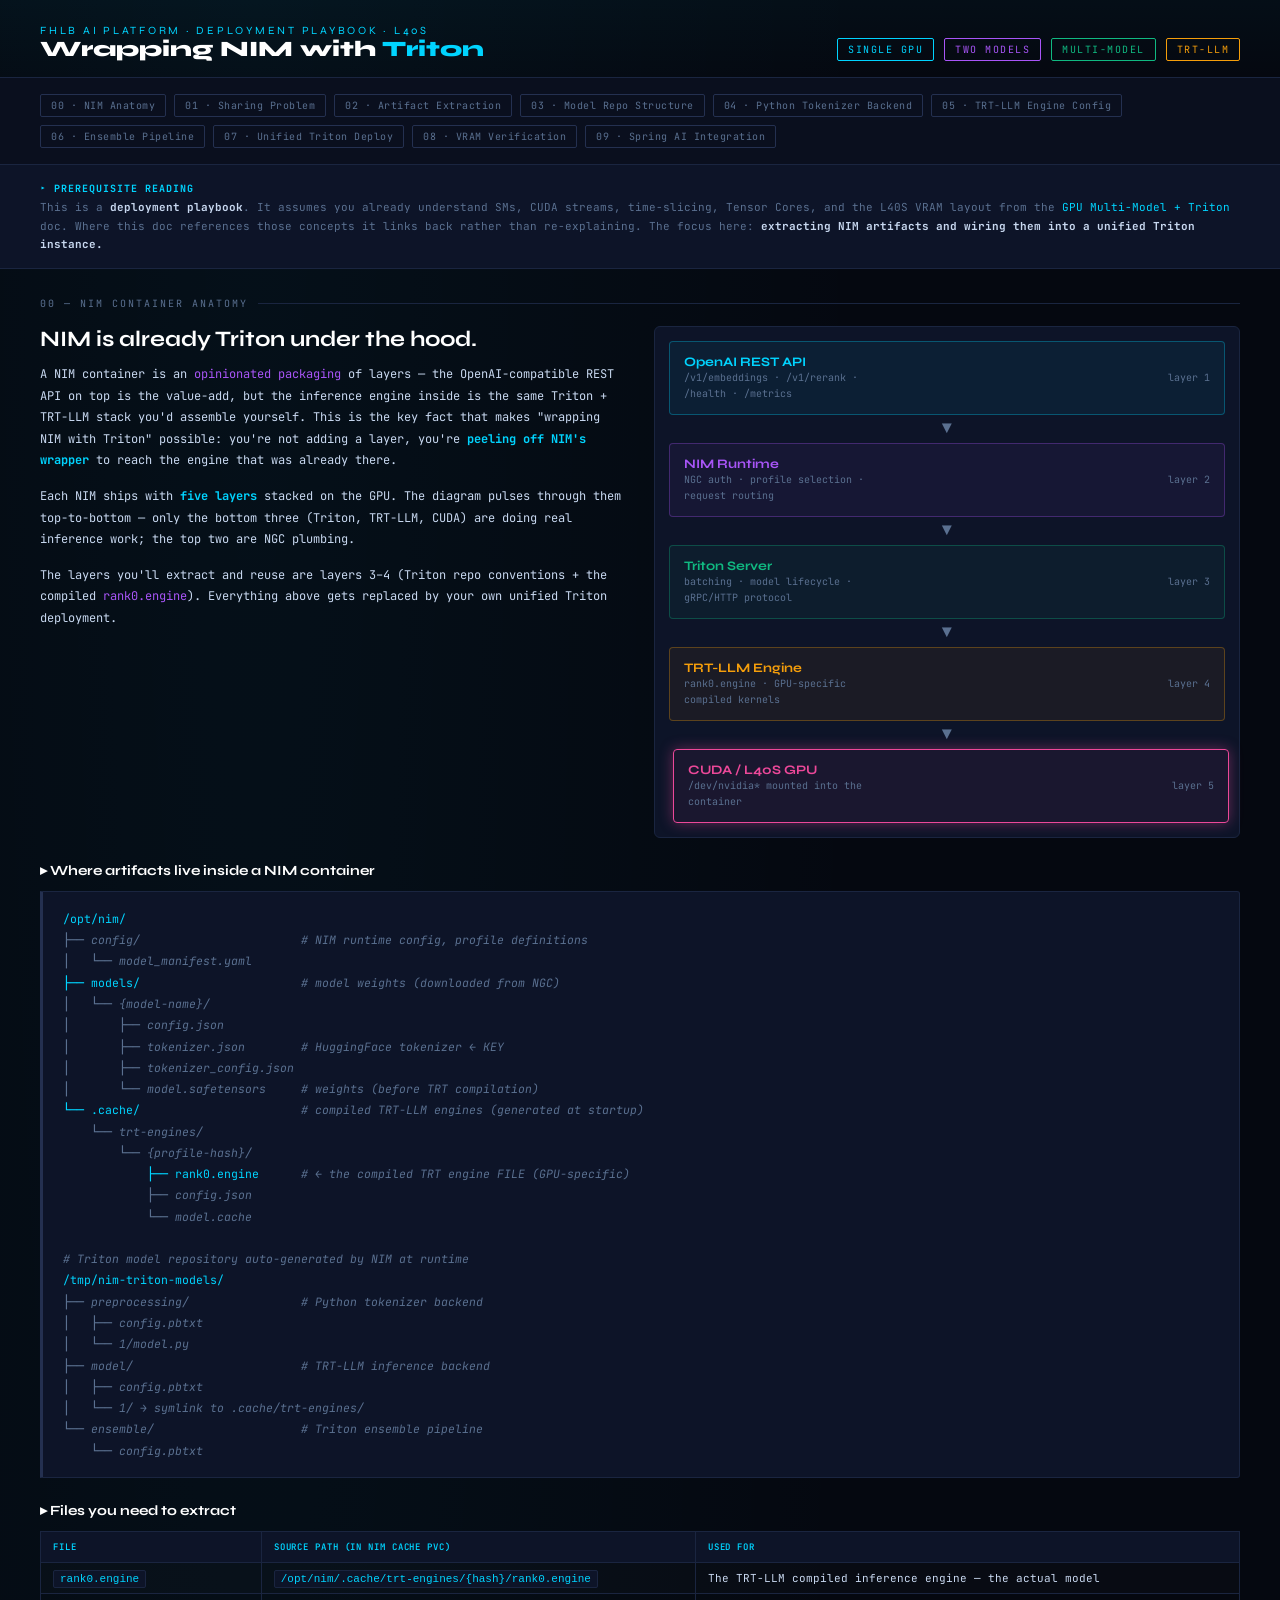
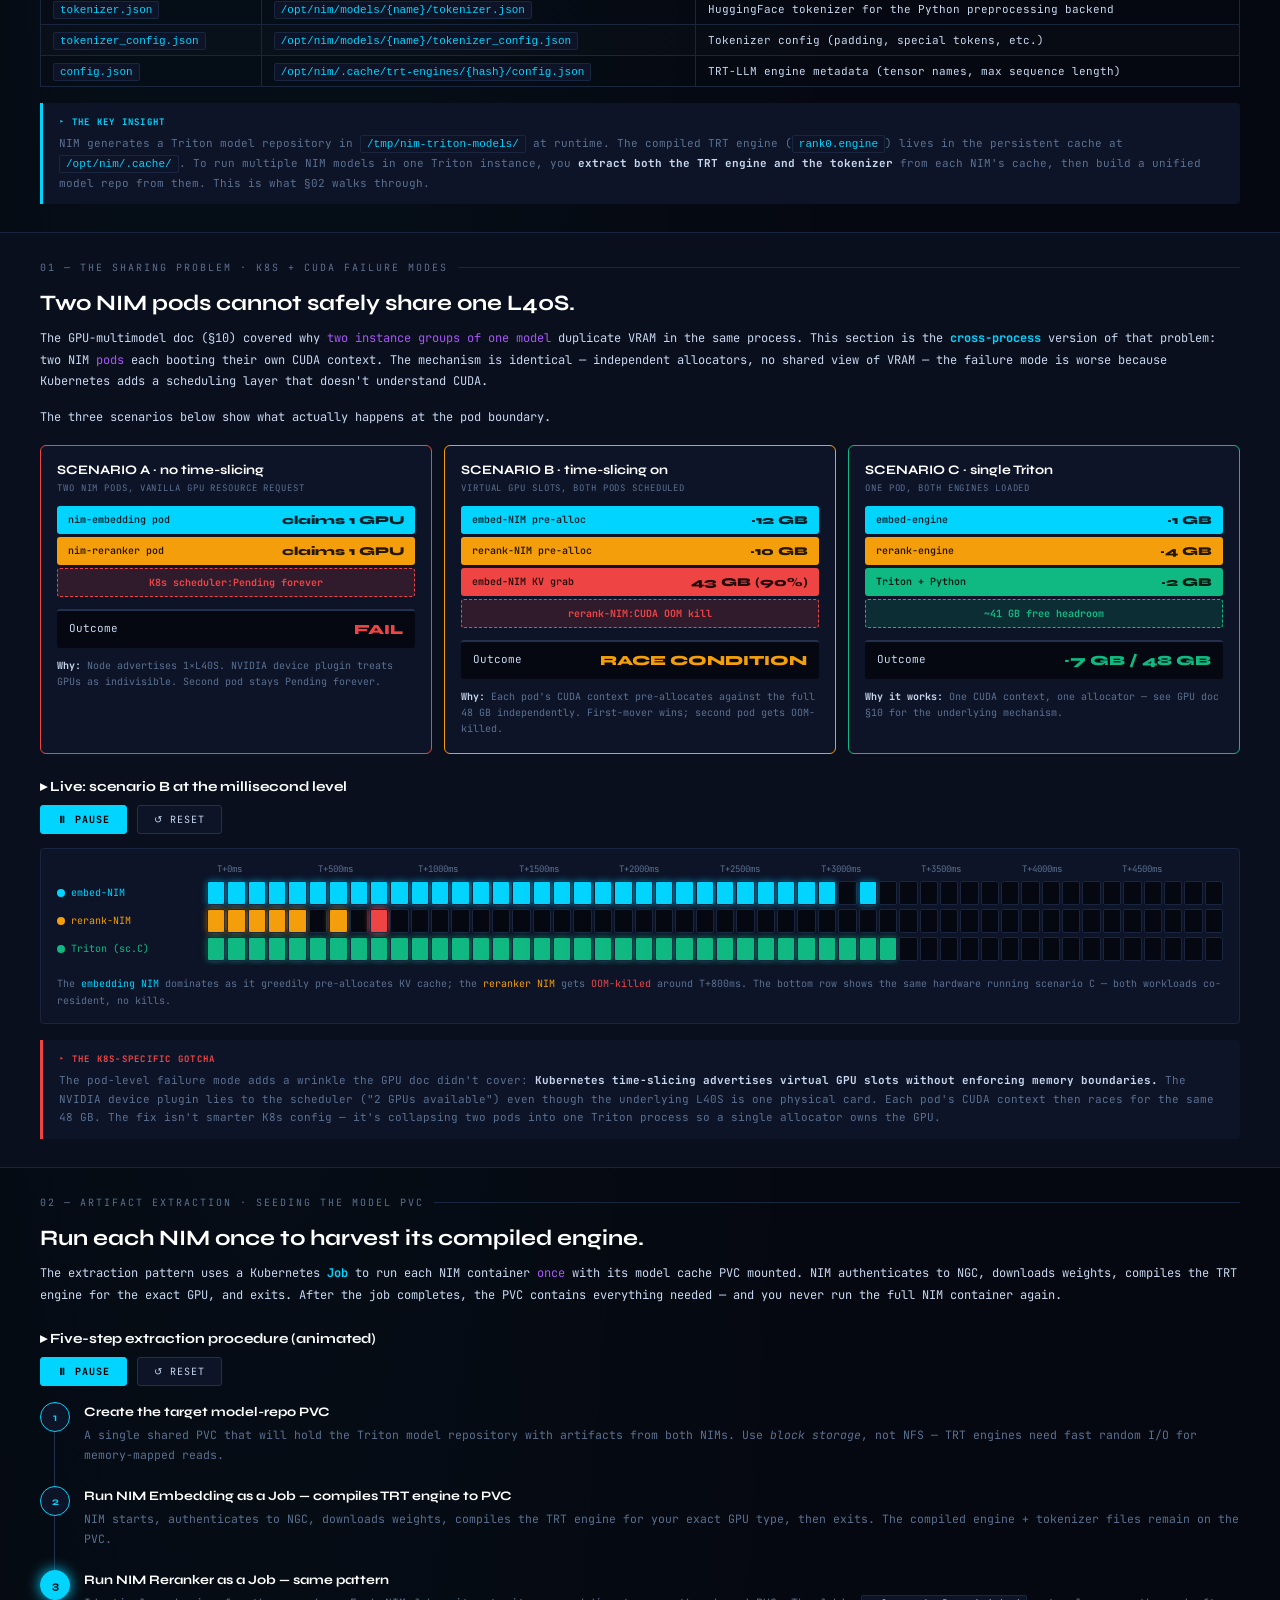
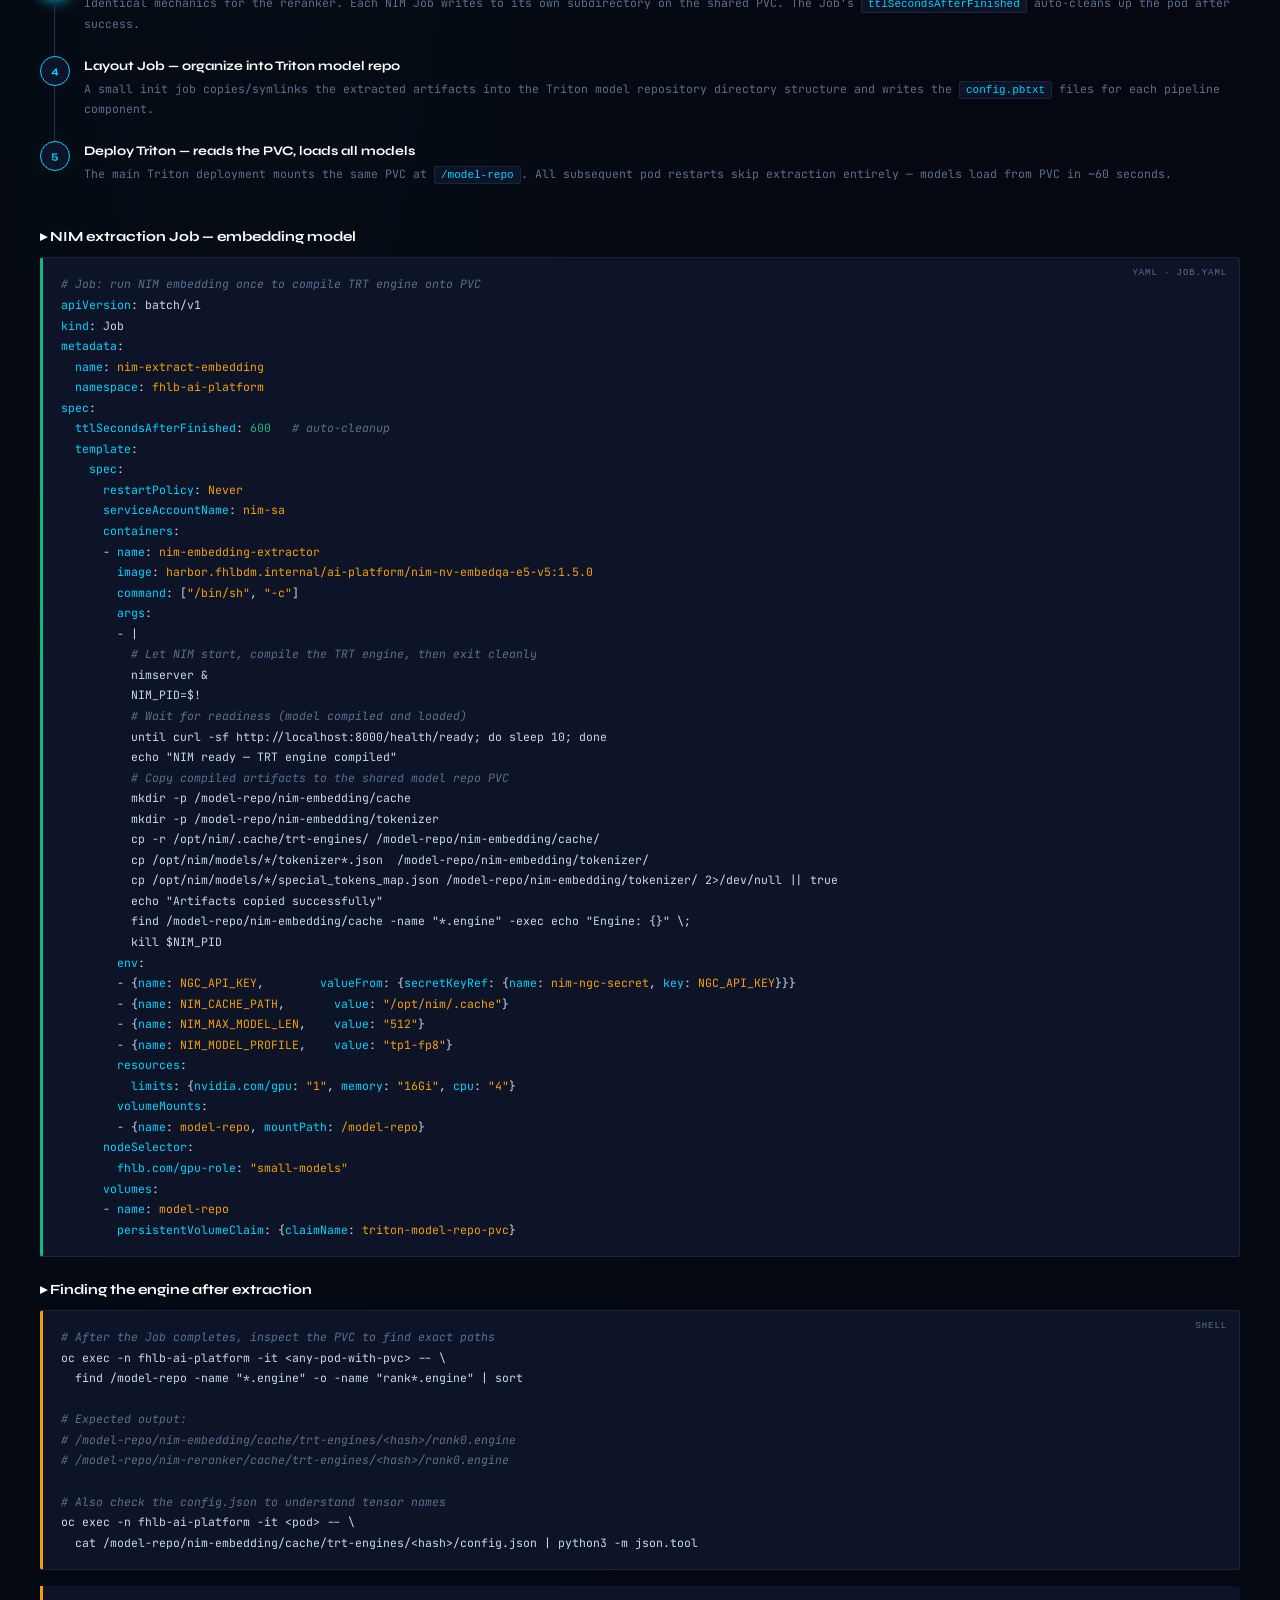
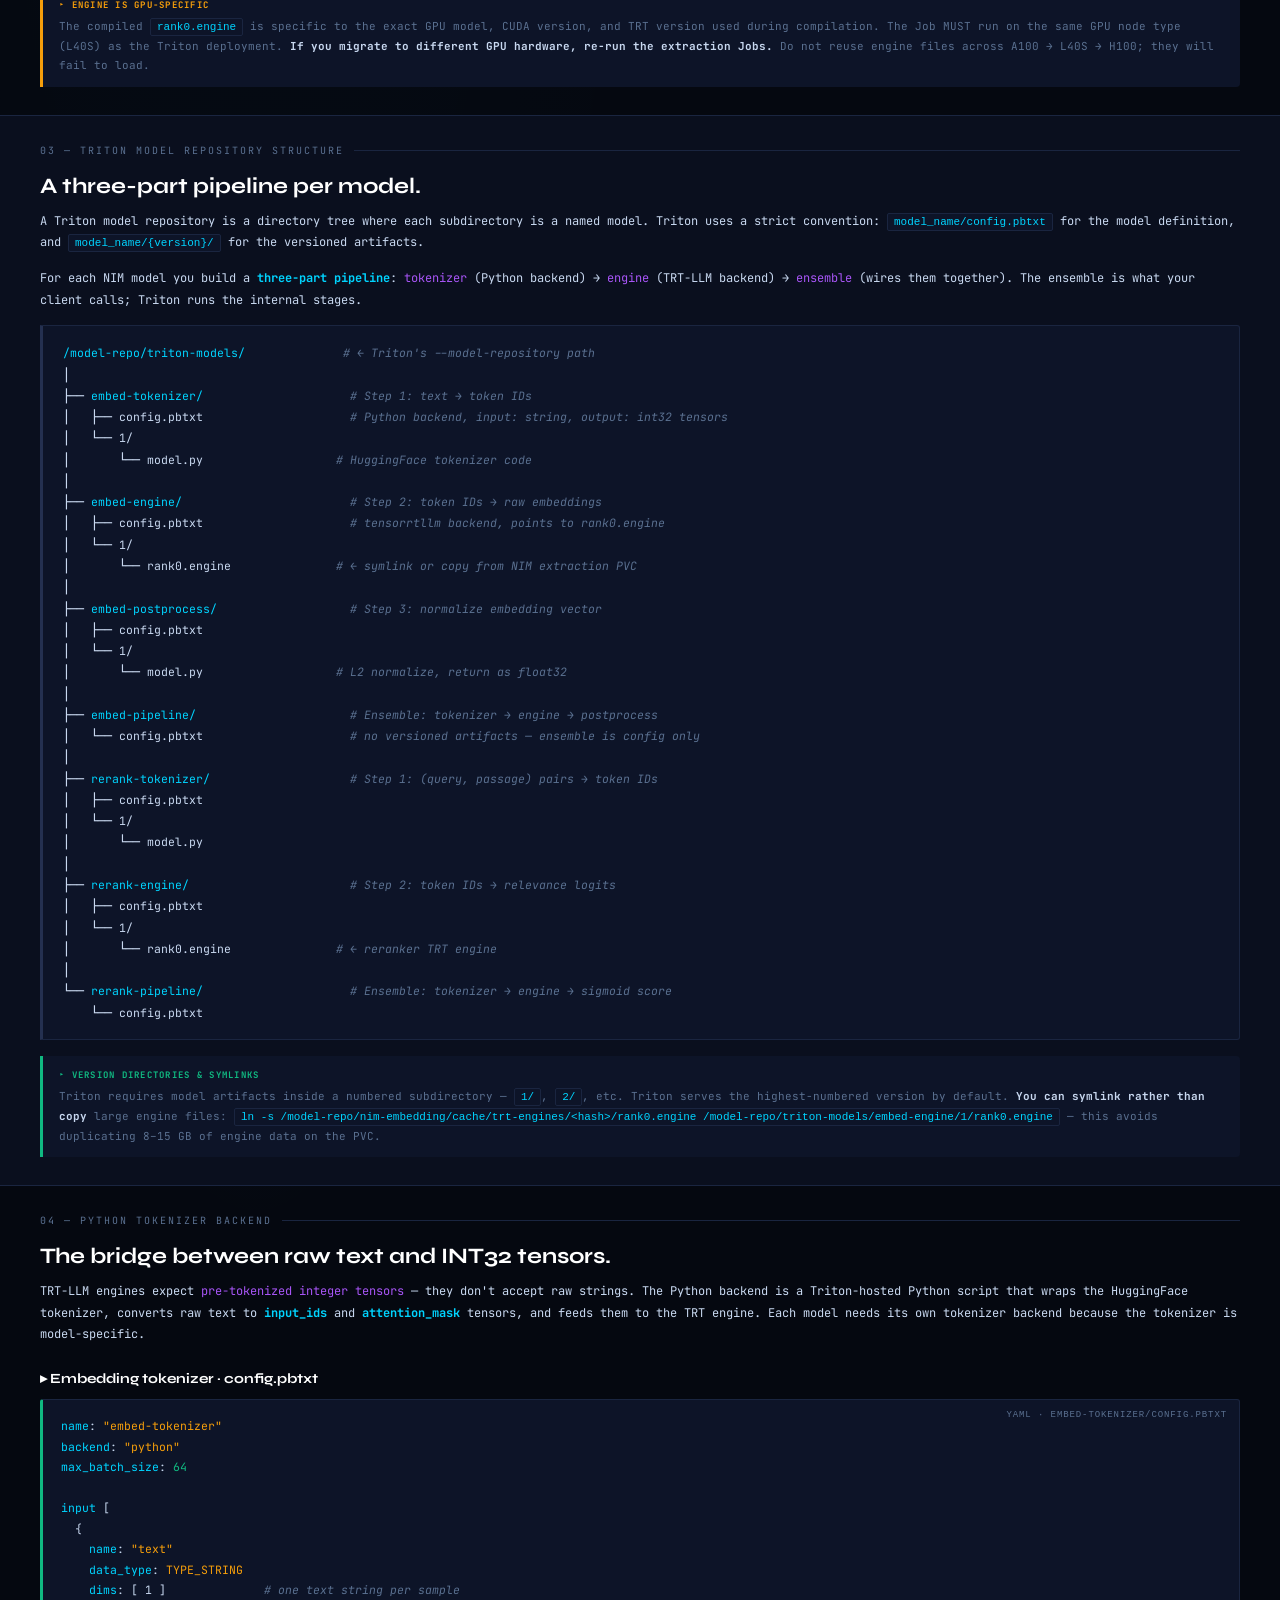
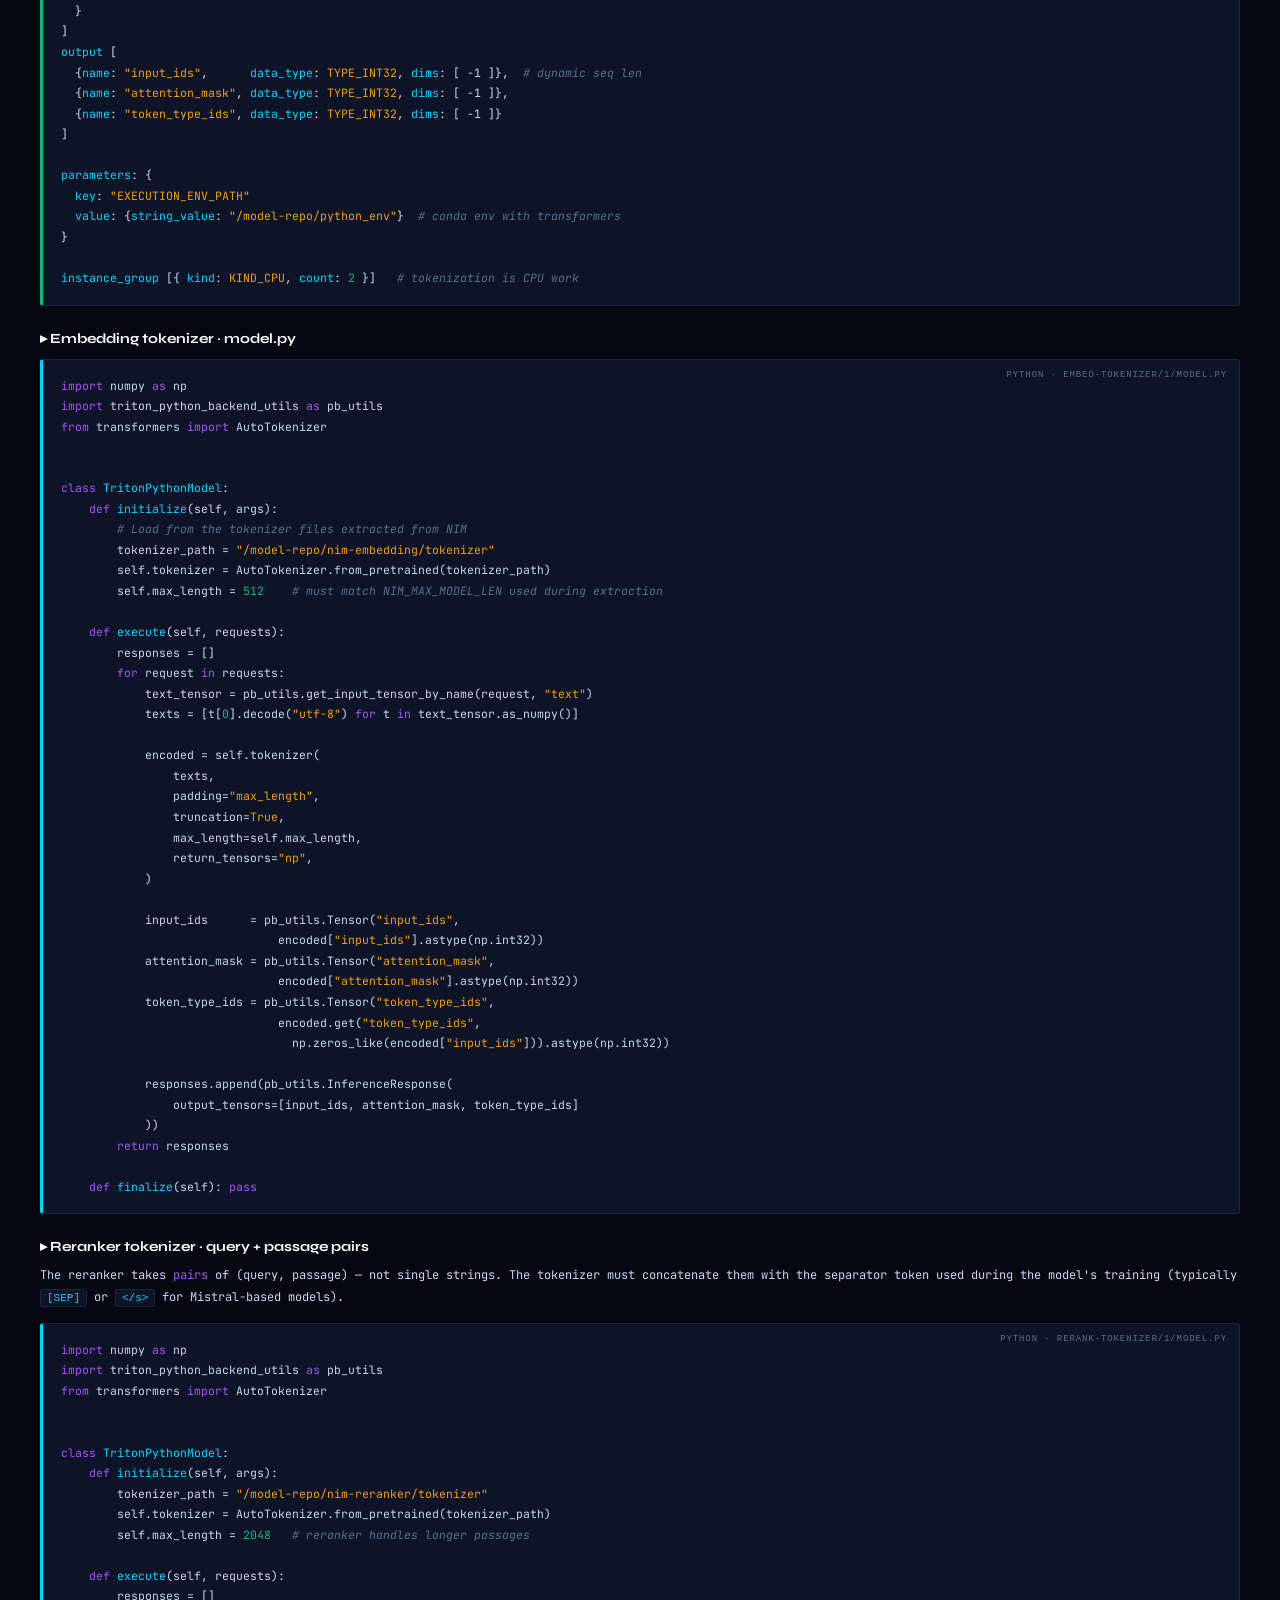
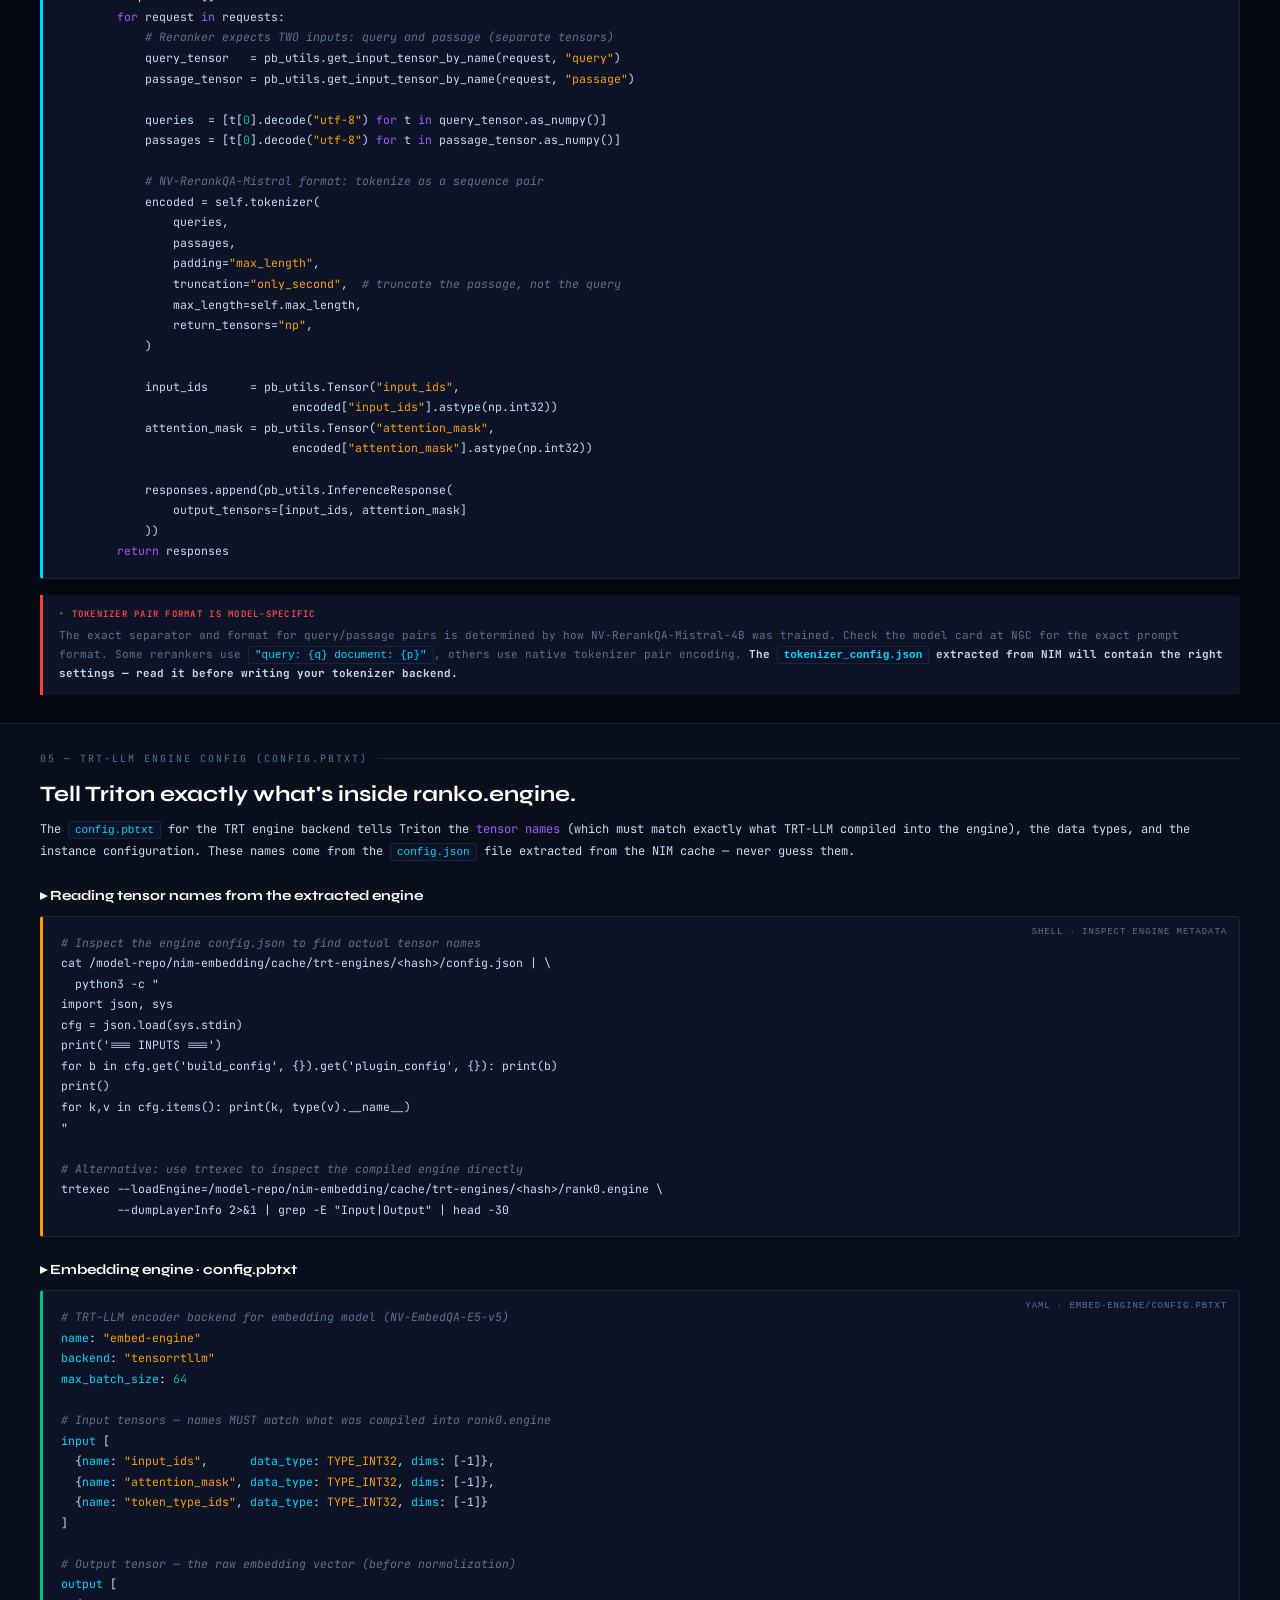
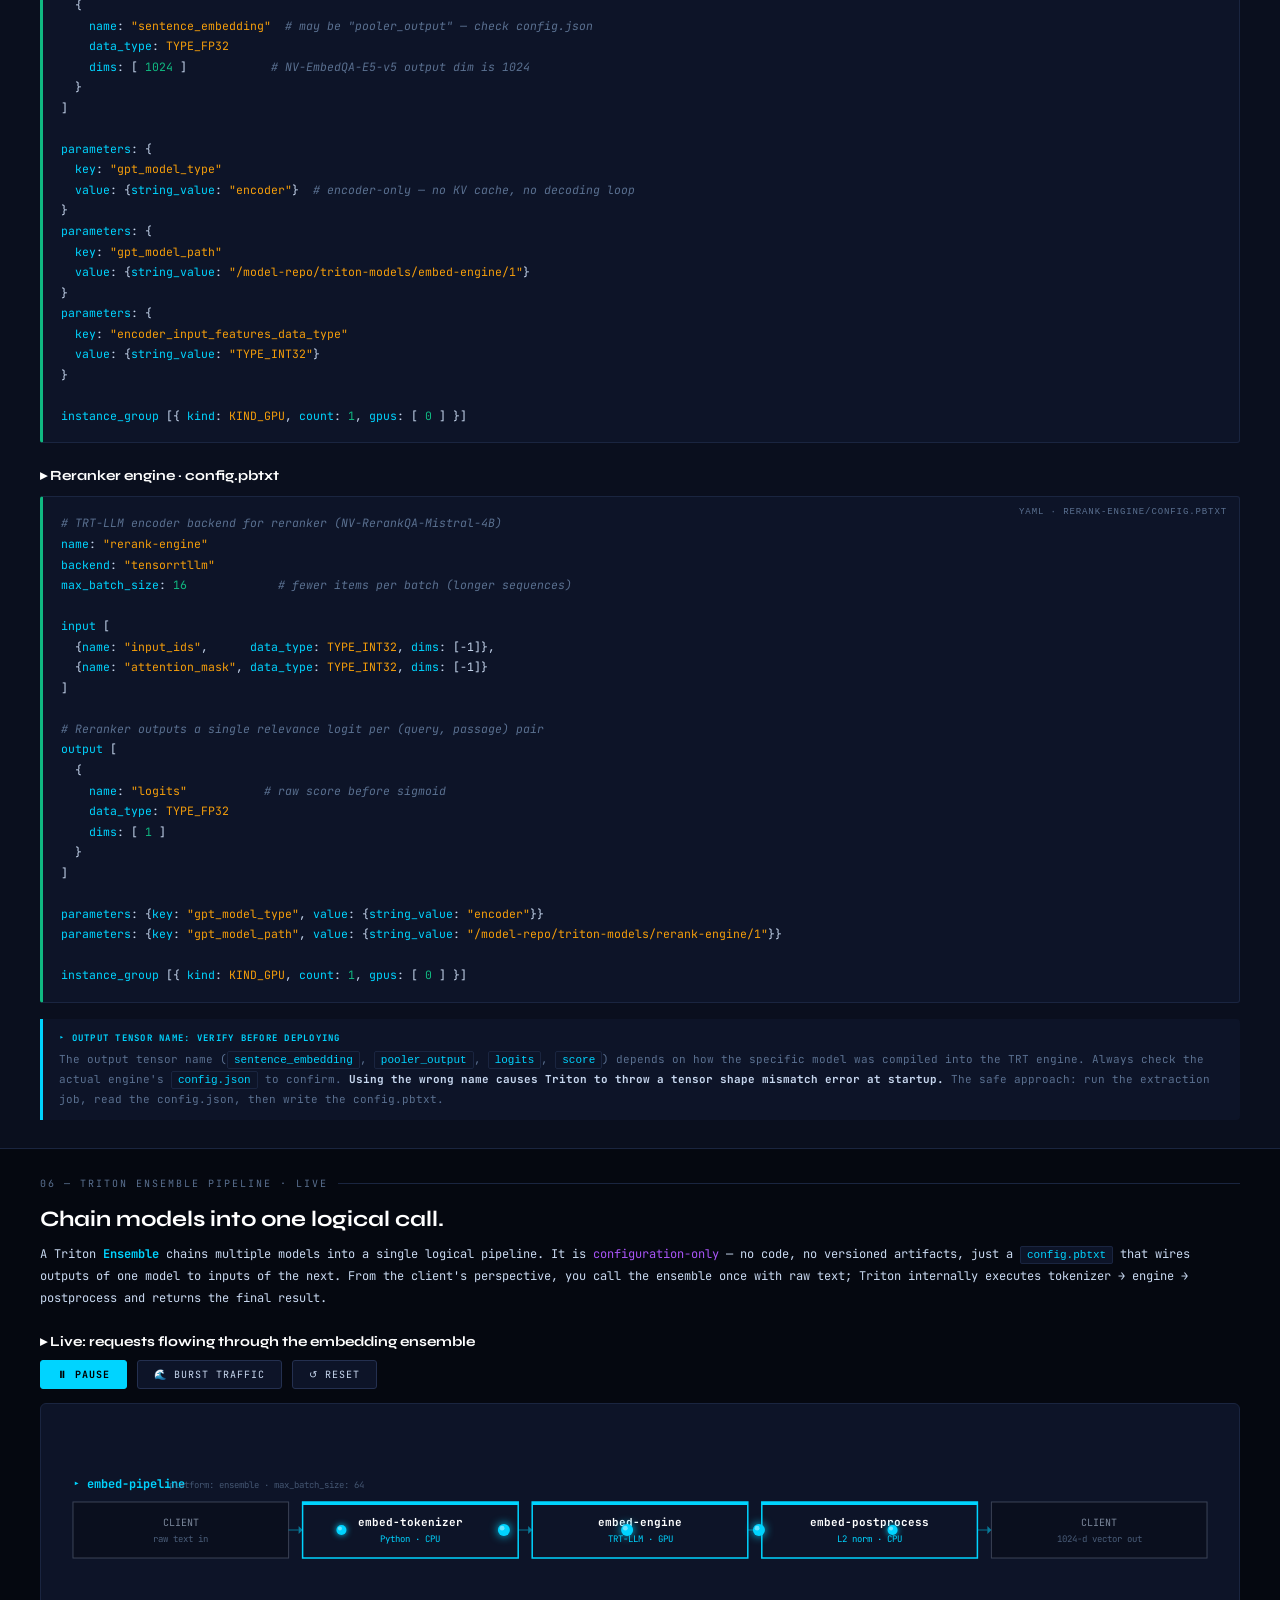
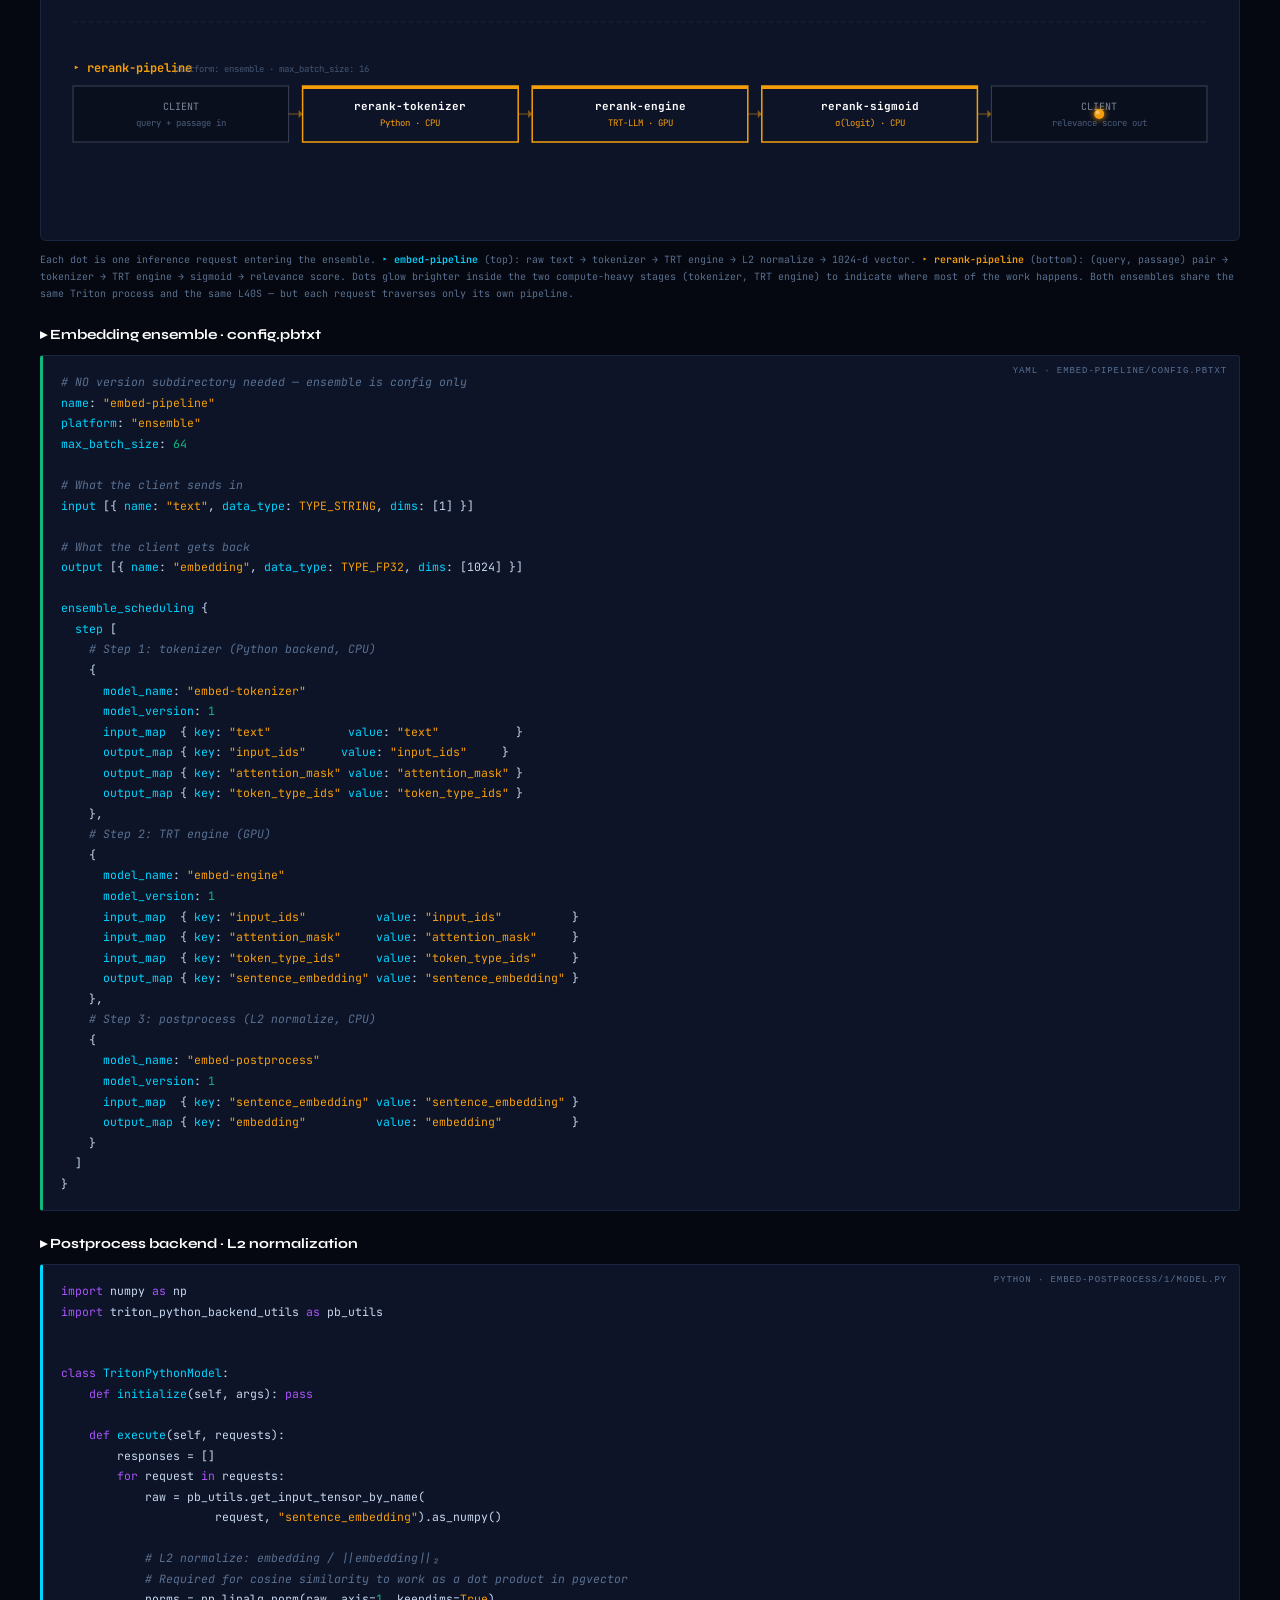
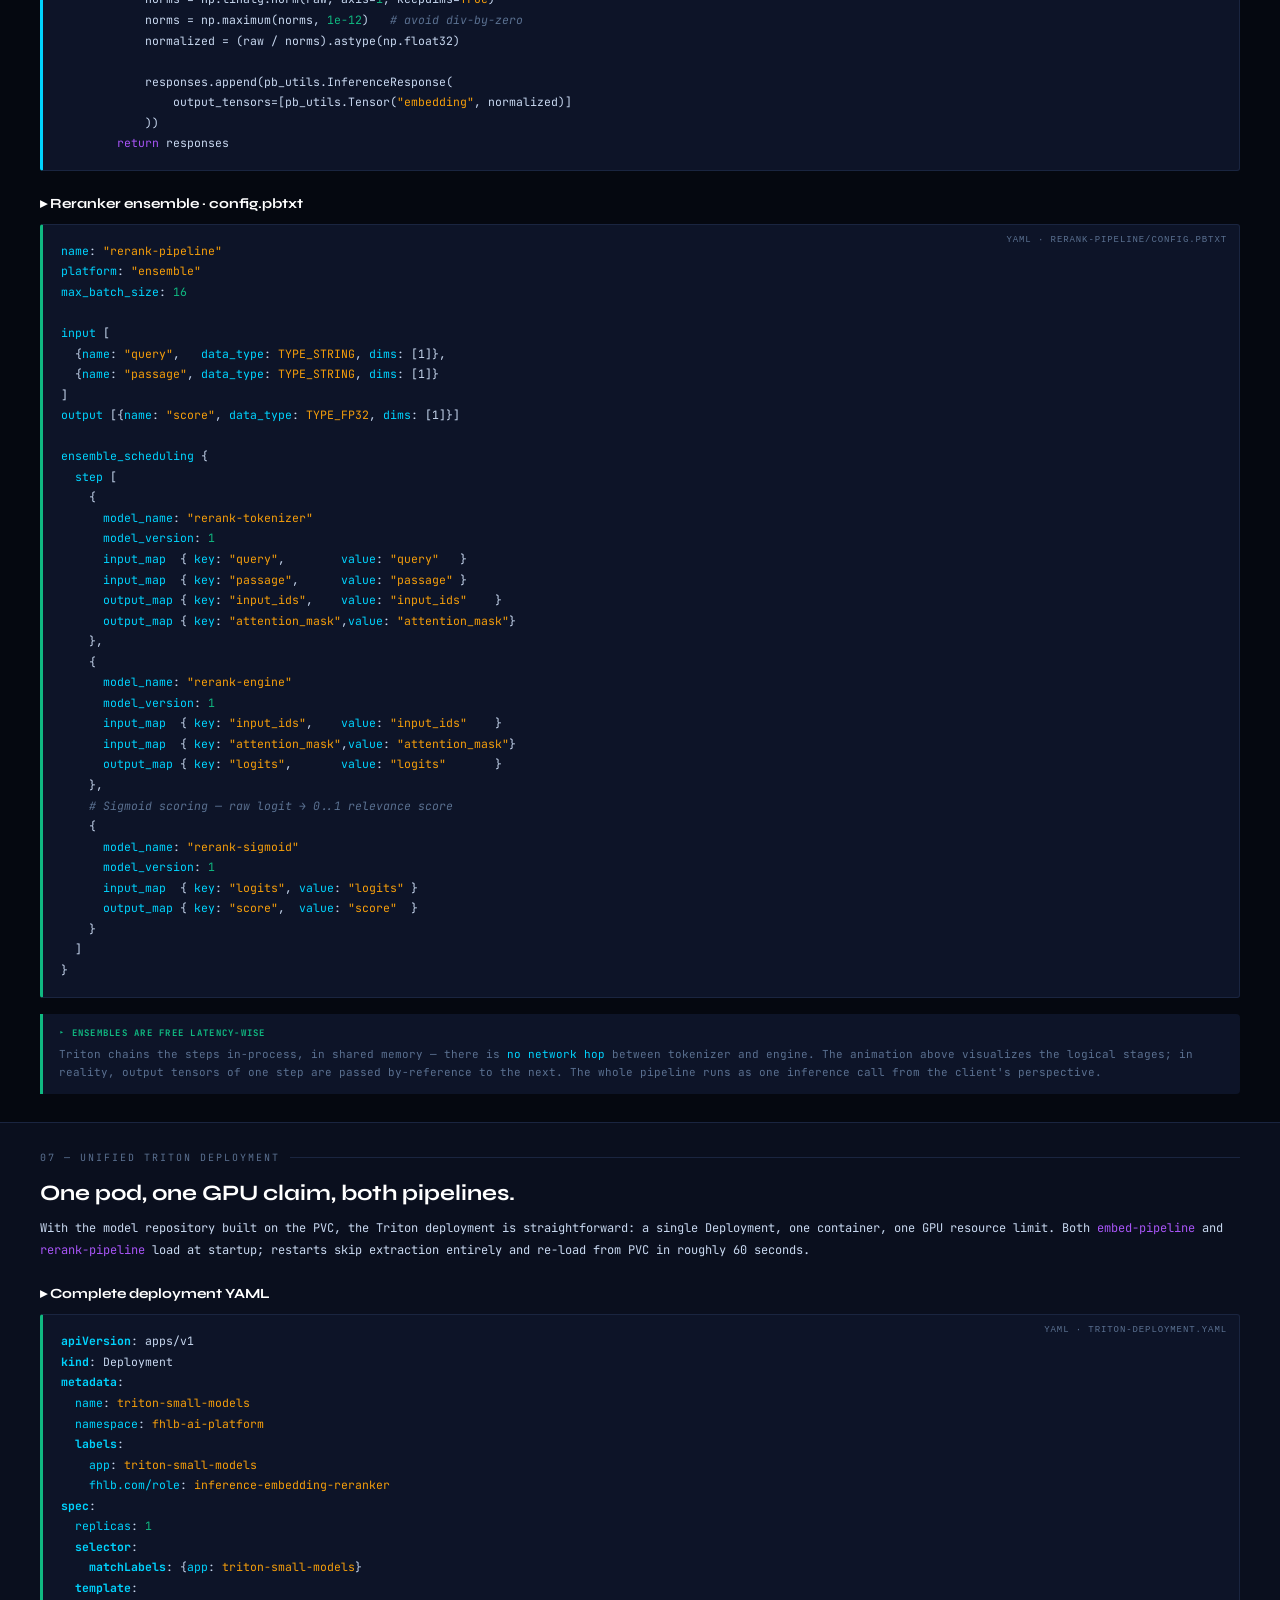
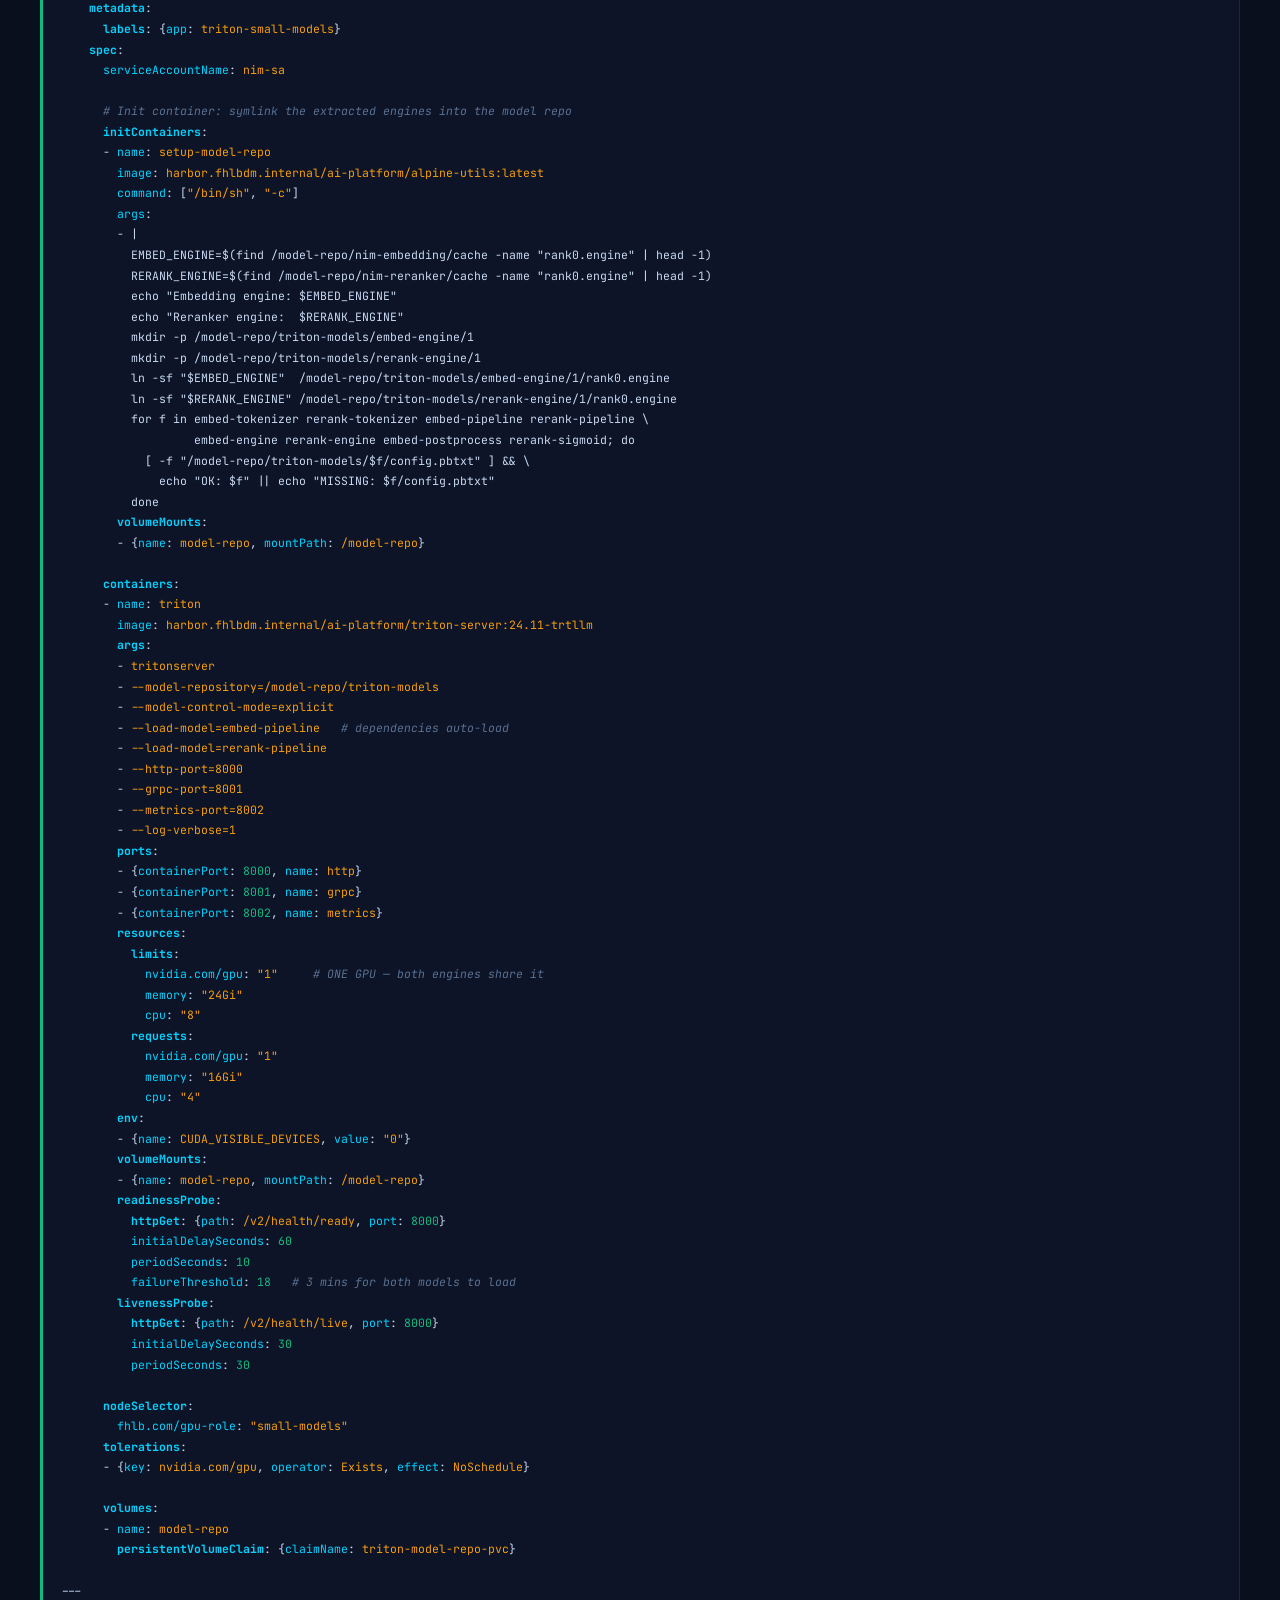
<file: visualizations/nim-triton-gpu-sharing.html>
<!DOCTYPE html>
<html lang="en">
<head>
<meta charset="UTF-8">
<meta name="viewport" content="width=device-width, initial-scale=1.0">
<title>NIM + Triton Multi-Model GPU Sharing</title>
<link href="https://fonts.googleapis.com/css2?family=JetBrains+Mono:wght@300;400;600;700&family=Syne:wght@400;700;800&display=swap" rel="stylesheet">
<style>
  :root {
    --bg: #050810; --surface: #0a0f1e; --panel: #0d1428; --panel2: #111a30;
    --border: #1a2540; --border2: #243050; --text: #c8d8f0; --dim: #5a7090;
    --acc1: #00d4ff; --acc2: #a855f7; --acc3: #10b981; --acc4: #f59e0b;
    --acc5: #ef4444; --acc6: #ec4899;
  }
  *, *::before, *::after { box-sizing: border-box; margin: 0; padding: 0; }
  html { scroll-behavior: smooth; }
  body {
    font-family: 'JetBrains Mono', monospace;
    background: var(--bg); color: var(--text);
    min-height: 100vh; overflow-x: hidden;
    background-image:
      radial-gradient(ellipse 80% 50% at 20% 0%, rgba(0,212,255,0.04) 0%, transparent 60%),
      radial-gradient(ellipse 60% 40% at 80% 100%, rgba(168,85,247,0.05) 0%, transparent 60%);
  }

  header {
    padding: 24px 40px 16px; border-bottom: 1px solid var(--border);
    display: flex; align-items: flex-end; justify-content: space-between; flex-wrap: wrap; gap: 16px;
    background: linear-gradient(180deg, rgba(0,212,255,0.03) 0%, transparent 100%);
  }
  .logo { font-family: 'Syne', sans-serif; }
  .logo-top { font-size: 11px; letter-spacing: 0.25em; color: var(--acc1); text-transform: uppercase; }
  .logo-main { font-size: 22px; font-weight: 800; color: #fff; line-height: 1.1; }
  .logo-main span { color: var(--acc1); }
  .badge { font-size: 10px; letter-spacing: 0.15em; padding: 4px 10px; border: 1px solid var(--acc1); color: var(--acc1); border-radius: 2px; text-transform: uppercase; }

  .toc { display: flex; flex-wrap: wrap; gap: 8px; padding: 16px 40px; background: var(--surface); border-bottom: 1px solid var(--border); font-size: 10px; }
  .toc a { color: var(--dim); text-decoration: none; padding: 4px 10px; border: 1px solid var(--border2); border-radius: 2px; transition: all 0.2s; letter-spacing: 0.05em; }
  .toc a:hover { color: var(--acc1); border-color: var(--acc1); }

  section { padding: 28px 40px; border-bottom: 1px solid var(--border); }
  @media (max-width: 700px) { section { padding: 24px 20px; } header { padding: 20px; } .toc { padding: 14px 20px; } }

  .sec-label {
    font-size: 10px; letter-spacing: 0.2em; color: var(--dim);
    text-transform: uppercase; margin-bottom: 16px;
    display: flex; align-items: center; gap: 10px;
  }
  .sec-label::after { content: ''; flex: 1; height: 1px; background: var(--border); }

  h3.section-h { font-family: 'Syne', sans-serif; font-size: 22px; font-weight: 700; color: #fff; margin-bottom: 12px; }
  h4.sub-h { font-family: 'Syne', sans-serif; font-size: 14px; color: #fff; margin: 24px 0 10px; font-weight: 700; }
  .lead { font-size: 12px; line-height: 1.8; color: var(--text); margin-bottom: 14px; }
  .lead strong { color: var(--acc1); }
  .lead em { color: var(--acc2); font-style: normal; }

  .two-col { display: grid; grid-template-columns: 1fr 1fr; gap: 28px; align-items: start; }
  @media (max-width: 900px) { .two-col { grid-template-columns: 1fr; } }

  /* CODE BLOCKS — adopted from upload, refit to spec palette */
  pre.code { background: var(--panel); border: 1px solid var(--border); border-radius: 3px; padding: 16px 18px; overflow-x: auto; margin: 12px 0; position: relative; font-size: 11.5px; line-height: 1.7; }
  pre.code.py { border-left: 3px solid var(--acc1); }
  pre.code.yaml { border-left: 3px solid var(--acc3); }
  pre.code.sh { border-left: 3px solid var(--acc4); }
  pre.code.ascii { border-left: 3px solid var(--border2); }
  pre.code code { background: none; border: none; padding: 0; color: var(--text); font-family: 'JetBrains Mono', monospace; }
  .pre-label { position: absolute; top: 8px; right: 12px; font-size: 9px; color: var(--dim); letter-spacing: 0.1em; text-transform: uppercase; }
  .kw { color: var(--acc2); }
  .cm { color: var(--dim); font-style: italic; }
  .st { color: var(--acc4); }
  .fn { color: var(--acc1); }
  .nm { color: var(--acc3); }
  .y-key { color: var(--acc1); }
  .y-val { color: var(--acc3); }
  .y-str { color: var(--acc4); }
  .y-cm { color: var(--dim); font-style: italic; }
  .y-hd { color: var(--acc1); font-weight: 700; }
  code.inline { background: var(--panel); color: var(--acc1); padding: 2px 6px; border-radius: 2px; font-size: 11px; border: 1px solid var(--border); }

  /* ANNOTATION (the takeaway closer) */
  .annotation { font-size: 11px; color: var(--dim); line-height: 1.7; background: var(--panel); border-left: 3px solid var(--acc1); padding: 12px 16px; border-radius: 0 4px 4px 0; margin-top: 16px; }
  .annotation.warn { border-left-color: var(--acc5); }
  .annotation.tip { border-left-color: var(--acc3); }
  .annotation.imp { border-left-color: var(--acc4); }
  .annotation strong { color: var(--text); }
  .annotation em { color: var(--acc1); font-style: normal; }
  .ann-label { font-size: 9px; font-weight: 700; letter-spacing: 0.14em; text-transform: uppercase; margin-bottom: 4px; color: var(--acc1); }
  .annotation.warn .ann-label { color: var(--acc5); }
  .annotation.tip .ann-label { color: var(--acc3); }
  .annotation.imp .ann-label { color: var(--acc4); }

  /* TABLES */
  table.spec-table { width: 100%; border-collapse: collapse; margin: 12px 0; font-size: 11px; }
  table.spec-table th { background: var(--panel); color: var(--acc1); font-size: 9px; font-weight: 600; letter-spacing: 0.1em; text-transform: uppercase; padding: 9px 12px; text-align: left; border: 1px solid var(--border); }
  table.spec-table td { padding: 8px 12px; border: 1px solid var(--border); vertical-align: top; color: var(--text); }
  table.spec-table tr:nth-child(even) td { background: rgba(255,255,255,0.01); }

  /* FILE TREE */
  .tree { font-family: 'JetBrains Mono', monospace; font-size: 11.5px; line-height: 1.85; background: var(--panel); border: 1px solid var(--border); border-left: 3px solid var(--border2); padding: 16px 20px; border-radius: 0 3px 3px 0; margin: 12px 0; white-space: pre; overflow-x: auto; }
  .td { color: var(--acc1); }
  .tf { color: var(--text); }
  .tc { color: var(--dim); font-style: italic; }

  /* PATTERN 4.7 — LAYER/ZONE BLOCK (for §00 NIM anatomy) */
  .layer-stack {
    display: flex; flex-direction: column; gap: 4px;
    background: var(--panel); border: 1px solid var(--border); border-radius: 6px; padding: 14px;
  }
  .nim-layer { padding: 12px 14px; border-radius: 4px; border: 1px solid; display: grid; grid-template-columns: 180px 1fr; gap: 14px; align-items: center; transition: all 0.4s ease; }
  .nim-layer.lit { transform: translateX(4px); }
  .nim-layer .lname { font-family: 'Syne', sans-serif; font-weight: 700; font-size: 13px; }
  .nim-layer .ldesc { font-size: 10px; color: var(--dim); line-height: 1.6; }
  .nim-layer.l-api { background: rgba(0,212,255,0.06); border-color: rgba(0,212,255,0.3); }
  .nim-layer.l-api .lname { color: var(--acc1); }
  .nim-layer.l-api.lit { border-color: var(--acc1); box-shadow: 0 0 14px rgba(0,212,255,0.4); }
  .nim-layer.l-runtime { background: rgba(168,85,247,0.06); border-color: rgba(168,85,247,0.3); }
  .nim-layer.l-runtime .lname { color: var(--acc2); }
  .nim-layer.l-runtime.lit { border-color: var(--acc2); box-shadow: 0 0 14px rgba(168,85,247,0.4); }
  .nim-layer.l-triton { background: rgba(16,185,129,0.06); border-color: rgba(16,185,129,0.3); }
  .nim-layer.l-triton .lname { color: var(--acc3); }
  .nim-layer.l-triton.lit { border-color: var(--acc3); box-shadow: 0 0 14px rgba(16,185,129,0.4); }
  .nim-layer.l-engine { background: rgba(245,158,11,0.06); border-color: rgba(245,158,11,0.3); }
  .nim-layer.l-engine .lname { color: var(--acc4); }
  .nim-layer.l-engine.lit { border-color: var(--acc4); box-shadow: 0 0 14px rgba(245,158,11,0.4); }
  .nim-layer.l-gpu { background: rgba(236,72,153,0.06); border-color: rgba(236,72,153,0.3); }
  .nim-layer.l-gpu .lname { color: var(--acc6); }
  .nim-layer.l-gpu.lit { border-color: var(--acc6); box-shadow: 0 0 14px rgba(236,72,153,0.4); }
  .layer-arrow { text-align: center; color: var(--dim); font-size: 16px; line-height: 1; padding: 2px 0; }

  /* PATTERN 4.8 — COMPARISON SCENARIOS (for §01 sharing problem) */
  .scenarios { display: grid; grid-template-columns: repeat(3, 1fr); gap: 12px; margin-top: 16px; }
  @media (max-width: 1100px) { .scenarios { grid-template-columns: 1fr; } }
  .scenario { background: var(--panel); border: 1px solid var(--border); border-radius: 6px; padding: 16px; }
  .scenario.s-bad { border-color: var(--acc5); }
  .scenario.s-warn { border-color: var(--acc4); }
  .scenario.s-good { border-color: var(--acc3); }
  .scenario h4 { font-family: 'Syne', sans-serif; font-size: 13px; font-weight: 700; color: #fff; margin-bottom: 4px; }
  .scenario .s-sub { font-size: 9px; color: var(--dim); letter-spacing: 0.1em; margin-bottom: 12px; text-transform: uppercase; }
  .vram-stack { display: flex; flex-direction: column; gap: 3px; margin-bottom: 12px; }
  .v-block { padding: 7px 11px; border-radius: 3px; font-size: 10px; display: flex; justify-content: space-between; color: rgba(0,0,0,0.85); font-weight: 600; }
  .v-block.tx { background: rgba(239,68,68,0.15); color: var(--acc5); border: 1px dashed var(--acc5); font-weight: 700; justify-content: center; }
  .v-block.ok { background: rgba(16,185,129,0.15); color: var(--acc3); border: 1px dashed var(--acc3); font-weight: 700; justify-content: center; }
  .v-block .gb { font-family: 'Syne', sans-serif; font-weight: 800; font-size: 12px; }
  .v-total { padding: 10px 12px; background: var(--bg); border-radius: 3px; font-size: 11px; color: var(--text); display: flex; justify-content: space-between; border-top: 2px solid var(--border2); }
  .v-total .total-val { font-family: 'Syne', sans-serif; font-weight: 800; font-size: 14px; }
  .v-total .total-bad { color: var(--acc5); }
  .v-total .total-warn { color: var(--acc4); }
  .v-total .total-good { color: var(--acc3); }
  .s-note { font-size: 10px; color: var(--dim); margin-top: 10px; line-height: 1.6; }
  .s-note strong { color: var(--text); }

  /* PATTERN 4.9 — FLOW CHAIN (steps, ensemble) */
  .flow-row { display: flex; align-items: center; gap: 0; margin: 14px 0; overflow-x: auto; padding: 8px 0 12px; }
  .flow-node { flex-shrink: 0; background: var(--panel); border: 1px solid var(--border2); border-radius: 4px; padding: 10px 14px; font-size: 10px; text-align: center; min-width: 130px; transition: all 0.4s ease; }
  .flow-node-title { font-weight: 700; color: #fff; font-size: 11px; }
  .flow-node-sub { color: var(--dim); margin-top: 2px; font-size: 9px; }
  .flow-arrow { font-size: 18px; color: var(--dim); padding: 0 6px; flex-shrink: 0; transition: color 0.4s; }
  .flow-node.lit { box-shadow: 0 0 14px var(--acc1); border-color: var(--acc1); transform: translateY(-2px); }
  .flow-arrow.lit { color: var(--acc1); }

  /* STEPS BLOCK (vertical numbered procedure) */
  .steps { display: flex; flex-direction: column; gap: 0; margin: 14px 0; }
  .step { display: flex; gap: 14px; position: relative; }
  .step::before { content: ''; position: absolute; left: 14px; top: 32px; bottom: -4px; width: 1px; background: var(--border2); }
  .step:last-child::before { display: none; }
  .snum { width: 30px; height: 30px; border-radius: 50%; background: var(--panel); border: 1px solid var(--acc1); display: flex; align-items: center; justify-content: center; font-family: 'Syne', sans-serif; font-weight: 700; font-size: 11px; color: var(--acc1); flex-shrink: 0; margin-top: 2px; transition: all 0.3s; }
  .step.lit .snum { background: var(--acc1); color: #000; box-shadow: 0 0 14px var(--acc1); }
  .sbody { padding-bottom: 20px; flex: 1; }
  .sbody h5 { font-family: 'Syne', sans-serif; font-size: 13px; font-weight: 700; color: #fff; margin: 4px 0 5px; }
  .sbody p { font-size: 11.5px; color: var(--dim); margin: 0; line-height: 1.7; }

  /* PATTERN 4.2 — STACKED VRAM BAR */
  .vram-wrap { background: var(--panel); border: 1px solid var(--border); border-radius: 4px; padding: 14px 16px; margin: 14px 0; }
  .vram-label { font-size: 10px; color: var(--dim); margin-bottom: 8px; letter-spacing: 0.1em; }
  .vram-bar-outer { background: var(--bg); border-radius: 2px; height: 28px; overflow: hidden; display: flex; }
  .vb { height: 28px; display: flex; align-items: center; justify-content: center; font-size: 9px; font-weight: 700; transition: width 0.3s; color: rgba(0,0,0,0.85); position: relative; }
  .vb::after { content: ''; position: absolute; inset: 0; background: linear-gradient(180deg, rgba(255,255,255,0.15) 0%, transparent 60%); pointer-events: none; }
  .vram-legend { display: flex; gap: 14px; margin-top: 10px; flex-wrap: wrap; font-size: 10px; color: var(--text); }
  .vl-item { display: flex; align-items: center; gap: 6px; }
  .vl-dot { width: 10px; height: 10px; border-radius: 2px; flex-shrink: 0; }

  /* PATTERN 4.3 — TIMELINE GRID (used in §01 sharing problem animation) */
  .timeline-wrap { background: var(--panel); border: 1px solid var(--border); border-radius: 4px; padding: 14px 16px; margin: 14px 0; }
  .tl-row { display: flex; align-items: center; margin-bottom: 4px; }
  .tl-name { width: 150px; flex-shrink: 0; font-size: 10px; padding-right: 10px; display: flex; align-items: center; gap: 6px; }
  .tl-line { flex: 1; display: flex; gap: 2px; }
  .tl-slot { flex: 1; height: 24px; border-radius: 2px; background: var(--bg); border: 1px solid var(--border); transition: background 0.15s, box-shadow 0.15s; }
  .tl-slot.kill { background: var(--acc5); box-shadow: 0 0 6px var(--acc5); }

  /* CONTROLS */
  .controls { display: flex; gap: 10px; flex-wrap: wrap; margin-bottom: 14px; margin-top: 8px; }
  .btn { font-family: 'JetBrains Mono', monospace; font-size: 10px; letter-spacing: 0.1em; text-transform: uppercase; padding: 7px 16px; border-radius: 3px; cursor: pointer; border: 1px solid var(--border2); background: var(--panel); color: var(--text); transition: all 0.2s ease; }
  .btn:hover { border-color: var(--acc1); color: var(--acc1); }
  .btn.active { background: var(--acc1); color: #000; border-color: var(--acc1); font-weight: 700; }

  /* PATTERN 4.4 — CANVAS FLOW (for §06 ensemble pipeline) */
  .canvas-wrap { background: var(--panel); border: 1px solid var(--border); border-radius: 6px; padding: 8px; position: relative; overflow: hidden; }
  canvas.ensemble-canvas { display: block; width: 100%; height: 420px; }

  /* Scrollbar */
  ::-webkit-scrollbar { width: 6px; height: 6px; }
  ::-webkit-scrollbar-track { background: var(--bg); }
  ::-webkit-scrollbar-thumb { background: var(--border2); border-radius: 3px; }
</style>
</head>
<body>

<header>
  <div class="logo">
    <div class="logo-top">FHLB AI PLATFORM · DEPLOYMENT PLAYBOOK · L40S</div>
    <div class="logo-main">Wrapping NIM with <span>Triton</span></div>
  </div>
  <div style="display:flex;gap:10px;align-items:center;flex-wrap:wrap">
    <span class="badge">Single GPU</span>
    <span class="badge" style="border-color:var(--acc2);color:var(--acc2);">Two Models</span>
    <span class="badge" style="border-color:var(--acc3);color:var(--acc3);">Multi-Model</span>
    <span class="badge" style="border-color:var(--acc4);color:var(--acc4);">TRT-LLM</span>
  </div>
</header>

<nav class="toc">
  <a href="#s00">00 · NIM Anatomy</a>
  <a href="#s01">01 · Sharing Problem</a>
  <a href="#s02">02 · Artifact Extraction</a>
  <a href="#s03">03 · Model Repo Structure</a>
  <a href="#s04">04 · Python Tokenizer Backend</a>
  <a href="#s05">05 · TRT-LLM Engine Config</a>
  <a href="#s06">06 · Ensemble Pipeline</a>
  <a href="#s07">07 · Unified Triton Deploy</a>
  <a href="#s08">08 · VRAM Verification</a>
  <a href="#s09">09 · Spring AI Integration</a>
</nav>

<div style="padding:14px 40px;background:var(--panel);border-bottom:1px solid var(--border);font-size:11px;color:var(--dim);line-height:1.7">
  <strong style="color:var(--acc1);letter-spacing:0.1em;font-size:10px;text-transform:uppercase">▸ Prerequisite reading</strong><br>
  This is a <strong style="color:var(--text)">deployment playbook</strong>. It assumes you already understand SMs, CUDA streams, time-slicing, Tensor Cores, and the L40S VRAM layout from the <em style="color:var(--acc1);font-style:normal">GPU Multi-Model + Triton</em> doc. Where this doc references those concepts it links back rather than re-explaining. The focus here: <strong style="color:var(--text)">extracting NIM artifacts and wiring them into a unified Triton instance.</strong>
</div>

<!-- §00 — NIM ANATOMY -->
<section id="s00">
  <div class="sec-label">00 — NIM Container Anatomy</div>

  <div class="two-col">
    <div>
      <h3 class="section-h">NIM is already Triton under the hood.</h3>
      <p class="lead">A NIM container is an <em>opinionated packaging</em> of layers — the OpenAI-compatible REST API on top is the value-add, but the inference engine inside is the same Triton + TRT-LLM stack you'd assemble yourself. This is the key fact that makes "wrapping NIM with Triton" possible: you're not adding a layer, you're <strong>peeling off NIM's wrapper</strong> to reach the engine that was already there.</p>

      <p class="lead">Each NIM ships with <strong>five layers</strong> stacked on the GPU. The diagram pulses through them top-to-bottom — only the bottom three (Triton, TRT-LLM, CUDA) are doing real inference work; the top two are NGC plumbing.</p>

      <p class="lead">The layers you'll extract and reuse are layers 3–4 (Triton repo conventions + the compiled <em>rank0.engine</em>). Everything above gets replaced by your own unified Triton deployment.</p>
    </div>

    <div class="layer-stack">
      <div class="nim-layer l-api" id="nl0">
        <div><div class="lname">OpenAI REST API</div><div class="ldesc">/v1/embeddings · /v1/rerank · /health · /metrics</div></div>
        <div style="font-size:10px;color:var(--dim);text-align:right">layer 1</div>
      </div>
      <div class="layer-arrow">▼</div>
      <div class="nim-layer l-runtime" id="nl1">
        <div><div class="lname">NIM Runtime</div><div class="ldesc">NGC auth · profile selection · request routing</div></div>
        <div style="font-size:10px;color:var(--dim);text-align:right">layer 2</div>
      </div>
      <div class="layer-arrow">▼</div>
      <div class="nim-layer l-triton" id="nl2">
        <div><div class="lname">Triton Server</div><div class="ldesc">batching · model lifecycle · gRPC/HTTP protocol</div></div>
        <div style="font-size:10px;color:var(--dim);text-align:right">layer 3</div>
      </div>
      <div class="layer-arrow">▼</div>
      <div class="nim-layer l-engine" id="nl3">
        <div><div class="lname">TRT-LLM Engine</div><div class="ldesc">rank0.engine · GPU-specific compiled kernels</div></div>
        <div style="font-size:10px;color:var(--dim);text-align:right">layer 4</div>
      </div>
      <div class="layer-arrow">▼</div>
      <div class="nim-layer l-gpu" id="nl4">
        <div><div class="lname">CUDA / L40S GPU</div><div class="ldesc">/dev/nvidia* mounted into the container</div></div>
        <div style="font-size:10px;color:var(--dim);text-align:right">layer 5</div>
      </div>
    </div>
  </div>

  <h4 class="sub-h">▸ Where artifacts live inside a NIM container</h4>

  <div class="tree"><span class="td">/opt/nim/</span>
<span class="tc">├── config/                       # NIM runtime config, profile definitions</span>
<span class="tc">│   └── model_manifest.yaml</span>
<span class="td">├── models/</span>                       <span class="tc"># model weights (downloaded from NGC)</span>
<span class="tc">│   └── {model-name}/</span>
<span class="tc">│       ├── config.json</span>
<span class="tc">│       ├── tokenizer.json        # HuggingFace tokenizer ← KEY</span>
<span class="tc">│       ├── tokenizer_config.json</span>
<span class="tc">│       └── model.safetensors     # weights (before TRT compilation)</span>
<span class="td">└── .cache/</span>                       <span class="tc"># compiled TRT-LLM engines (generated at startup)</span>
<span class="tc">    └── trt-engines/</span>
<span class="tc">        └── {profile-hash}/</span>
<span class="td">            ├── rank0.engine</span>      <span class="tc"># ← the compiled TRT engine FILE (GPU-specific)</span>
<span class="tc">            ├── config.json</span>
<span class="tc">            └── model.cache</span>

<span class="tc"># Triton model repository auto-generated by NIM at runtime</span>
<span class="td">/tmp/nim-triton-models/</span>
<span class="tc">├── preprocessing/                # Python tokenizer backend</span>
<span class="tc">│   ├── config.pbtxt</span>
<span class="tc">│   └── 1/model.py</span>
<span class="tc">├── model/                        # TRT-LLM inference backend</span>
<span class="tc">│   ├── config.pbtxt</span>
<span class="tc">│   └── 1/ → symlink to .cache/trt-engines/</span>
<span class="tc">└── ensemble/                     # Triton ensemble pipeline</span>
<span class="tc">    └── config.pbtxt</span></div>

  <h4 class="sub-h">▸ Files you need to extract</h4>

  <table class="spec-table">
    <tr><th>File</th><th>Source path (in NIM cache PVC)</th><th>Used for</th></tr>
    <tr><td><code class="inline">rank0.engine</code></td><td><code class="inline">/opt/nim/.cache/trt-engines/{hash}/rank0.engine</code></td><td>The TRT-LLM compiled inference engine — the actual model</td></tr>
    <tr><td><code class="inline">tokenizer.json</code></td><td><code class="inline">/opt/nim/models/{name}/tokenizer.json</code></td><td>HuggingFace tokenizer for the Python preprocessing backend</td></tr>
    <tr><td><code class="inline">tokenizer_config.json</code></td><td><code class="inline">/opt/nim/models/{name}/tokenizer_config.json</code></td><td>Tokenizer config (padding, special tokens, etc.)</td></tr>
    <tr><td><code class="inline">config.json</code></td><td><code class="inline">/opt/nim/.cache/trt-engines/{hash}/config.json</code></td><td>TRT-LLM engine metadata (tensor names, max sequence length)</td></tr>
  </table>

  <div class="annotation">
    <div class="ann-label">▸ The key insight</div>
    NIM generates a Triton model repository in <code class="inline">/tmp/nim-triton-models/</code> at runtime. The compiled TRT engine (<code class="inline">rank0.engine</code>) lives in the persistent cache at <code class="inline">/opt/nim/.cache/</code>. To run multiple NIM models in one Triton instance, you <strong>extract both the TRT engine and the tokenizer</strong> from each NIM's cache, then build a unified model repo from them. This is what §02 walks through.
  </div>
</section>
<!-- §01 — THE SHARING PROBLEM -->
<section id="s01" style="background:var(--surface)">
  <div class="sec-label">01 — The Sharing Problem · K8s + CUDA failure modes</div>

  <h3 class="section-h">Two NIM pods cannot safely share one L40S.</h3>
  <p class="lead">The GPU-multimodel doc (§10) covered why <em>two instance groups of one model</em> duplicate VRAM in the same process. This section is the <strong>cross-process</strong> version of that problem: two NIM <em>pods</em> each booting their own CUDA context. The mechanism is identical — independent allocators, no shared view of VRAM — the failure mode is worse because Kubernetes adds a scheduling layer that doesn't understand CUDA.</p>

  <p class="lead">The three scenarios below show what actually happens at the pod boundary.</p>

  <div class="scenarios">

    <div class="scenario s-bad">
      <h4>SCENARIO A · no time-slicing</h4>
      <div class="s-sub">Two NIM pods, vanilla GPU resource request</div>
      <div class="vram-stack">
        <div class="v-block" style="background:var(--acc1)"><span>nim-embedding pod</span><span class="gb">claims 1 GPU</span></div>
        <div class="v-block" style="background:var(--acc4)"><span>nim-reranker pod</span><span class="gb">claims 1 GPU</span></div>
        <div class="v-block tx"><span>K8s scheduler:</span><span>Pending forever</span></div>
      </div>
      <div class="v-total">
        <span>Outcome</span>
        <span class="total-val total-bad">FAIL</span>
      </div>
      <div class="s-note">
        <strong>Why:</strong> Node advertises 1×L40S. NVIDIA device plugin treats GPUs as indivisible. Second pod stays Pending forever.
      </div>
    </div>

    <div class="scenario s-warn">
      <h4>SCENARIO B · time-slicing on</h4>
      <div class="s-sub">Virtual GPU slots, both pods scheduled</div>
      <div class="vram-stack">
        <div class="v-block" style="background:var(--acc1)"><span>embed-NIM pre-alloc</span><span class="gb">~12 GB</span></div>
        <div class="v-block" style="background:var(--acc4)"><span>rerank-NIM pre-alloc</span><span class="gb">~10 GB</span></div>
        <div class="v-block" style="background:var(--acc5)"><span>embed-NIM KV grab</span><span class="gb">43 GB (90%)</span></div>
        <div class="v-block tx"><span>rerank-NIM:</span><span>CUDA OOM kill</span></div>
      </div>
      <div class="v-total">
        <span>Outcome</span>
        <span class="total-val total-warn">RACE CONDITION</span>
      </div>
      <div class="s-note">
        <strong>Why:</strong> Each pod's CUDA context pre-allocates against the full 48 GB independently. First-mover wins; second pod gets OOM-killed.
      </div>
    </div>

    <div class="scenario s-good">
      <h4>SCENARIO C · single Triton</h4>
      <div class="s-sub">One pod, both engines loaded</div>
      <div class="vram-stack">
        <div class="v-block" style="background:var(--acc1)"><span>embed-engine</span><span class="gb">~1 GB</span></div>
        <div class="v-block" style="background:var(--acc4)"><span>rerank-engine</span><span class="gb">~4 GB</span></div>
        <div class="v-block" style="background:var(--acc3)"><span>Triton + Python</span><span class="gb">~2 GB</span></div>
        <div class="v-block ok"><span>~41 GB free headroom</span><span></span></div>
      </div>
      <div class="v-total">
        <span>Outcome</span>
        <span class="total-val total-good">~7 GB / 48 GB</span>
      </div>
      <div class="s-note">
        <strong>Why it works:</strong> One CUDA context, one allocator — see GPU doc §10 for the underlying mechanism.
      </div>
    </div>

  </div>

  <h4 class="sub-h">▸ Live: scenario B at the millisecond level</h4>

  <div class="controls">
    <button class="btn active" id="btnTLPlay" onclick="toggleTL()">⏸ Pause</button>
    <button class="btn" onclick="resetTL()">↺ Reset</button>
  </div>

  <div class="timeline-wrap">
    <div id="tlContainer" style="overflow-x:auto"></div>
    <div style="font-size:10px;color:var(--dim);margin-top:10px;line-height:1.7">
      The <span style="color:var(--acc1)">embedding NIM</span> dominates as it greedily pre-allocates KV cache;
      the <span style="color:var(--acc4)">reranker NIM</span> gets <span style="color:var(--acc5)">OOM-killed</span> around T+800ms.
      The bottom row shows the same hardware running scenario C — both workloads co-resident, no kills.
    </div>
  </div>

  <div class="annotation warn">
    <div class="ann-label">▸ The K8s-specific gotcha</div>
    The pod-level failure mode adds a wrinkle the GPU doc didn't cover: <strong>Kubernetes time-slicing advertises virtual GPU slots without enforcing memory boundaries.</strong> The NVIDIA device plugin lies to the scheduler ("2 GPUs available") even though the underlying L40S is one physical card. Each pod's CUDA context then races for the same 48 GB. The fix isn't smarter K8s config — it's collapsing two pods into one Triton process so a single allocator owns the GPU.
  </div>
</section>

<!-- §02 — ARTIFACT EXTRACTION -->
<section id="s02">
  <div class="sec-label">02 — Artifact Extraction · seeding the model PVC</div>

  <h3 class="section-h">Run each NIM once to harvest its compiled engine.</h3>
  <p class="lead">The extraction pattern uses a Kubernetes <strong>Job</strong> to run each NIM container <em>once</em> with its model cache PVC mounted. NIM authenticates to NGC, downloads weights, compiles the TRT engine for the exact GPU, and exits. After the job completes, the PVC contains everything needed — and you never run the full NIM container again.</p>

  <h4 class="sub-h">▸ Five-step extraction procedure (animated)</h4>

  <div class="controls">
    <button class="btn active" id="btnStepsPlay" onclick="toggleSteps()">⏸ Pause</button>
    <button class="btn" onclick="resetSteps()">↺ Reset</button>
  </div>

  <div class="steps">
    <div class="step" id="step-0"><div class="snum">1</div><div class="sbody"><h5>Create the target model-repo PVC</h5><p>A single shared PVC that will hold the Triton model repository with artifacts from both NIMs. Use <em>block storage</em>, not NFS — TRT engines need fast random I/O for memory-mapped reads.</p></div></div>
    <div class="step" id="step-1"><div class="snum">2</div><div class="sbody"><h5>Run NIM Embedding as a Job — compiles TRT engine to PVC</h5><p>NIM starts, authenticates to NGC, downloads weights, compiles the TRT engine for your exact GPU type, then exits. The compiled engine + tokenizer files remain on the PVC.</p></div></div>
    <div class="step" id="step-2"><div class="snum">3</div><div class="sbody"><h5>Run NIM Reranker as a Job — same pattern</h5><p>Identical mechanics for the reranker. Each NIM Job writes to its own subdirectory on the shared PVC. The Job's <code class="inline">ttlSecondsAfterFinished</code> auto-cleans up the pod after success.</p></div></div>
    <div class="step" id="step-3"><div class="snum">4</div><div class="sbody"><h5>Layout Job — organize into Triton model repo</h5><p>A small init job copies/symlinks the extracted artifacts into the Triton model repository directory structure and writes the <code class="inline">config.pbtxt</code> files for each pipeline component.</p></div></div>
    <div class="step" id="step-4"><div class="snum">5</div><div class="sbody"><h5>Deploy Triton — reads the PVC, loads all models</h5><p>The main Triton deployment mounts the same PVC at <code class="inline">/model-repo</code>. All subsequent pod restarts skip extraction entirely — models load from PVC in ~60 seconds.</p></div></div>
  </div>

  <h4 class="sub-h">▸ NIM extraction Job — embedding model</h4>

  <pre class="code yaml"><span class="pre-label">yaml · job.yaml</span><code><span class="y-cm"># Job: run NIM embedding once to compile TRT engine onto PVC</span>
<span class="y-key">apiVersion</span>: batch/v1
<span class="y-key">kind</span>: Job
<span class="y-key">metadata</span>:
  <span class="y-key">name</span>: <span class="y-str">nim-extract-embedding</span>
  <span class="y-key">namespace</span>: <span class="y-str">fhlb-ai-platform</span>
<span class="y-key">spec</span>:
  <span class="y-key">ttlSecondsAfterFinished</span>: <span class="y-val">600</span>   <span class="y-cm"># auto-cleanup</span>
  <span class="y-key">template</span>:
    <span class="y-key">spec</span>:
      <span class="y-key">restartPolicy</span>: <span class="y-str">Never</span>
      <span class="y-key">serviceAccountName</span>: <span class="y-str">nim-sa</span>
      <span class="y-key">containers</span>:
      - <span class="y-key">name</span>: <span class="y-str">nim-embedding-extractor</span>
        <span class="y-key">image</span>: <span class="y-str">harbor.fhlbdm.internal/ai-platform/nim-nv-embedqa-e5-v5:1.5.0</span>
        <span class="y-key">command</span>: [<span class="y-str">"/bin/sh"</span>, <span class="y-str">"-c"</span>]
        <span class="y-key">args</span>:
        - |
          <span class="y-cm"># Let NIM start, compile the TRT engine, then exit cleanly</span>
          nimserver &amp;
          NIM_PID=$!
          <span class="y-cm"># Wait for readiness (model compiled and loaded)</span>
          until curl -sf http://localhost:8000/health/ready; do sleep 10; done
          echo "NIM ready — TRT engine compiled"
          <span class="y-cm"># Copy compiled artifacts to the shared model repo PVC</span>
          mkdir -p /model-repo/nim-embedding/cache
          mkdir -p /model-repo/nim-embedding/tokenizer
          cp -r /opt/nim/.cache/trt-engines/ /model-repo/nim-embedding/cache/
          cp /opt/nim/models/*/tokenizer*.json  /model-repo/nim-embedding/tokenizer/
          cp /opt/nim/models/*/special_tokens_map.json /model-repo/nim-embedding/tokenizer/ 2>/dev/null || true
          echo "Artifacts copied successfully"
          find /model-repo/nim-embedding/cache -name "*.engine" -exec echo "Engine: {}" \;
          kill $NIM_PID
        <span class="y-key">env</span>:
        - {<span class="y-key">name</span>: <span class="y-str">NGC_API_KEY</span>,        <span class="y-key">valueFrom</span>: {<span class="y-key">secretKeyRef</span>: {<span class="y-key">name</span>: <span class="y-str">nim-ngc-secret</span>, <span class="y-key">key</span>: <span class="y-str">NGC_API_KEY</span>}}}
        - {<span class="y-key">name</span>: <span class="y-str">NIM_CACHE_PATH</span>,       <span class="y-key">value</span>: <span class="y-str">"/opt/nim/.cache"</span>}
        - {<span class="y-key">name</span>: <span class="y-str">NIM_MAX_MODEL_LEN</span>,    <span class="y-key">value</span>: <span class="y-str">"512"</span>}
        - {<span class="y-key">name</span>: <span class="y-str">NIM_MODEL_PROFILE</span>,    <span class="y-key">value</span>: <span class="y-str">"tp1-fp8"</span>}
        <span class="y-key">resources</span>:
          <span class="y-key">limits</span>: {<span class="y-key">nvidia.com/gpu</span>: <span class="y-str">"1"</span>, <span class="y-key">memory</span>: <span class="y-str">"16Gi"</span>, <span class="y-key">cpu</span>: <span class="y-str">"4"</span>}
        <span class="y-key">volumeMounts</span>:
        - {<span class="y-key">name</span>: <span class="y-str">model-repo</span>, <span class="y-key">mountPath</span>: <span class="y-str">/model-repo</span>}
      <span class="y-key">nodeSelector</span>:
        <span class="y-key">fhlb.com/gpu-role</span>: <span class="y-str">"small-models"</span>
      <span class="y-key">volumes</span>:
      - <span class="y-key">name</span>: <span class="y-str">model-repo</span>
        <span class="y-key">persistentVolumeClaim</span>: {<span class="y-key">claimName</span>: <span class="y-str">triton-model-repo-pvc</span>}</code></pre>

  <h4 class="sub-h">▸ Finding the engine after extraction</h4>

  <pre class="code sh"><span class="pre-label">shell</span><code><span class="cm"># After the Job completes, inspect the PVC to find exact paths</span>
oc exec -n fhlb-ai-platform -it &lt;any-pod-with-pvc&gt; -- \
  find /model-repo -name "*.engine" -o -name "rank*.engine" | sort

<span class="cm"># Expected output:</span>
<span class="cm"># /model-repo/nim-embedding/cache/trt-engines/&lt;hash&gt;/rank0.engine</span>
<span class="cm"># /model-repo/nim-reranker/cache/trt-engines/&lt;hash&gt;/rank0.engine</span>

<span class="cm"># Also check the config.json to understand tensor names</span>
oc exec -n fhlb-ai-platform -it &lt;pod&gt; -- \
  cat /model-repo/nim-embedding/cache/trt-engines/&lt;hash&gt;/config.json | python3 -m json.tool</code></pre>

  <div class="annotation imp">
    <div class="ann-label">▸ Engine is GPU-specific</div>
    The compiled <code class="inline">rank0.engine</code> is specific to the exact GPU model, CUDA version, and TRT version used during compilation. The Job MUST run on the same GPU node type (L40S) as the Triton deployment. <strong>If you migrate to different GPU hardware, re-run the extraction Jobs.</strong> Do not reuse engine files across A100 → L40S → H100; they will fail to load.
  </div>
</section>

<!-- §03 — MODEL REPO STRUCTURE -->
<section id="s03" style="background:var(--surface)">
  <div class="sec-label">03 — Triton Model Repository Structure</div>

  <h3 class="section-h">A three-part pipeline per model.</h3>
  <p class="lead">A Triton model repository is a directory tree where each subdirectory is a named model. Triton uses a strict convention: <code class="inline">model_name/config.pbtxt</code> for the model definition, and <code class="inline">model_name/{version}/</code> for the versioned artifacts.</p>

  <p class="lead">For each NIM model you build a <strong>three-part pipeline</strong>: <em>tokenizer</em> (Python backend) → <em>engine</em> (TRT-LLM backend) → <em>ensemble</em> (wires them together). The ensemble is what your client calls; Triton runs the internal stages.</p>

  <div class="tree"><span class="td">/model-repo/triton-models/</span>              <span class="tc"># ← Triton's --model-repository path</span>
│
├── <span class="td">embed-tokenizer/</span>                     <span class="tc"># Step 1: text → token IDs</span>
│   ├── config.pbtxt                     <span class="tc"># Python backend, input: string, output: int32 tensors</span>
│   └── 1/
│       └── <span class="tf">model.py</span>                   <span class="tc"># HuggingFace tokenizer code</span>
│
├── <span class="td">embed-engine/</span>                        <span class="tc"># Step 2: token IDs → raw embeddings</span>
│   ├── config.pbtxt                     <span class="tc"># tensorrtllm backend, points to rank0.engine</span>
│   └── 1/
│       └── <span class="tf">rank0.engine</span>               <span class="tc"># ← symlink or copy from NIM extraction PVC</span>
│
├── <span class="td">embed-postprocess/</span>                   <span class="tc"># Step 3: normalize embedding vector</span>
│   ├── config.pbtxt
│   └── 1/
│       └── <span class="tf">model.py</span>                   <span class="tc"># L2 normalize, return as float32</span>
│
├── <span class="td">embed-pipeline/</span>                      <span class="tc"># Ensemble: tokenizer → engine → postprocess</span>
│   └── config.pbtxt                     <span class="tc"># no versioned artifacts — ensemble is config only</span>
│
├── <span class="td">rerank-tokenizer/</span>                    <span class="tc"># Step 1: (query, passage) pairs → token IDs</span>
│   ├── config.pbtxt
│   └── 1/
│       └── <span class="tf">model.py</span>
│
├── <span class="td">rerank-engine/</span>                       <span class="tc"># Step 2: token IDs → relevance logits</span>
│   ├── config.pbtxt
│   └── 1/
│       └── <span class="tf">rank0.engine</span>               <span class="tc"># ← reranker TRT engine</span>
│
└── <span class="td">rerank-pipeline/</span>                     <span class="tc"># Ensemble: tokenizer → engine → sigmoid score</span>
    └── config.pbtxt</div>

  <div class="annotation tip">
    <div class="ann-label">▸ Version directories &amp; symlinks</div>
    Triton requires model artifacts inside a numbered subdirectory — <code class="inline">1/</code>, <code class="inline">2/</code>, etc. Triton serves the highest-numbered version by default. <strong>You can symlink rather than copy</strong> large engine files: <code class="inline">ln -s /model-repo/nim-embedding/cache/trt-engines/&lt;hash&gt;/rank0.engine /model-repo/triton-models/embed-engine/1/rank0.engine</code> — this avoids duplicating 8–15 GB of engine data on the PVC.
  </div>
</section>
<!-- §04 — PYTHON TOKENIZER BACKEND -->
<section id="s04">
  <div class="sec-label">04 — Python Tokenizer Backend</div>

  <h3 class="section-h">The bridge between raw text and INT32 tensors.</h3>
  <p class="lead">TRT-LLM engines expect <em>pre-tokenized integer tensors</em> — they don't accept raw strings. The Python backend is a Triton-hosted Python script that wraps the HuggingFace tokenizer, converts raw text to <strong>input_ids</strong> and <strong>attention_mask</strong> tensors, and feeds them to the TRT engine. Each model needs its own tokenizer backend because the tokenizer is model-specific.</p>

  <h4 class="sub-h">▸ Embedding tokenizer · config.pbtxt</h4>

  <pre class="code yaml"><span class="pre-label">yaml · embed-tokenizer/config.pbtxt</span><code><span class="y-key">name</span>: <span class="y-str">"embed-tokenizer"</span>
<span class="y-key">backend</span>: <span class="y-str">"python"</span>
<span class="y-key">max_batch_size</span>: <span class="y-val">64</span>

<span class="y-key">input</span> [
  {
    <span class="y-key">name</span>: <span class="y-str">"text"</span>
    <span class="y-key">data_type</span>: <span class="y-str">TYPE_STRING</span>
    <span class="y-key">dims</span>: [ 1 ]              <span class="y-cm"># one text string per sample</span>
  }
]
<span class="y-key">output</span> [
  {<span class="y-key">name</span>: <span class="y-str">"input_ids"</span>,      <span class="y-key">data_type</span>: <span class="y-str">TYPE_INT32</span>, <span class="y-key">dims</span>: [ -1 ]},  <span class="y-cm"># dynamic seq len</span>
  {<span class="y-key">name</span>: <span class="y-str">"attention_mask"</span>, <span class="y-key">data_type</span>: <span class="y-str">TYPE_INT32</span>, <span class="y-key">dims</span>: [ -1 ]},
  {<span class="y-key">name</span>: <span class="y-str">"token_type_ids"</span>, <span class="y-key">data_type</span>: <span class="y-str">TYPE_INT32</span>, <span class="y-key">dims</span>: [ -1 ]}
]

<span class="y-key">parameters</span>: {
  <span class="y-key">key</span>: <span class="y-str">"EXECUTION_ENV_PATH"</span>
  <span class="y-key">value</span>: {<span class="y-key">string_value</span>: <span class="y-str">"/model-repo/python_env"</span>}  <span class="y-cm"># conda env with transformers</span>
}

<span class="y-key">instance_group</span> [{ <span class="y-key">kind</span>: <span class="y-str">KIND_CPU</span>, <span class="y-key">count</span>: <span class="y-val">2</span> }]   <span class="y-cm"># tokenization is CPU work</span></code></pre>

  <h4 class="sub-h">▸ Embedding tokenizer · model.py</h4>

  <pre class="code py"><span class="pre-label">python · embed-tokenizer/1/model.py</span><code><span class="kw">import</span> numpy <span class="kw">as</span> np
<span class="kw">import</span> triton_python_backend_utils <span class="kw">as</span> pb_utils
<span class="kw">from</span> transformers <span class="kw">import</span> AutoTokenizer


<span class="kw">class</span> <span class="fn">TritonPythonModel</span>:
    <span class="kw">def</span> <span class="fn">initialize</span>(self, args):
        <span class="cm"># Load from the tokenizer files extracted from NIM</span>
        tokenizer_path = <span class="st">"/model-repo/nim-embedding/tokenizer"</span>
        self.tokenizer = AutoTokenizer.from_pretrained(tokenizer_path)
        self.max_length = <span class="nm">512</span>    <span class="cm"># must match NIM_MAX_MODEL_LEN used during extraction</span>

    <span class="kw">def</span> <span class="fn">execute</span>(self, requests):
        responses = []
        <span class="kw">for</span> request <span class="kw">in</span> requests:
            text_tensor = pb_utils.get_input_tensor_by_name(request, <span class="st">"text"</span>)
            texts = [t[<span class="nm">0</span>].decode(<span class="st">"utf-8"</span>) <span class="kw">for</span> t <span class="kw">in</span> text_tensor.as_numpy()]

            encoded = self.tokenizer(
                texts,
                padding=<span class="st">"max_length"</span>,
                truncation=<span class="st">True</span>,
                max_length=self.max_length,
                return_tensors=<span class="st">"np"</span>,
            )

            input_ids      = pb_utils.Tensor(<span class="st">"input_ids"</span>,
                               encoded[<span class="st">"input_ids"</span>].astype(np.int32))
            attention_mask = pb_utils.Tensor(<span class="st">"attention_mask"</span>,
                               encoded[<span class="st">"attention_mask"</span>].astype(np.int32))
            token_type_ids = pb_utils.Tensor(<span class="st">"token_type_ids"</span>,
                               encoded.get(<span class="st">"token_type_ids"</span>,
                                 np.zeros_like(encoded[<span class="st">"input_ids"</span>])).astype(np.int32))

            responses.append(pb_utils.InferenceResponse(
                output_tensors=[input_ids, attention_mask, token_type_ids]
            ))
        <span class="kw">return</span> responses

    <span class="kw">def</span> <span class="fn">finalize</span>(self): <span class="kw">pass</span></code></pre>

  <h4 class="sub-h">▸ Reranker tokenizer · query + passage pairs</h4>

  <p class="lead">The reranker takes <em>pairs</em> of (query, passage) — not single strings. The tokenizer must concatenate them with the separator token used during the model's training (typically <code class="inline">[SEP]</code> or <code class="inline">&lt;/s&gt;</code> for Mistral-based models).</p>

  <pre class="code py"><span class="pre-label">python · rerank-tokenizer/1/model.py</span><code><span class="kw">import</span> numpy <span class="kw">as</span> np
<span class="kw">import</span> triton_python_backend_utils <span class="kw">as</span> pb_utils
<span class="kw">from</span> transformers <span class="kw">import</span> AutoTokenizer


<span class="kw">class</span> <span class="fn">TritonPythonModel</span>:
    <span class="kw">def</span> <span class="fn">initialize</span>(self, args):
        tokenizer_path = <span class="st">"/model-repo/nim-reranker/tokenizer"</span>
        self.tokenizer = AutoTokenizer.from_pretrained(tokenizer_path)
        self.max_length = <span class="nm">2048</span>   <span class="cm"># reranker handles longer passages</span>

    <span class="kw">def</span> <span class="fn">execute</span>(self, requests):
        responses = []
        <span class="kw">for</span> request <span class="kw">in</span> requests:
            <span class="cm"># Reranker expects TWO inputs: query and passage (separate tensors)</span>
            query_tensor   = pb_utils.get_input_tensor_by_name(request, <span class="st">"query"</span>)
            passage_tensor = pb_utils.get_input_tensor_by_name(request, <span class="st">"passage"</span>)

            queries  = [t[<span class="nm">0</span>].decode(<span class="st">"utf-8"</span>) <span class="kw">for</span> t <span class="kw">in</span> query_tensor.as_numpy()]
            passages = [t[<span class="nm">0</span>].decode(<span class="st">"utf-8"</span>) <span class="kw">for</span> t <span class="kw">in</span> passage_tensor.as_numpy()]

            <span class="cm"># NV-RerankQA-Mistral format: tokenize as a sequence pair</span>
            encoded = self.tokenizer(
                queries,
                passages,
                padding=<span class="st">"max_length"</span>,
                truncation=<span class="st">"only_second"</span>,  <span class="cm"># truncate the passage, not the query</span>
                max_length=self.max_length,
                return_tensors=<span class="st">"np"</span>,
            )

            input_ids      = pb_utils.Tensor(<span class="st">"input_ids"</span>,
                                 encoded[<span class="st">"input_ids"</span>].astype(np.int32))
            attention_mask = pb_utils.Tensor(<span class="st">"attention_mask"</span>,
                                 encoded[<span class="st">"attention_mask"</span>].astype(np.int32))

            responses.append(pb_utils.InferenceResponse(
                output_tensors=[input_ids, attention_mask]
            ))
        <span class="kw">return</span> responses</code></pre>

  <div class="annotation warn">
    <div class="ann-label">▸ Tokenizer pair format is model-specific</div>
    The exact separator and format for query/passage pairs is determined by how NV-RerankQA-Mistral-4B was trained. Check the model card at NGC for the exact prompt format. Some rerankers use <code class="inline">"query: {q} document: {p}"</code>, others use native tokenizer pair encoding. <strong>The <code class="inline">tokenizer_config.json</code> extracted from NIM will contain the right settings — read it before writing your tokenizer backend.</strong>
  </div>
</section>

<!-- §05 — TRT-LLM ENGINE CONFIG -->
<section id="s05" style="background:var(--surface)">
  <div class="sec-label">05 — TRT-LLM Engine Config (config.pbtxt)</div>

  <h3 class="section-h">Tell Triton exactly what's inside rank0.engine.</h3>
  <p class="lead">The <code class="inline">config.pbtxt</code> for the TRT engine backend tells Triton the <em>tensor names</em> (which must match exactly what TRT-LLM compiled into the engine), the data types, and the instance configuration. These names come from the <code class="inline">config.json</code> file extracted from the NIM cache — never guess them.</p>

  <h4 class="sub-h">▸ Reading tensor names from the extracted engine</h4>

  <pre class="code sh"><span class="pre-label">shell · inspect engine metadata</span><code><span class="cm"># Inspect the engine config.json to find actual tensor names</span>
cat /model-repo/nim-embedding/cache/trt-engines/&lt;hash&gt;/config.json | \
  python3 -c "
import json, sys
cfg = json.load(sys.stdin)
print('=== INPUTS ===')
for b in cfg.get('build_config', {}).get('plugin_config', {}): print(b)
print()
for k,v in cfg.items(): print(k, type(v).__name__)
"

<span class="cm"># Alternative: use trtexec to inspect the compiled engine directly</span>
trtexec --loadEngine=/model-repo/nim-embedding/cache/trt-engines/&lt;hash&gt;/rank0.engine \
        --dumpLayerInfo 2&gt;&amp;1 | grep -E "Input|Output" | head -30</code></pre>

  <h4 class="sub-h">▸ Embedding engine · config.pbtxt</h4>

  <pre class="code yaml"><span class="pre-label">yaml · embed-engine/config.pbtxt</span><code><span class="y-cm"># TRT-LLM encoder backend for embedding model (NV-EmbedQA-E5-v5)</span>
<span class="y-key">name</span>: <span class="y-str">"embed-engine"</span>
<span class="y-key">backend</span>: <span class="y-str">"tensorrtllm"</span>
<span class="y-key">max_batch_size</span>: <span class="y-val">64</span>

<span class="y-cm"># Input tensors — names MUST match what was compiled into rank0.engine</span>
<span class="y-key">input</span> [
  {<span class="y-key">name</span>: <span class="y-str">"input_ids"</span>,      <span class="y-key">data_type</span>: <span class="y-str">TYPE_INT32</span>, <span class="y-key">dims</span>: [-1]},
  {<span class="y-key">name</span>: <span class="y-str">"attention_mask"</span>, <span class="y-key">data_type</span>: <span class="y-str">TYPE_INT32</span>, <span class="y-key">dims</span>: [-1]},
  {<span class="y-key">name</span>: <span class="y-str">"token_type_ids"</span>, <span class="y-key">data_type</span>: <span class="y-str">TYPE_INT32</span>, <span class="y-key">dims</span>: [-1]}
]

<span class="y-cm"># Output tensor — the raw embedding vector (before normalization)</span>
<span class="y-key">output</span> [
  {
    <span class="y-key">name</span>: <span class="y-str">"sentence_embedding"</span>  <span class="y-cm"># may be "pooler_output" — check config.json</span>
    <span class="y-key">data_type</span>: <span class="y-str">TYPE_FP32</span>
    <span class="y-key">dims</span>: [ <span class="y-val">1024</span> ]            <span class="y-cm"># NV-EmbedQA-E5-v5 output dim is 1024</span>
  }
]

<span class="y-key">parameters</span>: {
  <span class="y-key">key</span>: <span class="y-str">"gpt_model_type"</span>
  <span class="y-key">value</span>: {<span class="y-key">string_value</span>: <span class="y-str">"encoder"</span>}  <span class="y-cm"># encoder-only — no KV cache, no decoding loop</span>
}
<span class="y-key">parameters</span>: {
  <span class="y-key">key</span>: <span class="y-str">"gpt_model_path"</span>
  <span class="y-key">value</span>: {<span class="y-key">string_value</span>: <span class="y-str">"/model-repo/triton-models/embed-engine/1"</span>}
}
<span class="y-key">parameters</span>: {
  <span class="y-key">key</span>: <span class="y-str">"encoder_input_features_data_type"</span>
  <span class="y-key">value</span>: {<span class="y-key">string_value</span>: <span class="y-str">"TYPE_INT32"</span>}
}

<span class="y-key">instance_group</span> [{ <span class="y-key">kind</span>: <span class="y-str">KIND_GPU</span>, <span class="y-key">count</span>: <span class="y-val">1</span>, <span class="y-key">gpus</span>: [ <span class="y-val">0</span> ] }]</code></pre>

  <h4 class="sub-h">▸ Reranker engine · config.pbtxt</h4>

  <pre class="code yaml"><span class="pre-label">yaml · rerank-engine/config.pbtxt</span><code><span class="y-cm"># TRT-LLM encoder backend for reranker (NV-RerankQA-Mistral-4B)</span>
<span class="y-key">name</span>: <span class="y-str">"rerank-engine"</span>
<span class="y-key">backend</span>: <span class="y-str">"tensorrtllm"</span>
<span class="y-key">max_batch_size</span>: <span class="y-val">16</span>             <span class="y-cm"># fewer items per batch (longer sequences)</span>

<span class="y-key">input</span> [
  {<span class="y-key">name</span>: <span class="y-str">"input_ids"</span>,      <span class="y-key">data_type</span>: <span class="y-str">TYPE_INT32</span>, <span class="y-key">dims</span>: [-1]},
  {<span class="y-key">name</span>: <span class="y-str">"attention_mask"</span>, <span class="y-key">data_type</span>: <span class="y-str">TYPE_INT32</span>, <span class="y-key">dims</span>: [-1]}
]

<span class="y-cm"># Reranker outputs a single relevance logit per (query, passage) pair</span>
<span class="y-key">output</span> [
  {
    <span class="y-key">name</span>: <span class="y-str">"logits"</span>           <span class="y-cm"># raw score before sigmoid</span>
    <span class="y-key">data_type</span>: <span class="y-str">TYPE_FP32</span>
    <span class="y-key">dims</span>: [ <span class="y-val">1</span> ]
  }
]

<span class="y-key">parameters</span>: {<span class="y-key">key</span>: <span class="y-str">"gpt_model_type"</span>, <span class="y-key">value</span>: {<span class="y-key">string_value</span>: <span class="y-str">"encoder"</span>}}
<span class="y-key">parameters</span>: {<span class="y-key">key</span>: <span class="y-str">"gpt_model_path"</span>, <span class="y-key">value</span>: {<span class="y-key">string_value</span>: <span class="y-str">"/model-repo/triton-models/rerank-engine/1"</span>}}

<span class="y-key">instance_group</span> [{ <span class="y-key">kind</span>: <span class="y-str">KIND_GPU</span>, <span class="y-key">count</span>: <span class="y-val">1</span>, <span class="y-key">gpus</span>: [ <span class="y-val">0</span> ] }]</code></pre>

  <div class="annotation">
    <div class="ann-label">▸ Output tensor name: verify before deploying</div>
    The output tensor name (<code class="inline">sentence_embedding</code>, <code class="inline">pooler_output</code>, <code class="inline">logits</code>, <code class="inline">score</code>) depends on how the specific model was compiled into the TRT engine. Always check the actual engine's <code class="inline">config.json</code> to confirm. <strong>Using the wrong name causes Triton to throw a tensor shape mismatch error at startup.</strong> The safe approach: run the extraction job, read the config.json, then write the config.pbtxt.
  </div>
</section>

<!-- §06 — ENSEMBLE PIPELINE -->
<section id="s06">
  <div class="sec-label">06 — Triton Ensemble Pipeline · live</div>

  <h3 class="section-h">Chain models into one logical call.</h3>
  <p class="lead">A Triton <strong>Ensemble</strong> chains multiple models into a single logical pipeline. It is <em>configuration-only</em> — no code, no versioned artifacts, just a <code class="inline">config.pbtxt</code> that wires outputs of one model to inputs of the next. From the client's perspective, you call the ensemble once with raw text; Triton internally executes tokenizer → engine → postprocess and returns the final result.</p>

  <h4 class="sub-h">▸ Live: requests flowing through the embedding ensemble</h4>

  <div class="controls">
    <button class="btn active" id="btnEnsPlay" onclick="toggleEnsemble()">⏸ Pause</button>
    <button class="btn" onclick="burstEnsemble()">🌊 Burst traffic</button>
    <button class="btn" onclick="resetEnsemble()">↺ Reset</button>
  </div>

  <div class="canvas-wrap">
    <canvas id="ensembleCanvas" class="ensemble-canvas"></canvas>
  </div>

  <div style="font-size:10px;color:var(--dim);margin-top:10px;line-height:1.7">
    Each dot is one inference request entering the ensemble.
    <span style="color:var(--acc1);font-weight:600">▸ embed-pipeline</span> (top): raw text → tokenizer → TRT engine → L2 normalize → 1024-d vector.
    <span style="color:var(--acc4);font-weight:600">▸ rerank-pipeline</span> (bottom): (query, passage) pair → tokenizer → TRT engine → sigmoid → relevance score.
    Dots glow brighter inside the two compute-heavy stages (tokenizer, TRT engine) to indicate where most of the work happens.
    Both ensembles share the same Triton process and the same L40S — but each request traverses only its own pipeline.
  </div>

  <h4 class="sub-h">▸ Embedding ensemble · config.pbtxt</h4>

  <pre class="code yaml"><span class="pre-label">yaml · embed-pipeline/config.pbtxt</span><code><span class="y-cm"># NO version subdirectory needed — ensemble is config only</span>
<span class="y-key">name</span>: <span class="y-str">"embed-pipeline"</span>
<span class="y-key">platform</span>: <span class="y-str">"ensemble"</span>
<span class="y-key">max_batch_size</span>: <span class="y-val">64</span>

<span class="y-cm"># What the client sends in</span>
<span class="y-key">input</span> [{ <span class="y-key">name</span>: <span class="y-str">"text"</span>, <span class="y-key">data_type</span>: <span class="y-str">TYPE_STRING</span>, <span class="y-key">dims</span>: [1] }]

<span class="y-cm"># What the client gets back</span>
<span class="y-key">output</span> [{ <span class="y-key">name</span>: <span class="y-str">"embedding"</span>, <span class="y-key">data_type</span>: <span class="y-str">TYPE_FP32</span>, <span class="y-key">dims</span>: [1024] }]

<span class="y-key">ensemble_scheduling</span> {
  <span class="y-key">step</span> [
    <span class="y-cm"># Step 1: tokenizer (Python backend, CPU)</span>
    {
      <span class="y-key">model_name</span>: <span class="y-str">"embed-tokenizer"</span>
      <span class="y-key">model_version</span>: <span class="y-val">1</span>
      <span class="y-key">input_map</span>  { <span class="y-key">key</span>: <span class="y-str">"text"</span>           <span class="y-key">value</span>: <span class="y-str">"text"</span>           }
      <span class="y-key">output_map</span> { <span class="y-key">key</span>: <span class="y-str">"input_ids"</span>     <span class="y-key">value</span>: <span class="y-str">"input_ids"</span>     }
      <span class="y-key">output_map</span> { <span class="y-key">key</span>: <span class="y-str">"attention_mask"</span> <span class="y-key">value</span>: <span class="y-str">"attention_mask"</span> }
      <span class="y-key">output_map</span> { <span class="y-key">key</span>: <span class="y-str">"token_type_ids"</span> <span class="y-key">value</span>: <span class="y-str">"token_type_ids"</span> }
    },
    <span class="y-cm"># Step 2: TRT engine (GPU)</span>
    {
      <span class="y-key">model_name</span>: <span class="y-str">"embed-engine"</span>
      <span class="y-key">model_version</span>: <span class="y-val">1</span>
      <span class="y-key">input_map</span>  { <span class="y-key">key</span>: <span class="y-str">"input_ids"</span>          <span class="y-key">value</span>: <span class="y-str">"input_ids"</span>          }
      <span class="y-key">input_map</span>  { <span class="y-key">key</span>: <span class="y-str">"attention_mask"</span>     <span class="y-key">value</span>: <span class="y-str">"attention_mask"</span>     }
      <span class="y-key">input_map</span>  { <span class="y-key">key</span>: <span class="y-str">"token_type_ids"</span>     <span class="y-key">value</span>: <span class="y-str">"token_type_ids"</span>     }
      <span class="y-key">output_map</span> { <span class="y-key">key</span>: <span class="y-str">"sentence_embedding"</span> <span class="y-key">value</span>: <span class="y-str">"sentence_embedding"</span> }
    },
    <span class="y-cm"># Step 3: postprocess (L2 normalize, CPU)</span>
    {
      <span class="y-key">model_name</span>: <span class="y-str">"embed-postprocess"</span>
      <span class="y-key">model_version</span>: <span class="y-val">1</span>
      <span class="y-key">input_map</span>  { <span class="y-key">key</span>: <span class="y-str">"sentence_embedding"</span> <span class="y-key">value</span>: <span class="y-str">"sentence_embedding"</span> }
      <span class="y-key">output_map</span> { <span class="y-key">key</span>: <span class="y-str">"embedding"</span>          <span class="y-key">value</span>: <span class="y-str">"embedding"</span>          }
    }
  ]
}</code></pre>

  <h4 class="sub-h">▸ Postprocess backend · L2 normalization</h4>

  <pre class="code py"><span class="pre-label">python · embed-postprocess/1/model.py</span><code><span class="kw">import</span> numpy <span class="kw">as</span> np
<span class="kw">import</span> triton_python_backend_utils <span class="kw">as</span> pb_utils


<span class="kw">class</span> <span class="fn">TritonPythonModel</span>:
    <span class="kw">def</span> <span class="fn">initialize</span>(self, args): <span class="kw">pass</span>

    <span class="kw">def</span> <span class="fn">execute</span>(self, requests):
        responses = []
        <span class="kw">for</span> request <span class="kw">in</span> requests:
            raw = pb_utils.get_input_tensor_by_name(
                      request, <span class="st">"sentence_embedding"</span>).as_numpy()

            <span class="cm"># L2 normalize: embedding / ||embedding||₂</span>
            <span class="cm"># Required for cosine similarity to work as a dot product in pgvector</span>
            norms = np.linalg.norm(raw, axis=<span class="nm">1</span>, keepdims=<span class="st">True</span>)
            norms = np.maximum(norms, <span class="nm">1e-12</span>)   <span class="cm"># avoid div-by-zero</span>
            normalized = (raw / norms).astype(np.float32)

            responses.append(pb_utils.InferenceResponse(
                output_tensors=[pb_utils.Tensor(<span class="st">"embedding"</span>, normalized)]
            ))
        <span class="kw">return</span> responses</code></pre>

  <h4 class="sub-h">▸ Reranker ensemble · config.pbtxt</h4>

  <pre class="code yaml"><span class="pre-label">yaml · rerank-pipeline/config.pbtxt</span><code><span class="y-key">name</span>: <span class="y-str">"rerank-pipeline"</span>
<span class="y-key">platform</span>: <span class="y-str">"ensemble"</span>
<span class="y-key">max_batch_size</span>: <span class="y-val">16</span>

<span class="y-key">input</span> [
  {<span class="y-key">name</span>: <span class="y-str">"query"</span>,   <span class="y-key">data_type</span>: <span class="y-str">TYPE_STRING</span>, <span class="y-key">dims</span>: [1]},
  {<span class="y-key">name</span>: <span class="y-str">"passage"</span>, <span class="y-key">data_type</span>: <span class="y-str">TYPE_STRING</span>, <span class="y-key">dims</span>: [1]}
]
<span class="y-key">output</span> [{<span class="y-key">name</span>: <span class="y-str">"score"</span>, <span class="y-key">data_type</span>: <span class="y-str">TYPE_FP32</span>, <span class="y-key">dims</span>: [1]}]

<span class="y-key">ensemble_scheduling</span> {
  <span class="y-key">step</span> [
    {
      <span class="y-key">model_name</span>: <span class="y-str">"rerank-tokenizer"</span>
      <span class="y-key">model_version</span>: <span class="y-val">1</span>
      <span class="y-key">input_map</span>  { <span class="y-key">key</span>: <span class="y-str">"query"</span>,        <span class="y-key">value</span>: <span class="y-str">"query"</span>   }
      <span class="y-key">input_map</span>  { <span class="y-key">key</span>: <span class="y-str">"passage"</span>,      <span class="y-key">value</span>: <span class="y-str">"passage"</span> }
      <span class="y-key">output_map</span> { <span class="y-key">key</span>: <span class="y-str">"input_ids"</span>,    <span class="y-key">value</span>: <span class="y-str">"input_ids"</span>    }
      <span class="y-key">output_map</span> { <span class="y-key">key</span>: <span class="y-str">"attention_mask"</span>,<span class="y-key">value</span>: <span class="y-str">"attention_mask"</span>}
    },
    {
      <span class="y-key">model_name</span>: <span class="y-str">"rerank-engine"</span>
      <span class="y-key">model_version</span>: <span class="y-val">1</span>
      <span class="y-key">input_map</span>  { <span class="y-key">key</span>: <span class="y-str">"input_ids"</span>,    <span class="y-key">value</span>: <span class="y-str">"input_ids"</span>    }
      <span class="y-key">input_map</span>  { <span class="y-key">key</span>: <span class="y-str">"attention_mask"</span>,<span class="y-key">value</span>: <span class="y-str">"attention_mask"</span>}
      <span class="y-key">output_map</span> { <span class="y-key">key</span>: <span class="y-str">"logits"</span>,       <span class="y-key">value</span>: <span class="y-str">"logits"</span>       }
    },
    <span class="y-cm"># Sigmoid scoring — raw logit → 0..1 relevance score</span>
    {
      <span class="y-key">model_name</span>: <span class="y-str">"rerank-sigmoid"</span>
      <span class="y-key">model_version</span>: <span class="y-val">1</span>
      <span class="y-key">input_map</span>  { <span class="y-key">key</span>: <span class="y-str">"logits"</span>, <span class="y-key">value</span>: <span class="y-str">"logits"</span> }
      <span class="y-key">output_map</span> { <span class="y-key">key</span>: <span class="y-str">"score"</span>,  <span class="y-key">value</span>: <span class="y-str">"score"</span>  }
    }
  ]
}</code></pre>

  <div class="annotation tip">
    <div class="ann-label">▸ Ensembles are free latency-wise</div>
    Triton chains the steps in-process, in shared memory — there is <em>no network hop</em> between tokenizer and engine. The animation above visualizes the logical stages; in reality, output tensors of one step are passed by-reference to the next. The whole pipeline runs as one inference call from the client's perspective.
  </div>
</section>
<!-- §07 — UNIFIED TRITON DEPLOY -->
<section id="s07" style="background:var(--surface)">
  <div class="sec-label">07 — Unified Triton Deployment</div>

  <h3 class="section-h">One pod, one GPU claim, both pipelines.</h3>
  <p class="lead">With the model repository built on the PVC, the Triton deployment is straightforward: a single Deployment, one container, one GPU resource limit. Both <em>embed-pipeline</em> and <em>rerank-pipeline</em> load at startup; restarts skip extraction entirely and re-load from PVC in roughly 60 seconds.</p>

  <h4 class="sub-h">▸ Complete deployment YAML</h4>

  <pre class="code yaml"><span class="pre-label">yaml · triton-deployment.yaml</span><code><span class="y-hd">apiVersion</span>: apps/v1
<span class="y-hd">kind</span>: Deployment
<span class="y-hd">metadata</span>:
  <span class="y-key">name</span>: <span class="y-str">triton-small-models</span>
  <span class="y-key">namespace</span>: <span class="y-str">fhlb-ai-platform</span>
  <span class="y-hd">labels</span>:
    <span class="y-key">app</span>: <span class="y-str">triton-small-models</span>
    <span class="y-key">fhlb.com/role</span>: <span class="y-str">inference-embedding-reranker</span>
<span class="y-hd">spec</span>:
  <span class="y-key">replicas</span>: <span class="y-val">1</span>
  <span class="y-hd">selector</span>:
    <span class="y-hd">matchLabels</span>: {<span class="y-key">app</span>: <span class="y-str">triton-small-models</span>}
  <span class="y-hd">template</span>:
    <span class="y-hd">metadata</span>:
      <span class="y-hd">labels</span>: {<span class="y-key">app</span>: <span class="y-str">triton-small-models</span>}
    <span class="y-hd">spec</span>:
      <span class="y-key">serviceAccountName</span>: <span class="y-str">nim-sa</span>

      <span class="y-cm"># Init container: symlink the extracted engines into the model repo</span>
      <span class="y-hd">initContainers</span>:
      - <span class="y-key">name</span>: <span class="y-str">setup-model-repo</span>
        <span class="y-key">image</span>: <span class="y-str">harbor.fhlbdm.internal/ai-platform/alpine-utils:latest</span>
        <span class="y-key">command</span>: [<span class="y-str">"/bin/sh"</span>, <span class="y-str">"-c"</span>]
        <span class="y-key">args</span>:
        - |
          EMBED_ENGINE=$(find /model-repo/nim-embedding/cache -name "rank0.engine" | head -1)
          RERANK_ENGINE=$(find /model-repo/nim-reranker/cache -name "rank0.engine" | head -1)
          echo "Embedding engine: $EMBED_ENGINE"
          echo "Reranker engine:  $RERANK_ENGINE"
          mkdir -p /model-repo/triton-models/embed-engine/1
          mkdir -p /model-repo/triton-models/rerank-engine/1
          ln -sf "$EMBED_ENGINE"  /model-repo/triton-models/embed-engine/1/rank0.engine
          ln -sf "$RERANK_ENGINE" /model-repo/triton-models/rerank-engine/1/rank0.engine
          for f in embed-tokenizer rerank-tokenizer embed-pipeline rerank-pipeline \
                   embed-engine rerank-engine embed-postprocess rerank-sigmoid; do
            [ -f "/model-repo/triton-models/$f/config.pbtxt" ] && \
              echo "OK: $f" || echo "MISSING: $f/config.pbtxt"
          done
        <span class="y-hd">volumeMounts</span>:
        - {<span class="y-key">name</span>: <span class="y-str">model-repo</span>, <span class="y-key">mountPath</span>: <span class="y-str">/model-repo</span>}

      <span class="y-hd">containers</span>:
      - <span class="y-key">name</span>: <span class="y-str">triton</span>
        <span class="y-key">image</span>: <span class="y-str">harbor.fhlbdm.internal/ai-platform/triton-server:24.11-trtllm</span>
        <span class="y-hd">args</span>:
        - <span class="y-str">tritonserver</span>
        - <span class="y-str">--model-repository=/model-repo/triton-models</span>
        - <span class="y-str">--model-control-mode=explicit</span>
        - <span class="y-str">--load-model=embed-pipeline</span>   <span class="y-cm"># dependencies auto-load</span>
        - <span class="y-str">--load-model=rerank-pipeline</span>
        - <span class="y-str">--http-port=8000</span>
        - <span class="y-str">--grpc-port=8001</span>
        - <span class="y-str">--metrics-port=8002</span>
        - <span class="y-str">--log-verbose=1</span>
        <span class="y-hd">ports</span>:
        - {<span class="y-key">containerPort</span>: <span class="y-val">8000</span>, <span class="y-key">name</span>: <span class="y-str">http</span>}
        - {<span class="y-key">containerPort</span>: <span class="y-val">8001</span>, <span class="y-key">name</span>: <span class="y-str">grpc</span>}
        - {<span class="y-key">containerPort</span>: <span class="y-val">8002</span>, <span class="y-key">name</span>: <span class="y-str">metrics</span>}
        <span class="y-hd">resources</span>:
          <span class="y-hd">limits</span>:
            <span class="y-key">nvidia.com/gpu</span>: <span class="y-str">"1"</span>     <span class="y-cm"># ONE GPU — both engines share it</span>
            <span class="y-key">memory</span>: <span class="y-str">"24Gi"</span>
            <span class="y-key">cpu</span>: <span class="y-str">"8"</span>
          <span class="y-hd">requests</span>:
            <span class="y-key">nvidia.com/gpu</span>: <span class="y-str">"1"</span>
            <span class="y-key">memory</span>: <span class="y-str">"16Gi"</span>
            <span class="y-key">cpu</span>: <span class="y-str">"4"</span>
        <span class="y-hd">env</span>:
        - {<span class="y-key">name</span>: <span class="y-str">CUDA_VISIBLE_DEVICES</span>, <span class="y-key">value</span>: <span class="y-str">"0"</span>}
        <span class="y-hd">volumeMounts</span>:
        - {<span class="y-key">name</span>: <span class="y-str">model-repo</span>, <span class="y-key">mountPath</span>: <span class="y-str">/model-repo</span>}
        <span class="y-hd">readinessProbe</span>:
          <span class="y-hd">httpGet</span>: {<span class="y-key">path</span>: <span class="y-str">/v2/health/ready</span>, <span class="y-key">port</span>: <span class="y-val">8000</span>}
          <span class="y-key">initialDelaySeconds</span>: <span class="y-val">60</span>
          <span class="y-key">periodSeconds</span>: <span class="y-val">10</span>
          <span class="y-key">failureThreshold</span>: <span class="y-val">18</span>   <span class="y-cm"># 3 mins for both models to load</span>
        <span class="y-hd">livenessProbe</span>:
          <span class="y-hd">httpGet</span>: {<span class="y-key">path</span>: <span class="y-str">/v2/health/live</span>, <span class="y-key">port</span>: <span class="y-val">8000</span>}
          <span class="y-key">initialDelaySeconds</span>: <span class="y-val">30</span>
          <span class="y-key">periodSeconds</span>: <span class="y-val">30</span>

      <span class="y-hd">nodeSelector</span>:
        <span class="y-key">fhlb.com/gpu-role</span>: <span class="y-str">"small-models"</span>
      <span class="y-hd">tolerations</span>:
      - {<span class="y-key">key</span>: <span class="y-str">nvidia.com/gpu</span>, <span class="y-key">operator</span>: <span class="y-str">Exists</span>, <span class="y-key">effect</span>: <span class="y-str">NoSchedule</span>}

      <span class="y-hd">volumes</span>:
      - <span class="y-key">name</span>: <span class="y-str">model-repo</span>
        <span class="y-hd">persistentVolumeClaim</span>: {<span class="y-key">claimName</span>: <span class="y-str">triton-model-repo-pvc</span>}

---
<span class="y-hd">apiVersion</span>: v1
<span class="y-hd">kind</span>: Service
<span class="y-hd">metadata</span>:
  <span class="y-key">name</span>: <span class="y-str">triton-small-models-svc</span>
  <span class="y-key">namespace</span>: <span class="y-str">fhlb-ai-platform</span>
<span class="y-hd">spec</span>:
  <span class="y-hd">selector</span>: {<span class="y-key">app</span>: <span class="y-str">triton-small-models</span>}
  <span class="y-hd">ports</span>:
  - {<span class="y-key">name</span>: <span class="y-str">http</span>,    <span class="y-key">port</span>: <span class="y-val">8000</span>, <span class="y-key">targetPort</span>: <span class="y-val">8000</span>}
  - {<span class="y-key">name</span>: <span class="y-str">grpc</span>,    <span class="y-key">port</span>: <span class="y-val">8001</span>, <span class="y-key">targetPort</span>: <span class="y-val">8001</span>}
  - {<span class="y-key">name</span>: <span class="y-str">metrics</span>, <span class="y-key">port</span>: <span class="y-val">8002</span>, <span class="y-key">targetPort</span>: <span class="y-val">8002</span>}</code></pre>

  <div class="annotation">
    <div class="ann-label">▸ Restart behavior</div>
    All artifacts live on the PVC, so pod restarts skip extraction entirely. Triton re-mmaps each <code class="inline">rank0.engine</code> from the symlinked location and re-loads its Python backends from disk. <strong>Cold-start time: ~60 seconds for both pipelines.</strong> The <code class="inline">readinessProbe</code> failure threshold of 18 (3 minutes) absorbs occasional slow loads — node memory pressure, PVC contention, or first-touch page-in.
  </div>
</section>

<!-- §08 — VRAM VERIFICATION -->
<section id="s08">
  <div class="sec-label">08 — VRAM Verification &amp; Debugging</div>

  <h3 class="section-h">Confirm both models loaded; debug when they don't.</h3>
  <p class="lead">Once deployed, three checks confirm a healthy state: <strong>model readiness</strong> via the Triton control plane, <strong>VRAM accounting</strong> via nvidia-smi or DCGM, and <strong>end-to-end inference</strong> via the v2 API. The accounting numbers below match the small-models subset of the L40S allocation from the GPU doc §04.</p>

  <h4 class="sub-h">▸ Expected VRAM after both models load</h4>

  <div class="vram-wrap">
    <div class="vram-label">GPU-1 VRAM (48 GB L40S) — Triton single pod, both models loaded</div>
    <div class="vram-bar-outer">
      <div class="vb" style="width:2.1%;background:var(--acc1)">emb</div>
      <div class="vb" style="width:8.3%;background:var(--acc4)">rerank</div>
      <div class="vb" style="width:4.2%;background:var(--acc3)">Triton+py</div>
      <div class="vb" style="width:85.4%;background:repeating-linear-gradient(45deg,#0d1428,#0d1428 4px,#111827 4px,#111827 8px);border:1px dashed var(--border2)"></div>
    </div>
    <div class="vram-legend">
      <div class="vl-item"><div class="vl-dot" style="background:var(--acc1)"></div>embed-engine ~1 GB</div>
      <div class="vl-item"><div class="vl-dot" style="background:var(--acc4)"></div>rerank-engine ~4 GB</div>
      <div class="vl-item"><div class="vl-dot" style="background:var(--acc3)"></div>Triton + Python ~2 GB</div>
      <div class="vl-item"><div class="vl-dot" style="background:var(--border2)"></div>~41 GB free headroom</div>
    </div>
  </div>

  <h4 class="sub-h">▸ Check all models loaded</h4>

  <pre class="code sh"><span class="pre-label">shell</span><code><span class="cm"># List all models Triton knows about and their state</span>
curl -s http://triton-small-models-svc:8000/v2/models | python3 -m json.tool

<span class="cm"># Expected — every model in the pipeline appears as READY:</span>
<span class="cm"># embed-tokenizer:    READY</span>
<span class="cm"># embed-engine:       READY</span>
<span class="cm"># embed-postprocess:  READY</span>
<span class="cm"># embed-pipeline:     READY</span>
<span class="cm"># rerank-tokenizer:   READY</span>
<span class="cm"># rerank-engine:      READY</span>
<span class="cm"># rerank-sigmoid:     READY</span>
<span class="cm"># rerank-pipeline:    READY</span>

<span class="cm"># Check a specific model's readiness</span>
curl -s http://triton-small-models-svc:8000/v2/models/embed-pipeline/ready
<span class="cm"># → HTTP 200 = ready</span></code></pre>

  <h4 class="sub-h">▸ Live VRAM usage</h4>

  <pre class="code sh"><span class="pre-label">shell</span><code><span class="cm"># Check VRAM from inside the Triton pod</span>
oc exec -n fhlb-ai-platform -it &lt;triton-pod&gt; -- nvidia-smi --query-gpu=\
  name,memory.used,memory.free,utilization.gpu \
  --format=csv,noheader

<span class="cm"># Expected output (both models loaded):</span>
<span class="cm"># NVIDIA L40S, 6144 MiB, 41984 MiB, 5%</span>
<span class="cm">#               ↑ ~6 GB used (embed ~1GB + rerank ~4GB + Triton overhead)</span>

<span class="cm"># OR via DCGM Prometheus metric (external, non-intrusive):</span>
curl -s http://dcgm-exporter.gpu-operator:9400/metrics | \
  grep DCGM_FI_DEV_FB_USED</code></pre>

  <h4 class="sub-h">▸ End-to-end inference test</h4>

  <pre class="code sh"><span class="pre-label">shell · embedding test</span><code><span class="cm"># Test embedding pipeline (Triton v2 HTTP API)</span>
curl -X POST http://triton-small-models-svc:8000/v2/models/embed-pipeline/infer \
  -H "Content-Type: application/json" \
  -d '{
    "inputs": [{
      "name": "text",
      "shape": [1, 1],
      "datatype": "BYTES",
      "data": ["FHLB examination document regarding AHP compliance"]
    }]
  }'

<span class="cm"># Response — 1024-dim embedding vector:</span>
<span class="cm"># {"outputs": [{"name": "embedding", "shape": [1, 1024], "datatype": "FP32", "data": [0.021, -0.084, ...]}]}</span>

<span class="cm"># Test reranker pipeline</span>
curl -X POST http://triton-small-models-svc:8000/v2/models/rerank-pipeline/infer \
  -H "Content-Type: application/json" \
  -d '{
    "inputs": [
      {"name": "query",   "shape": [1,1], "datatype": "BYTES", "data": ["FHLB examination schedule"]},
      {"name": "passage", "shape": [1,1], "datatype": "BYTES", "data": ["The FHFA examination team will arrive on Monday..."]}
    ]
  }'
<span class="cm"># Response: {"outputs": [{"name": "score", "shape": [1, 1], "datatype": "FP32", "data": [0.87]}]}</span></code></pre>

  <h4 class="sub-h">▸ Common startup failures</h4>

  <table class="spec-table">
    <tr><th>Error in Triton logs</th><th>Cause</th><th>Fix</th></tr>
    <tr><td><code class="inline">Failed to load model: rank0.engine not found</code></td><td>Symlink broken or extraction Job didn't complete</td><td>Re-run extraction Job; check symlink target with <code class="inline">ls -la</code></td></tr>
    <tr><td><code class="inline">Tensor name mismatch: expected 'input_ids' got 'inputs_ids'</code></td><td>Typo in config.pbtxt or engine compiled with different names</td><td>Read <code class="inline">config.json</code> from the engine, match exactly</td></tr>
    <tr><td><code class="inline">Python backend failed to initialize</code></td><td>transformers not installed in Python env, or tokenizer path wrong</td><td>Check <code class="inline">EXECUTION_ENV_PATH</code>, verify tokenizer files exist at the path</td></tr>
    <tr><td><code class="inline">CUDA out of memory</code></td><td>Both engines tried to allocate &gt;48 GB</td><td>Reduce <code class="inline">max_batch_size</code> in both engine configs</td></tr>
    <tr><td><code class="inline">Model 'embed-engine' is not ready</code></td><td>TRT engine compiled for different GPU (A100 engine on L40S)</td><td>Re-run extraction Job on L40S node specifically</td></tr>
  </table>

  <div class="annotation imp">
    <div class="ann-label">▸ The "is not ready" diagnostic chain</div>
    When Triton reports a model "is not ready", check in this order: ① engine file exists at the symlink target, ② engine was compiled on the same GPU type, ③ tensor names in config.pbtxt match config.json from the engine, ④ Python backend's <code class="inline">EXECUTION_ENV_PATH</code> points to a real conda env with <code class="inline">transformers</code> installed, ⑤ <code class="inline">max_batch_size</code> in config.pbtxt is feasible given current VRAM headroom.
  </div>
</section>

<!-- §09 — SPRING AI INTEGRATION -->
<section id="s09" style="background:var(--surface)">
  <div class="sec-label">09 — Spring AI Integration · keeping upstream code untouched</div>

  <h3 class="section-h">Adapt at the bean boundary; everything above stays the same.</h3>
  <p class="lead">Triton uses the Kserve v2 inference protocol, not the OpenAI embedding format. You need a small adapter layer in Spring Boot to translate between the Spring AI <code class="inline">EmbeddingModel</code> interface and the Triton v2 HTTP API. <strong>The key benefit: once this adapter is written, every component above it in the RAG pipeline is unchanged.</strong></p>

  <h4 class="sub-h">▸ Custom Triton embedding client (Spring AI bean)</h4>

  <pre class="code py"><span class="pre-label">java · TritonEmbeddingModel.java</span><code><span class="cm">// Spring AI EmbeddingModel adapter for Triton v2 protocol</span>
@Component
<span class="kw">public class</span> <span class="fn">TritonEmbeddingModel</span> <span class="kw">implements</span> EmbeddingModel {

    <span class="kw">private final</span> RestClient restClient;
    <span class="kw">private final</span> String tritonUrl;

    <span class="kw">public</span> <span class="fn">TritonEmbeddingModel</span>(@Value(<span class="st">"${triton.base-url}"</span>) String tritonUrl) {
        this.tritonUrl = tritonUrl;
        this.restClient = RestClient.builder()
            .baseUrl(tritonUrl)
            .defaultHeader(<span class="st">"Content-Type"</span>, <span class="st">"application/json"</span>)
            .build();
    }

    @Override
    <span class="kw">public</span> EmbeddingResponse <span class="fn">call</span>(EmbeddingRequest request) {
        List&lt;Embedding&gt; embeddings = request.getInstructions().stream()
            .map(text -&gt; embedSingle(text.getText()))
            .map(vector -&gt; <span class="kw">new</span> Embedding(vector, <span class="nm">0</span>))
            .toList();
        <span class="kw">return new</span> EmbeddingResponse(embeddings);
    }

    <span class="kw">private float</span>[] <span class="fn">embedSingle</span>(String text) {
        <span class="cm">// Build Triton v2 inference request</span>
        var requestBody = Map.of(
            <span class="st">"inputs"</span>, List.of(Map.of(
                <span class="st">"name"</span>,     <span class="st">"text"</span>,
                <span class="st">"shape"</span>,    List.of(<span class="nm">1</span>, <span class="nm">1</span>),
                <span class="st">"datatype"</span>, <span class="st">"BYTES"</span>,
                <span class="st">"data"</span>,     List.of(text)
            ))
        );

        var response = restClient.post()
            .uri(<span class="st">"/v2/models/embed-pipeline/infer"</span>)
            .body(requestBody)
            .retrieve()
            .body(<span class="kw">new</span> ParameterizedTypeReference&lt;Map&lt;String, Object&gt;&gt;() {});

        <span class="cm">// Extract float[] from Triton response</span>
        var outputs = (List&lt;Map&lt;?, ?&gt;&gt;) response.get(<span class="st">"outputs"</span>);
        var data = (List&lt;Double&gt;) outputs.get(<span class="nm">0</span>).get(<span class="st">"data"</span>);
        <span class="kw">float</span>[] vector = <span class="kw">new float</span>[data.size()];
        <span class="kw">for</span> (<span class="kw">int</span> i = <span class="nm">0</span>; i &lt; data.size(); i++) vector[i] = data.get(i).floatValue();
        <span class="kw">return</span> vector;
    }
}</code></pre>

  <h4 class="sub-h">▸ application.yaml</h4>

  <pre class="code yaml"><span class="pre-label">yaml · application.yaml</span><code><span class="y-cm"># Spring Boot — point to Triton instead of NIM embedding</span>
<span class="y-hd">triton</span>:
  <span class="y-key">base-url</span>: <span class="y-str">http://triton-small-models-svc.fhlb-ai-platform.svc.cluster.local:8000</span>

<span class="y-hd">spring</span>:
  <span class="y-hd">ai</span>:
    <span class="y-hd">vectorstore</span>:
      <span class="y-hd">pgvector</span>:
        <span class="y-key">dimensions</span>: <span class="y-val">1024</span>   <span class="y-cm"># NV-EmbedQA-E5-v5 output dimension</span>
        <span class="y-key">distance-type</span>: <span class="y-str">COSINE_DISTANCE</span>
        <span class="y-cm"># Normalized embeddings from L2 postprocess step → cosine = dot product</span></code></pre>

  <h4 class="sub-h">▸ Reranker in Spring AI RAG Advisor</h4>

  <pre class="code py"><span class="pre-label">java · TritonReranker.java</span><code><span class="cm">// Wraps Triton rerank-pipeline for Spring AI RAG</span>
@Component
<span class="kw">public class</span> <span class="fn">TritonReranker</span> {

    <span class="kw">private final</span> RestClient restClient;

    <span class="cm">/**
     * Re-ranks retrieved documents by relevance to the query.
     * Calls rerank-pipeline on Triton for each (query, passage) pair.
     */</span>
    <span class="kw">public</span> List&lt;Document&gt; <span class="fn">rerank</span>(String query, List&lt;Document&gt; candidates) {
        <span class="kw">return</span> candidates.stream()
            .map(doc -&gt; {
                double score = rerankSingle(query, doc.getContent());
                <span class="kw">return</span> Map.entry(doc, score);
            })
            .sorted(Map.Entry.&lt;Document, Double&gt;comparingByValue().reversed())
            .map(Map.Entry::getKey)
            .limit(<span class="nm">5</span>)  <span class="cm">// top-5 after reranking</span>
            .toList();
    }

    <span class="kw">private double</span> <span class="fn">rerankSingle</span>(String query, String passage) {
        var requestBody = Map.of(
            <span class="st">"inputs"</span>, List.of(
                Map.of(<span class="st">"name"</span>, <span class="st">"query"</span>,   <span class="st">"shape"</span>, List.of(<span class="nm">1</span>,<span class="nm">1</span>),
                       <span class="st">"datatype"</span>, <span class="st">"BYTES"</span>,  <span class="st">"data"</span>, List.of(query)),
                Map.of(<span class="st">"name"</span>, <span class="st">"passage"</span>, <span class="st">"shape"</span>, List.of(<span class="nm">1</span>,<span class="nm">1</span>),
                       <span class="st">"datatype"</span>, <span class="st">"BYTES"</span>,  <span class="st">"data"</span>, List.of(passage))
            )
        );
        var response = restClient.post()
            .uri(<span class="st">"/v2/models/rerank-pipeline/infer"</span>)
            .body(requestBody)
            .retrieve()
            .body(<span class="kw">new</span> ParameterizedTypeReference&lt;Map&lt;String, Object&gt;&gt;() {});

        var outputs = (List&lt;Map&lt;?,?&gt;&gt;) response.get(<span class="st">"outputs"</span>);
        var data = (List&lt;?&gt;) outputs.get(<span class="nm">0</span>).get(<span class="st">"data"</span>);
        <span class="kw">return</span> ((Number) data.get(<span class="nm">0</span>)).doubleValue();
    }
}</code></pre>

  <div class="annotation tip">
    <div class="ann-label">▸ No upstream code changes required</div>
    The <code class="inline">TritonEmbeddingModel</code> bean implements Spring AI's <code class="inline">EmbeddingModel</code> interface. The <code class="inline">VectorStore</code>, <code class="inline">QuestionAnswerAdvisor</code>, and <code class="inline">RAGAdvisor</code> all consume <code class="inline">EmbeddingModel</code> — <strong>they are completely unaware of whether the backing implementation is a NIM pod, a Triton ensemble, or an OpenAI-compatible endpoint.</strong> The only change from your current setup: swap the <code class="inline">@Bean EmbeddingModel</code> in your config class to return a <code class="inline">TritonEmbeddingModel</code> instead of the OpenAI client. Same shape, same contract, different backing service.
  </div>
</section>

<script>
// ════════════════════════════════════════════════════════
//  §00 — NIM ANATOMY · layer pulse animation
// ════════════════════════════════════════════════════════
let nlStep = 0;
function animateNimLayers(){
  setInterval(()=>{
    for(let i=0; i<5; i++){
      const el = document.getElementById('nl'+i);
      if(el) el.classList.toggle('lit', i === nlStep);
    }
    nlStep = (nlStep+1) % 5;
  }, 700);
}

// ════════════════════════════════════════════════════════
//  §01 — TIMELINE GRID animation
// ════════════════════════════════════════════════════════
const TL_SLOTS = 50;
let tlPlaying = true, tlInterval = null, tlTick = 0;

// 3 rows: embed-NIM, rerank-NIM, single-Triton
// Schedule encodes what each "owner" gets per tick:
// 0=embed-NIM hogs, 1=rerank-NIM gets a sliver, 2=OOM kill, 3=Triton clean
const TL_ROWS = [
  { name: 'embed-NIM',   color: '#00d4ff', short: 'embed-NIM' },
  { name: 'rerank-NIM',  color: '#f59e0b', short: 'rerank-NIM' },
  { name: 'single-Triton', color: '#10b981', short: 'Triton (sc.C)' },
];

// Per-tick state for each row: 'on' | 'off' | 'kill'
function tlStateAtTick(rowIdx, tickPos){
  // Scenario B for rows 0 (embed) and 1 (rerank), Scenario C for row 2
  if(rowIdx === 2){
    // Triton: every tick alternates between embed work and rerank work; always healthy
    return 'on';
  }
  // Rows 0 & 1 simulate scenario B race
  if(rowIdx === 0){
    // embed-NIM dominates first half, then keeps going
    if(tickPos < 30) return 'on';
    if(tickPos < 40) return tickPos % 2 === 0 ? 'on' : 'off';
    return 'on'; // greedy continues
  }
  if(rowIdx === 1){
    // rerank-NIM gets a few slots, then OOM kills it
    if(tickPos < 5) return 'on';
    if(tickPos < 8) return tickPos % 2 === 0 ? 'on' : 'off';
    if(tickPos === 8) return 'kill';
    return 'off';
  }
  return 'off';
}

function buildTL(){
  const c = document.getElementById('tlContainer');
  if(!c) return;
  c.innerHTML = '';
  const wrap = document.createElement('div');
  wrap.style.minWidth = '700px';

  // Header with time labels
  const hdr = document.createElement('div');
  hdr.style.cssText = 'display:flex;padding-left:160px;margin-bottom:6px';
  for(let i=0;i<TL_SLOTS;i+=5){
    const l = document.createElement('div');
    l.style.cssText = `flex:0 0 ${5/TL_SLOTS*100}%;font-size:9px;color:var(--dim)`;
    l.textContent = 'T+'+(i*100)+'ms';
    hdr.appendChild(l);
  }
  wrap.appendChild(hdr);

  TL_ROWS.forEach((r, ri)=>{
    const row = document.createElement('div');
    row.className = 'tl-row';

    const name = document.createElement('div');
    name.className = 'tl-name';
    name.style.color = r.color;
    name.innerHTML = `<div style="width:8px;height:8px;border-radius:50%;background:${r.color}"></div>${r.short}`;
    row.appendChild(name);

    const line = document.createElement('div');
    line.className = 'tl-line';
    for(let s=0;s<TL_SLOTS;s++){
      const slot = document.createElement('div');
      slot.className='tl-slot';
      slot.id=`tlSlot-${ri}-${s}`;
      line.appendChild(slot);
    }
    row.appendChild(line);
    wrap.appendChild(row);
  });

  c.appendChild(wrap);
}

function startTL(){
  if(tlInterval) clearInterval(tlInterval);
  tlInterval = setInterval(()=>{
    if(!tlPlaying) return;
    const tickPos = tlTick % TL_SLOTS;

    TL_ROWS.forEach((r, ri)=>{
      const slot = document.getElementById(`tlSlot-${ri}-${tickPos}`);
      if(!slot) return;
      const state = tlStateAtTick(ri, tickPos);
      slot.classList.remove('kill');
      if(state === 'on'){
        slot.style.background = r.color;
        slot.style.boxShadow = `0 0 6px ${r.color}88`;
      } else if(state === 'kill'){
        slot.classList.add('kill');
      } else {
        slot.style.background = 'var(--bg)';
        slot.style.boxShadow = '';
      }
    });

    tlTick++;
  }, 100);
}

function toggleTL(){
  tlPlaying = !tlPlaying;
  const btn = document.getElementById('btnTLPlay');
  if(!btn) return;
  btn.textContent = tlPlaying ? '⏸ Pause' : '▶ Play';
  btn.classList.toggle('active', tlPlaying);
}

function resetTL(){
  tlTick = 0;
  for(let ri=0; ri<TL_ROWS.length; ri++)
    for(let s=0; s<TL_SLOTS; s++){
      const el = document.getElementById(`tlSlot-${ri}-${s}`);
      if(el){ el.style.background = ''; el.style.boxShadow = ''; el.classList.remove('kill'); }
    }
}

// ════════════════════════════════════════════════════════
//  §02 — STEPS flow chain animation
// ════════════════════════════════════════════════════════
let stepIdx = 0, stepPlaying = true, stepInterval = null;
function startSteps(){
  if(stepInterval) clearInterval(stepInterval);
  stepInterval = setInterval(()=>{
    if(!stepPlaying) return;
    for(let i=0; i<5; i++){
      const el = document.getElementById('step-'+i);
      if(el) el.classList.toggle('lit', i === stepIdx);
    }
    stepIdx = (stepIdx + 1) % 5;
  }, 1100);
}
function toggleSteps(){
  stepPlaying = !stepPlaying;
  const btn = document.getElementById('btnStepsPlay');
  if(!btn) return;
  btn.textContent = stepPlaying ? '⏸ Pause' : '▶ Play';
  btn.classList.toggle('active', stepPlaying);
}
function resetSteps(){
  stepIdx = 0;
  for(let i=0; i<5; i++){
    const el = document.getElementById('step-'+i);
    if(el) el.classList.remove('lit');
  }
}

// ════════════════════════════════════════════════════════
//  §06 — ENSEMBLE canvas animation
// ════════════════════════════════════════════════════════
const ensCanvas = document.getElementById('ensembleCanvas');
const ectx = ensCanvas.getContext('2d');
let edpr = window.devicePixelRatio || 1;
let ecssW = 0, ecssH = 0;

// Ensure the canvas backing buffer matches its CSS display size.
// Called every frame to handle late layout / font load / container resize.
function ensureEnsCanvasSize(){
  const r = ensCanvas.getBoundingClientRect();
  const w = Math.max(1, Math.floor(r.width));
  const h = Math.max(1, Math.floor(r.height));
  if(w !== ecssW || h !== ecssH){
    ecssW = w;
    ecssH = h;
    ensCanvas.width  = ecssW * edpr;
    ensCanvas.height = ecssH * edpr;
    ectx.setTransform(edpr, 0, 0, edpr, 0, 0);
  }
}

function resizeEnsCanvas(){ ensureEnsCanvasSize(); }

let ensPlaying = true;
let ensRequests = [];
let ensLastSpawn = 0;
let ensBurst = 0;

// Layout: two ensemble rows, each 5 stages, with clear vertical separation.
// All vertical positions are derived from canvas height so the diagram
// scales correctly regardless of CSS height applied to the canvas.
function getEnsLayout(){
  const H = ecssH;
  const padX = 24;
  // Use 1/4 and 3/4 of canvas height as centers; reserve ~28px header room above each row
  const yEmbed  = Math.round(H * 0.28);
  const yRerank = Math.round(H * 0.72);
  const yDivider = Math.round(H * 0.50);
  const boxH    = 56;
  const stageGap = 14;
  return { W: ecssW, H, yEmbed, yRerank, yDivider, padX, boxH, stageGap };
}

// Auto-fit text to a maximum width by progressively shrinking font size,
// then truncating with an ellipsis if it still doesn't fit at minFontPx.
function fitText(text, maxPx, maxFontPx, minFontPx, weight){
  for(let size = maxFontPx; size >= minFontPx; size--){
    const font = weight + size + "px 'JetBrains Mono', monospace";
    ectx.font = font;
    if(ectx.measureText(text).width <= maxPx){
      return { text, font };
    }
  }
  // Couldn't fit even at min size — truncate
  const font = weight + minFontPx + "px 'JetBrains Mono', monospace";
  ectx.font = font;
  let s = text;
  while(s.length > 1 && ectx.measureText(s + '…').width > maxPx){
    s = s.slice(0, -1);
  }
  return { text: s + '…', font };
}

function drawEnsStatic(){
  const L = getEnsLayout();
  ectx.clearRect(0,0,L.W,L.H);

  // Faint horizontal divider between the two ensembles
  ectx.strokeStyle = 'rgba(36,48,80,0.6)';
  ectx.lineWidth = 1;
  ectx.setLineDash([4,4]);
  ectx.beginPath();
  ectx.moveTo(L.padX, L.yDivider);
  ectx.lineTo(L.W - L.padX, L.yDivider);
  ectx.stroke();
  ectx.setLineDash([]);

  // === EMBED ENSEMBLE (top) ===
  drawEnsembleRow(L, L.yEmbed, 'embed-pipeline', '#00d4ff', [
    { label: 'CLIENT',          sub: 'raw text in',          kind: 'edge' },
    { label: 'embed-tokenizer', sub: 'Python · CPU',         kind: 'stage' },
    { label: 'embed-engine',    sub: 'TRT-LLM · GPU',        kind: 'stage' },
    { label: 'embed-postprocess', sub: 'L2 norm · CPU',      kind: 'stage' },
    { label: 'CLIENT',          sub: '1024-d vector out',    kind: 'edge' },
  ]);

  // === RERANK ENSEMBLE (bottom) ===
  drawEnsembleRow(L, L.yRerank, 'rerank-pipeline', '#f59e0b', [
    { label: 'CLIENT',           sub: 'query + passage in',   kind: 'edge' },
    { label: 'rerank-tokenizer', sub: 'Python · CPU',         kind: 'stage' },
    { label: 'rerank-engine',    sub: 'TRT-LLM · GPU',        kind: 'stage' },
    { label: 'rerank-sigmoid',   sub: 'σ(logit) · CPU',       kind: 'stage' },
    { label: 'CLIENT',           sub: 'relevance score out',  kind: 'edge' },
  ]);
}

function drawEnsembleRow(L, yCenter, label, color, stages){
  const N = stages.length;
  const totalW = L.W - L.padX * 2;
  const stageW = (totalW - (N - 1) * L.stageGap) / N;
  const boxTop = yCenter - L.boxH / 2;

  // Ensemble label (above the row)
  ectx.fillStyle = color;
  ectx.font = 'bold 12px JetBrains Mono';
  ectx.textAlign = 'left';
  ectx.fillText('▸ ' + label, L.padX, yCenter - L.boxH/2 - 14);

  // Subtitle to the right — show short or long version based on available width
  ectx.fillStyle = 'rgba(90,112,144,0.7)';
  ectx.font = '9px JetBrains Mono';
  const labelW = ectx.measureText('▸ ' + label).width;
  const sub = L.W > 720
    ? 'platform: ensemble · max_batch_size: ' + (label.includes('embed') ? '64' : '16')
    : 'batch: ' + (label.includes('embed') ? '64' : '16');
  ectx.fillText(sub, L.padX + labelW + 16, yCenter - L.boxH/2 - 14);

  // Draw stage boxes
  stages.forEach((stage, i)=>{
    const x = L.padX + i * (stageW + L.stageGap);
    const isEdge = stage.kind === 'edge';

    // Box fill + border
    ectx.fillStyle = isEdge ? '#0a0f1e' : '#0d1428';
    ectx.strokeStyle = isEdge ? 'rgba(200,216,240,0.25)' : color;
    ectx.lineWidth = isEdge ? 1 : 1.5;
    ectx.fillRect(x, boxTop, stageW, L.boxH);
    ectx.strokeRect(x, boxTop, stageW, L.boxH);

    // Top accent strip for stages
    if(!isEdge){
      ectx.fillStyle = color;
      ectx.fillRect(x, boxTop, stageW, 3);
    }

    // Stage label (top line) — auto-fits to box width
    ectx.fillStyle = isEdge ? 'rgba(200,216,240,0.6)' : '#ffffff';
    ectx.textAlign = 'center';
    const topFontMax = isEdge ? 10 : 11;
    const topWeight  = isEdge ? '' : 'bold ';
    const topText = fitText(stage.label, stageW - 8, topFontMax, 8, topWeight);
    ectx.font = topText.font;
    ectx.fillText(topText.text, x + stageW/2, yCenter - 4);

    // Sub label (second line)
    ectx.fillStyle = isEdge ? 'rgba(90,112,144,0.8)' : color;
    const subText = fitText(stage.sub, stageW - 8, 9, 8, '');
    ectx.font = subText.font;
    ectx.fillText(subText.text, x + stageW/2, yCenter + 12);

    ectx.textAlign = 'left';
  });

  // Connectors with arrows between boxes
  ectx.strokeStyle = color + '55';
  ectx.fillStyle = color + '88';
  ectx.lineWidth = 1.5;
  for(let i=0; i<N-1; i++){
    const x1 = L.padX + i * (stageW + L.stageGap) + stageW;
    const x2 = L.padX + (i+1) * (stageW + L.stageGap);
    // line
    ectx.beginPath();
    ectx.moveTo(x1, yCenter);
    ectx.lineTo(x2 - 4, yCenter);
    ectx.stroke();
    // arrowhead
    ectx.beginPath();
    ectx.moveTo(x2 - 4, yCenter - 4);
    ectx.lineTo(x2, yCenter);
    ectx.lineTo(x2 - 4, yCenter + 4);
    ectx.closePath();
    ectx.fill();
  }
}

function spawnEnsReq(dt){
  ensLastSpawn += dt;
  const interval = ensBurst > 0 ? 120 : 500;
  if(ensLastSpawn > interval){
    ensLastSpawn = 0;
    if(ensBurst > 0) ensBurst--;
    // 65% embed (more common), 35% rerank
    const isEmbed = Math.random() < 0.65;
    const L = getEnsLayout();
    ensRequests.push({
      type: isEmbed ? 'embed' : 'rerank',
      color: isEmbed ? '#00d4ff' : '#f59e0b',
      y: isEmbed ? L.yEmbed : L.yRerank,
      stage: 0,           // 0 = client-in, 1..3 = pipeline stages, 4 = client-out
      progress: 0,
      x: 0,
    });
  }
}

function updateEnsReqs(dt){
  const L = getEnsLayout();
  const N = 5;
  const totalW = L.W - L.padX * 2;
  const stageW = (totalW - (N - 1) * L.stageGap) / N;

  for(let i=ensRequests.length-1; i>=0; i--){
    const r = ensRequests[i];
    // Stages 1, 2 (compute-heavy) take longer; 0, 3, 4 are quick
    const stageDuration = (r.stage === 1 || r.stage === 2) ? 900 : 500;
    r.progress += dt / stageDuration;

    if(r.progress >= 1){
      r.progress = 0;
      r.stage++;
      if(r.stage >= N){
        ensRequests.splice(i, 1);
        continue;
      }
    }

    // Compute x as the dot moves through the current stage's box,
    // then continues across the connector to the next stage's box center.
    const curStageCenterX = L.padX + r.stage * (stageW + L.stageGap) + stageW / 2;
    const nextStage = r.stage + 1;
    const nextStageCenterX = nextStage < N
      ? L.padX + nextStage * (stageW + L.stageGap) + stageW / 2
      : curStageCenterX + stageW;  // exit off-screen for last stage
    r.x = curStageCenterX + (nextStageCenterX - curStageCenterX) * r.progress;
  }
}

function drawEnsReqs(){
  ensRequests.forEach(r=>{
    // Compute-stage dots glow brighter
    const inCompute = r.stage === 1 || r.stage === 2;
    const radius = inCompute ? 6 : 5;
    const blur = inCompute ? 10 : 6;

    ectx.shadowColor = r.color;
    ectx.shadowBlur = blur;
    ectx.fillStyle = r.color;
    ectx.beginPath();
    ectx.arc(r.x, r.y, radius, 0, Math.PI*2);
    ectx.fill();
    ectx.shadowBlur = 0;

    // Inner highlight on the dot
    ectx.fillStyle = 'rgba(255,255,255,0.4)';
    ectx.beginPath();
    ectx.arc(r.x - radius*0.3, r.y - radius*0.3, radius*0.4, 0, Math.PI*2);
    ectx.fill();
  });
}

let ensLastFrame = performance.now();
function ensLoop(){
  const now = performance.now();
  const dt = Math.min(50, now - ensLastFrame);
  ensLastFrame = now;

  // Auto-correct any CSS/canvas-size mismatch every frame
  ensureEnsCanvasSize();

  if(ensPlaying){
    spawnEnsReq(dt);
    updateEnsReqs(dt);
  }

  drawEnsStatic();
  drawEnsReqs();

  requestAnimationFrame(ensLoop);
}

function toggleEnsemble(){
  ensPlaying = !ensPlaying;
  const btn = document.getElementById('btnEnsPlay');
  if(!btn) return;
  btn.textContent = ensPlaying ? '⏸ Pause' : '▶ Play';
  btn.classList.toggle('active', ensPlaying);
  if(ensPlaying) ensLastFrame = performance.now();
}

function burstEnsemble(){ ensBurst = 30; }
function resetEnsemble(){ ensRequests = []; }

// ════════════════════════════════════════════════════════
//  BOOT
// ════════════════════════════════════════════════════════
function boot(){
  animateNimLayers();
  buildTL();
  startTL();
  startSteps();
  resizeEnsCanvas();
  requestAnimationFrame(ensLoop);
}

if(document.readyState === 'loading'){
  document.addEventListener('DOMContentLoaded', boot);
} else {
  boot();
}
window.addEventListener('resize', resizeEnsCanvas);
</script>

</body>
</html>
</file>
<file: assets/css/base.css>
/* ============================================================
   Base styles — shared across all pages
   v2 — refreshed to the "Ansible primer" aesthetic
   See SITE_STYLE_GUIDE.md at repo root for the full design system.
   ============================================================ */

:root {
  /* Surfaces */
  --bg:        #0c0e13;
  --surface:   #131623;
  --panel:     #151823;
  --panel-2:   #1a1e2c;
  --panel-3:   #07090d;

  /* Borders */
  --border:    rgba(255,255,255,0.06);
  --border-2:  rgba(255,255,255,0.10);
  --border-3:  rgba(255,255,255,0.18);

  /* Text */
  --text-strong: #f7f8fb;
  --text:        #e7eaf2;
  --text-2:      #b9c0d3;
  --dim:         #8b94ab;
  --dim-2:       #6b7488;

  /* Accents — semantic, do not deviate */
  --acc-1: #7c5cff;  /* purple  → primary brand, "current" */
  --acc-2: #5fe0cc;  /* teal    → secondary, "data flowing" */
  --acc-3: #4ade80;  /* green   → success, "good state" */
  --acc-4: #fbbf24;  /* amber   → warning, "in progress" */
  --acc-5: #f87171;  /* red     → danger, "drift", "fail" */
  --acc-6: #ff8a5b;  /* coral   → highlight, "changed" */

  /* Tinted surfaces (for cards / panels) */
  --acc-1-soft: rgba(124,92,255,0.10);
  --acc-2-soft: rgba(95,224,204,0.10);
  --acc-3-soft: rgba(74,222,128,0.10);
  --acc-4-soft: rgba(251,191,36,0.10);
  --acc-5-soft: rgba(248,113,113,0.10);
  --acc-6-soft: rgba(255,138,91,0.10);

  /* Typography */
  --font-sans:    -apple-system, BlinkMacSystemFont, "Segoe UI", "Inter",
                  "Helvetica Neue", Arial, sans-serif;
  --font-display: 'Syne', var(--font-sans);
  --font-mono:    'JetBrains Mono', ui-monospace, SFMono-Regular, Menlo, Consolas,
                  monospace;

  /* Layout */
  --max-w: 1080px;
  --radius:    8px;
  --radius-lg: 14px;
  --radius-xl: 20px;
}

*, *::before, *::after { box-sizing: border-box; margin: 0; padding: 0; }
html { scroll-behavior: smooth; }

body {
  font-family: var(--font-sans);
  background: var(--bg);
  color: var(--text);
  min-height: 100vh;
  overflow-x: hidden;
  line-height: 1.55;
  -webkit-font-smoothing: antialiased;
  background-image:
    radial-gradient(ellipse 800px 480px at 30% -10%, rgba(124,92,255,0.18), transparent 60%),
    radial-gradient(ellipse 600px 360px at 80% 0%, rgba(95,224,204,0.10), transparent 60%);
  background-attachment: fixed;
}

a {
  color: var(--acc-1);
  text-decoration: none;
  transition: color 120ms ease;
}
a:hover { color: var(--acc-2); }

img { max-width: 100%; height: auto; display: block; }

/* ---------- Layout ---------- */

.container {
  max-width: var(--max-w);
  margin: 0 auto;
  padding: 0 32px;
}

@media (max-width: 700px) {
  .container { padding: 0 20px; }
}

/* ---------- Header / Nav ---------- */

.site-header {
  border-bottom: 1px solid var(--border);
  padding: 22px 0;
  position: sticky;
  top: 0;
  z-index: 10;
  backdrop-filter: blur(12px);
  background: rgba(12,14,19,0.78);
}

.site-header .container {
  display: flex;
  align-items: center;
  justify-content: space-between;
  gap: 16px;
  flex-wrap: wrap;
}

.logo { font-family: var(--font-display); line-height: 1.1; }

.logo-top {
  font-family: var(--font-mono);
  font-size: 11px;
  letter-spacing: 0.22em;
  color: var(--acc-1);
  text-transform: uppercase;
}

.logo-main {
  font-size: 22px;
  font-weight: 800;
  color: var(--text-strong);
  letter-spacing: -0.01em;
}

.logo-main span { color: var(--acc-1); }

.nav {
  display: flex;
  gap: 22px;
  font-size: 12px;
  font-family: var(--font-mono);
  letter-spacing: 0.10em;
  text-transform: uppercase;
}

.nav a {
  color: var(--dim);
  border-bottom: 1px solid transparent;
  padding-bottom: 2px;
  transition: color 120ms ease, border-color 120ms ease;
}

.nav a:hover, .nav a.active {
  color: var(--text-strong);
  border-bottom-color: var(--acc-1);
}

/* ---------- Hero ---------- */

.hero {
  padding: 96px 0 72px;
  border-bottom: 1px solid var(--border);
  background:
    radial-gradient(ellipse 800px 380px at 30% -10%, rgba(124,92,255,0.16), transparent 60%),
    radial-gradient(ellipse 600px 320px at 80% 0%, rgba(95,224,204,0.10), transparent 60%);
}

.hero h1 {
  font-family: var(--font-display);
  font-size: clamp(36px, 6vw, 64px);
  font-weight: 800;
  line-height: 1.05;
  letter-spacing: -0.02em;
  margin-bottom: 18px;
  background: linear-gradient(110deg, #fff, #b3a4ff 60%, #7dd6c7);
  -webkit-background-clip: text;
  background-clip: text;
  color: transparent;
}

.hero h1 span { color: var(--acc-1); -webkit-text-fill-color: currentColor; }

.hero p, .hero .tagline {
  font-size: 17px;
  color: var(--text-2);
  max-width: 660px;
  line-height: 1.65;
  margin-bottom: 14px;
}

/* ---------- Section ---------- */

.section {
  padding: 64px 0;
  border-bottom: 1px solid var(--border);
}

/* Section eyebrow (small purple label above an h2). New convention. */
.sec-eyebrow {
  display: block;
  font-family: var(--font-mono);
  color: var(--acc-1);
  font-size: 12px;
  font-weight: 500;
  letter-spacing: 0.12em;
  text-transform: uppercase;
  margin-bottom: 8px;
}

/* Older convention — kept for backward compatibility on existing pages.
   New pages should prefer .sec-eyebrow above. */
.sec-label {
  font-family: var(--font-mono);
  font-size: 10px;
  letter-spacing: 0.22em;
  color: var(--dim);
  text-transform: uppercase;
  margin-bottom: 20px;
  display: flex;
  align-items: center;
  gap: 12px;
}
.sec-label::after {
  content: '';
  flex: 1;
  height: 1px;
  background: var(--border);
}

.section h2 {
  font-family: var(--font-display);
  font-size: clamp(24px, 3.5vw, 32px);
  font-weight: 700;
  color: var(--text-strong);
  letter-spacing: -0.02em;
  margin-bottom: 12px;
}

.section h3 {
  font-family: var(--font-display);
  font-size: 20px;
  font-weight: 700;
  color: var(--text-strong);
  margin-bottom: 8px;
}

.section-intro, .lead {
  color: var(--text-2);
  font-size: 17px;
  max-width: 72ch;
  line-height: 1.6;
  margin-bottom: 24px;
}

/* ---------- Card grid ---------- */

.grid { display: grid; gap: 16px; }
.grid { grid-template-columns: repeat(auto-fill, minmax(280px, 1fr)); }
.grid-2 { grid-template-columns: repeat(2, 1fr); }
.grid-3 { grid-template-columns: repeat(3, 1fr); }
.grid-4 { grid-template-columns: repeat(4, 1fr); }
@media (max-width: 760px) {
  .grid-2, .grid-3, .grid-4 { grid-template-columns: 1fr; }
}

.card {
  display: block;
  background: var(--panel);
  border: 1px solid var(--border);
  border-radius: var(--radius-lg);
  padding: 22px;
  transition: border-color 200ms ease, transform 200ms ease, background 200ms ease;
  position: relative;
  overflow: hidden;
  color: inherit;
}

/* Hover lift. Active by default on .card; opt out by toggling .card.no-hover. */
.card:hover:not(.no-hover) {
  border-color: rgba(124,92,255,0.35);
  transform: translateY(-2px);
}

.card::before {
  content: '';
  position: absolute;
  inset: 0;
  background: linear-gradient(135deg, rgba(124,92,255,0.06) 0%, transparent 50%);
  opacity: 0;
  transition: opacity 200ms ease;
  pointer-events: none;
}
.card:hover::before { opacity: 1; }

/* Card icon container — small square holding an svg. */
.card .ico {
  width: 36px; height: 36px;
  border-radius: 8px;
  display: grid; place-items: center;
  background: var(--acc-1-soft);
  color: var(--acc-1);
  margin-bottom: 14px;
}
.card .ico.teal  { background: var(--acc-2-soft); color: var(--acc-2); }
.card .ico.green { background: var(--acc-3-soft); color: var(--acc-3); }
.card .ico.amber { background: var(--acc-4-soft); color: var(--acc-4); }
.card .ico.red   { background: var(--acc-5-soft); color: var(--acc-5); }
.card .ico.coral { background: var(--acc-6-soft); color: var(--acc-6); }

.card-kind {
  font-family: var(--font-mono);
  font-size: 10px;
  letter-spacing: 0.18em;
  color: var(--acc-1);
  text-transform: uppercase;
  margin-bottom: 12px;
}
.card-kind.viz   { color: var(--acc-2); }
.card-kind.note  { color: var(--acc-3); }
.card-kind.deep  { color: var(--acc-4); }
.card-kind.guide { color: var(--acc-6); }

.card-title {
  font-family: var(--font-display);
  font-size: 18px;
  font-weight: 700;
  color: var(--text-strong);
  line-height: 1.25;
  margin-bottom: 10px;
  letter-spacing: -0.01em;
}

.card-desc {
  font-size: 13.5px;
  color: var(--text-2);
  line-height: 1.55;
  margin-bottom: 14px;
}

.card-meta {
  font-family: var(--font-mono);
  font-size: 10px;
  letter-spacing: 0.15em;
  color: var(--dim);
  text-transform: uppercase;
  display: flex;
  gap: 10px;
  flex-wrap: wrap;
}

.card-meta .tag {
  color: var(--text-2);
  border: 1px solid var(--border-2);
  padding: 2px 8px;
  border-radius: 999px;
}

.card p {
  font-size: 14px;
  color: var(--text-2);
  margin-bottom: 0;
}

/* ---------- Footer ---------- */

.site-footer {
  padding: 36px 0 48px;
  color: var(--dim);
  font-size: 11px;
  font-family: var(--font-mono);
  letter-spacing: 0.10em;
  text-transform: uppercase;
}

.site-footer .container {
  display: flex;
  justify-content: space-between;
  flex-wrap: wrap;
  gap: 12px;
}

.site-footer a { color: var(--dim); }
.site-footer a:hover { color: var(--acc-1); }

/* ---------- Utility ---------- */

.empty {
  color: var(--dim);
  font-size: 13px;
  padding: 40px;
  text-align: center;
  border: 1px dashed var(--border-2);
  border-radius: var(--radius-lg);
  background: var(--panel);
}
</file>
<file: assets/css/post.css>
/* ============================================================
   Post / article reading styles
   v2 — refreshed to match the new aesthetic
   Loaded *after* base.css for individual post pages.
   ============================================================ */

.post {
  padding: 64px 0 96px;
}

.post-header {
  margin-bottom: 44px;
  padding-bottom: 28px;
  border-bottom: 1px solid var(--border);
}

.post-meta {
  font-family: var(--font-mono);
  font-size: 11px;
  letter-spacing: 0.18em;
  color: var(--dim);
  text-transform: uppercase;
  margin-bottom: 16px;
  display: flex;
  gap: 12px;
  flex-wrap: wrap;
  align-items: center;
}

.post-meta .tag {
  color: var(--acc-1);
  background: var(--acc-1-soft);
  border: 1px solid rgba(124,92,255,0.30);
  padding: 3px 10px;
  border-radius: 999px;
  letter-spacing: 0.15em;
}

.post-title {
  font-family: var(--font-display);
  font-size: clamp(32px, 5vw, 48px);
  font-weight: 800;
  color: var(--text-strong);
  line-height: 1.1;
  letter-spacing: -0.02em;
  margin-bottom: 14px;
}

.post-subtitle {
  font-size: 17px;
  color: var(--text-2);
  line-height: 1.6;
  max-width: 60ch;
}

/* Article body */

.post-body {
  max-width: 70ch;
  font-size: 15px;
  line-height: 1.8;
  color: var(--text);
}

.post-body h2 {
  font-family: var(--font-display);
  font-size: 24px;
  font-weight: 700;
  color: var(--text-strong);
  margin: 48px 0 14px;
  padding-bottom: 8px;
  border-bottom: 1px solid var(--border);
  letter-spacing: -0.01em;
}

.post-body h3 {
  font-family: var(--font-display);
  font-size: 18px;
  font-weight: 700;
  color: var(--acc-1);
  margin: 32px 0 10px;
  letter-spacing: -0.01em;
}

.post-body p {
  margin-bottom: 18px;
  color: var(--text);
}

.post-body strong { color: var(--text-strong); }

.post-body em {
  color: var(--acc-2);
  font-style: normal;
}

.post-body ul, .post-body ol {
  margin: 0 0 22px 22px;
}

.post-body li {
  margin-bottom: 8px;
}

.post-body blockquote {
  border-left: 3px solid var(--acc-1);
  background: var(--panel);
  padding: 16px 22px;
  margin: 24px 0;
  color: var(--text);
  font-style: italic;
  border-radius: 0 var(--radius) var(--radius) 0;
}

.post-body code {
  font-family: var(--font-mono);
  background: var(--panel-3);
  border: 1px solid var(--border);
  padding: 1px 7px;
  border-radius: 4px;
  font-size: 0.92em;
  color: var(--acc-1);
}

.post-body pre {
  background: var(--panel-3);
  border: 1px solid var(--border);
  border-radius: var(--radius);
  padding: 18px 22px;
  overflow-x: auto;
  margin: 24px 0;
  font-size: 13px;
  line-height: 1.7;
}

.post-body pre code {
  background: none;
  border: none;
  padding: 0;
  color: var(--text);
}

.post-body hr {
  border: 0;
  height: 1px;
  background: var(--border);
  margin: 40px 0;
}

.post-body a {
  border-bottom: 1px dashed var(--acc-1);
}

.post-body a:hover {
  border-bottom-style: solid;
}

.post-body table {
  width: 100%;
  border-collapse: collapse;
  margin: 24px 0;
  font-size: 13.5px;
}

.post-body th, .post-body td {
  border: 1px solid var(--border-2);
  padding: 10px 14px;
  text-align: left;
}

.post-body th {
  background: var(--panel-2);
  color: var(--text-strong);
  font-weight: 700;
  text-transform: uppercase;
  font-size: 11px;
  letter-spacing: 0.1em;
  font-family: var(--font-mono);
}

.post-body figure { margin: 28px 0; }

.post-body figcaption {
  font-family: var(--font-mono);
  font-size: 11px;
  color: var(--dim);
  text-align: center;
  margin-top: 8px;
  letter-spacing: 0.1em;
  text-transform: uppercase;
}

/* Post nav (back to home) */

.post-nav {
  margin-top: 64px;
  padding-top: 24px;
  border-top: 1px solid var(--border);
  display: flex;
  justify-content: space-between;
  font-family: var(--font-mono);
  font-size: 11px;
  letter-spacing: 0.15em;
  text-transform: uppercase;
}
</file>
<file: assets/css/doc.css>
/* ============================================================
   Long-form "architecture document" post styles
   Loaded *after* base.css on the deep-dive learning posts that
   use a two-column sticky-sidebar TOC layout
   (posts/identity-management-agents.html, memory-architecture-agents.html,
    agentic-architecture-spring-ai-embabel.html, ai-eval-architecture.html,
    agent-deployment.html).

   Dark-themed onto the site design system — every colour and font
   resolves to a base.css token. See SITE_STYLE_GUIDE.md at repo root.
   All content selectors are scoped under .doc-layout so the shared
   .site-header / .site-footer are never affected.
   ============================================================ */

/* ---------- Two-column shell ---------- */

.doc-layout {
  display: grid;
  grid-template-columns: 270px minmax(0, 1fr);
  max-width: var(--max-w);
  margin: 0 auto;
  padding: 0 32px;
  gap: 48px;
}

/* Sidebar — sticky table of contents (re-themed aside.toc / nav.sticky) */
.doc-layout aside.toc,
.doc-layout nav.sticky {
  position: sticky;
  top: 84px;
  align-self: start;
  height: calc(100vh - 84px);
  overflow-y: auto;
  padding: 40px 20px 40px 0;
  border-right: 1px solid var(--border);
  font-family: var(--font-mono);
  font-size: 12.5px;
}

.doc-layout .toc-label,
.doc-layout .brand-sub {
  font-family: var(--font-mono);
  font-size: 10px;
  font-weight: 500;
  letter-spacing: 0.22em;
  text-transform: uppercase;
  color: var(--acc-1);
  margin-bottom: 1.4rem;
  display: block;
}

.doc-layout .brand,
.doc-layout .toc-brand {
  font-family: var(--font-display);
  font-size: 15px;
  font-weight: 700;
  color: var(--text-strong);
  margin-bottom: 4px;
}

.doc-layout .toc-brand-sub {
  font-family: var(--font-sans);
  font-size: 12px;
  color: var(--dim);
  margin-bottom: 1.6rem;
}

.doc-layout .toc ol,
.doc-layout nav.sticky ol {
  list-style: none;
  counter-reset: toc-counter;
  padding-left: 0;
  margin: 0;
}

.doc-layout .toc ol > li,
.doc-layout nav.sticky ol > li {
  counter-increment: toc-counter;
  margin-bottom: 0.65rem;
  padding-left: 2rem;
  position: relative;
  line-height: 1.4;
}

.doc-layout .toc ol > li::before,
.doc-layout nav.sticky ol > li::before {
  content: counter(toc-counter, decimal-leading-zero);
  position: absolute;
  left: 0;
  top: 0.15em;
  font-size: 11px;
  color: var(--acc-1);
  font-weight: 500;
  font-variant-numeric: tabular-nums;
}

.doc-layout .toc a,
.doc-layout nav.sticky a {
  color: var(--dim);
  text-decoration: none;
  transition: color 120ms ease;
  display: block;
}

.doc-layout .toc a:hover,
.doc-layout nav.sticky a:hover { color: var(--text-strong); }

/* agent-deployment nav uses a flex anchor with its own ::before counter */
.doc-layout nav.sticky ol li a { display: flex; gap: 10px; }
.doc-layout nav.sticky ol li a::before { content: none; }

.doc-layout .toc-foot {
  margin-top: 2.4rem;
  padding-top: 1.1rem;
  border-top: 1px solid var(--border);
  font-family: var(--font-mono);
  font-size: 10.5px;
  line-height: 1.7;
  color: var(--dim-2);
}

/* ---------- Main column ---------- */

.doc-layout main {
  min-width: 0;
  padding: 48px 0 96px;
  max-width: 760px;
}

/* Document header */
.doc-layout .doc-header {
  margin-bottom: 3.5rem;
  padding-bottom: 2.2rem;
  border-bottom: 1px solid var(--border);
}

.doc-layout .doc-eyebrow,
.doc-layout .eyebrow {
  font-family: var(--font-mono);
  font-size: 11px;
  font-weight: 500;
  letter-spacing: 0.2em;
  text-transform: uppercase;
  color: var(--acc-1);
  margin-bottom: 1.1rem;
}

.doc-layout h1 {
  font-family: var(--font-display);
  font-weight: 800;
  font-size: clamp(34px, 5vw, 52px);
  line-height: 1.05;
  letter-spacing: -0.02em;
  margin-bottom: 1.3rem;
  color: var(--text-strong);
}

.doc-layout h1 em {
  font-style: normal;
  color: var(--acc-1);
}

.doc-layout .doc-meta {
  display: flex;
  gap: 2rem;
  flex-wrap: wrap;
  font-family: var(--font-mono);
  font-size: 12px;
  color: var(--dim);
  margin-top: 1.4rem;
}

.doc-layout .doc-meta dt {
  font-weight: 500;
  letter-spacing: 0.12em;
  text-transform: uppercase;
  font-size: 10px;
  color: var(--acc-1);
  margin-bottom: 0.25rem;
}

.doc-layout .doc-meta dd {
  color: var(--text-2);
  font-size: 13px;
}

/* agent-deployment header meta row */
.doc-layout .meta {
  display: flex;
  gap: 24px;
  flex-wrap: wrap;
  font-family: var(--font-mono);
  font-size: 11px;
  text-transform: uppercase;
  letter-spacing: 0.1em;
  color: var(--dim);
  padding: 16px 0;
  border-top: 1px solid var(--border);
  border-bottom: 1px solid var(--border);
  margin-bottom: 3.5rem;
}
.doc-layout .meta span strong {
  color: var(--text-strong);
  font-weight: 500;
  margin-left: 6px;
}

/* ---------- Sections & prose ---------- */

.doc-layout section {
  margin-bottom: 4.5rem;
  scroll-margin-top: 96px;
}

.doc-layout .section-number,
.doc-layout .section-num {
  font-family: var(--font-mono);
  font-size: 12px;
  font-weight: 500;
  color: var(--acc-1);
  letter-spacing: 0.08em;
  margin-bottom: 0.8rem;
  display: block;
}

.doc-layout h2 {
  font-family: var(--font-display);
  font-weight: 700;
  font-size: clamp(26px, 3.4vw, 34px);
  line-height: 1.15;
  letter-spacing: -0.02em;
  margin-bottom: 1.5rem;
  color: var(--text-strong);
  border-bottom: 1px solid var(--border);
  padding-bottom: 0.9rem;
}

.doc-layout h3 {
  font-family: var(--font-display);
  font-weight: 700;
  font-size: 20px;
  line-height: 1.25;
  letter-spacing: -0.01em;
  margin-top: 2.4rem;
  margin-bottom: 0.9rem;
  color: var(--acc-1);
}

.doc-layout h4 {
  font-family: var(--font-mono);
  font-weight: 500;
  font-size: 12px;
  text-transform: uppercase;
  letter-spacing: 0.12em;
  color: var(--acc-2);
  margin-top: 1.8rem;
  margin-bottom: 0.7rem;
}

.doc-layout p {
  margin-bottom: 1.1rem;
  max-width: 72ch;
  color: var(--text);
}

.doc-layout .lede,
.doc-layout p.lede {
  font-family: var(--font-sans);
  font-size: clamp(18px, 2.2vw, 21px);
  line-height: 1.55;
  color: var(--text-2);
  font-style: normal;
  font-weight: 400;
  max-width: 68ch;
  margin-bottom: 2rem;
}

.doc-layout strong { font-weight: 700; color: var(--text-strong); }
.doc-layout em { font-style: italic; color: var(--acc-2); }

.doc-layout main a {
  color: var(--acc-1);
  text-decoration: none;
  border-bottom: 1px dashed var(--acc-1);
  transition: color 120ms ease, border-color 120ms ease;
}
.doc-layout main a:hover { color: var(--acc-2); border-bottom-color: var(--acc-2); border-bottom-style: solid; }

.doc-layout ul, .doc-layout ol {
  margin: 0 0 1.3rem 0;
  padding-left: 1.5rem;
  max-width: 72ch;
}
.doc-layout li { margin-bottom: 0.5rem; color: var(--text); }

/* agent-deployment custom list markers (dash for ul, leading-zero for ol) */
.doc-layout main ul {
  list-style: none;
  padding-left: 0;
}
.doc-layout main ul > li {
  position: relative;
  padding-left: 24px;
}
.doc-layout main ul > li::before {
  content: '';
  position: absolute;
  left: 0;
  top: 0.7em;
  width: 12px;
  height: 1px;
  background: var(--acc-1);
}
.doc-layout main ol {
  list-style: none;
  counter-reset: list;
  padding-left: 0;
}
.doc-layout main ol > li {
  counter-increment: list;
  position: relative;
  padding-left: 32px;
}
.doc-layout main ol > li::before {
  content: counter(list, decimal-leading-zero);
  position: absolute;
  left: 0;
  top: 0.1em;
  font-family: var(--font-mono);
  font-size: 11px;
  color: var(--acc-1);
  font-weight: 500;
}

/* ---------- Code ---------- */

.doc-layout pre {
  background: var(--panel-3);
  color: var(--text);
  padding: 22px 26px;
  border-radius: var(--radius);
  border: 1px solid var(--border);
  border-left: 3px solid var(--acc-1);
  overflow-x: auto;
  font-family: var(--font-mono);
  font-size: 13px;
  line-height: 1.65;
  margin: 1.5rem 0;
  position: relative;
}

.doc-layout pre::before {
  content: attr(data-lang);
  position: absolute;
  top: 0.6rem;
  right: 1rem;
  font-size: 10px;
  letter-spacing: 0.15em;
  text-transform: uppercase;
  color: var(--dim-2);
  font-weight: 500;
}

.doc-layout code {
  font-family: var(--font-mono);
  font-size: 0.88em;
  background: var(--panel-3);
  border: 1px solid var(--border);
  color: var(--acc-1);
  padding: 0.1em 0.45em;
  border-radius: 4px;
  font-weight: 400;
}

.doc-layout pre code {
  background: none;
  border: none;
  color: inherit;
  padding: 0;
  font-size: inherit;
}

/* Hand-marked syntax tokens */
.doc-layout pre .c { color: var(--dim-2); font-style: italic; }
.doc-layout pre .k { color: var(--acc-1); }
.doc-layout pre .s { color: var(--acc-3); }
.doc-layout pre .p { color: var(--acc-2); }
.doc-layout pre .n { color: var(--acc-6); }

/* ---------- Callouts ---------- */

.doc-layout .callout {
  background: var(--acc-1-soft);
  border-left: 3px solid var(--acc-1);
  padding: 1.2rem 1.5rem;
  margin: 1.8rem 0;
  border-radius: 0 var(--radius) var(--radius) 0;
  position: relative;
}

.doc-layout .callout-label,
.doc-layout .callout .label {
  font-family: var(--font-mono);
  font-size: 10px;
  font-weight: 500;
  letter-spacing: 0.18em;
  text-transform: uppercase;
  color: var(--acc-1);
  margin-bottom: 0.5rem;
  display: block;
}

.doc-layout .callout p { max-width: none; color: var(--text); }
.doc-layout .callout p:last-child { margin-bottom: 0; }

.doc-layout .callout.warn { background: var(--acc-4-soft); border-left-color: var(--acc-4); }
.doc-layout .callout.warn .callout-label,
.doc-layout .callout.warn .label { color: var(--acc-4); }

.doc-layout .callout.teal { background: var(--acc-2-soft); border-left-color: var(--acc-2); }
.doc-layout .callout.teal .callout-label,
.doc-layout .callout.teal .label { color: var(--acc-2); }

.doc-layout .callout.rust { background: var(--acc-6-soft); border-left-color: var(--acc-6); }
.doc-layout .callout.rust .callout-label,
.doc-layout .callout.rust .label { color: var(--acc-6); }

.doc-layout .callout.reco { background: var(--acc-3-soft); border-left-color: var(--acc-3); }
.doc-layout .callout.reco .callout-label,
.doc-layout .callout.reco .label { color: var(--acc-3); }

/* ---------- Principle (pull-quote) ---------- */

.doc-layout .principle {
  margin: 2.4rem 0;
  padding: 1.7rem 2rem 1.7rem 2.5rem;
  border-left: 4px solid var(--acc-1);
  background: linear-gradient(to right, var(--acc-1-soft) 0%, transparent 100%);
  position: relative;
}

.doc-layout .principle::before {
  content: '§';
  position: absolute;
  left: 0.7rem;
  top: 1.4rem;
  font-family: var(--font-display);
  font-size: 1.5rem;
  color: var(--acc-1);
  font-weight: 800;
}

.doc-layout .principle p {
  font-family: var(--font-display);
  font-style: normal;
  font-weight: 700;
  font-size: 1.15rem;
  line-height: 1.5;
  color: var(--text-strong);
  margin: 0;
  max-width: none;
}

/* ---------- Diagram containers ---------- */

.doc-layout .diagram {
  background: var(--panel);
  border: 1px solid var(--border);
  border-radius: var(--radius-lg);
  padding: 28px;
  margin: 2rem 0;
  font-family: var(--font-sans);
  font-size: 13px;
}

.doc-layout .diagram-title {
  font-family: var(--font-mono);
  font-size: 11px;
  font-weight: 500;
  letter-spacing: 0.18em;
  text-transform: uppercase;
  color: var(--dim);
  margin-bottom: 1.4rem;
  text-align: center;
}

.doc-layout .diagram svg { width: 100%; height: auto; display: block; }

.doc-layout .diagram-caption,
.doc-layout .diagram .caption {
  font-family: var(--font-mono);
  font-size: 11px;
  color: var(--dim);
  margin-top: 1.2rem;
  padding-top: 1rem;
  border-top: 1px solid var(--border);
  text-align: center;
  letter-spacing: 0.08em;
  text-transform: uppercase;
  max-width: none;
}

/* ---------- Flow steps ---------- */

.doc-layout .flow { display: flex; flex-direction: column; gap: 0.8rem; }

.doc-layout .flow-step {
  display: grid;
  grid-template-columns: 40px 1fr;
  gap: 1rem;
  align-items: flex-start;
}

.doc-layout .flow-num {
  width: 32px;
  height: 32px;
  border-radius: 50%;
  background: var(--acc-1);
  color: var(--bg);
  display: flex;
  align-items: center;
  justify-content: center;
  font-weight: 700;
  font-size: 12px;
  font-family: var(--font-mono);
  flex-shrink: 0;
}

.doc-layout .flow-content { padding-top: 0.35rem; }

.doc-layout .flow-actor {
  font-weight: 700;
  color: var(--acc-1);
  font-size: 12px;
  letter-spacing: 0.08em;
  text-transform: uppercase;
  display: block;
  margin-bottom: 0.2rem;
  font-family: var(--font-mono);
}

.doc-layout .flow-desc { color: var(--text-2); font-size: 14px; line-height: 1.45; }

/* ---------- Planes (concept-card grid) ---------- */

.doc-layout .planes {
  display: grid;
  grid-template-columns: repeat(auto-fit, minmax(170px, 1fr));
  gap: 1rem;
  margin: 2rem 0;
}
.doc-layout .planes.two { grid-template-columns: repeat(auto-fit, minmax(240px, 1fr)); }

.doc-layout .plane {
  background: var(--panel);
  border: 1px solid var(--border);
  border-top: 3px solid var(--acc-1);
  padding: 1.5rem;
  border-radius: 0 0 var(--radius) var(--radius);
}
.doc-layout .plane.gold { border-top-color: var(--acc-4); }

.doc-layout .plane-num {
  font-family: var(--font-mono);
  font-size: 11px;
  color: var(--acc-1);
  font-weight: 500;
  letter-spacing: 0.1em;
}
.doc-layout .plane.gold .plane-num { color: var(--acc-4); }

.doc-layout .plane-title {
  font-family: var(--font-display);
  font-size: 1.1rem;
  font-weight: 700;
  margin: 0.4rem 0 0.6rem;
  line-height: 1.2;
  color: var(--text-strong);
}

.doc-layout .plane-desc { font-size: 13px; color: var(--text-2); line-height: 1.5; }

.doc-layout .plane-meta {
  font-family: var(--font-mono);
  font-size: 10.5px;
  color: var(--dim);
  margin-top: 0.8rem;
  padding-top: 0.7rem;
  border-top: 1px solid var(--border);
}

/* ---------- Decision split (agent-deployment) ---------- */

.doc-layout .decision {
  display: grid;
  grid-template-columns: 1fr 1fr;
  gap: 1px;
  background: var(--border);
  border: 1px solid var(--border);
  border-radius: var(--radius);
  overflow: hidden;
  margin: 1.5rem 0;
}
.doc-layout .decision > div { background: var(--panel); padding: 22px; }
.doc-layout .decision .head {
  background: var(--panel-2);
  color: var(--text-strong);
  font-family: var(--font-mono);
  font-size: 11px;
  text-transform: uppercase;
  letter-spacing: 0.12em;
  padding: 14px 22px;
}
.doc-layout .decision .head.teal { background: var(--acc-2-soft); color: var(--acc-2); }
.doc-layout .decision ul li { font-size: 14px; }
@media (max-width: 600px) { .doc-layout .decision { grid-template-columns: 1fr; } }

/* ---------- Namespace grid (agent-deployment) ---------- */

.doc-layout .ns-grid {
  display: grid;
  grid-template-columns: 220px 1fr;
  border-top: 1px solid var(--border);
  margin: 1.5rem 0;
}
.doc-layout .ns-grid > div { padding: 18px 0; border-bottom: 1px solid var(--border); }
.doc-layout .ns-grid > div:nth-child(odd) {
  font-family: var(--font-mono);
  font-size: 13px;
  color: var(--acc-1);
  font-weight: 500;
  padding-right: 24px;
}
.doc-layout .ns-grid > div:nth-child(even) { font-size: 14px; color: var(--text-2); }
@media (max-width: 600px) { .doc-layout .ns-grid { grid-template-columns: 1fr; } }

/* ---------- POC cards ---------- */

.doc-layout .poc-section {
  margin-top: 5.5rem;
  padding-top: 3.5rem;
  border-top: 1px solid var(--border-3);
}

.doc-layout .poc-intro {
  background: var(--panel);
  border: 1px solid var(--border);
  padding: 1.5rem 2rem;
  margin-bottom: 2.5rem;
  border-radius: var(--radius);
}
.doc-layout .poc-intro p { max-width: none; }

.doc-layout .poc-card {
  background: var(--panel);
  border: 1px solid var(--border);
  border-left: 4px solid var(--acc-4);
  padding: 1.8rem 2rem;
  margin-bottom: 2rem;
  border-radius: 0 var(--radius) var(--radius) 0;
  position: relative;
}

.doc-layout .poc-id {
  position: absolute;
  top: -1px;
  right: -1px;
  background: var(--acc-4);
  color: var(--bg);
  font-family: var(--font-mono);
  font-size: 11px;
  font-weight: 600;
  padding: 0.3rem 0.8rem;
  letter-spacing: 0.1em;
  border-radius: 0 var(--radius) 0 var(--radius);
}

.doc-layout .poc-title {
  font-family: var(--font-display);
  font-size: 1.25rem;
  font-weight: 700;
  margin-bottom: 0.6rem;
  padding-right: 5rem;
  color: var(--text-strong);
}

.doc-layout .poc-scope {
  font-family: var(--font-mono);
  font-size: 12px;
  font-weight: 500;
  letter-spacing: 0.1em;
  text-transform: uppercase;
  color: var(--acc-1);
  margin-bottom: 1rem;
}

.doc-layout .poc-prereq { font-size: 13px; color: var(--dim); margin-bottom: 1rem; }
.doc-layout .poc-prereq strong {
  color: var(--text-2);
  text-transform: uppercase;
  letter-spacing: 0.08em;
  font-size: 11px;
  font-weight: 700;
  font-family: var(--font-mono);
}

.doc-layout .prompt-injection {
  background: var(--panel-3);
  border: 1px dashed var(--acc-4);
  padding: 1.2rem 1.4rem;
  margin-top: 1rem;
  border-radius: var(--radius);
  font-family: var(--font-mono);
  font-size: 12px;
  line-height: 1.55;
  color: var(--text-2);
  position: relative;
}

.doc-layout .prompt-injection::before {
  content: 'CLAUDE CODE PROMPT — PASTE OR ADAPT';
  position: absolute;
  top: -9px;
  left: 1rem;
  background: var(--bg);
  padding: 0 0.6rem;
  font-family: var(--font-mono);
  font-size: 9px;
  font-weight: 500;
  letter-spacing: 0.15em;
  color: var(--acc-4);
}

.doc-layout .prompt-injection p { margin-bottom: 0.8rem; max-width: none; }
.doc-layout .prompt-injection p:last-child { margin-bottom: 0; }

/* ---------- Tables ---------- */

.doc-layout table {
  width: 100%;
  border-collapse: collapse;
  margin: 1.5rem 0;
  font-size: 13.5px;
}

.doc-layout th, .doc-layout td {
  text-align: left;
  padding: 0.8rem 1rem;
  border-bottom: 1px solid var(--border-2);
  vertical-align: top;
}

.doc-layout th {
  font-family: var(--font-mono);
  font-size: 11px;
  font-weight: 700;
  letter-spacing: 0.1em;
  text-transform: uppercase;
  color: var(--acc-1);
  background: var(--panel-2);
  border-bottom: 1px solid var(--border-3);
}

.doc-layout td { color: var(--text-2); }
.doc-layout td code { font-size: 0.82em; }
.doc-layout .yes { color: var(--acc-3); font-weight: 700; }
.doc-layout .no  { color: var(--acc-5); font-weight: 700; }
.doc-layout .mid { color: var(--acc-4); font-weight: 700; }

/* ---------- In-page document footer (above the site footer) ---------- */

.doc-layout .doc-foot,
.doc-layout main > footer {
  margin-top: 4.5rem;
  padding-top: 1.5rem;
  border-top: 1px solid var(--border);
  font-family: var(--font-mono);
  font-size: 11px;
  color: var(--dim);
  line-height: 1.7;
  letter-spacing: 0.06em;
}

/* ---------- SVG diagram element classes (agent-deployment) ---------- */

.doc-layout .svg-bg-cluster   { fill: var(--panel);   stroke: var(--border-3); stroke-width: 1.5; }
.doc-layout .svg-bg-ns        { fill: var(--panel-2); stroke: var(--dim-2); stroke-width: 1; stroke-dasharray: 3 3; }
.doc-layout .svg-bg-pod       { fill: var(--acc-1-soft); stroke: var(--acc-1); stroke-width: 1.2; }
.doc-layout .svg-bg-container { fill: var(--panel-2); stroke: var(--border-3); stroke-width: 1; }
.doc-layout .svg-bg-external  { fill: var(--acc-2-soft); stroke: var(--acc-2); stroke-width: 1.2; }
.doc-layout .svg-bg-gpu       { fill: var(--acc-6-soft); stroke: var(--acc-6); stroke-width: 1; }
.doc-layout .svg-label-major  { font-family: var(--font-display); font-size: 14px; font-weight: 700; fill: var(--text-strong); }
.doc-layout .svg-label        { font-family: var(--font-mono); font-size: 10px; fill: var(--text); font-weight: 500; }
.doc-layout .svg-label-mono   { font-family: var(--font-mono); font-size: 9px; fill: var(--text-2); }
.doc-layout .svg-label-small  { font-family: var(--font-mono); font-size: 8px; fill: var(--dim); text-transform: uppercase; letter-spacing: 0.08em; }
.doc-layout .svg-arrow        { stroke: var(--text-2); stroke-width: 1.2; fill: none; }
.doc-layout .svg-arrow-dashed { stroke: var(--dim); stroke-width: 1; fill: none; stroke-dasharray: 4 3; }
.doc-layout .svg-arrow-rust   { stroke: var(--acc-1); stroke-width: 1.5; fill: none; }

/* ---------- Responsive ---------- */

@media (max-width: 920px) {
  .doc-layout {
    grid-template-columns: 1fr;
    gap: 0;
    padding: 0 24px;
  }
  .doc-layout aside.toc,
  .doc-layout nav.sticky {
    position: static;
    height: auto;
    border-right: none;
    border-bottom: 1px solid var(--border);
    padding: 24px 0;
    margin-bottom: 8px;
  }
  .doc-layout main { padding: 32px 0 64px; max-width: 100%; }
}

@media (max-width: 600px) {
  .doc-layout pre { font-size: 12px; padding: 16px; }
}

@media print {
  .doc-layout aside.toc,
  .doc-layout nav.sticky { display: none; }
  .doc-layout { grid-template-columns: 1fr; }
  .doc-layout pre, .doc-layout .callout, .doc-layout .diagram,
  .doc-layout .poc-card, .doc-layout .principle, .doc-layout section { page-break-inside: avoid; }
}
</file>
